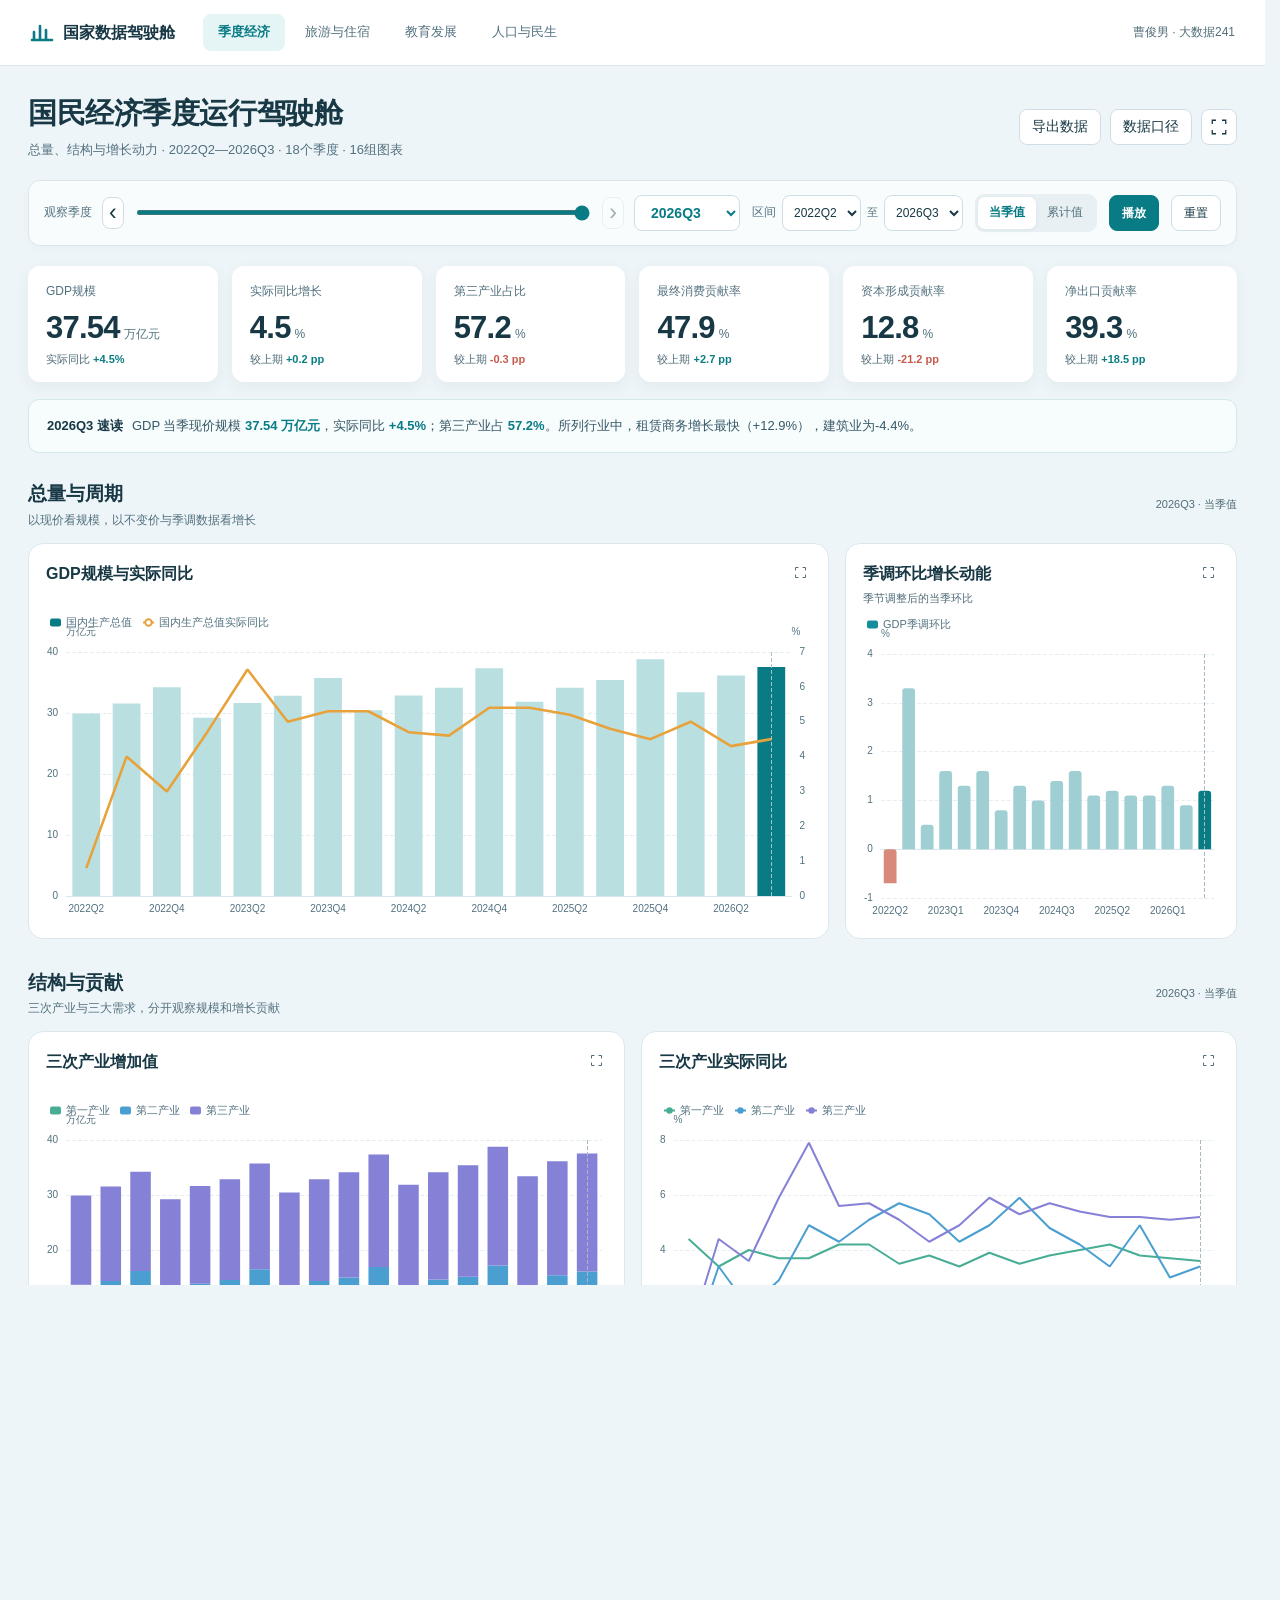
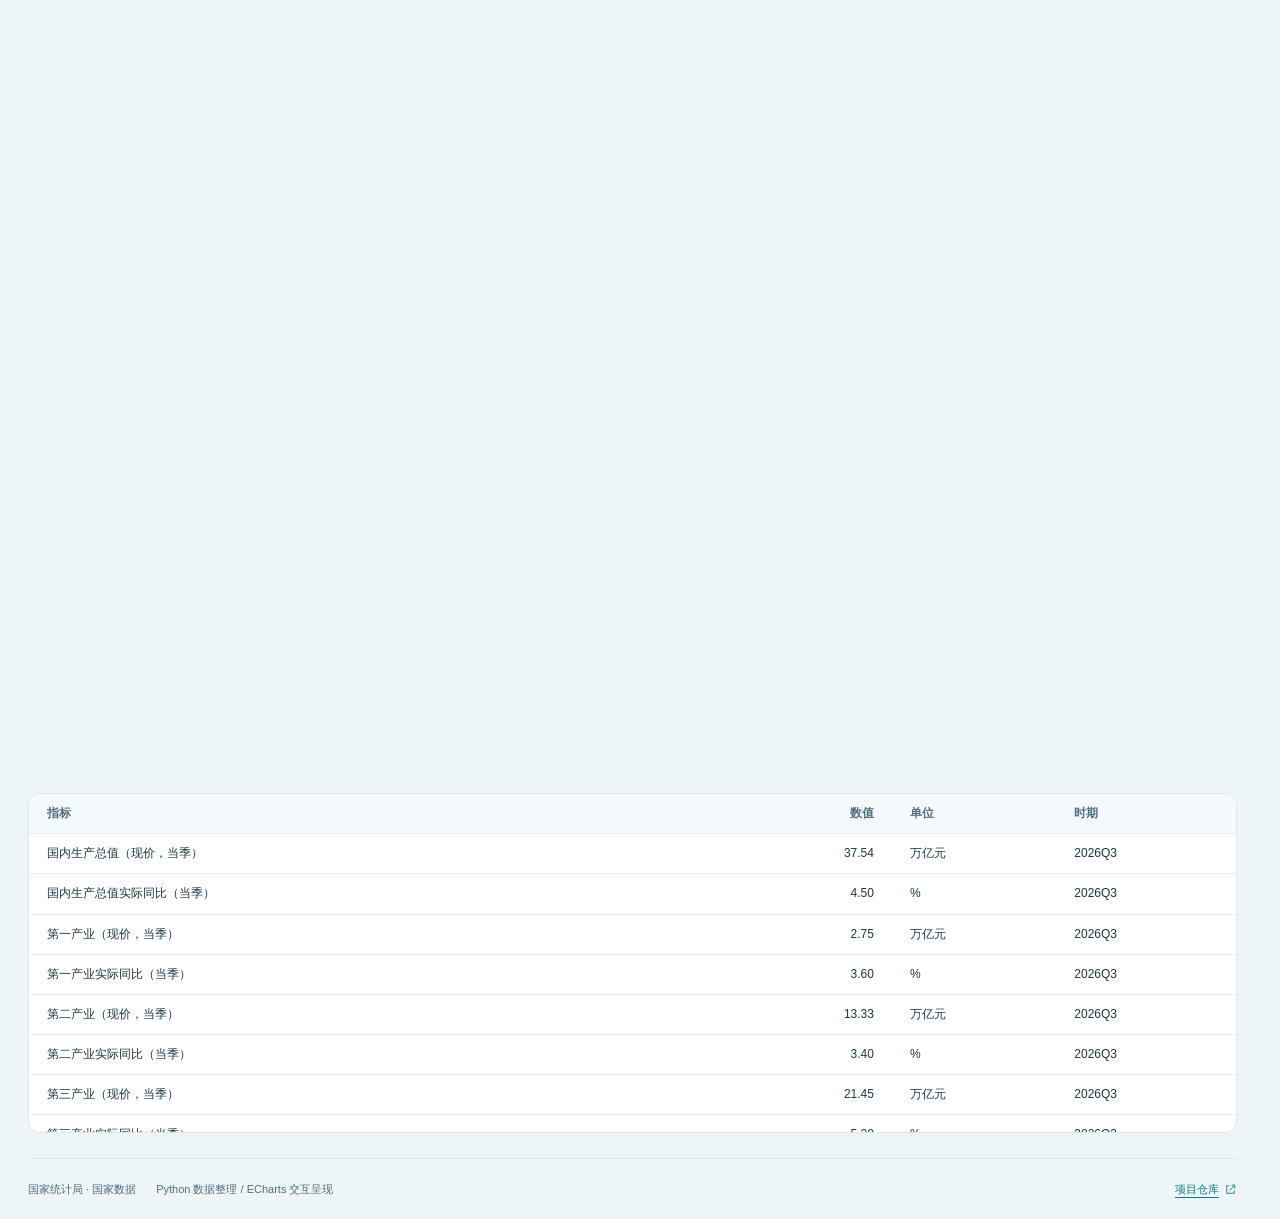
<file: 国家数据可视化看板/index.html>
<!doctype html>
<html lang="zh-CN">
<head>
  <meta charset="utf-8">
  <meta name="viewport" content="width=device-width,initial-scale=1">
  <meta name="description" content="国家统计局真实数据驱动的四主题交互驾驶舱">
  <title>国民经济季度运行 · 国家数据驾驶舱</title>
  <link rel="stylesheet" href="assets/style.css?v=7fd99c2aa5fe">
  <script src="assets/echarts.min.js"></script>
</head>
<body>
<!-- THESIS: 四个统计主题各自成屏，以同一时间轴连接规模、结构和变化，忠实延续用户的浅色参考图。
OWN-WORLD: 雾蓝底色、白色图面、青蓝与低饱和分类色、深色无衬线中文、紧凑工具栏和清晰数字。
STORY: 选主题，读总览，切换年份与口径，沿图形查看结构差异，导出可核查数据。
FIRST VIEWPORT: 顶部四主题导航，标题与操作区，联动时间轴，六项指标，宽主图和侧图；后续成组展开。
FORM: 用户提供的季度GDP、教育和旅游驾驶舱为视觉约束；pinned-reference-20261119；code-led。
FINISH: unreviewed and undocumented is unfinished; this build ends with the finish review, the verdict, DESIGN.md, and every shipping raster carrying its provenance -->
<a href="#content" class="skip-link">跳到图表</a>
<header class="site-header">
  <a class="brand" href="index.html"><svg viewBox="0 0 24 24" aria-hidden="true"><path d="M4 19V11M10 19V5M16 19V9M22 19H2"/></svg><span>国家数据驾驶舱</span></a>
  <nav aria-label="主题导航"><a href="dashboards/economy.html" aria-current="page">季度经济</a><a href="dashboards/tourism.html">旅游与住宿</a><a href="dashboards/education.html">教育发展</a><a href="dashboards/population.html">人口与民生</a></nav>
  <span class="byline">曹俊男 · 大数据241</span>
</header>
<main>
  <div class="page-heading">
    <div><h1 id="pageTitle"></h1><p id="pageSubtitle"></p></div>
    <div class="actions"><button id="downloadCsv" class="button">导出数据</button><button id="openSources" class="button">数据口径</button><button id="fullscreen" class="button icon-button" aria-label="全屏展示"><svg viewBox="0 0 24 24" aria-hidden="true"><path d="M8 3H3v5m13-5h5v5M3 16v5h5m13-5v5h-5"/></svg></button></div>
  </div>
  <section class="control-bar" aria-label="看板筛选">
    <div class="period-controls"><span class="control-label" id="periodLabel">观察年份</span><button class="step-button" id="prev" aria-label="上一个时期">‹</button><input id="timeline" type="range" min="0" step="1" aria-label="观察时期"><button class="step-button" id="next" aria-label="下一个时期">›</button><label class="sr-only" for="period">观察时期</label><select id="period"></select></div>
    <div class="range-controls"><label for="rangeStart">区间</label><select id="rangeStart" aria-label="区间起点"></select><span class="range-to">至</span><select id="rangeEnd" aria-label="区间终点"></select></div>
    <div id="modeSwitch" class="segmented" aria-label="数据口径" hidden><button data-mode="current" aria-pressed="true">当季值</button><button data-mode="cumulative" aria-pressed="false">累计值</button></div>
    <button id="play" class="button primary" aria-pressed="false">播放</button><button id="reset" class="button">重置</button>
  </section>
  <fieldset id="categoryFilters" class="category-filters" hidden><legend>观察学段</legend><div id="categoryChoices"></div><span>仅影响按学段统计的图表</span></fieldset>
  <section id="kpis" class="kpi-grid" aria-label="核心指标"></section>
  <p class="insight" id="insight" aria-live="polite"></p>
  <div id="content"></div>
  <section class="data-section" aria-label="数据明细"><div class="section-heading"><div><h2>数据明细</h2><p>当前观察期的数值与实际公布年份</p></div><button id="downloadSnapshot" class="button">导出当前期</button></div><div class="table-scroll"><table><thead><tr><th>指标</th><th>数值</th><th>单位</th><th>时期</th></tr></thead><tbody id="detailRows"></tbody></table></div></section>
  <footer><span>国家统计局 · 国家数据</span><span>Python 数据整理 / ECharts 交互呈现</span><a href="https://github.com/YDZ-R/-" target="_blank" rel="noopener">项目仓库<svg viewBox="0 0 24 24" aria-hidden="true"><path d="M14 4h6v6M20 4 10 14M10 5H5v14h14v-5"/></svg></a></footer>
</main>
<dialog id="sourceDialog" aria-labelledby="sourceTitle"><div class="dialog-heading"><h2 id="sourceTitle">数据来源与统计口径</h2><button class="button close-dialog" data-close="sourceDialog" aria-label="关闭数据口径">关闭</button></div><div class="source-content"><p>数据查询入口：<a href="https://data.stats.gov.cn/dg/website/page.html#/pc/national/home" target="_blank" rel="noopener">国家统计局国家数据</a>。采集日期：2026-11-19。</p><p>原始查询快照、官方Excel核对文件、数据字典和处理代码均随项目归档。空白不补零，不生成未公布数据。</p><ul id="sourceNotes"></ul></div></dialog>
<dialog id="chartDialog" aria-labelledby="expandedTitle"><div class="dialog-heading"><h2 id="expandedTitle"></h2><div><button id="savePng" class="button">保存PNG</button><button class="button close-dialog" data-close="chartDialog">关闭</button></div></div><div id="expandedChart"></div></dialog>
<div class="toast" id="toast" role="status" hidden></div>
<noscript>请启用JavaScript以使用交互图表。原始和清洗数据也可在项目data目录中查看。</noscript>
<script>const DASHBOARD={"id":"economy","title":"国民经济季度运行","subtitle":"总量、结构与增长动力","accent":"#087b85","periods":["2022Q2","2022Q3","2022Q4","2023Q1","2023Q2","2023Q3","2023Q4","2024Q1","2024Q2","2024Q3","2024Q4","2025Q1","2025Q2","2025Q3","2025Q4","2026Q1","2026Q2","2026Q3"],"default_period":"2026Q3","series":{"gdp_current":{"id":"gdp_current","label":"国内生产总值","unit":"万亿元","values":{"2022Q2":29.91115,"2022Q3":31.53996,"2022Q4":34.23424,"2023Q1":29.23688,"2023Q2":31.62375,"2023Q3":32.84407,"2023Q4":35.72248,"2024Q1":30.45252,"2024Q2":32.85854,"2024Q3":34.14432,"2024Q4":37.35124,"2025Q1":31.84664,"2025Q2":34.13953,"2025Q3":35.41062,"2025Q4":38.79113,"2026Q1":33.41929,"2026Q2":36.15111,"2026Q3":37.53672},"source_table":"economy_nominal","source_indicator":"国内生产总值当季值 (亿元)","source_factor":0.0001,"source_subtract":0},"gdp_growth_current":{"id":"gdp_growth_current","label":"国内生产总值","unit":"%","values":{"2022Q2":0.8,"2022Q3":4.0,"2022Q4":3.0,"2023Q1":4.7,"2023Q2":6.5,"2023Q3":5.0,"2023Q4":5.3,"2024Q1":5.3,"2024Q2":4.7,"2024Q3":4.6,"2024Q4":5.4,"2025Q1":5.4,"2025Q2":5.2,"2025Q3":4.8,"2025Q4":4.5,"2026Q1":5.0,"2026Q2":4.3,"2026Q3":4.5},"source_table":"economy_real_growth","source_indicator":"国内生产总值指数 (上年同期=100) 当季值","source_factor":1,"source_subtract":100},"sector1_current":{"id":"sector1_current","label":"第一产业","unit":"万亿元","values":{"2022Q2":1.81827,"2022Q3":2.56535,"2022Q4":3.34501,"2023Q1":1.15004,"2023Q2":1.86955,"2023Q3":2.57597,"2023Q4":3.32135,"2024Q1":1.14756,"2024Q2":1.90575,"2024Q3":2.69645,"2024Q4":3.41383,"2025Q1":1.17298,"2025Q2":1.9505,"2025Q3":2.69523,"2025Q4":3.51597,"2026Q1":1.19408,"2026Q2":1.9581,"2026Q3":2.74721},"source_table":"economy_nominal","source_indicator":"第一产业增加值当季值 (亿元)","source_factor":0.0001,"source_subtract":0},"sector1_growth_current":{"id":"sector1_growth_current","label":"第一产业","unit":"%","values":{"2022Q2":4.4,"2022Q3":3.4,"2022Q4":4.0,"2023Q1":3.7,"2023Q2":3.7,"2023Q3":4.2,"2023Q4":4.2,"2024Q1":3.5,"2024Q2":3.8,"2024Q3":3.4,"2024Q4":3.9,"2025Q1":3.5,"2025Q2":3.8,"2025Q3":4.0,"2025Q4":4.2,"2026Q1":3.8,"2026Q2":3.7,"2026Q3":3.6},"source_table":"economy_real_growth","source_indicator":"第一产业增加值指数 (上年同期=100) 当季值","source_factor":1,"source_subtract":100},"sector2_current":{"id":"sector2_current","label":"第二产业","unit":"万亿元","values":{"2022Q2":11.86892,"2022Q3":11.78485,"2022Q4":12.81724,"2023Q1":10.45795,"2023Q2":11.99289,"2023Q3":11.96817,"2023Q4":13.1746,"2024Q1":10.79176,"2024Q2":12.45094,"2024Q3":12.28103,"2024Q4":13.50681,"2025Q1":11.15493,"2025Q2":12.67133,"2025Q3":12.45871,"2025Q4":13.68033,"2026Q1":11.61349,"2026Q2":13.4338,"2026Q3":13.33493},"source_table":"economy_nominal","source_indicator":"第二产业增加值当季值 (亿元)","source_factor":0.0001,"source_subtract":0},"sector2_growth_current":{"id":"sector2_growth_current","label":"第二产业","unit":"%","values":{"2022Q2":0.2,"2022Q3":3.4,"2022Q4":1.9,"2023Q1":2.9,"2023Q2":4.9,"2023Q3":4.3,"2023Q4":5.1,"2024Q1":5.7,"2024Q2":5.3,"2024Q3":4.3,"2024Q4":4.9,"2025Q1":5.9,"2025Q2":4.8,"2025Q3":4.2,"2025Q4":3.4,"2026Q1":4.9,"2026Q2":3.0,"2026Q3":3.4},"source_table":"economy_real_growth","source_indicator":"第二产业增加值指数 (上年同期=100) 当季值","source_factor":1,"source_subtract":100},"sector3_current":{"id":"sector3_current","label":"第三产业","unit":"万亿元","values":{"2022Q2":16.22396,"2022Q3":17.18976,"2022Q4":18.07198,"2023Q1":17.62888,"2023Q2":17.76132,"2023Q3":18.29992,"2023Q4":19.22653,"2024Q1":18.5132,"2024Q2":18.50185,"2024Q3":19.16685,"2024Q4":20.4306,"2025Q1":19.51873,"2025Q2":19.51769,"2025Q3":20.25668,"2025Q4":21.59483,"2026Q1":20.61172,"2026Q2":20.7592,"2026Q3":21.45458},"source_table":"economy_nominal","source_indicator":"第三产业增加值当季值 (亿元)","source_factor":0.0001,"source_subtract":0},"sector3_growth_current":{"id":"sector3_growth_current","label":"第三产业","unit":"%","values":{"2022Q2":0.8,"2022Q3":4.4,"2022Q4":3.6,"2023Q1":5.9,"2023Q2":7.9,"2023Q3":5.6,"2023Q4":5.7,"2024Q1":5.1,"2024Q2":4.3,"2024Q3":4.9,"2024Q4":5.9,"2025Q1":5.3,"2025Q2":5.7,"2025Q3":5.4,"2025Q4":5.2,"2026Q1":5.2,"2026Q2":5.1,"2026Q3":5.2},"source_table":"economy_real_growth","source_indicator":"第三产业增加值指数 (上年同期=100) 当季值","source_factor":1,"source_subtract":100},"agriculture_current":{"id":"agriculture_current","label":"农林牧渔业","unit":"万亿元","values":{"2022Q2":1.91219,"2022Q3":2.68239,"2022Q4":3.5059,"2023Q1":1.22178,"2023Q2":1.97474,"2023Q3":2.70373,"2023Q4":3.49646,"2024Q1":1.22671,"2024Q2":2.02291,"2024Q3":2.84074,"2024Q4":3.60724,"2025Q1":1.2577,"2025Q2":2.07662,"2025Q3":2.85058,"2025Q4":3.7258,"2026Q1":1.28505,"2026Q2":2.09505,"2026Q3":2.91661},"source_table":"economy_nominal","source_indicator":"农林牧渔业增加值当季值 (亿元)","source_factor":0.0001,"source_subtract":0},"agriculture_growth_current":{"id":"agriculture_growth_current","label":"农林牧渔业","unit":"%","values":{"2022Q2":4.6,"2022Q3":3.7,"2022Q4":4.2,"2023Q1":3.8,"2023Q2":4.0,"2023Q3":4.3,"2023Q4":4.3,"2024Q1":3.9,"2024Q2":4.1,"2024Q3":3.8,"2024Q4":4.2,"2025Q1":3.7,"2025Q2":4.0,"2025Q3":4.1,"2025Q4":4.3,"2026Q1":4.0,"2026Q2":3.9,"2026Q3":3.8},"source_table":"economy_real_growth","source_indicator":"农林牧渔业增加值指数 (上年同期=100) 当季值","source_factor":1,"source_subtract":100},"industry_current":{"id":"industry_current","label":"工业","unit":"万亿元","values":{"2022Q2":9.75914,"2022Q3":9.6915,"2022Q4":10.32279,"2023Q1":9.19214,"2023Q2":9.72982,"2023Q3":9.7575,"2023Q4":10.53884,"2024Q1":9.46396,"2024Q2":10.14089,"2024Q3":10.04673,"2024Q4":10.80027,"2025Q1":9.81039,"2025Q2":10.39964,"2025Q3":10.3271,"2025Q4":11.14547,"2026Q1":10.33882,"2026Q2":11.28362,"2026Q3":11.31617},"source_table":"economy_nominal","source_indicator":"工业增加值当季值 (亿元)","source_factor":0.0001,"source_subtract":0},"industry_growth_current":{"id":"industry_growth_current","label":"工业","unit":"%","values":{"2022Q2":0.1,"2022Q3":3.1,"2022Q4":1.4,"2023Q1":2.5,"2023Q2":4.2,"2023Q3":3.8,"2023Q4":4.8,"2024Q1":5.9,"2024Q2":5.8,"2024Q3":4.9,"2024Q4":5.6,"2025Q1":6.3,"2025Q2":6.2,"2025Q3":5.8,"2025Q4":5.0,"2026Q1":6.1,"2026Q2":4.7,"2026Q3":5.2},"source_table":"economy_real_growth","source_indicator":"工业增加值指数 (上年同期=100) 当季值","source_factor":1,"source_subtract":100},"construction_current":{"id":"construction_current","label":"建筑业","unit":"万亿元","values":{"2022Q2":2.16434,"2022Q3":2.15444,"2022Q4":2.57503,"2023Q1":1.32858,"2023Q2":2.32783,"2023Q3":2.28274,"2023Q4":2.72491,"2024Q1":1.39624,"2024Q2":2.37762,"2024Q3":2.31202,"2024Q4":2.80039,"2025Q1":1.42556,"2025Q2":2.34934,"2025Q3":2.22012,"2025Q4":2.64749,"2026Q1":1.36321,"2026Q2":2.24108,"2026Q3":2.11678},"source_table":"economy_nominal","source_indicator":"建筑业增加值当季值 (亿元)","source_factor":0.0001,"source_subtract":0},"construction_growth_current":{"id":"construction_growth_current","label":"建筑业","unit":"%","values":{"2022Q2":1.0,"2022Q3":5.3,"2022Q4":4.4,"2023Q1":6.8,"2023Q2":8.3,"2023Q3":6.7,"2023Q4":6.7,"2024Q1":4.8,"2024Q2":3.3,"2024Q3":2.0,"2024Q4":2.5,"2025Q1":3.1,"2025Q2":-0.6,"2025Q3":-2.3,"2025Q4":-2.5,"2026Q1":-3.8,"2026Q2":-4.1,"2026Q3":-4.4},"source_table":"economy_real_growth","source_indicator":"建筑业增加值指数 (上年同期=100) 当季值","source_factor":1,"source_subtract":100},"trade_current":{"id":"trade_current","label":"批发和零售业","unit":"万亿元","values":{"2022Q2":2.91882,"2022Q3":3.1388,"2022Q4":3.4046,"2023Q1":2.98536,"2023Q2":3.16251,"2023Q3":3.30633,"2023Q4":3.62676,"2024Q1":3.16882,"2024Q2":3.35912,"2024Q3":3.52402,"2024Q4":3.8672,"2025Q1":3.33943,"2025Q2":3.5446,"2025Q3":3.67125,"2025Q4":4.02551,"2026Q1":3.50713,"2026Q2":3.71456,"2026Q3":3.90445},"source_table":"economy_nominal","source_indicator":"批发和零售业增加值当季值 (亿元)","source_factor":0.0001,"source_subtract":0},"trade_growth_current":{"id":"trade_growth_current","label":"批发和零售业","unit":"%","values":{"2022Q2":0.8,"2022Q3":4.2,"2022Q4":2.9,"2023Q1":6.6,"2023Q2":8.6,"2023Q3":6.1,"2023Q4":7.6,"2024Q1":7.0,"2024Q2":6.3,"2024Q3":6.0,"2024Q4":6.7,"2025Q1":5.8,"2025Q2":6.0,"2025Q3":4.9,"2025Q4":3.7,"2026Q1":4.1,"2026Q2":3.3,"2026Q3":5.6},"source_table":"economy_real_growth","source_indicator":"批发和零售业增加值指数 (上年同期=100) 当季值","source_factor":1,"source_subtract":100},"transport_current":{"id":"transport_current","label":"交通运输、仓储和邮政业","unit":"万亿元","values":{"2022Q2":1.28737,"2022Q3":1.38874,"2022Q4":1.31424,"2023Q1":1.22754,"2023Q2":1.42352,"2023Q3":1.55698,"2023Q4":1.43578,"2024Q1":1.31248,"2024Q2":1.4752,"2024Q3":1.59978,"2024Q4":1.51708,"2025Q1":1.38537,"2025Q2":1.55561,"2025Q3":1.67063,"2025Q4":1.5976,"2026Q1":1.4638,"2026Q2":1.66917,"2026Q3":1.75934},"source_table":"economy_nominal","source_indicator":"交通运输、仓储和邮政业增加值当季值 (亿元)","source_factor":0.0001,"source_subtract":0},"transport_growth_current":{"id":"transport_growth_current","label":"交通运输、仓储和邮政业","unit":"%","values":{"2022Q2":-2.0,"2022Q3":4.3,"2022Q4":-2.4,"2023Q1":5.0,"2023Q2":8.9,"2023Q3":8.6,"2023Q4":9.5,"2024Q1":6.9,"2024Q2":6.1,"2024Q3":6.2,"2024Q4":7.5,"2025Q1":7.2,"2025Q2":5.6,"2025Q3":4.8,"2025Q4":3.4,"2026Q1":4.3,"2026Q2":5.1,"2026Q3":5.9},"source_table":"economy_real_growth","source_indicator":"交通运输、仓储和邮政业增加值指数 (上年同期=100) 当季值","source_factor":1,"source_subtract":100},"hospitality_current":{"id":"hospitality_current","label":"住宿和餐饮业","unit":"万亿元","values":{"2022Q2":0.41199,"2022Q3":0.52346,"2022Q4":0.56117,"2023Q1":0.49207,"2023Q2":0.50798,"2023Q3":0.62233,"2023Q4":0.68603,"2024Q1":0.54059,"2024Q2":0.54602,"2024Q3":0.6639,"2024Q4":0.73894,"2025Q1":0.57305,"2025Q2":0.58117,"2025Q3":0.69623,"2025Q4":0.78986,"2026Q1":0.60546,"2026Q2":0.62025,"2026Q3":0.74576},"source_table":"economy_nominal","source_indicator":"住宿和餐饮业增加值当季值 (亿元)","source_factor":0.0001,"source_subtract":0},"hospitality_growth_current":{"id":"hospitality_growth_current","label":"住宿和餐饮业","unit":"%","values":{"2022Q2":-4.1,"2022Q3":3.9,"2022Q4":-4.7,"2023Q1":15.4,"2023Q2":19.3,"2023Q3":14.5,"2023Q4":16.5,"2024Q1":7.9,"2024Q2":6.5,"2024Q3":6.5,"2024Q4":7.2,"2025Q1":5.1,"2025Q2":5.2,"2025Q3":3.6,"2025Q4":5.6,"2026Q1":4.3,"2026Q2":5.8,"2026Q3":6.3},"source_table":"economy_real_growth","source_indicator":"住宿和餐饮业增加值指数 (上年同期=100) 当季值","source_factor":1,"source_subtract":100},"finance_current":{"id":"finance_current","label":"金融业","unit":"万亿元","values":{"2022Q2":2.18309,"2022Q3":2.23724,"2022Q4":2.1655,"2023Q1":2.38766,"2023Q2":2.36951,"2023Q3":2.36938,"2023Q4":2.26614,"2024Q1":2.45948,"2024Q2":2.40556,"2024Q3":2.4496,"2024Q4":2.38093,"2025Q1":2.53166,"2025Q2":2.51422,"2025Q3":2.61912,"2025Q4":2.46866,"2026Q1":2.72246,"2026Q2":2.73898,"2026Q3":2.74488},"source_table":"economy_nominal","source_indicator":"金融业增加值当季值 (亿元)","source_factor":0.0001,"source_subtract":0},"finance_growth_current":{"id":"finance_growth_current","label":"金融业","unit":"%","values":{"2022Q2":2.0,"2022Q3":1.5,"2022Q4":1.9,"2023Q1":5.4,"2023Q2":6.1,"2023Q3":4.9,"2023Q4":4.4,"2024Q1":3.4,"2024Q2":2.5,"2024Q3":4.3,"2024Q4":4.7,"2025Q1":3.8,"2025Q2":5.8,"2025Q3":5.2,"2025Q4":3.3,"2026Q1":6.5,"2026Q2":6.9,"2026Q3":4.1},"source_table":"economy_real_growth","source_indicator":"金融业增加值指数 (上年同期=100) 当季值","source_factor":1,"source_subtract":100},"estate_current":{"id":"estate_current","label":"房地产业","unit":"万亿元","values":{"2022Q2":2.19351,"2022Q3":2.16355,"2022Q4":2.24548,"2023Q1":2.29109,"2023Q2":2.25615,"2023Q3":2.08552,"2023Q4":2.16539,"2024Q1":2.08213,"2024Q2":2.11267,"2024Q3":2.00477,"2024Q4":2.20513,"2025Q1":2.11825,"2025Q2":2.09595,"2025Q3":1.97749,"2025Q4":2.11074,"2026Q1":2.03264,"2026Q2":2.10384,"2026Q3":1.98741},"source_table":"economy_nominal","source_indicator":"房地产业增加值当季值 (亿元)","source_factor":0.0001,"source_subtract":0},"estate_growth_current":{"id":"estate_growth_current","label":"房地产业","unit":"%","values":{"2022Q2":-4.8,"2022Q3":-2.1,"2022Q4":-4.9,"2023Q1":1.8,"2023Q2":-0.6,"2023Q3":-2.1,"2023Q4":-2.2,"2024Q1":-4.7,"2024Q2":-4.1,"2024Q3":-1.6,"2024Q4":1.7,"2025Q1":1.0,"2025Q2":1.0,"2025Q3":-0.2,"2025Q4":-1.0,"2026Q1":-0.1,"2026Q2":-0.2,"2026Q3":-0.4},"source_table":"economy_real_growth","source_indicator":"房地产业增加值指数 (上年同期=100) 当季值","source_factor":1,"source_subtract":100},"it_current":{"id":"it_current","label":"信息传输、软件和信息技术服务业","unit":"万亿元","values":{"2022Q2":1.33412,"2022Q3":1.17272,"2022Q4":1.28118,"2023Q1":1.47008,"2023Q2":1.54199,"2023Q3":1.29668,"2023Q4":1.44108,"2024Q1":1.68536,"2024Q2":1.70438,"2024Q3":1.42289,"2024Q4":1.58313,"2025Q1":1.85305,"2025Q2":1.89084,"2025Q3":1.57691,"2025Q4":1.73908,"2026Q1":2.0444,"2026Q2":2.08904,"2026Q3":1.71873},"source_table":"economy_nominal","source_indicator":"信息传输、软件和信息技术服务业增加值当季值 (亿元)","source_factor":0.0001,"source_subtract":0},"it_growth_current":{"id":"it_growth_current","label":"信息传输、软件和信息技术服务业","unit":"%","values":{"2022Q2":11.2,"2022Q3":11.6,"2022Q4":13.6,"2023Q1":11.8,"2023Q2":15.2,"2023Q3":10.8,"2023Q4":11.6,"2024Q1":14.5,"2024Q2":11.0,"2024Q3":10.8,"2024Q4":10.5,"2025Q1":10.3,"2025Q2":11.8,"2025Q3":11.7,"2025Q4":10.7,"2026Q1":10.6,"2026Q2":10.8,"2026Q3":9.8},"source_table":"economy_real_growth","source_indicator":"信息传输、软件和信息技术服务业增加值指数 (上年同期=100) 当季值","source_factor":1,"source_subtract":100},"business_current":{"id":"business_current","label":"租赁和商务服务业","unit":"万亿元","values":{"2022Q2":0.92536,"2022Q3":1.12727,"2022Q4":1.3404,"2023Q1":1.1278,"2023Q2":1.11195,"2023Q3":1.28185,"2023Q4":1.5223,"2024Q1":1.28514,"2024Q2":1.23775,"2024Q3":1.44847,"2024Q4":1.72272,"2025Q1":1.43328,"2025Q2":1.36627,"2025Q3":1.59481,"2025Q4":1.9722,"2026Q1":1.62089,"2026Q2":1.53832,"2026Q3":1.81558},"source_table":"economy_nominal","source_indicator":"租赁和商务服务业增加值当季值 (亿元)","source_factor":0.0001,"source_subtract":0},"business_growth_current":{"id":"business_growth_current","label":"租赁和商务服务业","unit":"%","values":{"2022Q2":0.0,"2022Q3":8.7,"2022Q4":8.9,"2023Q1":8.4,"2023Q2":17.2,"2023Q3":11.0,"2023Q4":11.0,"2024Q1":11.5,"2024Q2":9.5,"2024Q3":11.5,"2024Q4":11.8,"2025Q1":10.2,"2025Q2":9.0,"2025Q3":8.6,"2025Q4":12.7,"2026Q1":12.2,"2026Q2":11.6,"2026Q3":12.9},"source_table":"economy_real_growth","source_indicator":"租赁和商务服务业增加值指数 (上年同期=100) 当季值","source_factor":1,"source_subtract":100},"other_current":{"id":"other_current","label":"其他服务业","unit":"万亿元","values":{"2022Q2":4.82121,"2022Q3":5.25986,"2022Q4":5.51794,"2023Q1":5.51277,"2023Q2":5.21776,"2023Q3":5.58102,"2023Q4":5.81877,"2024Q1":5.83161,"2024Q2":5.47641,"2024Q3":5.8314,"2024Q4":6.12821,"2025Q1":6.11889,"2025Q2":5.76526,"2025Q3":6.20638,"2025Q4":6.56873,"2026Q1":6.43542,"2026Q2":6.05721,"2026Q3":6.51102},"source_table":"economy_nominal","source_indicator":"其他行业增加值当季值 (亿元)","source_factor":0.0001,"source_subtract":0},"other_growth_current":{"id":"other_growth_current","label":"其他服务业","unit":"%","values":{"2022Q2":1.4,"2022Q3":6.0,"2022Q4":7.4,"2023Q1":4.9,"2023Q2":7.1,"2023Q3":4.8,"2023Q4":3.6,"2024Q1":4.3,"2024Q2":3.6,"2024Q3":3.4,"2024Q4":4.3,"2025Q1":4.1,"2025Q2":4.4,"2025Q3":5.5,"2025Q4":5.9,"2026Q1":4.0,"2026Q2":3.7,"2026Q3":3.6},"source_table":"economy_real_growth","source_indicator":"其他行业增加值指数 (上年同期=100) 当季值","source_factor":1,"source_subtract":100},"share1_current":{"id":"share1_current","label":"第一产业","unit":"%","values":{"2022Q2":6.078904,"2022Q3":8.13365,"2022Q4":9.770949,"2023Q1":3.933525,"2023Q2":5.911854,"2023Q3":7.843029,"2023Q4":9.297647,"2024Q1":3.768358,"2024Q2":5.799862,"2024Q3":7.897214,"2024Q4":9.139804,"2025Q1":3.683214,"2025Q2":5.713318,"2025Q3":7.611361,"2025Q4":9.06385,"2026Q1":3.573026,"2026Q2":5.416431,"2026Q3":7.318727},"derived_from":["sector1_current","gdp_current"]},"contrib1_current":{"id":"contrib1_current","label":"第一产业","unit":"%","values":{"2022Q2":35.0,"2022Q3":7.6,"2022Q4":13.2,"2023Q1":3.2,"2023Q2":3.7,"2023Q3":7.3,"2023Q4":7.9,"2024Q1":2.7,"2024Q2":5.2,"2024Q3":6.4,"2024Q4":7.2,"2025Q1":2.6,"2025Q2":4.6,"2025Q3":7.0,"2025Q4":9.1,"2026Q1":2.6,"2026Q2":4.9,"2026Q3":6.3},"source_table":"economy_contribution","source_indicator":"第一产业贡献率当季值 (%)","source_factor":1,"source_subtract":0},"share2_current":{"id":"share2_current","label":"第二产业","unit":"%","values":{"2022Q2":39.680587,"2022Q3":37.364822,"2022Q4":37.439826,"2023Q1":35.76972,"2023Q2":37.923681,"2023Q3":36.439363,"2023Q4":36.880418,"2024Q1":35.437987,"2024Q2":37.892554,"2024Q3":35.968003,"2024Q4":36.161611,"2025Q1":35.027023,"2025Q2":37.116299,"2025Q3":35.183541,"2025Q4":35.266645,"2026Q1":34.750858,"2026Q2":37.160131,"2026Q3":35.525027},"derived_from":["sector2_current","gdp_current"]},"contrib2_current":{"id":"contrib2_current","label":"第二产业","unit":"%","values":{"2022Q2":7.4,"2022Q3":30.8,"2022Q4":23.4,"2023Q1":21.8,"2023Q2":28.2,"2023Q3":30.8,"2023Q4":35.2,"2024Q1":38.4,"2024Q2":42.1,"2024Q3":34.1,"2024Q4":33.6,"2025Q1":38.2,"2025Q2":34.2,"2025Q3":31.2,"2025Q4":27.6,"2026Q1":34.1,"2026Q2":25.7,"2026Q3":27.2},"source_table":"economy_contribution","source_indicator":"第二产业贡献率当季值 (%)","source_factor":1,"source_subtract":0},"share3_current":{"id":"share3_current","label":"第三产业","unit":"%","values":{"2022Q2":54.240509,"2022Q3":54.501528,"2022Q4":52.789196,"2023Q1":60.296721,"2023Q2":56.164497,"2023Q3":55.717577,"2023Q4":53.821935,"2024Q1":60.793655,"2024Q2":56.307584,"2024Q3":56.134812,"2024Q4":54.698586,"2025Q1":61.289762,"2025Q2":57.170354,"2025Q3":57.205098,"2025Q4":55.669505,"2026Q1":61.676116,"2026Q2":57.42341,"2026Q3":57.156246},"derived_from":["sector3_current","gdp_current"]},"contrib3_current":{"id":"contrib3_current","label":"第三产业","unit":"%","values":{"2022Q2":57.6,"2022Q3":61.6,"2022Q4":63.4,"2023Q1":75.0,"2023Q2":68.1,"2023Q3":61.9,"2023Q4":56.9,"2024Q1":58.9,"2024Q2":52.7,"2024Q3":59.5,"2024Q4":59.2,"2025Q1":59.2,"2025Q2":61.2,"2025Q3":61.8,"2025Q4":63.2,"2026Q1":63.2,"2026Q2":69.4,"2026Q3":66.5},"source_table":"economy_contribution","source_indicator":"第三产业贡献率当季值 (%)","source_factor":1,"source_subtract":0},"demand1_current":{"id":"demand1_current","label":"最终消费支出","unit":"%","values":{"2022Q2":-109.1,"2022Q3":69.4,"2022Q4":23.6,"2023Q1":67.7,"2023Q2":84.6,"2023Q3":98.4,"2023Q4":88.3,"2024Q1":76.5,"2024Q2":50.5,"2024Q3":32.6,"2024Q4":32.1,"2025Q1":50.1,"2025Q2":51.0,"2025Q3":54.1,"2025Q4":52.9,"2026Q1":46.7,"2026Q2":45.2,"2026Q3":47.9},"source_table":"economy_demand","source_indicator":"最终消费支出对国内生产总值增长贡献率当季值 (%)","source_factor":1,"source_subtract":0},"demand2_current":{"id":"demand2_current","label":"资本形成总额","unit":"%","values":{"2022Q2":39.0,"2022Q3":9.1,"2022Q4":113.6,"2023Q1":38.1,"2023Q2":30.1,"2023Q3":22.8,"2023Q4":15.0,"2024Q1":9.2,"2024Q2":38.4,"2024Q3":22.8,"2024Q4":22.1,"2025Q1":4.7,"2025Q2":24.2,"2025Q3":15.9,"2025Q4":16.0,"2026Q1":38.0,"2026Q2":34.0,"2026Q3":12.8},"source_table":"economy_demand","source_indicator":"资本形成总额对国内生产总值增长贡献率当季值 (%)","source_factor":1,"source_subtract":0},"demand3_current":{"id":"demand3_current","label":"货物和服务净出口","unit":"%","values":{"2022Q2":170.1,"2022Q3":21.6,"2022Q4":-37.2,"2023Q1":-5.8,"2023Q2":-14.7,"2023Q3":-21.2,"2023Q4":-3.3,"2024Q1":14.3,"2024Q2":11.1,"2024Q3":44.5,"2024Q4":45.8,"2025Q1":45.2,"2025Q2":24.8,"2025Q3":30.0,"2025Q4":31.1,"2026Q1":15.3,"2026Q2":20.8,"2026Q3":39.3},"source_table":"economy_demand","source_indicator":"货物和服务净出口对国内生产总值增长贡献率当季值 (%)","source_factor":1,"source_subtract":0},"gdp_cumulative":{"id":"gdp_cumulative","label":"国内生产总值","unit":"万亿元","values":{"2022Q2":57.62873,"2022Q3":89.1687,"2022Q4":123.40294,"2023Q1":29.23688,"2023Q2":60.86063,"2023Q3":93.7047,"2023Q4":129.42717,"2024Q1":30.45252,"2024Q2":63.31106,"2024Q3":97.45538,"2024Q4":134.80662,"2025Q1":31.84664,"2025Q2":65.98616,"2025Q3":101.39679,"2025Q4":140.18792,"2026Q1":33.41929,"2026Q2":69.5704,"2026Q3":107.10712},"source_table":"economy_nominal","source_indicator":"国内生产总值累计值 (亿元)","source_factor":0.0001,"source_subtract":0},"gdp_growth_cumulative":{"id":"gdp_growth_cumulative","label":"国内生产总值","unit":"%","values":{"2022Q2":2.7,"2022Q3":3.2,"2022Q4":3.1,"2023Q1":4.7,"2023Q2":5.7,"2023Q3":5.4,"2023Q4":5.4,"2024Q1":5.3,"2024Q2":4.9,"2024Q3":4.8,"2024Q4":5.0,"2025Q1":5.4,"2025Q2":5.3,"2025Q3":5.2,"2025Q4":5.0,"2026Q1":5.0,"2026Q2":4.7,"2026Q3":4.6},"source_table":"economy_real_growth","source_indicator":"国内生产总值指数 (上年同期=100) 累计值","source_factor":1,"source_subtract":100},"sector1_cumulative":{"id":"sector1_cumulative","label":"第一产业","unit":"万亿元","values":{"2022Q2":2.91034,"2022Q3":5.47569,"2022Q4":8.8207,"2023Q1":1.15004,"2023Q2":3.01959,"2023Q3":5.59556,"2023Q4":8.91691,"2024Q1":1.14756,"2024Q2":3.05331,"2024Q3":5.74975,"2024Q4":9.16358,"2025Q1":1.17298,"2025Q2":3.12348,"2025Q3":5.81871,"2025Q4":9.33468,"2026Q1":1.19408,"2026Q2":3.15218,"2026Q3":5.89939},"source_table":"economy_nominal","source_indicator":"第一产业增加值累计值 (亿元)","source_factor":0.0001,"source_subtract":0},"sector1_growth_cumulative":{"id":"sector1_growth_cumulative","label":"第一产业","unit":"%","values":{"2022Q2":5.1,"2022Q3":4.3,"2022Q4":4.2,"2023Q1":3.7,"2023Q2":3.7,"2023Q3":4.0,"2023Q4":4.1,"2024Q1":3.5,"2024Q2":3.7,"2024Q3":3.5,"2024Q4":3.7,"2025Q1":3.5,"2025Q2":3.7,"2025Q3":3.8,"2025Q4":3.9,"2026Q1":3.8,"2026Q2":3.7,"2026Q3":3.7},"source_table":"economy_real_growth","source_indicator":"第一产业增加值指数 (上年同期=100) 累计值","source_factor":1,"source_subtract":100},"sector2_cumulative":{"id":"sector2_cumulative","label":"第二产业","unit":"万亿元","values":{"2022Q2":22.16087,"2022Q3":33.94572,"2022Q4":46.76296,"2023Q1":10.45795,"2023Q2":22.45084,"2023Q3":34.41901,"2023Q4":47.59361,"2024Q1":10.79176,"2024Q2":23.2427,"2024Q3":35.52373,"2024Q4":49.03054,"2025Q1":11.15493,"2025Q2":23.82626,"2025Q3":36.28497,"2025Q4":49.9653,"2026Q1":11.61349,"2026Q2":25.04729,"2026Q3":38.38223},"source_table":"economy_nominal","source_indicator":"第二产业增加值累计值 (亿元)","source_factor":0.0001,"source_subtract":0},"sector2_growth_cumulative":{"id":"sector2_growth_cumulative","label":"第二产业","unit":"%","values":{"2022Q2":2.0,"2022Q3":2.4,"2022Q4":2.3,"2023Q1":2.9,"2023Q2":4.0,"2023Q3":4.1,"2023Q4":4.4,"2024Q1":5.7,"2024Q2":5.5,"2024Q3":5.1,"2024Q4":5.0,"2025Q1":5.9,"2025Q2":5.3,"2025Q3":4.9,"2025Q4":4.5,"2026Q1":4.9,"2026Q2":3.9,"2026Q3":3.8},"source_table":"economy_real_growth","source_indicator":"第二产业增加值指数 (上年同期=100) 累计值","source_factor":1,"source_subtract":100},"sector3_cumulative":{"id":"sector3_cumulative","label":"第三产业","unit":"万亿元","values":{"2022Q2":32.55753,"2022Q3":49.74729,"2022Q4":67.81927,"2023Q1":17.62888,"2023Q2":35.3902,"2023Q3":53.69012,"2023Q4":72.91665,"2024Q1":18.5132,"2024Q2":37.01505,"2024Q3":56.1819,"2024Q4":76.61249,"2025Q1":19.51873,"2025Q2":39.03643,"2025Q3":59.29311,"2025Q4":80.88793,"2026Q1":20.61172,"2026Q2":41.37092,"2026Q3":62.8255},"source_table":"economy_nominal","source_indicator":"第三产业增加值累计值 (亿元)","source_factor":0.0001,"source_subtract":0},"sector3_growth_cumulative":{"id":"sector3_growth_cumulative","label":"第三产业","unit":"%","values":{"2022Q2":3.0,"2022Q3":3.5,"2022Q4":3.5,"2023Q1":5.9,"2023Q2":6.9,"2023Q3":6.5,"2023Q4":6.3,"2024Q1":5.1,"2024Q2":4.7,"2024Q3":4.8,"2024Q4":5.1,"2025Q1":5.3,"2025Q2":5.5,"2025Q3":5.4,"2025Q4":5.4,"2026Q1":5.2,"2026Q2":5.2,"2026Q3":5.2},"source_table":"economy_real_growth","source_indicator":"第三产业增加值指数 (上年同期=100) 累计值","source_factor":1,"source_subtract":100},"agriculture_cumulative":{"id":"agriculture_cumulative","label":"农林牧渔业","unit":"万亿元","values":{"2022Q2":3.06939,"2022Q3":5.75178,"2022Q4":9.25768,"2023Q1":1.22178,"2023Q2":3.19651,"2023Q3":5.90024,"2023Q4":9.3967,"2024Q1":1.22671,"2024Q2":3.24962,"2024Q3":6.09036,"2024Q4":9.6976,"2025Q1":1.2577,"2025Q2":3.33432,"2025Q3":6.1849,"2025Q4":9.91069,"2026Q1":1.28505,"2026Q2":3.38011,"2026Q3":6.29672},"source_table":"economy_nominal","source_indicator":"农林牧渔业增加值累计值 (亿元)","source_factor":0.0001,"source_subtract":0},"agriculture_growth_cumulative":{"id":"agriculture_growth_cumulative","label":"农林牧渔业","unit":"%","values":{"2022Q2":5.2,"2022Q3":4.5,"2022Q4":4.4,"2023Q1":3.8,"2023Q2":3.9,"2023Q3":4.1,"2023Q4":4.2,"2024Q1":3.9,"2024Q2":4.0,"2024Q3":3.9,"2024Q4":4.0,"2025Q1":3.7,"2025Q2":3.9,"2025Q3":4.0,"2025Q4":4.1,"2026Q1":4.0,"2026Q2":4.0,"2026Q3":3.9},"source_table":"economy_real_growth","source_indicator":"农林牧渔业增加值指数 (上年同期=100) 累计值","source_factor":1,"source_subtract":100},"industry_cumulative":{"id":"industry_cumulative","label":"工业","unit":"万亿元","values":{"2022Q2":18.85087,"2022Q3":28.54237,"2022Q4":38.86516,"2023Q1":9.19214,"2023Q2":18.92196,"2023Q3":28.67946,"2023Q4":39.2183,"2024Q1":9.46396,"2024Q2":19.60485,"2024Q3":29.65158,"2024Q4":40.45185,"2025Q1":9.81039,"2025Q2":20.21002,"2025Q3":30.53713,"2025Q4":41.6826,"2026Q1":10.33882,"2026Q2":21.62244,"2026Q3":32.9386},"source_table":"economy_nominal","source_indicator":"工业增加值累计值 (亿元)","source_factor":0.0001,"source_subtract":0},"industry_growth_cumulative":{"id":"industry_growth_cumulative","label":"工业","unit":"%","values":{"2022Q2":2.4,"2022Q3":2.6,"2022Q4":2.3,"2023Q1":2.5,"2023Q2":3.3,"2023Q3":3.5,"2023Q4":3.8,"2024Q1":5.9,"2024Q2":5.8,"2024Q3":5.5,"2024Q4":5.5,"2025Q1":6.3,"2025Q2":6.2,"2025Q3":6.1,"2025Q4":5.8,"2026Q1":6.1,"2026Q2":5.4,"2026Q3":5.3},"source_table":"economy_real_growth","source_indicator":"工业增加值指数 (上年同期=100) 累计值","source_factor":1,"source_subtract":100},"construction_cumulative":{"id":"construction_cumulative","label":"建筑业","unit":"万亿元","values":{"2022Q2":3.41452,"2022Q3":5.56895,"2022Q4":8.14398,"2023Q1":1.32858,"2023Q2":3.65641,"2023Q3":5.93915,"2023Q4":8.66406,"2024Q1":1.39624,"2024Q2":3.77386,"2024Q3":6.08588,"2024Q4":8.88628,"2025Q1":1.42556,"2025Q2":3.7749,"2025Q3":5.99502,"2025Q4":8.64251,"2026Q1":1.36321,"2026Q2":3.60429,"2026Q3":5.72106},"source_table":"economy_nominal","source_indicator":"建筑业增加值累计值 (亿元)","source_factor":0.0001,"source_subtract":0},"construction_growth_cumulative":{"id":"construction_growth_cumulative","label":"建筑业","unit":"%","values":{"2022Q2":0.2,"2022Q3":2.2,"2022Q4":2.9,"2023Q1":6.8,"2023Q2":7.8,"2023Q3":7.4,"2023Q4":7.1,"2024Q1":4.8,"2024Q2":3.8,"2024Q3":3.1,"2024Q4":2.9,"2025Q1":3.1,"2025Q2":0.7,"2025Q3":-0.5,"2025Q4":-1.1,"2026Q1":-3.8,"2026Q2":-4.0,"2026Q3":-4.1},"source_table":"economy_real_growth","source_indicator":"建筑业增加值指数 (上年同期=100) 累计值","source_factor":1,"source_subtract":100},"trade_cumulative":{"id":"trade_cumulative","label":"批发和零售业","unit":"万亿元","values":{"2022Q2":5.67434,"2022Q3":8.81315,"2022Q4":12.21775,"2023Q1":2.98536,"2023Q2":6.14787,"2023Q3":9.4542,"2023Q4":13.08097,"2024Q1":3.16882,"2024Q2":6.52795,"2024Q3":10.05196,"2024Q4":13.91916,"2025Q1":3.33943,"2025Q2":6.88403,"2025Q3":10.55529,"2025Q4":14.5808,"2026Q1":3.50713,"2026Q2":7.22169,"2026Q3":11.12614},"source_table":"economy_nominal","source_indicator":"批发和零售业增加值累计值 (亿元)","source_factor":0.0001,"source_subtract":0},"trade_growth_cumulative":{"id":"trade_growth_cumulative","label":"批发和零售业","unit":"%","values":{"2022Q2":3.5,"2022Q3":3.7,"2022Q4":3.5,"2023Q1":6.6,"2023Q2":7.6,"2023Q3":7.1,"2023Q4":7.2,"2024Q1":7.0,"2024Q2":6.6,"2024Q3":6.4,"2024Q4":6.5,"2025Q1":5.8,"2025Q2":5.9,"2025Q3":5.6,"2025Q4":5.0,"2026Q1":4.1,"2026Q2":3.7,"2026Q3":4.4},"source_table":"economy_real_growth","source_indicator":"批发和零售业增加值指数 (上年同期=100) 累计值","source_factor":1,"source_subtract":100},"transport_cumulative":{"id":"transport_cumulative","label":"交通运输、仓储和邮政业","unit":"万亿元","values":{"2022Q2":2.39379,"2022Q3":3.78253,"2022Q4":5.09677,"2023Q1":1.22754,"2023Q2":2.65107,"2023Q3":4.20805,"2023Q4":5.64383,"2024Q1":1.31248,"2024Q2":2.78768,"2024Q3":4.38746,"2024Q4":5.90454,"2025Q1":1.38537,"2025Q2":2.94097,"2025Q3":4.61161,"2025Q4":6.20921,"2026Q1":1.4638,"2026Q2":3.13297,"2026Q3":4.8923},"source_table":"economy_nominal","source_indicator":"交通运输、仓储和邮政业增加值累计值 (亿元)","source_factor":0.0001,"source_subtract":0},"transport_growth_cumulative":{"id":"transport_growth_cumulative","label":"交通运输、仓储和邮政业","unit":"%","values":{"2022Q2":0.7,"2022Q3":2.0,"2022Q4":0.8,"2023Q1":5.0,"2023Q2":7.0,"2023Q3":7.6,"2023Q4":8.0,"2024Q1":6.9,"2024Q2":6.5,"2024Q3":6.4,"2024Q4":6.7,"2025Q1":7.2,"2025Q2":6.4,"2025Q3":5.8,"2025Q4":5.2,"2026Q1":4.3,"2026Q2":4.7,"2026Q3":5.1},"source_table":"economy_real_growth","source_indicator":"交通运输、仓储和邮政业增加值指数 (上年同期=100) 累计值","source_factor":1,"source_subtract":100},"hospitality_cumulative":{"id":"hospitality_cumulative","label":"住宿和餐饮业","unit":"万亿元","values":{"2022Q2":0.82999,"2022Q3":1.35345,"2022Q4":1.91462,"2023Q1":0.49207,"2023Q2":1.00005,"2023Q3":1.62239,"2023Q4":2.30842,"2024Q1":0.54059,"2024Q2":1.08661,"2024Q3":1.75051,"2024Q4":2.48945,"2025Q1":0.57305,"2025Q2":1.15422,"2025Q3":1.85045,"2025Q4":2.64031,"2026Q1":0.60546,"2026Q2":1.22571,"2026Q3":1.97147},"source_table":"economy_nominal","source_indicator":"住宿和餐饮业增加值累计值 (亿元)","source_factor":0.0001,"source_subtract":0},"hospitality_growth_cumulative":{"id":"hospitality_growth_cumulative","label":"住宿和餐饮业","unit":"%","values":{"2022Q2":-1.6,"2022Q3":0.5,"2022Q4":-1.1,"2023Q1":15.4,"2023Q2":17.3,"2023Q3":16.2,"2023Q4":16.3,"2024Q1":7.9,"2024Q2":7.2,"2024Q3":6.9,"2024Q4":7.0,"2025Q1":5.1,"2025Q2":5.2,"2025Q3":4.6,"2025Q4":4.9,"2026Q1":4.3,"2026Q2":5.0,"2026Q3":5.5},"source_table":"economy_real_growth","source_indicator":"住宿和餐饮业增加值指数 (上年同期=100) 累计值","source_factor":1,"source_subtract":100},"finance_cumulative":{"id":"finance_cumulative","label":"金融业","unit":"万亿元","values":{"2022Q2":4.40241,"2022Q3":6.63965,"2022Q4":8.80515,"2023Q1":2.38766,"2023Q2":4.75717,"2023Q3":7.12655,"2023Q4":9.39269,"2024Q1":2.45948,"2024Q2":4.86504,"2024Q3":7.31464,"2024Q4":9.69557,"2025Q1":2.53166,"2025Q2":5.04588,"2025Q3":7.665,"2025Q4":10.13366,"2026Q1":2.72246,"2026Q2":5.46145,"2026Q3":8.20632},"source_table":"economy_nominal","source_indicator":"金融业增加值累计值 (亿元)","source_factor":0.0001,"source_subtract":0},"finance_growth_cumulative":{"id":"finance_growth_cumulative","label":"金融业","unit":"%","values":{"2022Q2":1.5,"2022Q3":1.5,"2022Q4":1.6,"2023Q1":5.4,"2023Q2":5.7,"2023Q3":5.5,"2023Q4":5.2,"2024Q1":3.4,"2024Q2":2.9,"2024Q3":3.4,"2024Q4":3.7,"2025Q1":3.8,"2025Q2":4.8,"2025Q3":4.9,"2025Q4":4.5,"2026Q1":6.5,"2026Q2":6.7,"2026Q3":5.8},"source_table":"economy_real_growth","source_indicator":"金融业增加值指数 (上年同期=100) 累计值","source_factor":1,"source_subtract":100},"estate_cumulative":{"id":"estate_cumulative","label":"房地产业","unit":"万亿元","values":{"2022Q2":4.39249,"2022Q3":6.55604,"2022Q4":8.80152,"2023Q1":2.29109,"2023Q2":4.54723,"2023Q3":6.63276,"2023Q4":8.79815,"2024Q1":2.08213,"2024Q2":4.1948,"2024Q3":6.19957,"2024Q4":8.4047,"2025Q1":2.11825,"2025Q2":4.2142,"2025Q3":6.19169,"2025Q4":8.30243,"2026Q1":2.03264,"2026Q2":4.13649,"2026Q3":6.1239},"source_table":"economy_nominal","source_indicator":"房地产业增加值累计值 (亿元)","source_factor":0.0001,"source_subtract":0},"estate_growth_cumulative":{"id":"estate_growth_cumulative","label":"房地产业","unit":"%","values":{"2022Q2":-2.4,"2022Q3":-2.3,"2022Q4":-3.0,"2023Q1":1.8,"2023Q2":0.6,"2023Q3":-0.3,"2023Q4":-0.7,"2024Q1":-4.7,"2024Q2":-4.4,"2024Q3":-3.5,"2024Q4":-2.2,"2025Q1":1.0,"2025Q2":1.0,"2025Q3":0.6,"2025Q4":0.2,"2026Q1":-0.1,"2026Q2":-0.2,"2026Q3":-0.2},"source_table":"economy_real_growth","source_indicator":"房地产业增加值指数 (上年同期=100) 累计值","source_factor":1,"source_subtract":100},"it_cumulative":{"id":"it_cumulative","label":"信息传输、软件和信息技术服务业","unit":"万亿元","values":{"2022Q2":2.64972,"2022Q3":3.82244,"2022Q4":5.10363,"2023Q1":1.47008,"2023Q2":3.01207,"2023Q3":4.30875,"2023Q4":5.74984,"2024Q1":1.68536,"2024Q2":3.38974,"2024Q3":4.81263,"2024Q4":6.39576,"2025Q1":1.85305,"2025Q2":3.7439,"2025Q3":5.3208,"2025Q4":7.05989,"2026Q1":2.0444,"2026Q2":4.13343,"2026Q3":5.85217},"source_table":"economy_nominal","source_indicator":"信息传输、软件和信息技术服务业增加值累计值 (亿元)","source_factor":0.0001,"source_subtract":0},"it_growth_cumulative":{"id":"it_growth_cumulative","label":"信息传输、软件和信息技术服务业","unit":"%","values":{"2022Q2":12.9,"2022Q3":12.5,"2022Q4":12.7,"2023Q1":11.8,"2023Q2":13.5,"2023Q3":12.6,"2023Q4":12.4,"2024Q1":14.5,"2024Q2":12.7,"2024Q3":12.1,"2024Q4":11.7,"2025Q1":10.3,"2025Q2":11.1,"2025Q3":11.2,"2025Q4":11.1,"2026Q1":10.6,"2026Q2":10.7,"2026Q3":10.4},"source_table":"economy_real_growth","source_indicator":"信息传输、软件和信息技术服务业增加值指数 (上年同期=100) 累计值","source_factor":1,"source_subtract":100},"business_cumulative":{"id":"business_cumulative","label":"租赁和商务服务业","unit":"万亿元","values":{"2022Q2":1.94883,"2022Q3":3.07609,"2022Q4":4.41649,"2023Q1":1.1278,"2023Q2":2.23975,"2023Q3":3.5216,"2023Q4":5.04389,"2024Q1":1.28514,"2024Q2":2.5229,"2024Q3":3.97136,"2024Q4":5.69408,"2025Q1":1.43328,"2025Q2":2.79956,"2025Q3":4.39436,"2025Q4":6.36656,"2026Q1":1.62089,"2026Q2":3.1592,"2026Q3":4.97478},"source_table":"economy_nominal","source_indicator":"租赁和商务服务业增加值累计值 (亿元)","source_factor":0.0001,"source_subtract":0},"business_growth_cumulative":{"id":"business_growth_cumulative","label":"租赁和商务服务业","unit":"%","values":{"2022Q2":4.3,"2022Q3":5.9,"2022Q4":6.8,"2023Q1":8.4,"2023Q2":12.6,"2023Q3":12.0,"2023Q4":11.7,"2024Q1":11.5,"2024Q2":10.5,"2024Q3":10.9,"2024Q4":11.1,"2025Q1":10.2,"2025Q2":9.6,"2025Q3":9.2,"2025Q4":10.3,"2026Q1":12.2,"2026Q2":11.9,"2026Q3":12.3},"source_table":"economy_real_growth","source_indicator":"租赁和商务服务业增加值指数 (上年同期=100) 累计值","source_factor":1,"source_subtract":100},"other_cumulative":{"id":"other_cumulative","label":"其他服务业","unit":"万亿元","values":{"2022Q2":10.00238,"2022Q3":15.26225,"2022Q4":20.78019,"2023Q1":5.51277,"2023Q2":10.73054,"2023Q3":16.31155,"2023Q4":22.13032,"2024Q1":5.83161,"2024Q2":11.30802,"2024Q3":17.13942,"2024Q4":23.26764,"2025Q1":6.11889,"2025Q2":11.88416,"2025Q3":18.09054,"2025Q4":24.65927,"2026Q1":6.43542,"2026Q2":12.49263,"2026Q3":19.00365},"source_table":"economy_nominal","source_indicator":"其他行业增加值累计值 (亿元)","source_factor":0.0001,"source_subtract":0},"other_growth_cumulative":{"id":"other_growth_cumulative","label":"其他服务业","unit":"%","values":{"2022Q2":4.1,"2022Q3":4.7,"2022Q4":5.4,"2023Q1":4.9,"2023Q2":6.0,"2023Q3":5.6,"2023Q4":5.0,"2024Q1":4.3,"2024Q2":4.0,"2024Q3":3.8,"2024Q4":3.9,"2025Q1":4.1,"2025Q2":4.2,"2025Q3":4.7,"2025Q4":5.0,"2026Q1":4.0,"2026Q2":3.9,"2026Q3":3.8},"source_table":"economy_real_growth","source_indicator":"其他行业增加值指数 (上年同期=100) 累计值","source_factor":1,"source_subtract":100},"share1_cumulative":{"id":"share1_cumulative","label":"第一产业","unit":"%","values":{"2022Q2":5.050155,"2022Q3":6.140821,"2022Q4":7.147885,"2023Q1":3.933525,"2023Q2":4.961483,"2023Q3":5.971483,"2023Q4":6.889519,"2024Q1":3.768358,"2024Q2":4.822712,"2024Q3":5.89988,"2024Q4":6.797574,"2025Q1":3.683214,"2025Q2":4.733538,"2025Q3":5.738554,"2025Q4":6.658691,"2026Q1":3.573026,"2026Q2":4.530921,"2026Q3":5.507934},"derived_from":["sector1_cumulative","gdp_cumulative"]},"contrib1_cumulative":{"id":"contrib1_cumulative","label":"第一产业","unit":"%","values":{"2022Q2":9.7,"2022Q3":8.8,"2022Q4":10.0,"2023Q1":3.2,"2023Q2":3.5,"2023Q3":4.8,"2023Q4":5.6,"2024Q1":2.7,"2024Q2":3.9,"2024Q3":4.7,"2024Q4":5.5,"2025Q1":2.6,"2025Q2":3.6,"2025Q3":4.7,"2025Q4":5.8,"2026Q1":2.6,"2026Q2":3.7,"2026Q3":4.6},"source_table":"economy_contribution","source_indicator":"第一产业贡献率累计值 (%)","source_factor":1,"source_subtract":0},"share2_cumulative":{"id":"share2_cumulative","label":"第二产业","unit":"%","values":{"2022Q2":38.454552,"2022Q3":38.069098,"2022Q4":37.894527,"2023Q1":35.76972,"2023Q2":36.888938,"2023Q3":36.731359,"2023Q4":36.772503,"2024Q1":35.437987,"2024Q2":36.711911,"2024Q3":36.451276,"2024Q4":36.371018,"2025Q1":35.027023,"2025Q2":36.107966,"2025Q3":35.785127,"2025Q4":35.641659,"2026Q1":34.750858,"2026Q2":36.002797,"2026Q3":35.835367},"derived_from":["sector2_cumulative","gdp_cumulative"]},"contrib2_cumulative":{"id":"contrib2_cumulative","label":"第二产业","unit":"%","values":{"2022Q2":26.4,"2022Q3":28.4,"2022Q4":27.0,"2023Q1":21.8,"2023Q2":25.6,"2023Q3":27.3,"2023Q4":29.5,"2024Q1":38.4,"2024Q2":40.2,"2024Q3":38.2,"2024Q4":36.8,"2025Q1":38.2,"2025Q2":36.2,"2025Q3":34.5,"2025Q4":32.8,"2026Q1":34.1,"2026Q2":30.2,"2026Q3":29.1},"source_table":"economy_contribution","source_indicator":"第二产业贡献率累计值 (%)","source_factor":1,"source_subtract":0},"share3_cumulative":{"id":"share3_cumulative","label":"第三产业","unit":"%","values":{"2022Q2":56.495311,"2022Q3":55.790081,"2022Q4":54.95758,"2023Q1":60.296721,"2023Q2":58.149579,"2023Q3":57.297147,"2023Q4":56.337978,"2024Q1":60.793655,"2024Q2":58.465377,"2024Q3":57.648844,"2024Q4":56.8314,"2025Q1":61.289762,"2025Q2":59.158511,"2025Q3":58.476319,"2025Q4":57.699643,"2026Q1":61.676116,"2026Q2":59.466267,"2026Q3":58.656698},"derived_from":["sector3_cumulative","gdp_cumulative"]},"contrib3_cumulative":{"id":"contrib3_cumulative","label":"第三产业","unit":"%","values":{"2022Q2":63.9,"2022Q3":62.9,"2022Q4":63.0,"2023Q1":75.0,"2023Q2":70.9,"2023Q3":68.0,"2023Q4":64.9,"2024Q1":58.9,"2024Q2":55.9,"2024Q3":57.1,"2024Q4":57.7,"2025Q1":59.2,"2025Q2":60.2,"2025Q3":60.7,"2025Q4":61.4,"2026Q1":63.2,"2026Q2":66.1,"2026Q3":66.3},"source_table":"economy_contribution","source_indicator":"第三产业贡献率累计值 (%)","source_factor":1,"source_subtract":0},"demand1_cumulative":{"id":"demand1_cumulative","label":"最终消费支出","unit":"%","values":{"2022Q2":50.5,"2022Q3":58.8,"2022Q4":49.3,"2023Q1":67.7,"2023Q2":77.7,"2023Q3":84.5,"2023Q4":85.6,"2024Q1":76.5,"2024Q2":63.9,"2024Q3":53.4,"2024Q4":47.0,"2025Q1":50.1,"2025Q2":50.5,"2025Q3":51.7,"2025Q4":52.0,"2026Q1":46.7,"2026Q2":46.0,"2026Q3":46.7},"source_table":"economy_demand","source_indicator":"最终消费支出对国内生产总值增长贡献率累计值 (%)","source_factor":1,"source_subtract":0},"demand2_cumulative":{"id":"demand2_cumulative","label":"资本形成总额","unit":"%","values":{"2022Q2":8.4,"2022Q3":8.7,"2022Q4":37.1,"2023Q1":38.1,"2023Q2":33.4,"2023Q3":29.9,"2023Q4":25.8,"2024Q1":9.2,"2024Q2":23.4,"2024Q3":23.2,"2024Q4":22.9,"2025Q1":4.7,"2025Q2":14.6,"2025Q3":15.0,"2025Q4":15.3,"2026Q1":38.0,"2026Q2":36.1,"2026Q3":28.1},"source_table":"economy_demand","source_indicator":"资本形成总额对国内生产总值增长贡献率累计值 (%)","source_factor":1,"source_subtract":0},"demand3_cumulative":{"id":"demand3_cumulative","label":"货物和服务净出口","unit":"%","values":{"2022Q2":41.1,"2022Q3":32.5,"2022Q4":13.6,"2023Q1":-5.8,"2023Q2":-11.1,"2023Q3":-14.4,"2023Q4":-11.4,"2024Q1":14.3,"2024Q2":12.8,"2024Q3":23.4,"2024Q4":30.2,"2025Q1":45.2,"2025Q2":34.9,"2025Q3":33.3,"2025Q4":32.7,"2026Q1":15.3,"2026Q2":17.9,"2026Q3":25.2},"source_table":"economy_demand","source_indicator":"货物和服务净出口对国内生产总值增长贡献率累计值 (%)","source_factor":1,"source_subtract":0},"qoq":{"id":"qoq","label":"GDP季调环比","unit":"%","values":{"2022Q2":-0.7,"2022Q3":3.3,"2022Q4":0.5,"2023Q1":1.6,"2023Q2":1.3,"2023Q3":1.6,"2023Q4":0.8,"2024Q1":1.3,"2024Q2":1.0,"2024Q3":1.4,"2024Q4":1.6,"2025Q1":1.1,"2025Q2":1.2,"2025Q3":1.1,"2025Q4":1.1,"2026Q1":1.3,"2026Q2":0.9,"2026Q3":1.2},"source_table":"economy_qoq","source_indicator":"国内生产总值环比增长速度 (%)","source_factor":1,"source_subtract":0}},"groups":{},"charts":[{"id":"gdp","title":"GDP规模与实际同比","type":"combo","keys":["gdp_@","gdp_growth_@"],"section":"总量与周期","wide":true},{"id":"qoq","title":"季调环比增长动能","type":"bar","keys":["qoq"],"section":"总量与周期","description":"季节调整后的当季环比"},{"id":"sectors","title":"三次产业增加值","type":"stacked","keys":["sector1_@","sector2_@","sector3_@"],"section":"结构与贡献"},{"id":"growth","title":"三次产业实际同比","type":"line","keys":["sector1_growth_@","sector2_growth_@","sector3_growth_@"],"section":"结构与贡献"},{"id":"contribution","title":"三次产业增长贡献率","type":"stacked","keys":["contrib1_@","contrib2_@","contrib3_@"],"section":"结构与贡献","percent":true},{"id":"demand","title":"三大需求增长贡献率","type":"stacked","keys":["demand1_@","demand2_@","demand3_@"],"section":"结构与贡献","percent":true},{"id":"rank","title":"主要行业实际增长排名","type":"rank","keys":["agriculture_growth_@","industry_growth_@","construction_growth_@","trade_growth_@","transport_growth_@","hospitality_growth_@","finance_growth_@","estate_growth_@","it_growth_@","business_growth_@","other_growth_@"],"section":"行业分化"},{"id":"industry_heat","title":"行业增长时间矩阵","type":"heatmap","keys":["agriculture_growth_@","industry_growth_@","construction_growth_@","trade_growth_@","transport_growth_@","hospitality_growth_@","finance_growth_@","estate_growth_@","it_growth_@","business_growth_@","other_growth_@"],"section":"行业分化","wide":true},{"id":"industry_tree","title":"行业增加值构成","type":"treemap","keys":["agriculture_@","industry_@","construction_@","trade_@","transport_@","hospitality_@","finance_@","estate_@","it_@","business_@","other_@"],"section":"行业分化"},{"id":"bubble","title":"行业规模与增速","type":"scatter","keys":["agriculture_@","industry_@","construction_@","trade_@","transport_@","hospitality_@","finance_@","estate_@","it_@","business_@","other_@"],"section":"行业分化","ykeys":["agriculture_growth_@","industry_growth_@","construction_growth_@","trade_growth_@","transport_growth_@","hospitality_growth_@","finance_growth_@","estate_growth_@","it_growth_@","business_growth_@","other_growth_@"]},{"id":"seasonal","title":"GDP的季度季节轮廓","type":"seasonal","keys":["gdp_current"],"section":"周期与比较"},{"id":"calendar","title":"季度GDP规模热力图","type":"calendar","keys":["gdp_current"],"section":"周期与比较"},{"id":"demand_delta","title":"需求贡献较上季的变化","type":"dot","keys":["demand1_@","demand2_@","demand3_@"],"section":"周期与比较"},{"id":"sector_radar","title":"产业结构的观察期对比","type":"radar","keys":["share1_@","share2_@","share3_@"],"section":"周期与比较","compare":true},{"id":"waterfall","title":"GDP规模较上季的变化","type":"waterfall","keys":["gdp_current"],"section":"周期与比较","description":"现价规模差额，未经季调"},{"id":"industry_slope","title":"行业增长起点与观察期对比","type":"slope","keys":["agriculture_growth_@","industry_growth_@","construction_growth_@","trade_growth_@","transport_growth_@","hospitality_growth_@","finance_growth_@","estate_growth_@","it_growth_@","business_growth_@","other_growth_@"],"section":"周期与比较"}],"cards":[{"key":"gdp_@","label":"GDP规模","digits":2,"delta":"gdp_growth_@","delta_kind":"official"},{"key":"gdp_growth_@","label":"实际同比增长","digits":1,"delta_kind":"pp"},{"key":"share3_@","label":"第三产业占比","digits":1,"delta_kind":"pp"},{"key":"demand1_@","label":"最终消费贡献率","digits":1,"delta_kind":"pp"},{"key":"demand2_@","label":"资本形成贡献率","digits":1,"delta_kind":"pp"},{"key":"demand3_@","label":"净出口贡献率","digits":1,"delta_kind":"pp"}],"notes":["现价增加值用于规模和结构，不变价指数减100用于实际同比，两者不能相互替代。","当季与累计均直接使用官方发布值；累计增速、贡献率不通过季度增速简单平均。季调环比始终为当季口径。","行业构成不重复计入工业中的制造业；农林牧渔业与第一产业存在统计分类差异，分别保留。","贡献率可能为负或大于100%，图形保留真实符号；季度现价差额并非季调环比增长。","未公布值不作0处理，亦不插值。同比只比较相邻年份；相关分析在共同非缺失的观测上计算。"],"mode_switch":true,"source_url":"https://data.stats.gov.cn/dg/website/page.html#/pc/national/home","accessed_date":"2026-11-19","chart_count":16};</script>
<script src="assets/app.js?v=7fd99c2aa5fe"></script>
</body>
</html>
</file>
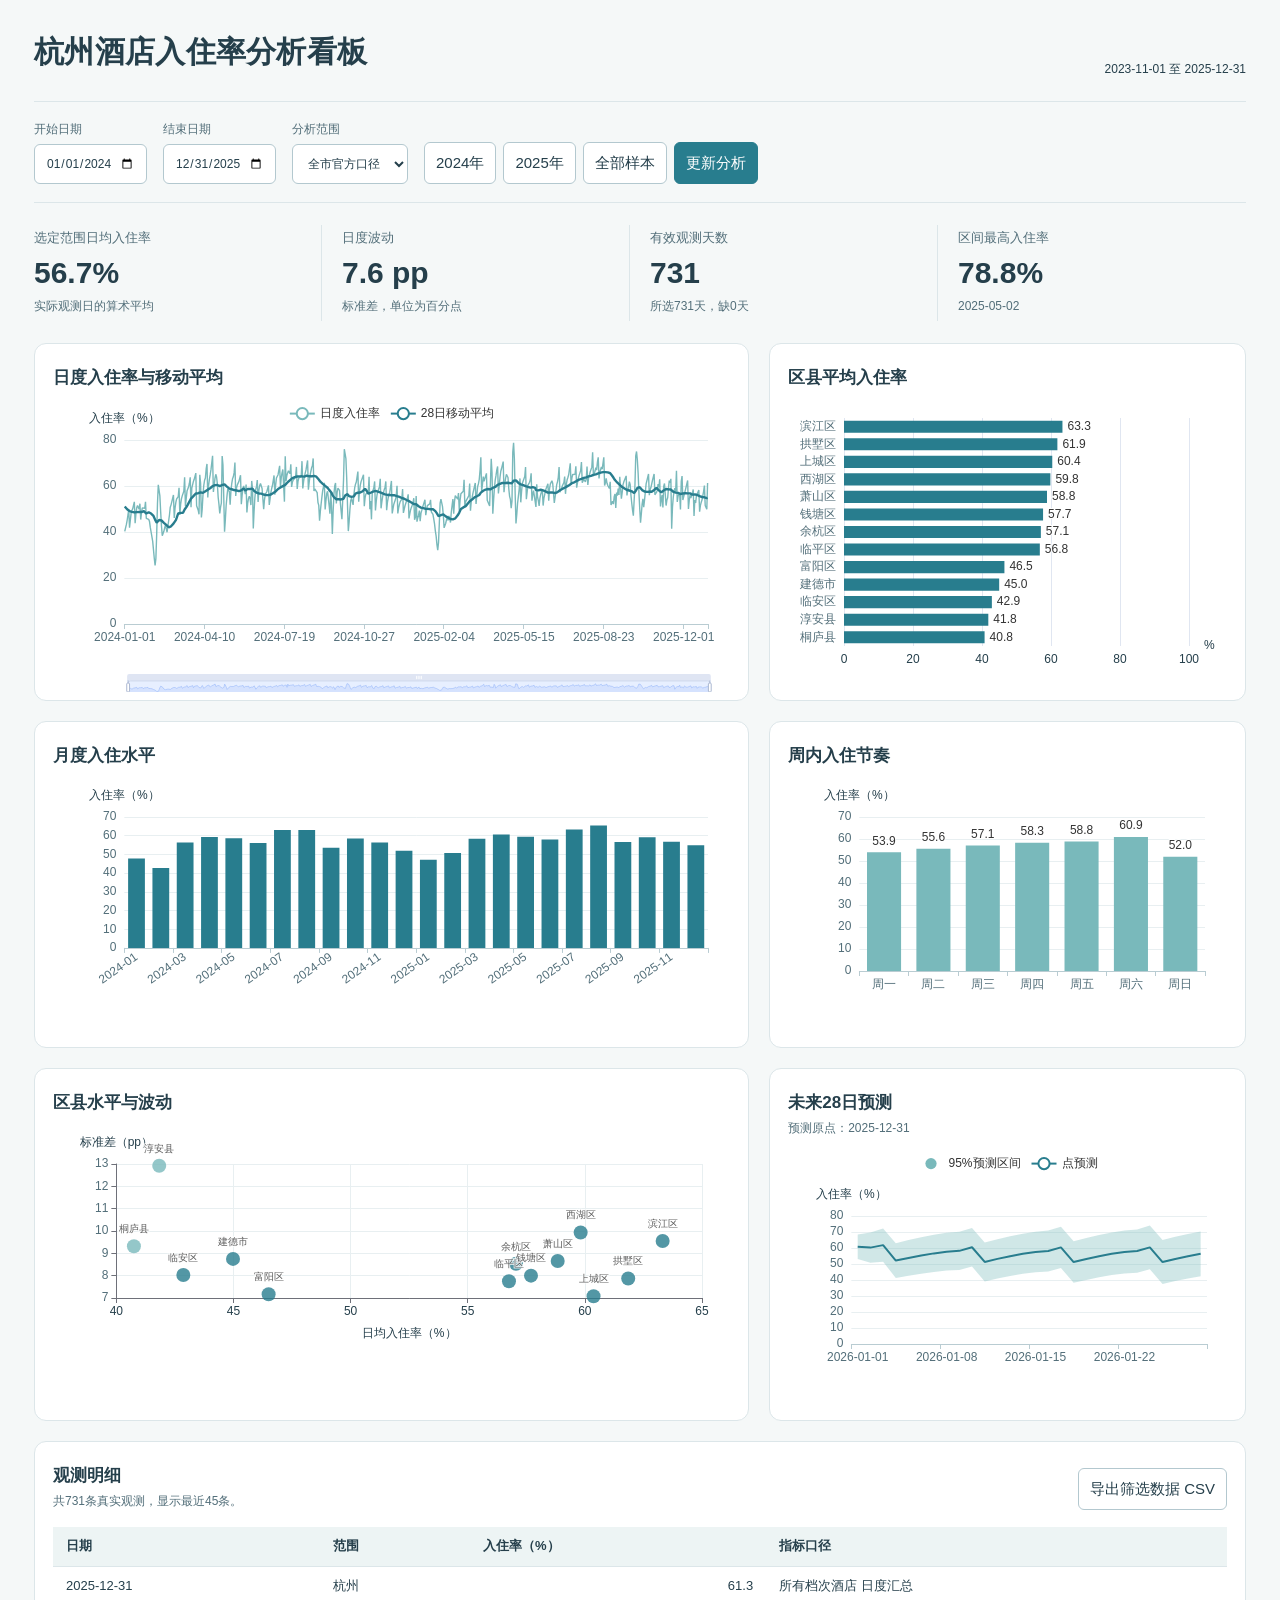
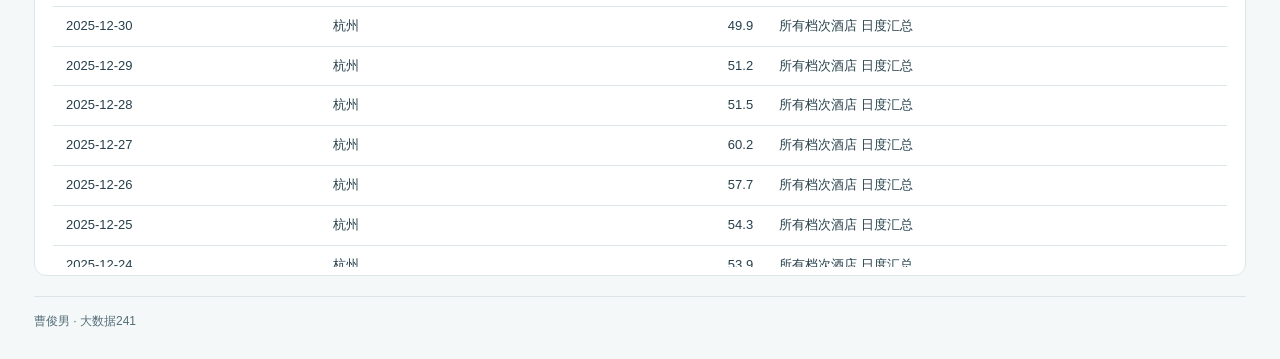
<file: 期末大作业/outputs/dashboard/index.html>
<!doctype html><html lang="zh-CN"><head><meta charset="utf-8"><meta name="viewport" content="width=device-width, initial-scale=1">
<title>杭州酒店入住率分析看板</title><script src="assets/echarts.min.js"></script>
<style>
:root{--ink:#253f4b;--muted:#526e79;--teal:#287d8e;--mint:#79b9bb;--coral:#f1b09a;--line:#dce6e9;--bg:#f5f8f8}
*{box-sizing:border-box}body{margin:0;background:var(--bg);color:var(--ink);font:15px/1.6 "Microsoft YaHei","Noto Sans SC",sans-serif;font-variant-numeric:tabular-nums}
::selection{background:#c4e6e4;color:#173f48}a{color:var(--teal);text-underline-offset:3px}input{accent-color:var(--teal);caret-color:var(--teal)}
main{max-width:1520px;margin:0 auto;padding:32px 34px 28px}header{display:flex;justify-content:space-between;align-items:flex-end;gap:24px;margin-bottom:22px}
h1{font-size:30px;line-height:1.3;letter-spacing:.01em;margin:0 0 8px;font-weight:700}p{margin:0;color:var(--muted)}.source{text-align:right;font-size:12px;max-width:450px}
.filters{display:flex;flex-wrap:wrap;align-items:flex-end;gap:16px;padding:18px 0;border-top:1px solid var(--line);border-bottom:1px solid var(--line)}
label{display:flex;flex-direction:column;gap:5px;font-size:12px;color:var(--muted)}input,select,button{font:inherit;color:var(--ink);background:white;border:1px solid #b3c8cf;border-radius:6px;padding:8px 11px;min-height:40px}
button{cursor:pointer}button:hover{background:#e5f1f1;border-color:var(--teal)}button:disabled{cursor:default;opacity:.5}button:focus-visible,input:focus-visible,select:focus-visible{outline:3px solid #79b9bb;outline-offset:2px}
.preset{display:flex;gap:7px;flex-wrap:wrap}.primary{background:var(--teal);color:white;border-color:var(--teal)}.primary:hover{background:#226c7b;color:white}
.kpis{display:grid;grid-template-columns:repeat(4,1fr);gap:20px;padding:22px 0}.kpi{padding:3px 22px 4px 0;border-right:1px solid var(--line)}.kpi:last-child{border:0}.kpi strong{display:block;font-size:30px;font-weight:650;line-height:1.35}.kpi span{font-size:12px;color:var(--muted)}.kpi label{font-size:13px;margin-bottom:4px}
.grid{display:grid;grid-template-columns:1.5fr 1fr;gap:20px}.panel{background:white;border:1px solid var(--line);padding:20px 18px 8px;min-width:0;border-radius:12px}.panel h2{font-size:17px;margin:0 0 3px}.panel p{font-size:12px;min-height:23px}.chart{height:290px;width:100%;margin-top:10px}.short{height:260px}.wide{grid-column:1/-1}.table-wrap{overflow:auto;max-height:340px;margin-top:12px}
table{border-collapse:collapse;width:100%;font-size:13px}th,td{text-align:left;padding:9px 13px;border-bottom:1px solid var(--line);white-space:nowrap}th{background:#edf4f4;position:sticky;top:0;color:var(--ink)}td:nth-child(3){text-align:right}tbody tr:hover{background:#f2f8f8}
.table-head{display:flex;justify-content:space-between;align-items:center;gap:20px}.notice{padding:13px 0;font-size:12px;color:var(--muted)}.empty{display:none;background:#fff3ec;color:#714a35;padding:14px;margin-top:12px;border-radius:6px}footer{margin-top:20px;padding-top:15px;border-top:1px solid var(--line);font-size:12px;color:var(--muted)}
@media(max-width:850px){main{padding:20px 16px}header{display:block}.source{text-align:left;margin-top:10px}.grid{grid-template-columns:1fr}.wide{grid-column:auto}.kpis{grid-template-columns:repeat(2,1fr);gap:16px}.kpi:nth-child(2){border:0}h1{font-size:25px}.filters{gap:10px}.chart{height:290px}.panel{padding:16px 12px 6px}.preset{width:100%}}
</style></head><body><main>
<header><div><h1>杭州酒店入住率分析看板</h1></div><div class="source">2023-11-01 至 2025-12-31</div></header>
<section class="filters" aria-label="数据筛选">
<label>开始日期<input id="start" type="date" min="2023-11-01" max="2025-12-31" value="2024-01-01"></label>
<label>结束日期<input id="end" type="date" min="2023-11-01" max="2025-12-31" value="2025-12-31"></label>
<label>分析范围<select id="area"><option value="杭州">全市官方口径</option></select></label>
<div class="preset"><button data-year="2024">2024年</button><button data-year="2025">2025年</button><button id="reset">全部样本</button><button id="apply" class="primary">更新分析</button></div>
</section><div id="error" class="empty" role="status"></div>
<section class="kpis" aria-label="关键指标"><div class="kpi"><label>选定范围日均入住率</label><strong id="mean">—</strong><span>实际观测日的算术平均</span></div><div class="kpi"><label>日度波动</label><strong id="std">—</strong><span>标准差，单位为百分点</span></div><div class="kpi"><label>有效观测天数</label><strong id="count">—</strong><span id="missing">—</span></div><div class="kpi"><label>区间最高入住率</label><strong id="peak">—</strong><span id="peakDate">—</span></div></section>
<div class="grid">
<section class="panel"><h2>日度入住率与移动平均</h2><div id="trend" class="chart"></div></section>
<section class="panel"><h2>区县平均入住率</h2><div id="ranking" class="chart"></div></section>
<section class="panel"><h2>月度入住水平</h2><div id="monthly" class="chart short"></div></section>
<section class="panel"><h2>周内入住节奏</h2><div id="weekday" class="chart short"></div></section>
<section class="panel"><h2>区县水平与波动</h2><div id="scatter" class="chart short"></div></section>
<section class="panel"><h2>未来28日预测</h2><p>预测原点：2025-12-31</p><div id="forecast" class="chart short"></div></section>
<section class="panel wide"><div class="table-head"><div><h2>观测明细</h2><p id="tableNote">显示筛选结果中最近45条观测，可导出全部筛选结果。</p></div><button id="csv">导出筛选数据 CSV</button></div><div class="table-wrap"><table><thead><tr><th>日期</th><th>范围</th><th>入住率（%）</th><th>指标口径</th></tr></thead><tbody id="rows"></tbody></table></div></section>
</div><footer>曹俊男 · 大数据241</footer>
</main><script>
const DATA={"city":[["2023-11-01","杭州",58.1],["2023-11-02","杭州",58.7],["2023-11-03","杭州",59.8],["2023-11-04","杭州",63.8],["2023-11-05","杭州",49.1],["2023-11-06","杭州",54.1],["2023-11-07","杭州",56.7],["2023-11-08","杭州",57.8],["2023-11-09","杭州",58.6],["2023-11-10","杭州",59.0],["2023-11-11","杭州",60.5],["2023-11-12","杭州",47.6],["2023-11-13","杭州",52.6],["2023-11-14","杭州",56.3],["2023-11-15","杭州",58.2],["2023-11-16","杭州",59.3],["2023-11-17","杭州",61.1],["2023-11-19","杭州",49.1],["2023-11-20","杭州",53.0],["2023-11-21","杭州",56.0],["2023-11-22","杭州",58.1],["2023-11-23","杭州",59.7],["2023-11-24","杭州",60.3],["2023-11-25","杭州",63.6],["2023-11-26","杭州",47.7],["2023-11-27","杭州",51.6],["2023-11-28","杭州",54.0],["2023-11-29","杭州",54.3],["2023-11-30","杭州",53.9],["2023-12-01","杭州",55.9],["2023-12-02","杭州",59.0],["2023-12-03","杭州",44.1],["2023-12-04","杭州",48.3],["2023-12-05","杭州",51.8],["2023-12-06","杭州",54.3],["2023-12-07","杭州",54.9],["2023-12-08","杭州",55.8],["2023-12-09","杭州",60.0],["2023-12-10","杭州",45.8],["2023-12-11","杭州",48.6],["2023-12-12","杭州",51.0],["2023-12-13","杭州",52.3],["2023-12-14","杭州",52.1],["2023-12-15","杭州",52.2],["2023-12-16","杭州",56.1],["2023-12-17","杭州",43.5],["2023-12-18","杭州",46.7],["2023-12-19","杭州",48.3],["2023-12-20","杭州",49.3],["2023-12-21","杭州",49.3],["2023-12-22","杭州",53.1],["2023-12-23","杭州",56.5],["2023-12-24","杭州",43.7],["2023-12-25","杭州",45.9],["2023-12-26","杭州",47.9],["2023-12-27","杭州",47.9],["2023-12-28","杭州",46.2],["2023-12-29","杭州",47.2],["2023-12-30","杭州",61.4],["2023-12-31","杭州",68.7],["2024-01-01","杭州",40.3],["2024-01-02","杭州",39.6],["2024-01-03","杭州",43.2],["2024-01-04","杭州",45.1],["2024-01-05","杭州",47.4],["2024-01-06","杭州",49.6],["2024-01-07","杭州",41.9],["2024-01-08","杭州",45.1],["2024-01-09","杭州",48.2],["2024-01-10","杭州",49.3],["2024-01-11","杭州",50.2],["2024-01-12","杭州",49.9],["2024-01-13","杭州",53.1],["2024-01-14","杭州",43.8],["2024-01-15","杭州",47.9],["2024-01-16","杭州",50.5],["2024-01-17","杭州",51.5],["2024-01-18","杭州",50.8],["2024-01-19","杭州",49.9],["2024-01-20","杭州",52.3],["2024-01-21","杭州",45.4],["2024-01-22","杭州",48.5],["2024-01-23","杭州",50.5],["2024-01-24","杭州",50.9],["2024-01-25","杭州",50.7],["2024-01-26","杭州",50.3],["2024-01-27","杭州",53.1],["2024-01-28","杭州",45.9],["2024-01-29","杭州",46.7],["2024-01-30","杭州",46.4],["2024-01-31","杭州",45.5],["2024-02-01","杭州",44.6],["2024-02-02","杭州",42.0],["2024-02-03","杭州",40.0],["2024-02-04","杭州",38.0],["2024-02-05","杭州",35.9],["2024-02-06","杭州",32.2],["2024-02-07","杭州",28.5],["2024-02-08","杭州",25.5],["2024-02-09","杭州",28.4],["2024-02-10","杭州",38.9],["2024-02-11","杭州",52.5],["2024-02-12","杭州",60.5],["2024-02-13","杭州",60.5],["2024-02-14","杭州",55.7],["2024-02-15","杭州",48.7],["2024-02-16","杭州",42.6],["2024-02-17","杭州",38.4],["2024-02-18","杭州",38.8],["2024-02-19","杭州",40.3],["2024-02-20","杭州",41.8],["2024-02-21","杭州",43.1],["2024-02-22","杭州",42.4],["2024-02-23","杭州",39.9],["2024-02-24","杭州",40.2],["2024-02-25","杭州",39.7],["2024-02-26","杭州",47.4],["2024-02-27","杭州",50.8],["2024-02-28","杭州",51.8],["2024-02-29","杭州",51.1],["2024-03-01","杭州",52.0],["2024-03-02","杭州",56.1],["2024-03-03","杭州",46.1],["2024-03-04","杭州",50.4],["2024-03-05","杭州",52.9],["2024-03-06","杭州",54.4],["2024-03-07","杭州",53.7],["2024-03-08","杭州",55.4],["2024-03-09","杭州",59.2],["2024-03-10","杭州",47.4],["2024-03-11","杭州",52.1],["2024-03-12","杭州",54.4],["2024-03-13","杭州",55.7],["2024-03-14","杭州",56.1],["2024-03-15","杭州",57.7],["2024-03-16","杭州",63.8],["2024-03-17","杭州",51.2],["2024-03-18","杭州",54.6],["2024-03-19","杭州",57.8],["2024-03-20","杭州",58.6],["2024-03-21","杭州",59.7],["2024-03-22","杭州",61.2],["2024-03-23","杭州",63.8],["2024-03-24","杭州",50.8],["2024-03-25","杭州",59.1],["2024-03-26","杭州",59.1],["2024-03-27","杭州",62.0],["2024-03-28","杭州",62.9],["2024-03-29","杭州",63.4],["2024-03-30","杭州",65.6],["2024-03-31","杭州",51.4],["2024-04-01","杭州",51.8],["2024-04-02","杭州",49.5],["2024-04-03","杭州",47.7],["2024-04-04","杭州",64.9],["2024-04-05","杭州",61.2],["2024-04-06","杭州",46.3],["2024-04-07","杭州",49.9],["2024-04-08","杭州",56.2],["2024-04-09","杭州",60.3],["2024-04-10","杭州",62.5],["2024-04-11","杭州",63.5],["2024-04-12","杭州",67.4],["2024-04-13","杭州",69.6],["2024-04-14","杭州",55.0],["2024-04-15","杭州",60.2],["2024-04-16","杭州",62.9],["2024-04-17","杭州",64.8],["2024-04-18","杭州",67.1],["2024-04-19","杭州",70.1],["2024-04-20","杭州",73.1],["2024-04-21","杭州",57.4],["2024-04-22","杭州",60.1],["2024-04-23","杭州",63.3],["2024-04-24","杭州",65.1],["2024-04-25","杭州",63.9],["2024-04-26","杭州",60.9],["2024-04-27","杭州",55.1],["2024-04-28","杭州",52.0],["2024-04-29","杭州",48.1],["2024-04-30","杭州",50.8],["2024-05-01","杭州",52.6],["2024-05-02","杭州",73.0],["2024-05-03","杭州",69.2],["2024-05-04","杭州",55.1],["2024-05-05","杭州",40.1],["2024-05-06","杭州",45.4],["2024-05-07","杭州",51.5],["2024-05-08","杭州",55.5],["2024-05-09","杭州",58.7],["2024-05-10","杭州",58.9],["2024-05-11","杭州",57.6],["2024-05-12","杭州",51.9],["2024-05-13","杭州",57.9],["2024-05-14","杭州",61.0],["2024-05-15","杭州",63.1],["2024-05-16","杭州",64.0],["2024-05-17","杭州",65.8],["2024-05-18","杭州",70.2],["2024-05-19","杭州",55.7],["2024-05-20","杭州",59.2],["2024-05-21","杭州",60.5],["2024-05-22","杭州",61.1],["2024-05-23","杭州",62.0],["2024-05-24","杭州",62.4],["2024-05-25","杭州",64.7],["2024-05-26","杭州",52.1],["2024-05-27","杭州",55.9],["2024-05-28","杭州",58.9],["2024-05-29","杭州",60.0],["2024-05-30","杭州",58.3],["2024-05-31","杭州",56.5],["2024-06-01","杭州",60.6],["2024-06-02","杭州",48.5],["2024-06-03","杭州",52.6],["2024-06-04","杭州",54.6],["2024-06-05","杭州",55.5],["2024-06-06","杭州",54.5],["2024-06-07","杭州",51.7],["2024-06-08","杭州",62.2],["2024-06-09","杭州",58.9],["2024-06-10","杭州",41.5],["2024-06-11","杭州",49.2],["2024-06-12","杭州",55.0],["2024-06-13","杭州",58.5],["2024-06-14","杭州",59.7],["2024-06-15","杭州",62.6],["2024-06-16","杭州",53.1],["2024-06-17","杭州",58.1],["2024-06-18","杭州",60.2],["2024-06-19","杭州",61.1],["2024-06-20","杭州",60.3],["2024-06-21","杭州",58.9],["2024-06-22","杭州",59.6],["2024-06-23","杭州",49.9],["2024-06-24","杭州",54.0],["2024-06-25","杭州",56.3],["2024-06-26","杭州",56.8],["2024-06-27","杭州",57.6],["2024-06-28","杭州",58.3],["2024-06-29","杭州",60.3],["2024-06-30","杭州",51.8],["2024-07-01","杭州",54.4],["2024-07-02","杭州",57.1],["2024-07-03","杭州",58.9],["2024-07-04","杭州",60.2],["2024-07-05","杭州",61.0],["2024-07-06","杭州",64.6],["2024-07-07","杭州",56.2],["2024-07-08","杭州",60.5],["2024-07-09","杭州",63.5],["2024-07-10","杭州",63.9],["2024-07-11","杭州",64.9],["2024-07-12","杭州",64.9],["2024-07-13","杭州",68.8],["2024-07-14","杭州",59.5],["2024-07-15","杭州",63.6],["2024-07-16","杭州",65.7],["2024-07-17","杭州",67.2],["2024-07-18","杭州",67.1],["2024-07-19","杭州",53.2],["2024-07-20","杭州",72.9],["2024-07-21","杭州",62.2],["2024-07-22","杭州",64.5],["2024-07-23","杭州",65.7],["2024-07-24","杭州",66.6],["2024-07-25","杭州",66.6],["2024-07-26","杭州",65.4],["2024-07-27","杭州",69.4],["2024-07-28","杭州",59.6],["2024-07-29","杭州",61.7],["2024-07-30","杭州",62.6],["2024-07-31","杭州",61.9],["2024-08-01","杭州",63.3],["2024-08-02","杭州",63.8],["2024-08-03","杭州",68.3],["2024-08-04","杭州",58.7],["2024-08-05","杭州",62.0],["2024-08-06","杭州",63.5],["2024-08-07","杭州",63.9],["2024-08-08","杭州",64.1],["2024-08-09","杭州",64.0],["2024-08-10","杭州",70.8],["2024-08-11","杭州",58.9],["2024-08-12","杭州",62.0],["2024-08-13","杭州",64.1],["2024-08-14","杭州",65.6],["2024-08-15","杭州",67.0],["2024-08-16","杭州",67.5],["2024-08-17","杭州",71.1],["2024-08-18","杭州",58.4],["2024-08-19","杭州",61.7],["2024-08-20","杭州",64.4],["2024-08-21","杭州",66.2],["2024-08-22","杭州",67.9],["2024-08-23","杭州",68.8],["2024-08-24","杭州",72.0],["2024-08-25","杭州",57.8],["2024-08-26","杭州",58.7],["2024-08-27","杭州",59.4],["2024-08-28","杭州",59.0],["2024-08-29","杭州",57.1],["2024-08-30","杭州",52.8],["2024-08-31","杭州",51.6],["2024-09-01","杭州",44.9],["2024-09-02","杭州",49.1],["2024-09-03","杭州",52.4],["2024-09-04","杭州",55.4],["2024-09-05","杭州",58.2],["2024-09-06","杭州",57.9],["2024-09-07","杭州",61.4],["2024-09-08","杭州",49.8],["2024-09-09","杭州",53.7],["2024-09-10","杭州",56.7],["2024-09-11","杭州",57.7],["2024-09-12","杭州",57.4],["2024-09-13","杭州",51.5],["2024-09-14","杭州",48.0],["2024-09-15","杭州",57.3],["2024-09-16","杭州",50.8],["2024-09-17","杭州",39.1],["2024-09-18","杭州",48.9],["2024-09-19","杭州",56.6],["2024-09-20","杭州",60.0],["2024-09-21","杭州",61.3],["2024-09-22","杭州",52.4],["2024-09-23","杭州",57.1],["2024-09-24","杭州",59.1],["2024-09-25","杭州",59.8],["2024-09-26","杭州",58.1],["2024-09-27","杭州",52.7],["2024-09-28","杭州",49.2],["2024-09-29","杭州",45.6],["2024-09-30","杭州",46.4],["2024-10-01","杭州",62.5],["2024-10-02","杭州",76.0],["2024-10-03","杭州",76.4],["2024-10-04","杭州",71.9],["2024-10-05","杭州",63.4],["2024-10-06","杭州",51.6],["2024-10-07","杭州",40.4],["2024-10-08","杭州",44.4],["2024-10-09","杭州",49.7],["2024-10-10","杭州",53.6],["2024-10-11","杭州",54.7],["2024-10-12","杭州",55.3],["2024-10-13","杭州",51.8],["2024-10-14","杭州",56.3],["2024-10-15","杭州",59.2],["2024-10-16","杭州",60.8],["2024-10-17","杭州",61.7],["2024-10-18","杭州",62.0],["2024-10-19","杭州",66.3],["2024-10-20","杭州",53.2],["2024-10-21","杭州",57.6],["2024-10-22","杭州",60.4],["2024-10-23","杭州",61.9],["2024-10-24","杭州",62.0],["2024-10-25","杭州",62.3],["2024-10-26","杭州",64.9],["2024-10-27","杭州",51.2],["2024-10-28","杭州",54.8],["2024-10-29","杭州",56.6],["2024-10-30","杭州",56.8],["2024-10-31","杭州",56.0],["2024-11-01","杭州",56.9],["2024-11-02","杭州",64.0],["2024-11-03","杭州",49.9],["2024-11-04","杭州",53.5],["2024-11-05","杭州",45.5],["2024-11-06","杭州",57.2],["2024-11-07","杭州",58.2],["2024-11-08","杭州",59.3],["2024-11-09","杭州",62.0],["2024-11-10","杭州",49.4],["2024-11-11","杭州",53.4],["2024-11-12","杭州",56.2],["2024-11-13","杭州",57.6],["2024-11-14","杭州",57.8],["2024-11-15","杭州",59.6],["2024-11-16","杭州",63.1],["2024-11-17","杭州",50.3],["2024-11-18","杭州",53.1],["2024-11-19","杭州",55.4],["2024-11-20","杭州",57.0],["2024-11-21","杭州",58.4],["2024-11-22","杭州",59.5],["2024-11-23","杭州",62.0],["2024-11-24","杭州",49.5],["2024-11-25","杭州",52.9],["2024-11-26","杭州",54.9],["2024-11-27","杭州",56.4],["2024-11-28","杭州",57.3],["2024-11-29","杭州",58.0],["2024-11-30","杭州",62.2],["2024-12-01","杭州",48.1],["2024-12-02","杭州",50.2],["2024-12-03","杭州",52.1],["2024-12-04","杭州",52.9],["2024-12-05","杭州",54.1],["2024-12-06","杭州",55.5],["2024-12-07","杭州",60.1],["2024-12-08","杭州",48.1],["2024-12-09","杭州",50.4],["2024-12-10","杭州",52.0],["2024-12-11","杭州",53.2],["2024-12-12","杭州",53.5],["2024-12-13","杭州",54.3],["2024-12-14","杭州",58.7],["2024-12-15","杭州",48.3],["2024-12-16","杭州",49.9],["2024-12-17","杭州",51.4],["2024-12-18","杭州",52.2],["2024-12-19","杭州",52.2],["2024-12-20","杭州",54.7],["2024-12-21","杭州",56.4],["2024-12-22","杭州",45.9],["2024-12-23","杭州",47.9],["2024-12-24","杭州",49.6],["2024-12-25","杭州",50.7],["2024-12-26","杭州",51.6],["2024-12-27","杭州",52.6],["2024-12-28","杭州",54.7],["2024-12-29","杭州",45.3],["2024-12-30","杭州",46.4],["2024-12-31","杭州",55.6],["2025-01-01","杭州",44.5],["2025-01-02","杭州",46.1],["2025-01-03","杭州",47.3],["2025-01-04","杭州",49.3],["2025-01-05","杭州",44.7],["2025-01-06","杭州",48.2],["2025-01-07","杭州",49.4],["2025-01-08","杭州",50.8],["2025-01-09","杭州",51.8],["2025-01-10","杭州",51.5],["2025-01-11","杭州",54.0],["2025-01-12","杭州",47.3],["2025-01-13","杭州",49.6],["2025-01-14","杭州",51.5],["2025-01-15","杭州",52.2],["2025-01-16","杭州",52.1],["2025-01-17","杭州",52.2],["2025-01-18","杭州",54.0],["2025-01-19","杭州",48.8],["2025-01-20","杭州",48.9],["2025-01-21","杭州",47.7],["2025-01-22","杭州",45.7],["2025-01-23","杭州",43.5],["2025-01-24","杭州",40.5],["2025-01-25","杭州",38.2],["2025-01-26","杭州",34.5],["2025-01-27","杭州",32.1],["2025-01-28","杭州",35.5],["2025-01-29","杭州",43.9],["2025-01-30","杭州",52.6],["2025-01-31","杭州",54.3],["2025-02-01","杭州",53.6],["2025-02-02","杭州",51.0],["2025-02-03","杭州",47.3],["2025-02-04","杭州",41.8],["2025-02-05","杭州",42.4],["2025-02-06","杭州",43.8],["2025-02-07","杭州",45.4],["2025-02-08","杭州",46.3],["2025-02-09","杭州",45.0],["2025-02-10","杭州",47.0],["2025-02-11","杭州",45.8],["2025-02-12","杭州",44.1],["2025-02-13","杭州",48.7],["2025-02-14","杭州",51.6],["2025-02-15","杭州",54.3],["2025-02-16","杭州",48.0],["2025-02-17","杭州",53.2],["2025-02-18","杭州",55.8],["2025-02-19","杭州",56.4],["2025-02-20","杭州",56.1],["2025-02-21","杭州",54.3],["2025-02-22","杭州",56.9],["2025-02-23","杭州",49.3],["2025-02-24","杭州",53.8],["2025-02-25","杭州",56.6],["2025-02-26","杭州",56.9],["2025-02-27","杭州",56.3],["2025-02-28","杭州",57.7],["2025-03-01","杭州",62.7],["2025-03-02","杭州",50.8],["2025-03-03","杭州",53.2],["2025-03-04","杭州",53.9],["2025-03-05","杭州",54.5],["2025-03-06","杭州",55.2],["2025-03-07","杭州",55.8],["2025-03-08","杭州",61.1],["2025-03-09","杭州",49.3],["2025-03-10","杭州",53.4],["2025-03-11","杭州",54.8],["2025-03-12","杭州",56.7],["2025-03-13","杭州",57.1],["2025-03-14","杭州",56.9],["2025-03-15","杭州",61.3],["2025-03-16","杭州",52.2],["2025-03-17","杭州",56.2],["2025-03-18","杭州",59.8],["2025-03-19","杭州",61.0],["2025-03-20","杭州",62.9],["2025-03-21","杭州",66.8],["2025-03-22","杭州",72.5],["2025-03-23","杭州",57.8],["2025-03-24","杭州",60.6],["2025-03-25","杭州",64.1],["2025-03-26","杭州",62.1],["2025-03-27","杭州",62.1],["2025-03-28","杭州",62.1],["2025-03-29","杭州",65.5],["2025-03-30","杭州",53.8],["2025-03-31","杭州",54.5],["2025-04-01","杭州",54.5],["2025-04-02","杭州",51.3],["2025-04-03","杭州",52.0],["2025-04-04","杭州",71.8],["2025-04-05","杭州",65.7],["2025-04-06","杭州",47.9],["2025-04-07","杭州",53.9],["2025-04-08","杭州",59.0],["2025-04-09","杭州",62.6],["2025-04-10","杭州",64.6],["2025-04-11","杭州",67.0],["2025-04-12","杭州",68.5],["2025-04-13","杭州",56.8],["2025-04-14","杭州",60.3],["2025-04-15","杭州",63.8],["2025-04-16","杭州",66.4],["2025-04-17","杭州",67.7],["2025-04-18","杭州",68.0],["2025-04-19","杭州",70.6],["2025-04-20","杭州",57.3],["2025-04-21","杭州",61.0],["2025-04-22","杭州",63.3],["2025-04-23","杭州",65.1],["2025-04-24","杭州",64.8],["2025-04-25","杭州",63.7],["2025-04-26","杭州",58.8],["2025-04-27","杭州",55.5],["2025-04-28","杭州",54.2],["2025-04-29","杭州",50.4],["2025-04-30","杭州",53.4],["2025-05-01","杭州",74.8],["2025-05-02","杭州",78.8],["2025-05-03","杭州",71.7],["2025-05-04","杭州",56.3],["2025-05-05","杭州",43.7],["2025-05-06","杭州",47.6],["2025-05-07","杭州",52.5],["2025-05-08","杭州",55.5],["2025-05-09","杭州",58.6],["2025-05-10","杭州",63.3],["2025-05-11","杭州",52.9],["2025-05-12","杭州",57.6],["2025-05-13","杭州",61.2],["2025-05-14","杭州",61.5],["2025-05-15","杭州",61.9],["2025-05-16","杭州",64.1],["2025-05-17","杭州",68.2],["2025-05-18","杭州",54.3],["2025-05-19","杭州",57.4],["2025-05-20","杭州",60.4],["2025-05-21","杭州",61.2],["2025-05-22","杭州",61.6],["2025-05-23","杭州",62.7],["2025-05-24","杭州",65.5],["2025-05-25","杭州",53.6],["2025-05-26","杭州",56.2],["2025-05-27","杭州",58.0],["2025-05-28","杭州",57.6],["2025-05-29","杭州",53.3],["2025-05-30","杭州",50.9],["2025-05-31","杭州",60.7],["2025-06-01","杭州",55.3],["2025-06-02","杭州",53.6],["2025-06-03","杭州",51.3],["2025-06-04","杭州",54.7],["2025-06-05","杭州",56.4],["2025-06-06","杭州",57.0],["2025-06-07","杭州",58.4],["2025-06-08","杭州",51.5],["2025-06-09","杭州",54.7],["2025-06-10","杭州",56.3],["2025-06-11","杭州",58.2],["2025-06-12","杭州",59.0],["2025-06-13","杭州",58.9],["2025-06-14","杭州",61.0],["2025-06-15","杭州",53.6],["2025-06-16","杭州",58.8],["2025-06-17","杭州",60.8],["2025-06-18","杭州",61.5],["2025-06-19","杭州",62.3],["2025-06-20","杭州",61.2],["2025-06-21","杭州",61.9],["2025-06-22","杭州",52.6],["2025-06-23","杭州",55.1],["2025-06-24","杭州",57.7],["2025-06-25","杭州",60.6],["2025-06-26","杭州",61.8],["2025-06-27","杭州",63.8],["2025-06-28","杭州",68.2],["2025-06-29","杭州",57.3],["2025-06-30","杭州",56.7],["2025-07-01","杭州",58.8],["2025-07-02","杭州",60.0],["2025-07-03","杭州",60.5],["2025-07-04","杭州",61.5],["2025-07-05","杭州",64.1],["2025-07-06","杭州",56.6],["2025-07-07","杭州",60.7],["2025-07-08","杭州",62.6],["2025-07-09","杭州",63.7],["2025-07-10","杭州",64.9],["2025-07-11","杭州",64.9],["2025-07-12","杭州",69.9],["2025-07-13","杭州",60.5],["2025-07-14","杭州",63.4],["2025-07-15","杭州",65.0],["2025-07-16","杭州",65.4],["2025-07-17","杭州",65.1],["2025-07-18","杭州",65.1],["2025-07-19","杭州",68.6],["2025-07-20","杭州",59.3],["2025-07-21","杭州",61.4],["2025-07-22","杭州",63.3],["2025-07-23","杭州",64.5],["2025-07-24","杭州",65.2],["2025-07-25","杭州",66.7],["2025-07-26","杭州",70.4],["2025-07-27","杭州",61.4],["2025-07-28","杭州",62.2],["2025-07-29","杭州",62.9],["2025-07-30","杭州",62.9],["2025-07-31","杭州",61.8],["2025-08-01","杭州",63.1],["2025-08-02","杭州",68.5],["2025-08-03","杭州",60.5],["2025-08-04","杭州",63.7],["2025-08-05","杭州",64.8],["2025-08-06","杭州",66.2],["2025-08-07","杭州",66.7],["2025-08-08","杭州",68.2],["2025-08-09","杭州",74.7],["2025-08-10","杭州",64.3],["2025-08-11","杭州",65.2],["2025-08-12","杭州",66.5],["2025-08-13","杭州",68.0],["2025-08-14","杭州",66.9],["2025-08-15","杭州",70.4],["2025-08-16","杭州",72.5],["2025-08-17","杭州",63.3],["2025-08-18","杭州",66.0],["2025-08-19","杭州",65.6],["2025-08-20","杭州",68.3],["2025-08-21","杭州",67.3],["2025-08-22","杭州",66.9],["2025-08-23","杭州",72.5],["2025-08-24","杭州",60.2],["2025-08-25","杭州",61.4],["2025-08-26","杭州",63.3],["2025-08-27","杭州",61.2],["2025-08-28","杭州",60.2],["2025-08-29","杭州",60.3],["2025-08-30","杭州",58.9],["2025-08-31","杭州",61.8],["2025-09-01","杭州",51.7],["2025-09-02","杭州",52.2],["2025-09-03","杭州",53.4],["2025-09-04","杭州",52.1],["2025-09-05","杭州",55.3],["2025-09-06","杭州",56.5],["2025-09-07","杭州",50.5],["2025-09-08","杭州",57.2],["2025-09-09","杭州",55.8],["2025-09-10","杭州",58.9],["2025-09-11","杭州",56.1],["2025-09-12","杭州",64.0],["2025-09-13","杭州",64.0],["2025-09-14","杭州",54.5],["2025-09-15","杭州",57.1],["2025-09-16","杭州",60.5],["2025-09-17","杭州",61.7],["2025-09-18","杭州",61.2],["2025-09-19","杭州",61.3],["2025-09-20","杭州",64.4],["2025-09-21","杭州",55.9],["2025-09-22","杭州",58.4],["2025-09-23","杭州",59.4],["2025-09-24","杭州",61.9],["2025-09-25","杭州",60.7],["2025-09-26","杭州",56.0],["2025-09-27","杭州",52.5],["2025-09-28","杭州",49.5],["2025-09-29","杭州",47.1],["2025-09-30","杭州",47.5],["2025-10-01","杭州",60.3],["2025-10-02","杭州",73.1],["2025-10-03","杭州",75.0],["2025-10-04","杭州",71.4],["2025-10-05","杭州",65.5],["2025-10-06","杭州",57.1],["2025-10-07","杭州",50.1],["2025-10-08","杭州",44.0],["2025-10-09","杭州",48.0],["2025-10-10","杭州",52.1],["2025-10-11","杭州",54.4],["2025-10-12","杭州",50.8],["2025-10-13","杭州",53.8],["2025-10-14","杭州",57.4],["2025-10-15","杭州",60.9],["2025-10-16","杭州",60.2],["2025-10-17","杭州",63.8],["2025-10-18","杭州",65.2],["2025-10-19","杭州",56.0],["2025-10-20","杭州",58.4],["2025-10-21","杭州",59.3],["2025-10-22","杭州",59.5],["2025-10-23","杭州",62.5],["2025-10-24","杭州",63.3],["2025-10-25","杭州",65.2],["2025-10-26","杭州",56.2],["2025-10-27","杭州",56.7],["2025-10-28","杭州",57.2],["2025-10-29","杭州",58.2],["2025-10-30","杭州",60.8],["2025-10-31","杭州",59.4],["2025-11-01","杭州",62.9],["2025-11-02","杭州",51.1],["2025-11-03","杭州",54.2],["2025-11-04","杭州",56.1],["2025-11-05","杭州",50.7],["2025-11-06","杭州",59.8],["2025-11-07","杭州",61.1],["2025-11-08","杭州",61.6],["2025-11-09","杭州",51.5],["2025-11-10","杭州",53.9],["2025-11-11","杭州",54.9],["2025-11-12","杭州",59.1],["2025-11-13","杭州",62.4],["2025-11-14","杭州",61.4],["2025-11-15","杭州",63.1],["2025-11-16","杭州",41.4],["2025-11-17","杭州",50.7],["2025-11-18","杭州",55.1],["2025-11-19","杭州",57.8],["2025-11-20","杭州",59.0],["2025-11-21","杭州",57.6],["2025-11-22","杭州",66.6],["2025-11-23","杭州",53.1],["2025-11-24","杭州",55.6],["2025-11-25","杭州",55.6],["2025-11-26","杭州",56.9],["2025-11-27","杭州",49.8],["2025-11-28","杭州",62.0],["2025-11-29","杭州",64.3],["2025-11-30","杭州",53.9],["2025-12-01","杭州",53.4],["2025-12-02","杭州",54.3],["2025-12-03","杭州",58.0],["2025-12-04","杭州",58.0],["2025-12-05","杭州",58.6],["2025-12-06","杭州",62.4],["2025-12-07","杭州",50.0],["2025-12-08","杭州",53.7],["2025-12-09","杭州",56.0],["2025-12-10","杭州",54.8],["2025-12-11","杭州",55.9],["2025-12-12","杭州",56.9],["2025-12-13","杭州",58.5],["2025-12-14","杭州",47.0],["2025-12-15","杭州",53.9],["2025-12-16","杭州",52.6],["2025-12-17","杭州",55.8],["2025-12-18","杭州",55.0],["2025-12-19","杭州",56.1],["2025-12-20","杭州",58.2],["2025-12-21","杭州",48.8],["2025-12-22","杭州",51.6],["2025-12-23","杭州",52.9],["2025-12-24","杭州",53.9],["2025-12-25","杭州",54.3],["2025-12-26","杭州",57.7],["2025-12-27","杭州",60.2],["2025-12-28","杭州",51.5],["2025-12-29","杭州",51.2],["2025-12-30","杭州",49.9],["2025-12-31","杭州",61.3]],"district":[["2023-11-01","上城区",61.6],["2023-11-01","临安区",45.0],["2023-11-01","临平区",56.7],["2023-11-01","余杭区",60.9],["2023-11-01","富阳区",46.6],["2023-11-01","建德市",42.8],["2023-11-01","拱墅区",64.1],["2023-11-01","桐庐县",34.5],["2023-11-01","淳安县",36.8],["2023-11-01","滨江区",73.8],["2023-11-01","萧山区",56.1],["2023-11-01","西湖区",67.3],["2023-11-01","钱塘区",57.9],["2023-11-02","上城区",62.2],["2023-11-02","临安区",46.8],["2023-11-02","临平区",57.0],["2023-11-02","余杭区",61.6],["2023-11-02","富阳区",48.2],["2023-11-02","建德市",45.4],["2023-11-02","拱墅区",66.1],["2023-11-02","桐庐县",33.9],["2023-11-02","淳安县",38.1],["2023-11-02","滨江区",72.0],["2023-11-02","萧山区",59.0],["2023-11-02","西湖区",64.1],["2023-11-02","钱塘区",57.4],["2023-11-03","上城区",63.5],["2023-11-03","临安区",49.5],["2023-11-03","临平区",58.1],["2023-11-03","余杭区",61.0],["2023-11-03","富阳区",51.0],["2023-11-03","建德市",41.8],["2023-11-03","拱墅区",66.0],["2023-11-03","桐庐县",39.4],["2023-11-03","淳安县",49.7],["2023-11-03","滨江区",68.3],["2023-11-03","萧山区",59.7],["2023-11-03","西湖区",63.2],["2023-11-03","钱塘区",59.9],["2023-11-04","上城区",64.9],["2023-11-04","临安区",60.5],["2023-11-04","临平区",61.2],["2023-11-04","余杭区",62.8],["2023-11-04","富阳区",59.6],["2023-11-04","建德市",47.3],["2023-11-04","拱墅区",67.9],["2023-11-04","桐庐县",47.9],["2023-11-04","淳安县",68.8],["2023-11-04","滨江区",69.1],["2023-11-04","萧山区",61.5],["2023-11-04","西湖区",66.7],["2023-11-04","钱塘区",63.0],["2023-11-05","上城区",53.9],["2023-11-05","临安区",36.9],["2023-11-05","临平区",52.5],["2023-11-05","余杭区",48.5],["2023-11-05","富阳区",45.1],["2023-11-05","建德市",33.1],["2023-11-05","拱墅区",54.9],["2023-11-05","桐庐县",34.9],["2023-11-05","淳安县",30.3],["2023-11-05","滨江区",54.9],["2023-11-05","萧山区",48.9],["2023-11-05","西湖区",52.0],["2023-11-05","钱塘区",49.4],["2023-11-06","上城区",59.4],["2023-11-06","临安区",41.6],["2023-11-06","临平区",55.0],["2023-11-06","余杭区",54.1],["2023-11-06","富阳区",46.7],["2023-11-06","建德市",39.0],["2023-11-06","拱墅区",62.2],["2023-11-06","桐庐县",38.5],["2023-11-06","淳安县",36.8],["2023-11-06","滨江区",60.5],["2023-11-06","萧山区",50.3],["2023-11-06","西湖区",59.7],["2023-11-06","钱塘区",51.4],["2023-11-07","上城区",61.5],["2023-11-07","临安区",43.1],["2023-11-07","临平区",58.4],["2023-11-07","余杭区",56.2],["2023-11-07","富阳区",48.2],["2023-11-07","建德市",44.7],["2023-11-07","拱墅区",65.3],["2023-11-07","桐庐县",39.2],["2023-11-07","淳安县",36.3],["2023-11-07","滨江区",65.3],["2023-11-07","萧山区",54.0],["2023-11-07","西湖区",62.1],["2023-11-07","钱塘区",54.8],["2023-11-08","上城区",63.2],["2023-11-08","临安区",41.1],["2023-11-08","临平区",55.8],["2023-11-08","余杭区",59.3],["2023-11-08","富阳区",50.0],["2023-11-08","建德市",45.0],["2023-11-08","拱墅区",67.3],["2023-11-08","桐庐县",38.0],["2023-11-08","淳安县",34.8],["2023-11-08","滨江区",66.7],["2023-11-08","萧山区",55.1],["2023-11-08","西湖区",63.5],["2023-11-08","钱塘区",56.3],["2023-11-09","上城区",62.5],["2023-11-09","临安区",41.6],["2023-11-09","临平区",58.4],["2023-11-09","余杭区",63.0],["2023-11-09","富阳区",50.2],["2023-11-09","建德市",48.5],["2023-11-09","拱墅区",66.6],["2023-11-09","桐庐县",37.8],["2023-11-09","淳安县",33.8],["2023-11-09","滨江区",68.1],["2023-11-09","萧山区",56.5],["2023-11-09","西湖区",66.7],["2023-11-09","钱塘区",56.6],["2023-11-10","上城区",62.2],["2023-11-10","临安区",46.3],["2023-11-10","临平区",57.9],["2023-11-10","余杭区",61.2],["2023-11-10","富阳区",48.1],["2023-11-10","建德市",45.9],["2023-11-10","拱墅区",66.6],["2023-11-10","桐庐县",38.8],["2023-11-10","淳安县",40.1],["2023-11-10","滨江区",68.0],["2023-11-10","萧山区",58.8],["2023-11-10","西湖区",64.4],["2023-11-10","钱塘区",59.7],["2023-11-11","上城区",62.6],["2023-11-11","临安区",51.5],["2023-11-11","临平区",57.4],["2023-11-11","余杭区",61.4],["2023-11-11","富阳区",54.9],["2023-11-11","建德市",48.2],["2023-11-11","拱墅区",67.8],["2023-11-11","桐庐县",41.1],["2023-11-11","淳安县",48.4],["2023-11-11","滨江区",65.3],["2023-11-11","萧山区",58.8],["2023-11-11","西湖区",65.5],["2023-11-11","钱塘区",64.4],["2023-11-12","上城区",52.1],["2023-11-12","临安区",37.1],["2023-11-12","临平区",49.6],["2023-11-12","余杭区",46.6],["2023-11-12","富阳区",42.3],["2023-11-12","建德市",34.8],["2023-11-12","拱墅区",55.3],["2023-11-12","桐庐县",30.5],["2023-11-12","淳安县",27.5],["2023-11-12","滨江区",51.0],["2023-11-12","萧山区",46.6],["2023-11-12","西湖区",51.9],["2023-11-12","钱塘区",48.6],["2023-11-13","上城区",57.6],["2023-11-13","临安区",41.4],["2023-11-13","临平区",51.0],["2023-11-13","余杭区",52.3],["2023-11-13","富阳区",44.0],["2023-11-13","建德市",41.9],["2023-11-13","拱墅区",60.3],["2023-11-13","桐庐县",35.0],["2023-11-13","淳安县",34.0],["2023-11-13","滨江区",58.2],["2023-11-13","萧山区",51.4],["2023-11-13","西湖区",57.7],["2023-11-13","钱塘区",51.7],["2023-11-14","上城区",60.8],["2023-11-14","临安区",43.9],["2023-11-14","临平区",56.7],["2023-11-14","余杭区",56.5],["2023-11-14","富阳区",45.7],["2023-11-14","建德市",44.3],["2023-11-14","拱墅区",63.2],["2023-11-14","桐庐县",38.7],["2023-11-14","淳安县",36.3],["2023-11-14","滨江区",65.5],["2023-11-14","萧山区",55.0],["2023-11-14","西湖区",62.3],["2023-11-14","钱塘区",55.7],["2023-11-15","上城区",62.2],["2023-11-15","临安区",43.8],["2023-11-15","临平区",59.3],["2023-11-15","余杭区",57.9],["2023-11-15","富阳区",47.9],["2023-11-15","建德市",46.2],["2023-11-15","拱墅区",65.3],["2023-11-15","桐庐县",37.4],["2023-11-15","淳安县",36.9],["2023-11-15","滨江区",69.0],["2023-11-15","萧山区",59.4],["2023-11-15","西湖区",64.3],["2023-11-15","钱塘区",56.2],["2023-11-16","上城区",63.6],["2023-11-16","临安区",45.5],["2023-11-16","临平区",59.3],["2023-11-16","余杭区",62.8],["2023-11-16","富阳区",47.4],["2023-11-16","建德市",45.5],["2023-11-16","拱墅区",67.4],["2023-11-16","桐庐县",37.3],["2023-11-16","淳安县",37.4],["2023-11-16","滨江区",68.3],["2023-11-16","萧山区",59.8],["2023-11-16","西湖区",65.2],["2023-11-16","钱塘区",56.1],["2023-11-17","上城区",63.8],["2023-11-17","临安区",51.9],["2023-11-17","临平区",62.3],["2023-11-17","余杭区",64.4],["2023-11-17","富阳区",52.7],["2023-11-17","建德市",46.7],["2023-11-17","拱墅区",68.6],["2023-11-17","桐庐县",43.5],["2023-11-17","淳安县",44.6],["2023-11-17","滨江区",64.5],["2023-11-17","萧山区",59.6],["2023-11-17","西湖区",67.7],["2023-11-17","钱塘区",59.2],["2023-11-18","临平区",65.4],["2023-11-18","余杭区",66.9],["2023-11-18","富阳区",54.5],["2023-11-18","建德市",67.1],["2023-11-18","拱墅区",69.9],["2023-11-18","桐庐县",49.4],["2023-11-18","淳安县",57.7],["2023-11-18","滨江区",65.8],["2023-11-18","萧山区",62.0],["2023-11-18","西湖区",68.6],["2023-11-18","钱塘区",61.9],["2023-11-19","上城区",54.1],["2023-11-19","临安区",35.8],["2023-11-19","临平区",52.9],["2023-11-19","余杭区",50.1],["2023-11-19","富阳区",42.0],["2023-11-19","建德市",33.0],["2023-11-19","拱墅区",56.4],["2023-11-19","桐庐县",37.3],["2023-11-19","淳安县",31.0],["2023-11-19","滨江区",53.8],["2023-11-19","萧山区",47.5],["2023-11-19","西湖区",51.5],["2023-11-19","钱塘区",50.4],["2023-11-20","上城区",58.9],["2023-11-20","临安区",38.6],["2023-11-20","临平区",54.9],["2023-11-20","余杭区",54.0],["2023-11-20","富阳区",45.0],["2023-11-20","建德市",37.4],["2023-11-20","拱墅区",60.5],["2023-11-20","桐庐县",37.2],["2023-11-20","淳安县",32.5],["2023-11-20","滨江区",60.5],["2023-11-20","萧山区",50.9],["2023-11-20","西湖区",56.8],["2023-11-20","钱塘区",52.7],["2023-11-21","上城区",60.8],["2023-11-21","临安区",39.7],["2023-11-21","临平区",56.9],["2023-11-21","余杭区",56.0],["2023-11-21","富阳区",47.8],["2023-11-21","建德市",40.1],["2023-11-21","拱墅区",63.7],["2023-11-21","桐庐县",40.5],["2023-11-21","淳安县",33.5],["2023-11-21","滨江区",65.1],["2023-11-21","萧山区",56.2],["2023-11-21","西湖区",59.9],["2023-11-21","钱塘区",57.1],["2023-11-22","上城区",63.2],["2023-11-22","临安区",41.9],["2023-11-22","临平区",56.9],["2023-11-22","余杭区",58.4],["2023-11-22","富阳区",46.7],["2023-11-22","建德市",42.0],["2023-11-22","拱墅区",66.2],["2023-11-22","桐庐县",39.7],["2023-11-22","淳安县",35.3],["2023-11-22","滨江区",70.7],["2023-11-22","萧山区",59.7],["2023-11-22","西湖区",61.7],["2023-11-22","钱塘区",57.8],["2023-11-23","上城区",64.0],["2023-11-23","临安区",43.0],["2023-11-23","临平区",60.3],["2023-11-23","余杭区",60.1],["2023-11-23","富阳区",49.7],["2023-11-23","建德市",44.9],["2023-11-23","拱墅区",66.9],["2023-11-23","桐庐县",44.0],["2023-11-23","淳安县",36.9],["2023-11-23","滨江区",71.8],["2023-11-23","萧山区",60.6],["2023-11-23","西湖区",65.5],["2023-11-23","钱塘区",57.5],["2023-11-24","上城区",63.5],["2023-11-24","临安区",48.4],["2023-11-24","临平区",57.4],["2023-11-24","余杭区",56.8],["2023-11-24","富阳区",48.3],["2023-11-24","建德市",47.3],["2023-11-24","拱墅区",68.3],["2023-11-24","桐庐县",45.7],["2023-11-24","淳安县",40.7],["2023-11-24","滨江区",71.2],["2023-11-24","萧山区",59.0],["2023-11-24","西湖区",67.8],["2023-11-24","钱塘区",62.6],["2023-11-25","上城区",65.6],["2023-11-25","临安区",56.5],["2023-11-25","临平区",60.6],["2023-11-25","余杭区",64.0],["2023-11-25","富阳区",52.9],["2023-11-25","建德市",47.8],["2023-11-25","拱墅区",72.8],["2023-11-25","桐庐县",46.7],["2023-11-25","淳安县",47.5],["2023-11-25","滨江区",65.6],["2023-11-25","萧山区",60.8],["2023-11-25","西湖区",71.3],["2023-11-25","钱塘区",70.6],["2023-11-26","上城区",51.9],["2023-11-26","临安区",36.7],["2023-11-26","临平区",50.0],["2023-11-26","余杭区",47.2],["2023-11-26","富阳区",42.6],["2023-11-26","建德市",35.5],["2023-11-26","拱墅区",54.9],["2023-11-26","桐庐县",33.0],["2023-11-26","淳安县",24.9],["2023-11-26","滨江区",50.9],["2023-11-26","萧山区",48.1],["2023-11-26","西湖区",50.3],["2023-11-26","钱塘区",52.5],["2023-11-27","上城区",55.8],["2023-11-27","临安区",38.7],["2023-11-27","临平区",54.7],["2023-11-27","余杭区",52.7],["2023-11-27","富阳区",46.1],["2023-11-27","建德市",37.5],["2023-11-27","拱墅区",58.1],["2023-11-27","桐庐县",35.4],["2023-11-27","淳安县",33.3],["2023-11-27","滨江区",58.5],["2023-11-27","萧山区",51.4],["2023-11-27","西湖区",54.0],["2023-11-27","钱塘区",54.2],["2023-11-28","上城区",57.7],["2023-11-28","临安区",39.6],["2023-11-28","临平区",56.4],["2023-11-28","余杭区",54.8],["2023-11-28","富阳区",47.8],["2023-11-28","建德市",42.3],["2023-11-28","拱墅区",61.9],["2023-11-28","桐庐县",34.3],["2023-11-28","淳安县",36.2],["2023-11-28","滨江区",61.0],["2023-11-28","萧山区",54.6],["2023-11-28","西湖区",56.6],["2023-11-28","钱塘区",54.0],["2023-11-29","上城区",58.5],["2023-11-29","临安区",40.5],["2023-11-29","临平区",54.3],["2023-11-29","余杭区",55.1],["2023-11-29","富阳区",46.5],["2023-11-29","建德市",40.0],["2023-11-29","拱墅区",62.5],["2023-11-29","桐庐县",33.4],["2023-11-29","淳安县",34.5],["2023-11-29","滨江区",64.3],["2023-11-29","萧山区",54.4],["2023-11-29","西湖区",58.0],["2023-11-29","钱塘区",55.6],["2023-11-30","上城区",58.1],["2023-11-30","临安区",40.4],["2023-11-30","临平区",51.5],["2023-11-30","余杭区",55.2],["2023-11-30","富阳区",45.8],["2023-11-30","建德市",36.2],["2023-11-30","拱墅区",61.6],["2023-11-30","桐庐县",32.7],["2023-11-30","淳安县",33.0],["2023-11-30","滨江区",63.3],["2023-11-30","萧山区",55.2],["2023-11-30","西湖区",59.1],["2023-11-30","钱塘区",55.8],["2023-12-01","上城区",60.1],["2023-12-01","临安区",49.0],["2023-12-01","临平区",55.1],["2023-12-01","余杭区",55.9],["2023-12-01","富阳区",48.8],["2023-12-01","建德市",46.9],["2023-12-01","拱墅区",61.6],["2023-12-01","桐庐县",38.2],["2023-12-01","淳安县",38.8],["2023-12-01","滨江区",63.4],["2023-12-01","萧山区",57.8],["2023-12-01","西湖区",56.6],["2023-12-01","钱塘区",56.2],["2023-12-02","上城区",61.6],["2023-12-02","临安区",50.6],["2023-12-02","临平区",59.6],["2023-12-02","余杭区",55.9],["2023-12-02","富阳区",53.3],["2023-12-02","建德市",50.9],["2023-12-02","拱墅区",64.5],["2023-12-02","桐庐县",40.2],["2023-12-02","淳安县",51.6],["2023-12-02","滨江区",62.8],["2023-12-02","萧山区",61.8],["2023-12-02","西湖区",59.8],["2023-12-02","钱塘区",59.3],["2023-12-03","上城区",49.3],["2023-12-03","临安区",34.5],["2023-12-03","临平区",48.7],["2023-12-03","余杭区",42.8],["2023-12-03","富阳区",41.7],["2023-12-03","建德市",32.4],["2023-12-03","拱墅区",49.8],["2023-12-03","桐庐县",31.0],["2023-12-03","淳安县",23.2],["2023-12-03","滨江区",47.7],["2023-12-03","萧山区",45.9],["2023-12-03","西湖区",43.3],["2023-12-03","钱塘区",47.2],["2023-12-04","上城区",53.2],["2023-12-04","临安区",37.4],["2023-12-04","临平区",50.0],["2023-12-04","余杭区",47.9],["2023-12-04","富阳区",44.3],["2023-12-04","建德市",40.4],["2023-12-04","拱墅区",54.1],["2023-12-04","桐庐县",32.5],["2023-12-04","淳安县",23.4],["2023-12-04","滨江区",56.1],["2023-12-04","萧山区",49.1],["2023-12-04","西湖区",50.8],["2023-12-04","钱塘区",50.4],["2023-12-05","上城区",57.3],["2023-12-05","临安区",39.8],["2023-12-05","临平区",52.8],["2023-12-05","余杭区",52.1],["2023-12-05","富阳区",45.3],["2023-12-05","建德市",43.7],["2023-12-05","拱墅区",58.7],["2023-12-05","桐庐县",32.9],["2023-12-05","淳安县",23.4],["2023-12-05","滨江区",61.7],["2023-12-05","萧山区",53.2],["2023-12-05","西湖区",54.4],["2023-12-05","钱塘区",53.5],["2023-12-06","上城区",58.9],["2023-12-06","临安区",40.7],["2023-12-06","临平区",52.3],["2023-12-06","余杭区",54.8],["2023-12-06","富阳区",47.0],["2023-12-06","建德市",39.6],["2023-12-06","拱墅区",62.6],["2023-12-06","桐庐县",33.0],["2023-12-06","淳安县",27.3],["2023-12-06","滨江区",66.2],["2023-12-06","萧山区",59.4],["2023-12-06","西湖区",56.1],["2023-12-06","钱塘区",54.3],["2023-12-07","上城区",59.3],["2023-12-07","临安区",41.8],["2023-12-07","临平区",50.9],["2023-12-07","余杭区",55.9],["2023-12-07","富阳区",47.0],["2023-12-07","建德市",39.1],["2023-12-07","拱墅区",62.5],["2023-12-07","桐庐县",32.8],["2023-12-07","淳安县",27.3],["2023-12-07","滨江区",66.2],["2023-12-07","萧山区",61.3],["2023-12-07","西湖区",57.5],["2023-12-07","钱塘区",55.6],["2023-12-08","上城区",59.1],["2023-12-08","临安区",45.1],["2023-12-08","临平区",56.9],["2023-12-08","余杭区",56.6],["2023-12-08","富阳区",48.3],["2023-12-08","建德市",39.1],["2023-12-08","拱墅区",62.1],["2023-12-08","桐庐县",35.3],["2023-12-08","淳安县",32.4],["2023-12-08","滨江区",61.4],["2023-12-08","萧山区",60.2],["2023-12-08","西湖区",57.4],["2023-12-08","钱塘区",63.9],["2023-12-09","上城区",60.1],["2023-12-09","临安区",57.4],["2023-12-09","临平区",62.6],["2023-12-09","余杭区",61.7],["2023-12-09","富阳区",58.8],["2023-12-09","建德市",48.1],["2023-12-09","拱墅区",64.9],["2023-12-09","桐庐县",43.5],["2023-12-09","淳安县",43.4],["2023-12-09","滨江区",60.8],["2023-12-09","萧山区",60.4],["2023-12-09","西湖区",63.5],["2023-12-09","钱塘区",68.0],["2023-12-10","上城区",50.8],["2023-12-10","临安区",34.7],["2023-12-10","临平区",49.3],["2023-12-10","余杭区",44.7],["2023-12-10","富阳区",41.4],["2023-12-10","建德市",28.7],["2023-12-10","拱墅区",52.3],["2023-12-10","桐庐县",31.1],["2023-12-10","淳安县",23.6],["2023-12-10","滨江区",48.3],["2023-12-10","萧山区",48.3],["2023-12-10","西湖区",46.4],["2023-12-10","钱塘区",52.4],["2023-12-11","上城区",53.7],["2023-12-11","临安区",35.1],["2023-12-11","临平区",53.2],["2023-12-11","余杭区",48.6],["2023-12-11","富阳区",44.1],["2023-12-11","建德市",33.6],["2023-12-11","拱墅区",56.8],["2023-12-11","桐庐县",32.6],["2023-12-11","淳安县",22.3],["2023-12-11","滨江区",55.3],["2023-12-11","萧山区",50.3],["2023-12-11","西湖区",48.6],["2023-12-11","钱塘区",52.3],["2023-12-12","上城区",55.8],["2023-12-12","临安区",37.7],["2023-12-12","临平区",59.6],["2023-12-12","余杭区",52.2],["2023-12-12","富阳区",43.4],["2023-12-12","建德市",33.2],["2023-12-12","拱墅区",58.8],["2023-12-12","桐庐县",33.5],["2023-12-12","淳安县",22.0],["2023-12-12","滨江区",59.1],["2023-12-12","萧山区",52.1],["2023-12-12","西湖区",52.3],["2023-12-12","钱塘区",55.1],["2023-12-13","上城区",56.4],["2023-12-13","临安区",41.3],["2023-12-13","临平区",59.1],["2023-12-13","余杭区",53.3],["2023-12-13","富阳区",43.7],["2023-12-13","建德市",36.7],["2023-12-13","拱墅区",59.5],["2023-12-13","桐庐县",32.5],["2023-12-13","淳安县",23.4],["2023-12-13","滨江区",64.4],["2023-12-13","萧山区",56.9],["2023-12-13","西湖区",52.5],["2023-12-13","钱塘区",53.9],["2023-12-14","上城区",57.5],["2023-12-14","临安区",40.7],["2023-12-14","临平区",55.6],["2023-12-14","余杭区",53.1],["2023-12-14","富阳区",42.1],["2023-12-14","建德市",35.2],["2023-12-14","拱墅区",58.1],["2023-12-14","桐庐县",33.3],["2023-12-14","淳安县",22.7],["2023-12-14","滨江区",64.1],["2023-12-14","萧山区",56.3],["2023-12-14","西湖区",54.1],["2023-12-14","钱塘区",53.1],["2023-12-15","上城区",55.6],["2023-12-15","临安区",44.4],["2023-12-15","临平区",55.7],["2023-12-15","余杭区",53.5],["2023-12-15","富阳区",44.7],["2023-12-15","建德市",33.9],["2023-12-15","拱墅区",59.1],["2023-12-15","桐庐县",33.3],["2023-12-15","淳安县",27.5],["2023-12-15","滨江区",58.3],["2023-12-15","萧山区",57.4],["2023-12-15","西湖区",54.9],["2023-12-15","钱塘区",53.0],["2023-12-16","上城区",58.5],["2023-12-16","临安区",47.6],["2023-12-16","临平区",59.4],["2023-12-16","余杭区",53.7],["2023-12-16","富阳区",48.5],["2023-12-16","建德市",35.5],["2023-12-16","拱墅区",64.6],["2023-12-16","桐庐县",35.0],["2023-12-16","淳安县",31.7],["2023-12-16","滨江区",61.2],["2023-12-16","萧山区",57.1],["2023-12-16","西湖区",66.2],["2023-12-16","钱塘区",56.8],["2023-12-17","上城区",47.5],["2023-12-17","临安区",35.6],["2023-12-17","临平区",47.4],["2023-12-17","余杭区",43.2],["2023-12-17","富阳区",41.7],["2023-12-17","建德市",26.0],["2023-12-17","拱墅区",50.2],["2023-12-17","桐庐县",29.3],["2023-12-17","淳安县",20.5],["2023-12-17","滨江区",49.1],["2023-12-17","萧山区",44.5],["2023-12-17","西湖区",44.7],["2023-12-17","钱塘区",47.1],["2023-12-18","上城区",50.5],["2023-12-18","临安区",37.2],["2023-12-18","临平区",51.2],["2023-12-18","余杭区",50.5],["2023-12-18","富阳区",40.8],["2023-12-18","建德市",30.3],["2023-12-18","拱墅区",53.8],["2023-12-18","桐庐县",29.6],["2023-12-18","淳安县",21.9],["2023-12-18","滨江区",53.8],["2023-12-18","萧山区",47.8],["2023-12-18","西湖区",49.5],["2023-12-18","钱塘区",49.2],["2023-12-19","上城区",52.5],["2023-12-19","临安区",39.6],["2023-12-19","临平区",54.4],["2023-12-19","余杭区",51.7],["2023-12-19","富阳区",44.3],["2023-12-19","建德市",33.5],["2023-12-19","拱墅区",53.7],["2023-12-19","桐庐县",29.4],["2023-12-19","淳安县",22.1],["2023-12-19","滨江区",57.9],["2023-12-19","萧山区",48.2],["2023-12-19","西湖区",50.3],["2023-12-19","钱塘区",53.5],["2023-12-20","上城区",53.9],["2023-12-20","临安区",38.9],["2023-12-20","临平区",56.3],["2023-12-20","余杭区",52.0],["2023-12-20","富阳区",43.8],["2023-12-20","建德市",36.7],["2023-12-20","拱墅区",54.1],["2023-12-20","桐庐县",29.8],["2023-12-20","淳安县",22.6],["2023-12-20","滨江区",59.3],["2023-12-20","萧山区",50.0],["2023-12-20","西湖区",51.7],["2023-12-20","钱塘区",52.9],["2023-12-21","上城区",53.0],["2023-12-21","临安区",40.5],["2023-12-21","临平区",54.7],["2023-12-21","余杭区",53.6],["2023-12-21","富阳区",42.0],["2023-12-21","建德市",31.7],["2023-12-21","拱墅区",55.4],["2023-12-21","桐庐县",30.2],["2023-12-21","淳安县",21.0],["2023-12-21","滨江区",59.4],["2023-12-21","萧山区",51.2],["2023-12-21","西湖区",52.6],["2023-12-21","钱塘区",52.6],["2023-12-22","上城区",53.8],["2023-12-22","临安区",57.6],["2023-12-22","临平区",54.1],["2023-12-22","余杭区",58.6],["2023-12-22","富阳区",44.5],["2023-12-22","建德市",31.2],["2023-12-22","拱墅区",58.7],["2023-12-22","桐庐县",34.0],["2023-12-22","淳安县",23.7],["2023-12-22","滨江区",61.6],["2023-12-22","萧山区",54.7],["2023-12-22","西湖区",58.1],["2023-12-22","钱塘区",65.3],["2023-12-23","上城区",57.4],["2023-12-23","临安区",64.5],["2023-12-23","临平区",56.4],["2023-12-23","余杭区",59.9],["2023-12-23","富阳区",48.4],["2023-12-23","建德市",38.3],["2023-12-23","拱墅区",63.2],["2023-12-23","桐庐县",36.8],["2023-12-23","淳安县",30.8],["2023-12-23","滨江区",61.1],["2023-12-23","萧山区",56.3],["2023-12-23","西湖区",62.2],["2023-12-23","钱塘区",65.5],["2023-12-24","上城区",47.8],["2023-12-24","临安区",43.1],["2023-12-24","临平区",46.7],["2023-12-24","余杭区",43.4],["2023-12-24","富阳区",40.4],["2023-12-24","建德市",28.9],["2023-12-24","拱墅区",50.7],["2023-12-24","桐庐县",30.6],["2023-12-24","淳安县",21.5],["2023-12-24","滨江区",46.7],["2023-12-24","萧山区",44.2],["2023-12-24","西湖区",43.6],["2023-12-24","钱塘区",48.0],["2023-12-25","上城区",50.4],["2023-12-25","临安区",39.3],["2023-12-25","临平区",48.6],["2023-12-25","余杭区",47.5],["2023-12-25","富阳区",41.2],["2023-12-25","建德市",32.9],["2023-12-25","拱墅区",53.2],["2023-12-25","桐庐县",30.4],["2023-12-25","淳安县",21.4],["2023-12-25","滨江区",53.8],["2023-12-25","萧山区",46.1],["2023-12-25","西湖区",46.8],["2023-12-25","钱塘区",48.2],["2023-12-26","上城区",52.0],["2023-12-26","临安区",41.9],["2023-12-26","临平区",50.7],["2023-12-26","余杭区",49.2],["2023-12-26","富阳区",42.1],["2023-12-26","建德市",32.8],["2023-12-26","拱墅区",54.2],["2023-12-26","桐庐县",30.3],["2023-12-26","淳安县",22.4],["2023-12-26","滨江区",56.8],["2023-12-26","萧山区",50.4],["2023-12-26","西湖区",48.8],["2023-12-26","钱塘区",50.6],["2023-12-27","上城区",51.7],["2023-12-27","临安区",41.1],["2023-12-27","临平区",55.9],["2023-12-27","余杭区",50.3],["2023-12-27","富阳区",43.6],["2023-12-27","建德市",36.1],["2023-12-27","拱墅区",53.1],["2023-12-27","桐庐县",30.0],["2023-12-27","淳安县",22.4],["2023-12-27","滨江区",57.3],["2023-12-27","萧山区",49.4],["2023-12-27","西湖区",48.2],["2023-12-27","钱塘区",50.8],["2023-12-28","上城区",50.6],["2023-12-28","临安区",41.8],["2023-12-28","临平区",54.0],["2023-12-28","余杭区",45.2],["2023-12-28","富阳区",41.7],["2023-12-28","建德市",33.7],["2023-12-28","拱墅区",51.0],["2023-12-28","桐庐县",30.6],["2023-12-28","淳安县",22.9],["2023-12-28","滨江区",53.3],["2023-12-28","萧山区",47.5],["2023-12-28","西湖区",46.4],["2023-12-28","钱塘区",48.4],["2023-12-29","上城区",53.2],["2023-12-29","临安区",43.6],["2023-12-29","临平区",53.2],["2023-12-29","余杭区",44.2],["2023-12-29","富阳区",37.1],["2023-12-29","建德市",34.6],["2023-12-29","拱墅区",53.2],["2023-12-29","桐庐县",32.7],["2023-12-29","淳安县",27.9],["2023-12-29","滨江区",49.0],["2023-12-29","萧山区",47.9],["2023-12-29","西湖区",47.1],["2023-12-29","钱塘区",50.4],["2023-12-30","上城区",65.9],["2023-12-30","临安区",60.0],["2023-12-30","临平区",60.0],["2023-12-30","余杭区",56.5],["2023-12-30","富阳区",46.7],["2023-12-30","建德市",50.3],["2023-12-30","拱墅区",69.7],["2023-12-30","桐庐县",43.5],["2023-12-30","淳安县",54.4],["2023-12-30","滨江区",64.5],["2023-12-30","萧山区",58.7],["2023-12-30","西湖区",67.4],["2023-12-30","钱塘区",57.8],["2023-12-31","上城区",72.5],["2023-12-31","临安区",61.2],["2023-12-31","临平区",67.0],["2023-12-31","余杭区",68.1],["2023-12-31","富阳区",52.5],["2023-12-31","建德市",51.8],["2023-12-31","拱墅区",77.8],["2023-12-31","桐庐县",43.7],["2023-12-31","淳安县",58.2],["2023-12-31","滨江区",75.9],["2023-12-31","萧山区",66.9],["2023-12-31","西湖区",77.0],["2023-12-31","钱塘区",66.7],["2024-01-01","上城区",44.9],["2024-01-01","临安区",34.2],["2024-01-01","临平区",43.9],["2024-01-01","余杭区",37.3],["2024-01-01","富阳区",36.7],["2024-01-01","建德市",27.8],["2024-01-01","拱墅区",47.0],["2024-01-01","桐庐县",31.0],["2024-01-01","淳安县",20.8],["2024-01-01","滨江区",41.3],["2024-01-01","萧山区",42.7],["2024-01-01","西湖区",37.9],["2024-01-01","钱塘区",46.3],["2024-01-02","上城区",43.6],["2024-01-02","临安区",32.0],["2024-01-02","临平区",42.7],["2024-01-02","余杭区",38.9],["2024-01-02","富阳区",35.5],["2024-01-02","建德市",30.2],["2024-01-02","拱墅区",46.2],["2024-01-02","桐庐县",27.9],["2024-01-02","淳安县",18.5],["2024-01-02","滨江区",46.6],["2024-01-02","萧山区",40.5],["2024-01-02","西湖区",37.7],["2024-01-02","钱塘区",46.3],["2024-01-03","上城区",47.3],["2024-01-03","临安区",35.2],["2024-01-03","临平区",46.5],["2024-01-03","余杭区",45.8],["2024-01-03","富阳区",40.3],["2024-01-03","建德市",33.0],["2024-01-03","拱墅区",47.6],["2024-01-03","桐庐县",28.9],["2024-01-03","淳安县",19.4],["2024-01-03","滨江区",53.0],["2024-01-03","萧山区",42.5],["2024-01-03","西湖区",43.7],["2024-01-03","钱塘区",50.3],["2024-01-04","上城区",49.7],["2024-01-04","临安区",36.9],["2024-01-04","临平区",46.8],["2024-01-04","余杭区",48.6],["2024-01-04","富阳区",39.0],["2024-01-04","建德市",34.1],["2024-01-04","拱墅区",49.5],["2024-01-04","桐庐县",30.1],["2024-01-04","淳安县",20.4],["2024-01-04","滨江区",57.5],["2024-01-04","萧山区",44.4],["2024-01-04","西湖区",45.6],["2024-01-04","钱塘区",50.4],["2024-01-05","上城区",51.8],["2024-01-05","临安区",38.4],["2024-01-05","临平区",50.6],["2024-01-05","余杭区",45.8],["2024-01-05","富阳区",42.8],["2024-01-05","建德市",35.3],["2024-01-05","拱墅区",51.8],["2024-01-05","桐庐县",30.4],["2024-01-05","淳安县",24.5],["2024-01-05","滨江区",62.6],["2024-01-05","萧山区",49.6],["2024-01-05","西湖区",47.0],["2024-01-05","钱塘区",49.9],["2024-01-06","上城区",53.2],["2024-01-06","临安区",44.6],["2024-01-06","临平区",55.5],["2024-01-06","余杭区",47.2],["2024-01-06","富阳区",46.4],["2024-01-06","建德市",42.3],["2024-01-06","拱墅区",55.3],["2024-01-06","桐庐县",34.0],["2024-01-06","淳安县",29.9],["2024-01-06","滨江区",55.6],["2024-01-06","萧山区",50.4],["2024-01-06","西湖区",50.0],["2024-01-06","钱塘区",50.4],["2024-01-07","上城区",46.2],["2024-01-07","临安区",36.9],["2024-01-07","临平区",46.9],["2024-01-07","余杭区",40.4],["2024-01-07","富阳区",40.6],["2024-01-07","建德市",32.0],["2024-01-07","拱墅区",47.2],["2024-01-07","桐庐县",29.1],["2024-01-07","淳安县",18.5],["2024-01-07","滨江区",48.4],["2024-01-07","萧山区",42.2],["2024-01-07","西湖区",41.2],["2024-01-07","钱塘区",47.6],["2024-01-08","上城区",50.2],["2024-01-08","临安区",38.0],["2024-01-08","临平区",50.3],["2024-01-08","余杭区",47.3],["2024-01-08","富阳区",40.2],["2024-01-08","建德市",31.8],["2024-01-08","拱墅区",50.4],["2024-01-08","桐庐县",30.6],["2024-01-08","淳安县",17.8],["2024-01-08","滨江区",55.2],["2024-01-08","萧山区",45.2],["2024-01-08","西湖区",45.5],["2024-01-08","钱塘区",49.1],["2024-01-09","上城区",53.8],["2024-01-09","临安区",39.3],["2024-01-09","临平区",51.3],["2024-01-09","余杭区",51.2],["2024-01-09","富阳区",42.6],["2024-01-09","建德市",33.2],["2024-01-09","拱墅区",54.2],["2024-01-09","桐庐县",32.0],["2024-01-09","淳安县",17.9],["2024-01-09","滨江区",60.7],["2024-01-09","萧山区",48.9],["2024-01-09","西湖区",49.8],["2024-01-09","钱塘区",51.2],["2024-01-10","上城区",55.5],["2024-01-10","临安区",38.3],["2024-01-10","临平区",49.7],["2024-01-10","余杭区",52.1],["2024-01-10","富阳区",42.4],["2024-01-10","建德市",31.5],["2024-01-10","拱墅区",54.8],["2024-01-10","桐庐县",31.4],["2024-01-10","淳安县",18.7],["2024-01-10","滨江区",63.7],["2024-01-10","萧山区",50.2],["2024-01-10","西湖区",51.6],["2024-01-10","钱塘区",52.4],["2024-01-11","上城区",55.5],["2024-01-11","临安区",42.9],["2024-01-11","临平区",52.1],["2024-01-11","余杭区",52.0],["2024-01-11","富阳区",42.9],["2024-01-11","建德市",33.0],["2024-01-11","拱墅区",56.3],["2024-01-11","桐庐县",30.9],["2024-01-11","淳安县",20.7],["2024-01-11","滨江区",65.2],["2024-01-11","萧山区",50.3],["2024-01-11","西湖区",52.6],["2024-01-11","钱塘区",54.7],["2024-01-12","上城区",54.6],["2024-01-12","临安区",43.7],["2024-01-12","临平区",54.4],["2024-01-12","余杭区",49.6],["2024-01-12","富阳区",43.3],["2024-01-12","建德市",36.0],["2024-01-12","拱墅区",57.8],["2024-01-12","桐庐县",33.3],["2024-01-12","淳安县",27.1],["2024-01-12","滨江区",57.1],["2024-01-12","萧山区",49.0],["2024-01-12","西湖区",51.6],["2024-01-12","钱塘区",51.8],["2024-01-13","上城区",57.6],["2024-01-13","临安区",48.4],["2024-01-13","临平区",56.4],["2024-01-13","余杭区",50.4],["2024-01-13","富阳区",47.9],["2024-01-13","建德市",39.7],["2024-01-13","拱墅区",60.8],["2024-01-13","桐庐县",36.4],["2024-01-13","淳安县",35.4],["2024-01-13","滨江区",55.6],["2024-01-13","萧山区",51.9],["2024-01-13","西湖区",55.5],["2024-01-13","钱塘区",54.1],["2024-01-14","上城区",49.1],["2024-01-14","临安区",37.7],["2024-01-14","临平区",47.1],["2024-01-14","余杭区",44.5],["2024-01-14","富阳区",41.3],["2024-01-14","建德市",28.3],["2024-01-14","拱墅区",50.2],["2024-01-14","桐庐县",28.5],["2024-01-14","淳安县",20.4],["2024-01-14","滨江区",48.4],["2024-01-14","萧山区",44.8],["2024-01-14","西湖区",43.2],["2024-01-14","钱塘区",47.9],["2024-01-15","上城区",53.3],["2024-01-15","临安区",38.8],["2024-01-15","临平区",47.9],["2024-01-15","余杭区",51.3],["2024-01-15","富阳区",43.1],["2024-01-15","建德市",33.3],["2024-01-15","拱墅区",54.7],["2024-01-15","桐庐县",31.5],["2024-01-15","淳安县",21.8],["2024-01-15","滨江区",57.6],["2024-01-15","萧山区",47.8],["2024-01-15","西湖区",48.4],["2024-01-15","钱塘区",52.1],["2024-01-16","上城区",56.1],["2024-01-16","临安区",40.5],["2024-01-16","临平区",51.6],["2024-01-16","余杭区",51.8],["2024-01-16","富阳区",44.2],["2024-01-16","建德市",34.9],["2024-01-16","拱墅区",57.3],["2024-01-16","桐庐县",32.6],["2024-01-16","淳安县",23.6],["2024-01-16","滨江区",62.9],["2024-01-16","萧山区",50.9],["2024-01-16","西湖区",51.7],["2024-01-16","钱塘区",53.4],["2024-01-17","上城区",57.7],["2024-01-17","临安区",38.4],["2024-01-17","临平区",51.5],["2024-01-17","余杭区",53.9],["2024-01-17","富阳区",46.0],["2024-01-17","建德市",34.5],["2024-01-17","拱墅区",58.9],["2024-01-17","桐庐县",33.2],["2024-01-17","淳安县",20.9],["2024-01-17","滨江区",65.9],["2024-01-17","萧山区",51.9],["2024-01-17","西湖区",52.9],["2024-01-17","钱塘区",53.8],["2024-01-18","上城区",57.0],["2024-01-18","临安区",37.4],["2024-01-18","临平区",51.5],["2024-01-18","余杭区",53.8],["2024-01-18","富阳区",44.6],["2024-01-18","建德市",31.4],["2024-01-18","拱墅区",58.0],["2024-01-18","桐庐县",32.1],["2024-01-18","淳安县",19.8],["2024-01-18","滨江区",67.4],["2024-01-18","萧山区",51.7],["2024-01-18","西湖区",51.9],["2024-01-18","钱塘区",52.4],["2024-01-19","上城区",55.2],["2024-01-19","临安区",37.9],["2024-01-19","临平区",52.3],["2024-01-19","余杭区",53.2],["2024-01-19","富阳区",44.2],["2024-01-19","建德市",31.1],["2024-01-19","拱墅区",56.9],["2024-01-19","桐庐县",32.4],["2024-01-19","淳安县",27.3],["2024-01-19","滨江区",59.5],["2024-01-19","萧山区",51.8],["2024-01-19","西湖区",49.9],["2024-01-19","钱塘区",49.5],["2024-01-20","上城区",57.3],["2024-01-20","临安区",44.7],["2024-01-20","临平区",54.1],["2024-01-20","余杭区",53.6],["2024-01-20","富阳区",46.9],["2024-01-20","建德市",34.3],["2024-01-20","拱墅区",59.5],["2024-01-20","桐庐县",34.4],["2024-01-20","淳安县",30.9],["2024-01-20","滨江区",58.8],["2024-01-20","萧山区",55.0],["2024-01-20","西湖区",52.7],["2024-01-20","钱塘区",50.1],["2024-01-21","上城区",51.2],["2024-01-21","临安区",37.5],["2024-01-21","临平区",49.1],["2024-01-21","余杭区",44.7],["2024-01-21","富阳区",42.4],["2024-01-21","建德市",29.2],["2024-01-21","拱墅区",52.2],["2024-01-21","桐庐县",29.5],["2024-01-21","淳安县",21.5],["2024-01-21","滨江区",54.4],["2024-01-21","萧山区",47.2],["2024-01-21","西湖区",43.6],["2024-01-21","钱塘区",46.7],["2024-01-22","上城区",54.9],["2024-01-22","临安区",39.5],["2024-01-22","临平区",51.4],["2024-01-22","余杭区",51.1],["2024-01-22","富阳区",43.4],["2024-01-22","建德市",32.0],["2024-01-22","拱墅区",54.6],["2024-01-22","桐庐县",29.9],["2024-01-22","淳安县",22.2],["2024-01-22","滨江区",61.2],["2024-01-22","萧山区",48.6],["2024-01-22","西湖区",49.0],["2024-01-22","钱塘区",49.2],["2024-01-23","上城区",55.9],["2024-01-23","临安区",38.3],["2024-01-23","临平区",51.5],["2024-01-23","余杭区",54.6],["2024-01-23","富阳区",46.1],["2024-01-23","建德市",33.5],["2024-01-23","拱墅区",57.1],["2024-01-23","桐庐县",30.4],["2024-01-23","淳安县",22.5],["2024-01-23","滨江区",65.8],["2024-01-23","萧山区",51.1],["2024-01-23","西湖区",52.2],["2024-01-23","钱塘区",50.6],["2024-01-24","上城区",56.3],["2024-01-24","临安区",38.2],["2024-01-24","临平区",49.2],["2024-01-24","余杭区",54.6],["2024-01-24","富阳区",47.1],["2024-01-24","建德市",33.0],["2024-01-24","拱墅区",58.2],["2024-01-24","桐庐县",31.1],["2024-01-24","淳安县",24.0],["2024-01-24","滨江区",67.4],["2024-01-24","萧山区",49.5],["2024-01-24","西湖区",54.4],["2024-01-24","钱塘区",51.7],["2024-01-25","上城区",55.7],["2024-01-25","临安区",39.3],["2024-01-25","临平区",51.5],["2024-01-25","余杭区",55.4],["2024-01-25","富阳区",45.8],["2024-01-25","建德市",32.8],["2024-01-25","拱墅区",58.4],["2024-01-25","桐庐县",31.4],["2024-01-25","淳安县",24.6],["2024-01-25","滨江区",66.2],["2024-01-25","萧山区",48.1],["2024-01-25","西湖区",53.7],["2024-01-25","钱塘区",51.6],["2024-01-26","上城区",55.5],["2024-01-26","临安区",41.2],["2024-01-26","临平区",50.3],["2024-01-26","余杭区",49.7],["2024-01-26","富阳区",46.0],["2024-01-26","建德市",36.9],["2024-01-26","拱墅区",57.2],["2024-01-26","桐庐县",32.4],["2024-01-26","淳安县",30.4],["2024-01-26","滨江区",59.3],["2024-01-26","萧山区",49.3],["2024-01-26","西湖区",53.7],["2024-01-26","钱塘区",50.0],["2024-01-27","上城区",58.8],["2024-01-27","临安区",45.4],["2024-01-27","临平区",51.1],["2024-01-27","余杭区",53.2],["2024-01-27","富阳区",47.9],["2024-01-27","建德市",40.1],["2024-01-27","拱墅区",59.9],["2024-01-27","桐庐县",35.7],["2024-01-27","淳安县",37.0],["2024-01-27","滨江区",58.5],["2024-01-27","萧山区",53.0],["2024-01-27","西湖区",55.7],["2024-01-27","钱塘区",49.5],["2024-01-28","上城区",52.5],["2024-01-28","临安区",35.9],["2024-01-28","临平区",43.8],["2024-01-28","余杭区",45.1],["2024-01-28","富阳区",40.6],["2024-01-28","建德市",28.5],["2024-01-28","拱墅区",53.2],["2024-01-28","桐庐县",31.4],["2024-01-28","淳安县",26.3],["2024-01-28","滨江区",51.6],["2024-01-28","萧山区",46.2],["2024-01-28","西湖区",46.9],["2024-01-28","钱塘区",45.8],["2024-01-29","上城区",52.5],["2024-01-29","临安区",35.8],["2024-01-29","临平区",45.0],["2024-01-29","余杭区",50.1],["2024-01-29","富阳区",39.2],["2024-01-29","建德市",28.2],["2024-01-29","拱墅区",54.0],["2024-01-29","桐庐县",30.3],["2024-01-29","淳安县",24.3],["2024-01-29","滨江区",53.0],["2024-01-29","萧山区",46.1],["2024-01-29","西湖区",49.7],["2024-01-29","钱塘区",47.0],["2024-01-30","上城区",51.7],["2024-01-30","临安区",36.1],["2024-01-30","临平区",44.6],["2024-01-30","余杭区",49.1],["2024-01-30","富阳区",36.8],["2024-01-30","建德市",28.4],["2024-01-30","拱墅区",53.0],["2024-01-30","桐庐县",30.5],["2024-01-30","淳安县",23.3],["2024-01-30","滨江区",55.0],["2024-01-30","萧山区",46.7],["2024-01-30","西湖区",50.3],["2024-01-30","钱塘区",46.9],["2024-01-31","上城区",50.8],["2024-01-31","临安区",35.4],["2024-01-31","临平区",43.0],["2024-01-31","余杭区",50.0],["2024-01-31","富阳区",37.9],["2024-01-31","建德市",28.6],["2024-01-31","拱墅区",53.3],["2024-01-31","桐庐县",28.7],["2024-01-31","淳安县",21.9],["2024-01-31","滨江区",54.4],["2024-01-31","萧山区",43.5],["2024-01-31","西湖区",49.1],["2024-01-31","钱塘区",46.8],["2024-02-01","上城区",49.6],["2024-02-01","临安区",34.4],["2024-02-01","临平区",40.3],["2024-02-01","余杭区",47.4],["2024-02-01","富阳区",37.5],["2024-02-01","建德市",28.3],["2024-02-01","拱墅区",53.1],["2024-02-01","桐庐县",27.6],["2024-02-01","淳安县",23.6],["2024-02-01","滨江区",53.3],["2024-02-01","萧山区",43.8],["2024-02-01","西湖区",47.5],["2024-02-01","钱塘区",44.6],["2024-02-02","上城区",47.6],["2024-02-02","临安区",31.9],["2024-02-02","临平区",38.5],["2024-02-02","余杭区",41.2],["2024-02-02","富阳区",36.6],["2024-02-02","建德市",25.8],["2024-02-02","拱墅区",49.9],["2024-02-02","桐庐县",28.1],["2024-02-02","淳安县",23.5],["2024-02-02","滨江区",45.5],["2024-02-02","萧山区",42.6],["2024-02-02","西湖区",45.2],["2024-02-02","钱塘区",40.8],["2024-02-03","上城区",46.4],["2024-02-03","临安区",31.0],["2024-02-03","临平区",34.6],["2024-02-03","余杭区",38.2],["2024-02-03","富阳区",35.0],["2024-02-03","建德市",25.2],["2024-02-03","拱墅区",47.6],["2024-02-03","桐庐县",26.5],["2024-02-03","淳安县",23.5],["2024-02-03","滨江区",41.6],["2024-02-03","萧山区",39.9],["2024-02-03","西湖区",41.6],["2024-02-03","钱塘区",40.8],["2024-02-04","上城区",45.1],["2024-02-04","临安区",32.5],["2024-02-04","临平区",31.8],["2024-02-04","余杭区",36.4],["2024-02-04","富阳区",32.4],["2024-02-04","建德市",22.7],["2024-02-04","拱墅区",46.3],["2024-02-04","桐庐县",25.8],["2024-02-04","淳安县",25.7],["2024-02-04","滨江区",40.5],["2024-02-04","萧山区",36.0],["2024-02-04","西湖区",39.4],["2024-02-04","钱塘区",33.1],["2024-02-05","上城区",43.4],["2024-02-05","临安区",31.2],["2024-02-05","临平区",30.5],["2024-02-05","余杭区",32.6],["2024-02-05","富阳区",31.0],["2024-02-05","建德市",22.6],["2024-02-05","拱墅区",43.6],["2024-02-05","桐庐县",25.0],["2024-02-05","淳安县",26.6],["2024-02-05","滨江区",35.4],["2024-02-05","萧山区",33.5],["2024-02-05","西湖区",37.0],["2024-02-05","钱塘区",29.8],["2024-02-06","上城区",40.3],["2024-02-06","临安区",29.5],["2024-02-06","临平区",25.9],["2024-02-06","余杭区",27.7],["2024-02-06","富阳区",27.6],["2024-02-06","建德市",22.0],["2024-02-06","拱墅区",39.5],["2024-02-06","桐庐县",24.0],["2024-02-06","淳安县",25.6],["2024-02-06","滨江区",30.3],["2024-02-06","萧山区",29.7],["2024-02-06","西湖区",31.5],["2024-02-06","钱塘区",25.5],["2024-02-07","上城区",36.2],["2024-02-07","临安区",27.5],["2024-02-07","临平区",22.4],["2024-02-07","余杭区",23.3],["2024-02-07","富阳区",25.2],["2024-02-07","建德市",21.5],["2024-02-07","拱墅区",34.5],["2024-02-07","桐庐县",23.9],["2024-02-07","淳安县",25.4],["2024-02-07","滨江区",23.7],["2024-02-07","萧山区",26.0],["2024-02-07","西湖区",26.9],["2024-02-07","钱塘区",22.0],["2024-02-08","上城区",31.5],["2024-02-08","临安区",24.1],["2024-02-08","临平区",20.9],["2024-02-08","余杭区",20.1],["2024-02-08","富阳区",22.7],["2024-02-08","建德市",21.2],["2024-02-08","拱墅区",30.7],["2024-02-08","桐庐县",23.1],["2024-02-08","淳安县",24.3],["2024-02-08","滨江区",19.3],["2024-02-08","萧山区",23.9],["2024-02-08","西湖区",23.3],["2024-02-08","钱塘区",20.8],["2024-02-09","上城区",33.2],["2024-02-09","临安区",24.5],["2024-02-09","临平区",26.3],["2024-02-09","余杭区",23.8],["2024-02-09","富阳区",26.2],["2024-02-09","建德市",25.0],["2024-02-09","拱墅区",34.5],["2024-02-09","桐庐县",25.8],["2024-02-09","淳安县",25.8],["2024-02-09","滨江区",21.2],["2024-02-09","萧山区",25.5],["2024-02-09","西湖区",28.2],["2024-02-09","钱塘区",21.7],["2024-02-10","上城区",46.6],["2024-02-10","临安区",30.6],["2024-02-10","临平区",30.0],["2024-02-10","余杭区",30.3],["2024-02-10","富阳区",29.7],["2024-02-10","建德市",35.5],["2024-02-10","拱墅区",49.2],["2024-02-10","桐庐县",32.0],["2024-02-10","淳安县",39.1],["2024-02-10","滨江区",34.3],["2024-02-10","萧山区",30.4],["2024-02-10","西湖区",47.4],["2024-02-10","钱塘区",23.3],["2024-02-11","上城区",59.6],["2024-02-11","临安区",40.1],["2024-02-11","临平区",38.0],["2024-02-11","余杭区",45.6],["2024-02-11","富阳区",36.4],["2024-02-11","建德市",50.5],["2024-02-11","拱墅区",63.8],["2024-02-11","桐庐县",42.8],["2024-02-11","淳安县",57.8],["2024-02-11","滨江区",54.9],["2024-02-11","萧山区",42.6],["2024-02-11","西湖区",66.8],["2024-02-11","钱塘区",28.1],["2024-02-12","上城区",65.8],["2024-02-12","临安区",45.4],["2024-02-12","临平区",45.3],["2024-02-12","余杭区",54.9],["2024-02-12","富阳区",42.0],["2024-02-12","建德市",57.5],["2024-02-12","拱墅区",73.0],["2024-02-12","桐庐县",50.3],["2024-02-12","淳安县",69.6],["2024-02-12","滨江区",64.7],["2024-02-12","萧山区",52.5],["2024-02-12","西湖区",74.7],["2024-02-12","钱塘区",34.2],["2024-02-13","上城区",65.4],["2024-02-13","临安区",44.0],["2024-02-13","临平区",44.0],["2024-02-13","余杭区",55.9],["2024-02-13","富阳区",40.6],["2024-02-13","建德市",56.2],["2024-02-13","拱墅区",74.4],["2024-02-13","桐庐县",48.0],["2024-02-13","淳安县",68.2],["2024-02-13","滨江区",63.0],["2024-02-13","萧山区",53.8],["2024-02-13","西湖区",75.3],["2024-02-13","钱塘区",36.1],["2024-02-14","上城区",62.2],["2024-02-14","临安区",40.4],["2024-02-14","临平区",38.6],["2024-02-14","余杭区",49.6],["2024-02-14","富阳区",36.2],["2024-02-14","建德市",53.0],["2024-02-14","拱墅区",69.3],["2024-02-14","桐庐县",42.3],["2024-02-14","淳安县",61.1],["2024-02-14","滨江区",55.8],["2024-02-14","萧山区",48.8],["2024-02-14","西湖区",68.1],["2024-02-14","钱塘区",35.6],["2024-02-15","上城区",57.1],["2024-02-15","临安区",33.9],["2024-02-15","临平区",33.6],["2024-02-15","余杭区",40.9],["2024-02-15","富阳区",33.1],["2024-02-15","建德市",44.4],["2024-02-15","拱墅区",61.6],["2024-02-15","桐庐县",37.1],["2024-02-15","淳安县",52.9],["2024-02-15","滨江区",45.7],["2024-02-15","萧山区",41.4],["2024-02-15","西湖区",58.0],["2024-02-15","钱塘区",33.2],["2024-02-16","上城区",50.2],["2024-02-16","临安区",31.7],["2024-02-16","临平区",30.6],["2024-02-16","余杭区",34.3],["2024-02-16","富阳区",31.0],["2024-02-16","建德市",39.7],["2024-02-16","拱墅区",53.4],["2024-02-16","桐庐县",33.5],["2024-02-16","淳安县",45.2],["2024-02-16","滨江区",36.5],["2024-02-16","萧山区",38.4],["2024-02-16","西湖区",46.7],["2024-02-16","钱塘区",32.3],["2024-02-17","上城区",45.2],["2024-02-17","临安区",29.2],["2024-02-17","临平区",31.9],["2024-02-17","余杭区",31.8],["2024-02-17","富阳区",30.5],["2024-02-17","建德市",34.6],["2024-02-17","拱墅区",46.3],["2024-02-17","桐庐县",30.3],["2024-02-17","淳安县",39.4],["2024-02-17","滨江区",32.5],["2024-02-17","萧山区",35.3],["2024-02-17","西湖区",39.8],["2024-02-17","钱塘区",34.7],["2024-02-18","上城区",46.0],["2024-02-18","临安区",27.8],["2024-02-18","临平区",34.8],["2024-02-18","余杭区",33.5],["2024-02-18","富阳区",30.1],["2024-02-18","建德市",30.1],["2024-02-18","拱墅区",45.6],["2024-02-18","桐庐县",28.3],["2024-02-18","淳安县",34.4],["2024-02-18","滨江区",36.8],["2024-02-18","萧山区",36.7],["2024-02-18","西湖区",39.8],["2024-02-18","钱塘区",38.8],["2024-02-19","上城区",46.5],["2024-02-19","临安区",29.2],["2024-02-19","临平区",39.7],["2024-02-19","余杭区",37.0],["2024-02-19","富阳区",31.5],["2024-02-19","建德市",31.0],["2024-02-19","拱墅区",47.9],["2024-02-19","桐庐县",28.6],["2024-02-19","淳安县",28.3],["2024-02-19","滨江区",40.7],["2024-02-19","萧山区",39.7],["2024-02-19","西湖区",40.1],["2024-02-19","钱塘区",42.2],["2024-02-20","上城区",47.8],["2024-02-20","临安区",29.1],["2024-02-20","临平区",42.3],["2024-02-20","余杭区",39.9],["2024-02-20","富阳区",32.7],["2024-02-20","建德市",32.1],["2024-02-20","拱墅区",49.1],["2024-02-20","桐庐县",27.5],["2024-02-20","淳安县",22.7],["2024-02-20","滨江区",44.7],["2024-02-20","萧山区",44.1],["2024-02-20","西湖区",41.6],["2024-02-20","钱塘区",44.1],["2024-02-21","上城区",49.1],["2024-02-21","临安区",30.9],["2024-02-21","临平区",44.1],["2024-02-21","余杭区",42.3],["2024-02-21","富阳区",35.3],["2024-02-21","建德市",33.0],["2024-02-21","拱墅区",48.7],["2024-02-21","桐庐县",26.8],["2024-02-21","淳安县",21.5],["2024-02-21","滨江区",49.2],["2024-02-21","萧山区",45.2],["2024-02-21","西湖区",43.5],["2024-02-21","钱塘区",46.5],["2024-02-22","上城区",48.3],["2024-02-22","临安区",30.6],["2024-02-22","临平区",41.6],["2024-02-22","余杭区",41.2],["2024-02-22","富阳区",34.4],["2024-02-22","建德市",26.8],["2024-02-22","拱墅区",49.3],["2024-02-22","桐庐县",25.7],["2024-02-22","淳安县",19.6],["2024-02-22","滨江区",50.7],["2024-02-22","萧山区",43.2],["2024-02-22","西湖区",43.8],["2024-02-22","钱塘区",47.8],["2024-02-23","上城区",44.9],["2024-02-23","临安区",31.1],["2024-02-23","临平区",39.9],["2024-02-23","余杭区",37.2],["2024-02-23","富阳区",34.9],["2024-02-23","建德市",24.5],["2024-02-23","拱墅区",45.8],["2024-02-23","桐庐县",26.0],["2024-02-23","淳安县",19.2],["2024-02-23","滨江区",43.5],["2024-02-23","萧山区",41.9],["2024-02-23","西湖区",40.5],["2024-02-23","钱塘区",46.9],["2024-02-24","上城区",44.2],["2024-02-24","临安区",30.3],["2024-02-24","临平区",40.1],["2024-02-24","余杭区",37.7],["2024-02-24","富阳区",34.9],["2024-02-24","建德市",24.4],["2024-02-24","拱墅区",46.3],["2024-02-24","桐庐县",26.5],["2024-02-24","淳安县",19.5],["2024-02-24","滨江区",42.8],["2024-02-24","萧山区",42.8],["2024-02-24","西湖区",41.3],["2024-02-24","钱塘区",50.1],["2024-02-25","上城区",43.3],["2024-02-25","临安区",27.8],["2024-02-25","临平区",44.3],["2024-02-25","余杭区",39.5],["2024-02-25","富阳区",35.9],["2024-02-25","建德市",27.5],["2024-02-25","拱墅区",44.4],["2024-02-25","桐庐县",25.0],["2024-02-25","淳安县",18.0],["2024-02-25","滨江区",46.0],["2024-02-25","萧山区",41.1],["2024-02-25","西湖区",41.8],["2024-02-25","钱塘区",46.7],["2024-02-26","上城区",52.4],["2024-02-26","临安区",31.2],["2024-02-26","临平区",53.5],["2024-02-26","余杭区",51.3],["2024-02-26","富阳区",39.9],["2024-02-26","建德市",31.3],["2024-02-26","拱墅区",52.7],["2024-02-26","桐庐县",27.7],["2024-02-26","淳安县",18.4],["2024-02-26","滨江区",58.0],["2024-02-26","萧山区",49.0],["2024-02-26","西湖区",50.4],["2024-02-26","钱塘区",53.7],["2024-02-27","上城区",56.6],["2024-02-27","临安区",33.4],["2024-02-27","临平区",56.1],["2024-02-27","余杭区",56.9],["2024-02-27","富阳区",41.3],["2024-02-27","建德市",32.9],["2024-02-27","拱墅区",56.3],["2024-02-27","桐庐县",27.5],["2024-02-27","淳安县",18.8],["2024-02-27","滨江区",65.3],["2024-02-27","萧山区",53.6],["2024-02-27","西湖区",51.4],["2024-02-27","钱塘区",57.7],["2024-02-28","上城区",58.0],["2024-02-28","临安区",33.7],["2024-02-28","临平区",57.7],["2024-02-28","余杭区",58.7],["2024-02-28","富阳区",40.0],["2024-02-28","建德市",33.7],["2024-02-28","拱墅区",56.6],["2024-02-28","桐庐县",28.9],["2024-02-28","淳安县",20.1],["2024-02-28","滨江区",65.6],["2024-02-28","萧山区",54.6],["2024-02-28","西湖区",52.2],["2024-02-28","钱塘区",60.7],["2024-02-29","上城区",57.2],["2024-02-29","临安区",34.7],["2024-02-29","临平区",57.1],["2024-02-29","余杭区",56.7],["2024-02-29","富阳区",39.8],["2024-02-29","建德市",32.9],["2024-02-29","拱墅区",56.4],["2024-02-29","桐庐县",29.6],["2024-02-29","淳安县",19.1],["2024-02-29","滨江区",65.5],["2024-02-29","萧山区",53.4],["2024-02-29","西湖区",51.3],["2024-02-29","钱塘区",59.2],["2024-03-01","上城区",57.8],["2024-03-01","临安区",36.4],["2024-03-01","临平区",61.0],["2024-03-01","余杭区",53.4],["2024-03-01","富阳区",43.6],["2024-03-01","建德市",34.9],["2024-03-01","拱墅区",57.8],["2024-03-01","桐庐县",31.6],["2024-03-01","淳安县",22.8],["2024-03-01","滨江区",59.5],["2024-03-01","萧山区",55.1],["2024-03-01","西湖区",52.0],["2024-03-01","钱塘区",59.4],["2024-03-02","上城区",61.4],["2024-03-02","临安区",40.7],["2024-03-02","临平区",66.1],["2024-03-02","余杭区",56.0],["2024-03-02","富阳区",45.1],["2024-03-02","建德市",37.9],["2024-03-02","拱墅区",62.4],["2024-03-02","桐庐县",34.5],["2024-03-02","淳安县",28.4],["2024-03-02","滨江区",61.1],["2024-03-02","萧山区",58.8],["2024-03-02","西湖区",59.6],["2024-03-02","钱塘区",61.6],["2024-03-03","上城区",52.0],["2024-03-03","临安区",31.2],["2024-03-03","临平区",65.3],["2024-03-03","余杭区",46.4],["2024-03-03","富阳区",36.9],["2024-03-03","建德市",29.4],["2024-03-03","拱墅区",50.5],["2024-03-03","桐庐县",28.3],["2024-03-03","淳安县",17.6],["2024-03-03","滨江区",53.5],["2024-03-03","萧山区",47.4],["2024-03-03","西湖区",44.6],["2024-03-03","钱塘区",54.9],["2024-03-04","上城区",57.5],["2024-03-04","临安区",34.0],["2024-03-04","临平区",66.9],["2024-03-04","余杭区",53.0],["2024-03-04","富阳区",39.0],["2024-03-04","建德市",30.5],["2024-03-04","拱墅区",56.4],["2024-03-04","桐庐县",29.5],["2024-03-04","淳安县",19.2],["2024-03-04","滨江区",61.0],["2024-03-04","萧山区",50.1],["2024-03-04","西湖区",49.3],["2024-03-04","钱塘区",59.7],["2024-03-05","上城区",58.8],["2024-03-05","临安区",36.8],["2024-03-05","临平区",60.4],["2024-03-05","余杭区",56.6],["2024-03-05","富阳区",41.6],["2024-03-05","建德市",32.8],["2024-03-05","拱墅区",57.9],["2024-03-05","桐庐县",32.1],["2024-03-05","淳安县",19.3],["2024-03-05","滨江区",68.0],["2024-03-05","萧山区",57.4],["2024-03-05","西湖区",52.1],["2024-03-05","钱塘区",61.2],["2024-03-06","上城区",60.2],["2024-03-06","临安区",37.0],["2024-03-06","临平区",58.3],["2024-03-06","余杭区",59.2],["2024-03-06","富阳区",40.2],["2024-03-06","建德市",35.5],["2024-03-06","拱墅区",60.2],["2024-03-06","桐庐县",37.4],["2024-03-06","淳安县",20.9],["2024-03-06","滨江区",71.2],["2024-03-06","萧山区",56.3],["2024-03-06","西湖区",55.3],["2024-03-06","钱塘区",61.2],["2024-03-07","上城区",59.1],["2024-03-07","临安区",38.6],["2024-03-07","临平区",56.0],["2024-03-07","余杭区",57.3],["2024-03-07","富阳区",42.3],["2024-03-07","建德市",38.3],["2024-03-07","拱墅区",59.1],["2024-03-07","桐庐县",39.4],["2024-03-07","淳安县",24.2],["2024-03-07","滨江区",69.1],["2024-03-07","萧山区",54.5],["2024-03-07","西湖区",54.5],["2024-03-07","钱塘区",58.3],["2024-03-08","上城区",61.2],["2024-03-08","临安区",39.9],["2024-03-08","临平区",57.4],["2024-03-08","余杭区",56.8],["2024-03-08","富阳区",45.1],["2024-03-08","建德市",38.2],["2024-03-08","拱墅区",62.0],["2024-03-08","桐庐县",41.9],["2024-03-08","淳安县",32.8],["2024-03-08","滨江区",62.3],["2024-03-08","萧山区",55.7],["2024-03-08","西湖区",55.1],["2024-03-08","钱塘区",63.0],["2024-03-09","上城区",64.1],["2024-03-09","临安区",47.6],["2024-03-09","临平区",60.3],["2024-03-09","余杭区",58.1],["2024-03-09","富阳区",47.6],["2024-03-09","建德市",41.2],["2024-03-09","拱墅区",65.9],["2024-03-09","桐庐县",45.0],["2024-03-09","淳安县",41.0],["2024-03-09","滨江区",64.0],["2024-03-09","萧山区",60.8],["2024-03-09","西湖区",61.6],["2024-03-09","钱塘区",61.8],["2024-03-10","上城区",52.3],["2024-03-10","临安区",33.8],["2024-03-10","临平区",52.7],["2024-03-10","余杭区",47.6],["2024-03-10","富阳区",37.2],["2024-03-10","建德市",28.6],["2024-03-10","拱墅区",53.1],["2024-03-10","桐庐县",32.5],["2024-03-10","淳安县",21.8],["2024-03-10","滨江区",53.5],["2024-03-10","萧山区",54.1],["2024-03-10","西湖区",44.9],["2024-03-10","钱塘区",54.7],["2024-03-11","上城区",57.4],["2024-03-11","临安区",35.6],["2024-03-11","临平区",59.4],["2024-03-11","余杭区",54.2],["2024-03-11","富阳区",42.0],["2024-03-11","建德市",33.0],["2024-03-11","拱墅区",58.0],["2024-03-11","桐庐县",33.4],["2024-03-11","淳安县",25.0],["2024-03-11","滨江区",62.4],["2024-03-11","萧山区",57.2],["2024-03-11","西湖区",50.0],["2024-03-11","钱塘区",58.2],["2024-03-12","上城区",59.6],["2024-03-12","临安区",37.4],["2024-03-12","临平区",62.2],["2024-03-12","余杭区",58.0],["2024-03-12","富阳区",43.7],["2024-03-12","建德市",38.3],["2024-03-12","拱墅区",61.1],["2024-03-12","桐庐县",35.6],["2024-03-12","淳安县",25.9],["2024-03-12","滨江区",65.7],["2024-03-12","萧山区",56.8],["2024-03-12","西湖区",53.3],["2024-03-12","钱塘区",59.9],["2024-03-13","上城区",61.1],["2024-03-13","临安区",40.5],["2024-03-13","临平区",61.4],["2024-03-13","余杭区",58.6],["2024-03-13","富阳区",44.0],["2024-03-13","建德市",39.7],["2024-03-13","拱墅区",62.3],["2024-03-13","桐庐县",35.3],["2024-03-13","淳安县",26.7],["2024-03-13","滨江区",68.8],["2024-03-13","萧山区",57.3],["2024-03-13","西湖区",56.0],["2024-03-13","钱塘区",61.9],["2024-03-14","上城区",61.2],["2024-03-14","临安区",40.2],["2024-03-14","临平区",57.6],["2024-03-14","余杭区",58.6],["2024-03-14","富阳区",43.1],["2024-03-14","建德市",37.9],["2024-03-14","拱墅区",65.2],["2024-03-14","桐庐县",32.7],["2024-03-14","淳安县",24.9],["2024-03-14","滨江区",67.9],["2024-03-14","萧山区",59.3],["2024-03-14","西湖区",56.7],["2024-03-14","钱塘区",63.6],["2024-03-15","上城区",62.7],["2024-03-15","临安区",41.0],["2024-03-15","临平区",56.3],["2024-03-15","余杭区",56.1],["2024-03-15","富阳区",43.7],["2024-03-15","建德市",37.5],["2024-03-15","拱墅区",65.7],["2024-03-15","桐庐县",36.8],["2024-03-15","淳安县",33.6],["2024-03-15","滨江区",67.0],["2024-03-15","萧山区",62.3],["2024-03-15","西湖区",59.8],["2024-03-15","钱塘区",65.6],["2024-03-16","上城区",68.8],["2024-03-16","临安区",44.7],["2024-03-16","临平区",64.9],["2024-03-16","余杭区",59.3],["2024-03-16","富阳区",47.2],["2024-03-16","建德市",47.6],["2024-03-16","拱墅区",71.2],["2024-03-16","桐庐县",42.5],["2024-03-16","淳安县",41.9],["2024-03-16","滨江区",75.1],["2024-03-16","萧山区",70.0],["2024-03-16","西湖区",66.4],["2024-03-16","钱塘区",67.2],["2024-03-17","上城区",57.6],["2024-03-17","临安区",33.5],["2024-03-17","临平区",53.8],["2024-03-17","余杭区",48.1],["2024-03-17","富阳区",40.0],["2024-03-17","建德市",31.6],["2024-03-17","拱墅区",58.2],["2024-03-17","桐庐县",33.3],["2024-03-17","淳安县",22.7],["2024-03-17","滨江区",61.8],["2024-03-17","萧山区",58.0],["2024-03-17","西湖区",49.1],["2024-03-17","钱塘区",59.3],["2024-03-18","上城区",59.8],["2024-03-18","临安区",36.1],["2024-03-18","临平区",57.0],["2024-03-18","余杭区",54.9],["2024-03-18","富阳区",42.3],["2024-03-18","建德市",35.8],["2024-03-18","拱墅区",61.3],["2024-03-18","桐庐县",33.9],["2024-03-18","淳安县",29.2],["2024-03-18","滨江区",63.9],["2024-03-18","萧山区",60.3],["2024-03-18","西湖区",56.2],["2024-03-18","钱塘区",58.9],["2024-03-19","上城区",63.3],["2024-03-19","临安区",38.9],["2024-03-19","临平区",59.5],["2024-03-19","余杭区",59.2],["2024-03-19","富阳区",44.2],["2024-03-19","建德市",40.7],["2024-03-19","拱墅区",63.7],["2024-03-19","桐庐县",38.3],["2024-03-19","淳安县",34.0],["2024-03-19","滨江区",67.9],["2024-03-19","萧山区",62.6],["2024-03-19","西湖区",59.2],["2024-03-19","钱塘区",59.5],["2024-03-20","上城区",64.3],["2024-03-20","临安区",39.4],["2024-03-20","临平区",60.1],["2024-03-20","余杭区",60.0],["2024-03-20","富阳区",45.1],["2024-03-20","建德市",43.3],["2024-03-20","拱墅区",65.0],["2024-03-20","桐庐县",37.7],["2024-03-20","淳安县",31.7],["2024-03-20","滨江区",69.7],["2024-03-20","萧山区",62.8],["2024-03-20","西湖区",61.3],["2024-03-20","钱塘区",59.2],["2024-03-21","上城区",64.7],["2024-03-21","临安区",39.2],["2024-03-21","临平区",59.7],["2024-03-21","余杭区",61.5],["2024-03-21","富阳区",45.6],["2024-03-21","建德市",41.4],["2024-03-21","拱墅区",66.3],["2024-03-21","桐庐县",37.3],["2024-03-21","淳安县",35.0],["2024-03-21","滨江区",73.5],["2024-03-21","萧山区",63.1],["2024-03-21","西湖区",64.4],["2024-03-21","钱塘区",59.3],["2024-03-22","上城区",65.1],["2024-03-22","临安区",42.3],["2024-03-22","临平区",60.6],["2024-03-22","余杭区",61.1],["2024-03-22","富阳区",47.4],["2024-03-22","建德市",46.5],["2024-03-22","拱墅区",68.9],["2024-03-22","桐庐县",38.6],["2024-03-22","淳安县",44.5],["2024-03-22","滨江区",71.5],["2024-03-22","萧山区",63.8],["2024-03-22","西湖区",66.5],["2024-03-22","钱塘区",60.6],["2024-03-23","上城区",66.4],["2024-03-23","临安区",45.8],["2024-03-23","临平区",63.7],["2024-03-23","余杭区",63.8],["2024-03-23","富阳区",53.5],["2024-03-23","建德市",48.7],["2024-03-23","拱墅区",70.6],["2024-03-23","桐庐县",42.9],["2024-03-23","淳安县",51.4],["2024-03-23","滨江区",69.8],["2024-03-23","萧山区",65.0],["2024-03-23","西湖区",71.1],["2024-03-23","钱塘区",62.9],["2024-03-24","上城区",56.9],["2024-03-24","临安区",35.6],["2024-03-24","临平区",55.4],["2024-03-24","余杭区",49.7],["2024-03-24","富阳区",41.6],["2024-03-24","建德市",35.3],["2024-03-24","拱墅区",58.1],["2024-03-24","桐庐县",33.0],["2024-03-24","淳安县",29.8],["2024-03-24","滨江区",53.1],["2024-03-24","萧山区",51.0],["2024-03-24","西湖区",53.6],["2024-03-24","钱塘区",54.3],["2024-03-25","上城区",63.6],["2024-03-25","临安区",39.8],["2024-03-25","临平区",63.1],["2024-03-25","余杭区",61.8],["2024-03-25","富阳区",45.9],["2024-03-25","建德市",43.5],["2024-03-25","拱墅区",65.4],["2024-03-25","桐庐县",35.5],["2024-03-25","淳安县",36.8],["2024-03-25","滨江区",67.6],["2024-03-25","萧山区",63.8],["2024-03-25","西湖区",62.2],["2024-03-25","钱塘区",60.1],["2024-03-26","上城区",63.6],["2024-03-26","临安区",39.8],["2024-03-26","临平区",63.1],["2024-03-26","余杭区",61.8],["2024-03-26","富阳区",45.9],["2024-03-26","建德市",43.5],["2024-03-26","拱墅区",65.4],["2024-03-26","桐庐县",35.5],["2024-03-26","淳安县",36.8],["2024-03-26","滨江区",67.6],["2024-03-26","萧山区",63.8],["2024-03-26","西湖区",62.2],["2024-03-26","钱塘区",60.0],["2024-03-27","上城区",66.4],["2024-03-27","临安区",40.7],["2024-03-27","临平区",65.8],["2024-03-27","余杭区",63.1],["2024-03-27","富阳区",49.1],["2024-03-27","建德市",44.2],["2024-03-27","拱墅区",68.9],["2024-03-27","桐庐县",38.2],["2024-03-27","淳安县",36.1],["2024-03-27","滨江区",72.0],["2024-03-27","萧山区",68.4],["2024-03-27","西湖区",65.4],["2024-03-27","钱塘区",63.4],["2024-03-28","上城区",67.2],["2024-03-28","临安区",44.3],["2024-03-28","临平区",64.5],["2024-03-28","余杭区",65.9],["2024-03-28","富阳区",49.9],["2024-03-28","建德市",43.0],["2024-03-28","拱墅区",70.6],["2024-03-28","桐庐县",37.9],["2024-03-28","淳安县",34.9],["2024-03-28","滨江区",72.9],["2024-03-28","萧山区",66.9],["2024-03-28","西湖区",67.9],["2024-03-28","钱塘区",66.1],["2024-03-29","上城区",67.3],["2024-03-29","临安区",44.7],["2024-03-29","临平区",65.2],["2024-03-29","余杭区",67.6],["2024-03-29","富阳区",50.3],["2024-03-29","建德市",40.7],["2024-03-29","拱墅区",71.2],["2024-03-29","桐庐县",39.1],["2024-03-29","淳安县",45.3],["2024-03-29","滨江区",69.1],["2024-03-29","萧山区",62.2],["2024-03-29","西湖区",70.3],["2024-03-29","钱塘区",68.9],["2024-03-30","上城区",67.7],["2024-03-30","临安区",47.9],["2024-03-30","临平区",64.4],["2024-03-30","余杭区",69.0],["2024-03-30","富阳区",48.5],["2024-03-30","建德市",48.3],["2024-03-30","拱墅区",72.5],["2024-03-30","桐庐县",45.4],["2024-03-30","淳安县",55.2],["2024-03-30","滨江区",72.0],["2024-03-30","萧山区",64.4],["2024-03-30","西湖区",74.5],["2024-03-30","钱塘区",67.2],["2024-03-31","上城区",56.0],["2024-03-31","临安区",36.8],["2024-03-31","临平区",54.1],["2024-03-31","余杭区",50.2],["2024-03-31","富阳区",40.2],["2024-03-31","建德市",34.8],["2024-03-31","拱墅区",58.3],["2024-03-31","桐庐县",32.5],["2024-03-31","淳安县",28.4],["2024-03-31","滨江区",54.5],["2024-03-31","萧山区",54.7],["2024-03-31","西湖区",53.2],["2024-03-31","钱塘区",59.0],["2024-04-01","上城区",57.0],["2024-04-01","临安区",37.8],["2024-04-01","临平区",53.9],["2024-04-01","余杭区",50.3],["2024-04-01","富阳区",41.6],["2024-04-01","建德市",35.7],["2024-04-01","拱墅区",58.0],["2024-04-01","桐庐县",31.5],["2024-04-01","淳安县",27.0],["2024-04-01","滨江区",59.2],["2024-04-01","萧山区",55.4],["2024-04-01","西湖区",52.3],["2024-04-01","钱塘区",59.4],["2024-04-02","上城区",54.9],["2024-04-02","临安区",34.8],["2024-04-02","临平区",51.3],["2024-04-02","余杭区",48.7],["2024-04-02","富阳区",39.5],["2024-04-02","建德市",35.0],["2024-04-02","拱墅区",55.2],["2024-04-02","桐庐县",30.7],["2024-04-02","淳安县",25.6],["2024-04-02","滨江区",56.0],["2024-04-02","萧山区",52.5],["2024-04-02","西湖区",50.3],["2024-04-02","钱塘区",56.5],["2024-04-03","上城区",54.6],["2024-04-03","临安区",34.2],["2024-04-03","临平区",46.7],["2024-04-03","余杭区",45.2],["2024-04-03","富阳区",36.6],["2024-04-03","建德市",31.4],["2024-04-03","拱墅区",54.6],["2024-04-03","桐庐县",32.6],["2024-04-03","淳安县",29.9],["2024-04-03","滨江区",46.5],["2024-04-03","萧山区",48.5],["2024-04-03","西湖区",48.9],["2024-04-03","钱塘区",54.1],["2024-04-04","上城区",67.3],["2024-04-04","临安区",55.2],["2024-04-04","临平区",57.4],["2024-04-04","余杭区",65.0],["2024-04-04","富阳区",48.4],["2024-04-04","建德市",56.9],["2024-04-04","拱墅区",71.4],["2024-04-04","桐庐县",55.8],["2024-04-04","淳安县",63.5],["2024-04-04","滨江区",66.6],["2024-04-04","萧山区",60.6],["2024-04-04","西湖区",73.7],["2024-04-04","钱塘区",61.5],["2024-04-05","上城区",64.8],["2024-04-05","临安区",50.4],["2024-04-05","临平区",54.4],["2024-04-05","余杭区",59.4],["2024-04-05","富阳区",47.7],["2024-04-05","建德市",51.5],["2024-04-05","拱墅区",67.7],["2024-04-05","桐庐县",50.8],["2024-04-05","淳安县",57.7],["2024-04-05","滨江区",62.1],["2024-04-05","萧山区",59.1],["2024-04-05","西湖区",67.9],["2024-04-05","钱塘区",58.1],["2024-04-06","上城区",51.4],["2024-04-06","临安区",34.8],["2024-04-06","临平区",47.2],["2024-04-06","余杭区",43.2],["2024-04-06","富阳区",39.7],["2024-04-06","建德市",32.5],["2024-04-06","拱墅区",52.3],["2024-04-06","桐庐县",34.6],["2024-04-06","淳安县",28.6],["2024-04-06","滨江区",49.3],["2024-04-06","萧山区",49.6],["2024-04-06","西湖区",45.8],["2024-04-06","钱塘区",48.7],["2024-04-07","上城区",54.8],["2024-04-07","临安区",36.2],["2024-04-07","临平区",51.8],["2024-04-07","余杭区",49.2],["2024-04-07","富阳区",41.4],["2024-04-07","建德市",35.3],["2024-04-07","拱墅区",56.2],["2024-04-07","桐庐县",34.5],["2024-04-07","淳安县",27.0],["2024-04-07","滨江区",58.5],["2024-04-07","萧山区",51.2],["2024-04-07","西湖区",51.7],["2024-04-07","钱塘区",52.3],["2024-04-08","上城区",61.5],["2024-04-08","临安区",38.8],["2024-04-08","临平区",56.3],["2024-04-08","余杭区",58.8],["2024-04-08","富阳区",45.0],["2024-04-08","建德市",40.8],["2024-04-08","拱墅区",62.5],["2024-04-08","桐庐县",37.5],["2024-04-08","淳安县",32.6],["2024-04-08","滨江区",63.8],["2024-04-08","萧山区",56.1],["2024-04-08","西湖区",60.9],["2024-04-08","钱塘区",60.4],["2024-04-09","上城区",66.3],["2024-04-09","临安区",42.1],["2024-04-09","临平区",59.9],["2024-04-09","余杭区",63.4],["2024-04-09","富阳区",46.4],["2024-04-09","建德市",43.5],["2024-04-09","拱墅区",67.2],["2024-04-09","桐庐县",41.3],["2024-04-09","淳安县",36.0],["2024-04-09","滨江区",67.6],["2024-04-09","萧山区",59.4],["2024-04-09","西湖区",66.3],["2024-04-09","钱塘区",63.6],["2024-04-10","上城区",68.0],["2024-04-10","临安区",45.0],["2024-04-10","临平区",62.3],["2024-04-10","余杭区",66.0],["2024-04-10","富阳区",47.5],["2024-04-10","建德市",44.4],["2024-04-10","拱墅区",69.7],["2024-04-10","桐庐县",41.3],["2024-04-10","淳安县",37.6],["2024-04-10","滨江区",70.8],["2024-04-10","萧山区",64.3],["2024-04-10","西湖区",68.2],["2024-04-10","钱塘区",63.4],["2024-04-11","上城区",68.0],["2024-04-11","临安区",45.6],["2024-04-11","临平区",61.3],["2024-04-11","余杭区",70.0],["2024-04-11","富阳区",49.7],["2024-04-11","建德市",44.9],["2024-04-11","拱墅区",72.2],["2024-04-11","桐庐县",40.4],["2024-04-11","淳安县",37.4],["2024-04-11","滨江区",73.8],["2024-04-11","萧山区",64.5],["2024-04-11","西湖区",70.2],["2024-04-11","钱塘区",62.6],["2024-04-12","上城区",69.2],["2024-04-12","临安区",46.1],["2024-04-12","临平区",65.0],["2024-04-12","余杭区",70.0],["2024-04-12","富阳区",57.9],["2024-04-12","建德市",42.0],["2024-04-12","拱墅区",76.1],["2024-04-12","桐庐县",46.1],["2024-04-12","淳安县",46.5],["2024-04-12","滨江区",76.8],["2024-04-12","萧山区",68.8],["2024-04-12","西湖区",75.8],["2024-04-12","钱塘区",73.9],["2024-04-13","上城区",71.1],["2024-04-13","临安区",53.3],["2024-04-13","临平区",65.4],["2024-04-13","余杭区",73.2],["2024-04-13","富阳区",58.2],["2024-04-13","建德市",50.3],["2024-04-13","拱墅区",77.1],["2024-04-13","桐庐县",52.0],["2024-04-13","淳安县",52.8],["2024-04-13","滨江区",76.2],["2024-04-13","萧山区",70.2],["2024-04-13","西湖区",77.2],["2024-04-13","钱塘区",74.1],["2024-04-14","上城区",61.1],["2024-04-14","临安区",37.7],["2024-04-14","临平区",56.8],["2024-04-14","余杭区",54.0],["2024-04-14","富阳区",47.1],["2024-04-14","建德市",37.4],["2024-04-14","拱墅区",63.6],["2024-04-14","桐庐县",36.8],["2024-04-14","淳安县",35.5],["2024-04-14","滨江区",58.8],["2024-04-14","萧山区",55.5],["2024-04-14","西湖区",57.4],["2024-04-14","钱塘区",56.6],["2024-04-15","上城区",65.7],["2024-04-15","临安区",41.3],["2024-04-15","临平区",61.8],["2024-04-15","余杭区",61.5],["2024-04-15","富阳区",50.6],["2024-04-15","建德市",44.4],["2024-04-15","拱墅区",69.4],["2024-04-15","桐庐县",42.0],["2024-04-15","淳安县",38.5],["2024-04-15","滨江区",66.4],["2024-04-15","萧山区",59.3],["2024-04-15","西湖区",64.9],["2024-04-15","钱塘区",59.2],["2024-04-16","上城区",67.7],["2024-04-16","临安区",42.1],["2024-04-16","临平区",61.8],["2024-04-16","余杭区",65.6],["2024-04-16","富阳区",53.0],["2024-04-16","建德市",44.5],["2024-04-16","拱墅区",72.3],["2024-04-16","桐庐县",42.8],["2024-04-16","淳安县",39.2],["2024-04-16","滨江区",69.3],["2024-04-16","萧山区",63.7],["2024-04-16","西湖区",69.3],["2024-04-16","钱塘区",62.5],["2024-04-17","上城区",68.8],["2024-04-17","临安区",45.4],["2024-04-17","临平区",63.6],["2024-04-17","余杭区",68.8],["2024-04-17","富阳区",53.4],["2024-04-17","建德市",45.8],["2024-04-17","拱墅区",73.5],["2024-04-17","桐庐县",43.3],["2024-04-17","淳安县",40.8],["2024-04-17","滨江区",73.1],["2024-04-17","萧山区",65.6],["2024-04-17","西湖区",73.0],["2024-04-17","钱塘区",63.9],["2024-04-18","上城区",70.5],["2024-04-18","临安区",47.2],["2024-04-18","临平区",64.2],["2024-04-18","余杭区",72.6],["2024-04-18","富阳区",51.5],["2024-04-18","建德市",45.2],["2024-04-18","拱墅区",76.4],["2024-04-18","桐庐县",42.2],["2024-04-18","淳安县",38.7],["2024-04-18","滨江区",76.5],["2024-04-18","萧山区",70.0],["2024-04-18","西湖区",77.5],["2024-04-18","钱塘区",66.1],["2024-04-19","上城区",71.5],["2024-04-19","临安区",48.9],["2024-04-19","临平区",66.6],["2024-04-19","余杭区",71.5],["2024-04-19","富阳区",59.8],["2024-04-19","建德市",50.8],["2024-04-19","拱墅区",78.4],["2024-04-19","桐庐县",49.4],["2024-04-19","淳安县",49.2],["2024-04-19","滨江区",77.7],["2024-04-19","萧山区",76.0],["2024-04-19","西湖区",78.1],["2024-04-19","钱塘区",70.9],["2024-04-20","上城区",72.5],["2024-04-20","临安区",59.0],["2024-04-20","临平区",70.5],["2024-04-20","余杭区",74.0],["2024-04-20","富阳区",69.7],["2024-04-20","建德市",57.5],["2024-04-20","拱墅区",80.3],["2024-04-20","桐庐县",58.7],["2024-04-20","淳安县",59.9],["2024-04-20","滨江区",78.4],["2024-04-20","萧山区",76.1],["2024-04-20","西湖区",79.7],["2024-04-20","钱塘区",72.1],["2024-04-21","上城区",62.0],["2024-04-21","临安区",42.4],["2024-04-21","临平区",56.8],["2024-04-21","余杭区",57.1],["2024-04-21","富阳区",47.9],["2024-04-21","建德市",37.5],["2024-04-21","拱墅区",66.5],["2024-04-21","桐庐县",37.1],["2024-04-21","淳安县",35.8],["2024-04-21","滨江区",64.1],["2024-04-21","萧山区",60.9],["2024-04-21","西湖区",61.4],["2024-04-21","钱塘区",56.6],["2024-04-22","上城区",65.5],["2024-04-22","临安区",44.6],["2024-04-22","临平区",58.5],["2024-04-22","余杭区",61.0],["2024-04-22","富阳区",50.1],["2024-04-22","建德市",45.8],["2024-04-22","拱墅区",69.3],["2024-04-22","桐庐县",39.8],["2024-04-22","淳安县",37.6],["2024-04-22","滨江区",64.9],["2024-04-22","萧山区",59.9],["2024-04-22","西湖区",67.2],["2024-04-22","钱塘区",57.0],["2024-04-23","上城区",67.5],["2024-04-23","临安区",44.9],["2024-04-23","临平区",62.5],["2024-04-23","余杭区",64.3],["2024-04-23","富阳区",50.5],["2024-04-23","建德市",49.0],["2024-04-23","拱墅区",72.1],["2024-04-23","桐庐县",44.3],["2024-04-23","淳安县",41.1],["2024-04-23","滨江区",72.1],["2024-04-23","萧山区",64.1],["2024-04-23","西湖区",71.1],["2024-04-23","钱塘区",59.8],["2024-04-24","上城区",68.1],["2024-04-24","临安区",47.5],["2024-04-24","临平区",64.3],["2024-04-24","余杭区",67.3],["2024-04-24","富阳区",52.4],["2024-04-24","建德市",49.6],["2024-04-24","拱墅区",73.0],["2024-04-24","桐庐县",44.9],["2024-04-24","淳安县",41.6],["2024-04-24","滨江区",74.2],["2024-04-24","萧山区",67.0],["2024-04-24","西湖区",74.0],["2024-04-24","钱塘区",62.5],["2024-04-25","上城区",66.5],["2024-04-25","临安区",48.5],["2024-04-25","临平区",61.9],["2024-04-25","余杭区",66.1],["2024-04-25","富阳区",50.5],["2024-04-25","建德市",52.4],["2024-04-25","拱墅区",70.1],["2024-04-25","桐庐县",42.5],["2024-04-25","淳安县",41.1],["2024-04-25","滨江区",75.7],["2024-04-25","萧山区",66.9],["2024-04-25","西湖区",72.1],["2024-04-25","钱塘区",61.1],["2024-04-26","上城区",63.0],["2024-04-26","临安区",46.2],["2024-04-26","临平区",58.7],["2024-04-26","余杭区",62.3],["2024-04-26","富阳区",53.3],["2024-04-26","建德市",44.4],["2024-04-26","拱墅区",67.0],["2024-04-26","桐庐县",42.6],["2024-04-26","淳安县",39.9],["2024-04-26","滨江区",69.8],["2024-04-26","萧山区",62.2],["2024-04-26","西湖区",67.1],["2024-04-26","钱塘区",67.4],["2024-04-27","上城区",58.2],["2024-04-27","临安区",43.4],["2024-04-27","临平区",56.1],["2024-04-27","余杭区",52.5],["2024-04-27","富阳区",50.5],["2024-04-27","建德市",40.8],["2024-04-27","拱墅区",61.6],["2024-04-27","桐庐县",42.7],["2024-04-27","淳安县",41.5],["2024-04-27","滨江区",61.1],["2024-04-27","萧山区",55.4],["2024-04-27","西湖区",58.3],["2024-04-27","钱塘区",53.4],["2024-04-28","上城区",55.8],["2024-04-28","临安区",42.3],["2024-04-28","临平区",54.6],["2024-04-28","余杭区",50.8],["2024-04-28","富阳区",46.3],["2024-04-28","建德市",45.8],["2024-04-28","拱墅区",57.9],["2024-04-28","桐庐县",37.3],["2024-04-28","淳安县",43.9],["2024-04-28","滨江区",54.2],["2024-04-28","萧山区",51.6],["2024-04-28","西湖区",51.8],["2024-04-28","钱塘区",51.9],["2024-04-29","上城区",51.5],["2024-04-29","临安区",41.0],["2024-04-29","临平区",49.3],["2024-04-29","余杭区",46.4],["2024-04-29","富阳区",42.0],["2024-04-29","建德市",40.5],["2024-04-29","拱墅区",54.0],["2024-04-29","桐庐县",35.9],["2024-04-29","淳安县",44.2],["2024-04-29","滨江区",48.1],["2024-04-29","萧山区",46.8],["2024-04-29","西湖区",47.5],["2024-04-29","钱塘区",49.4],["2024-04-30","上城区",53.4],["2024-04-30","临安区",43.3],["2024-04-30","临平区",51.4],["2024-04-30","余杭区",48.2],["2024-04-30","富阳区",41.9],["2024-04-30","建德市",38.1],["2024-04-30","拱墅区",58.6],["2024-04-30","桐庐县",37.1],["2024-04-30","淳安县",42.8],["2024-04-30","滨江区",52.0],["2024-04-30","萧山区",51.4],["2024-04-30","西湖区",50.7],["2024-04-30","钱塘区",55.4],["2024-05-01","上城区",54.0],["2024-05-01","临安区",46.4],["2024-05-01","临平区",55.2],["2024-05-01","余杭区",49.4],["2024-05-01","富阳区",43.0],["2024-05-01","建德市",41.5],["2024-05-01","拱墅区",62.1],["2024-05-01","桐庐县",40.4],["2024-05-01","淳安县",42.8],["2024-05-01","滨江区",53.0],["2024-05-01","萧山区",53.4],["2024-05-01","西湖区",53.6],["2024-05-01","钱塘区",53.2],["2024-05-02","上城区",68.6],["2024-05-02","临安区",71.3],["2024-05-02","临平区",76.1],["2024-05-02","余杭区",77.0],["2024-05-02","富阳区",66.8],["2024-05-02","建德市",67.6],["2024-05-02","拱墅区",75.9],["2024-05-02","桐庐县",60.0],["2024-05-02","淳安县",70.4],["2024-05-02","滨江区",76.6],["2024-05-02","萧山区",78.3],["2024-05-02","西湖区",77.2],["2024-05-02","钱塘区",69.7],["2024-05-03","上城区",67.0],["2024-05-03","临安区",64.3],["2024-05-03","临平区",67.9],["2024-05-03","余杭区",73.7],["2024-05-03","富阳区",58.4],["2024-05-03","建德市",65.0],["2024-05-03","拱墅区",74.0],["2024-05-03","桐庐县",57.4],["2024-05-03","淳安县",66.7],["2024-05-03","滨江区",71.8],["2024-05-03","萧山区",72.6],["2024-05-03","西湖区",72.9],["2024-05-03","钱塘区",64.9],["2024-05-04","上城区",56.9],["2024-05-04","临安区",46.5],["2024-05-04","临平区",52.9],["2024-05-04","余杭区",58.4],["2024-05-04","富阳区",45.5],["2024-05-04","建德市",44.5],["2024-05-04","拱墅区",62.1],["2024-05-04","桐庐县",39.8],["2024-05-04","淳安县",44.8],["2024-05-04","滨江区",54.9],["2024-05-04","萧山区",60.1],["2024-05-04","西湖区",55.5],["2024-05-04","钱塘区",55.9],["2024-05-05","上城区",43.3],["2024-05-05","临安区",33.3],["2024-05-05","临平区",42.7],["2024-05-05","余杭区",40.5],["2024-05-05","富阳区",37.3],["2024-05-05","建德市",31.7],["2024-05-05","拱墅区",46.4],["2024-05-05","桐庐县",30.2],["2024-05-05","淳安县",25.9],["2024-05-05","滨江区",39.2],["2024-05-05","萧山区",42.2],["2024-05-05","西湖区",36.8],["2024-05-05","钱塘区",45.9],["2024-05-06","上城区",49.5],["2024-05-06","临安区",37.1],["2024-05-06","临平区",46.5],["2024-05-06","余杭区",43.5],["2024-05-06","富阳区",40.9],["2024-05-06","建德市",35.0],["2024-05-06","拱墅区",50.4],["2024-05-06","桐庐县",33.2],["2024-05-06","淳安县",28.7],["2024-05-06","滨江区",47.5],["2024-05-06","萧山区",46.5],["2024-05-06","西湖区",46.7],["2024-05-06","钱塘区",49.4],["2024-05-07","上城区",56.8],["2024-05-07","临安区",40.1],["2024-05-07","临平区",52.3],["2024-05-07","余杭区",50.5],["2024-05-07","富阳区",45.7],["2024-05-07","建德市",42.2],["2024-05-07","拱墅区",56.4],["2024-05-07","桐庐县",36.6],["2024-05-07","淳安县",32.0],["2024-05-07","滨江区",59.6],["2024-05-07","萧山区",49.9],["2024-05-07","西湖区",55.1],["2024-05-07","钱塘区",52.4],["2024-05-08","上城区",61.1],["2024-05-08","临安区",42.3],["2024-05-08","临平区",58.5],["2024-05-08","余杭区",54.6],["2024-05-08","富阳区",46.4],["2024-05-08","建德市",44.4],["2024-05-08","拱墅区",61.3],["2024-05-08","桐庐县",36.9],["2024-05-08","淳安县",34.3],["2024-05-08","滨江区",65.0],["2024-05-08","萧山区",55.0],["2024-05-08","西湖区",60.1],["2024-05-08","钱塘区",54.5],["2024-05-09","上城区",63.7],["2024-05-09","临安区",44.7],["2024-05-09","临平区",62.7],["2024-05-09","余杭区",59.1],["2024-05-09","富阳区",48.0],["2024-05-09","建德市",43.3],["2024-05-09","拱墅区",63.8],["2024-05-09","桐庐县",36.4],["2024-05-09","淳安县",35.9],["2024-05-09","滨江区",70.7],["2024-05-09","萧山区",63.0],["2024-05-09","西湖区",62.0],["2024-05-09","钱塘区",55.7],["2024-05-10","上城区",62.9],["2024-05-10","临安区",43.0],["2024-05-10","临平区",62.6],["2024-05-10","余杭区",59.1],["2024-05-10","富阳区",48.4],["2024-05-10","建德市",38.7],["2024-05-10","拱墅区",63.3],["2024-05-10","桐庐县",39.4],["2024-05-10","淳安县",37.8],["2024-05-10","滨江区",69.4],["2024-05-10","萧山区",65.7],["2024-05-10","西湖区",62.3],["2024-05-10","钱塘区",56.0],["2024-05-11","上城区",60.6],["2024-05-11","临安区",46.1],["2024-05-11","临平区",61.1],["2024-05-11","余杭区",56.2],["2024-05-11","富阳区",48.9],["2024-05-11","建德市",41.3],["2024-05-11","拱墅区",62.4],["2024-05-11","桐庐县",41.0],["2024-05-11","淳安县",36.4],["2024-05-11","滨江区",64.0],["2024-05-11","萧山区",63.2],["2024-05-11","西湖区",60.8],["2024-05-11","钱塘区",59.3],["2024-05-12","上城区",57.4],["2024-05-12","临安区",38.7],["2024-05-12","临平区",55.4],["2024-05-12","余杭区",50.7],["2024-05-12","富阳区",44.3],["2024-05-12","建德市",37.9],["2024-05-12","拱墅区",57.4],["2024-05-12","桐庐县",34.6],["2024-05-12","淳安县",30.2],["2024-05-12","滨江区",57.3],["2024-05-12","萧山区",53.6],["2024-05-12","西湖区",55.0],["2024-05-12","钱塘区",53.1],["2024-05-13","上城区",64.3],["2024-05-13","临安区",41.3],["2024-05-13","临平区",61.6],["2024-05-13","余杭区",57.4],["2024-05-13","富阳区",46.8],["2024-05-13","建德市",43.9],["2024-05-13","拱墅区",64.0],["2024-05-13","桐庐县",37.9],["2024-05-13","淳安县",39.7],["2024-05-13","滨江区",65.5],["2024-05-13","萧山区",56.8],["2024-05-13","西湖区",63.5],["2024-05-13","钱塘区",56.3],["2024-05-14","上城区",65.7],["2024-05-14","临安区",42.5],["2024-05-14","临平区",64.1],["2024-05-14","余杭区",61.7],["2024-05-14","富阳区",49.3],["2024-05-14","建德市",45.1],["2024-05-14","拱墅区",67.9],["2024-05-14","桐庐县",40.0],["2024-05-14","淳安县",42.2],["2024-05-14","滨江区",70.1],["2024-05-14","萧山区",61.0],["2024-05-14","西湖区",67.5],["2024-05-14","钱塘区",59.1],["2024-05-15","上城区",66.8],["2024-05-15","临安区",45.2],["2024-05-15","临平区",67.8],["2024-05-15","余杭区",63.1],["2024-05-15","富阳区",50.1],["2024-05-15","建德市",47.6],["2024-05-15","拱墅区",70.4],["2024-05-15","桐庐县",41.2],["2024-05-15","淳安县",46.0],["2024-05-15","滨江区",74.0],["2024-05-15","萧山区",65.2],["2024-05-15","西湖区",68.2],["2024-05-15","钱塘区",59.6],["2024-05-16","上城区",67.3],["2024-05-16","临安区",44.4],["2024-05-16","临平区",67.5],["2024-05-16","余杭区",65.6],["2024-05-16","富阳区",49.0],["2024-05-16","建德市",44.1],["2024-05-16","拱墅区",70.4],["2024-05-16","桐庐县",42.0],["2024-05-16","淳安县",45.8],["2024-05-16","滨江区",76.1],["2024-05-16","萧山区",68.4],["2024-05-16","西湖区",70.6],["2024-05-16","钱塘区",59.5],["2024-05-17","上城区",68.0],["2024-05-17","临安区",51.6],["2024-05-17","临平区",66.9],["2024-05-17","余杭区",63.5],["2024-05-17","富阳区",55.1],["2024-05-17","建德市",47.0],["2024-05-17","拱墅区",71.4],["2024-05-17","桐庐县",46.7],["2024-05-17","淳安县",52.6],["2024-05-17","滨江区",74.5],["2024-05-17","萧山区",70.0],["2024-05-17","西湖区",72.0],["2024-05-17","钱塘区",65.1],["2024-05-18","上城区",70.7],["2024-05-18","临安区",58.4],["2024-05-18","临平区",71.2],["2024-05-18","余杭区",67.5],["2024-05-18","富阳区",58.9],["2024-05-18","建德市",55.2],["2024-05-18","拱墅区",73.9],["2024-05-18","桐庐县",59.5],["2024-05-18","淳安县",64.8],["2024-05-18","滨江区",78.6],["2024-05-18","萧山区",74.9],["2024-05-18","西湖区",74.5],["2024-05-18","钱塘区",67.2],["2024-05-19","上城区",60.1],["2024-05-19","临安区",43.1],["2024-05-19","临平区",57.3],["2024-05-19","余杭区",53.1],["2024-05-19","富阳区",45.7],["2024-05-19","建德市",39.7],["2024-05-19","拱墅区",61.5],["2024-05-19","桐庐县",40.0],["2024-05-19","淳安县",38.4],["2024-05-19","滨江区",64.3],["2024-05-19","萧山区",59.4],["2024-05-19","西湖区",57.2],["2024-05-19","钱塘区",58.5],["2024-05-20","上城区",62.8],["2024-05-20","临安区",44.7],["2024-05-20","临平区",64.6],["2024-05-20","余杭区",58.7],["2024-05-20","富阳区",45.8],["2024-05-20","建德市",44.9],["2024-05-20","拱墅区",65.4],["2024-05-20","桐庐县",43.1],["2024-05-20","淳安县",44.5],["2024-05-20","滨江区",65.5],["2024-05-20","萧山区",59.2],["2024-05-20","西湖区",63.9],["2024-05-20","钱塘区",61.0],["2024-05-21","上城区",63.9],["2024-05-21","临安区",44.7],["2024-05-21","临平区",65.2],["2024-05-21","余杭区",60.9],["2024-05-21","富阳区",47.8],["2024-05-21","建德市",45.0],["2024-05-21","拱墅区",66.7],["2024-05-21","桐庐县",43.4],["2024-05-21","淳安县",47.5],["2024-05-21","滨江区",69.6],["2024-05-21","萧山区",60.2],["2024-05-21","西湖区",65.9],["2024-05-21","钱塘区",59.6],["2024-05-22","上城区",64.4],["2024-05-22","临安区",45.1],["2024-05-22","临平区",62.8],["2024-05-22","余杭区",60.2],["2024-05-22","富阳区",47.0],["2024-05-22","建德市",45.8],["2024-05-22","拱墅区",67.2],["2024-05-22","桐庐县",44.2],["2024-05-22","淳安县",48.0],["2024-05-22","滨江区",70.4],["2024-05-22","萧山区",61.3],["2024-05-22","西湖区",67.6],["2024-05-22","钱塘区",61.2],["2024-05-23","上城区",65.3],["2024-05-23","临安区",45.0],["2024-05-23","临平区",62.2],["2024-05-23","余杭区",61.5],["2024-05-23","富阳区",47.7],["2024-05-23","建德市",43.7],["2024-05-23","拱墅区",69.1],["2024-05-23","桐庐县",41.8],["2024-05-23","淳安县",49.5],["2024-05-23","滨江区",70.7],["2024-05-23","萧山区",63.7],["2024-05-23","西湖区",68.9],["2024-05-23","钱塘区",60.0],["2024-05-24","上城区",64.9],["2024-05-24","临安区",51.4],["2024-05-24","临平区",62.7],["2024-05-24","余杭区",60.2],["2024-05-24","富阳区",52.8],["2024-05-24","建德市",43.6],["2024-05-24","拱墅区",68.6],["2024-05-24","桐庐县",45.9],["2024-05-24","淳安县",52.7],["2024-05-24","滨江区",68.1],["2024-05-24","萧山区",65.0],["2024-05-24","西湖区",66.0],["2024-05-24","钱塘区",63.6],["2024-05-25","上城区",65.9],["2024-05-25","临安区",53.6],["2024-05-25","临平区",62.5],["2024-05-25","余杭区",63.0],["2024-05-25","富阳区",55.6],["2024-05-25","建德市",48.4],["2024-05-25","拱墅区",69.5],["2024-05-25","桐庐县",58.3],["2024-05-25","淳安县",63.5],["2024-05-25","滨江区",67.8],["2024-05-25","萧山区",64.6],["2024-05-25","西湖区",69.4],["2024-05-25","钱塘区",63.8],["2024-05-26","上城区",56.6],["2024-05-26","临安区",39.0],["2024-05-26","临平区",54.6],["2024-05-26","余杭区",50.4],["2024-05-26","富阳区",44.0],["2024-05-26","建德市",37.0],["2024-05-26","拱墅区",58.7],["2024-05-26","桐庐县",37.0],["2024-05-26","淳安县",37.0],["2024-05-26","滨江区",55.7],["2024-05-26","萧山区",53.8],["2024-05-26","西湖区",53.5],["2024-05-26","钱塘区",53.7],["2024-05-27","上城区",60.2],["2024-05-27","临安区",45.6],["2024-05-27","临平区",55.0],["2024-05-27","余杭区",55.0],["2024-05-27","富阳区",48.3],["2024-05-27","建德市",41.3],["2024-05-27","拱墅区",60.7],["2024-05-27","桐庐县",39.3],["2024-05-27","淳安县",41.5],["2024-05-27","滨江区",65.3],["2024-05-27","萧山区",56.0],["2024-05-27","西湖区",59.6],["2024-05-27","钱塘区",55.9],["2024-05-28","上城区",63.4],["2024-05-28","临安区",44.4],["2024-05-28","临平区",56.1],["2024-05-28","余杭区",57.2],["2024-05-28","富阳区",47.2],["2024-05-28","建德市",44.5],["2024-05-28","拱墅区",63.8],["2024-05-28","桐庐县",40.2],["2024-05-28","淳安县",42.9],["2024-05-28","滨江区",74.9],["2024-05-28","萧山区",62.1],["2024-05-28","西湖区",62.1],["2024-05-28","钱塘区",56.6],["2024-05-29","上城区",63.9],["2024-05-29","临安区",46.2],["2024-05-29","临平区",57.1],["2024-05-29","余杭区",58.5],["2024-05-29","富阳区",46.9],["2024-05-29","建德市",46.1],["2024-05-29","拱墅区",65.6],["2024-05-29","桐庐县",39.4],["2024-05-29","淳安县",42.9],["2024-05-29","滨江区",75.9],["2024-05-29","萧山区",63.2],["2024-05-29","西湖区",64.3],["2024-05-29","钱塘区",59.1],["2024-05-30","上城区",61.9],["2024-05-30","临安区",44.6],["2024-05-30","临平区",56.3],["2024-05-30","余杭区",57.6],["2024-05-30","富阳区",44.5],["2024-05-30","建德市",41.3],["2024-05-30","拱墅区",64.1],["2024-05-30","桐庐县",36.5],["2024-05-30","淳安县",40.3],["2024-05-30","滨江区",72.4],["2024-05-30","萧山区",61.8],["2024-05-30","西湖区",64.0],["2024-05-30","钱塘区",57.9],["2024-05-31","上城区",59.0],["2024-05-31","临安区",44.1],["2024-05-31","临平区",55.4],["2024-05-31","余杭区",56.2],["2024-05-31","富阳区",47.5],["2024-05-31","建德市",38.6],["2024-05-31","拱墅区",61.7],["2024-05-31","桐庐县",40.2],["2024-05-31","淳安县",41.7],["2024-05-31","滨江区",67.3],["2024-05-31","萧山区",57.7],["2024-05-31","西湖区",60.8],["2024-05-31","钱塘区",60.4],["2024-06-01","上城区",61.6],["2024-06-01","临安区",50.5],["2024-06-01","临平区",59.7],["2024-06-01","余杭区",57.4],["2024-06-01","富阳区",55.4],["2024-06-01","建德市",50.1],["2024-06-01","拱墅区",64.3],["2024-06-01","桐庐县",54.3],["2024-06-01","淳安县",56.6],["2024-06-01","滨江区",67.8],["2024-06-01","萧山区",58.7],["2024-06-01","西湖区",63.2],["2024-06-01","钱塘区",63.4],["2024-06-02","上城区",53.6],["2024-06-02","临安区",36.3],["2024-06-02","临平区",50.7],["2024-06-02","余杭区",47.2],["2024-06-02","富阳区",41.5],["2024-06-02","建德市",34.6],["2024-06-02","拱墅区",54.3],["2024-06-02","桐庐县",34.8],["2024-06-02","淳安县",31.7],["2024-06-02","滨江区",52.4],["2024-06-02","萧山区",48.9],["2024-06-02","西湖区",50.8],["2024-06-02","钱塘区",50.4],["2024-06-03","上城区",57.7],["2024-06-03","临安区",39.0],["2024-06-03","临平区",53.1],["2024-06-03","余杭区",50.6],["2024-06-03","富阳区",45.0],["2024-06-03","建德市",41.0],["2024-06-03","拱墅区",57.9],["2024-06-03","桐庐县",37.1],["2024-06-03","淳安县",41.0],["2024-06-03","滨江区",59.6],["2024-06-03","萧山区",50.7],["2024-06-03","西湖区",56.7],["2024-06-03","钱塘区",52.5],["2024-06-04","上城区",59.7],["2024-06-04","临安区",39.7],["2024-06-04","临平区",54.1],["2024-06-04","余杭区",53.9],["2024-06-04","富阳区",45.3],["2024-06-04","建德市",42.4],["2024-06-04","拱墅区",60.5],["2024-06-04","桐庐县",38.7],["2024-06-04","淳安县",41.1],["2024-06-04","滨江区",62.9],["2024-06-04","萧山区",52.9],["2024-06-04","西湖区",59.2],["2024-06-04","钱塘区",54.5],["2024-06-05","上城区",60.9],["2024-06-05","临安区",40.3],["2024-06-05","临平区",54.2],["2024-06-05","余杭区",55.5],["2024-06-05","富阳区",46.4],["2024-06-05","建德市",42.0],["2024-06-05","拱墅区",61.4],["2024-06-05","桐庐县",38.0],["2024-06-05","淳安县",40.0],["2024-06-05","滨江区",64.1],["2024-06-05","萧山区",54.0],["2024-06-05","西湖区",60.4],["2024-06-05","钱塘区",54.4],["2024-06-06","上城区",59.5],["2024-06-06","临安区",42.2],["2024-06-06","临平区",52.3],["2024-06-06","余杭区",54.5],["2024-06-06","富阳区",44.4],["2024-06-06","建德市",42.5],["2024-06-06","拱墅区",59.5],["2024-06-06","桐庐县",37.7],["2024-06-06","淳安县",40.5],["2024-06-06","滨江区",62.1],["2024-06-06","萧山区",53.9],["2024-06-06","西湖区",59.0],["2024-06-06","钱塘区",53.9],["2024-06-07","上城区",57.0],["2024-06-07","临安区",40.8],["2024-06-07","临平区",51.4],["2024-06-07","余杭区",50.2],["2024-06-07","富阳区",41.7],["2024-06-07","建德市",37.8],["2024-06-07","拱墅区",57.2],["2024-06-07","桐庐县",39.8],["2024-06-07","淳安县",39.7],["2024-06-07","滨江区",51.9],["2024-06-07","萧山区",52.7],["2024-06-07","西湖区",55.3],["2024-06-07","钱塘区",49.6],["2024-06-08","上城区",63.9],["2024-06-08","临安区",55.8],["2024-06-08","临平区",56.5],["2024-06-08","余杭区",57.9],["2024-06-08","富阳区",51.6],["2024-06-08","建德市",60.7],["2024-06-08","拱墅区",65.8],["2024-06-08","桐庐县",63.1],["2024-06-08","淳安县",71.3],["2024-06-08","滨江区",62.0],["2024-06-08","萧山区",58.4],["2024-06-08","西湖区",67.6],["2024-06-08","钱塘区",54.2],["2024-06-09","上城区",61.0],["2024-06-09","临安区",54.3],["2024-06-09","临平区",55.3],["2024-06-09","余杭区",54.8],["2024-06-09","富阳区",48.2],["2024-06-09","建德市",51.5],["2024-06-09","拱墅区",63.2],["2024-06-09","桐庐县",56.5],["2024-06-09","淳安县",64.2],["2024-06-09","滨江区",58.1],["2024-06-09","萧山区",56.3],["2024-06-09","西湖区",62.4],["2024-06-09","钱塘区",55.7],["2024-06-10","上城区",44.9],["2024-06-10","临安区",35.5],["2024-06-10","临平区",43.6],["2024-06-10","余杭区",38.3],["2024-06-10","富阳区",35.5],["2024-06-10","建德市",31.0],["2024-06-10","拱墅区",46.6],["2024-06-10","桐庐县",30.4],["2024-06-10","淳安县",27.9],["2024-06-10","滨江区",44.9],["2024-06-10","萧山区",43.1],["2024-06-10","西湖区",40.9],["2024-06-10","钱塘区",46.9],["2024-06-11","上城区",52.7],["2024-06-11","临安区",41.8],["2024-06-11","临平区",51.0],["2024-06-11","余杭区",47.6],["2024-06-11","富阳区",41.3],["2024-06-11","建德市",39.9],["2024-06-11","拱墅区",53.4],["2024-06-11","桐庐县",35.0],["2024-06-11","淳安县",35.2],["2024-06-11","滨江区",58.1],["2024-06-11","萧山区",49.3],["2024-06-11","西湖区",49.9],["2024-06-11","钱塘区",53.1],["2024-06-12","上城区",58.0],["2024-06-12","临安区",45.4],["2024-06-12","临平区",56.2],["2024-06-12","余杭区",56.1],["2024-06-12","富阳区",45.5],["2024-06-12","建德市",44.7],["2024-06-12","拱墅区",59.4],["2024-06-12","桐庐县",39.3],["2024-06-12","淳安县",41.6],["2024-06-12","滨江区",66.6],["2024-06-12","萧山区",54.0],["2024-06-12","西湖区",57.5],["2024-06-12","钱塘区",55.8],["2024-06-13","上城区",60.8],["2024-06-13","临安区",48.6],["2024-06-13","临平区",58.3],["2024-06-13","余杭区",59.3],["2024-06-13","富阳区",47.6],["2024-06-13","建德市",48.0],["2024-06-13","拱墅区",63.3],["2024-06-13","桐庐县",44.3],["2024-06-13","淳安县",42.9],["2024-06-13","滨江区",70.6],["2024-06-13","萧山区",57.4],["2024-06-13","西湖区",63.9],["2024-06-13","钱塘区",59.0],["2024-06-14","上城区",61.1],["2024-06-14","临安区",50.5],["2024-06-14","临平区",60.6],["2024-06-14","余杭区",58.6],["2024-06-14","富阳区",50.6],["2024-06-14","建德市",46.8],["2024-06-14","拱墅区",63.9],["2024-06-14","桐庐县",48.4],["2024-06-14","淳安县",47.0],["2024-06-14","滨江区",68.1],["2024-06-14","萧山区",61.0],["2024-06-14","西湖区",65.2],["2024-06-14","钱塘区",59.8],["2024-06-15","上城区",63.5],["2024-06-15","临安区",54.9],["2024-06-15","临平区",63.6],["2024-06-15","余杭区",58.4],["2024-06-15","富阳区",51.8],["2024-06-15","建德市",51.9],["2024-06-15","拱墅区",66.5],["2024-06-15","桐庐县",54.2],["2024-06-15","淳安县",65.5],["2024-06-15","滨江区",66.2],["2024-06-15","萧山区",61.7],["2024-06-15","西湖区",68.0],["2024-06-15","钱塘区",61.3],["2024-06-16","上城区",57.3],["2024-06-16","临安区",41.8],["2024-06-16","临平区",55.0],["2024-06-16","余杭区",51.4],["2024-06-16","富阳区",41.4],["2024-06-16","建德市",38.5],["2024-06-16","拱墅区",59.6],["2024-06-16","桐庐县",37.0],["2024-06-16","淳安县",38.6],["2024-06-16","滨江区",57.2],["2024-06-16","萧山区",52.2],["2024-06-16","西湖区",57.4],["2024-06-16","钱塘区",57.7],["2024-06-17","上城区",61.7],["2024-06-17","临安区",45.1],["2024-06-17","临平区",56.1],["2024-06-17","余杭区",58.2],["2024-06-17","富阳区",45.8],["2024-06-17","建德市",47.4],["2024-06-17","拱墅区",64.9],["2024-06-17","桐庐县",38.9],["2024-06-17","淳安县",47.6],["2024-06-17","滨江区",63.7],["2024-06-17","萧山区",56.0],["2024-06-17","西湖区",65.1],["2024-06-17","钱塘区",58.6],["2024-06-18","上城区",64.1],["2024-06-18","临安区",45.2],["2024-06-18","临平区",59.5],["2024-06-18","余杭区",60.1],["2024-06-18","富阳区",46.1],["2024-06-18","建德市",49.3],["2024-06-18","拱墅区",65.9],["2024-06-18","桐庐县",39.2],["2024-06-18","淳安县",47.8],["2024-06-18","滨江区",69.6],["2024-06-18","萧山区",61.1],["2024-06-18","西湖区",66.1],["2024-06-18","钱塘区",60.0],["2024-06-19","上城区",64.4],["2024-06-19","临安区",46.5],["2024-06-19","临平区",61.5],["2024-06-19","余杭区",61.9],["2024-06-19","富阳区",48.7],["2024-06-19","建德市",47.4],["2024-06-19","拱墅区",66.6],["2024-06-19","桐庐县",37.9],["2024-06-19","淳安县",46.1],["2024-06-19","滨江区",69.7],["2024-06-19","萧山区",63.6],["2024-06-19","西湖区",68.3],["2024-06-19","钱塘区",59.5],["2024-06-20","上城区",64.3],["2024-06-20","临安区",44.1],["2024-06-20","临平区",61.5],["2024-06-20","余杭区",61.4],["2024-06-20","富阳区",48.0],["2024-06-20","建德市",46.5],["2024-06-20","拱墅区",65.9],["2024-06-20","桐庐县",39.8],["2024-06-20","淳安县",45.9],["2024-06-20","滨江区",69.6],["2024-06-20","萧山区",62.0],["2024-06-20","西湖区",64.8],["2024-06-20","钱塘区",59.9],["2024-06-21","上城区",62.6],["2024-06-21","临安区",43.5],["2024-06-21","临平区",60.8],["2024-06-21","余杭区",57.3],["2024-06-21","富阳区",46.9],["2024-06-21","建德市",47.0],["2024-06-21","拱墅区",65.1],["2024-06-21","桐庐县",42.8],["2024-06-21","淳安县",45.5],["2024-06-21","滨江区",64.8],["2024-06-21","萧山区",57.8],["2024-06-21","西湖区",64.1],["2024-06-21","钱塘区",61.2],["2024-06-22","上城区",61.7],["2024-06-22","临安区",46.5],["2024-06-22","临平区",61.6],["2024-06-22","余杭区",59.6],["2024-06-22","富阳区",50.3],["2024-06-22","建德市",47.0],["2024-06-22","拱墅区",65.7],["2024-06-22","桐庐县",45.2],["2024-06-22","淳安县",47.3],["2024-06-22","滨江区",61.6],["2024-06-22","萧山区",59.7],["2024-06-22","西湖区",65.3],["2024-06-22","钱塘区",60.6],["2024-06-23","上城区",54.6],["2024-06-23","临安区",38.4],["2024-06-23","临平区",54.8],["2024-06-23","余杭区",50.9],["2024-06-23","富阳区",43.5],["2024-06-23","建德市",34.0],["2024-06-23","拱墅区",55.6],["2024-06-23","桐庐县",33.6],["2024-06-23","淳安县",34.4],["2024-06-23","滨江区",51.5],["2024-06-23","萧山区",51.0],["2024-06-23","西湖区",50.2],["2024-06-23","钱塘区",53.6],["2024-06-24","上城区",58.6],["2024-06-24","临安区",39.0],["2024-06-24","临平区",55.7],["2024-06-24","余杭区",54.7],["2024-06-24","富阳区",45.1],["2024-06-24","建德市",45.0],["2024-06-24","拱墅区",58.9],["2024-06-24","桐庐县",36.2],["2024-06-24","淳安县",40.0],["2024-06-24","滨江区",59.6],["2024-06-24","萧山区",55.2],["2024-06-24","西湖区",56.3],["2024-06-24","钱塘区",55.0],["2024-06-25","上城区",60.3],["2024-06-25","临安区",39.9],["2024-06-25","临平区",59.6],["2024-06-25","余杭区",56.9],["2024-06-25","富阳区",49.5],["2024-06-25","建德市",43.3],["2024-06-25","拱墅区",61.8],["2024-06-25","桐庐县",36.6],["2024-06-25","淳安县",38.3],["2024-06-25","滨江区",64.0],["2024-06-25","萧山区",57.3],["2024-06-25","西湖区",60.4],["2024-06-25","钱塘区",57.7],["2024-06-26","上城区",61.4],["2024-06-26","临安区",40.1],["2024-06-26","临平区",57.6],["2024-06-26","余杭区",58.6],["2024-06-26","富阳区",47.4],["2024-06-26","建德市",41.8],["2024-06-26","拱墅区",62.5],["2024-06-26","桐庐县",35.8],["2024-06-26","淳安县",37.6],["2024-06-26","滨江区",68.1],["2024-06-26","萧山区",56.2],["2024-06-26","西湖区",60.8],["2024-06-26","钱塘区",60.3],["2024-06-27","上城区",62.7],["2024-06-27","临安区",38.4],["2024-06-27","临平区",55.0],["2024-06-27","余杭区",61.4],["2024-06-27","富阳区",49.2],["2024-06-27","建德市",46.3],["2024-06-27","拱墅区",64.2],["2024-06-27","桐庐县",35.9],["2024-06-27","淳安县",34.6],["2024-06-27","滨江区",69.1],["2024-06-27","萧山区",56.7],["2024-06-27","西湖区",62.2],["2024-06-27","钱塘区",60.5],["2024-06-28","上城区",62.8],["2024-06-28","临安区",40.3],["2024-06-28","临平区",56.2],["2024-06-28","余杭区",58.6],["2024-06-28","富阳区",47.0],["2024-06-28","建德市",42.7],["2024-06-28","拱墅区",65.0],["2024-06-28","桐庐县",39.2],["2024-06-28","淳安县",33.7],["2024-06-28","滨江区",67.2],["2024-06-28","萧山区",60.6],["2024-06-28","西湖区",62.7],["2024-06-28","钱塘区",64.9],["2024-06-29","上城区",64.8],["2024-06-29","临安区",45.1],["2024-06-29","临平区",58.4],["2024-06-29","余杭区",59.1],["2024-06-29","富阳区",48.1],["2024-06-29","建德市",42.3],["2024-06-29","拱墅区",66.8],["2024-06-29","桐庐县",43.3],["2024-06-29","淳安县",36.1],["2024-06-29","滨江区",67.6],["2024-06-29","萧山区",64.7],["2024-06-29","西湖区",65.2],["2024-06-29","钱塘区",63.0],["2024-06-30","上城区",57.3],["2024-06-30","临安区",37.5],["2024-06-30","临平区",53.2],["2024-06-30","余杭区",50.8],["2024-06-30","富阳区",41.7],["2024-06-30","建德市",34.1],["2024-06-30","拱墅区",57.9],["2024-06-30","桐庐县",38.0],["2024-06-30","淳安县",32.4],["2024-06-30","滨江区",56.8],["2024-06-30","萧山区",53.9],["2024-06-30","西湖区",52.1],["2024-06-30","钱塘区",57.8],["2024-07-01","上城区",58.6],["2024-07-01","临安区",40.2],["2024-07-01","临平区",56.4],["2024-07-01","余杭区",56.6],["2024-07-01","富阳区",43.4],["2024-07-01","建德市",37.3],["2024-07-01","拱墅区",62.5],["2024-07-01","桐庐县",37.8],["2024-07-01","淳安县",35.4],["2024-07-01","滨江区",60.7],["2024-07-01","萧山区",53.1],["2024-07-01","西湖区",57.7],["2024-07-01","钱塘区",59.2],["2024-07-02","上城区",61.3],["2024-07-02","临安区",40.6],["2024-07-02","临平区",57.3],["2024-07-02","余杭区",59.3],["2024-07-02","富阳区",44.8],["2024-07-02","建德市",41.1],["2024-07-02","拱墅区",65.2],["2024-07-02","桐庐县",40.6],["2024-07-02","淳安县",39.2],["2024-07-02","滨江区",64.4],["2024-07-02","萧山区",54.7],["2024-07-02","西湖区",63.2],["2024-07-02","钱塘区",60.0],["2024-07-03","上城区",62.7],["2024-07-03","临安区",42.3],["2024-07-03","临平区",58.0],["2024-07-03","余杭区",60.9],["2024-07-03","富阳区",45.3],["2024-07-03","建德市",42.6],["2024-07-03","拱墅区",66.7],["2024-07-03","桐庐县",42.6],["2024-07-03","淳安县",42.6],["2024-07-03","滨江区",67.5],["2024-07-03","萧山区",56.3],["2024-07-03","西湖区",65.7],["2024-07-03","钱塘区",61.2],["2024-07-04","上城区",64.0],["2024-07-04","临安区",41.8],["2024-07-04","临平区",56.2],["2024-07-04","余杭区",62.2],["2024-07-04","富阳区",46.2],["2024-07-04","建德市",44.9],["2024-07-04","拱墅区",67.4],["2024-07-04","桐庐县",44.9],["2024-07-04","淳安县",46.2],["2024-07-04","滨江区",70.0],["2024-07-04","萧山区",58.7],["2024-07-04","西湖区",66.6],["2024-07-04","钱塘区",62.1],["2024-07-05","上城区",63.4],["2024-07-05","临安区",47.5],["2024-07-05","临平区",56.6],["2024-07-05","余杭区",61.7],["2024-07-05","富阳区",50.7],["2024-07-05","建德市",45.3],["2024-07-05","拱墅区",67.6],["2024-07-05","桐庐县",50.9],["2024-07-05","淳安县",51.9],["2024-07-05","滨江区",63.5],["2024-07-05","萧山区",61.2],["2024-07-05","西湖区",65.8],["2024-07-05","钱塘区",62.6],["2024-07-06","上城区",65.3],["2024-07-06","临安区",53.3],["2024-07-06","临平区",60.3],["2024-07-06","余杭区",64.6],["2024-07-06","富阳区",55.2],["2024-07-06","建德市",51.2],["2024-07-06","拱墅区",70.8],["2024-07-06","桐庐县",59.2],["2024-07-06","淳安县",57.8],["2024-07-06","滨江区",64.7],["2024-07-06","萧山区",63.5],["2024-07-06","西湖区",71.7],["2024-07-06","钱塘区",65.4],["2024-07-07","上城区",59.1],["2024-07-07","临安区",40.1],["2024-07-07","临平区",55.7],["2024-07-07","余杭区",55.1],["2024-07-07","富阳区",45.6],["2024-07-07","建德市",41.1],["2024-07-07","拱墅区",63.2],["2024-07-07","桐庐县",45.5],["2024-07-07","淳安县",46.6],["2024-07-07","滨江区",56.7],["2024-07-07","萧山区",56.8],["2024-07-07","西湖区",60.5],["2024-07-07","钱塘区",60.1],["2024-07-08","上城区",63.8],["2024-07-08","临安区",45.4],["2024-07-08","临平区",59.0],["2024-07-08","余杭区",61.2],["2024-07-08","富阳区",47.7],["2024-07-08","建德市",44.7],["2024-07-08","拱墅区",67.7],["2024-07-08","桐庐县",46.2],["2024-07-08","淳安县",53.9],["2024-07-08","滨江区",64.2],["2024-07-08","萧山区",60.0],["2024-07-08","西湖区",64.9],["2024-07-08","钱塘区",61.6],["2024-07-09","上城区",66.2],["2024-07-09","临安区",48.7],["2024-07-09","临平区",62.5],["2024-07-09","余杭区",66.5],["2024-07-09","富阳区",50.6],["2024-07-09","建德市",47.9],["2024-07-09","拱墅区",69.4],["2024-07-09","桐庐县",47.4],["2024-07-09","淳安县",53.8],["2024-07-09","滨江区",70.8],["2024-07-09","萧山区",63.4],["2024-07-09","西湖区",68.4],["2024-07-09","钱塘区",65.2],["2024-07-10","上城区",67.5],["2024-07-10","临安区",48.7],["2024-07-10","临平区",63.3],["2024-07-10","余杭区",67.1],["2024-07-10","富阳区",48.8],["2024-07-10","建德市",46.8],["2024-07-10","拱墅区",70.5],["2024-07-10","桐庐县",44.6],["2024-07-10","淳安县",53.3],["2024-07-10","滨江区",73.3],["2024-07-10","萧山区",62.6],["2024-07-10","西湖区",69.6],["2024-07-10","钱塘区",64.8],["2024-07-11","上城区",68.2],["2024-07-11","临安区",48.4],["2024-07-11","临平区",64.3],["2024-07-11","余杭区",66.3],["2024-07-11","富阳区",49.7],["2024-07-11","建德市",48.7],["2024-07-11","拱墅区",71.6],["2024-07-11","桐庐县",44.7],["2024-07-11","淳安县",50.1],["2024-07-11","滨江区",74.4],["2024-07-11","萧山区",66.5],["2024-07-11","西湖区",70.5],["2024-07-11","钱塘区",67.0],["2024-07-12","上城区",66.9],["2024-07-12","临安区",49.4],["2024-07-12","临平区",63.5],["2024-07-12","余杭区",64.5],["2024-07-12","富阳区",51.2],["2024-07-12","建德市",44.8],["2024-07-12","拱墅区",70.4],["2024-07-12","桐庐县",50.6],["2024-07-12","淳安县",51.6],["2024-07-12","滨江区",71.5],["2024-07-12","萧山区",70.4],["2024-07-12","西湖区",68.2],["2024-07-12","钱塘区",70.2],["2024-07-13","上城区",69.9],["2024-07-13","临安区",54.2],["2024-07-13","临平区",67.1],["2024-07-13","余杭区",67.8],["2024-07-13","富阳区",58.3],["2024-07-13","建德市",54.7],["2024-07-13","拱墅区",73.6],["2024-07-13","桐庐县",59.9],["2024-07-13","淳安县",57.8],["2024-07-13","滨江区",74.0],["2024-07-13","萧山区",73.3],["2024-07-13","西湖区",72.8],["2024-07-13","钱塘区",70.4],["2024-07-14","上城区",64.5],["2024-07-14","临安区",42.6],["2024-07-14","临平区",58.9],["2024-07-14","余杭区",59.4],["2024-07-14","富阳区",48.3],["2024-07-14","建德市",41.2],["2024-07-14","拱墅区",66.3],["2024-07-14","桐庐县",43.2],["2024-07-14","淳安县",44.4],["2024-07-14","滨江区",65.5],["2024-07-14","萧山区",61.8],["2024-07-14","西湖区",62.4],["2024-07-14","钱塘区",61.2],["2024-07-15","上城区",68.3],["2024-07-15","临安区",48.0],["2024-07-15","临平区",60.9],["2024-07-15","余杭区",63.5],["2024-07-15","富阳区",50.6],["2024-07-15","建德市",47.8],["2024-07-15","拱墅区",71.2],["2024-07-15","桐庐县",46.2],["2024-07-15","淳安县",51.5],["2024-07-15","滨江区",70.8],["2024-07-15","萧山区",63.6],["2024-07-15","西湖区",68.1],["2024-07-15","钱塘区",63.5],["2024-07-16","上城区",69.3],["2024-07-16","临安区",49.4],["2024-07-16","临平区",63.4],["2024-07-16","余杭区",66.2],["2024-07-16","富阳区",52.2],["2024-07-16","建德市",51.6],["2024-07-16","拱墅区",73.0],["2024-07-16","桐庐县",48.7],["2024-07-16","淳安县",52.3],["2024-07-16","滨江区",73.7],["2024-07-16","萧山区",65.6],["2024-07-16","西湖区",71.6],["2024-07-16","钱塘区",67.3],["2024-07-17","上城区",70.7],["2024-07-17","临安区",49.2],["2024-07-17","临平区",64.8],["2024-07-17","余杭区",69.1],["2024-07-17","富阳区",53.7],["2024-07-17","建德市",50.1],["2024-07-17","拱墅区",75.5],["2024-07-17","桐庐县",49.1],["2024-07-17","淳安县",52.1],["2024-07-17","滨江区",75.9],["2024-07-17","萧山区",66.1],["2024-07-17","西湖区",73.8],["2024-07-17","钱塘区",69.4],["2024-07-18","上城区",70.4],["2024-07-18","临安区",50.6],["2024-07-18","临平区",67.3],["2024-07-18","余杭区",69.2],["2024-07-18","富阳区",52.6],["2024-07-18","建德市",52.8],["2024-07-18","拱墅区",74.4],["2024-07-18","桐庐县",50.3],["2024-07-18","淳安县",50.0],["2024-07-18","滨江区",76.7],["2024-07-18","萧山区",66.3],["2024-07-18","西湖区",73.5],["2024-07-18","钱塘区",68.0],["2024-07-19","上城区",57.3],["2024-07-19","临安区",39.1],["2024-07-19","临平区",55.0],["2024-07-19","余杭区",53.2],["2024-07-19","富阳区",41.1],["2024-07-19","建德市",41.4],["2024-07-19","拱墅区",61.0],["2024-07-19","桐庐县",39.2],["2024-07-19","淳安县",34.0],["2024-07-19","滨江区",60.0],["2024-07-19","萧山区",51.9],["2024-07-19","西湖区",57.9],["2024-07-19","钱塘区",55.3],["2024-07-20","上城区",72.3],["2024-07-20","临安区",65.9],["2024-07-20","临平区",70.3],["2024-07-20","余杭区",72.4],["2024-07-20","富阳区",64.0],["2024-07-20","建德市",59.8],["2024-07-20","拱墅区",78.0],["2024-07-20","桐庐县",71.9],["2024-07-20","淳安县",64.5],["2024-07-20","滨江区",75.6],["2024-07-20","萧山区",74.6],["2024-07-20","西湖区",80.9],["2024-07-20","钱塘区",65.4],["2024-07-21","上城区",65.0],["2024-07-21","临安区",45.9],["2024-07-21","临平区",62.3],["2024-07-21","余杭区",61.5],["2024-07-21","富阳区",48.2],["2024-07-21","建德市",45.3],["2024-07-21","拱墅区",70.0],["2024-07-21","桐庐县",47.5],["2024-07-21","淳安县",47.6],["2024-07-21","滨江区",67.4],["2024-07-21","萧山区",64.8],["2024-07-21","西湖区",68.9],["2024-07-21","钱塘区",60.5],["2024-07-22","上城区",66.5],["2024-07-22","临安区",49.6],["2024-07-22","临平区",64.4],["2024-07-22","余杭区",66.0],["2024-07-22","富阳区",49.4],["2024-07-22","建德市",48.5],["2024-07-22","拱墅区",71.5],["2024-07-22","桐庐县",49.0],["2024-07-22","淳安县",52.2],["2024-07-22","滨江区",69.9],["2024-07-22","萧山区",67.9],["2024-07-22","西湖区",71.1],["2024-07-22","钱塘区",62.0],["2024-07-23","上城区",67.9],["2024-07-23","临安区",48.8],["2024-07-23","临平区",65.4],["2024-07-23","余杭区",67.5],["2024-07-23","富阳区",52.7],["2024-07-23","建德市",48.4],["2024-07-23","拱墅区",71.9],["2024-07-23","桐庐县",48.9],["2024-07-23","淳安县",53.6],["2024-07-23","滨江区",74.0],["2024-07-23","萧山区",68.8],["2024-07-23","西湖区",72.1],["2024-07-23","钱塘区",63.9],["2024-07-24","上城区",68.8],["2024-07-24","临安区",47.4],["2024-07-24","临平区",68.4],["2024-07-24","余杭区",70.3],["2024-07-24","富阳区",52.0],["2024-07-24","建德市",48.5],["2024-07-24","拱墅区",73.1],["2024-07-24","桐庐县",49.7],["2024-07-24","淳安县",54.5],["2024-07-24","滨江区",74.9],["2024-07-24","萧山区",67.4],["2024-07-24","西湖区",73.5],["2024-07-24","钱塘区",65.8],["2024-07-25","上城区",68.7],["2024-07-25","临安区",46.7],["2024-07-25","临平区",66.1],["2024-07-25","余杭区",73.6],["2024-07-25","富阳区",53.5],["2024-07-25","建德市",51.4],["2024-07-25","拱墅区",73.5],["2024-07-25","桐庐县",49.2],["2024-07-25","淳安县",50.7],["2024-07-25","滨江区",73.7],["2024-07-25","萧山区",67.2],["2024-07-25","西湖区",74.0],["2024-07-25","钱塘区",66.0],["2024-07-26","上城区",67.1],["2024-07-26","临安区",49.3],["2024-07-26","临平区",64.2],["2024-07-26","余杭区",67.5],["2024-07-26","富阳区",55.5],["2024-07-26","建德市",49.6],["2024-07-26","拱墅区",72.6],["2024-07-26","桐庐县",53.6],["2024-07-26","淳安县",48.4],["2024-07-26","滨江区",71.3],["2024-07-26","萧山区",68.1],["2024-07-26","西湖区",71.8],["2024-07-26","钱塘区",62.9],["2024-07-27","上城区",69.7],["2024-07-27","临安区",59.5],["2024-07-27","临平区",66.1],["2024-07-27","余杭区",67.8],["2024-07-27","富阳区",64.2],["2024-07-27","建德市",56.0],["2024-07-27","拱墅区",75.9],["2024-07-27","桐庐县",67.3],["2024-07-27","淳安县",61.0],["2024-07-27","滨江区",71.8],["2024-07-27","萧山区",69.7],["2024-07-27","西湖区",75.8],["2024-07-27","钱塘区",63.6],["2024-07-28","上城区",63.3],["2024-07-28","临安区",44.2],["2024-07-28","临平区",59.5],["2024-07-28","余杭区",55.6],["2024-07-28","富阳区",49.1],["2024-07-28","建德市",44.2],["2024-07-28","拱墅区",66.9],["2024-07-28","桐庐县",50.8],["2024-07-28","淳安县",49.4],["2024-07-28","滨江区",62.8],["2024-07-28","萧山区",58.9],["2024-07-28","西湖区",64.0],["2024-07-28","钱塘区",60.5],["2024-07-29","上城区",64.9],["2024-07-29","临安区",48.6],["2024-07-29","临平区",56.8],["2024-07-29","余杭区",60.0],["2024-07-29","富阳区",50.6],["2024-07-29","建德市",49.7],["2024-07-29","拱墅区",68.5],["2024-07-29","桐庐县",51.3],["2024-07-29","淳安县",55.1],["2024-07-29","滨江区",67.6],["2024-07-29","萧山区",60.1],["2024-07-29","西湖区",66.7],["2024-07-29","钱塘区",61.8],["2024-07-30","上城区",65.4],["2024-07-30","临安区",47.8],["2024-07-30","临平区",57.3],["2024-07-30","余杭区",62.0],["2024-07-30","富阳区",48.7],["2024-07-30","建德市",53.2],["2024-07-30","拱墅区",70.3],["2024-07-30","桐庐县",49.1],["2024-07-30","淳安县",53.3],["2024-07-30","滨江区",69.1],["2024-07-30","萧山区",62.0],["2024-07-30","西湖区",67.8],["2024-07-30","钱塘区",63.1],["2024-07-31","上城区",65.1],["2024-07-31","临安区",47.2],["2024-07-31","临平区",56.9],["2024-07-31","余杭区",62.2],["2024-07-31","富阳区",49.9],["2024-07-31","建德市",50.5],["2024-07-31","拱墅区",69.3],["2024-07-31","桐庐县",47.4],["2024-07-31","淳安县",51.6],["2024-07-31","滨江区",70.4],["2024-07-31","萧山区",59.8],["2024-07-31","西湖区",67.8],["2024-07-31","钱塘区",63.1],["2024-08-01","上城区",66.2],["2024-08-01","临安区",47.7],["2024-08-01","临平区",58.7],["2024-08-01","余杭区",63.9],["2024-08-01","富阳区",51.6],["2024-08-01","建德市",50.5],["2024-08-01","拱墅区",70.6],["2024-08-01","桐庐县",50.8],["2024-08-01","淳安县",51.8],["2024-08-01","滨江区",71.6],["2024-08-01","萧山区",61.3],["2024-08-01","西湖区",69.1],["2024-08-01","钱塘区",64.4],["2024-08-02","上城区",66.4],["2024-08-02","临安区",53.1],["2024-08-02","临平区",57.6],["2024-08-02","余杭区",61.0],["2024-08-02","富阳区",54.5],["2024-08-02","建德市",53.4],["2024-08-02","拱墅区",69.2],["2024-08-02","桐庐县",60.5],["2024-08-02","淳安县",58.5],["2024-08-02","滨江区",67.2],["2024-08-02","萧山区",62.6],["2024-08-02","西湖区",67.8],["2024-08-02","钱塘区",63.8],["2024-08-03","上城区",67.9],["2024-08-03","临安区",65.7],["2024-08-03","临平区",60.8],["2024-08-03","余杭区",63.7],["2024-08-03","富阳区",64.6],["2024-08-03","建德市",65.6],["2024-08-03","拱墅区",72.5],["2024-08-03","桐庐县",71.6],["2024-08-03","淳安县",69.2],["2024-08-03","滨江区",69.4],["2024-08-03","萧山区",67.1],["2024-08-03","西湖区",71.5],["2024-08-03","钱塘区",66.6],["2024-08-04","上城区",62.5],["2024-08-04","临安区",46.2],["2024-08-04","临平区",53.4],["2024-08-04","余杭区",54.1],["2024-08-04","富阳区",49.4],["2024-08-04","建德市",45.6],["2024-08-04","拱墅区",64.9],["2024-08-04","桐庐县",48.3],["2024-08-04","淳安县",50.6],["2024-08-04","滨江区",61.3],["2024-08-04","萧山区",58.9],["2024-08-04","西湖区",62.0],["2024-08-04","钱塘区",63.8],["2024-08-05","上城区",65.3],["2024-08-05","临安区",51.1],["2024-08-05","临平区",56.0],["2024-08-05","余杭区",59.3],["2024-08-05","富阳区",53.5],["2024-08-05","建德市",50.7],["2024-08-05","拱墅区",68.6],["2024-08-05","桐庐县",51.7],["2024-08-05","淳安县",56.5],["2024-08-05","滨江区",64.6],["2024-08-05","萧山区",60.0],["2024-08-05","西湖区",65.9],["2024-08-05","钱塘区",65.0],["2024-08-06","上城区",65.8],["2024-08-06","临安区",53.8],["2024-08-06","临平区",57.0],["2024-08-06","余杭区",61.5],["2024-08-06","富阳区",53.0],["2024-08-06","建德市",53.1],["2024-08-06","拱墅区",70.6],["2024-08-06","桐庐县",51.3],["2024-08-06","淳安县",56.8],["2024-08-06","滨江区",68.9],["2024-08-06","萧山区",61.1],["2024-08-06","西湖区",69.4],["2024-08-06","钱塘区",65.1],["2024-08-07","上城区",66.5],["2024-08-07","临安区",51.4],["2024-08-07","临平区",57.5],["2024-08-07","余杭区",62.1],["2024-08-07","富阳区",53.1],["2024-08-07","建德市",52.3],["2024-08-07","拱墅区",70.5],["2024-08-07","桐庐县",50.4],["2024-08-07","淳安县",56.3],["2024-08-07","滨江区",71.5],["2024-08-07","萧山区",62.6],["2024-08-07","西湖区",70.1],["2024-08-07","钱塘区",64.0],["2024-08-08","上城区",66.8],["2024-08-08","临安区",51.8],["2024-08-08","临平区",60.7],["2024-08-08","余杭区",63.1],["2024-08-08","富阳区",51.3],["2024-08-08","建德市",52.6],["2024-08-08","拱墅区",70.6],["2024-08-08","桐庐县",50.1],["2024-08-08","淳安县",53.3],["2024-08-08","滨江区",72.3],["2024-08-08","萧山区",63.7],["2024-08-08","西湖区",69.8],["2024-08-08","钱塘区",62.9],["2024-08-09","上城区",65.8],["2024-08-09","临安区",55.9],["2024-08-09","临平区",61.2],["2024-08-09","余杭区",60.5],["2024-08-09","富阳区",54.1],["2024-08-09","建德市",54.3],["2024-08-09","拱墅区",70.3],["2024-08-09","桐庐县",55.6],["2024-08-09","淳安县",59.1],["2024-08-09","滨江区",69.0],["2024-08-09","萧山区",65.4],["2024-08-09","西湖区",67.4],["2024-08-09","钱塘区",59.9],["2024-08-10","上城区",70.2],["2024-08-10","临安区",66.6],["2024-08-10","临平区",69.0],["2024-08-10","余杭区",68.4],["2024-08-10","富阳区",65.2],["2024-08-10","建德市",67.7],["2024-08-10","拱墅区",73.7],["2024-08-10","桐庐县",68.9],["2024-08-10","淳安县",71.0],["2024-08-10","滨江区",76.4],["2024-08-10","萧山区",72.6],["2024-08-10","西湖区",72.3],["2024-08-10","钱塘区",64.5],["2024-08-11","上城区",62.3],["2024-08-11","临安区",49.4],["2024-08-11","临平区",59.6],["2024-08-11","余杭区",55.8],["2024-08-11","富阳区",48.5],["2024-08-11","建德市",44.5],["2024-08-11","拱墅区",65.7],["2024-08-11","桐庐县",51.4],["2024-08-11","淳安县",53.7],["2024-08-11","滨江区",59.9],["2024-08-11","萧山区",59.2],["2024-08-11","西湖区",60.9],["2024-08-11","钱塘区",57.5],["2024-08-12","上城区",64.9],["2024-08-12","临安区",51.7],["2024-08-12","临平区",61.0],["2024-08-12","余杭区",60.3],["2024-08-12","富阳区",50.7],["2024-08-12","建德市",53.2],["2024-08-12","拱墅区",67.9],["2024-08-12","桐庐县",52.5],["2024-08-12","淳安县",55.8],["2024-08-12","滨江区",65.7],["2024-08-12","萧山区",61.0],["2024-08-12","西湖区",66.2],["2024-08-12","钱塘区",59.5],["2024-08-13","上城区",67.8],["2024-08-13","临安区",51.5],["2024-08-13","临平区",59.7],["2024-08-13","余杭区",62.7],["2024-08-13","富阳区",54.2],["2024-08-13","建德市",55.8],["2024-08-13","拱墅区",69.1],["2024-08-13","桐庐县",51.7],["2024-08-13","淳安县",55.7],["2024-08-13","滨江区",70.4],["2024-08-13","萧山区",64.4],["2024-08-13","西湖区",70.1],["2024-08-13","钱塘区",59.9],["2024-08-14","上城区",69.8],["2024-08-14","临安区",49.7],["2024-08-14","临平区",59.1],["2024-08-14","余杭区",63.6],["2024-08-14","富阳区",53.7],["2024-08-14","建德市",52.3],["2024-08-14","拱墅区",70.7],["2024-08-14","桐庐县",51.5],["2024-08-14","淳安县",56.3],["2024-08-14","滨江区",74.5],["2024-08-14","萧山区",67.6],["2024-08-14","西湖区",71.9],["2024-08-14","钱塘区",61.2],["2024-08-15","上城区",70.0],["2024-08-15","临安区",51.9],["2024-08-15","临平区",61.8],["2024-08-15","余杭区",66.8],["2024-08-15","富阳区",52.3],["2024-08-15","建德市",53.5],["2024-08-15","拱墅区",72.2],["2024-08-15","桐庐县",52.7],["2024-08-15","淳安县",56.2],["2024-08-15","滨江区",75.5],["2024-08-15","萧山区",69.0],["2024-08-15","西湖区",73.9],["2024-08-15","钱塘区",65.8],["2024-08-16","上城区",70.3],["2024-08-16","临安区",53.4],["2024-08-16","临平区",63.3],["2024-08-16","余杭区",65.0],["2024-08-16","富阳区",54.7],["2024-08-16","建德市",55.6],["2024-08-16","拱墅区",73.5],["2024-08-16","桐庐县",59.4],["2024-08-16","淳安县",61.3],["2024-08-16","滨江区",72.9],["2024-08-16","萧山区",68.5],["2024-08-16","西湖区",72.4],["2024-08-16","钱塘区",64.8],["2024-08-17","上城区",71.6],["2024-08-17","临安区",61.1],["2024-08-17","临平区",62.0],["2024-08-17","余杭区",67.4],["2024-08-17","富阳区",62.8],["2024-08-17","建德市",64.0],["2024-08-17","拱墅区",76.7],["2024-08-17","桐庐县",69.6],["2024-08-17","淳安县",71.3],["2024-08-17","滨江区",76.4],["2024-08-17","萧山区",70.1],["2024-08-17","西湖区",78.1],["2024-08-17","钱塘区",63.8],["2024-08-18","上城区",62.5],["2024-08-18","临安区",42.7],["2024-08-18","临平区",53.7],["2024-08-18","余杭区",54.4],["2024-08-18","富阳区",47.8],["2024-08-18","建德市",46.2],["2024-08-18","拱墅区",65.6],["2024-08-18","桐庐县",49.3],["2024-08-18","淳安县",49.4],["2024-08-18","滨江区",64.8],["2024-08-18","萧山区",57.8],["2024-08-18","西湖区",62.3],["2024-08-18","钱塘区",58.5],["2024-08-19","上城区",65.5],["2024-08-19","临安区",48.0],["2024-08-19","临平区",58.9],["2024-08-19","余杭区",60.7],["2024-08-19","富阳区",49.4],["2024-08-19","建德市",51.6],["2024-08-19","拱墅区",68.3],["2024-08-19","桐庐县",51.3],["2024-08-19","淳安县",56.8],["2024-08-19","滨江区",69.7],["2024-08-19","萧山区",58.4],["2024-08-19","西湖区",64.7],["2024-08-19","钱塘区",60.3],["2024-08-20","上城区",68.5],["2024-08-20","临安区",49.1],["2024-08-20","临平区",61.7],["2024-08-20","余杭区",63.1],["2024-08-20","富阳区",51.5],["2024-08-20","建德市",52.7],["2024-08-20","拱墅区",70.8],["2024-08-20","桐庐县",51.1],["2024-08-20","淳安县",55.5],["2024-08-20","滨江区",73.4],["2024-08-20","萧山区",63.1],["2024-08-20","西湖区",68.8],["2024-08-20","钱塘区",63.6],["2024-08-21","上城区",70.2],["2024-08-21","临安区",49.5],["2024-08-21","临平区",62.2],["2024-08-21","余杭区",66.4],["2024-08-21","富阳区",52.7],["2024-08-21","建德市",55.0],["2024-08-21","拱墅区",72.6],["2024-08-21","桐庐县",52.3],["2024-08-21","淳安县",56.8],["2024-08-21","滨江区",76.4],["2024-08-21","萧山区",65.7],["2024-08-21","西湖区",71.2],["2024-08-21","钱塘区",63.1],["2024-08-22","上城区",72.2],["2024-08-22","临安区",48.9],["2024-08-22","临平区",61.0],["2024-08-22","余杭区",66.1],["2024-08-22","富阳区",52.1],["2024-08-22","建德市",54.4],["2024-08-22","拱墅区",73.6],["2024-08-22","桐庐县",54.6],["2024-08-22","淳安县",59.1],["2024-08-22","滨江区",79.0],["2024-08-22","萧山区",70.1],["2024-08-22","西湖区",73.5],["2024-08-22","钱塘区",63.9],["2024-08-23","上城区",72.4],["2024-08-23","临安区",52.2],["2024-08-23","临平区",59.3],["2024-08-23","余杭区",61.3],["2024-08-23","富阳区",56.8],["2024-08-23","建德市",58.3],["2024-08-23","拱墅区",74.2],["2024-08-23","桐庐县",60.1],["2024-08-23","淳安县",65.0],["2024-08-23","滨江区",80.9],["2024-08-23","萧山区",72.0],["2024-08-23","西湖区",73.1],["2024-08-23","钱塘区",63.2],["2024-08-24","上城区",72.6],["2024-08-24","临安区",61.9],["2024-08-24","临平区",67.2],["2024-08-24","余杭区",66.9],["2024-08-24","富阳区",63.7],["2024-08-24","建德市",71.4],["2024-08-24","拱墅区",75.7],["2024-08-24","桐庐县",70.1],["2024-08-24","淳安县",76.1],["2024-08-24","滨江区",79.1],["2024-08-24","萧山区",71.6],["2024-08-24","西湖区",76.1],["2024-08-24","钱塘区",62.6],["2024-08-25","上城区",62.3],["2024-08-25","临安区",45.9],["2024-08-25","临平区",57.9],["2024-08-25","余杭区",55.0],["2024-08-25","富阳区",47.2],["2024-08-25","建德市",52.0],["2024-08-25","拱墅区",63.1],["2024-08-25","桐庐县",53.7],["2024-08-25","淳安县",57.9],["2024-08-25","滨江区",56.6],["2024-08-25","萧山区",55.8],["2024-08-25","西湖区",58.0],["2024-08-25","钱塘区",56.6],["2024-08-26","上城区",62.9],["2024-08-26","临安区",44.6],["2024-08-26","临平区",59.4],["2024-08-26","余杭区",57.0],["2024-08-26","富阳区",49.7],["2024-08-26","建德市",51.8],["2024-08-26","拱墅区",63.2],["2024-08-26","桐庐县",51.6],["2024-08-26","淳安县",57.4],["2024-08-26","滨江区",61.3],["2024-08-26","萧山区",56.7],["2024-08-26","西湖区",59.4],["2024-08-26","钱塘区",58.3],["2024-08-27","上城区",63.6],["2024-08-27","临安区",44.4],["2024-08-27","临平区",61.4],["2024-08-27","余杭区",57.1],["2024-08-27","富阳区",49.9],["2024-08-27","建德市",52.1],["2024-08-27","拱墅区",64.9],["2024-08-27","桐庐县",48.1],["2024-08-27","淳安县",54.7],["2024-08-27","滨江区",65.6],["2024-08-27","萧山区",57.5],["2024-08-27","西湖区",60.3],["2024-08-27","钱塘区",59.9],["2024-08-28","上城区",64.1],["2024-08-28","临安区",42.3],["2024-08-28","临平区",59.1],["2024-08-28","余杭区",56.6],["2024-08-28","富阳区",47.8],["2024-08-28","建德市",50.9],["2024-08-28","拱墅区",64.5],["2024-08-28","桐庐县",44.7],["2024-08-28","淳安县",51.7],["2024-08-28","滨江区",68.9],["2024-08-28","萧山区",57.8],["2024-08-28","西湖区",59.6],["2024-08-28","钱塘区",60.4],["2024-08-29","上城区",61.5],["2024-08-29","临安区",40.4],["2024-08-29","临平区",55.2],["2024-08-29","余杭区",55.2],["2024-08-29","富阳区",45.2],["2024-08-29","建德市",45.4],["2024-08-29","拱墅区",62.3],["2024-08-29","桐庐县",43.6],["2024-08-29","淳安县",47.3],["2024-08-29","滨江区",67.4],["2024-08-29","萧山区",57.5],["2024-08-29","西湖区",57.9],["2024-08-29","钱塘区",62.0],["2024-08-30","上城区",56.3],["2024-08-30","临安区",39.8],["2024-08-30","临平区",51.3],["2024-08-30","余杭区",52.2],["2024-08-30","富阳区",40.0],["2024-08-30","建德市",43.6],["2024-08-30","拱墅区",57.3],["2024-08-30","桐庐县",44.5],["2024-08-30","淳安县",45.2],["2024-08-30","滨江区",60.0],["2024-08-30","萧山区",52.2],["2024-08-30","西湖区",51.2],["2024-08-30","钱塘区",62.4],["2024-08-31","上城区",54.5],["2024-08-31","临安区",41.5],["2024-08-31","临平区",51.0],["2024-08-31","余杭区",49.9],["2024-08-31","富阳区",41.2],["2024-08-31","建德市",42.6],["2024-08-31","拱墅区",56.2],["2024-08-31","桐庐县",44.9],["2024-08-31","淳安县",45.1],["2024-08-31","滨江区",58.9],["2024-08-31","萧山区",50.9],["2024-08-31","西湖区",50.1],["2024-08-31","钱塘区",57.5],["2024-09-01","上城区",49.4],["2024-09-01","临安区",34.9],["2024-09-01","临平区",47.2],["2024-09-01","余杭区",43.5],["2024-09-01","富阳区",37.2],["2024-09-01","建德市",35.9],["2024-09-01","拱墅区",49.3],["2024-09-01","桐庐县",34.3],["2024-09-01","淳安县",31.0],["2024-09-01","滨江区",49.3],["2024-09-01","萧山区",45.7],["2024-09-01","西湖区",42.7],["2024-09-01","钱塘区",52.0],["2024-09-02","上城区",53.4],["2024-09-02","临安区",37.0],["2024-09-02","临平区",49.9],["2024-09-02","余杭区",48.6],["2024-09-02","富阳区",40.4],["2024-09-02","建德市",39.3],["2024-09-02","拱墅区",54.1],["2024-09-02","桐庐县",35.1],["2024-09-02","淳安县",35.4],["2024-09-02","滨江区",55.9],["2024-09-02","萧山区",50.0],["2024-09-02","西湖区",49.3],["2024-09-02","钱塘区",53.8],["2024-09-03","上城区",56.1],["2024-09-03","临安区",39.4],["2024-09-03","临平区",54.2],["2024-09-03","余杭区",53.7],["2024-09-03","富阳区",42.7],["2024-09-03","建德市",41.8],["2024-09-03","拱墅区",56.6],["2024-09-03","桐庐县",37.1],["2024-09-03","淳安县",36.0],["2024-09-03","滨江区",61.6],["2024-09-03","萧山区",54.1],["2024-09-03","西湖区",53.0],["2024-09-03","钱塘区",57.4],["2024-09-04","上城区",58.6],["2024-09-04","临安区",42.4],["2024-09-04","临平区",54.7],["2024-09-04","余杭区",56.7],["2024-09-04","富阳区",44.5],["2024-09-04","建德市",46.3],["2024-09-04","拱墅区",59.6],["2024-09-04","桐庐县",38.6],["2024-09-04","淳安县",41.2],["2024-09-04","滨江区",65.6],["2024-09-04","萧山区",55.7],["2024-09-04","西湖区",56.7],["2024-09-04","钱塘区",64.0],["2024-09-05","上城区",59.7],["2024-09-05","临安区",50.2],["2024-09-05","临平区",58.3],["2024-09-05","余杭区",59.7],["2024-09-05","富阳区",45.5],["2024-09-05","建德市",46.3],["2024-09-05","拱墅区",61.4],["2024-09-05","桐庐县",42.2],["2024-09-05","淳安县",43.7],["2024-09-05","滨江区",67.9],["2024-09-05","萧山区",60.0],["2024-09-05","西湖区",61.6],["2024-09-05","钱塘区",65.8],["2024-09-06","上城区",58.8],["2024-09-06","临安区",51.9],["2024-09-06","临平区",57.2],["2024-09-06","余杭区",53.6],["2024-09-06","富阳区",50.8],["2024-09-06","建德市",43.8],["2024-09-06","拱墅区",60.3],["2024-09-06","桐庐县",47.8],["2024-09-06","淳安县",47.0],["2024-09-06","滨江区",63.8],["2024-09-06","萧山区",63.8],["2024-09-06","西湖区",58.9],["2024-09-06","钱塘区",65.9],["2024-09-07","上城区",60.7],["2024-09-07","临安区",67.0],["2024-09-07","临平区",58.8],["2024-09-07","余杭区",55.5],["2024-09-07","富阳区",55.7],["2024-09-07","建德市",51.0],["2024-09-07","拱墅区",63.5],["2024-09-07","桐庐县",55.7],["2024-09-07","淳安县",55.1],["2024-09-07","滨江区",70.6],["2024-09-07","萧山区",65.3],["2024-09-07","西湖区",60.9],["2024-09-07","钱塘区",65.5],["2024-09-08","上城区",52.4],["2024-09-08","临安区",42.7],["2024-09-08","临平区",52.2],["2024-09-08","余杭区",48.6],["2024-09-08","富阳区",41.8],["2024-09-08","建德市",39.4],["2024-09-08","拱墅区",54.6],["2024-09-08","桐庐县",36.4],["2024-09-08","淳安县",36.7],["2024-09-08","滨江区",55.0],["2024-09-08","萧山区",51.3],["2024-09-08","西湖区",50.5],["2024-09-08","钱塘区",55.7],["2024-09-09","上城区",56.7],["2024-09-09","临安区",42.2],["2024-09-09","临平区",55.6],["2024-09-09","余杭区",56.3],["2024-09-09","富阳区",43.7],["2024-09-09","建德市",45.7],["2024-09-09","拱墅区",58.5],["2024-09-09","桐庐县",39.0],["2024-09-09","淳安县",40.6],["2024-09-09","滨江区",61.0],["2024-09-09","萧山区",53.1],["2024-09-09","西湖区",56.1],["2024-09-09","钱塘区",57.2],["2024-09-10","上城区",59.6],["2024-09-10","临安区",41.4],["2024-09-10","临平区",58.9],["2024-09-10","余杭区",57.3],["2024-09-10","富阳区",47.0],["2024-09-10","建德市",46.8],["2024-09-10","拱墅区",61.2],["2024-09-10","桐庐县",40.8],["2024-09-10","淳安县",42.3],["2024-09-10","滨江区",67.2],["2024-09-10","萧山区",57.9],["2024-09-10","西湖区",59.4],["2024-09-10","钱塘区",59.7],["2024-09-11","上城区",60.2],["2024-09-11","临安区",41.5],["2024-09-11","临平区",58.6],["2024-09-11","余杭区",58.0],["2024-09-11","富阳区",47.0],["2024-09-11","建德市",49.7],["2024-09-11","拱墅区",62.2],["2024-09-11","桐庐县",40.8],["2024-09-11","淳安县",41.5],["2024-09-11","滨江区",69.5],["2024-09-11","萧山区",59.9],["2024-09-11","西湖区",61.1],["2024-09-11","钱塘区",62.2],["2024-09-12","上城区",60.0],["2024-09-12","临安区",41.2],["2024-09-12","临平区",58.9],["2024-09-12","余杭区",57.8],["2024-09-12","富阳区",45.9],["2024-09-12","建德市",49.9],["2024-09-12","拱墅区",61.4],["2024-09-12","桐庐县",41.1],["2024-09-12","淳安县",39.6],["2024-09-12","滨江区",68.8],["2024-09-12","萧山区",57.6],["2024-09-12","西湖区",61.8],["2024-09-12","钱塘区",65.5],["2024-09-13","上城区",54.3],["2024-09-13","临安区",38.3],["2024-09-13","临平区",53.8],["2024-09-13","余杭区",50.2],["2024-09-13","富阳区",41.8],["2024-09-13","建德市",42.0],["2024-09-13","拱墅区",53.8],["2024-09-13","桐庐县",37.6],["2024-09-13","淳安县",34.5],["2024-09-13","滨江区",59.7],["2024-09-13","萧山区",52.9],["2024-09-13","西湖区",54.6],["2024-09-13","钱塘区",61.9],["2024-09-14","上城区",50.9],["2024-09-14","临安区",38.8],["2024-09-14","临平区",50.8],["2024-09-14","余杭区",44.4],["2024-09-14","富阳区",37.4],["2024-09-14","建德市",38.3],["2024-09-14","拱墅区",52.1],["2024-09-14","桐庐县",37.4],["2024-09-14","淳安县",38.5],["2024-09-14","滨江区",49.5],["2024-09-14","萧山区",50.5],["2024-09-14","西湖区",47.1],["2024-09-14","钱塘区",56.5],["2024-09-15","上城区",57.9],["2024-09-15","临安区",47.1],["2024-09-15","临平区",64.6],["2024-09-15","余杭区",57.5],["2024-09-15","富阳区",42.6],["2024-09-15","建德市",48.5],["2024-09-15","拱墅区",59.7],["2024-09-15","桐庐县",44.5],["2024-09-15","淳安县",54.9],["2024-09-15","滨江区",59.9],["2024-09-15","萧山区",60.4],["2024-09-15","西湖区",57.2],["2024-09-15","钱塘区",64.6],["2024-09-16","上城区",53.7],["2024-09-16","临安区",42.4],["2024-09-16","临平区",54.3],["2024-09-16","余杭区",48.6],["2024-09-16","富阳区",39.8],["2024-09-16","建德市",43.4],["2024-09-16","拱墅区",55.3],["2024-09-16","桐庐县",38.7],["2024-09-16","淳安县",47.0],["2024-09-16","滨江区",50.6],["2024-09-16","萧山区",51.2],["2024-09-16","西湖区",50.6],["2024-09-16","钱塘区",56.0],["2024-09-17","上城区",42.3],["2024-09-17","临安区",30.1],["2024-09-17","临平区",44.7],["2024-09-17","余杭区",37.5],["2024-09-17","富阳区",32.2],["2024-09-17","建德市",30.0],["2024-09-17","拱墅区",43.2],["2024-09-17","桐庐县",29.3],["2024-09-17","淳安县",24.6],["2024-09-17","滨江区",41.1],["2024-09-17","萧山区",41.6],["2024-09-17","西湖区",37.5],["2024-09-17","钱塘区",46.1],["2024-09-18","上城区",51.6],["2024-09-18","临安区",34.9],["2024-09-18","临平区",51.4],["2024-09-18","余杭区",50.7],["2024-09-18","富阳区",39.1],["2024-09-18","建德市",39.4],["2024-09-18","拱墅区",51.0],["2024-09-18","桐庐县",34.6],["2024-09-18","淳安县",32.5],["2024-09-18","滨江区",60.1],["2024-09-18","萧山区",49.1],["2024-09-18","西湖区",53.5],["2024-09-18","钱塘区",51.8],["2024-09-19","上城区",58.2],["2024-09-19","临安区",39.5],["2024-09-19","临平区",59.0],["2024-09-19","余杭区",57.9],["2024-09-19","富阳区",44.1],["2024-09-19","建德市",44.6],["2024-09-19","拱墅区",59.2],["2024-09-19","桐庐县",38.9],["2024-09-19","淳安县",35.3],["2024-09-19","滨江区",73.1],["2024-09-19","萧山区",61.4],["2024-09-19","西湖区",63.0],["2024-09-19","钱塘区",56.7],["2024-09-20","上城区",60.4],["2024-09-20","临安区",41.9],["2024-09-20","临平区",63.0],["2024-09-20","余杭区",60.9],["2024-09-20","富阳区",44.0],["2024-09-20","建德市",45.9],["2024-09-20","拱墅区",63.1],["2024-09-20","桐庐县",41.3],["2024-09-20","淳安县",43.5],["2024-09-20","滨江区",73.2],["2024-09-20","萧山区",66.4],["2024-09-20","西湖区",64.7],["2024-09-20","钱塘区",69.4],["2024-09-21","上城区",62.9],["2024-09-21","临安区",46.4],["2024-09-21","临平区",62.9],["2024-09-21","余杭区",57.4],["2024-09-21","富阳区",49.1],["2024-09-21","建德市",50.0],["2024-09-21","拱墅区",64.4],["2024-09-21","桐庐县",49.1],["2024-09-21","淳安县",53.9],["2024-09-21","滨江区",69.5],["2024-09-21","萧山区",66.4],["2024-09-21","西湖区",64.3],["2024-09-21","钱塘区",63.5],["2024-09-22","上城区",55.7],["2024-09-22","临安区",38.3],["2024-09-22","临平区",55.4],["2024-09-22","余杭区",51.8],["2024-09-22","富阳区",44.0],["2024-09-22","建德市",44.0],["2024-09-22","拱墅区",56.4],["2024-09-22","桐庐县",41.0],["2024-09-22","淳安县",36.3],["2024-09-22","滨江区",53.7],["2024-09-22","萧山区",55.5],["2024-09-22","西湖区",55.7],["2024-09-22","钱塘区",55.2],["2024-09-23","上城区",61.6],["2024-09-23","临安区",40.0],["2024-09-23","临平区",55.5],["2024-09-23","余杭区",57.2],["2024-09-23","富阳区",45.5],["2024-09-23","建德市",48.8],["2024-09-23","拱墅区",62.0],["2024-09-23","桐庐县",41.6],["2024-09-23","淳安县",41.4],["2024-09-23","滨江区",63.1],["2024-09-23","萧山区",59.1],["2024-09-23","西湖区",61.2],["2024-09-23","钱塘区",59.3],["2024-09-24","上城区",63.7],["2024-09-24","临安区",42.3],["2024-09-24","临平区",56.0],["2024-09-24","余杭区",59.1],["2024-09-24","富阳区",48.9],["2024-09-24","建德市",50.5],["2024-09-24","拱墅区",63.0],["2024-09-24","桐庐县",42.0],["2024-09-24","淳安县",41.7],["2024-09-24","滨江区",68.9],["2024-09-24","萧山区",62.2],["2024-09-24","西湖区",62.6],["2024-09-24","钱塘区",61.7],["2024-09-25","上城区",63.7],["2024-09-25","临安区",42.1],["2024-09-25","临平区",58.1],["2024-09-25","余杭区",60.8],["2024-09-25","富阳区",47.2],["2024-09-25","建德市",52.5],["2024-09-25","拱墅区",63.6],["2024-09-25","桐庐县",41.9],["2024-09-25","淳安县",45.2],["2024-09-25","滨江区",71.6],["2024-09-25","萧山区",62.2],["2024-09-25","西湖区",63.5],["2024-09-25","钱塘区",62.0],["2024-09-26","上城区",60.8],["2024-09-26","临安区",41.4],["2024-09-26","临平区",55.9],["2024-09-26","余杭区",59.8],["2024-09-26","富阳区",46.5],["2024-09-26","建德市",52.0],["2024-09-26","拱墅区",61.9],["2024-09-26","桐庐县",41.1],["2024-09-26","淳安县",43.5],["2024-09-26","滨江区",69.5],["2024-09-26","萧山区",61.1],["2024-09-26","西湖区",62.6],["2024-09-26","钱塘区",58.2],["2024-09-27","上城区",54.9],["2024-09-27","临安区",38.9],["2024-09-27","临平区",51.4],["2024-09-27","余杭区",49.5],["2024-09-27","富阳区",43.1],["2024-09-27","建德市",44.6],["2024-09-27","拱墅区",55.9],["2024-09-27","桐庐县",38.4],["2024-09-27","淳安县",38.1],["2024-09-27","滨江区",57.9],["2024-09-27","萧山区",58.8],["2024-09-27","西湖区",55.7],["2024-09-27","钱塘区",58.8],["2024-09-28","上城区",52.4],["2024-09-28","临安区",38.9],["2024-09-28","临平区",48.7],["2024-09-28","余杭区",45.1],["2024-09-28","富阳区",40.8],["2024-09-28","建德市",40.3],["2024-09-28","拱墅区",52.3],["2024-09-28","桐庐县",38.5],["2024-09-28","淳安县",41.8],["2024-09-28","滨江区",52.3],["2024-09-28","萧山区",54.5],["2024-09-28","西湖区",48.4],["2024-09-28","钱塘区",50.8],["2024-09-29","上城区",50.2],["2024-09-29","临安区",36.9],["2024-09-29","临平区",46.3],["2024-09-29","余杭区",42.3],["2024-09-29","富阳区",38.6],["2024-09-29","建德市",39.2],["2024-09-29","拱墅区",48.3],["2024-09-29","桐庐县",35.5],["2024-09-29","淳安县",43.6],["2024-09-29","滨江区",47.0],["2024-09-29","萧山区",46.6],["2024-09-29","西湖区",43.3],["2024-09-29","钱塘区",47.5],["2024-09-30","上城区",51.4],["2024-09-30","临安区",37.4],["2024-09-30","临平区",47.2],["2024-09-30","余杭区",44.1],["2024-09-30","富阳区",36.3],["2024-09-30","建德市",38.1],["2024-09-30","拱墅区",51.0],["2024-09-30","桐庐县",37.0],["2024-09-30","淳安县",42.6],["2024-09-30","滨江区",45.5],["2024-09-30","萧山区",46.1],["2024-09-30","西湖区",45.0],["2024-09-30","钱塘区",49.1],["2024-10-01","上城区",64.6],["2024-10-01","临安区",54.7],["2024-10-01","临平区",60.6],["2024-10-01","余杭区",60.9],["2024-10-01","富阳区",51.1],["2024-10-01","建德市",55.8],["2024-10-01","拱墅区",67.4],["2024-10-01","桐庐县",54.5],["2024-10-01","淳安县",67.5],["2024-10-01","滨江区",63.2],["2024-10-01","萧山区",59.8],["2024-10-01","西湖区",67.2],["2024-10-01","钱塘区",57.8],["2024-10-02","上城区",74.0],["2024-10-02","临安区",69.4],["2024-10-02","临平区",73.9],["2024-10-02","余杭区",77.1],["2024-10-02","富阳区",62.5],["2024-10-02","建德市",71.3],["2024-10-02","拱墅区",79.7],["2024-10-02","桐庐县",69.2],["2024-10-02","淳安县",81.5],["2024-10-02","滨江区",78.9],["2024-10-02","萧山区",76.7],["2024-10-02","西湖区",82.7],["2024-10-02","钱塘区",71.0],["2024-10-03","上城区",73.5],["2024-10-03","临安区",69.3],["2024-10-03","临平区",74.6],["2024-10-03","余杭区",76.0],["2024-10-03","富阳区",61.6],["2024-10-03","建德市",73.5],["2024-10-03","拱墅区",80.2],["2024-10-03","桐庐县",70.1],["2024-10-03","淳安县",81.4],["2024-10-03","滨江区",79.7],["2024-10-03","萧山区",78.3],["2024-10-03","西湖区",82.4],["2024-10-03","钱塘区",74.6],["2024-10-04","上城区",71.3],["2024-10-04","临安区",63.8],["2024-10-04","临平区",69.4],["2024-10-04","余杭区",70.5],["2024-10-04","富阳区",56.1],["2024-10-04","建德市",68.3],["2024-10-04","拱墅区",77.0],["2024-10-04","桐庐县",61.2],["2024-10-04","淳安县",75.2],["2024-10-04","滨江区",74.4],["2024-10-04","萧山区",73.9],["2024-10-04","西湖区",76.9],["2024-10-04","钱塘区",68.5],["2024-10-05","上城区",66.0],["2024-10-05","临安区",53.1],["2024-10-05","临平区",58.1],["2024-10-05","余杭区",58.5],["2024-10-05","富阳区",46.7],["2024-10-05","建德市",57.6],["2024-10-05","拱墅区",67.6],["2024-10-05","桐庐县",51.6],["2024-10-05","淳安县",60.4],["2024-10-05","滨江区",64.4],["2024-10-05","萧山区",67.3],["2024-10-05","西湖区",65.0],["2024-10-05","钱塘区",71.2],["2024-10-06","上城区",55.9],["2024-10-06","临安区",42.1],["2024-10-06","临平区",48.7],["2024-10-06","余杭区",46.4],["2024-10-06","富阳区",38.9],["2024-10-06","建德市",41.8],["2024-10-06","拱墅区",55.2],["2024-10-06","桐庐县",40.4],["2024-10-06","淳安县",39.1],["2024-10-06","滨江区",51.0],["2024-10-06","萧山区",57.8],["2024-10-06","西湖区",48.7],["2024-10-06","钱塘区",66.8],["2024-10-07","上城区",44.5],["2024-10-07","临安区",31.8],["2024-10-07","临平区",42.6],["2024-10-07","余杭区",36.8],["2024-10-07","富阳区",35.9],["2024-10-07","建德市",33.2],["2024-10-07","拱墅区",44.1],["2024-10-07","桐庐县",33.4],["2024-10-07","淳安县",24.9],["2024-10-07","滨江区",42.0],["2024-10-07","萧山区",44.2],["2024-10-07","西湖区",36.1],["2024-10-07","钱塘区",48.7],["2024-10-08","上城区",49.1],["2024-10-08","临安区",34.7],["2024-10-08","临平区",46.4],["2024-10-08","余杭区",43.3],["2024-10-08","富阳区",38.7],["2024-10-08","建德市",35.7],["2024-10-08","拱墅区",48.6],["2024-10-08","桐庐县",36.4],["2024-10-08","淳安县",28.7],["2024-10-08","滨江区",49.4],["2024-10-08","萧山区",45.4],["2024-10-08","西湖区",42.1],["2024-10-08","钱塘区",47.4],["2024-10-09","上城区",54.9],["2024-10-09","临安区",36.7],["2024-10-09","临平区",51.5],["2024-10-09","余杭区",49.5],["2024-10-09","富阳区",41.9],["2024-10-09","建德市",41.3],["2024-10-09","拱墅区",53.7],["2024-10-09","桐庐县",36.6],["2024-10-09","淳安县",32.1],["2024-10-09","滨江区",57.0],["2024-10-09","萧山区",50.9],["2024-10-09","西湖区",49.6],["2024-10-09","钱塘区",51.7],["2024-10-10","上城区",57.9],["2024-10-10","临安区",39.5],["2024-10-10","临平区",51.9],["2024-10-10","余杭区",54.9],["2024-10-10","富阳区",44.2],["2024-10-10","建德市",44.1],["2024-10-10","拱墅区",57.9],["2024-10-10","桐庐县",39.6],["2024-10-10","淳安县",36.2],["2024-10-10","滨江区",65.9],["2024-10-10","萧山区",55.5],["2024-10-10","西湖区",54.7],["2024-10-10","钱塘区",53.4],["2024-10-11","上城区",58.4],["2024-10-11","临安区",40.3],["2024-10-11","临平区",53.2],["2024-10-11","余杭区",55.7],["2024-10-11","富阳区",47.1],["2024-10-11","建德市",46.1],["2024-10-11","拱墅区",58.9],["2024-10-11","桐庐县",41.0],["2024-10-11","淳安县",37.2],["2024-10-11","滨江区",66.0],["2024-10-11","萧山区",57.2],["2024-10-11","西湖区",56.3],["2024-10-11","钱塘区",52.8],["2024-10-12","上城区",60.1],["2024-10-12","临安区",42.9],["2024-10-12","临平区",54.5],["2024-10-12","余杭区",52.8],["2024-10-12","富阳区",48.2],["2024-10-12","建德市",44.4],["2024-10-12","拱墅区",58.9],["2024-10-12","桐庐县",40.2],["2024-10-12","淳安县",39.3],["2024-10-12","滨江区",64.3],["2024-10-12","萧山区",60.2],["2024-10-12","西湖区",55.6],["2024-10-12","钱塘区",53.9],["2024-10-13","上城区",58.0],["2024-10-13","临安区",35.8],["2024-10-13","临平区",52.1],["2024-10-13","余杭区",49.3],["2024-10-13","富阳区",43.6],["2024-10-13","建德市",37.0],["2024-10-13","拱墅区",56.7],["2024-10-13","桐庐县",36.7],["2024-10-13","淳安县",32.0],["2024-10-13","滨江区",60.1],["2024-10-13","萧山区",54.7],["2024-10-13","西湖区",54.2],["2024-10-13","钱塘区",50.9],["2024-10-14","上城区",62.9],["2024-10-14","临安区",40.7],["2024-10-14","临平区",56.3],["2024-10-14","余杭区",56.7],["2024-10-14","富阳区",46.2],["2024-10-14","建德市",43.0],["2024-10-14","拱墅区",62.3],["2024-10-14","桐庐县",40.5],["2024-10-14","淳安县",39.9],["2024-10-14","滨江区",63.3],["2024-10-14","萧山区",54.5],["2024-10-14","西湖区",60.2],["2024-10-14","钱塘区",54.4],["2024-10-15","上城区",64.5],["2024-10-15","临安区",43.2],["2024-10-15","临平区",60.2],["2024-10-15","余杭区",61.1],["2024-10-15","富阳区",49.4],["2024-10-15","建德市",47.6],["2024-10-15","拱墅区",64.3],["2024-10-15","桐庐县",42.1],["2024-10-15","淳安县",39.5],["2024-10-15","滨江区",67.5],["2024-10-15","萧山区",59.1],["2024-10-15","西湖区",64.1],["2024-10-15","钱塘区",57.1],["2024-10-16","上城区",66.1],["2024-10-16","临安区",45.0],["2024-10-16","临平区",61.5],["2024-10-16","余杭区",62.9],["2024-10-16","富阳区",50.0],["2024-10-16","建德市",46.1],["2024-10-16","拱墅区",65.2],["2024-10-16","桐庐县",41.8],["2024-10-16","淳安县",41.1],["2024-10-16","滨江区",71.4],["2024-10-16","萧山区",61.3],["2024-10-16","西湖区",66.0],["2024-10-16","钱塘区",58.9],["2024-10-17","上城区",66.2],["2024-10-17","临安区",46.2],["2024-10-17","临平区",62.5],["2024-10-17","余杭区",62.2],["2024-10-17","富阳区",50.6],["2024-10-17","建德市",46.9],["2024-10-17","拱墅区",65.8],["2024-10-17","桐庐县",41.8],["2024-10-17","淳安县",42.3],["2024-10-17","滨江区",71.8],["2024-10-17","萧山区",63.1],["2024-10-17","西湖区",68.6],["2024-10-17","钱塘区",60.2],["2024-10-18","上城区",65.2],["2024-10-18","临安区",48.5],["2024-10-18","临平区",63.0],["2024-10-18","余杭区",59.9],["2024-10-18","富阳区",52.1],["2024-10-18","建德市",46.3],["2024-10-18","拱墅区",66.2],["2024-10-18","桐庐县",45.8],["2024-10-18","淳安县",48.7],["2024-10-18","滨江区",69.1],["2024-10-18","萧山区",63.6],["2024-10-18","西湖区",68.6],["2024-10-18","钱塘区",61.6],["2024-10-19","上城区",67.0],["2024-10-19","临安区",62.5],["2024-10-19","临平区",64.8],["2024-10-19","余杭区",63.6],["2024-10-19","富阳区",56.4],["2024-10-19","建德市",58.1],["2024-10-19","拱墅区",69.0],["2024-10-19","桐庐县",54.1],["2024-10-19","淳安县",59.6],["2024-10-19","滨江区",71.0],["2024-10-19","萧山区",66.5],["2024-10-19","西湖区",72.8],["2024-10-19","钱塘区",67.8],["2024-10-20","上城区",59.0],["2024-10-20","临安区",40.1],["2024-10-20","临平区",54.7],["2024-10-20","余杭区",51.1],["2024-10-20","富阳区",42.1],["2024-10-20","建德市",42.2],["2024-10-20","拱墅区",57.5],["2024-10-20","桐庐县",39.7],["2024-10-20","淳安县",35.3],["2024-10-20","滨江区",56.6],["2024-10-20","萧山区",55.0],["2024-10-20","西湖区",56.5],["2024-10-20","钱塘区",54.2],["2024-10-21","上城区",63.1],["2024-10-21","临安区",39.4],["2024-10-21","临平区",58.6],["2024-10-21","余杭区",58.3],["2024-10-21","富阳区",45.7],["2024-10-21","建德市",49.9],["2024-10-21","拱墅区",61.9],["2024-10-21","桐庐县",42.0],["2024-10-21","淳安县",41.4],["2024-10-21","滨江区",64.1],["2024-10-21","萧山区",58.1],["2024-10-21","西湖区",61.3],["2024-10-21","钱塘区",57.0],["2024-10-22","上城区",66.0],["2024-10-22","临安区",40.9],["2024-10-22","临平区",60.7],["2024-10-22","余杭区",60.5],["2024-10-22","富阳区",47.1],["2024-10-22","建德市",49.0],["2024-10-22","拱墅区",65.8],["2024-10-22","桐庐县",40.8],["2024-10-22","淳安县",42.2],["2024-10-22","滨江区",68.4],["2024-10-22","萧山区",61.4],["2024-10-22","西湖区",66.0],["2024-10-22","钱塘区",59.6],["2024-10-23","上城区",66.9],["2024-10-23","临安区",42.7],["2024-10-23","临平区",61.7],["2024-10-23","余杭区",61.3],["2024-10-23","富阳区",48.4],["2024-10-23","建德市",48.8],["2024-10-23","拱墅区",66.6],["2024-10-23","桐庐县",41.2],["2024-10-23","淳安县",46.5],["2024-10-23","滨江区",72.1],["2024-10-23","萧山区",64.3],["2024-10-23","西湖区",66.7],["2024-10-23","钱塘区",61.2],["2024-10-24","上城区",66.3],["2024-10-24","临安区",43.6],["2024-10-24","临平区",63.3],["2024-10-24","余杭区",62.2],["2024-10-24","富阳区",48.5],["2024-10-24","建德市",52.2],["2024-10-24","拱墅区",66.7],["2024-10-24","桐庐县",40.9],["2024-10-24","淳安县",44.8],["2024-10-24","滨江区",74.3],["2024-10-24","萧山区",64.7],["2024-10-24","西湖区",66.9],["2024-10-24","钱塘区",59.5],["2024-10-25","上城区",65.4],["2024-10-25","临安区",45.3],["2024-10-25","临平区",64.2],["2024-10-25","余杭区",63.7],["2024-10-25","富阳区",50.6],["2024-10-25","建德市",45.7],["2024-10-25","拱墅区",66.3],["2024-10-25","桐庐县",41.7],["2024-10-25","淳安县",45.8],["2024-10-25","滨江区",74.0],["2024-10-25","萧山区",64.9],["2024-10-25","西湖区",68.3],["2024-10-25","钱塘区",62.8],["2024-10-26","上城区",67.2],["2024-10-26","临安区",47.6],["2024-10-26","临平区",63.6],["2024-10-26","余杭区",61.9],["2024-10-26","富阳区",51.2],["2024-10-26","建德市",51.1],["2024-10-26","拱墅区",67.8],["2024-10-26","桐庐县",58.5],["2024-10-26","淳安县",50.9],["2024-10-26","滨江区",77.8],["2024-10-26","萧山区",69.4],["2024-10-26","西湖区",69.2],["2024-10-26","钱塘区",63.4],["2024-10-27","上城区",55.5],["2024-10-27","临安区",36.8],["2024-10-27","临平区",55.1],["2024-10-27","余杭区",48.2],["2024-10-27","富阳区",41.2],["2024-10-27","建德市",35.8],["2024-10-27","拱墅区",54.3],["2024-10-27","桐庐县",36.2],["2024-10-27","淳安县",32.4],["2024-10-27","滨江区",62.7],["2024-10-27","萧山区",56.5],["2024-10-27","西湖区",52.4],["2024-10-27","钱塘区",52.7],["2024-10-28","上城区",58.9],["2024-10-28","临安区",40.2],["2024-10-28","临平区",56.2],["2024-10-28","余杭区",55.9],["2024-10-28","富阳区",46.4],["2024-10-28","建德市",41.7],["2024-10-28","拱墅区",56.4],["2024-10-28","桐庐县",38.0],["2024-10-28","淳安县",37.2],["2024-10-28","滨江区",66.0],["2024-10-28","萧山区",59.7],["2024-10-28","西湖区",56.9],["2024-10-28","钱塘区",55.7],["2024-10-29","上城区",60.9],["2024-10-29","临安区",40.8],["2024-10-29","临平区",57.0],["2024-10-29","余杭区",58.9],["2024-10-29","富阳区",46.6],["2024-10-29","建德市",43.8],["2024-10-29","拱墅区",59.1],["2024-10-29","桐庐县",39.2],["2024-10-29","淳安县",36.7],["2024-10-29","滨江区",67.5],["2024-10-29","萧山区",60.2],["2024-10-29","西湖区",60.4],["2024-10-29","钱塘区",57.3],["2024-10-30","上城区",60.9],["2024-10-30","临安区",41.2],["2024-10-30","临平区",55.9],["2024-10-30","余杭区",58.0],["2024-10-30","富阳区",44.7],["2024-10-30","建德市",44.1],["2024-10-30","拱墅区",60.4],["2024-10-30","桐庐县",37.1],["2024-10-30","淳安县",36.8],["2024-10-30","滨江区",69.9],["2024-10-30","萧山区",59.3],["2024-10-30","西湖区",62.5],["2024-10-30","钱塘区",57.1],["2024-10-31","上城区",59.8],["2024-10-31","临安区",42.0],["2024-10-31","临平区",56.6],["2024-10-31","余杭区",57.2],["2024-10-31","富阳区",44.4],["2024-10-31","建德市",43.3],["2024-10-31","拱墅区",59.7],["2024-10-31","桐庐县",36.5],["2024-10-31","淳安县",34.2],["2024-10-31","滨江区",69.0],["2024-10-31","萧山区",57.3],["2024-10-31","西湖区",63.2],["2024-10-31","钱塘区",56.1],["2024-11-01","上城区",60.4],["2024-11-01","临安区",48.1],["2024-11-01","临平区",57.2],["2024-11-01","余杭区",56.4],["2024-11-01","富阳区",45.7],["2024-11-01","建德市",41.6],["2024-11-01","拱墅区",60.7],["2024-11-01","桐庐县",38.9],["2024-11-01","淳安县",40.9],["2024-11-01","滨江区",63.9],["2024-11-01","萧山区",59.2],["2024-11-01","西湖区",62.5],["2024-11-01","钱塘区",57.2],["2024-11-02","上城区",65.5],["2024-11-02","临安区",55.7],["2024-11-02","临平区",61.1],["2024-11-02","余杭区",62.0],["2024-11-02","富阳区",52.3],["2024-11-02","建德市",53.9],["2024-11-02","拱墅区",68.3],["2024-11-02","桐庐县",46.5],["2024-11-02","淳安县",63.5],["2024-11-02","滨江区",68.5],["2024-11-02","萧山区",63.7],["2024-11-02","西湖区",72.1],["2024-11-02","钱塘区",60.7],["2024-11-03","上城区",55.2],["2024-11-03","临安区",38.1],["2024-11-03","临平区",51.9],["2024-11-03","余杭区",48.3],["2024-11-03","富阳区",42.5],["2024-11-03","建德市",37.5],["2024-11-03","拱墅区",54.1],["2024-11-03","桐庐县",34.2],["2024-11-03","淳安县",35.8],["2024-11-03","滨江区",56.7],["2024-11-03","萧山区",52.1],["2024-11-03","西湖区",50.2],["2024-11-03","钱塘区",50.9],["2024-11-04","上城区",58.9],["2024-11-04","临安区",41.8],["2024-11-04","临平区",54.3],["2024-11-04","余杭区",52.1],["2024-11-04","富阳区",42.9],["2024-11-04","建德市",42.2],["2024-11-04","拱墅区",57.9],["2024-11-04","桐庐县",36.1],["2024-11-04","淳安县",34.7],["2024-11-04","滨江区",63.2],["2024-11-04","萧山区",55.6],["2024-11-04","西湖区",55.8],["2024-11-04","钱塘区",53.5],["2024-11-05","上城区",50.1],["2024-11-05","临安区",33.4],["2024-11-05","临平区",44.2],["2024-11-05","余杭区",43.0],["2024-11-05","富阳区",34.3],["2024-11-05","建德市",36.5],["2024-11-05","拱墅区",50.5],["2024-11-05","桐庐县",31.1],["2024-11-05","淳安县",30.2],["2024-11-05","滨江区",54.1],["2024-11-05","萧山区",46.4],["2024-11-05","西湖区",48.6],["2024-11-05","钱塘区",46.3],["2024-11-06","上城区",61.3],["2024-11-06","临安区",46.9],["2024-11-06","临平区",56.4],["2024-11-06","余杭区",57.3],["2024-11-06","富阳区",44.2],["2024-11-06","建德市",51.9],["2024-11-06","拱墅区",62.5],["2024-11-06","桐庐县",36.4],["2024-11-06","淳安县",36.3],["2024-11-06","滨江区",70.9],["2024-11-06","萧山区",58.8],["2024-11-06","西湖区",61.6],["2024-11-06","钱塘区",56.2],["2024-11-07","上城区",62.3],["2024-11-07","临安区",48.3],["2024-11-07","临平区",58.4],["2024-11-07","余杭区",57.2],["2024-11-07","富阳区",47.4],["2024-11-07","建德市",51.3],["2024-11-07","拱墅区",64.9],["2024-11-07","桐庐县",37.5],["2024-11-07","淳安县",36.1],["2024-11-07","滨江区",70.8],["2024-11-07","萧山区",58.9],["2024-11-07","西湖区",63.1],["2024-11-07","钱塘区",56.5],["2024-11-08","上城区",62.5],["2024-11-08","临安区",51.5],["2024-11-08","临平区",61.5],["2024-11-08","余杭区",56.7],["2024-11-08","富阳区",47.5],["2024-11-08","建德市",49.6],["2024-11-08","拱墅区",63.9],["2024-11-08","桐庐县",40.8],["2024-11-08","淳安县",44.5],["2024-11-08","滨江区",66.7],["2024-11-08","萧山区",61.5],["2024-11-08","西湖区",62.8],["2024-11-08","钱塘区",61.7],["2024-11-09","上城区",63.0],["2024-11-09","临安区",56.6],["2024-11-09","临平区",60.6],["2024-11-09","余杭区",60.5],["2024-11-09","富阳区",51.3],["2024-11-09","建德市",50.6],["2024-11-09","拱墅区",64.9],["2024-11-09","桐庐县",44.6],["2024-11-09","淳安县",51.9],["2024-11-09","滨江区",64.8],["2024-11-09","萧山区",66.1],["2024-11-09","西湖区",67.6],["2024-11-09","钱塘区",67.3],["2024-11-10","上城区",52.6],["2024-11-10","临安区",37.2],["2024-11-10","临平区",52.6],["2024-11-10","余杭区",49.1],["2024-11-10","富阳区",42.0],["2024-11-10","建德市",39.2],["2024-11-10","拱墅区",53.3],["2024-11-10","桐庐县",34.5],["2024-11-10","淳安县",32.7],["2024-11-10","滨江区",53.8],["2024-11-10","萧山区",52.4],["2024-11-10","西湖区",51.8],["2024-11-10","钱塘区",53.9],["2024-11-11","上城区",57.0],["2024-11-11","临安区",39.3],["2024-11-11","临平区",55.8],["2024-11-11","余杭区",54.1],["2024-11-11","富阳区",43.3],["2024-11-11","建德市",47.8],["2024-11-11","拱墅区",57.9],["2024-11-11","桐庐县",34.7],["2024-11-11","淳安县",35.6],["2024-11-11","滨江区",59.6],["2024-11-11","萧山区",55.8],["2024-11-11","西湖区",56.8],["2024-11-11","钱塘区",56.4],["2024-11-12","上城区",59.4],["2024-11-12","临安区",40.2],["2024-11-12","临平区",58.8],["2024-11-12","余杭区",56.2],["2024-11-12","富阳区",43.0],["2024-11-12","建德市",45.4],["2024-11-12","拱墅区",60.6],["2024-11-12","桐庐县",37.9],["2024-11-12","淳安县",37.8],["2024-11-12","滨江区",64.1],["2024-11-12","萧山区",61.0],["2024-11-12","西湖区",60.1],["2024-11-12","钱塘区",58.1],["2024-11-13","上城区",60.8],["2024-11-13","临安区",41.8],["2024-11-13","临平区",61.1],["2024-11-13","余杭区",59.8],["2024-11-13","富阳区",44.0],["2024-11-13","建德市",44.5],["2024-11-13","拱墅区",62.4],["2024-11-13","桐庐县",36.7],["2024-11-13","淳安县",38.3],["2024-11-13","滨江区",66.9],["2024-11-13","萧山区",62.1],["2024-11-13","西湖区",61.8],["2024-11-13","钱塘区",58.0],["2024-11-14","上城区",61.5],["2024-11-14","临安区",45.6],["2024-11-14","临平区",61.4],["2024-11-14","余杭区",61.0],["2024-11-14","富阳区",42.8],["2024-11-14","建德市",47.9],["2024-11-14","拱墅区",63.9],["2024-11-14","桐庐县",35.5],["2024-11-14","淳安县",37.1],["2024-11-14","滨江区",66.7],["2024-11-14","萧山区",57.9],["2024-11-14","西湖区",63.5],["2024-11-14","钱塘区",58.0],["2024-11-15","上城区",63.3],["2024-11-15","临安区",52.1],["2024-11-15","临平区",60.5],["2024-11-15","余杭区",59.5],["2024-11-15","富阳区",46.1],["2024-11-15","建德市",51.0],["2024-11-15","拱墅区",64.5],["2024-11-15","桐庐县",37.6],["2024-11-15","淳安县",42.6],["2024-11-15","滨江区",66.9],["2024-11-15","萧山区",61.4],["2024-11-15","西湖区",62.8],["2024-11-15","钱塘区",63.6],["2024-11-16","上城区",66.4],["2024-11-16","临安区",58.6],["2024-11-16","临平区",63.4],["2024-11-16","余杭区",59.8],["2024-11-16","富阳区",51.3],["2024-11-16","建德市",65.3],["2024-11-16","拱墅区",66.2],["2024-11-16","桐庐县",41.3],["2024-11-16","淳安县",50.6],["2024-11-16","滨江区",68.5],["2024-11-16","萧山区",63.6],["2024-11-16","西湖区",68.5],["2024-11-16","钱塘区",65.7],["2024-11-17","上城区",55.4],["2024-11-17","临安区",40.9],["2024-11-17","临平区",53.8],["2024-11-17","余杭区",48.7],["2024-11-17","富阳区",42.6],["2024-11-17","建德市",41.9],["2024-11-17","拱墅区",54.2],["2024-11-17","桐庐县",31.2],["2024-11-17","淳安县",29.2],["2024-11-17","滨江区",58.0],["2024-11-17","萧山区",51.6],["2024-11-17","西湖区",51.6],["2024-11-17","钱塘区",55.6],["2024-11-18","上城区",57.5],["2024-11-18","临安区",42.2],["2024-11-18","临平区",57.5],["2024-11-18","余杭区",55.6],["2024-11-18","富阳区",44.5],["2024-11-18","建德市",46.2],["2024-11-18","拱墅区",57.2],["2024-11-18","桐庐县",34.4],["2024-11-18","淳安县",30.7],["2024-11-18","滨江区",61.7],["2024-11-18","萧山区",53.7],["2024-11-18","西湖区",55.6],["2024-11-18","钱塘区",55.6],["2024-11-19","上城区",60.0],["2024-11-19","临安区",44.4],["2024-11-19","临平区",60.3],["2024-11-19","余杭区",56.9],["2024-11-19","富阳区",46.5],["2024-11-19","建德市",46.3],["2024-11-19","拱墅区",59.5],["2024-11-19","桐庐县",36.2],["2024-11-19","淳安县",30.7],["2024-11-19","滨江区",66.2],["2024-11-19","萧山区",56.3],["2024-11-19","西湖区",58.8],["2024-11-19","钱塘区",56.8],["2024-11-20","上城区",61.8],["2024-11-20","临安区",44.8],["2024-11-20","临平区",59.0],["2024-11-20","余杭区",58.9],["2024-11-20","富阳区",45.8],["2024-11-20","建德市",45.9],["2024-11-20","拱墅区",60.2],["2024-11-20","桐庐县",36.3],["2024-11-20","淳安县",32.4],["2024-11-20","滨江区",68.2],["2024-11-20","萧山区",58.7],["2024-11-20","西湖区",62.8],["2024-11-20","钱塘区",57.9],["2024-11-21","上城区",62.7],["2024-11-21","临安区",45.7],["2024-11-21","临平区",59.2],["2024-11-21","余杭区",60.8],["2024-11-21","富阳区",46.2],["2024-11-21","建德市",46.2],["2024-11-21","拱墅区",62.2],["2024-11-21","桐庐县",35.7],["2024-11-21","淳安县",34.8],["2024-11-21","滨江区",70.3],["2024-11-21","萧山区",63.7],["2024-11-21","西湖区",62.1],["2024-11-21","钱塘区",57.6],["2024-11-22","上城区",62.4],["2024-11-22","临安区",54.6],["2024-11-22","临平区",59.3],["2024-11-22","余杭区",59.0],["2024-11-22","富阳区",48.5],["2024-11-22","建德市",46.1],["2024-11-22","拱墅区",62.5],["2024-11-22","桐庐县",39.7],["2024-11-22","淳安县",41.7],["2024-11-22","滨江区",66.9],["2024-11-22","萧山区",65.7],["2024-11-22","西湖区",62.3],["2024-11-22","钱塘区",60.1],["2024-11-23","上城区",64.4],["2024-11-23","临安区",60.3],["2024-11-23","临平区",60.3],["2024-11-23","余杭区",62.0],["2024-11-23","富阳区",51.6],["2024-11-23","建德市",50.7],["2024-11-23","拱墅区",64.7],["2024-11-23","桐庐县",42.1],["2024-11-23","淳安县",48.6],["2024-11-23","滨江区",65.9],["2024-11-23","萧山区",66.0],["2024-11-23","西湖区",67.2],["2024-11-23","钱塘区",62.5],["2024-11-24","上城区",54.7],["2024-11-24","临安区",36.6],["2024-11-24","临平区",50.3],["2024-11-24","余杭区",51.5],["2024-11-24","富阳区",43.4],["2024-11-24","建德市",38.5],["2024-11-24","拱墅区",53.1],["2024-11-24","桐庐县",30.9],["2024-11-24","淳安县",29.3],["2024-11-24","滨江区",56.6],["2024-11-24","萧山区",52.7],["2024-11-24","西湖区",50.4],["2024-11-24","钱塘区",52.4],["2024-11-25","上城区",58.3],["2024-11-25","临安区",39.1],["2024-11-25","临平区",53.9],["2024-11-25","余杭区",54.6],["2024-11-25","富阳区",46.1],["2024-11-25","建德市",43.7],["2024-11-25","拱墅区",56.9],["2024-11-25","桐庐县",35.0],["2024-11-25","淳安县",29.4],["2024-11-25","滨江区",62.3],["2024-11-25","萧山区",55.5],["2024-11-25","西湖区",55.0],["2024-11-25","钱塘区",52.7],["2024-11-26","上城区",60.3],["2024-11-26","临安区",40.5],["2024-11-26","临平区",56.2],["2024-11-26","余杭区",57.6],["2024-11-26","富阳区",47.1],["2024-11-26","建德市",43.8],["2024-11-26","拱墅区",59.2],["2024-11-26","桐庐县",35.3],["2024-11-26","淳安县",31.2],["2024-11-26","滨江区",66.3],["2024-11-26","萧山区",56.1],["2024-11-26","西湖区",57.6],["2024-11-26","钱塘区",55.2],["2024-11-27","上城区",60.7],["2024-11-27","临安区",41.8],["2024-11-27","临平区",59.9],["2024-11-27","余杭区",59.1],["2024-11-27","富阳区",48.9],["2024-11-27","建德市",45.0],["2024-11-27","拱墅区",60.6],["2024-11-27","桐庐县",33.7],["2024-11-27","淳安县",30.9],["2024-11-27","滨江区",70.2],["2024-11-27","萧山区",58.8],["2024-11-27","西湖区",59.6],["2024-11-27","钱塘区",56.1],["2024-11-28","上城区",61.1],["2024-11-28","临安区",42.3],["2024-11-28","临平区",59.2],["2024-11-28","余杭区",58.3],["2024-11-28","富阳区",48.6],["2024-11-28","建德市",43.4],["2024-11-28","拱墅区",61.8],["2024-11-28","桐庐县",34.1],["2024-11-28","淳安县",31.2],["2024-11-28","滨江区",73.8],["2024-11-28","萧山区",61.1],["2024-11-28","西湖区",61.2],["2024-11-28","钱塘区",56.7],["2024-11-29","上城区",61.5],["2024-11-29","临安区",47.4],["2024-11-29","临平区",57.0],["2024-11-29","余杭区",57.6],["2024-11-29","富阳区",50.7],["2024-11-29","建德市",44.8],["2024-11-29","拱墅区",62.0],["2024-11-29","桐庐县",35.4],["2024-11-29","淳安县",37.0],["2024-11-29","滨江区",73.7],["2024-11-29","萧山区",61.2],["2024-11-29","西湖区",60.8],["2024-11-29","钱塘区",60.1],["2024-11-30","上城区",65.4],["2024-11-30","临安区",51.7],["2024-11-30","临平区",56.9],["2024-11-30","余杭区",57.3],["2024-11-30","富阳区",54.6],["2024-11-30","建德市",48.1],["2024-11-30","拱墅区",66.4],["2024-11-30","桐庐县",37.5],["2024-11-30","淳安县",54.7],["2024-11-30","滨江区",72.8],["2024-11-30","萧山区",62.7],["2024-11-30","西湖区",66.6],["2024-11-30","钱塘区",69.9],["2024-12-01","上城区",53.8],["2024-12-01","临安区",36.8],["2024-12-01","临平区",48.5],["2024-12-01","余杭区",44.8],["2024-12-01","富阳区",40.6],["2024-12-01","建德市",35.0],["2024-12-01","拱墅区",52.7],["2024-12-01","桐庐县",30.9],["2024-12-01","淳安县",28.5],["2024-12-01","滨江区",56.5],["2024-12-01","萧山区",51.5],["2024-12-01","西湖区",48.0],["2024-12-01","钱塘区",51.5],["2024-12-02","上城区",55.5],["2024-12-02","临安区",38.6],["2024-12-02","临平区",52.3],["2024-12-02","余杭区",49.4],["2024-12-02","富阳区",41.8],["2024-12-02","建德市",38.4],["2024-12-02","拱墅区",54.4],["2024-12-02","桐庐县",32.2],["2024-12-02","淳安县",27.6],["2024-12-02","滨江区",61.7],["2024-12-02","萧山区",51.3],["2024-12-02","西湖区",52.1],["2024-12-02","钱塘区",51.1],["2024-12-03","上城区",56.9],["2024-12-03","临安区",38.5],["2024-12-03","临平区",54.6],["2024-12-03","余杭区",51.6],["2024-12-03","富阳区",44.2],["2024-12-03","建德市",41.3],["2024-12-03","拱墅区",57.4],["2024-12-03","桐庐县",32.8],["2024-12-03","淳安县",28.1],["2024-12-03","滨江区",64.8],["2024-12-03","萧山区",53.6],["2024-12-03","西湖区",54.2],["2024-12-03","钱塘区",53.1],["2024-12-04","上城区",56.8],["2024-12-04","临安区",39.2],["2024-12-04","临平区",57.5],["2024-12-04","余杭区",54.1],["2024-12-04","富阳区",43.9],["2024-12-04","建德市",40.2],["2024-12-04","拱墅区",58.1],["2024-12-04","桐庐县",32.9],["2024-12-04","淳安县",26.2],["2024-12-04","滨江区",66.0],["2024-12-04","萧山区",57.2],["2024-12-04","西湖区",55.3],["2024-12-04","钱塘区",53.0],["2024-12-05","上城区",57.2],["2024-12-05","临安区",39.4],["2024-12-05","临平区",57.4],["2024-12-05","余杭区",55.1],["2024-12-05","富阳区",45.8],["2024-12-05","建德市",39.5],["2024-12-05","拱墅区",58.5],["2024-12-05","桐庐县",33.7],["2024-12-05","淳安县",26.4],["2024-12-05","滨江区",67.6],["2024-12-05","萧山区",59.3],["2024-12-05","西湖区",58.8],["2024-12-05","钱塘区",55.0],["2024-12-06","上城区",58.1],["2024-12-06","临安区",43.5],["2024-12-06","临平区",58.8],["2024-12-06","余杭区",54.5],["2024-12-06","富阳区",48.0],["2024-12-06","建德市",38.5],["2024-12-06","拱墅区",59.6],["2024-12-06","桐庐县",34.4],["2024-12-06","淳安县",32.5],["2024-12-06","滨江区",62.3],["2024-12-06","萧山区",58.8],["2024-12-06","西湖区",61.1],["2024-12-06","钱塘区",65.3],["2024-12-07","上城区",60.2],["2024-12-07","临安区",56.8],["2024-12-07","临平区",62.0],["2024-12-07","余杭区",58.2],["2024-12-07","富阳区",56.9],["2024-12-07","建德市",51.9],["2024-12-07","拱墅区",62.4],["2024-12-07","桐庐县",44.1],["2024-12-07","淳安县",42.9],["2024-12-07","滨江区",63.3],["2024-12-07","萧山区",61.8],["2024-12-07","西湖区",65.6],["2024-12-07","钱塘区",70.1],["2024-12-08","上城区",52.4],["2024-12-08","临安区",38.2],["2024-12-08","临平区",51.6],["2024-12-08","余杭区",46.5],["2024-12-08","富阳区",42.0],["2024-12-08","建德市",37.1],["2024-12-08","拱墅区",53.0],["2024-12-08","桐庐县",31.1],["2024-12-08","淳安县",26.2],["2024-12-08","滨江区",52.3],["2024-12-08","萧山区",50.5],["2024-12-08","西湖区",49.9],["2024-12-08","钱塘区",54.2],["2024-12-09","上城区",54.8],["2024-12-09","临安区",38.2],["2024-12-09","临平区",54.3],["2024-12-09","余杭区",50.5],["2024-12-09","富阳区",43.0],["2024-12-09","建德市",39.1],["2024-12-09","拱墅区",55.6],["2024-12-09","桐庐县",32.2],["2024-12-09","淳安县",26.4],["2024-12-09","滨江区",58.6],["2024-12-09","萧山区",52.2],["2024-12-09","西湖区",53.0],["2024-12-09","钱塘区",54.2],["2024-12-10","上城区",55.4],["2024-12-10","临安区",40.1],["2024-12-10","临平区",58.2],["2024-12-10","余杭区",54.1],["2024-12-10","富阳区",42.7],["2024-12-10","建德市",40.7],["2024-12-10","拱墅区",57.1],["2024-12-10","桐庐县",34.8],["2024-12-10","淳安县",25.4],["2024-12-10","滨江区",62.5],["2024-12-10","萧山区",54.4],["2024-12-10","西湖区",54.6],["2024-12-10","钱塘区",54.9],["2024-12-11","上城区",56.8],["2024-12-11","临安区",41.5],["2024-12-11","临平区",57.6],["2024-12-11","余杭区",55.8],["2024-12-11","富阳区",45.6],["2024-12-11","建德市",39.3],["2024-12-11","拱墅区",57.6],["2024-12-11","桐庐县",34.4],["2024-12-11","淳安县",27.0],["2024-12-11","滨江区",65.1],["2024-12-11","萧山区",56.9],["2024-12-11","西湖区",55.8],["2024-12-11","钱塘区",55.0],["2024-12-12","上城区",56.9],["2024-12-12","临安区",42.2],["2024-12-12","临平区",55.8],["2024-12-12","余杭区",55.9],["2024-12-12","富阳区",45.5],["2024-12-12","建德市",39.6],["2024-12-12","拱墅区",58.0],["2024-12-12","桐庐县",34.2],["2024-12-12","淳安县",28.6],["2024-12-12","滨江区",65.4],["2024-12-12","萧山区",57.0],["2024-12-12","西湖区",56.9],["2024-12-12","钱塘区",54.1],["2024-12-13","上城区",57.6],["2024-12-13","临安区",48.6],["2024-12-13","临平区",55.5],["2024-12-13","余杭区",52.5],["2024-12-13","富阳区",47.0],["2024-12-13","建德市",38.9],["2024-12-13","拱墅区",58.9],["2024-12-13","桐庐县",35.0],["2024-12-13","淳安县",33.0],["2024-12-13","滨江区",64.4],["2024-12-13","萧山区",59.1],["2024-12-13","西湖区",57.1],["2024-12-13","钱塘区",54.6],["2024-12-14","上城区",61.8],["2024-12-14","临安区",54.5],["2024-12-14","临平区",57.4],["2024-12-14","余杭区",56.3],["2024-12-14","富阳区",49.2],["2024-12-14","建德市",46.9],["2024-12-14","拱墅区",62.6],["2024-12-14","桐庐县",36.9],["2024-12-14","淳安县",39.8],["2024-12-14","滨江区",69.7],["2024-12-14","萧山区",63.6],["2024-12-14","西湖区",62.0],["2024-12-14","钱塘区",58.9],["2024-12-15","上城区",52.0],["2024-12-15","临安区",36.8],["2024-12-15","临平区",52.1],["2024-12-15","余杭区",47.9],["2024-12-15","富阳区",41.9],["2024-12-15","建德市",35.5],["2024-12-15","拱墅区",54.2],["2024-12-15","桐庐县",30.8],["2024-12-15","淳安县",25.6],["2024-12-15","滨江区",58.6],["2024-12-15","萧山区",52.9],["2024-12-15","西湖区",47.9],["2024-12-15","钱塘区",48.5],["2024-12-16","上城区",53.9],["2024-12-16","临安区",37.9],["2024-12-16","临平区",54.6],["2024-12-16","余杭区",50.9],["2024-12-16","富阳区",42.6],["2024-12-16","建德市",40.5],["2024-12-16","拱墅区",54.2],["2024-12-16","桐庐县",32.6],["2024-12-16","淳安县",25.1],["2024-12-16","滨江区",60.4],["2024-12-16","萧山区",52.9],["2024-12-16","西湖区",52.0],["2024-12-16","钱塘区",50.9],["2024-12-17","上城区",54.9],["2024-12-17","临安区",39.7],["2024-12-17","临平区",57.3],["2024-12-17","余杭区",53.4],["2024-12-17","富阳区",43.8],["2024-12-17","建德市",41.8],["2024-12-17","拱墅区",55.5],["2024-12-17","桐庐县",31.9],["2024-12-17","淳安县",27.0],["2024-12-17","滨江区",64.8],["2024-12-17","萧山区",53.1],["2024-12-17","西湖区",54.4],["2024-12-17","钱塘区",52.9],["2024-12-18","上城区",55.6],["2024-12-18","临安区",40.0],["2024-12-18","临平区",58.1],["2024-12-18","余杭区",55.1],["2024-12-18","富阳区",44.6],["2024-12-18","建德市",40.4],["2024-12-18","拱墅区",57.1],["2024-12-18","桐庐县",32.8],["2024-12-18","淳安县",26.1],["2024-12-18","滨江区",66.3],["2024-12-18","萧山区",54.0],["2024-12-18","西湖区",54.2],["2024-12-18","钱塘区",53.1],["2024-12-19","上城区",55.9],["2024-12-19","临安区",39.9],["2024-12-19","临平区",55.1],["2024-12-19","余杭区",55.1],["2024-12-19","富阳区",44.5],["2024-12-19","建德市",39.8],["2024-12-19","拱墅区",56.3],["2024-12-19","桐庐县",33.7],["2024-12-19","淳安县",26.2],["2024-12-19","滨江区",64.9],["2024-12-19","萧山区",54.9],["2024-12-19","西湖区",55.2],["2024-12-19","钱塘区",53.9],["2024-12-20","上城区",57.1],["2024-12-20","临安区",50.7],["2024-12-20","临平区",55.7],["2024-12-20","余杭区",56.7],["2024-12-20","富阳区",45.5],["2024-12-20","建德市",37.7],["2024-12-20","拱墅区",58.6],["2024-12-20","桐庐县",32.6],["2024-12-20","淳安县",28.4],["2024-12-20","滨江区",63.1],["2024-12-20","萧山区",57.0],["2024-12-20","西湖区",60.7],["2024-12-20","钱塘区",63.7],["2024-12-21","上城区",59.0],["2024-12-21","临安区",56.4],["2024-12-21","临平区",56.2],["2024-12-21","余杭区",58.3],["2024-12-21","富阳区",45.4],["2024-12-21","建德市",40.7],["2024-12-21","拱墅区",61.3],["2024-12-21","桐庐县",34.6],["2024-12-21","淳安县",32.5],["2024-12-21","滨江区",62.6],["2024-12-21","萧山区",55.0],["2024-12-21","西湖区",63.1],["2024-12-21","钱塘区",66.1],["2024-12-22","上城区",50.0],["2024-12-22","临安区",39.4],["2024-12-22","临平区",48.6],["2024-12-22","余杭区",46.5],["2024-12-22","富阳区",39.3],["2024-12-22","建德市",34.4],["2024-12-22","拱墅区",50.3],["2024-12-22","桐庐县",30.3],["2024-12-22","淳安县",23.5],["2024-12-22","滨江区",49.6],["2024-12-22","萧山区",47.6],["2024-12-22","西湖区",47.5],["2024-12-22","钱塘区",51.9],["2024-12-23","上城区",51.8],["2024-12-23","临安区",38.2],["2024-12-23","临平区",49.7],["2024-12-23","余杭区",49.7],["2024-12-23","富阳区",42.4],["2024-12-23","建德市",38.7],["2024-12-23","拱墅区",52.1],["2024-12-23","桐庐县",31.1],["2024-12-23","淳安县",25.3],["2024-12-23","滨江区",55.0],["2024-12-23","萧山区",49.9],["2024-12-23","西湖区",50.2],["2024-12-23","钱塘区",50.7],["2024-12-24","上城区",53.9],["2024-12-24","临安区",39.1],["2024-12-24","临平区",53.3],["2024-12-24","余杭区",52.3],["2024-12-24","富阳区",42.4],["2024-12-24","建德市",39.2],["2024-12-24","拱墅区",54.3],["2024-12-24","桐庐县",31.2],["2024-12-24","淳安县",26.6],["2024-12-24","滨江区",58.0],["2024-12-24","萧山区",50.4],["2024-12-24","西湖区",51.7],["2024-12-24","钱塘区",51.9],["2024-12-25","上城区",54.8],["2024-12-25","临安区",40.0],["2024-12-25","临平区",52.7],["2024-12-25","余杭区",54.2],["2024-12-25","富阳区",44.2],["2024-12-25","建德市",39.4],["2024-12-25","拱墅区",55.0],["2024-12-25","桐庐县",31.5],["2024-12-25","淳安县",25.9],["2024-12-25","滨江区",61.5],["2024-12-25","萧山区",52.4],["2024-12-25","西湖区",52.6],["2024-12-25","钱塘区",54.1],["2024-12-26","上城区",55.8],["2024-12-26","临安区",40.6],["2024-12-26","临平区",53.9],["2024-12-26","余杭区",56.7],["2024-12-26","富阳区",44.7],["2024-12-26","建德市",42.4],["2024-12-26","拱墅区",55.1],["2024-12-26","桐庐县",33.4],["2024-12-26","淳安县",26.5],["2024-12-26","滨江区",62.9],["2024-12-26","萧山区",53.9],["2024-12-26","西湖区",52.2],["2024-12-26","钱塘区",53.9],["2024-12-27","上城区",56.9],["2024-12-27","临安区",45.4],["2024-12-27","临平区",53.7],["2024-12-27","余杭区",53.6],["2024-12-27","富阳区",46.1],["2024-12-27","建德市",40.1],["2024-12-27","拱墅区",57.2],["2024-12-27","桐庐县",32.6],["2024-12-27","淳安县",31.2],["2024-12-27","滨江区",61.6],["2024-12-27","萧山区",55.4],["2024-12-27","西湖区",52.3],["2024-12-27","钱塘区",56.1],["2024-12-28","上城区",58.8],["2024-12-28","临安区",50.0],["2024-12-28","临平区",54.8],["2024-12-28","余杭区",54.4],["2024-12-28","富阳区",48.5],["2024-12-28","建德市",44.4],["2024-12-28","拱墅区",59.7],["2024-12-28","桐庐县",34.1],["2024-12-28","淳安县",37.8],["2024-12-28","滨江区",59.6],["2024-12-28","萧山区",56.4],["2024-12-28","西湖区",56.6],["2024-12-28","钱塘区",55.9],["2024-12-29","上城区",50.5],["2024-12-29","临安区",36.0],["2024-12-29","临平区",47.0],["2024-12-29","余杭区",44.5],["2024-12-29","富阳区",40.6],["2024-12-29","建德市",34.6],["2024-12-29","拱墅区",51.8],["2024-12-29","桐庐县",29.0],["2024-12-29","淳安县",24.9],["2024-12-29","滨江区",49.5],["2024-12-29","萧山区",46.8],["2024-12-29","西湖区",44.7],["2024-12-29","钱塘区",48.9],["2024-12-30","上城区",51.8],["2024-12-30","临安区",36.6],["2024-12-30","临平区",48.3],["2024-12-30","余杭区",45.2],["2024-12-30","富阳区",38.3],["2024-12-30","建德市",36.1],["2024-12-30","拱墅区",53.4],["2024-12-30","桐庐县",29.8],["2024-12-30","淳安县",25.9],["2024-12-30","滨江区",51.5],["2024-12-30","萧山区",47.3],["2024-12-30","西湖区",46.3],["2024-12-30","钱塘区",50.9],["2024-12-31","上城区",63.2],["2024-12-31","临安区",44.5],["2024-12-31","临平区",55.6],["2024-12-31","余杭区",54.4],["2024-12-31","富阳区",44.3],["2024-12-31","建德市",38.8],["2024-12-31","拱墅区",62.8],["2024-12-31","桐庐县",33.8],["2024-12-31","淳安县",33.2],["2024-12-31","滨江区",60.2],["2024-12-31","萧山区",54.7],["2024-12-31","西湖区",58.8],["2024-12-31","钱塘区",61.9],["2025-01-01","上城区",49.1],["2025-01-01","临安区",33.4],["2025-01-01","临平区",47.8],["2025-01-01","余杭区",44.1],["2025-01-01","富阳区",40.3],["2025-01-01","建德市",34.3],["2025-01-01","拱墅区",50.6],["2025-01-01","桐庐县",30.6],["2025-01-01","淳安县",24.0],["2025-01-01","滨江区",47.1],["2025-01-01","萧山区",46.0],["2025-01-01","西湖区",45.0],["2025-01-01","钱塘区",48.4],["2025-01-02","上城区",50.3],["2025-01-02","临安区",35.1],["2025-01-02","临平区",48.4],["2025-01-02","余杭区",48.2],["2025-01-02","富阳区",41.6],["2025-01-02","建德市",35.3],["2025-01-02","拱墅区",51.2],["2025-01-02","桐庐县",30.7],["2025-01-02","淳安县",23.3],["2025-01-02","滨江区",52.5],["2025-01-02","萧山区",48.1],["2025-01-02","西湖区",46.6],["2025-01-02","钱塘区",50.0],["2025-01-03","上城区",51.1],["2025-01-03","临安区",38.1],["2025-01-03","临平区",50.8],["2025-01-03","余杭区",47.5],["2025-01-03","富阳区",43.5],["2025-01-03","建德市",36.6],["2025-01-03","拱墅区",51.8],["2025-01-03","桐庐县",31.6],["2025-01-03","淳安县",26.1],["2025-01-03","滨江区",50.4],["2025-01-03","萧山区",49.4],["2025-01-03","西湖区",49.8],["2025-01-03","钱塘区",51.0],["2025-01-04","上城区",53.8],["2025-01-04","临安区",44.6],["2025-01-04","临平区",52.7],["2025-01-04","余杭区",48.8],["2025-01-04","富阳区",43.7],["2025-01-04","建德市",37.3],["2025-01-04","拱墅区",54.4],["2025-01-04","桐庐县",33.5],["2025-01-04","淳安县",30.0],["2025-01-04","滨江区",51.4],["2025-01-04","萧山区",49.9],["2025-01-04","西湖区",51.5],["2025-01-04","钱塘区",51.7],["2025-01-05","上城区",49.1],["2025-01-05","临安区",35.4],["2025-01-05","临平区",49.1],["2025-01-05","余杭区",46.0],["2025-01-05","富阳区",41.8],["2025-01-05","建德市",32.1],["2025-01-05","拱墅区",49.8],["2025-01-05","桐庐县",30.2],["2025-01-05","淳安县",21.7],["2025-01-05","滨江区",49.4],["2025-01-05","萧山区",46.6],["2025-01-05","西湖区",44.5],["2025-01-05","钱塘区",49.0],["2025-01-06","上城区",52.2],["2025-01-06","临安区",36.0],["2025-01-06","临平区",51.7],["2025-01-06","余杭区",52.2],["2025-01-06","富阳区",42.4],["2025-01-06","建德市",34.3],["2025-01-06","拱墅区",54.4],["2025-01-06","桐庐县",32.8],["2025-01-06","淳安县",22.3],["2025-01-06","滨江区",58.4],["2025-01-06","萧山区",48.6],["2025-01-06","西湖区",49.7],["2025-01-06","钱塘区",52.7],["2025-01-07","上城区",53.5],["2025-01-07","临安区",37.3],["2025-01-07","临平区",51.1],["2025-01-07","余杭区",55.6],["2025-01-07","富阳区",43.5],["2025-01-07","建德市",35.8],["2025-01-07","拱墅区",54.5],["2025-01-07","桐庐县",31.7],["2025-01-07","淳安县",23.2],["2025-01-07","滨江区",61.3],["2025-01-07","萧山区",48.9],["2025-01-07","西湖区",51.9],["2025-01-07","钱塘区",53.8],["2025-01-08","上城区",55.3],["2025-01-08","临安区",38.2],["2025-01-08","临平区",54.2],["2025-01-08","余杭区",56.9],["2025-01-08","富阳区",44.8],["2025-01-08","建德市",38.0],["2025-01-08","拱墅区",55.0],["2025-01-08","桐庐县",31.3],["2025-01-08","淳安县",24.3],["2025-01-08","滨江区",64.0],["2025-01-08","萧山区",51.3],["2025-01-08","西湖区",52.3],["2025-01-08","钱塘区",55.3],["2025-01-09","上城区",55.9],["2025-01-09","临安区",39.3],["2025-01-09","临平区",54.5],["2025-01-09","余杭区",57.1],["2025-01-09","富阳区",45.5],["2025-01-09","建德市",38.6],["2025-01-09","拱墅区",55.7],["2025-01-09","桐庐县",32.1],["2025-01-09","淳安县",25.8],["2025-01-09","滨江区",64.4],["2025-01-09","萧山区",53.1],["2025-01-09","西湖区",54.2],["2025-01-09","钱塘区",56.0],["2025-01-10","上城区",55.4],["2025-01-10","临安区",40.8],["2025-01-10","临平区",52.0],["2025-01-10","余杭区",53.0],["2025-01-10","富阳区",45.3],["2025-01-10","建德市",35.8],["2025-01-10","拱墅区",56.0],["2025-01-10","桐庐县",34.4],["2025-01-10","淳安县",30.4],["2025-01-10","滨江区",59.0],["2025-01-10","萧山区",55.4],["2025-01-10","西湖区",52.6],["2025-01-10","钱塘区",56.3],["2025-01-11","上城区",58.4],["2025-01-11","临安区",46.8],["2025-01-11","临平区",51.8],["2025-01-11","余杭区",53.3],["2025-01-11","富阳区",48.6],["2025-01-11","建德市",38.9],["2025-01-11","拱墅区",58.2],["2025-01-11","桐庐县",36.5],["2025-01-11","淳安县",34.3],["2025-01-11","滨江区",59.1],["2025-01-11","萧山区",60.0],["2025-01-11","西湖区",55.3],["2025-01-11","钱塘区",55.3],["2025-01-12","上城区",51.7],["2025-01-12","临安区",38.6],["2025-01-12","临平区",47.7],["2025-01-12","余杭区",47.9],["2025-01-12","富阳区",44.5],["2025-01-12","建德市",33.3],["2025-01-12","拱墅区",52.6],["2025-01-12","桐庐县",30.3],["2025-01-12","淳安县",24.4],["2025-01-12","滨江区",53.7],["2025-01-12","萧山区",50.2],["2025-01-12","西湖区",47.3],["2025-01-12","钱塘区",53.0],["2025-01-13","上城区",53.9],["2025-01-13","临安区",38.3],["2025-01-13","临平区",48.5],["2025-01-13","余杭区",54.5],["2025-01-13","富阳区",44.7],["2025-01-13","建德市",36.2],["2025-01-13","拱墅区",54.7],["2025-01-13","桐庐县",31.9],["2025-01-13","淳安县",23.4],["2025-01-13","滨江区",59.6],["2025-01-13","萧山区",50.9],["2025-01-13","西湖区",51.3],["2025-01-13","钱塘区",55.1],["2025-01-14","上城区",56.1],["2025-01-14","临安区",39.6],["2025-01-14","临平区",51.2],["2025-01-14","余杭区",58.4],["2025-01-14","富阳区",45.5],["2025-01-14","建德市",37.7],["2025-01-14","拱墅区",56.3],["2025-01-14","桐庐县",31.9],["2025-01-14","淳安县",23.4],["2025-01-14","滨江区",64.4],["2025-01-14","萧山区",52.4],["2025-01-14","西湖区",53.3],["2025-01-14","钱塘区",56.7],["2025-01-15","上城区",56.1],["2025-01-15","临安区",40.7],["2025-01-15","临平区",53.9],["2025-01-15","余杭区",59.3],["2025-01-15","富阳区",43.9],["2025-01-15","建德市",38.8],["2025-01-15","拱墅区",57.0],["2025-01-15","桐庐县",31.7],["2025-01-15","淳安县",24.2],["2025-01-15","滨江区",66.4],["2025-01-15","萧山区",53.3],["2025-01-15","西湖区",55.0],["2025-01-15","钱塘区",56.3],["2025-01-16","上城区",56.3],["2025-01-16","临安区",39.8],["2025-01-16","临平区",53.1],["2025-01-16","余杭区",58.9],["2025-01-16","富阳区",43.8],["2025-01-16","建德市",36.0],["2025-01-16","拱墅区",58.4],["2025-01-16","桐庐县",32.3],["2025-01-16","淳安县",24.6],["2025-01-16","滨江区",65.4],["2025-01-16","萧山区",52.5],["2025-01-16","西湖区",54.9],["2025-01-16","钱塘区",55.2],["2025-01-17","上城区",56.2],["2025-01-17","临安区",43.4],["2025-01-17","临平区",51.8],["2025-01-17","余杭区",55.6],["2025-01-17","富阳区",45.0],["2025-01-17","建德市",37.1],["2025-01-17","拱墅区",57.4],["2025-01-17","桐庐县",33.3],["2025-01-17","淳安县",29.9],["2025-01-17","滨江区",62.2],["2025-01-17","萧山区",54.3],["2025-01-17","西湖区",54.6],["2025-01-17","钱塘区",53.4],["2025-01-18","上城区",58.6],["2025-01-18","临安区",45.7],["2025-01-18","临平区",52.6],["2025-01-18","余杭区",55.5],["2025-01-18","富阳区",45.9],["2025-01-18","建德市",38.6],["2025-01-18","拱墅区",59.0],["2025-01-18","桐庐县",36.0],["2025-01-18","淳安县",35.7],["2025-01-18","滨江区",58.1],["2025-01-18","萧山区",56.6],["2025-01-18","西湖区",57.6],["2025-01-18","钱塘区",54.9],["2025-01-19","上城区",53.9],["2025-01-19","临安区",37.2],["2025-01-19","临平区",47.1],["2025-01-19","余杭区",51.8],["2025-01-19","富阳区",41.4],["2025-01-19","建德市",35.0],["2025-01-19","拱墅区",54.2],["2025-01-19","桐庐县",30.5],["2025-01-19","淳安县",27.7],["2025-01-19","滨江区",52.0],["2025-01-19","萧山区",53.2],["2025-01-19","西湖区",50.9],["2025-01-19","钱塘区",50.3],["2025-01-20","上城区",54.4],["2025-01-20","临安区",35.3],["2025-01-20","临平区",46.3],["2025-01-20","余杭区",53.1],["2025-01-20","富阳区",41.9],["2025-01-20","建德市",36.3],["2025-01-20","拱墅区",54.9],["2025-01-20","桐庐县",30.7],["2025-01-20","淳安县",27.3],["2025-01-20","滨江区",53.3],["2025-01-20","萧山区",50.7],["2025-01-20","西湖区",51.6],["2025-01-20","钱塘区",50.5],["2025-01-21","上城区",53.1],["2025-01-21","临安区",36.4],["2025-01-21","临平区",44.8],["2025-01-21","余杭区",52.0],["2025-01-21","富阳区",41.3],["2025-01-21","建德市",35.2],["2025-01-21","拱墅区",54.0],["2025-01-21","桐庐县",29.5],["2025-01-21","淳安县",28.0],["2025-01-21","滨江区",52.4],["2025-01-21","萧山区",47.9],["2025-01-21","西湖区",50.4],["2025-01-21","钱塘区",47.7],["2025-01-22","上城区",51.9],["2025-01-22","临安区",35.5],["2025-01-22","临平区",43.0],["2025-01-22","余杭区",48.3],["2025-01-22","富阳区",38.0],["2025-01-22","建德市",33.5],["2025-01-22","拱墅区",52.5],["2025-01-22","桐庐县",28.9],["2025-01-22","淳安县",28.9],["2025-01-22","滨江区",49.0],["2025-01-22","萧山区",44.7],["2025-01-22","西湖区",47.3],["2025-01-22","钱塘区",45.3],["2025-01-23","上城区",49.6],["2025-01-23","临安区",33.8],["2025-01-23","临平区",39.7],["2025-01-23","余杭区",43.9],["2025-01-23","富阳区",36.6],["2025-01-23","建德市",32.5],["2025-01-23","拱墅区",50.6],["2025-01-23","桐庐县",28.0],["2025-01-23","淳安县",29.9],["2025-01-23","滨江区",44.2],["2025-01-23","萧山区",42.1],["2025-01-23","西湖区",45.7],["2025-01-23","钱塘区",42.4],["2025-01-24","上城区",47.4],["2025-01-24","临安区",31.4],["2025-01-24","临平区",35.7],["2025-01-24","余杭区",38.9],["2025-01-24","富阳区",34.0],["2025-01-24","建德市",30.8],["2025-01-24","拱墅区",47.2],["2025-01-24","桐庐县",27.4],["2025-01-24","淳安县",31.6],["2025-01-24","滨江区",37.8],["2025-01-24","萧山区",39.1],["2025-01-24","西湖区",42.0],["2025-01-24","钱塘区",38.0],["2025-01-25","上城区",45.4],["2025-01-25","临安区",30.6],["2025-01-25","临平区",33.5],["2025-01-25","余杭区",34.7],["2025-01-25","富阳区",32.8],["2025-01-25","建德市",31.5],["2025-01-25","拱墅区",44.4],["2025-01-25","桐庐县",26.3],["2025-01-25","淳安县",32.6],["2025-01-25","滨江区",32.6],["2025-01-25","萧山区",37.5],["2025-01-25","西湖区",38.6],["2025-01-25","钱塘区",34.8],["2025-01-26","上城区",41.8],["2025-01-26","临安区",29.5],["2025-01-26","临平区",30.7],["2025-01-26","余杭区",29.9],["2025-01-26","富阳区",28.9],["2025-01-26","建德市",28.7],["2025-01-26","拱墅区",39.6],["2025-01-26","桐庐县",25.4],["2025-01-26","淳安县",31.6],["2025-01-26","滨江区",29.6],["2025-01-26","萧山区",33.3],["2025-01-26","西湖区",33.0],["2025-01-26","钱塘区",31.6],["2025-01-27","上城区",38.2],["2025-01-27","临安区",26.4],["2025-01-27","临平区",29.2],["2025-01-27","余杭区",27.2],["2025-01-27","富阳区",27.0],["2025-01-27","建德市",28.1],["2025-01-27","拱墅区",36.8],["2025-01-27","桐庐县",24.6],["2025-01-27","淳安县",30.0],["2025-01-27","滨江区",26.8],["2025-01-27","萧山区",31.7],["2025-01-27","西湖区",29.7],["2025-01-27","钱塘区",30.4],["2025-01-28","上城区",40.3],["2025-01-28","临安区",29.8],["2025-01-28","临平区",36.3],["2025-01-28","余杭区",31.2],["2025-01-28","富阳区",32.6],["2025-01-28","建德市",32.2],["2025-01-28","拱墅区",39.9],["2025-01-28","桐庐县",26.5],["2025-01-28","淳安县",33.3],["2025-01-28","滨江区",29.4],["2025-01-28","萧山区",34.5],["2025-01-28","西湖区",35.3],["2025-01-28","钱塘区",30.9],["2025-01-29","上城区",50.0],["2025-01-29","临安区",37.7],["2025-01-29","临平区",39.2],["2025-01-29","余杭区",36.5],["2025-01-29","富阳区",36.0],["2025-01-29","建德市",41.9],["2025-01-29","拱墅区",51.3],["2025-01-29","桐庐县",33.2],["2025-01-29","淳安县",45.9],["2025-01-29","滨江区",38.2],["2025-01-29","萧山区",38.4],["2025-01-29","西湖区",50.8],["2025-01-29","钱塘区",31.9],["2025-01-30","上城区",58.2],["2025-01-30","临安区",46.4],["2025-01-30","临平区",42.3],["2025-01-30","余杭区",44.5],["2025-01-30","富阳区",40.0],["2025-01-30","建德市",53.3],["2025-01-30","拱墅区",60.9],["2025-01-30","桐庐县",41.8],["2025-01-30","淳安县",58.4],["2025-01-30","滨江区",51.0],["2025-01-30","萧山区",46.5],["2025-01-30","西湖区",63.0],["2025-01-30","钱塘区",34.5],["2025-01-31","上城区",59.6],["2025-01-31","临安区",45.5],["2025-01-31","临平区",43.6],["2025-01-31","余杭区",47.1],["2025-01-31","富阳区",40.9],["2025-01-31","建德市",53.1],["2025-01-31","拱墅区",62.9],["2025-01-31","桐庐县",41.4],["2025-01-31","淳安县",58.9],["2025-01-31","滨江区",53.4],["2025-01-31","萧山区",50.4],["2025-01-31","西湖区",64.7],["2025-01-31","钱塘区",35.5],["2025-02-01","上城区",59.8],["2025-02-01","临安区",44.5],["2025-02-01","临平区",43.3],["2025-02-01","余杭区",47.7],["2025-02-01","富阳区",39.3],["2025-02-01","建德市",52.3],["2025-02-01","拱墅区",62.6],["2025-02-01","桐庐县",40.0],["2025-02-01","淳安县",55.3],["2025-02-01","滨江区",51.9],["2025-02-01","萧山区",48.4],["2025-02-01","西湖区",64.8],["2025-02-01","钱塘区",35.3],["2025-02-02","上城区",57.6],["2025-02-02","临安区",42.3],["2025-02-02","临平区",40.5],["2025-02-02","余杭区",44.4],["2025-02-02","富阳区",36.8],["2025-02-02","建德市",50.0],["2025-02-02","拱墅区",60.0],["2025-02-02","桐庐县",38.0],["2025-02-02","淳安县",54.3],["2025-02-02","滨江区",48.5],["2025-02-02","萧山区",46.4],["2025-02-02","西湖区",60.1],["2025-02-02","钱塘区",34.1],["2025-02-03","上城区",54.6],["2025-02-03","临安区",41.3],["2025-02-03","临平区",37.5],["2025-02-03","余杭区",40.7],["2025-02-03","富阳区",34.3],["2025-02-03","建德市",44.6],["2025-02-03","拱墅区",55.0],["2025-02-03","桐庐县",35.7],["2025-02-03","淳安县",50.5],["2025-02-03","滨江区",42.9],["2025-02-03","萧山区",44.1],["2025-02-03","西湖区",52.7],["2025-02-03","钱塘区",34.1],["2025-02-04","上城区",48.3],["2025-02-04","临安区",34.8],["2025-02-04","临平区",36.2],["2025-02-04","余杭区",35.9],["2025-02-04","富阳区",31.2],["2025-02-04","建德市",38.1],["2025-02-04","拱墅区",48.3],["2025-02-04","桐庐县",30.7],["2025-02-04","淳安县",42.1],["2025-02-04","滨江区",38.2],["2025-02-04","萧山区",40.3],["2025-02-04","西湖区",43.8],["2025-02-04","钱塘区",34.2],["2025-02-05","上城区",48.9],["2025-02-05","临安区",31.7],["2025-02-05","临平区",39.0],["2025-02-05","余杭区",38.0],["2025-02-05","富阳区",32.6],["2025-02-05","建德市",35.0],["2025-02-05","拱墅区",48.3],["2025-02-05","桐庐县",29.4],["2025-02-05","淳安县",40.6],["2025-02-05","滨江区",39.3],["2025-02-05","萧山区",42.2],["2025-02-05","西湖区",44.2],["2025-02-05","钱塘区",37.5],["2025-02-06","上城区",50.5],["2025-02-06","临安区",31.8],["2025-02-06","临平区",41.7],["2025-02-06","余杭区",40.2],["2025-02-06","富阳区",33.8],["2025-02-06","建德市",36.0],["2025-02-06","拱墅区",48.8],["2025-02-06","桐庐县",30.1],["2025-02-06","淳安县",36.5],["2025-02-06","滨江区",42.8],["2025-02-06","萧山区",44.0],["2025-02-06","西湖区",45.6],["2025-02-06","钱塘区",42.1],["2025-02-07","上城区",52.1],["2025-02-07","临安区",31.5],["2025-02-07","临平区",42.5],["2025-02-07","余杭区",42.8],["2025-02-07","富阳区",35.4],["2025-02-07","建德市",35.4],["2025-02-07","拱墅区",50.1],["2025-02-07","桐庐县",29.0],["2025-02-07","淳安县",35.4],["2025-02-07","滨江区",46.9],["2025-02-07","萧山区",47.2],["2025-02-07","西湖区",47.4],["2025-02-07","钱塘区",44.9],["2025-02-08","上城区",52.3],["2025-02-08","临安区",34.2],["2025-02-08","临平区",46.9],["2025-02-08","余杭区",44.1],["2025-02-08","富阳区",36.1],["2025-02-08","建德市",34.4],["2025-02-08","拱墅区",50.8],["2025-02-08","桐庐县",29.7],["2025-02-08","淳安县",33.5],["2025-02-08","滨江区",48.3],["2025-02-08","萧山区",48.9],["2025-02-08","西湖区",47.6],["2025-02-08","钱塘区",47.3],["2025-02-09","上城区",51.2],["2025-02-09","临安区",31.6],["2025-02-09","临平区",46.2],["2025-02-09","余杭区",43.1],["2025-02-09","富阳区",36.6],["2025-02-09","建德市",32.5],["2025-02-09","拱墅区",50.0],["2025-02-09","桐庐县",28.3],["2025-02-09","淳安县",29.2],["2025-02-09","滨江区",47.7],["2025-02-09","萧山区",47.2],["2025-02-09","西湖区",44.9],["2025-02-09","钱塘区",48.8],["2025-02-10","上城区",53.1],["2025-02-10","临安区",32.3],["2025-02-10","临平区",48.4],["2025-02-10","余杭区",47.8],["2025-02-10","富阳区",38.3],["2025-02-10","建德市",32.7],["2025-02-10","拱墅区",52.5],["2025-02-10","桐庐县",28.8],["2025-02-10","淳安县",28.5],["2025-02-10","滨江区",52.5],["2025-02-10","萧山区",47.7],["2025-02-10","西湖区",48.3],["2025-02-10","钱塘区",50.5],["2025-02-11","上城区",51.2],["2025-02-11","临安区",30.9],["2025-02-11","临平区",47.7],["2025-02-11","余杭区",48.4],["2025-02-11","富阳区",37.3],["2025-02-11","建德市",31.4],["2025-02-11","拱墅区",50.6],["2025-02-11","桐庐县",28.1],["2025-02-11","淳安县",24.2],["2025-02-11","滨江区",53.9],["2025-02-11","萧山区",47.9],["2025-02-11","西湖区",46.7],["2025-02-11","钱塘区",49.8],["2025-02-12","上城区",49.3],["2025-02-12","临安区",29.8],["2025-02-12","临平区",44.9],["2025-02-12","余杭区",46.7],["2025-02-12","富阳区",35.7],["2025-02-12","建德市",30.9],["2025-02-12","拱墅区",48.6],["2025-02-12","桐庐县",26.8],["2025-02-12","淳安县",22.3],["2025-02-12","滨江区",52.5],["2025-02-12","萧山区",45.7],["2025-02-12","西湖区",45.6],["2025-02-12","钱塘区",49.9],["2025-02-13","上城区",54.8],["2025-02-13","临安区",33.2],["2025-02-13","临平区",51.5],["2025-02-13","余杭区",51.3],["2025-02-13","富阳区",40.5],["2025-02-13","建德市",33.4],["2025-02-13","拱墅区",53.1],["2025-02-13","桐庐县",29.7],["2025-02-13","淳安县",25.1],["2025-02-13","滨江区",56.6],["2025-02-13","萧山区",50.7],["2025-02-13","西湖区",50.7],["2025-02-13","钱塘区",53.5],["2025-02-14","上城区",57.3],["2025-02-14","临安区",36.4],["2025-02-14","临平区",56.0],["2025-02-14","余杭区",52.5],["2025-02-14","富阳区",44.4],["2025-02-14","建德市",35.1],["2025-02-14","拱墅区",55.4],["2025-02-14","桐庐县",34.4],["2025-02-14","淳安县",30.2],["2025-02-14","滨江区",54.6],["2025-02-14","萧山区",55.0],["2025-02-14","西湖区",53.2],["2025-02-14","钱塘区",56.9],["2025-02-15","上城区",59.3],["2025-02-15","临安区",41.3],["2025-02-15","临平区",59.3],["2025-02-15","余杭区",55.8],["2025-02-15","富阳区",47.6],["2025-02-15","建德市",41.3],["2025-02-15","拱墅区",57.8],["2025-02-15","桐庐县",36.6],["2025-02-15","淳安县",36.2],["2025-02-15","滨江区",55.3],["2025-02-15","萧山区",57.4],["2025-02-15","西湖区",55.3],["2025-02-15","钱塘区",58.5],["2025-02-16","上城区",53.7],["2025-02-16","临安区",31.8],["2025-02-16","临平区",54.1],["2025-02-16","余杭区",49.0],["2025-02-16","富阳区",41.6],["2025-02-16","建德市",31.8],["2025-02-16","拱墅区",52.1],["2025-02-16","桐庐县",29.2],["2025-02-16","淳安县",25.8],["2025-02-16","滨江区",51.9],["2025-02-16","萧山区",52.5],["2025-02-16","西湖区",47.7],["2025-02-16","钱塘区",56.1],["2025-02-17","上城区",59.0],["2025-02-17","临安区",35.7],["2025-02-17","临平区",60.4],["2025-02-17","余杭区",56.3],["2025-02-17","富阳区",44.6],["2025-02-17","建德市",34.4],["2025-02-17","拱墅区",57.2],["2025-02-17","桐庐县",31.6],["2025-02-17","淳安县",24.5],["2025-02-17","滨江区",62.8],["2025-02-17","萧山区",56.9],["2025-02-17","西湖区",54.3],["2025-02-17","钱塘区",62.1],["2025-02-18","上城区",60.9],["2025-02-18","临安区",36.9],["2025-02-18","临平区",60.6],["2025-02-18","余杭区",60.3],["2025-02-18","富阳区",45.4],["2025-02-18","建德市",37.3],["2025-02-18","拱墅区",59.4],["2025-02-18","桐庐县",32.5],["2025-02-18","淳安县",24.4],["2025-02-18","滨江区",68.7],["2025-02-18","萧山区",60.3],["2025-02-18","西湖区",60.6],["2025-02-18","钱塘区",62.9],["2025-02-19","上城区",61.9],["2025-02-19","临安区",37.1],["2025-02-19","临平区",60.1],["2025-02-19","余杭区",62.1],["2025-02-19","富阳区",45.4],["2025-02-19","建德市",38.2],["2025-02-19","拱墅区",59.6],["2025-02-19","桐庐县",31.6],["2025-02-19","淳安县",23.9],["2025-02-19","滨江区",71.0],["2025-02-19","萧山区",60.9],["2025-02-19","西湖区",60.8],["2025-02-19","钱塘区",63.4],["2025-02-20","上城区",61.7],["2025-02-20","临安区",38.0],["2025-02-20","临平区",61.5],["2025-02-20","余杭区",62.4],["2025-02-20","富阳区",43.6],["2025-02-20","建德市",36.5],["2025-02-20","拱墅区",59.5],["2025-02-20","桐庐县",31.5],["2025-02-20","淳安县",25.9],["2025-02-20","滨江区",69.9],["2025-02-20","萧山区",60.6],["2025-02-20","西湖区",57.7],["2025-02-20","钱塘区",64.3],["2025-02-21","上城区",59.9],["2025-02-21","临安区",38.9],["2025-02-21","临平区",59.5],["2025-02-21","余杭区",59.1],["2025-02-21","富阳区",43.2],["2025-02-21","建德市",39.2],["2025-02-21","拱墅区",58.7],["2025-02-21","桐庐县",33.1],["2025-02-21","淳安县",27.8],["2025-02-21","滨江区",62.1],["2025-02-21","萧山区",57.4],["2025-02-21","西湖区",55.9],["2025-02-21","钱塘区",60.8],["2025-02-22","上城区",62.0],["2025-02-22","临安区",46.5],["2025-02-22","临平区",59.7],["2025-02-22","余杭区",59.8],["2025-02-22","富阳区",43.8],["2025-02-22","建德市",43.3],["2025-02-22","拱墅区",61.6],["2025-02-22","桐庐县",36.2],["2025-02-22","淳安县",32.2],["2025-02-22","滨江区",61.9],["2025-02-22","萧山区",58.9],["2025-02-22","西湖区",61.9],["2025-02-22","钱塘区",61.4],["2025-02-23","上城区",54.6],["2025-02-23","临安区",35.1],["2025-02-23","临平区",55.1],["2025-02-23","余杭区",52.7],["2025-02-23","富阳区",39.1],["2025-02-23","建德市",34.3],["2025-02-23","拱墅区",53.3],["2025-02-23","桐庐县",30.7],["2025-02-23","淳安县",23.0],["2025-02-23","滨江区",56.1],["2025-02-23","萧山区",51.8],["2025-02-23","西湖区",51.5],["2025-02-23","钱塘区",56.3],["2025-02-24","上城区",59.4],["2025-02-24","临安区",34.7],["2025-02-24","临平区",60.1],["2025-02-24","余杭区",58.8],["2025-02-24","富阳区",42.8],["2025-02-24","建德市",39.0],["2025-02-24","拱墅区",58.0],["2025-02-24","桐庐县",35.0],["2025-02-24","淳安县",24.7],["2025-02-24","滨江区",65.8],["2025-02-24","萧山区",58.2],["2025-02-24","西湖区",53.8],["2025-02-24","钱塘区",58.4],["2025-02-25","上城区",66.5],["2025-02-25","临安区",37.4],["2025-02-25","临平区",63.6],["2025-02-25","余杭区",60.3],["2025-02-25","富阳区",43.5],["2025-02-25","建德市",38.6],["2025-02-25","拱墅区",59.3],["2025-02-25","桐庐县",34.5],["2025-02-25","淳安县",24.8],["2025-02-25","滨江区",71.1],["2025-02-25","萧山区",62.4],["2025-02-25","西湖区",55.4],["2025-02-25","钱塘区",59.5],["2025-02-26","上城区",63.1],["2025-02-26","临安区",37.5],["2025-02-26","临平区",62.0],["2025-02-26","余杭区",62.5],["2025-02-26","富阳区",45.3],["2025-02-26","建德市",39.5],["2025-02-26","拱墅区",60.1],["2025-02-26","桐庐县",34.4],["2025-02-26","淳安县",25.8],["2025-02-26","滨江区",72.7],["2025-02-26","萧山区",64.3],["2025-02-26","西湖区",56.5],["2025-02-26","钱塘区",59.7],["2025-02-27","上城区",59.5],["2025-02-27","临安区",37.7],["2025-02-27","临平区",61.2],["2025-02-27","余杭区",61.9],["2025-02-27","富阳区",43.5],["2025-02-27","建德市",40.1],["2025-02-27","拱墅区",60.5],["2025-02-27","桐庐县",38.7],["2025-02-27","淳安县",28.2],["2025-02-27","滨江区",71.3],["2025-02-27","萧山区",63.1],["2025-02-27","西湖区",57.3],["2025-02-27","钱塘区",59.8],["2025-02-28","上城区",63.5],["2025-02-28","临安区",37.7],["2025-02-28","临平区",59.9],["2025-02-28","余杭区",60.2],["2025-02-28","富阳区",43.6],["2025-02-28","建德市",41.0],["2025-02-28","拱墅区",61.1],["2025-02-28","桐庐县",42.7],["2025-02-28","淳安县",35.4],["2025-02-28","滨江区",66.9],["2025-02-28","萧山区",63.2],["2025-02-28","西湖区",58.0],["2025-02-28","钱塘区",60.0],["2025-03-01","上城区",66.2],["2025-03-01","临安区",43.3],["2025-03-01","临平区",66.0],["2025-03-01","余杭区",63.0],["2025-03-01","富阳区",47.3],["2025-03-01","建德市",47.5],["2025-03-01","拱墅区",66.7],["2025-03-01","桐庐县",48.2],["2025-03-01","淳安县",49.9],["2025-03-01","滨江区",69.5],["2025-03-01","萧山区",67.0],["2025-03-01","西湖区",65.7],["2025-03-01","钱塘区",63.8],["2025-03-02","上城区",54.8],["2025-03-02","临安区",28.9],["2025-03-02","临平区",63.9],["2025-03-02","余杭区",51.1],["2025-03-02","富阳区",39.3],["2025-03-02","建德市",36.0],["2025-03-02","拱墅区",55.5],["2025-03-02","桐庐县",34.5],["2025-03-02","淳安县",24.5],["2025-03-02","滨江区",58.5],["2025-03-02","萧山区",58.8],["2025-03-02","西湖区",49.5],["2025-03-02","钱塘区",56.7],["2025-03-03","上城区",57.5],["2025-03-03","临安区",35.2],["2025-03-03","临平区",67.5],["2025-03-03","余杭区",56.0],["2025-03-03","富阳区",42.8],["2025-03-03","建德市",38.1],["2025-03-03","拱墅区",56.8],["2025-03-03","桐庐县",35.5],["2025-03-03","淳安县",23.6],["2025-03-03","滨江区",61.1],["2025-03-03","萧山区",60.7],["2025-03-03","西湖区",51.7],["2025-03-03","钱塘区",58.2],["2025-03-04","上城区",58.3],["2025-03-04","临安区",35.6],["2025-03-04","临平区",65.9],["2025-03-04","余杭区",58.1],["2025-03-04","富阳区",43.8],["2025-03-04","建德市",39.9],["2025-03-04","拱墅区",58.5],["2025-03-04","桐庐县",33.1],["2025-03-04","淳安县",25.1],["2025-03-04","滨江区",64.5],["2025-03-04","萧山区",58.8],["2025-03-04","西湖区",52.7],["2025-03-04","钱塘区",59.6],["2025-03-05","上城区",56.8],["2025-03-05","临安区",37.3],["2025-03-05","临平区",64.0],["2025-03-05","余杭区",59.6],["2025-03-05","富阳区",44.1],["2025-03-05","建德市",42.7],["2025-03-05","拱墅区",60.4],["2025-03-05","桐庐县",33.8],["2025-03-05","淳安县",26.0],["2025-03-05","滨江区",68.0],["2025-03-05","萧山区",57.9],["2025-03-05","西湖区",55.0],["2025-03-05","钱塘区",61.3],["2025-03-06","上城区",59.4],["2025-03-06","临安区",36.7],["2025-03-06","临平区",62.4],["2025-03-06","余杭区",61.4],["2025-03-06","富阳区",40.2],["2025-03-06","建德市",42.2],["2025-03-06","拱墅区",60.6],["2025-03-06","桐庐县",35.0],["2025-03-06","淳安县",27.5],["2025-03-06","滨江区",68.9],["2025-03-06","萧山区",56.7],["2025-03-06","西湖区",55.5],["2025-03-06","钱塘区",63.0],["2025-03-07","上城区",56.9],["2025-03-07","临安区",39.4],["2025-03-07","临平区",60.1],["2025-03-07","余杭区",58.3],["2025-03-07","富阳区",44.8],["2025-03-07","建德市",42.4],["2025-03-07","拱墅区",60.6],["2025-03-07","桐庐县",36.9],["2025-03-07","淳安县",36.0],["2025-03-07","滨江区",63.2],["2025-03-07","萧山区",59.9],["2025-03-07","西湖区",59.5],["2025-03-07","钱塘区",65.1],["2025-03-08","上城区",64.2],["2025-03-08","临安区",44.6],["2025-03-08","临平区",63.8],["2025-03-08","余杭区",61.1],["2025-03-08","富阳区",50.5],["2025-03-08","建德市",54.2],["2025-03-08","拱墅区",65.4],["2025-03-08","桐庐县",44.1],["2025-03-08","淳安县",43.9],["2025-03-08","滨江区",63.5],["2025-03-08","萧山区",63.3],["2025-03-08","西湖区",65.9],["2025-03-08","钱塘区",67.2],["2025-03-09","上城区",53.4],["2025-03-09","临安区",34.6],["2025-03-09","临平区",55.4],["2025-03-09","余杭区",49.5],["2025-03-09","富阳区",41.7],["2025-03-09","建德市",40.7],["2025-03-09","拱墅区",54.2],["2025-03-09","桐庐县",34.3],["2025-03-09","淳安县",26.2],["2025-03-09","滨江区",54.4],["2025-03-09","萧山区",52.3],["2025-03-09","西湖区",47.9],["2025-03-09","钱塘区",59.2],["2025-03-10","上城区",62.8],["2025-03-10","临安区",36.2],["2025-03-10","临平区",58.1],["2025-03-10","余杭区",55.3],["2025-03-10","富阳区",42.8],["2025-03-10","建德市",43.9],["2025-03-10","拱墅区",57.4],["2025-03-10","桐庐县",34.2],["2025-03-10","淳安县",28.6],["2025-03-10","滨江区",60.7],["2025-03-10","萧山区",54.3],["2025-03-10","西湖区",53.0],["2025-03-10","钱塘区",58.7],["2025-03-11","上城区",59.8],["2025-03-11","临安区",36.8],["2025-03-11","临平区",60.2],["2025-03-11","余杭区",60.1],["2025-03-11","富阳区",49.8],["2025-03-11","建德市",44.7],["2025-03-11","拱墅区",59.1],["2025-03-11","桐庐县",35.0],["2025-03-11","淳安县",27.4],["2025-03-11","滨江区",64.6],["2025-03-11","萧山区",58.7],["2025-03-11","西湖区",54.5],["2025-03-11","钱塘区",59.2],["2025-03-12","上城区",60.8],["2025-03-12","临安区",36.9],["2025-03-12","临平区",63.4],["2025-03-12","余杭区",61.6],["2025-03-12","富阳区",46.2],["2025-03-12","建德市",44.3],["2025-03-12","拱墅区",60.2],["2025-03-12","桐庐县",34.5],["2025-03-12","淳安县",27.7],["2025-03-12","滨江区",67.5],["2025-03-12","萧山区",63.4],["2025-03-12","西湖区",56.3],["2025-03-12","钱塘区",62.4],["2025-03-13","上城区",62.4],["2025-03-13","临安区",37.6],["2025-03-13","临平区",65.3],["2025-03-13","余杭区",62.4],["2025-03-13","富阳区",47.0],["2025-03-13","建德市",44.8],["2025-03-13","拱墅区",62.3],["2025-03-13","桐庐县",35.7],["2025-03-13","淳安县",27.9],["2025-03-13","滨江区",78.1],["2025-03-13","萧山区",63.4],["2025-03-13","西湖区",57.2],["2025-03-13","钱塘区",63.0],["2025-03-14","上城区",60.6],["2025-03-14","临安区",39.2],["2025-03-14","临平区",65.2],["2025-03-14","余杭区",59.4],["2025-03-14","富阳区",47.6],["2025-03-14","建德市",40.3],["2025-03-14","拱墅区",61.5],["2025-03-14","桐庐县",37.5],["2025-03-14","淳安县",35.0],["2025-03-14","滨江区",64.9],["2025-03-14","萧山区",61.6],["2025-03-14","西湖区",58.1],["2025-03-14","钱塘区",64.9],["2025-03-15","上城区",63.9],["2025-03-15","临安区",45.2],["2025-03-15","临平区",66.1],["2025-03-15","余杭区",60.6],["2025-03-15","富阳区",51.7],["2025-03-15","建德市",48.1],["2025-03-15","拱墅区",65.9],["2025-03-15","桐庐县",42.0],["2025-03-15","淳安县",42.8],["2025-03-15","滨江区",65.0],["2025-03-15","萧山区",67.9],["2025-03-15","西湖区",64.1],["2025-03-15","钱塘区",64.9],["2025-03-16","上城区",56.2],["2025-03-16","临安区",36.8],["2025-03-16","临平区",55.4],["2025-03-16","余杭区",51.9],["2025-03-16","富阳区",43.5],["2025-03-16","建德市",41.0],["2025-03-16","拱墅区",56.8],["2025-03-16","桐庐县",33.5],["2025-03-16","淳安县",30.1],["2025-03-16","滨江区",57.8],["2025-03-16","萧山区",59.1],["2025-03-16","西湖区",51.7],["2025-03-16","钱塘区",59.7],["2025-03-17","上城区",61.7],["2025-03-17","临安区",38.3],["2025-03-17","临平区",58.0],["2025-03-17","余杭区",58.7],["2025-03-17","富阳区",47.4],["2025-03-17","建德市",44.6],["2025-03-17","拱墅区",60.8],["2025-03-17","桐庐县",36.8],["2025-03-17","淳安县",32.8],["2025-03-17","滨江区",65.4],["2025-03-17","萧山区",60.5],["2025-03-17","西湖区",57.5],["2025-03-17","钱塘区",61.1],["2025-03-18","上城区",64.4],["2025-03-18","临安区",39.0],["2025-03-18","临平区",60.5],["2025-03-18","余杭区",61.9],["2025-03-18","富阳区",50.1],["2025-03-18","建德市",45.9],["2025-03-18","拱墅区",63.4],["2025-03-18","桐庐县",38.6],["2025-03-18","淳安县",35.5],["2025-03-18","滨江区",71.3],["2025-03-18","萧山区",65.2],["2025-03-18","西湖区",63.8],["2025-03-18","钱塘区",61.7],["2025-03-19","上城区",65.6],["2025-03-19","临安区",39.6],["2025-03-19","临平区",59.1],["2025-03-19","余杭区",64.3],["2025-03-19","富阳区",50.5],["2025-03-19","建德市",49.9],["2025-03-19","拱墅区",65.8],["2025-03-19","桐庐县",38.0],["2025-03-19","淳安县",37.3],["2025-03-19","滨江区",73.5],["2025-03-19","萧山区",64.0],["2025-03-19","西湖区",66.8],["2025-03-19","钱塘区",63.5],["2025-03-20","上城区",67.0],["2025-03-20","临安区",40.3],["2025-03-20","临平区",61.5],["2025-03-20","余杭区",65.1],["2025-03-20","富阳区",51.0],["2025-03-20","建德市",50.7],["2025-03-20","拱墅区",67.9],["2025-03-20","桐庐县",40.1],["2025-03-20","淳安县",39.8],["2025-03-20","滨江区",74.4],["2025-03-20","萧山区",66.7],["2025-03-20","西湖区",68.7],["2025-03-20","钱塘区",64.5],["2025-03-21","上城区",70.4],["2025-03-21","临安区",43.5],["2025-03-21","临平区",61.8],["2025-03-21","余杭区",63.7],["2025-03-21","富阳区",54.8],["2025-03-21","建德市",50.8],["2025-03-21","拱墅区",71.4],["2025-03-21","桐庐县",46.3],["2025-03-21","淳安县",55.3],["2025-03-21","滨江区",74.0],["2025-03-21","萧山区",72.2],["2025-03-21","西湖区",73.0],["2025-03-21","钱塘区",71.7],["2025-03-22","上城区",73.1],["2025-03-22","临安区",50.4],["2025-03-22","临平区",69.4],["2025-03-22","余杭区",71.2],["2025-03-22","富阳区",58.0],["2025-03-22","建德市",69.6],["2025-03-22","拱墅区",76.2],["2025-03-22","桐庐县",54.9],["2025-03-22","淳安县",69.7],["2025-03-22","滨江区",76.4],["2025-03-22","萧山区",76.5],["2025-03-22","西湖区",79.6],["2025-03-22","钱塘区",74.5],["2025-03-23","上城区",62.8],["2025-03-23","临安区",36.7],["2025-03-23","临平区",55.3],["2025-03-23","余杭区",54.3],["2025-03-23","富阳区",45.3],["2025-03-23","建德市",39.0],["2025-03-23","拱墅区",61.7],["2025-03-23","桐庐县",39.9],["2025-03-23","淳安县",39.4],["2025-03-23","滨江区",60.7],["2025-03-23","萧山区",63.0],["2025-03-23","西湖区",61.8],["2025-03-23","钱塘区",65.9],["2025-03-24","上城区",66.6],["2025-03-24","临安区",38.9],["2025-03-24","临平区",60.9],["2025-03-24","余杭区",59.6],["2025-03-24","富阳区",47.3],["2025-03-24","建德市",44.6],["2025-03-24","拱墅区",66.1],["2025-03-24","桐庐县",38.4],["2025-03-24","淳安县",40.9],["2025-03-24","滨江区",69.1],["2025-03-24","萧山区",63.1],["2025-03-24","西湖区",67.0],["2025-03-24","钱塘区",59.8],["2025-03-25","上城区",70.0],["2025-03-25","临安区",41.0],["2025-03-25","临平区",63.9],["2025-03-25","余杭区",65.9],["2025-03-25","富阳区",46.7],["2025-03-25","建德市",45.8],["2025-03-25","拱墅区",69.3],["2025-03-25","桐庐县",41.7],["2025-03-25","淳安县",41.0],["2025-03-25","滨江区",75.9],["2025-03-25","萧山区",68.0],["2025-03-25","西湖区",71.2],["2025-03-25","钱塘区",60.5],["2025-03-26","上城区",67.0],["2025-03-26","临安区",42.3],["2025-03-26","临平区",61.9],["2025-03-26","余杭区",65.8],["2025-03-26","富阳区",49.5],["2025-03-26","建德市",44.8],["2025-03-26","拱墅区",67.8],["2025-03-26","桐庐县",38.2],["2025-03-26","淳安县",40.0],["2025-03-26","滨江区",71.9],["2025-03-26","萧山区",62.7],["2025-03-26","西湖区",72.8],["2025-03-26","钱塘区",61.2],["2025-03-27","上城区",66.0],["2025-03-27","临安区",43.9],["2025-03-27","临平区",64.7],["2025-03-27","余杭区",65.8],["2025-03-27","富阳区",46.8],["2025-03-27","建德市",49.8],["2025-03-27","拱墅区",67.6],["2025-03-27","桐庐县",37.8],["2025-03-27","淳安县",36.9],["2025-03-27","滨江区",68.5],["2025-03-27","萧山区",65.1],["2025-03-27","西湖区",69.6],["2025-03-27","钱塘区",64.2],["2025-03-28","上城区",63.3],["2025-03-28","临安区",46.0],["2025-03-28","临平区",62.5],["2025-03-28","余杭区",65.6],["2025-03-28","富阳区",49.3],["2025-03-28","建德市",44.3],["2025-03-28","拱墅区",67.7],["2025-03-28","桐庐县",36.4],["2025-03-28","淳安县",40.8],["2025-03-28","滨江区",68.7],["2025-03-28","萧山区",66.0],["2025-03-28","西湖区",70.1],["2025-03-28","钱塘区",69.9],["2025-03-29","上城区",68.1],["2025-03-29","临安区",48.8],["2025-03-29","临平区",63.2],["2025-03-29","余杭区",66.2],["2025-03-29","富阳区",51.1],["2025-03-29","建德市",44.5],["2025-03-29","拱墅区",71.1],["2025-03-29","桐庐县",41.0],["2025-03-29","淳安县",46.2],["2025-03-29","滨江区",70.8],["2025-03-29","萧山区",71.0],["2025-03-29","西湖区",74.4],["2025-03-29","钱塘区",70.3],["2025-03-30","上城区",58.7],["2025-03-30","临安区",37.5],["2025-03-30","临平区",54.9],["2025-03-30","余杭区",53.9],["2025-03-30","富阳区",41.0],["2025-03-30","建德市",39.0],["2025-03-30","拱墅区",59.6],["2025-03-30","桐庐县",32.4],["2025-03-30","淳安县",30.9],["2025-03-30","滨江区",56.9],["2025-03-30","萧山区",60.5],["2025-03-30","西湖区",54.9],["2025-03-30","钱塘区",61.9],["2025-03-31","上城区",59.4],["2025-03-31","临安区",36.6],["2025-03-31","临平区",54.8],["2025-03-31","余杭区",56.2],["2025-03-31","富阳区",41.2],["2025-03-31","建德市",38.2],["2025-03-31","拱墅区",60.0],["2025-03-31","桐庐县",32.9],["2025-03-31","淳安县",30.7],["2025-03-31","滨江区",60.2],["2025-03-31","萧山区",58.4],["2025-03-31","西湖区",58.9],["2025-03-31","钱塘区",59.1],["2025-04-01","上城区",59.6],["2025-04-01","临安区",38.3],["2025-04-01","临平区",56.2],["2025-04-01","余杭区",56.2],["2025-04-01","富阳区",42.1],["2025-04-01","建德市",37.3],["2025-04-01","拱墅区",59.1],["2025-04-01","桐庐县",34.5],["2025-04-01","淳安县",31.8],["2025-04-01","滨江区",62.3],["2025-04-01","萧山区",58.3],["2025-04-01","西湖区",58.5],["2025-04-01","钱塘区",56.8],["2025-04-02","上城区",56.9],["2025-04-02","临安区",35.4],["2025-04-02","临平区",49.1],["2025-04-02","余杭区",50.1],["2025-04-02","富阳区",39.9],["2025-04-02","建德市",35.0],["2025-04-02","拱墅区",56.3],["2025-04-02","桐庐县",34.6],["2025-04-02","淳安县",30.8],["2025-04-02","滨江区",68.3],["2025-04-02","萧山区",56.3],["2025-04-02","西湖区",55.3],["2025-04-02","钱塘区",53.3],["2025-04-03","上城区",59.0],["2025-04-03","临安区",36.6],["2025-04-03","临平区",48.5],["2025-04-03","余杭区",48.9],["2025-04-03","富阳区",38.9],["2025-04-03","建德市",34.4],["2025-04-03","拱墅区",59.0],["2025-04-03","桐庐县",37.7],["2025-04-03","淳安县",35.3],["2025-04-03","滨江区",52.4],["2025-04-03","萧山区",51.7],["2025-04-03","西湖区",54.9],["2025-04-03","钱塘区",52.1],["2025-04-04","上城区",72.7],["2025-04-04","临安区",57.6],["2025-04-04","临平区",61.7],["2025-04-04","余杭区",73.0],["2025-04-04","富阳区",56.8],["2025-04-04","建德市",62.8],["2025-04-04","拱墅区",76.1],["2025-04-04","桐庐县",67.4],["2025-04-04","淳安县",76.2],["2025-04-04","滨江区",76.8],["2025-04-04","萧山区",71.4],["2025-04-04","西湖区",79.4],["2025-04-04","钱塘区",63.4],["2025-04-05","上城区",68.3],["2025-04-05","临安区",53.2],["2025-04-05","临平区",57.2],["2025-04-05","余杭区",65.4],["2025-04-05","富阳区",52.7],["2025-04-05","建德市",58.1],["2025-04-05","拱墅区",70.9],["2025-04-05","桐庐县",58.2],["2025-04-05","淳安县",67.3],["2025-04-05","滨江区",67.9],["2025-04-05","萧山区",63.7],["2025-04-05","西湖区",72.3],["2025-04-05","钱塘区",58.7],["2025-04-06","上城区",53.7],["2025-04-06","临安区",33.4],["2025-04-06","临平区",48.8],["2025-04-06","余杭区",46.4],["2025-04-06","富阳区",40.5],["2025-04-06","建德市",34.1],["2025-04-06","拱墅区",51.7],["2025-04-06","桐庐县",34.4],["2025-04-06","淳安县",31.3],["2025-04-06","滨江区",55.1],["2025-04-06","萧山区",50.1],["2025-04-06","西湖区",48.2],["2025-04-06","钱塘区",49.6],["2025-04-07","上城区",60.4],["2025-04-07","临安区",35.8],["2025-04-07","临平区",54.1],["2025-04-07","余杭区",55.3],["2025-04-07","富阳区",46.1],["2025-04-07","建德市",40.0],["2025-04-07","拱墅区",57.9],["2025-04-07","桐庐县",37.1],["2025-04-07","淳安县",34.8],["2025-04-07","滨江区",61.1],["2025-04-07","萧山区",54.1],["2025-04-07","西湖区",57.3],["2025-04-07","钱塘区",54.6],["2025-04-08","上城区",64.7],["2025-04-08","临安区",38.6],["2025-04-08","临平区",60.0],["2025-04-08","余杭区",62.2],["2025-04-08","富阳区",49.2],["2025-04-08","建德市",46.0],["2025-04-08","拱墅区",62.7],["2025-04-08","桐庐县",39.5],["2025-04-08","淳安县",38.9],["2025-04-08","滨江区",64.6],["2025-04-08","萧山区",62.1],["2025-04-08","西湖区",63.9],["2025-04-08","钱塘区",60.0],["2025-04-09","上城区",67.8],["2025-04-09","临安区",39.1],["2025-04-09","临平区",63.1],["2025-04-09","余杭区",65.3],["2025-04-09","富阳区",49.2],["2025-04-09","建德市",45.0],["2025-04-09","拱墅区",67.3],["2025-04-09","桐庐县",40.9],["2025-04-09","淳安县",41.4],["2025-04-09","滨江区",74.0],["2025-04-09","萧山区",64.9],["2025-04-09","西湖区",69.1],["2025-04-09","钱塘区",63.6],["2025-04-10","上城区",69.0],["2025-04-10","临安区",39.5],["2025-04-10","临平区",63.7],["2025-04-10","余杭区",68.2],["2025-04-10","富阳区",49.2],["2025-04-10","建德市",46.0],["2025-04-10","拱墅区",69.2],["2025-04-10","桐庐县",48.5],["2025-04-10","淳安县",42.8],["2025-04-10","滨江区",74.7],["2025-04-10","萧山区",67.5],["2025-04-10","西湖区",70.1],["2025-04-10","钱塘区",64.7],["2025-04-11","上城区",69.3],["2025-04-11","临安区",43.8],["2025-04-11","临平区",64.8],["2025-04-11","余杭区",71.3],["2025-04-11","富阳区",55.2],["2025-04-11","建德市",46.8],["2025-04-11","拱墅区",71.9],["2025-04-11","桐庐县",45.9],["2025-04-11","淳安县",51.0],["2025-04-11","滨江区",74.1],["2025-04-11","萧山区",73.0],["2025-04-11","西湖区",75.1],["2025-04-11","钱塘区",72.3],["2025-04-12","上城区",68.7],["2025-04-12","临安区",54.4],["2025-04-12","临平区",66.7],["2025-04-12","余杭区",70.3],["2025-04-12","富阳区",57.3],["2025-04-12","建德市",53.4],["2025-04-12","拱墅区",72.4],["2025-04-12","桐庐县",53.4],["2025-04-12","淳安县",59.2],["2025-04-12","滨江区",74.4],["2025-04-12","萧山区",73.4],["2025-04-12","西湖区",71.9],["2025-04-12","钱塘区",71.8],["2025-04-13","上城区",63.5],["2025-04-13","临安区",37.4],["2025-04-13","临平区",58.9],["2025-04-13","余杭区",56.7],["2025-04-13","富阳区",47.0],["2025-04-13","建德市",42.8],["2025-04-13","拱墅区",62.3],["2025-04-13","桐庐县",38.6],["2025-04-13","淳安县",40.2],["2025-04-13","滨江区",57.3],["2025-04-13","萧山区",60.1],["2025-04-13","西湖区",60.0],["2025-04-13","钱塘区",55.8],["2025-04-14","上城区",67.7],["2025-04-14","临安区",37.6],["2025-04-14","临平区",59.5],["2025-04-14","余杭区",62.0],["2025-04-14","富阳区",50.4],["2025-04-14","建德市",44.1],["2025-04-14","拱墅区",67.2],["2025-04-14","桐庐县",40.0],["2025-04-14","淳安县",41.8],["2025-04-14","滨江区",64.2],["2025-04-14","萧山区",62.6],["2025-04-14","西湖区",63.6],["2025-04-14","钱塘区",58.5],["2025-04-15","上城区",69.9],["2025-04-15","临安区",38.3],["2025-04-15","临平区",62.3],["2025-04-15","余杭区",66.0],["2025-04-15","富阳区",52.5],["2025-04-15","建德市",47.0],["2025-04-15","拱墅区",70.3],["2025-04-15","桐庐县",41.5],["2025-04-15","淳安县",45.6],["2025-04-15","滨江区",70.0],["2025-04-15","萧山区",67.8],["2025-04-15","西湖区",69.2],["2025-04-15","钱塘区",60.7],["2025-04-16","上城区",71.0],["2025-04-16","临安区",39.6],["2025-04-16","临平区",67.1],["2025-04-16","余杭区",66.8],["2025-04-16","富阳区",52.1],["2025-04-16","建德市",50.5],["2025-04-16","拱墅区",72.9],["2025-04-16","桐庐县",41.8],["2025-04-16","淳安县",45.4],["2025-04-16","滨江区",75.3],["2025-04-16","萧山区",72.0],["2025-04-16","西湖区",73.7],["2025-04-16","钱塘区",62.4],["2025-04-17","上城区",71.6],["2025-04-17","临安区",42.1],["2025-04-17","临平区",67.2],["2025-04-17","余杭区",72.0],["2025-04-17","富阳区",54.8],["2025-04-17","建德市",47.5],["2025-04-17","拱墅区",74.6],["2025-04-17","桐庐县",42.1],["2025-04-17","淳安县",45.1],["2025-04-17","滨江区",78.2],["2025-04-17","萧山区",74.0],["2025-04-17","西湖区",77.0],["2025-04-17","钱塘区",62.8],["2025-04-18","上城区",70.1],["2025-04-18","临安区",46.7],["2025-04-18","临平区",65.6],["2025-04-18","余杭区",69.6],["2025-04-18","富阳区",57.2],["2025-04-18","建德市",43.2],["2025-04-18","拱墅区",73.7],["2025-04-18","桐庐县",49.8],["2025-04-18","淳安县",52.9],["2025-04-18","滨江区",77.5],["2025-04-18","萧山区",74.0],["2025-04-18","西湖区",75.6],["2025-04-18","钱塘区",67.2],["2025-04-19","上城区",71.8],["2025-04-19","临安区",52.3],["2025-04-19","临平区",66.4],["2025-04-19","余杭区",70.4],["2025-04-19","富阳区",65.2],["2025-04-19","建德市",48.5],["2025-04-19","拱墅区",76.2],["2025-04-19","桐庐县",58.4],["2025-04-19","淳安县",63.1],["2025-04-19","滨江区",74.6],["2025-04-19","萧山区",73.4],["2025-04-19","西湖区",76.5],["2025-04-19","钱塘区",68.4],["2025-04-20","上城区",63.7],["2025-04-20","临安区",35.9],["2025-04-20","临平区",56.9],["2025-04-20","余杭区",56.5],["2025-04-20","富阳区",45.3],["2025-04-20","建德市",38.5],["2025-04-20","拱墅区",64.5],["2025-04-20","桐庐县",38.9],["2025-04-20","淳安县",38.8],["2025-04-20","滨江区",61.6],["2025-04-20","萧山区",60.1],["2025-04-20","西湖区",61.2],["2025-04-20","钱塘区",59.7],["2025-04-21","上城区",66.7],["2025-04-21","临安区",37.6],["2025-04-21","临平区",61.0],["2025-04-21","余杭区",62.6],["2025-04-21","富阳区",48.7],["2025-04-21","建德市",49.5],["2025-04-21","拱墅区",68.2],["2025-04-21","桐庐县",38.6],["2025-04-21","淳安县",41.0],["2025-04-21","滨江区",67.6],["2025-04-21","萧山区",63.2],["2025-04-21","西湖区",65.2],["2025-04-21","钱塘区",61.0],["2025-04-22","上城区",68.2],["2025-04-22","临安区",41.1],["2025-04-22","临平区",63.2],["2025-04-22","余杭区",65.1],["2025-04-22","富阳区",48.7],["2025-04-22","建德市",49.3],["2025-04-22","拱墅区",70.8],["2025-04-22","桐庐县",40.3],["2025-04-22","淳安县",45.9],["2025-04-22","滨江区",70.7],["2025-04-22","萧山区",66.4],["2025-04-22","西湖区",68.5],["2025-04-22","钱塘区",61.8],["2025-04-23","上城区",69.5],["2025-04-23","临安区",42.6],["2025-04-23","临平区",62.7],["2025-04-23","余杭区",66.8],["2025-04-23","富阳区",48.5],["2025-04-23","建德市",52.7],["2025-04-23","拱墅区",72.5],["2025-04-23","桐庐县",41.1],["2025-04-23","淳安县",50.3],["2025-04-23","滨江区",73.3],["2025-04-23","萧山区",67.4],["2025-04-23","西湖区",71.3],["2025-04-23","钱塘区",61.1],["2025-04-24","上城区",67.8],["2025-04-24","临安区",36.4],["2025-04-24","临平区",63.9],["2025-04-24","余杭区",67.9],["2025-04-24","富阳区",50.3],["2025-04-24","建德市",53.2],["2025-04-24","拱墅区",71.2],["2025-04-24","桐庐县",41.7],["2025-04-24","淳安县",44.9],["2025-04-24","滨江区",74.2],["2025-04-24","萧山区",67.6],["2025-04-24","西湖区",72.4],["2025-04-24","钱塘区",62.6],["2025-04-25","上城区",65.4],["2025-04-25","临安区",43.3],["2025-04-25","临平区",63.0],["2025-04-25","余杭区",65.3],["2025-04-25","富阳区",52.3],["2025-04-25","建德市",47.3],["2025-04-25","拱墅区",68.4],["2025-04-25","桐庐县",43.8],["2025-04-25","淳安县",41.2],["2025-04-25","滨江区",71.4],["2025-04-25","萧山区",70.3],["2025-04-25","西湖区",69.6],["2025-04-25","钱塘区",71.5],["2025-04-26","上城区",61.2],["2025-04-26","临安区",40.8],["2025-04-26","临平区",60.7],["2025-04-26","余杭区",58.4],["2025-04-26","富阳区",47.8],["2025-04-26","建德市",42.3],["2025-04-26","拱墅区",63.6],["2025-04-26","桐庐县",44.0],["2025-04-26","淳安县",41.4],["2025-04-26","滨江区",61.7],["2025-04-26","萧山区",65.7],["2025-04-26","西湖区",63.8],["2025-04-26","钱塘区",56.5],["2025-04-27","上城区",59.2],["2025-04-27","临安区",38.8],["2025-04-27","临平区",54.5],["2025-04-27","余杭区",57.7],["2025-04-27","富阳区",44.1],["2025-04-27","建德市",45.7],["2025-04-27","拱墅区",62.0],["2025-04-27","桐庐县",38.1],["2025-04-27","淳安县",41.1],["2025-04-27","滨江区",60.2],["2025-04-27","萧山区",56.8],["2025-04-27","西湖区",60.2],["2025-04-27","钱塘区",54.1],["2025-04-28","上城区",58.3],["2025-04-28","临安区",39.6],["2025-04-28","临平区",52.6],["2025-04-28","余杭区",55.7],["2025-04-28","富阳区",44.5],["2025-04-28","建德市",47.0],["2025-04-28","拱墅区",59.7],["2025-04-28","桐庐县",40.7],["2025-04-28","淳安县",47.9],["2025-04-28","滨江区",58.3],["2025-04-28","萧山区",54.3],["2025-04-28","西湖区",55.2],["2025-04-28","钱塘区",52.8],["2025-04-29","上城区",54.8],["2025-04-29","临安区",37.8],["2025-04-29","临平区",50.4],["2025-04-29","余杭区",50.0],["2025-04-29","富阳区",40.8],["2025-04-29","建德市",44.4],["2025-04-29","拱墅区",56.1],["2025-04-29","桐庐县",38.4],["2025-04-29","淳安县",44.9],["2025-04-29","滨江区",52.4],["2025-04-29","萧山区",50.3],["2025-04-29","西湖区",48.9],["2025-04-29","钱塘区",50.2],["2025-04-30","上城区",57.3],["2025-04-30","临安区",42.0],["2025-04-30","临平区",53.0],["2025-04-30","余杭区",52.4],["2025-04-30","富阳区",41.9],["2025-04-30","建德市",45.2],["2025-04-30","拱墅区",58.8],["2025-04-30","桐庐县",41.4],["2025-04-30","淳安县",47.6],["2025-04-30","滨江区",55.0],["2025-04-30","萧山区",53.9],["2025-04-30","西湖区",54.2],["2025-04-30","钱塘区",54.2],["2025-05-01","上城区",71.9],["2025-05-01","临安区",70.5],["2025-05-01","临平区",75.5],["2025-05-01","余杭区",76.2],["2025-05-01","富阳区",66.9],["2025-05-01","建德市",71.8],["2025-05-01","拱墅区",76.8],["2025-05-01","桐庐县",69.3],["2025-05-01","淳安县",77.1],["2025-05-01","滨江区",76.3],["2025-05-01","萧山区",78.3],["2025-05-01","西湖区",77.6],["2025-05-01","钱塘区",71.6],["2025-05-02","上城区",74.7],["2025-05-02","临安区",75.8],["2025-05-02","临平区",81.1],["2025-05-02","余杭区",80.8],["2025-05-02","富阳区",72.0],["2025-05-02","建德市",80.2],["2025-05-02","拱墅区",80.3],["2025-05-02","桐庐县",73.1],["2025-05-02","淳安县",81.9],["2025-05-02","滨江区",81.0],["2025-05-02","萧山区",82.8],["2025-05-02","西湖区",81.1],["2025-05-02","钱塘区",75.7],["2025-05-03","上城区",70.8],["2025-05-03","临安区",66.2],["2025-05-03","临平区",68.8],["2025-05-03","余杭区",71.1],["2025-05-03","富阳区",60.8],["2025-05-03","建德市",67.0],["2025-05-03","拱墅区",75.4],["2025-05-03","桐庐县",67.1],["2025-05-03","淳安县",74.7],["2025-05-03","滨江区",74.8],["2025-05-03","萧山区",73.6],["2025-05-03","西湖区",75.5],["2025-05-03","钱塘区",66.0],["2025-05-04","上城区",60.1],["2025-05-04","临安区",46.7],["2025-05-04","临平区",53.2],["2025-05-04","余杭区",55.6],["2025-05-04","富阳区",43.5],["2025-05-04","建德市",46.7],["2025-05-04","拱墅区",61.6],["2025-05-04","桐庐县",46.1],["2025-05-04","淳安县",54.0],["2025-05-04","滨江区",58.3],["2025-05-04","萧山区",55.3],["2025-05-04","西湖区",57.9],["2025-05-04","钱塘区",56.2],["2025-05-05","上城区",48.0],["2025-05-05","临安区",33.1],["2025-05-05","临平区",45.0],["2025-05-05","余杭区",40.1],["2025-05-05","富阳区",37.0],["2025-05-05","建德市",35.3],["2025-05-05","拱墅区",48.3],["2025-05-05","桐庐县",31.8],["2025-05-05","淳安县",33.9],["2025-05-05","滨江区",44.0],["2025-05-05","萧山区",46.1],["2025-05-05","西湖区",42.6],["2025-05-05","钱塘区",48.8],["2025-05-06","上城区",51.7],["2025-05-06","临安区",35.3],["2025-05-06","临平区",48.8],["2025-05-06","余杭区",47.2],["2025-05-06","富阳区",40.6],["2025-05-06","建德市",40.5],["2025-05-06","拱墅区",51.9],["2025-05-06","桐庐县",33.9],["2025-05-06","淳安县",33.4],["2025-05-06","滨江区",51.4],["2025-05-06","萧山区",48.7],["2025-05-06","西湖区",48.7],["2025-05-06","钱塘区",51.5],["2025-05-07","上城区",57.7],["2025-05-07","临安区",36.6],["2025-05-07","临平区",54.8],["2025-05-07","余杭区",54.4],["2025-05-07","富阳区",44.3],["2025-05-07","建德市",42.5],["2025-05-07","拱墅区",56.1],["2025-05-07","桐庐县",35.3],["2025-05-07","淳安县",37.3],["2025-05-07","滨江区",60.0],["2025-05-07","萧山区",52.8],["2025-05-07","西湖区",54.1],["2025-05-07","钱塘区",54.2],["2025-05-08","上城区",60.6],["2025-05-08","临安区",38.9],["2025-05-08","临平区",55.9],["2025-05-08","余杭区",56.0],["2025-05-08","富阳区",46.1],["2025-05-08","建德市",46.1],["2025-05-08","拱墅区",59.1],["2025-05-08","桐庐县",35.7],["2025-05-08","淳安县",36.1],["2025-05-08","滨江区",67.1],["2025-05-08","萧山区",59.8],["2025-05-08","西湖区",56.9],["2025-05-08","钱塘区",56.9],["2025-05-09","上城区",63.0],["2025-05-09","临安区",41.0],["2025-05-09","临平区",57.6],["2025-05-09","余杭区",57.5],["2025-05-09","富阳区",48.6],["2025-05-09","建德市",45.3],["2025-05-09","拱墅区",60.8],["2025-05-09","桐庐县",42.3],["2025-05-09","淳安县",41.4],["2025-05-09","滨江区",69.0],["2025-05-09","萧山区",64.1],["2025-05-09","西湖区",61.8],["2025-05-09","钱塘区",59.8],["2025-05-10","上城区",67.0],["2025-05-10","临安区",48.3],["2025-05-10","临平区",61.4],["2025-05-10","余杭区",60.0],["2025-05-10","富阳区",52.7],["2025-05-10","建德市",52.8],["2025-05-10","拱墅区",66.6],["2025-05-10","桐庐县",49.5],["2025-05-10","淳安县",51.5],["2025-05-10","滨江区",69.8],["2025-05-10","萧山区",66.3],["2025-05-10","西湖区",68.0],["2025-05-10","钱塘区",64.4],["2025-05-11","上城区",58.2],["2025-05-11","临安区",37.5],["2025-05-11","临平区",56.1],["2025-05-11","余杭区",51.6],["2025-05-11","富阳区",44.6],["2025-05-11","建德市",41.7],["2025-05-11","拱墅区",57.5],["2025-05-11","桐庐县",34.9],["2025-05-11","淳安县",35.4],["2025-05-11","滨江区",58.6],["2025-05-11","萧山区",54.4],["2025-05-11","西湖区",56.3],["2025-05-11","钱塘区",54.5],["2025-05-12","上城区",64.5],["2025-05-12","临安区",37.8],["2025-05-12","临平区",59.9],["2025-05-12","余杭区",57.7],["2025-05-12","富阳区",48.2],["2025-05-12","建德市",45.9],["2025-05-12","拱墅区",63.5],["2025-05-12","桐庐县",37.5],["2025-05-12","淳安县",42.2],["2025-05-12","滨江区",65.2],["2025-05-12","萧山区",58.3],["2025-05-12","西湖区",62.2],["2025-05-12","钱塘区",57.3],["2025-05-13","上城区",65.1],["2025-05-13","临安区",14.8],["2025-05-13","临平区",58.7],["2025-05-13","余杭区",64.6],["2025-05-13","富阳区",52.6],["2025-05-13","建德市",47.4],["2025-05-13","拱墅区",75.2],["2025-05-13","桐庐县",29.0],["2025-05-13","淳安县",44.6],["2025-05-13","滨江区",82.1],["2025-05-13","萧山区",61.4],["2025-05-13","西湖区",62.8],["2025-05-13","钱塘区",54.0],["2025-05-14","上城区",65.5],["2025-05-14","临安区",43.2],["2025-05-14","临平区",63.0],["2025-05-14","余杭区",64.9],["2025-05-14","富阳区",47.6],["2025-05-14","建德市",51.1],["2025-05-14","拱墅区",66.8],["2025-05-14","桐庐县",39.1],["2025-05-14","淳安县",43.5],["2025-05-14","滨江区",70.6],["2025-05-14","萧山区",63.0],["2025-05-14","西湖区",67.5],["2025-05-14","钱塘区",60.8],["2025-05-15","上城区",65.7],["2025-05-15","临安区",44.8],["2025-05-15","临平区",63.2],["2025-05-15","余杭区",66.2],["2025-05-15","富阳区",49.0],["2025-05-15","建德市",52.3],["2025-05-15","拱墅区",66.2],["2025-05-15","桐庐县",40.7],["2025-05-15","淳安县",41.7],["2025-05-15","滨江区",72.1],["2025-05-15","萧山区",63.3],["2025-05-15","西湖区",67.6],["2025-05-15","钱塘区",62.1],["2025-05-16","上城区",67.4],["2025-05-16","临安区",45.2],["2025-05-16","临平区",66.6],["2025-05-16","余杭区",63.2],["2025-05-16","富阳区",50.1],["2025-05-16","建德市",58.1],["2025-05-16","拱墅区",67.3],["2025-05-16","桐庐县",43.8],["2025-05-16","淳安县",45.5],["2025-05-16","滨江区",69.6],["2025-05-16","萧山区",71.0],["2025-05-16","西湖区",66.6],["2025-05-16","钱塘区",73.5],["2025-05-17","上城区",70.7],["2025-05-17","临安区",49.0],["2025-05-17","临平区",70.5],["2025-05-17","余杭区",66.2],["2025-05-17","富阳区",53.7],["2025-05-17","建德市",60.9],["2025-05-17","拱墅区",71.6],["2025-05-17","桐庐县",48.4],["2025-05-17","淳安县",62.9],["2025-05-17","滨江区",70.5],["2025-05-17","萧山区",73.9],["2025-05-17","西湖区",70.1],["2025-05-17","钱塘区",76.0],["2025-05-18","上城区",59.6],["2025-05-18","临安区",37.8],["2025-05-18","临平区",58.8],["2025-05-18","余杭区",53.9],["2025-05-18","富阳区",42.7],["2025-05-18","建德市",42.7],["2025-05-18","拱墅区",59.3],["2025-05-18","桐庐县",35.9],["2025-05-18","淳安县",37.1],["2025-05-18","滨江区",56.8],["2025-05-18","萧山区",57.5],["2025-05-18","西湖区",56.5],["2025-05-18","钱塘区",59.8],["2025-05-19","上城区",61.5],["2025-05-19","临安区",40.4],["2025-05-19","临平区",58.2],["2025-05-19","余杭区",58.6],["2025-05-19","富阳区",45.5],["2025-05-19","建德市",47.6],["2025-05-19","拱墅区",61.9],["2025-05-19","桐庐县",38.8],["2025-05-19","淳安县",39.5],["2025-05-19","滨江区",65.3],["2025-05-19","萧山区",59.6],["2025-05-19","西湖区",62.0],["2025-05-19","钱塘区",60.1],["2025-05-20","上城区",63.9],["2025-05-20","临安区",41.3],["2025-05-20","临平区",62.7],["2025-05-20","余杭区",62.4],["2025-05-20","富阳区",47.9],["2025-05-20","建德市",48.2],["2025-05-20","拱墅区",65.1],["2025-05-20","桐庐县",38.2],["2025-05-20","淳安县",40.8],["2025-05-20","滨江区",68.9],["2025-05-20","萧山区",64.4],["2025-05-20","西湖区",65.9],["2025-05-20","钱塘区",63.7],["2025-05-21","上城区",64.8],["2025-05-21","临安区",42.2],["2025-05-21","临平区",63.6],["2025-05-21","余杭区",63.6],["2025-05-21","富阳区",50.5],["2025-05-21","建德市",48.3],["2025-05-21","拱墅区",66.0],["2025-05-21","桐庐县",37.9],["2025-05-21","淳安县",40.8],["2025-05-21","滨江区",70.9],["2025-05-21","萧山区",64.5],["2025-05-21","西湖区",66.5],["2025-05-21","钱塘区",62.5],["2025-05-22","上城区",68.3],["2025-05-22","临安区",43.8],["2025-05-22","临平区",61.5],["2025-05-22","余杭区",63.7],["2025-05-22","富阳区",46.3],["2025-05-22","建德市",45.1],["2025-05-22","拱墅区",66.9],["2025-05-22","桐庐县",38.1],["2025-05-22","淳安县",39.2],["2025-05-22","滨江区",72.5],["2025-05-22","萧山区",64.3],["2025-05-22","西湖区",67.5],["2025-05-22","钱塘区",62.0],["2025-05-23","上城区",65.0],["2025-05-23","临安区",45.4],["2025-05-23","临平区",62.2],["2025-05-23","余杭区",60.9],["2025-05-23","富阳区",52.7],["2025-05-23","建德市",45.0],["2025-05-23","拱墅区",66.4],["2025-05-23","桐庐县",43.8],["2025-05-23","淳安县",44.1],["2025-05-23","滨江区",73.0],["2025-05-23","萧山区",70.8],["2025-05-23","西湖区",67.6],["2025-05-23","钱塘区",64.8],["2025-05-24","上城区",67.8],["2025-05-24","临安区",51.9],["2025-05-24","临平区",63.7],["2025-05-24","余杭区",62.9],["2025-05-24","富阳区",51.9],["2025-05-24","建德市",50.9],["2025-05-24","拱墅区",69.7],["2025-05-24","桐庐县",51.6],["2025-05-24","淳安县",56.1],["2025-05-24","滨江区",74.5],["2025-05-24","萧山区",69.8],["2025-05-24","西湖区",69.8],["2025-05-24","钱塘区",65.9],["2025-05-25","上城区",58.9],["2025-05-25","临安区",36.8],["2025-05-25","临平区",54.3],["2025-05-25","余杭区",51.3],["2025-05-25","富阳区",42.9],["2025-05-25","建德市",42.3],["2025-05-25","拱墅区",59.1],["2025-05-25","桐庐县",36.2],["2025-05-25","淳安县",39.8],["2025-05-25","滨江区",62.1],["2025-05-25","萧山区",56.0],["2025-05-25","西湖区",56.4],["2025-05-25","钱塘区",53.4],["2025-05-26","上城区",61.4],["2025-05-26","临安区",36.9],["2025-05-26","临平区",56.4],["2025-05-26","余杭区",57.7],["2025-05-26","富阳区",45.3],["2025-05-26","建德市",46.0],["2025-05-26","拱墅区",61.0],["2025-05-26","桐庐县",38.6],["2025-05-26","淳安县",43.2],["2025-05-26","滨江区",63.5],["2025-05-26","萧山区",55.5],["2025-05-26","西湖区",60.8],["2025-05-26","钱塘区",54.5],["2025-05-27","上城区",63.3],["2025-05-27","临安区",38.4],["2025-05-27","临平区",58.5],["2025-05-27","余杭区",58.8],["2025-05-27","富阳区",46.8],["2025-05-27","建德市",46.3],["2025-05-27","拱墅区",63.3],["2025-05-27","桐庐县",39.2],["2025-05-27","淳安县",42.7],["2025-05-27","滨江区",68.6],["2025-05-27","萧山区",58.9],["2025-05-27","西湖区",62.1],["2025-05-27","钱塘区",56.0],["2025-05-28","上城区",62.9],["2025-05-28","临安区",37.9],["2025-05-28","临平区",57.0],["2025-05-28","余杭区",57.5],["2025-05-28","富阳区",45.8],["2025-05-28","建德市",44.8],["2025-05-28","拱墅区",63.6],["2025-05-28","桐庐县",38.2],["2025-05-28","淳安县",40.7],["2025-05-28","滨江区",69.8],["2025-05-28","萧山区",59.5],["2025-05-28","西湖区",61.0],["2025-05-28","钱塘区",55.4],["2025-05-29","上城区",57.4],["2025-05-29","临安区",35.6],["2025-05-29","临平区",54.3],["2025-05-29","余杭区",54.2],["2025-05-29","富阳区",41.4],["2025-05-29","建德市",43.9],["2025-05-29","拱墅区",58.9],["2025-05-29","桐庐县",36.5],["2025-05-29","淳安县",39.1],["2025-05-29","滨江区",62.6],["2025-05-29","萧山区",54.1],["2025-05-29","西湖区",56.1],["2025-05-29","钱塘区",52.6],["2025-05-30","上城区",55.8],["2025-05-30","临安区",37.0],["2025-05-30","临平区",52.1],["2025-05-30","余杭区",50.9],["2025-05-30","富阳区",37.8],["2025-05-30","建德市",37.9],["2025-05-30","拱墅区",55.9],["2025-05-30","桐庐县",38.0],["2025-05-30","淳安县",40.5],["2025-05-30","滨江区",56.5],["2025-05-30","萧山区",53.0],["2025-05-30","西湖区",50.8],["2025-05-30","钱塘区",51.7],["2025-05-31","上城区",63.1],["2025-05-31","临安区",50.1],["2025-05-31","临平区",60.2],["2025-05-31","余杭区",60.3],["2025-05-31","富阳区",46.6],["2025-05-31","建德市",52.4],["2025-05-31","拱墅区",65.0],["2025-05-31","桐庐县",51.0],["2025-05-31","淳安县",60.5],["2025-05-31","滨江区",65.8],["2025-05-31","萧山区",59.3],["2025-05-31","西湖区",63.5],["2025-05-31","钱塘区",58.6],["2025-06-01","上城区",59.2],["2025-06-01","临安区",42.3],["2025-06-01","临平区",54.2],["2025-06-01","余杭区",54.0],["2025-06-01","富阳区",41.8],["2025-06-01","建德市",45.1],["2025-06-01","拱墅区",60.5],["2025-06-01","桐庐县",42.3],["2025-06-01","淳安县",48.8],["2025-06-01","滨江区",60.5],["2025-06-01","萧山区",55.4],["2025-06-01","西湖区",57.5],["2025-06-01","钱塘区",55.9],["2025-06-02","上城区",56.9],["2025-06-02","临安区",41.6],["2025-06-02","临平区",54.2],["2025-06-02","余杭区",52.7],["2025-06-02","富阳区",39.9],["2025-06-02","建德市",44.2],["2025-06-02","拱墅区",59.4],["2025-06-02","桐庐县",41.1],["2025-06-02","淳安县",44.9],["2025-06-02","滨江区",59.1],["2025-06-02","萧山区",53.5],["2025-06-02","西湖区",54.9],["2025-06-02","钱塘区",55.7],["2025-06-03","上城区",54.7],["2025-06-03","临安区",35.1],["2025-06-03","临平区",53.3],["2025-06-03","余杭区",52.6],["2025-06-03","富阳区",41.7],["2025-06-03","建德市",39.5],["2025-06-03","拱墅区",55.0],["2025-06-03","桐庐县",35.5],["2025-06-03","淳安县",35.8],["2025-06-03","滨江区",55.4],["2025-06-03","萧山区",55.8],["2025-06-03","西湖区",52.8],["2025-06-03","钱塘区",56.3],["2025-06-04","上城区",57.4],["2025-06-04","临安区",38.9],["2025-06-04","临平区",56.8],["2025-06-04","余杭区",56.5],["2025-06-04","富阳区",44.3],["2025-06-04","建德市",42.4],["2025-06-04","拱墅区",58.7],["2025-06-04","桐庐县",37.5],["2025-06-04","淳安县",39.6],["2025-06-04","滨江区",60.2],["2025-06-04","萧山区",59.5],["2025-06-04","西湖区",56.1],["2025-06-04","钱塘区",60.2],["2025-06-05","上城区",60.3],["2025-06-05","临安区",40.9],["2025-06-05","临平区",58.0],["2025-06-05","余杭区",57.1],["2025-06-05","富阳区",46.1],["2025-06-05","建德市",44.0],["2025-06-05","拱墅区",59.7],["2025-06-05","桐庐县",39.7],["2025-06-05","淳安县",41.1],["2025-06-05","滨江区",64.0],["2025-06-05","萧山区",60.4],["2025-06-05","西湖区",58.2],["2025-06-05","钱塘区",59.6],["2025-06-06","上城区",60.9],["2025-06-06","临安区",40.8],["2025-06-06","临平区",56.4],["2025-06-06","余杭区",57.6],["2025-06-06","富阳区",48.0],["2025-06-06","建德市",44.8],["2025-06-06","拱墅区",61.7],["2025-06-06","桐庐县",41.8],["2025-06-06","淳安县",44.2],["2025-06-06","滨江区",61.6],["2025-06-06","萧山区",58.3],["2025-06-06","西湖区",60.7],["2025-06-06","钱塘区",58.1],["2025-06-07","上城区",61.6],["2025-06-07","临安区",41.8],["2025-06-07","临平区",59.9],["2025-06-07","余杭区",58.1],["2025-06-07","富阳区",51.0],["2025-06-07","建德市",46.5],["2025-06-07","拱墅区",63.2],["2025-06-07","桐庐县",45.4],["2025-06-07","淳安县",47.2],["2025-06-07","滨江区",60.9],["2025-06-07","萧山区",59.4],["2025-06-07","西湖区",62.6],["2025-06-07","钱塘区",58.7],["2025-06-08","上城区",55.8],["2025-06-08","临安区",34.9],["2025-06-08","临平区",56.5],["2025-06-08","余杭区",51.9],["2025-06-08","富阳区",42.8],["2025-06-08","建德市",36.9],["2025-06-08","拱墅区",56.0],["2025-06-08","桐庐县",34.5],["2025-06-08","淳安县",32.8],["2025-06-08","滨江区",56.9],["2025-06-08","萧山区",54.4],["2025-06-08","西湖区",54.4],["2025-06-08","钱塘区",53.7],["2025-06-09","上城区",58.5],["2025-06-09","临安区",37.7],["2025-06-09","临平区",57.9],["2025-06-09","余杭区",56.4],["2025-06-09","富阳区",45.4],["2025-06-09","建德市",40.9],["2025-06-09","拱墅区",59.5],["2025-06-09","桐庐县",36.9],["2025-06-09","淳安县",36.9],["2025-06-09","滨江区",62.8],["2025-06-09","萧山区",57.4],["2025-06-09","西湖区",57.8],["2025-06-09","钱塘区",56.2],["2025-06-10","上城区",59.6],["2025-06-10","临安区",39.7],["2025-06-10","临平区",60.4],["2025-06-10","余杭区",58.4],["2025-06-10","富阳区",43.9],["2025-06-10","建德市",40.9],["2025-06-10","拱墅区",60.1],["2025-06-10","桐庐县",35.5],["2025-06-10","淳安县",38.9],["2025-06-10","滨江区",65.7],["2025-06-10","萧山区",60.6],["2025-06-10","西湖区",58.8],["2025-06-10","钱塘区",60.9],["2025-06-11","上城区",61.8],["2025-06-11","临安区",41.0],["2025-06-11","临平区",61.9],["2025-06-11","余杭区",59.7],["2025-06-11","富阳区",45.7],["2025-06-11","建德市",44.3],["2025-06-11","拱墅区",62.2],["2025-06-11","桐庐县",37.1],["2025-06-11","淳安县",42.0],["2025-06-11","滨江区",69.6],["2025-06-11","萧山区",61.6],["2025-06-11","西湖区",61.8],["2025-06-11","钱塘区",59.4],["2025-06-12","上城区",62.3],["2025-06-12","临安区",39.7],["2025-06-12","临平区",62.5],["2025-06-12","余杭区",59.7],["2025-06-12","富阳区",46.7],["2025-06-12","建德市",43.5],["2025-06-12","拱墅区",63.2],["2025-06-12","桐庐县",38.7],["2025-06-12","淳安县",43.5],["2025-06-12","滨江区",68.7],["2025-06-12","萧山区",62.8],["2025-06-12","西湖区",63.7],["2025-06-12","钱塘区",59.8],["2025-06-13","上城区",61.7],["2025-06-13","临安区",42.9],["2025-06-13","临平区",60.5],["2025-06-13","余杭区",59.1],["2025-06-13","富阳区",46.7],["2025-06-13","建德市",43.9],["2025-06-13","拱墅区",63.2],["2025-06-13","桐庐县",41.3],["2025-06-13","淳安县",45.3],["2025-06-13","滨江区",66.4],["2025-06-13","萧山区",64.6],["2025-06-13","西湖区",61.0],["2025-06-13","钱塘区",61.2],["2025-06-14","上城区",62.7],["2025-06-14","临安区",46.1],["2025-06-14","临平区",62.0],["2025-06-14","余杭区",61.6],["2025-06-14","富阳区",49.9],["2025-06-14","建德市",46.5],["2025-06-14","拱墅区",65.3],["2025-06-14","桐庐县",44.5],["2025-06-14","淳安县",53.3],["2025-06-14","滨江区",67.3],["2025-06-14","萧山区",65.6],["2025-06-14","西湖区",64.4],["2025-06-14","钱塘区",60.4],["2025-06-15","上城区",57.6],["2025-06-15","临安区",40.3],["2025-06-15","临平区",56.0],["2025-06-15","余杭区",54.1],["2025-06-15","富阳区",43.0],["2025-06-15","建德市",38.0],["2025-06-15","拱墅区",59.6],["2025-06-15","桐庐县",37.1],["2025-06-15","淳安县",36.6],["2025-06-15","滨江区",58.2],["2025-06-15","萧山区",55.2],["2025-06-15","西湖区",56.3],["2025-06-15","钱塘区",58.2],["2025-06-16","上城区",62.9],["2025-06-16","临安区",43.5],["2025-06-16","临平区",60.1],["2025-06-16","余杭区",61.2],["2025-06-16","富阳区",46.5],["2025-06-16","建德市",41.4],["2025-06-16","拱墅区",63.5],["2025-06-16","桐庐县",40.1],["2025-06-16","淳安县",43.6],["2025-06-16","滨江区",63.8],["2025-06-16","萧山区",60.1],["2025-06-16","西湖区",63.8],["2025-06-16","钱塘区",59.1],["2025-06-17","上城区",65.2],["2025-06-17","临安区",43.2],["2025-06-17","临平区",62.7],["2025-06-17","余杭区",63.0],["2025-06-17","富阳区",47.7],["2025-06-17","建德市",44.5],["2025-06-17","拱墅区",65.7],["2025-06-17","桐庐县",40.9],["2025-06-17","淳安县",46.9],["2025-06-17","滨江区",67.8],["2025-06-17","萧山区",62.0],["2025-06-17","西湖区",65.9],["2025-06-17","钱塘区",62.8],["2025-06-18","上城区",66.3],["2025-06-18","临安区",43.9],["2025-06-18","临平区",64.1],["2025-06-18","余杭区",62.8],["2025-06-18","富阳区",46.9],["2025-06-18","建德市",47.0],["2025-06-18","拱墅区",67.0],["2025-06-18","桐庐县",40.6],["2025-06-18","淳安县",46.4],["2025-06-18","滨江区",68.1],["2025-06-18","萧山区",62.2],["2025-06-18","西湖区",67.6],["2025-06-18","钱塘区",62.3],["2025-06-19","上城区",66.5],["2025-06-19","临安区",42.6],["2025-06-19","临平区",62.2],["2025-06-19","余杭区",62.2],["2025-06-19","富阳区",47.4],["2025-06-19","建德市",45.8],["2025-06-19","拱墅区",67.3],["2025-06-19","桐庐县",43.5],["2025-06-19","淳安县",46.7],["2025-06-19","滨江区",69.0],["2025-06-19","萧山区",65.7],["2025-06-19","西湖区",69.4],["2025-06-19","钱塘区",62.8],["2025-06-20","上城区",64.9],["2025-06-20","临安区",45.6],["2025-06-20","临平区",59.5],["2025-06-20","余杭区",59.2],["2025-06-20","富阳区",46.8],["2025-06-20","建德市",46.7],["2025-06-20","拱墅区",65.2],["2025-06-20","桐庐县",47.6],["2025-06-20","淳安县",49.6],["2025-06-20","滨江区",66.3],["2025-06-20","萧山区",64.6],["2025-06-20","西湖区",65.5],["2025-06-20","钱塘区",64.4],["2025-06-21","上城区",64.7],["2025-06-21","临安区",47.1],["2025-06-21","临平区",60.1],["2025-06-21","余杭区",57.1],["2025-06-21","富阳区",50.3],["2025-06-21","建德市",53.2],["2025-06-21","拱墅区",66.2],["2025-06-21","桐庐县",52.3],["2025-06-21","淳安县",53.0],["2025-06-21","滨江区",65.6],["2025-06-21","萧山区",65.2],["2025-06-21","西湖区",66.1],["2025-06-21","钱塘区",63.2],["2025-06-22","上城区",57.6],["2025-06-22","临安区",38.8],["2025-06-22","临平区",55.1],["2025-06-22","余杭区",50.6],["2025-06-22","富阳区",42.9],["2025-06-22","建德市",39.4],["2025-06-22","拱墅区",57.3],["2025-06-22","桐庐县",38.5],["2025-06-22","淳安县",37.8],["2025-06-22","滨江区",59.0],["2025-06-22","萧山区",53.3],["2025-06-22","西湖区",53.8],["2025-06-22","钱塘区",58.3],["2025-06-23","上城区",59.8],["2025-06-23","临安区",41.3],["2025-06-23","临平区",57.2],["2025-06-23","余杭区",54.1],["2025-06-23","富阳区",43.8],["2025-06-23","建德市",44.9],["2025-06-23","拱墅区",59.3],["2025-06-23","桐庐县",40.0],["2025-06-23","淳安县",43.1],["2025-06-23","滨江区",64.2],["2025-06-23","萧山区",55.3],["2025-06-23","西湖区",56.4],["2025-06-23","钱塘区",57.4],["2025-06-24","上城区",62.1],["2025-06-24","临安区",40.1],["2025-06-24","临平区",58.8],["2025-06-24","余杭区",58.4],["2025-06-24","富阳区",46.2],["2025-06-24","建德市",48.0],["2025-06-24","拱墅区",61.7],["2025-06-24","桐庐县",40.9],["2025-06-24","淳安县",43.8],["2025-06-24","滨江区",67.9],["2025-06-24","萧山区",59.9],["2025-06-24","西湖区",59.2],["2025-06-24","钱塘区",59.2],["2025-06-25","上城区",63.9],["2025-06-25","临安区",41.9],["2025-06-25","临平区",63.9],["2025-06-25","余杭区",63.0],["2025-06-25","富阳区",48.7],["2025-06-25","建德市",49.5],["2025-06-25","拱墅区",64.4],["2025-06-25","桐庐县",43.3],["2025-06-25","淳安县",47.6],["2025-06-25","滨江区",70.2],["2025-06-25","萧山区",64.3],["2025-06-25","西湖区",62.8],["2025-06-25","钱塘区",59.9],["2025-06-26","上城区",65.7],["2025-06-26","临安区",43.0],["2025-06-26","临平区",62.9],["2025-06-26","余杭区",62.4],["2025-06-26","富阳区",46.9],["2025-06-26","建德市",49.0],["2025-06-26","拱墅区",65.5],["2025-06-26","桐庐县",46.7],["2025-06-26","淳安县",50.8],["2025-06-26","滨江区",71.6],["2025-06-26","萧山区",64.4],["2025-06-26","西湖区",67.0],["2025-06-26","钱塘区",60.8],["2025-06-27","上城区",68.6],["2025-06-27","临安区",49.5],["2025-06-27","临平区",60.2],["2025-06-27","余杭区",62.8],["2025-06-27","富阳区",50.3],["2025-06-27","建德市",46.9],["2025-06-27","拱墅区",69.4],["2025-06-27","桐庐县",56.7],["2025-06-27","淳安县",55.3],["2025-06-27","滨江区",71.5],["2025-06-27","萧山区",66.4],["2025-06-27","西湖区",64.9],["2025-06-27","钱塘区",58.5],["2025-06-28","上城区",70.8],["2025-06-28","临安区",52.1],["2025-06-28","临平区",61.7],["2025-06-28","余杭区",63.9],["2025-06-28","富阳区",55.2],["2025-06-28","建德市",56.7],["2025-06-28","拱墅区",73.2],["2025-06-28","桐庐县",64.5],["2025-06-28","淳安县",67.4],["2025-06-28","滨江区",74.9],["2025-06-28","萧山区",71.8],["2025-06-28","西湖区",71.3],["2025-06-28","钱塘区",61.2],["2025-06-29","上城区",63.0],["2025-06-29","临安区",40.7],["2025-06-29","临平区",54.8],["2025-06-29","余杭区",54.0],["2025-06-29","富阳区",46.0],["2025-06-29","建德市",43.8],["2025-06-29","拱墅区",61.4],["2025-06-29","桐庐县",44.8],["2025-06-29","淳安县",51.8],["2025-06-29","滨江区",63.6],["2025-06-29","萧山区",60.7],["2025-06-29","西湖区",58.2],["2025-06-29","钱塘区",55.0],["2025-06-30","上城区",61.2],["2025-06-30","临安区",40.4],["2025-06-30","临平区",53.9],["2025-06-30","余杭区",56.4],["2025-06-30","富阳区",47.5],["2025-06-30","建德市",43.8],["2025-06-30","拱墅区",61.1],["2025-06-30","桐庐县",44.6],["2025-06-30","淳安县",48.7],["2025-06-30","滨江区",62.3],["2025-06-30","萧山区",57.8],["2025-06-30","西湖区",58.5],["2025-06-30","钱塘区",56.0],["2025-07-01","上城区",62.1],["2025-07-01","临安区",42.0],["2025-07-01","临平区",55.2],["2025-07-01","余杭区",61.1],["2025-07-01","富阳区",49.9],["2025-07-01","建德市",47.2],["2025-07-01","拱墅区",63.6],["2025-07-01","桐庐县",46.8],["2025-07-01","淳安县",52.5],["2025-07-01","滨江区",65.0],["2025-07-01","萧山区",58.6],["2025-07-01","西湖区",61.5],["2025-07-01","钱塘区",58.5],["2025-07-02","上城区",63.7],["2025-07-02","临安区",43.2],["2025-07-02","临平区",55.2],["2025-07-02","余杭区",62.1],["2025-07-02","富阳区",49.0],["2025-07-02","建德市",48.5],["2025-07-02","拱墅区",65.1],["2025-07-02","桐庐县",46.3],["2025-07-02","淳安县",52.5],["2025-07-02","滨江区",67.5],["2025-07-02","萧山区",60.6],["2025-07-02","西湖区",63.2],["2025-07-02","钱塘区",59.9],["2025-07-03","上城区",63.5],["2025-07-03","临安区",44.3],["2025-07-03","临平区",56.5],["2025-07-03","余杭区",62.7],["2025-07-03","富阳区",48.8],["2025-07-03","建德市",47.0],["2025-07-03","拱墅区",64.8],["2025-07-03","桐庐县",47.5],["2025-07-03","淳安县",52.8],["2025-07-03","滨江区",68.8],["2025-07-03","萧山区",61.5],["2025-07-03","西湖区",65.1],["2025-07-03","钱塘区",60.0],["2025-07-04","上城区",64.5],["2025-07-04","临安区",49.4],["2025-07-04","临平区",57.5],["2025-07-04","余杭区",60.9],["2025-07-04","富阳区",48.6],["2025-07-04","建德市",48.4],["2025-07-04","拱墅区",63.8],["2025-07-04","桐庐县",49.6],["2025-07-04","淳安县",55.9],["2025-07-04","滨江区",69.5],["2025-07-04","萧山区",65.3],["2025-07-04","西湖区",63.3],["2025-07-04","钱塘区",64.1],["2025-07-05","上城区",64.9],["2025-07-05","临安区",57.8],["2025-07-05","临平区",59.7],["2025-07-05","余杭区",63.0],["2025-07-05","富阳区",55.3],["2025-07-05","建德市",59.4],["2025-07-05","拱墅区",66.7],["2025-07-05","桐庐县",59.6],["2025-07-05","淳安县",63.6],["2025-07-05","滨江区",65.5],["2025-07-05","萧山区",65.0],["2025-07-05","西湖区",67.5],["2025-07-05","钱塘区",62.5],["2025-07-06","上城区",59.6],["2025-07-06","临安区",43.1],["2025-07-06","临平区",56.8],["2025-07-06","余杭区",56.0],["2025-07-06","富阳区",47.1],["2025-07-06","建德市",44.1],["2025-07-06","拱墅区",62.0],["2025-07-06","桐庐县",45.1],["2025-07-06","淳安县",50.6],["2025-07-06","滨江区",59.1],["2025-07-06","萧山区",58.1],["2025-07-06","西湖区",58.6],["2025-07-06","钱塘区",56.9],["2025-07-07","上城区",63.5],["2025-07-07","临安区",46.6],["2025-07-07","临平区",59.1],["2025-07-07","余杭区",61.8],["2025-07-07","富阳区",49.4],["2025-07-07","建德市",48.2],["2025-07-07","拱墅区",66.8],["2025-07-07","桐庐县",46.2],["2025-07-07","淳安县",55.1],["2025-07-07","滨江区",65.2],["2025-07-07","萧山区",61.2],["2025-07-07","西湖区",64.1],["2025-07-07","钱塘区",59.9],["2025-07-08","上城区",65.9],["2025-07-08","临安区",47.4],["2025-07-08","临平区",61.5],["2025-07-08","余杭区",65.7],["2025-07-08","富阳区",51.3],["2025-07-08","建德市",50.7],["2025-07-08","拱墅区",68.2],["2025-07-08","桐庐县",44.1],["2025-07-08","淳安县",55.2],["2025-07-08","滨江区",68.3],["2025-07-08","萧山区",62.0],["2025-07-08","西湖区",67.5],["2025-07-08","钱塘区",61.3],["2025-07-09","上城区",66.7],["2025-07-09","临安区",46.1],["2025-07-09","临平区",60.9],["2025-07-09","余杭区",68.3],["2025-07-09","富阳区",52.3],["2025-07-09","建德市",52.0],["2025-07-09","拱墅区",69.9],["2025-07-09","桐庐县",45.4],["2025-07-09","淳安县",54.0],["2025-07-09","滨江区",70.5],["2025-07-09","萧山区",64.5],["2025-07-09","西湖区",68.3],["2025-07-09","钱塘区",63.0],["2025-07-10","上城区",67.7],["2025-07-10","临安区",46.6],["2025-07-10","临平区",64.7],["2025-07-10","余杭区",68.0],["2025-07-10","富阳区",50.9],["2025-07-10","建德市",51.1],["2025-07-10","拱墅区",70.3],["2025-07-10","桐庐县",48.1],["2025-07-10","淳安县",52.5],["2025-07-10","滨江区",73.0],["2025-07-10","萧山区",67.6],["2025-07-10","西湖区",70.0],["2025-07-10","钱塘区",63.3],["2025-07-11","上城区",67.0],["2025-07-11","临安区",47.4],["2025-07-11","临平区",65.3],["2025-07-11","余杭区",65.8],["2025-07-11","富阳区",50.7],["2025-07-11","建德市",48.6],["2025-07-11","拱墅区",70.0],["2025-07-11","桐庐县",49.5],["2025-07-11","淳安县",54.9],["2025-07-11","滨江区",75.6],["2025-07-11","萧山区",70.5],["2025-07-11","西湖区",66.6],["2025-07-11","钱塘区",64.2],["2025-07-12","上城区",71.4],["2025-07-12","临安区",54.7],["2025-07-12","临平区",68.3],["2025-07-12","余杭区",67.5],["2025-07-12","富阳区",57.7],["2025-07-12","建德市",55.4],["2025-07-12","拱墅区",74.3],["2025-07-12","桐庐县",60.8],["2025-07-12","淳安县",62.9],["2025-07-12","滨江区",79.6],["2025-07-12","萧山区",76.5],["2025-07-12","西湖区",72.6],["2025-07-12","钱塘区",65.0],["2025-07-13","上城区",64.3],["2025-07-13","临安区",44.5],["2025-07-13","临平区",63.4],["2025-07-13","余杭区",60.3],["2025-07-13","富阳区",48.8],["2025-07-13","建德市",43.4],["2025-07-13","拱墅区",66.2],["2025-07-13","桐庐县",44.5],["2025-07-13","淳安县",49.3],["2025-07-13","滨江区",64.7],["2025-07-13","萧山区",64.7],["2025-07-13","西湖区",63.1],["2025-07-13","钱塘区",58.6],["2025-07-14","上城区",66.6],["2025-07-14","临安区",47.6],["2025-07-14","临平区",64.2],["2025-07-14","余杭区",65.2],["2025-07-14","富阳区",48.1],["2025-07-14","建德市",49.8],["2025-07-14","拱墅区",69.5],["2025-07-14","桐庐县",47.4],["2025-07-14","淳安县",54.7],["2025-07-14","滨江区",69.3],["2025-07-14","萧山区",66.3],["2025-07-14","西湖区",66.8],["2025-07-14","钱塘区",61.2],["2025-07-15","上城区",67.9],["2025-07-15","临安区",48.5],["2025-07-15","临平区",63.3],["2025-07-15","余杭区",67.4],["2025-07-15","富阳区",52.5],["2025-07-15","建德市",53.5],["2025-07-15","拱墅区",70.9],["2025-07-15","桐庐县",48.2],["2025-07-15","淳安县",57.3],["2025-07-15","滨江区",72.0],["2025-07-15","萧山区",65.5],["2025-07-15","西湖区",69.7],["2025-07-15","钱塘区",62.8],["2025-07-16","上城区",68.0],["2025-07-16","临安区",48.2],["2025-07-16","临平区",63.5],["2025-07-16","余杭区",69.1],["2025-07-16","富阳区",51.0],["2025-07-16","建德市",52.9],["2025-07-16","拱墅区",70.9],["2025-07-16","桐庐县",46.6],["2025-07-16","淳安县",55.3],["2025-07-16","滨江区",74.4],["2025-07-16","萧山区",67.1],["2025-07-16","西湖区",71.2],["2025-07-16","钱塘区",63.6],["2025-07-17","上城区",67.5],["2025-07-17","临安区",49.7],["2025-07-17","临平区",62.9],["2025-07-17","余杭区",68.3],["2025-07-17","富阳区",52.6],["2025-07-17","建德市",52.6],["2025-07-17","拱墅区",70.7],["2025-07-17","桐庐县",47.2],["2025-07-17","淳安县",54.4],["2025-07-17","滨江区",74.6],["2025-07-17","萧山区",65.6],["2025-07-17","西湖区",71.0],["2025-07-17","钱塘区",63.3],["2025-07-18","上城区",66.2],["2025-07-18","临安区",53.0],["2025-07-18","临平区",62.0],["2025-07-18","余杭区",64.2],["2025-07-18","富阳区",53.4],["2025-07-18","建德市",52.8],["2025-07-18","拱墅区",70.3],["2025-07-18","桐庐县",53.4],["2025-07-18","淳安县",53.4],["2025-07-18","滨江区",71.9],["2025-07-18","萧山区",69.4],["2025-07-18","西湖区",69.3],["2025-07-18","钱塘区",63.4],["2025-07-19","上城区",68.5],["2025-07-19","临安区",65.1],["2025-07-19","临平区",64.5],["2025-07-19","余杭区",64.4],["2025-07-19","富阳区",61.9],["2025-07-19","建德市",61.0],["2025-07-19","拱墅区",72.0],["2025-07-19","桐庐县",66.8],["2025-07-19","淳安县",64.8],["2025-07-19","滨江区",71.7],["2025-07-19","萧山区",71.5],["2025-07-19","西湖区",72.5],["2025-07-19","钱塘区",64.5],["2025-07-20","上城区",62.7],["2025-07-20","临安区",47.0],["2025-07-20","临平区",59.7],["2025-07-20","余杭区",56.5],["2025-07-20","富阳区",46.5],["2025-07-20","建德市",45.0],["2025-07-20","拱墅区",65.1],["2025-07-20","桐庐县",46.3],["2025-07-20","淳安县",49.2],["2025-07-20","滨江区",62.4],["2025-07-20","萧山区",62.7],["2025-07-20","西湖区",62.0],["2025-07-20","钱塘区",59.8],["2025-07-21","上城区",65.1],["2025-07-21","临安区",47.1],["2025-07-21","临平区",60.0],["2025-07-21","余杭区",61.4],["2025-07-21","富阳区",49.8],["2025-07-21","建德市",46.5],["2025-07-21","拱墅区",66.9],["2025-07-21","桐庐县",47.6],["2025-07-21","淳安县",48.2],["2025-07-21","滨江区",66.3],["2025-07-21","萧山区",62.7],["2025-07-21","西湖区",65.8],["2025-07-21","钱塘区",60.4],["2025-07-22","上城区",66.8],["2025-07-22","临安区",48.4],["2025-07-22","临平区",60.2],["2025-07-22","余杭区",64.9],["2025-07-22","富阳区",50.4],["2025-07-22","建德市",48.6],["2025-07-22","拱墅区",69.5],["2025-07-22","桐庐县",47.1],["2025-07-22","淳安县",54.6],["2025-07-22","滨江区",70.3],["2025-07-22","萧山区",63.5],["2025-07-22","西湖区",68.5],["2025-07-22","钱塘区",61.5],["2025-07-23","上城区",68.2],["2025-07-23","临安区",47.5],["2025-07-23","临平区",60.8],["2025-07-23","余杭区",65.7],["2025-07-23","富阳区",51.5],["2025-07-23","建德市",49.4],["2025-07-23","拱墅区",70.7],["2025-07-23","桐庐县",49.2],["2025-07-23","淳安县",54.5],["2025-07-23","滨江区",72.7],["2025-07-23","萧山区",65.3],["2025-07-23","西湖区",69.6],["2025-07-23","钱塘区",62.6],["2025-07-24","上城区",68.7],["2025-07-24","临安区",48.2],["2025-07-24","临平区",62.1],["2025-07-24","余杭区",65.9],["2025-07-24","富阳区",50.7],["2025-07-24","建德市",50.5],["2025-07-24","拱墅区",71.0],["2025-07-24","桐庐县",49.1],["2025-07-24","淳安县",54.3],["2025-07-24","滨江区",73.8],["2025-07-24","萧山区",67.9],["2025-07-24","西湖区",69.9],["2025-07-24","钱塘区",63.0],["2025-07-25","上城区",70.2],["2025-07-25","临安区",50.0],["2025-07-25","临平区",63.1],["2025-07-25","余杭区",63.7],["2025-07-25","富阳区",55.4],["2025-07-25","建德市",51.6],["2025-07-25","拱墅区",71.5],["2025-07-25","桐庐县",54.8],["2025-07-25","淳安县",57.4],["2025-07-25","滨江区",75.8],["2025-07-25","萧山区",73.3],["2025-07-25","西湖区",68.8],["2025-07-25","钱塘区",61.5],["2025-07-26","上城区",71.2],["2025-07-26","临安区",62.5],["2025-07-26","临平区",65.4],["2025-07-26","余杭区",66.2],["2025-07-26","富阳区",63.9],["2025-07-26","建德市",66.5],["2025-07-26","拱墅区",73.5],["2025-07-26","桐庐县",66.2],["2025-07-26","淳安县",67.0],["2025-07-26","滨江区",74.3],["2025-07-26","萧山区",75.5],["2025-07-26","西湖区",73.2],["2025-07-26","钱塘区",63.3],["2025-07-27","上城区",65.7],["2025-07-27","临安区",46.9],["2025-07-27","临平区",59.4],["2025-07-27","余杭区",57.1],["2025-07-27","富阳区",49.1],["2025-07-27","建德市",45.1],["2025-07-27","拱墅区",65.9],["2025-07-27","桐庐县",47.0],["2025-07-27","淳安县",50.6],["2025-07-27","滨江区",65.8],["2025-07-27","萧山区",67.6],["2025-07-27","西湖区",64.8],["2025-07-27","钱塘区",60.4],["2025-07-28","上城区",65.7],["2025-07-28","临安区",48.3],["2025-07-28","临平区",60.6],["2025-07-28","余杭区",60.2],["2025-07-28","富阳区",49.7],["2025-07-28","建德市",47.6],["2025-07-28","拱墅区",66.9],["2025-07-28","桐庐县",48.2],["2025-07-28","淳安县",55.3],["2025-07-28","滨江区",66.2],["2025-07-28","萧山区",66.5],["2025-07-28","西湖区",65.8],["2025-07-28","钱塘区",61.6],["2025-07-29","上城区",66.2],["2025-07-29","临安区",47.6],["2025-07-29","临平区",58.4],["2025-07-29","余杭区",62.1],["2025-07-29","富阳区",50.2],["2025-07-29","建德市",49.9],["2025-07-29","拱墅区",67.3],["2025-07-29","桐庐县",46.9],["2025-07-29","淳安县",54.1],["2025-07-29","滨江区",70.5],["2025-07-29","萧山区",66.4],["2025-07-29","西湖区",67.9],["2025-07-29","钱塘区",62.3],["2025-07-30","上城区",68.4],["2025-07-30","临安区",45.1],["2025-07-30","临平区",58.8],["2025-07-30","余杭区",65.0],["2025-07-30","富阳区",46.5],["2025-07-30","建德市",49.2],["2025-07-30","拱墅区",68.0],["2025-07-30","桐庐县",44.7],["2025-07-30","淳安县",52.4],["2025-07-30","滨江区",70.9],["2025-07-30","萧山区",64.0],["2025-07-30","西湖区",68.5],["2025-07-30","钱塘区",60.2],["2025-07-31","上城区",66.3],["2025-07-31","临安区",44.4],["2025-07-31","临平区",57.7],["2025-07-31","余杭区",62.6],["2025-07-31","富阳区",45.3],["2025-07-31","建德市",48.5],["2025-07-31","拱墅区",66.9],["2025-07-31","桐庐县",45.2],["2025-07-31","淳安县",51.7],["2025-07-31","滨江区",68.6],["2025-07-31","萧山区",63.3],["2025-07-31","西湖区",67.8],["2025-07-31","钱塘区",59.8],["2025-08-01","上城区",65.9],["2025-08-01","临安区",49.5],["2025-08-01","临平区",59.2],["2025-08-01","余杭区",63.0],["2025-08-01","富阳区",50.5],["2025-08-01","建德市",52.1],["2025-08-01","拱墅区",69.1],["2025-08-01","桐庐县",53.5],["2025-08-01","淳安县",56.1],["2025-08-01","滨江区",67.3],["2025-08-01","萧山区",65.0],["2025-08-01","西湖区",67.0],["2025-08-01","钱塘区",59.6],["2025-08-02","上城区",69.8],["2025-08-02","临安区",61.5],["2025-08-02","临平区",61.4],["2025-08-02","余杭区",66.0],["2025-08-02","富阳区",58.2],["2025-08-02","建德市",61.6],["2025-08-02","拱墅区",73.8],["2025-08-02","桐庐县",64.7],["2025-08-02","淳安县",68.6],["2025-08-02","滨江区",71.4],["2025-08-02","萧山区",69.3],["2025-08-02","西湖区",72.0],["2025-08-02","钱塘区",61.7],["2025-08-03","上城区",64.9],["2025-08-03","临安区",45.5],["2025-08-03","临平区",59.4],["2025-08-03","余杭区",57.1],["2025-08-03","富阳区",46.7],["2025-08-03","建德市",48.9],["2025-08-03","拱墅区",67.0],["2025-08-03","桐庐县",51.8],["2025-08-03","淳安县",53.6],["2025-08-03","滨江区",62.5],["2025-08-03","萧山区",60.6],["2025-08-03","西湖区",64.5],["2025-08-03","钱塘区",56.3],["2025-08-04","上城区",67.7],["2025-08-04","临安区",49.5],["2025-08-04","临平区",59.8],["2025-08-04","余杭区",60.6],["2025-08-04","富阳区",48.2],["2025-08-04","建德市",51.3],["2025-08-04","拱墅区",69.7],["2025-08-04","桐庐县",54.0],["2025-08-04","淳安县",60.6],["2025-08-04","滨江区",66.8],["2025-08-04","萧山区",64.1],["2025-08-04","西湖区",69.1],["2025-08-04","钱塘区",59.3],["2025-08-05","上城区",66.0],["2025-08-05","临安区",48.4],["2025-08-05","临平区",60.6],["2025-08-05","余杭区",63.8],["2025-08-05","富阳区",51.2],["2025-08-05","建德市",52.6],["2025-08-05","拱墅区",71.5],["2025-08-05","桐庐县",53.0],["2025-08-05","淳安县",62.1],["2025-08-05","滨江区",70.6],["2025-08-05","萧山区",65.7],["2025-08-05","西湖区",71.2],["2025-08-05","钱塘区",61.2],["2025-08-06","上城区",69.5],["2025-08-06","临安区",48.8],["2025-08-06","临平区",61.7],["2025-08-06","余杭区",65.7],["2025-08-06","富阳区",51.1],["2025-08-06","建德市",53.0],["2025-08-06","拱墅区",72.9],["2025-08-06","桐庐县",53.2],["2025-08-06","淳安县",63.1],["2025-08-06","滨江区",73.9],["2025-08-06","萧山区",65.8],["2025-08-06","西湖区",72.4],["2025-08-06","钱塘区",60.8],["2025-08-07","上城区",70.1],["2025-08-07","临安区",48.0],["2025-08-07","临平区",63.0],["2025-08-07","余杭区",66.1],["2025-08-07","富阳区",48.3],["2025-08-07","建德市",53.1],["2025-08-07","拱墅区",72.7],["2025-08-07","桐庐县",52.7],["2025-08-07","淳安县",62.4],["2025-08-07","滨江区",74.9],["2025-08-07","萧山区",70.4],["2025-08-07","西湖区",72.9],["2025-08-07","钱塘区",61.8],["2025-08-08","上城区",72.7],["2025-08-08","临安区",53.6],["2025-08-08","临平区",63.6],["2025-08-08","余杭区",65.5],["2025-08-08","富阳区",54.6],["2025-08-08","建德市",56.0],["2025-08-08","拱墅区",74.3],["2025-08-08","桐庐县",58.6],["2025-08-08","淳安县",64.7],["2025-08-08","滨江区",71.6],["2025-08-08","萧山区",70.6],["2025-08-08","西湖区",71.9],["2025-08-08","钱塘区",62.6],["2025-08-09","上城区",74.7],["2025-08-09","临安区",68.9],["2025-08-09","临平区",69.1],["2025-08-09","余杭区",74.4],["2025-08-09","富阳区",66.1],["2025-08-09","建德市",67.2],["2025-08-09","拱墅区",77.9],["2025-08-09","桐庐县",70.2],["2025-08-09","淳安县",76.1],["2025-08-09","滨江区",79.6],["2025-08-09","萧山区",77.1],["2025-08-09","西湖区",79.2],["2025-08-09","钱塘区",65.2],["2025-08-10","上城区",68.4],["2025-08-10","临安区",51.0],["2025-08-10","临平区",62.7],["2025-08-10","余杭区",60.8],["2025-08-10","富阳区",47.5],["2025-08-10","建德市",51.9],["2025-08-10","拱墅区",70.5],["2025-08-10","桐庐县",54.5],["2025-08-10","淳安县",57.5],["2025-08-10","滨江区",70.1],["2025-08-10","萧山区",65.1],["2025-08-10","西湖区",68.5],["2025-08-10","钱塘区",60.8],["2025-08-11","上城区",69.0],["2025-08-11","临安区",51.4],["2025-08-11","临平区",63.9],["2025-08-11","余杭区",64.8],["2025-08-11","富阳区",50.7],["2025-08-11","建德市",53.0],["2025-08-11","拱墅区",71.5],["2025-08-11","桐庐县",54.5],["2025-08-11","淳安县",60.8],["2025-08-11","滨江区",68.9],["2025-08-11","萧山区",62.7],["2025-08-11","西湖区",70.2],["2025-08-11","钱塘区",63.1],["2025-08-12","上城区",69.9],["2025-08-12","临安区",52.0],["2025-08-12","临平区",64.5],["2025-08-12","余杭区",68.3],["2025-08-12","富阳区",53.3],["2025-08-12","建德市",56.0],["2025-08-12","拱墅区",72.5],["2025-08-12","桐庐县",55.2],["2025-08-12","淳安县",60.9],["2025-08-12","滨江区",72.3],["2025-08-12","萧山区",64.6],["2025-08-12","西湖区",71.5],["2025-08-12","钱塘区",62.1],["2025-08-13","上城区",72.0],["2025-08-13","临安区",53.5],["2025-08-13","临平区",66.5],["2025-08-13","余杭区",70.4],["2025-08-13","富阳区",51.5],["2025-08-13","建德市",57.7],["2025-08-13","拱墅区",76.8],["2025-08-13","桐庐县",55.5],["2025-08-13","淳安县",62.6],["2025-08-13","滨江区",75.1],["2025-08-13","萧山区",66.6],["2025-08-13","西湖区",74.3],["2025-08-13","钱塘区",61.3],["2025-08-14","上城区",70.4],["2025-08-14","临安区",54.0],["2025-08-14","临平区",67.9],["2025-08-14","余杭区",71.1],["2025-08-14","富阳区",51.9],["2025-08-14","建德市",61.5],["2025-08-14","拱墅区",73.5],["2025-08-14","桐庐县",63.7],["2025-08-14","淳安县",62.6],["2025-08-14","滨江区",74.7],["2025-08-14","萧山区",70.2],["2025-08-14","西湖区",68.2],["2025-08-14","钱塘区",61.8],["2025-08-15","上城区",73.5],["2025-08-15","临安区",59.8],["2025-08-15","临平区",73.1],["2025-08-15","余杭区",73.4],["2025-08-15","富阳区",59.4],["2025-08-15","建德市",72.6],["2025-08-15","拱墅区",75.2],["2025-08-15","桐庐县",61.7],["2025-08-15","淳安县",65.5],["2025-08-15","滨江区",72.3],["2025-08-15","萧山区",72.2],["2025-08-15","西湖区",73.5],["2025-08-15","钱塘区",61.0],["2025-08-16","上城区",44.0],["2025-08-16","临安区",70.4],["2025-08-16","临平区",87.8],["2025-08-16","余杭区",84.9],["2025-08-16","富阳区",64.5],["2025-08-16","建德市",84.5],["2025-08-16","拱墅区",73.7],["2025-08-16","桐庐县",81.6],["2025-08-16","淳安县",76.5],["2025-08-16","滨江区",78.0],["2025-08-16","萧山区",79.4],["2025-08-16","西湖区",78.4],["2025-08-16","钱塘区",68.2],["2025-08-17","上城区",64.3],["2025-08-17","临安区",51.5],["2025-08-17","临平区",67.9],["2025-08-17","余杭区",61.7],["2025-08-17","富阳区",48.3],["2025-08-17","建德市",51.3],["2025-08-17","拱墅区",69.4],["2025-08-17","桐庐县",63.0],["2025-08-17","淳安县",58.4],["2025-08-17","滨江区",61.7],["2025-08-17","萧山区",66.9],["2025-08-17","西湖区",68.7],["2025-08-17","钱塘区",65.2],["2025-08-18","上城区",75.4],["2025-08-18","临安区",49.6],["2025-08-18","临平区",67.0],["2025-08-18","余杭区",62.6],["2025-08-18","富阳区",38.6],["2025-08-18","建德市",53.3],["2025-08-18","拱墅区",71.1],["2025-08-18","桐庐县",49.1],["2025-08-18","淳安县",62.4],["2025-08-18","滨江区",71.0],["2025-08-18","萧山区",67.3],["2025-08-18","西湖区",74.1],["2025-08-18","钱塘区",68.0],["2025-08-19","上城区",83.3],["2025-08-19","临安区",50.2],["2025-08-19","临平区",65.5],["2025-08-19","余杭区",68.3],["2025-08-19","富阳区",53.0],["2025-08-19","建德市",56.1],["2025-08-19","拱墅区",73.1],["2025-08-19","桐庐县",55.6],["2025-08-19","淳安县",61.0],["2025-08-19","滨江区",82.1],["2025-08-19","萧山区",63.9],["2025-08-19","西湖区",68.5],["2025-08-19","钱塘区",64.3],["2025-08-20","上城区",69.8],["2025-08-20","临安区",44.4],["2025-08-20","临平区",67.3],["2025-08-20","余杭区",72.9],["2025-08-20","富阳区",53.8],["2025-08-20","建德市",56.1],["2025-08-20","拱墅区",73.9],["2025-08-20","桐庐县",54.1],["2025-08-20","淳安县",59.3],["2025-08-20","滨江区",75.5],["2025-08-20","萧山区",69.3],["2025-08-20","西湖区",79.2],["2025-08-20","钱塘区",72.3],["2025-08-21","上城区",73.0],["2025-08-21","临安区",52.1],["2025-08-21","临平区",65.0],["2025-08-21","余杭区",67.8],["2025-08-21","富阳区",53.4],["2025-08-21","建德市",56.2],["2025-08-21","拱墅区",75.2],["2025-08-21","桐庐县",54.2],["2025-08-21","淳安县",56.9],["2025-08-21","滨江区",82.9],["2025-08-21","萧山区",66.6],["2025-08-21","西湖区",79.2],["2025-08-21","钱塘区",62.7],["2025-08-22","上城区",68.8],["2025-08-22","临安区",55.2],["2025-08-22","临平区",64.3],["2025-08-22","余杭区",65.5],["2025-08-22","富阳区",55.3],["2025-08-22","建德市",56.5],["2025-08-22","拱墅区",72.2],["2025-08-22","桐庐县",57.2],["2025-08-22","淳安县",63.1],["2025-08-22","滨江区",71.3],["2025-08-22","萧山区",69.9],["2025-08-22","西湖区",70.9],["2025-08-22","钱塘区",61.1],["2025-08-23","上城区",81.4],["2025-08-23","临安区",68.4],["2025-08-23","临平区",65.9],["2025-08-23","余杭区",68.4],["2025-08-23","富阳区",68.0],["2025-08-23","建德市",65.8],["2025-08-23","拱墅区",75.9],["2025-08-23","桐庐县",67.0],["2025-08-23","淳安县",72.0],["2025-08-23","滨江区",72.8],["2025-08-23","萧山区",72.0],["2025-08-23","西湖区",73.9],["2025-08-23","钱塘区",65.3],["2025-08-24","上城区",62.7],["2025-08-24","临安区",47.3],["2025-08-24","临平区",60.1],["2025-08-24","余杭区",58.8],["2025-08-24","富阳区",49.6],["2025-08-24","建德市",49.9],["2025-08-24","拱墅区",65.6],["2025-08-24","桐庐县",52.4],["2025-08-24","淳安县",57.6],["2025-08-24","滨江区",64.2],["2025-08-24","萧山区",61.1],["2025-08-24","西湖区",61.3],["2025-08-24","钱塘区",58.7],["2025-08-25","上城区",64.7],["2025-08-25","临安区",47.2],["2025-08-25","临平区",59.5],["2025-08-25","余杭区",62.6],["2025-08-25","富阳区",49.6],["2025-08-25","建德市",51.8],["2025-08-25","拱墅区",66.4],["2025-08-25","桐庐县",52.3],["2025-08-25","淳安县",57.7],["2025-08-25","滨江区",65.2],["2025-08-25","萧山区",61.8],["2025-08-25","西湖区",63.6],["2025-08-25","钱塘区",57.6],["2025-08-26","上城区",66.1],["2025-08-26","临安区",46.2],["2025-08-26","临平区",61.0],["2025-08-26","余杭区",65.2],["2025-08-26","富阳区",46.5],["2025-08-26","建德市",51.5],["2025-08-26","拱墅区",67.2],["2025-08-26","桐庐县",62.8],["2025-08-26","淳安县",58.7],["2025-08-26","滨江区",68.0],["2025-08-26","萧山区",60.4],["2025-08-26","西湖区",65.3],["2025-08-26","钱塘区",58.1],["2025-08-27","上城区",67.6],["2025-08-27","临安区",45.6],["2025-08-27","临平区",63.0],["2025-08-27","余杭区",61.8],["2025-08-27","富阳区",5.5],["2025-08-27","建德市",53.8],["2025-08-27","拱墅区",69.2],["2025-08-27","桐庐县",41.7],["2025-08-27","淳安县",55.5],["2025-08-27","滨江区",59.4],["2025-08-27","萧山区",64.9],["2025-08-27","西湖区",63.6],["2025-08-27","钱塘区",57.3],["2025-08-28","上城区",64.6],["2025-08-28","临安区",43.1],["2025-08-28","临平区",59.5],["2025-08-28","余杭区",63.2],["2025-08-28","富阳区",48.9],["2025-08-28","建德市",52.6],["2025-08-28","拱墅区",65.5],["2025-08-28","桐庐县",44.8],["2025-08-28","淳安县",53.1],["2025-08-28","滨江区",66.5],["2025-08-28","萧山区",62.3],["2025-08-28","西湖区",61.5],["2025-08-28","钱塘区",57.1],["2025-08-29","上城区",61.5],["2025-08-29","临安区",40.4],["2025-08-29","临平区",55.2],["2025-08-29","余杭区",55.2],["2025-08-29","富阳区",45.2],["2025-08-29","建德市",45.4],["2025-08-29","拱墅区",62.3],["2025-08-29","桐庐县",43.6],["2025-08-29","淳安县",47.3],["2025-08-29","滨江区",67.4],["2025-08-29","萧山区",57.5],["2025-08-29","西湖区",57.9],["2025-08-29","钱塘区",62.0],["2025-08-30","上城区",64.2],["2025-08-30","临安区",48.9],["2025-08-30","临平区",55.7],["2025-08-30","余杭区",55.9],["2025-08-30","富阳区",42.1],["2025-08-30","建德市",54.7],["2025-08-30","拱墅区",55.7],["2025-08-30","桐庐县",44.9],["2025-08-30","淳安县",42.7],["2025-08-30","滨江区",68.5],["2025-08-30","萧山区",63.9],["2025-08-30","西湖区",58.9],["2025-08-30","钱塘区",58.8],["2025-08-31","上城区",66.3],["2025-08-31","临安区",44.4],["2025-08-31","临平区",57.7],["2025-08-31","余杭区",62.6],["2025-08-31","富阳区",45.3],["2025-08-31","建德市",48.5],["2025-08-31","拱墅区",66.9],["2025-08-31","桐庐县",45.2],["2025-08-31","淳安县",51.7],["2025-08-31","滨江区",68.6],["2025-08-31","萧山区",63.3],["2025-08-31","西湖区",67.8],["2025-08-31","钱塘区",59.8],["2025-09-01","上城区",60.0],["2025-09-01","临安区",39.3],["2025-09-01","临平区",50.2],["2025-09-01","余杭区",51.6],["2025-09-01","富阳区",39.3],["2025-09-01","建德市",42.1],["2025-09-01","拱墅区",52.9],["2025-09-01","桐庐县",37.5],["2025-09-01","淳安县",38.9],["2025-09-01","滨江区",55.4],["2025-09-01","萧山区",52.5],["2025-09-01","西湖区",49.6],["2025-09-01","钱塘区",58.1],["2025-09-02","上城区",57.0],["2025-09-02","临安区",41.4],["2025-09-02","临平区",51.7],["2025-09-02","余杭区",49.9],["2025-09-02","富阳区",48.2],["2025-09-02","建德市",44.3],["2025-09-02","拱墅区",50.1],["2025-09-02","桐庐县",52.1],["2025-09-02","淳安县",35.4],["2025-09-02","滨江区",51.1],["2025-09-02","萧山区",55.1],["2025-09-02","西湖区",55.0],["2025-09-02","钱塘区",72.0],["2025-09-03","上城区",59.9],["2025-09-03","临安区",44.0],["2025-09-03","临平区",49.1],["2025-09-03","余杭区",55.5],["2025-09-03","富阳区",41.8],["2025-09-03","建德市",41.8],["2025-09-03","拱墅区",57.3],["2025-09-03","桐庐县",36.8],["2025-09-03","淳安县",40.6],["2025-09-03","滨江区",53.7],["2025-09-03","萧山区",57.9],["2025-09-03","西湖区",53.0],["2025-09-03","钱塘区",55.5],["2025-09-04","上城区",46.4],["2025-09-04","临安区",30.0],["2025-09-04","临平区",49.5],["2025-09-04","余杭区",51.4],["2025-09-04","富阳区",60.5],["2025-09-04","建德市",43.6],["2025-09-04","拱墅区",65.3],["2025-09-04","桐庐县",48.4],["2025-09-04","淳安县",38.5],["2025-09-04","滨江区",76.6],["2025-09-04","萧山区",95.1],["2025-09-04","西湖区",55.8],["2025-09-04","钱塘区",72.1],["2025-09-05","上城区",60.1],["2025-09-05","临安区",40.4],["2025-09-05","临平区",56.6],["2025-09-05","余杭区",52.4],["2025-09-05","富阳区",49.4],["2025-09-05","建德市",43.6],["2025-09-05","拱墅区",52.5],["2025-09-05","桐庐县",46.6],["2025-09-05","淳安县",42.9],["2025-09-05","滨江区",58.2],["2025-09-05","萧山区",68.6],["2025-09-05","西湖区",56.8],["2025-09-05","钱塘区",59.0],["2025-09-06","上城区",57.9],["2025-09-06","临安区",43.3],["2025-09-06","临平区",55.4],["2025-09-06","余杭区",52.9],["2025-09-06","富阳区",42.9],["2025-09-06","建德市",48.5],["2025-09-06","拱墅区",64.5],["2025-09-06","桐庐县",45.3],["2025-09-06","淳安县",48.8],["2025-09-06","滨江区",56.4],["2025-09-06","萧山区",65.7],["2025-09-06","西湖区",52.3],["2025-09-06","钱塘区",57.7],["2025-09-07","上城区",53.8],["2025-09-07","临安区",36.5],["2025-09-07","临平区",52.8],["2025-09-07","余杭区",50.5],["2025-09-07","富阳区",47.0],["2025-09-07","建德市",42.1],["2025-09-07","拱墅区",58.6],["2025-09-07","桐庐县",34.1],["2025-09-07","淳安县",35.5],["2025-09-07","滨江区",49.5],["2025-09-07","萧山区",56.5],["2025-09-07","西湖区",54.7],["2025-09-07","钱塘区",65.1],["2025-09-08","上城区",64.0],["2025-09-08","临安区",38.0],["2025-09-08","临平区",55.2],["2025-09-08","余杭区",55.4],["2025-09-08","富阳区",46.1],["2025-09-08","建德市",47.5],["2025-09-08","拱墅区",57.1],["2025-09-08","桐庐县",43.2],["2025-09-08","淳安县",42.3],["2025-09-08","滨江区",66.0],["2025-09-08","萧山区",58.4],["2025-09-08","西湖区",58.0],["2025-09-08","钱塘区",57.1],["2025-09-09","上城区",65.6],["2025-09-09","临安区",41.3],["2025-09-09","临平区",62.8],["2025-09-09","余杭区",64.6],["2025-09-09","富阳区",43.1],["2025-09-09","建德市",49.7],["2025-09-09","拱墅区",60.7],["2025-09-09","桐庐县",42.5],["2025-09-09","淳安县",42.2],["2025-09-09","滨江区",55.1],["2025-09-09","萧山区",59.7],["2025-09-09","西湖区",54.5],["2025-09-09","钱塘区",63.4],["2025-09-10","上城区",57.6],["2025-09-10","临安区",44.8],["2025-09-10","临平区",60.7],["2025-09-10","余杭区",57.8],["2025-09-10","富阳区",41.5],["2025-09-10","建德市",46.0],["2025-09-10","拱墅区",63.1],["2025-09-10","桐庐县",37.6],["2025-09-10","淳安县",41.6],["2025-09-10","滨江区",66.2],["2025-09-10","萧山区",65.1],["2025-09-10","西湖区",62.4],["2025-09-10","钱塘区",68.1],["2025-09-11","上城区",60.0],["2025-09-11","临安区",37.3],["2025-09-11","临平区",59.3],["2025-09-11","余杭区",59.0],["2025-09-11","富阳区",48.8],["2025-09-11","建德市",45.5],["2025-09-11","拱墅区",63.5],["2025-09-11","桐庐县",42.9],["2025-09-11","淳安县",44.3],["2025-09-11","滨江区",54.9],["2025-09-11","萧山区",71.2],["2025-09-11","西湖区",12.5],["2025-09-11","钱塘区",72.1],["2025-09-12","上城区",69.3],["2025-09-12","临安区",32.5],["2025-09-12","临平区",62.9],["2025-09-12","余杭区",56.3],["2025-09-12","富阳区",45.3],["2025-09-12","建德市",57.6],["2025-09-12","拱墅区",65.1],["2025-09-12","桐庐县",59.0],["2025-09-12","淳安县",44.3],["2025-09-12","滨江区",55.6],["2025-09-12","萧山区",68.4],["2025-09-12","西湖区",69.2],["2025-09-12","钱塘区",77.2],["2025-09-13","上城区",66.6],["2025-09-13","临安区",49.3],["2025-09-13","临平区",64.2],["2025-09-13","余杭区",59.3],["2025-09-13","富阳区",50.7],["2025-09-13","建德市",54.7],["2025-09-13","拱墅区",66.2],["2025-09-13","桐庐县",49.6],["2025-09-13","淳安县",56.9],["2025-09-13","滨江区",71.2],["2025-09-13","萧山区",69.0],["2025-09-13","西湖区",61.6],["2025-09-13","钱塘区",73.9],["2025-09-14","上城区",57.7],["2025-09-14","临安区",29.9],["2025-09-14","临平区",54.0],["2025-09-14","余杭区",51.0],["2025-09-14","富阳区",40.8],["2025-09-14","建德市",46.3],["2025-09-14","拱墅区",60.8],["2025-09-14","桐庐县",36.6],["2025-09-14","淳安县",39.3],["2025-09-14","滨江区",58.9],["2025-09-14","萧山区",62.5],["2025-09-14","西湖区",58.3],["2025-09-14","钱塘区",56.9],["2025-09-15","上城区",59.2],["2025-09-15","临安区",39.7],["2025-09-15","临平区",56.9],["2025-09-15","余杭区",63.8],["2025-09-15","富阳区",51.5],["2025-09-15","建德市",49.6],["2025-09-15","拱墅区",58.2],["2025-09-15","桐庐县",44.0],["2025-09-15","淳安县",41.6],["2025-09-15","滨江区",73.2],["2025-09-15","萧山区",63.8],["2025-09-15","西湖区",60.4],["2025-09-15","钱塘区",56.8],["2025-09-16","上城区",63.3],["2025-09-16","临安区",32.4],["2025-09-16","临平区",61.0],["2025-09-16","余杭区",61.5],["2025-09-16","富阳区",44.5],["2025-09-16","建德市",45.8],["2025-09-16","拱墅区",63.0],["2025-09-16","桐庐县",39.0],["2025-09-16","淳安县",45.8],["2025-09-16","滨江区",66.4],["2025-09-16","萧山区",63.8],["2025-09-16","西湖区",65.2],["2025-09-16","钱塘区",57.8],["2025-09-17","上城区",62.8],["2025-09-17","临安区",45.1],["2025-09-17","临平区",61.7],["2025-09-17","余杭区",66.7],["2025-09-17","富阳区",58.2],["2025-09-17","建德市",47.5],["2025-09-17","拱墅区",64.0],["2025-09-17","桐庐县",38.5],["2025-09-17","淳安县",45.5],["2025-09-17","滨江区",67.8],["2025-09-17","萧山区",66.5],["2025-09-17","西湖区",85.7],["2025-09-17","钱塘区",61.4],["2025-09-18","上城区",63.8],["2025-09-18","临安区",41.8],["2025-09-18","临平区",58.5],["2025-09-18","余杭区",62.7],["2025-09-18","富阳区",48.3],["2025-09-18","建德市",52.4],["2025-09-18","拱墅区",64.6],["2025-09-18","桐庐县",40.6],["2025-09-18","淳安县",46.4],["2025-09-18","滨江区",76.3],["2025-09-18","萧山区",63.7],["2025-09-18","西湖区",66.5],["2025-09-18","钱塘区",61.6],["2025-09-19","上城区",61.2],["2025-09-19","临安区",42.8],["2025-09-19","临平区",60.2],["2025-09-19","余杭区",65.7],["2025-09-19","富阳区",46.9],["2025-09-19","建德市",49.3],["2025-09-19","拱墅区",68.4],["2025-09-19","桐庐县",47.7],["2025-09-19","淳安县",53.8],["2025-09-19","滨江区",70.7],["2025-09-19","萧山区",64.6],["2025-09-19","西湖区",74.9],["2025-09-19","钱塘区",64.1],["2025-09-20","上城区",66.2],["2025-09-20","临安区",48.0],["2025-09-20","临平区",61.4],["2025-09-20","余杭区",64.2],["2025-09-20","富阳区",50.9],["2025-09-20","建德市",57.5],["2025-09-20","拱墅区",67.7],["2025-09-20","桐庐县",57.7],["2025-09-20","淳安县",59.7],["2025-09-20","滨江区",66.8],["2025-09-20","萧山区",65.5],["2025-09-20","西湖区",69.1],["2025-09-20","钱塘区",66.3],["2025-09-21","上城区",64.4],["2025-09-21","临安区",33.9],["2025-09-21","临平区",57.2],["2025-09-21","余杭区",54.2],["2025-09-21","富阳区",42.1],["2025-09-21","建德市",49.6],["2025-09-21","拱墅区",57.4],["2025-09-21","桐庐县",41.1],["2025-09-21","淳安县",43.7],["2025-09-21","滨江区",57.2],["2025-09-21","萧山区",58.6],["2025-09-21","西湖区",56.3],["2025-09-21","钱塘区",62.3],["2025-09-22","上城区",63.0],["2025-09-22","临安区",40.5],["2025-09-22","临平区",57.4],["2025-09-22","余杭区",59.7],["2025-09-22","富阳区",44.1],["2025-09-22","建德市",53.3],["2025-09-22","拱墅区",64.2],["2025-09-22","桐庐县",42.6],["2025-09-22","淳安县",47.6],["2025-09-22","滨江区",63.2],["2025-09-22","萧山区",60.7],["2025-09-22","西湖区",61.8],["2025-09-22","钱塘区",57.9],["2025-09-23","上城区",64.7],["2025-09-23","临安区",42.2],["2025-09-23","临平区",61.2],["2025-09-23","余杭区",59.5],["2025-09-23","富阳区",46.3],["2025-09-23","建德市",56.8],["2025-09-23","拱墅区",74.4],["2025-09-23","桐庐县",41.0],["2025-09-23","淳安县",45.2],["2025-09-23","滨江区",78.5],["2025-09-23","萧山区",62.8],["2025-09-23","西湖区",74.4],["2025-09-23","钱塘区",55.3],["2025-09-24","上城区",66.3],["2025-09-24","临安区",41.8],["2025-09-24","临平区",58.9],["2025-09-24","余杭区",63.5],["2025-09-24","富阳区",46.2],["2025-09-24","建德市",55.8],["2025-09-24","拱墅区",65.1],["2025-09-24","桐庐县",40.8],["2025-09-24","淳安县",45.7],["2025-09-24","滨江区",74.7],["2025-09-24","萧山区",64.9],["2025-09-24","西湖区",69.1],["2025-09-24","钱塘区",67.8],["2025-09-25","上城区",63.2],["2025-09-25","临安区",42.4],["2025-09-25","临平区",57.9],["2025-09-25","余杭区",62.4],["2025-09-25","富阳区",48.3],["2025-09-25","建德市",54.1],["2025-09-25","拱墅区",62.6],["2025-09-25","桐庐县",40.4],["2025-09-25","淳安县",48.7],["2025-09-25","滨江区",73.4],["2025-09-25","萧山区",66.2],["2025-09-25","西湖区",67.8],["2025-09-25","钱塘区",60.8],["2025-09-26","上城区",56.8],["2025-09-26","临安区",39.6],["2025-09-26","临平区",53.9],["2025-09-26","余杭区",58.2],["2025-09-26","富阳区",44.5],["2025-09-26","建德市",49.9],["2025-09-26","拱墅区",53.1],["2025-09-26","桐庐县",30.5],["2025-09-26","淳安县",37.3],["2025-09-26","滨江区",65.4],["2025-09-26","萧山区",59.9],["2025-09-26","西湖区",62.1],["2025-09-26","钱塘区",68.7],["2025-09-27","上城区",54.4],["2025-09-27","临安区",37.1],["2025-09-27","临平区",50.6],["2025-09-27","余杭区",52.5],["2025-09-27","富阳区",41.9],["2025-09-27","建德市",46.8],["2025-09-27","拱墅区",53.4],["2025-09-27","桐庐县",37.9],["2025-09-27","淳安县",43.4],["2025-09-27","滨江区",57.2],["2025-09-27","萧山区",56.9],["2025-09-27","西湖区",54.3],["2025-09-27","钱塘区",55.9],["2025-09-28","上城区",61.9],["2025-09-28","临安区",36.2],["2025-09-28","临平区",48.3],["2025-09-28","余杭区",48.3],["2025-09-28","富阳区",46.6],["2025-09-28","建德市",47.8],["2025-09-28","拱墅区",53.7],["2025-09-28","桐庐县",33.1],["2025-09-28","淳安县",41.0],["2025-09-28","滨江区",53.5],["2025-09-28","萧山区",56.2],["2025-09-28","西湖区",50.0],["2025-09-28","钱塘区",56.4],["2025-09-29","上城区",54.7],["2025-09-29","临安区",42.2],["2025-09-29","临平区",48.2],["2025-09-29","余杭区",42.4],["2025-09-29","富阳区",48.7],["2025-09-29","建德市",43.8],["2025-09-29","拱墅区",51.8],["2025-09-29","桐庐县",39.5],["2025-09-29","淳安县",44.4],["2025-09-29","滨江区",38.8],["2025-09-29","萧山区",43.6],["2025-09-29","西湖区",46.1],["2025-09-29","钱塘区",49.6],["2025-09-30","上城区",64.3],["2025-09-30","临安区",37.2],["2025-09-30","临平区",49.8],["2025-09-30","余杭区",43.3],["2025-09-30","富阳区",38.5],["2025-09-30","建德市",43.6],["2025-09-30","拱墅区",45.7],["2025-09-30","桐庐县",30.1],["2025-09-30","淳安县",43.1],["2025-09-30","滨江区",52.1],["2025-09-30","萧山区",53.2],["2025-09-30","西湖区",44.8],["2025-09-30","钱塘区",61.1],["2025-10-01","上城区",59.6],["2025-10-01","临安区",55.6],["2025-10-01","临平区",62.1],["2025-10-01","余杭区",59.9],["2025-10-01","富阳区",54.0],["2025-10-01","建德市",60.4],["2025-10-01","拱墅区",60.7],["2025-10-01","桐庐县",48.4],["2025-10-01","淳安县",62.7],["2025-10-01","滨江区",67.7],["2025-10-01","萧山区",61.8],["2025-10-01","西湖区",64.1],["2025-10-01","钱塘区",60.1],["2025-10-02","上城区",75.6],["2025-10-02","临安区",67.8],["2025-10-02","临平区",66.2],["2025-10-02","余杭区",72.1],["2025-10-02","富阳区",67.5],["2025-10-02","建德市",73.2],["2025-10-02","拱墅区",77.0],["2025-10-02","桐庐县",58.6],["2025-10-02","淳安县",73.5],["2025-10-02","滨江区",63.5],["2025-10-02","萧山区",75.1],["2025-10-02","西湖区",75.5],["2025-10-02","钱塘区",63.2],["2025-10-03","上城区",78.2],["2025-10-03","临安区",69.1],["2025-10-03","临平区",73.1],["2025-10-03","余杭区",73.3],["2025-10-03","富阳区",61.6],["2025-10-03","建德市",75.7],["2025-10-03","拱墅区",77.3],["2025-10-03","桐庐县",68.2],["2025-10-03","淳安县",76.3],["2025-10-03","滨江区",75.6],["2025-10-03","萧山区",77.1],["2025-10-03","西湖区",81.0],["2025-10-03","钱塘区",65.1],["2025-10-04","上城区",61.8],["2025-10-04","临安区",62.8],["2025-10-04","临平区",74.4],["2025-10-04","余杭区",78.2],["2025-10-04","富阳区",59.3],["2025-10-04","建德市",72.9],["2025-10-04","拱墅区",76.9],["2025-10-04","桐庐县",62.1],["2025-10-04","淳安县",75.1],["2025-10-04","滨江区",74.6],["2025-10-04","萧山区",75.2],["2025-10-04","西湖区",76.9],["2025-10-04","钱塘区",65.2],["2025-10-05","上城区",63.4],["2025-10-05","临安区",60.5],["2025-10-05","临平区",60.6],["2025-10-05","余杭区",59.4],["2025-10-05","富阳区",44.7],["2025-10-05","建德市",67.9],["2025-10-05","拱墅区",67.8],["2025-10-05","桐庐县",60.1],["2025-10-05","淳安县",67.5],["2025-10-05","滨江区",65.7],["2025-10-05","萧山区",68.3],["2025-10-05","西湖区",79.5],["2025-10-05","钱塘区",61.4],["2025-10-06","上城区",59.0],["2025-10-06","临安区",48.2],["2025-10-06","临平区",56.0],["2025-10-06","余杭区",52.6],["2025-10-06","富阳区",43.3],["2025-10-06","建德市",49.7],["2025-10-06","拱墅区",62.5],["2025-10-06","桐庐县",47.0],["2025-10-06","淳安县",58.0],["2025-10-06","滨江区",60.6],["2025-10-06","萧山区",59.3],["2025-10-06","西湖区",57.8],["2025-10-06","钱塘区",55.3],["2025-10-07","上城区",54.1],["2025-10-07","临安区",41.6],["2025-10-07","临平区",50.0],["2025-10-07","余杭区",48.4],["2025-10-07","富阳区",39.2],["2025-10-07","建德市",50.8],["2025-10-07","拱墅区",51.8],["2025-10-07","桐庐县",37.0],["2025-10-07","淳安县",49.9],["2025-10-07","滨江区",49.1],["2025-10-07","萧山区",55.3],["2025-10-07","西湖区",46.4],["2025-10-07","钱塘区",51.5],["2025-10-08","上城区",46.2],["2025-10-08","临安区",33.2],["2025-10-08","临平区",46.5],["2025-10-08","余杭区",42.2],["2025-10-08","富阳区",38.2],["2025-10-08","建德市",40.6],["2025-10-08","拱墅区",46.1],["2025-10-08","桐庐县",36.2],["2025-10-08","淳安县",36.1],["2025-10-08","滨江区",45.1],["2025-10-08","萧山区",47.2],["2025-10-08","西湖区",40.6],["2025-10-08","钱塘区",50.3],["2025-10-09","上城区",49.9],["2025-10-09","临安区",33.7],["2025-10-09","临平区",49.8],["2025-10-09","余杭区",48.0],["2025-10-09","富阳区",40.3],["2025-10-09","建德市",48.0],["2025-10-09","拱墅区",51.7],["2025-10-09","桐庐县",35.7],["2025-10-09","淳安县",38.7],["2025-10-09","滨江区",52.0],["2025-10-09","萧山区",53.9],["2025-10-09","西湖区",44.7],["2025-10-09","钱塘区",49.0],["2025-10-10","上城区",51.8],["2025-10-10","临安区",41.8],["2025-10-10","临平区",53.9],["2025-10-10","余杭区",52.7],["2025-10-10","富阳区",40.2],["2025-10-10","建德市",51.4],["2025-10-10","拱墅区",56.1],["2025-10-10","桐庐县",41.7],["2025-10-10","淳安县",41.0],["2025-10-10","滨江区",60.8],["2025-10-10","萧山区",59.9],["2025-10-10","西湖区",49.2],["2025-10-10","钱塘区",49.1],["2025-10-11","上城区",62.7],["2025-10-11","临安区",31.6],["2025-10-11","临平区",55.5],["2025-10-11","余杭区",53.0],["2025-10-11","富阳区",41.9],["2025-10-11","建德市",46.4],["2025-10-11","拱墅区",54.5],["2025-10-11","桐庐县",42.4],["2025-10-11","淳安县",42.3],["2025-10-11","滨江区",58.9],["2025-10-11","萧山区",59.9],["2025-10-11","西湖区",54.5],["2025-10-11","钱塘区",55.3],["2025-10-12","上城区",54.9],["2025-10-12","临安区",35.9],["2025-10-12","临平区",52.5],["2025-10-12","余杭区",49.5],["2025-10-12","富阳区",42.4],["2025-10-12","建德市",46.8],["2025-10-12","拱墅区",53.8],["2025-10-12","桐庐县",37.6],["2025-10-12","淳安县",40.4],["2025-10-12","滨江区",53.0],["2025-10-12","萧山区",59.7],["2025-10-12","西湖区",51.3],["2025-10-12","钱塘区",58.0],["2025-10-13","上城区",47.0],["2025-10-13","临安区",35.8],["2025-10-13","临平区",55.8],["2025-10-13","余杭区",58.3],["2025-10-13","富阳区",42.3],["2025-10-13","建德市",48.2],["2025-10-13","拱墅区",69.5],["2025-10-13","桐庐县",38.9],["2025-10-13","淳安县",43.5],["2025-10-13","滨江区",61.1],["2025-10-13","萧山区",59.9],["2025-10-13","西湖区",59.4],["2025-10-13","钱塘区",54.4],["2025-10-14","上城区",60.8],["2025-10-14","临安区",39.6],["2025-10-14","临平区",58.7],["2025-10-14","余杭区",64.1],["2025-10-14","富阳区",40.3],["2025-10-14","建德市",47.9],["2025-10-14","拱墅区",59.7],["2025-10-14","桐庐县",38.1],["2025-10-14","淳安县",45.2],["2025-10-14","滨江区",65.4],["2025-10-14","萧山区",65.6],["2025-10-14","西湖区",59.9],["2025-10-14","钱塘区",54.3],["2025-10-15","上城区",63.1],["2025-10-15","临安区",39.7],["2025-10-15","临平区",59.7],["2025-10-15","余杭区",65.1],["2025-10-15","富阳区",54.3],["2025-10-15","建德市",52.7],["2025-10-15","拱墅区",62.0],["2025-10-15","桐庐县",38.9],["2025-10-15","淳安县",45.0],["2025-10-15","滨江区",73.9],["2025-10-15","萧山区",66.0],["2025-10-15","西湖区",63.7],["2025-10-15","钱塘区",55.8],["2025-10-16","上城区",62.8],["2025-10-16","临安区",39.3],["2025-10-16","临平区",59.4],["2025-10-16","余杭区",62.9],["2025-10-16","富阳区",49.2],["2025-10-16","建德市",55.2],["2025-10-16","拱墅区",64.4],["2025-10-16","桐庐县",39.3],["2025-10-16","淳安县",47.5],["2025-10-16","滨江区",69.5],["2025-10-16","萧山区",65.7],["2025-10-16","西湖区",62.5],["2025-10-16","钱塘区",58.8],["2025-10-17","上城区",69.7],["2025-10-17","临安区",50.3],["2025-10-17","临平区",62.6],["2025-10-17","余杭区",70.1],["2025-10-17","富阳区",49.4],["2025-10-17","建德市",55.6],["2025-10-17","拱墅区",70.4],["2025-10-17","桐庐县",35.9],["2025-10-17","淳安县",56.5],["2025-10-17","滨江区",59.0],["2025-10-17","萧山区",68.8],["2025-10-17","西湖区",67.3],["2025-10-17","钱塘区",62.3],["2025-10-18","上城区",60.8],["2025-10-18","临安区",59.6],["2025-10-18","临平区",61.7],["2025-10-18","余杭区",65.4],["2025-10-18","富阳区",80.3],["2025-10-18","建德市",59.4],["2025-10-18","拱墅区",69.8],["2025-10-18","桐庐县",47.3],["2025-10-18","淳安县",66.5],["2025-10-18","滨江区",68.3],["2025-10-18","萧山区",69.2],["2025-10-18","西湖区",76.1],["2025-10-18","钱塘区",62.8],["2025-10-19","上城区",59.4],["2025-10-19","临安区",37.7],["2025-10-19","临平区",53.6],["2025-10-19","余杭区",57.7],["2025-10-19","富阳区",42.7],["2025-10-19","建德市",44.6],["2025-10-19","拱墅区",59.8],["2025-10-19","桐庐县",35.1],["2025-10-19","淳安县",41.9],["2025-10-19","滨江区",59.9],["2025-10-19","萧山区",60.9],["2025-10-19","西湖区",58.4],["2025-10-19","钱塘区",52.9],["2025-10-20","上城区",63.7],["2025-10-20","临安区",39.7],["2025-10-20","临平区",56.0],["2025-10-20","余杭区",61.4],["2025-10-20","富阳区",40.4],["2025-10-20","建德市",50.0],["2025-10-20","拱墅区",62.2],["2025-10-20","桐庐县",41.7],["2025-10-20","淳安县",44.0],["2025-10-20","滨江区",55.1],["2025-10-20","萧山区",62.4],["2025-10-20","西湖区",61.5],["2025-10-20","钱塘区",55.9],["2025-10-21","上城区",60.1],["2025-10-21","临安区",38.9],["2025-10-21","临平区",54.5],["2025-10-21","余杭区",64.4],["2025-10-21","富阳区",46.1],["2025-10-21","建德市",54.5],["2025-10-21","拱墅区",63.0],["2025-10-21","桐庐县",41.9],["2025-10-21","淳安县",46.1],["2025-10-21","滨江区",69.7],["2025-10-21","萧山区",66.2],["2025-10-21","西湖区",66.3],["2025-10-21","钱塘区",57.5],["2025-10-22","上城区",54.0],["2025-10-22","临安区",41.7],["2025-10-22","临平区",62.0],["2025-10-22","余杭区",67.4],["2025-10-22","富阳区",70.1],["2025-10-22","建德市",54.8],["2025-10-22","拱墅区",58.9],["2025-10-22","桐庐县",33.6],["2025-10-22","淳安县",41.3],["2025-10-22","滨江区",61.4],["2025-10-22","萧山区",68.7],["2025-10-22","西湖区",68.8],["2025-10-22","钱塘区",57.5],["2025-10-23","上城区",65.6],["2025-10-23","临安区",43.6],["2025-10-23","临平区",61.8],["2025-10-23","余杭区",65.0],["2025-10-23","富阳区",45.8],["2025-10-23","建德市",53.5],["2025-10-23","拱墅区",64.4],["2025-10-23","桐庐县",41.1],["2025-10-23","淳安县",42.3],["2025-10-23","滨江区",70.4],["2025-10-23","萧山区",67.7],["2025-10-23","西湖区",66.4],["2025-10-23","钱塘区",63.4],["2025-10-24","上城区",57.0],["2025-10-24","临安区",46.5],["2025-10-24","临平区",56.7],["2025-10-24","余杭区",65.7],["2025-10-24","富阳区",48.0],["2025-10-24","建德市",52.3],["2025-10-24","拱墅区",69.1],["2025-10-24","桐庐县",51.4],["2025-10-24","淳安县",52.0],["2025-10-24","滨江区",58.3],["2025-10-24","萧山区",65.2],["2025-10-24","西湖区",67.7],["2025-10-24","钱塘区",62.7],["2025-10-25","上城区",57.2],["2025-10-25","临安区",50.6],["2025-10-25","临平区",70.8],["2025-10-25","余杭区",75.8],["2025-10-25","富阳区",50.7],["2025-10-25","建德市",55.7],["2025-10-25","拱墅区",77.9],["2025-10-25","桐庐县",59.0],["2025-10-25","淳安县",59.1],["2025-10-25","滨江区",71.7],["2025-10-25","萧山区",70.5],["2025-10-25","西湖区",66.2],["2025-10-25","钱塘区",65.2],["2025-10-26","上城区",63.6],["2025-10-26","临安区",33.4],["2025-10-26","临平区",55.3],["2025-10-26","余杭区",50.8],["2025-10-26","富阳区",61.2],["2025-10-26","建德市",45.8],["2025-10-26","拱墅区",61.4],["2025-10-26","桐庐县",37.3],["2025-10-26","淳安县",40.7],["2025-10-26","滨江区",56.6],["2025-10-26","萧山区",57.3],["2025-10-26","西湖区",56.0],["2025-10-26","钱塘区",51.7],["2025-10-27","上城区",66.6],["2025-10-27","临安区",44.6],["2025-10-27","临平区",56.2],["2025-10-27","余杭区",57.5],["2025-10-27","富阳区",40.1],["2025-10-27","建德市",49.9],["2025-10-27","拱墅区",54.8],["2025-10-27","桐庐县",51.0],["2025-10-27","淳安县",42.3],["2025-10-27","滨江区",52.9],["2025-10-27","萧山区",59.0],["2025-10-27","西湖区",57.7],["2025-10-27","钱塘区",52.3],["2025-10-28","上城区",72.4],["2025-10-28","临安区",40.1],["2025-10-28","临平区",59.9],["2025-10-28","余杭区",60.8],["2025-10-28","富阳区",43.8],["2025-10-28","建德市",50.9],["2025-10-28","拱墅区",72.9],["2025-10-28","桐庐县",40.3],["2025-10-28","淳安县",42.3],["2025-10-28","滨江区",67.6],["2025-10-28","萧山区",58.3],["2025-10-28","西湖区",65.0],["2025-10-28","钱塘区",56.0],["2025-10-29","上城区",59.0],["2025-10-29","临安区",38.7],["2025-10-29","临平区",58.9],["2025-10-29","余杭区",62.7],["2025-10-29","富阳区",40.1],["2025-10-29","建德市",49.9],["2025-10-29","拱墅区",63.1],["2025-10-29","桐庐县",38.2],["2025-10-29","淳安县",40.9],["2025-10-29","滨江区",73.5],["2025-10-29","萧山区",64.0],["2025-10-29","西湖区",62.6],["2025-10-29","钱塘区",59.5],["2025-10-30","上城区",62.5],["2025-10-30","临安区",43.3],["2025-10-30","临平区",56.6],["2025-10-30","余杭区",60.5],["2025-10-30","富阳区",58.7],["2025-10-30","建德市",50.0],["2025-10-30","拱墅区",64.1],["2025-10-30","桐庐县",43.1],["2025-10-30","淳安县",42.5],["2025-10-30","滨江区",60.6],["2025-10-30","萧山区",67.4],["2025-10-30","西湖区",60.5],["2025-10-30","钱塘区",61.2],["2025-10-31","上城区",63.2],["2025-10-31","临安区",44.2],["2025-10-31","临平区",57.2],["2025-10-31","余杭区",62.4],["2025-10-31","富阳区",46.6],["2025-10-31","建德市",47.4],["2025-10-31","拱墅区",61.5],["2025-10-31","桐庐县",45.1],["2025-10-31","淳安县",46.6],["2025-10-31","滨江区",64.2],["2025-10-31","萧山区",63.9],["2025-10-31","西湖区",63.5],["2025-10-31","钱塘区",59.6],["2025-11-01","上城区",61.8],["2025-11-01","临安区",63.0],["2025-11-01","临平区",57.4],["2025-11-01","余杭区",65.4],["2025-11-01","富阳区",44.8],["2025-11-01","建德市",49.3],["2025-11-01","拱墅区",66.3],["2025-11-01","桐庐县",41.8],["2025-11-01","淳安县",60.9],["2025-11-01","滨江区",67.3],["2025-11-01","萧山区",68.1],["2025-11-01","西湖区",69.2],["2025-11-01","钱塘区",60.9],["2025-11-02","上城区",55.2],["2025-11-02","临安区",37.2],["2025-11-02","临平区",52.5],["2025-11-02","余杭区",47.6],["2025-11-02","富阳区",38.1],["2025-11-02","建德市",43.5],["2025-11-02","拱墅区",55.3],["2025-11-02","桐庐县",36.6],["2025-11-02","淳安县",39.7],["2025-11-02","滨江区",59.6],["2025-11-02","萧山区",61.2],["2025-11-02","西湖区",51.6],["2025-11-02","钱塘区",52.2],["2025-11-03","上城区",50.4],["2025-11-03","临安区",37.3],["2025-11-03","临平区",51.5],["2025-11-03","余杭区",55.6],["2025-11-03","富阳区",43.0],["2025-11-03","建德市",48.2],["2025-11-03","拱墅区",68.3],["2025-11-03","桐庐县",40.5],["2025-11-03","淳安县",38.0],["2025-11-03","滨江区",59.7],["2025-11-03","萧山区",58.6],["2025-11-03","西湖区",58.5],["2025-11-03","钱塘区",53.3],["2025-11-04","上城区",56.5],["2025-11-04","临安区",31.4],["2025-11-04","临平区",54.3],["2025-11-04","余杭区",56.2],["2025-11-04","富阳区",48.4],["2025-11-04","建德市",52.2],["2025-11-04","拱墅区",62.4],["2025-11-04","桐庐县",39.7],["2025-11-04","淳安县",41.6],["2025-11-04","滨江区",67.2],["2025-11-04","萧山区",59.0],["2025-11-04","西湖区",54.6],["2025-11-04","钱塘区",53.3],["2025-11-05","上城区",57.8],["2025-11-05","临安区",34.5],["2025-11-05","临平区",47.9],["2025-11-05","余杭区",48.5],["2025-11-05","富阳区",45.9],["2025-11-05","建德市",45.0],["2025-11-05","拱墅区",53.7],["2025-11-05","桐庐县",32.9],["2025-11-05","淳安县",38.3],["2025-11-05","滨江区",55.7],["2025-11-05","萧山区",50.3],["2025-11-05","西湖区",51.9],["2025-11-05","钱塘区",48.4],["2025-11-06","上城区",62.3],["2025-11-06","临安区",41.7],["2025-11-06","临平区",54.0],["2025-11-06","余杭区",70.4],["2025-11-06","富阳区",50.7],["2025-11-06","建德市",54.6],["2025-11-06","拱墅区",61.9],["2025-11-06","桐庐县",35.7],["2025-11-06","淳安县",45.5],["2025-11-06","滨江区",69.4],["2025-11-06","萧山区",58.8],["2025-11-06","西湖区",61.6],["2025-11-06","钱塘区",62.0],["2025-11-07","上城区",58.0],["2025-11-07","临安区",52.1],["2025-11-07","临平区",58.6],["2025-11-07","余杭区",58.2],["2025-11-07","富阳区",64.5],["2025-11-07","建德市",53.3],["2025-11-07","拱墅区",63.9],["2025-11-07","桐庐县",44.1],["2025-11-07","淳安县",33.6],["2025-11-07","滨江区",70.2],["2025-11-07","萧山区",66.8],["2025-11-07","西湖区",82.8],["2025-11-07","钱塘区",67.8],["2025-11-08","上城区",58.6],["2025-11-08","临安区",47.6],["2025-11-08","临平区",60.9],["2025-11-08","余杭区",63.0],["2025-11-08","富阳区",44.8],["2025-11-08","建德市",55.5],["2025-11-08","拱墅区",59.1],["2025-11-08","桐庐县",39.4],["2025-11-08","淳安县",66.5],["2025-11-08","滨江区",63.0],["2025-11-08","萧山区",68.5],["2025-11-08","西湖区",68.0],["2025-11-08","钱塘区",61.6],["2025-11-09","上城区",55.0],["2025-11-09","临安区",39.0],["2025-11-09","临平区",53.7],["2025-11-09","余杭区",60.2],["2025-11-09","富阳区",37.7],["2025-11-09","建德市",47.5],["2025-11-09","拱墅区",54.1],["2025-11-09","桐庐县",38.3],["2025-11-09","淳安县",39.8],["2025-11-09","滨江区",47.1],["2025-11-09","萧山区",58.0],["2025-11-09","西湖区",52.9],["2025-11-09","钱塘区",55.8],["2025-11-10","上城区",57.1],["2025-11-10","临安区",42.6],["2025-11-10","临平区",54.4],["2025-11-10","余杭区",57.8],["2025-11-10","富阳区",46.5],["2025-11-10","建德市",50.0],["2025-11-10","拱墅区",57.0],["2025-11-10","桐庐县",36.5],["2025-11-10","淳安县",40.7],["2025-11-10","滨江区",62.7],["2025-11-10","萧山区",57.8],["2025-11-10","西湖区",54.5],["2025-11-10","钱塘区",55.2],["2025-11-11","上城区",53.2],["2025-11-11","临安区",45.0],["2025-11-11","临平区",54.1],["2025-11-11","余杭区",63.5],["2025-11-11","富阳区",44.4],["2025-11-11","建德市",52.2],["2025-11-11","拱墅区",60.6],["2025-11-11","桐庐县",37.6],["2025-11-11","淳安县",43.3],["2025-11-11","滨江区",53.8],["2025-11-11","萧山区",58.7],["2025-11-11","西湖区",60.7],["2025-11-11","钱塘区",55.8],["2025-11-12","上城区",61.2],["2025-11-12","临安区",49.1],["2025-11-12","临平区",60.4],["2025-11-12","余杭区",60.8],["2025-11-12","富阳区",45.2],["2025-11-12","建德市",52.2],["2025-11-12","拱墅区",61.6],["2025-11-12","桐庐县",37.7],["2025-11-12","淳安县",45.0],["2025-11-12","滨江区",65.5],["2025-11-12","萧山区",62.5],["2025-11-12","西湖区",59.6],["2025-11-12","钱塘区",56.2],["2025-11-13","上城区",64.2],["2025-11-13","临安区",52.0],["2025-11-13","临平区",61.8],["2025-11-13","余杭区",65.5],["2025-11-13","富阳区",44.5],["2025-11-13","建德市",53.1],["2025-11-13","拱墅区",64.7],["2025-11-13","桐庐县",40.7],["2025-11-13","淳安县",48.1],["2025-11-13","滨江区",69.2],["2025-11-13","萧山区",62.2],["2025-11-13","西湖区",64.8],["2025-11-13","钱塘区",55.8],["2025-11-14","上城区",70.9],["2025-11-14","临安区",64.3],["2025-11-14","临平区",52.1],["2025-11-14","余杭区",56.3],["2025-11-14","富阳区",52.7],["2025-11-14","建德市",40.9],["2025-11-14","拱墅区",57.1],["2025-11-14","桐庐县",42.4],["2025-11-14","淳安县",26.0],["2025-11-14","滨江区",60.7],["2025-11-14","萧山区",59.3],["2025-11-14","西湖区",75.3],["2025-11-14","钱塘区",58.1],["2025-11-15","上城区",42.0],["2025-11-15","临安区",61.3],["2025-11-15","临平区",59.5],["2025-11-15","余杭区",63.5],["2025-11-15","富阳区",59.6],["2025-11-15","建德市",64.3],["2025-11-15","拱墅区",68.3],["2025-11-15","桐庐县",49.0],["2025-11-15","淳安县",68.8],["2025-11-15","滨江区",74.8],["2025-11-15","萧山区",70.9],["2025-11-15","西湖区",61.1],["2025-11-15","钱塘区",62.0],["2025-11-16","上城区",57.9],["2025-11-16","临安区",30.5],["2025-11-16","临平区",53.6],["2025-11-16","余杭区",55.5],["2025-11-16","富阳区",48.8],["2025-11-16","建德市",39.1],["2025-11-16","拱墅区",58.3],["2025-11-16","桐庐县",40.9],["2025-11-16","淳安县",41.8],["2025-11-16","滨江区",60.2],["2025-11-16","萧山区",58.1],["2025-11-16","西湖区",60.0],["2025-11-16","钱塘区",51.9],["2025-11-17","上城区",65.4],["2025-11-17","临安区",40.6],["2025-11-17","临平区",69.9],["2025-11-17","余杭区",56.4],["2025-11-17","富阳区",75.5],["2025-11-17","建德市",53.4],["2025-11-17","拱墅区",58.2],["2025-11-17","桐庐县",45.7],["2025-11-17","淳安县",43.7],["2025-11-17","滨江区",62.6],["2025-11-17","萧山区",66.1],["2025-11-17","西湖区",12.5],["2025-11-17","钱塘区",59.6],["2025-11-18","上城区",54.0],["2025-11-18","临安区",14.8],["2025-11-18","临平区",57.0],["2025-11-18","余杭区",55.2],["2025-11-18","富阳区",75.5],["2025-11-18","建德市",45.7],["2025-11-18","拱墅区",54.0],["2025-11-18","桐庐县",43.7],["2025-11-18","淳安县",26.3],["2025-11-18","滨江区",65.9],["2025-11-18","萧山区",53.3],["2025-11-18","西湖区",63.6],["2025-11-18","钱塘区",74.7],["2025-11-19","上城区",60.6],["2025-11-19","临安区",71.1],["2025-11-19","临平区",58.6],["2025-11-19","余杭区",63.3],["2025-11-19","富阳区",38.4],["2025-11-19","建德市",57.0],["2025-11-19","拱墅区",69.8],["2025-11-19","桐庐县",45.7],["2025-11-19","淳安县",39.7],["2025-11-19","滨江区",67.5],["2025-11-19","萧山区",63.0],["2025-11-19","西湖区",56.6],["2025-11-19","钱塘区",61.3],["2025-11-20","上城区",57.1],["2025-11-20","临安区",42.8],["2025-11-20","临平区",53.0],["2025-11-20","余杭区",55.5],["2025-11-20","富阳区",38.6],["2025-11-20","建德市",53.9],["2025-11-20","拱墅区",58.6],["2025-11-20","桐庐县",51.9],["2025-11-20","淳安县",54.2],["2025-11-20","滨江区",63.6],["2025-11-20","萧山区",69.7],["2025-11-20","西湖区",65.5],["2025-11-20","钱塘区",74.5],["2025-11-21","上城区",50.1],["2025-11-21","临安区",51.3],["2025-11-21","临平区",56.8],["2025-11-21","余杭区",58.0],["2025-11-21","富阳区",49.9],["2025-11-21","建德市",53.3],["2025-11-21","拱墅区",75.1],["2025-11-21","桐庐县",49.4],["2025-11-21","淳安县",56.4],["2025-11-21","滨江区",70.3],["2025-11-21","萧山区",70.4],["2025-11-21","西湖区",63.7],["2025-11-21","钱塘区",60.6],["2025-11-22","上城区",26.6],["2025-11-22","临安区",55.4],["2025-11-22","临平区",69.9],["2025-11-22","余杭区",64.9],["2025-11-22","富阳区",44.3],["2025-11-22","建德市",56.8],["2025-11-22","拱墅区",70.3],["2025-11-22","桐庐县",53.1],["2025-11-22","淳安县",35.8],["2025-11-22","滨江区",72.1],["2025-11-22","萧山区",73.1],["2025-11-22","西湖区",66.6],["2025-11-22","钱塘区",62.8],["2025-11-23","上城区",56.8],["2025-11-23","临安区",40.0],["2025-11-23","临平区",51.3],["2025-11-23","余杭区",53.6],["2025-11-23","富阳区",45.6],["2025-11-23","建德市",47.0],["2025-11-23","拱墅区",59.5],["2025-11-23","桐庐县",35.0],["2025-11-23","淳安县",40.3],["2025-11-23","滨江区",61.2],["2025-11-23","萧山区",59.6],["2025-11-23","西湖区",52.7],["2025-11-23","钱塘区",51.8],["2025-11-24","上城区",59.8],["2025-11-24","临安区",41.5],["2025-11-24","临平区",57.8],["2025-11-24","余杭区",58.4],["2025-11-24","富阳区",41.7],["2025-11-24","建德市",49.8],["2025-11-24","拱墅区",57.9],["2025-11-24","桐庐县",36.8],["2025-11-24","淳安县",40.5],["2025-11-24","滨江区",65.0],["2025-11-24","萧山区",60.6],["2025-11-24","西湖区",55.9],["2025-11-24","钱塘区",54.9],["2025-11-25","上城区",59.6],["2025-11-25","临安区",42.2],["2025-11-25","临平区",59.8],["2025-11-25","余杭区",62.3],["2025-11-25","富阳区",46.2],["2025-11-25","建德市",51.7],["2025-11-25","拱墅区",57.1],["2025-11-25","桐庐县",35.1],["2025-11-25","淳安县",41.7],["2025-11-25","滨江区",65.5],["2025-11-25","萧山区",55.6],["2025-11-25","西湖区",58.1],["2025-11-25","钱塘区",55.4],["2025-11-26","上城区",60.6],["2025-11-26","临安区",42.8],["2025-11-26","临平区",61.9],["2025-11-26","余杭区",60.3],["2025-11-26","富阳区",48.3],["2025-11-26","建德市",50.2],["2025-11-26","拱墅区",57.6],["2025-11-26","桐庐县",37.0],["2025-11-26","淳安县",42.3],["2025-11-26","滨江区",64.8],["2025-11-26","萧山区",60.4],["2025-11-26","西湖区",59.5],["2025-11-26","钱塘区",56.7],["2025-11-27","上城区",51.6],["2025-11-27","临安区",37.3],["2025-11-27","临平区",50.3],["2025-11-27","余杭区",51.4],["2025-11-27","富阳区",42.1],["2025-11-27","建德市",45.6],["2025-11-27","拱墅区",51.0],["2025-11-27","桐庐县",34.6],["2025-11-27","淳安县",38.1],["2025-11-27","滨江区",56.3],["2025-11-27","萧山区",55.0],["2025-11-27","西湖区",50.3],["2025-11-27","钱塘区",51.5],["2025-11-28","上城区",68.0],["2025-11-28","临安区",50.5],["2025-11-28","临平区",58.4],["2025-11-28","余杭区",63.7],["2025-11-28","富阳区",50.3],["2025-11-28","建德市",48.0],["2025-11-28","拱墅区",59.4],["2025-11-28","桐庐县",39.4],["2025-11-28","淳安县",44.4],["2025-11-28","滨江区",69.5],["2025-11-28","萧山区",71.3],["2025-11-28","西湖区",61.3],["2025-11-28","钱塘区",61.7],["2025-11-29","上城区",50.3],["2025-11-29","临安区",55.1],["2025-11-29","临平区",64.6],["2025-11-29","余杭区",67.6],["2025-11-29","富阳区",58.2],["2025-11-29","建德市",57.2],["2025-11-29","拱墅区",73.3],["2025-11-29","桐庐县",48.2],["2025-11-29","淳安县",66.3],["2025-11-29","滨江区",70.7],["2025-11-29","萧山区",69.8],["2025-11-29","西湖区",57.8],["2025-11-29","钱塘区",67.9],["2025-11-30","上城区",58.4],["2025-11-30","临安区",40.5],["2025-11-30","临平区",54.5],["2025-11-30","余杭区",52.3],["2025-11-30","富阳区",43.6],["2025-11-30","建德市",44.4],["2025-11-30","拱墅区",51.2],["2025-11-30","桐庐县",37.0],["2025-11-30","淳安县",41.1],["2025-11-30","滨江区",60.6],["2025-11-30","萧山区",58.5],["2025-11-30","西湖区",52.5],["2025-11-30","钱塘区",56.1],["2025-12-01","上城区",58.0],["2025-12-01","临安区",40.6],["2025-12-01","临平区",53.1],["2025-12-01","余杭区",55.2],["2025-12-01","富阳区",44.3],["2025-12-01","建德市",45.3],["2025-12-01","拱墅区",55.5],["2025-12-01","桐庐县",36.7],["2025-12-01","淳安县",38.8],["2025-12-01","滨江区",62.2],["2025-12-01","萧山区",56.6],["2025-12-01","西湖区",55.6],["2025-12-01","钱塘区",53.9],["2025-12-02","上城区",54.3],["2025-12-02","临安区",42.6],["2025-12-02","临平区",57.8],["2025-12-02","余杭区",57.2],["2025-12-02","富阳区",48.3],["2025-12-02","建德市",46.6],["2025-12-02","拱墅区",57.4],["2025-12-02","桐庐县",36.8],["2025-12-02","淳安县",38.6],["2025-12-02","滨江区",61.9],["2025-12-02","萧山区",56.3],["2025-12-02","西湖区",57.4],["2025-12-02","钱塘区",55.0],["2025-12-03","上城区",57.8],["2025-12-03","临安区",41.3],["2025-12-03","临平区",56.7],["2025-12-03","余杭区",56.5],["2025-12-03","富阳区",66.4],["2025-12-03","建德市",47.6],["2025-12-03","拱墅区",58.3],["2025-12-03","桐庐县",35.3],["2025-12-03","淳安县",38.2],["2025-12-03","滨江区",66.3],["2025-12-03","萧山区",64.7],["2025-12-03","西湖区",59.0],["2025-12-03","钱塘区",56.7],["2025-12-04","上城区",61.7],["2025-12-04","临安区",36.2],["2025-12-04","临平区",56.2],["2025-12-04","余杭区",61.0],["2025-12-04","富阳区",48.6],["2025-12-04","建德市",47.1],["2025-12-04","拱墅区",58.9],["2025-12-04","桐庐县",46.0],["2025-12-04","淳安县",39.0],["2025-12-04","滨江区",68.9],["2025-12-04","萧山区",56.0],["2025-12-04","西湖区",58.5],["2025-12-04","钱塘区",63.0],["2025-12-05","上城区",63.0],["2025-12-05","临安区",43.6],["2025-12-05","临平区",59.8],["2025-12-05","余杭区",59.6],["2025-12-05","富阳区",36.9],["2025-12-05","建德市",50.1],["2025-12-05","拱墅区",61.6],["2025-12-05","桐庐县",37.3],["2025-12-05","淳安县",43.5],["2025-12-05","滨江区",64.8],["2025-12-05","萧山区",68.6],["2025-12-05","西湖区",59.1],["2025-12-05","钱塘区",74.1],["2025-12-06","上城区",56.3],["2025-12-06","临安区",57.1],["2025-12-06","临平区",58.1],["2025-12-06","余杭区",63.8],["2025-12-06","富阳区",55.5],["2025-12-06","建德市",51.8],["2025-12-06","拱墅区",65.9],["2025-12-06","桐庐县",36.1],["2025-12-06","淳安县",56.3],["2025-12-06","滨江区",66.2],["2025-12-06","萧山区",67.4],["2025-12-06","西湖区",67.2],["2025-12-06","钱塘区",66.0],["2025-12-07","上城区",53.1],["2025-12-07","临安区",39.1],["2025-12-07","临平区",49.3],["2025-12-07","余杭区",54.8],["2025-12-07","富阳区",47.8],["2025-12-07","建德市",45.3],["2025-12-07","拱墅区",57.9],["2025-12-07","桐庐县",34.8],["2025-12-07","淳安县",36.9],["2025-12-07","滨江区",50.6],["2025-12-07","萧山区",54.1],["2025-12-07","西湖区",56.1],["2025-12-07","钱塘区",52.4],["2025-12-08","上城区",60.3],["2025-12-08","临安区",38.8],["2025-12-08","临平区",55.2],["2025-12-08","余杭区",56.3],["2025-12-08","富阳区",45.3],["2025-12-08","建德市",46.9],["2025-12-08","拱墅区",57.4],["2025-12-08","桐庐县",35.6],["2025-12-08","淳安县",38.1],["2025-12-08","滨江区",60.2],["2025-12-08","萧山区",51.9],["2025-12-08","西湖区",60.8],["2025-12-08","钱塘区",53.0],["2025-12-09","上城区",58.1],["2025-12-09","临安区",39.5],["2025-12-09","临平区",59.2],["2025-12-09","余杭区",61.5],["2025-12-09","富阳区",48.4],["2025-12-09","建德市",48.1],["2025-12-09","拱墅区",58.8],["2025-12-09","桐庐县",45.2],["2025-12-09","淳安县",36.2],["2025-12-09","滨江区",64.6],["2025-12-09","萧山区",56.9],["2025-12-09","西湖区",52.4],["2025-12-09","钱塘区",55.1],["2025-12-10","上城区",63.7],["2025-12-10","临安区",41.8],["2025-12-10","临平区",58.7],["2025-12-10","余杭区",58.8],["2025-12-10","富阳区",50.4],["2025-12-10","建德市",46.4],["2025-12-10","拱墅区",54.8],["2025-12-10","桐庐县",34.7],["2025-12-10","淳安县",39.2],["2025-12-10","滨江区",63.6],["2025-12-10","萧山区",64.8],["2025-12-10","西湖区",57.6],["2025-12-10","钱塘区",53.3],["2025-12-11","上城区",60.3],["2025-12-11","临安区",38.2],["2025-12-11","临平区",55.1],["2025-12-11","余杭区",58.0],["2025-12-11","富阳区",46.0],["2025-12-11","建德市",50.8],["2025-12-11","拱墅区",58.6],["2025-12-11","桐庐县",34.9],["2025-12-11","淳安县",36.7],["2025-12-11","滨江区",63.3],["2025-12-11","萧山区",65.0],["2025-12-11","西湖区",60.7],["2025-12-11","钱塘区",54.5],["2025-12-12","上城区",62.7],["2025-12-12","临安区",40.4],["2025-12-12","临平区",56.0],["2025-12-12","余杭区",58.7],["2025-12-12","富阳区",46.0],["2025-12-12","建德市",47.7],["2025-12-12","拱墅区",58.8],["2025-12-12","桐庐县",24.4],["2025-12-12","淳安县",42.2],["2025-12-12","滨江区",52.6],["2025-12-12","萧山区",55.2],["2025-12-12","西湖区",58.2],["2025-12-12","钱塘区",56.8],["2025-12-13","上城区",60.2],["2025-12-13","临安区",66.2],["2025-12-13","临平区",56.1],["2025-12-13","余杭区",61.5],["2025-12-13","富阳区",59.9],["2025-12-13","建德市",52.9],["2025-12-13","拱墅区",54.4],["2025-12-13","桐庐县",27.4],["2025-12-13","淳安县",49.4],["2025-12-13","滨江区",51.9],["2025-12-13","萧山区",61.8],["2025-12-13","西湖区",61.7],["2025-12-13","钱塘区",51.3],["2025-12-14","上城区",54.6],["2025-12-14","临安区",35.1],["2025-12-14","临平区",50.8],["2025-12-14","余杭区",51.4],["2025-12-14","富阳区",38.2],["2025-12-14","建德市",38.3],["2025-12-14","拱墅区",55.9],["2025-12-14","桐庐县",34.1],["2025-12-14","淳安县",35.8],["2025-12-14","滨江区",53.4],["2025-12-14","萧山区",50.5],["2025-12-14","西湖区",50.1],["2025-12-14","钱塘区",51.2],["2025-12-15","上城区",55.7],["2025-12-15","临安区",29.9],["2025-12-15","临平区",52.8],["2025-12-15","余杭区",55.6],["2025-12-15","富阳区",62.4],["2025-12-15","建德市",44.7],["2025-12-15","拱墅区",61.9],["2025-12-15","桐庐县",32.6],["2025-12-15","淳安县",33.2],["2025-12-15","滨江区",59.0],["2025-12-15","萧山区",55.6],["2025-12-15","西湖区",56.0],["2025-12-15","钱塘区",50.7],["2025-12-16","上城区",51.2],["2025-12-16","临安区",32.0],["2025-12-16","临平区",55.8],["2025-12-16","余杭区",55.1],["2025-12-16","富阳区",42.5],["2025-12-16","建德市",42.2],["2025-12-16","拱墅区",52.5],["2025-12-16","桐庐县",21.4],["2025-12-16","淳安县",27.8],["2025-12-16","滨江区",64.7],["2025-12-16","萧山区",58.3],["2025-12-16","西湖区",57.8],["2025-12-16","钱塘区",80.1],["2025-12-17","上城区",52.2],["2025-12-17","临安区",43.0],["2025-12-17","临平区",56.9],["2025-12-17","余杭区",59.3],["2025-12-17","富阳区",38.2],["2025-12-17","建德市",44.1],["2025-12-17","拱墅区",58.4],["2025-12-17","桐庐县",22.5],["2025-12-17","淳安县",40.4],["2025-12-17","滨江区",66.3],["2025-12-17","萧山区",58.9],["2025-12-17","西湖区",56.9],["2025-12-17","钱塘区",53.5],["2025-12-18","上城区",70.9],["2025-12-18","临安区",37.2],["2025-12-18","临平区",55.1],["2025-12-18","余杭区",57.8],["2025-12-18","富阳区",40.7],["2025-12-18","建德市",39.4],["2025-12-18","拱墅区",78.8],["2025-12-18","桐庐县",36.9],["2025-12-18","淳安县",39.0],["2025-12-18","滨江区",64.4],["2025-12-18","萧山区",60.0],["2025-12-18","西湖区",59.7],["2025-12-18","钱塘区",54.9],["2025-12-19","上城区",56.0],["2025-12-19","临安区",49.3],["2025-12-19","临平区",56.9],["2025-12-19","余杭区",61.0],["2025-12-19","富阳区",51.3],["2025-12-19","建德市",42.2],["2025-12-19","拱墅区",62.0],["2025-12-19","桐庐县",36.6],["2025-12-19","淳安县",41.0],["2025-12-19","滨江区",65.0],["2025-12-19","萧山区",65.2],["2025-12-19","西湖区",65.7],["2025-12-19","钱塘区",60.6],["2025-12-20","上城区",68.1],["2025-12-20","临安区",50.6],["2025-12-20","临平区",76.3],["2025-12-20","余杭区",66.1],["2025-12-20","富阳区",70.5],["2025-12-20","建德市",40.9],["2025-12-20","拱墅区",52.6],["2025-12-20","桐庐县",30.4],["2025-12-20","淳安县",44.6],["2025-12-20","滨江区",65.3],["2025-12-20","萧山区",52.0],["2025-12-20","西湖区",64.5],["2025-12-20","钱塘区",61.7],["2025-12-21","上城区",50.7],["2025-12-21","临安区",33.3],["2025-12-21","临平区",50.6],["2025-12-21","余杭区",50.7],["2025-12-21","富阳区",42.1],["2025-12-21","建德市",38.3],["2025-12-21","拱墅区",54.2],["2025-12-21","桐庐县",31.9],["2025-12-21","淳安县",31.4],["2025-12-21","滨江区",54.2],["2025-12-21","萧山区",53.3],["2025-12-21","西湖区",50.4],["2025-12-21","钱塘区",51.8],["2025-12-22","上城区",55.1],["2025-12-22","临安区",36.6],["2025-12-22","临平区",51.8],["2025-12-22","余杭区",57.5],["2025-12-22","富阳区",43.1],["2025-12-22","建德市",41.3],["2025-12-22","拱墅区",58.6],["2025-12-22","桐庐县",32.2],["2025-12-22","淳安县",33.9],["2025-12-22","滨江区",56.7],["2025-12-22","萧山区",56.4],["2025-12-22","西湖区",53.9],["2025-12-22","钱塘区",50.4],["2025-12-23","上城区",56.1],["2025-12-23","临安区",35.3],["2025-12-23","临平区",57.1],["2025-12-23","余杭区",59.6],["2025-12-23","富阳区",44.9],["2025-12-23","建德市",41.8],["2025-12-23","拱墅区",56.7],["2025-12-23","桐庐县",34.1],["2025-12-23","淳安县",35.4],["2025-12-23","滨江区",62.1],["2025-12-23","萧山区",57.3],["2025-12-23","西湖区",53.8],["2025-12-23","钱塘区",57.3],["2025-12-24","上城区",57.7],["2025-12-24","临安区",37.3],["2025-12-24","临平区",57.6],["2025-12-24","余杭区",58.2],["2025-12-24","富阳区",45.8],["2025-12-24","建德市",43.1],["2025-12-24","拱墅区",57.0],["2025-12-24","桐庐县",39.5],["2025-12-24","淳安县",35.4],["2025-12-24","滨江区",61.7],["2025-12-24","萧山区",54.8],["2025-12-24","西湖区",55.1],["2025-12-24","钱塘区",54.2],["2025-12-25","上城区",58.4],["2025-12-25","临安区",37.1],["2025-12-25","临平区",60.3],["2025-12-25","余杭区",60.5],["2025-12-25","富阳区",45.7],["2025-12-25","建德市",45.5],["2025-12-25","拱墅区",58.1],["2025-12-25","桐庐县",36.5],["2025-12-25","淳安县",35.5],["2025-12-25","滨江区",53.2],["2025-12-25","萧山区",58.7],["2025-12-25","西湖区",56.9],["2025-12-25","钱塘区",54.3],["2025-12-26","上城区",61.1],["2025-12-26","临安区",40.5],["2025-12-26","临平区",57.1],["2025-12-26","余杭区",57.4],["2025-12-26","富阳区",50.8],["2025-12-26","建德市",42.4],["2025-12-26","拱墅区",65.5],["2025-12-26","桐庐县",35.8],["2025-12-26","淳安县",35.6],["2025-12-26","滨江区",60.9],["2025-12-26","萧山区",63.1],["2025-12-26","西湖区",57.7],["2025-12-26","钱塘区",66.5],["2025-12-27","上城区",63.9],["2025-12-27","临安区",45.8],["2025-12-27","临平区",57.0],["2025-12-27","余杭区",58.6],["2025-12-27","富阳区",50.2],["2025-12-27","建德市",46.1],["2025-12-27","拱墅区",63.0],["2025-12-27","桐庐县",37.6],["2025-12-27","淳安县",48.8],["2025-12-27","滨江区",61.9],["2025-12-27","萧山区",68.1],["2025-12-27","西湖区",64.1],["2025-12-27","钱塘区",66.9],["2025-12-28","上城区",55.9],["2025-12-28","临安区",36.3],["2025-12-28","临平区",51.9],["2025-12-28","余杭区",51.4],["2025-12-28","富阳区",45.6],["2025-12-28","建德市",40.2],["2025-12-28","拱墅区",53.2],["2025-12-28","桐庐县",33.6],["2025-12-28","淳安县",37.1],["2025-12-28","滨江区",55.5],["2025-12-28","萧山区",59.8],["2025-12-28","西湖区",48.8],["2025-12-28","钱塘区",54.6],["2025-12-29","上城区",55.0],["2025-12-29","临安区",38.0],["2025-12-29","临平区",50.5],["2025-12-29","余杭区",53.3],["2025-12-29","富阳区",43.3],["2025-12-29","建德市",40.9],["2025-12-29","拱墅区",53.8],["2025-12-29","桐庐县",32.6],["2025-12-29","淳安县",31.4],["2025-12-29","滨江区",55.8],["2025-12-29","萧山区",55.4],["2025-12-29","西湖区",50.7],["2025-12-29","钱塘区",51.6],["2025-12-30","上城区",53.4],["2025-12-30","临安区",34.8],["2025-12-30","临平区",50.4],["2025-12-30","余杭区",51.3],["2025-12-30","富阳区",41.1],["2025-12-30","建德市",40.1],["2025-12-30","拱墅区",54.8],["2025-12-30","桐庐县",33.0],["2025-12-30","淳安县",36.6],["2025-12-30","滨江区",53.5],["2025-12-30","萧山区",54.8],["2025-12-30","西湖区",49.7],["2025-12-30","钱塘区",50.3],["2025-12-31","上城区",66.2],["2025-12-31","临安区",49.7],["2025-12-31","临平区",62.1],["2025-12-31","余杭区",64.3],["2025-12-31","富阳区",47.3],["2025-12-31","建德市",44.3],["2025-12-31","拱墅区",68.3],["2025-12-31","桐庐县",38.0],["2025-12-31","淳安县",51.2],["2025-12-31","滨江区",63.4],["2025-12-31","萧山区",62.9],["2025-12-31","西湖区",62.9],["2025-12-31","钱塘区",62.2]],"clusters":{"上城区":1,"临安区":1,"临平区":1,"余杭区":1,"富阳区":1,"建德市":1,"拱墅区":1,"桐庐县":2,"淳安县":2,"滨江区":1,"萧山区":1,"西湖区":1,"钱塘区":1},"future":[{"date":"2026-01-01","prediction":60.756,"lower":53.15,"upper":68.361},{"date":"2026-01-02","prediction":60.244,"lower":50.825,"upper":69.663},{"date":"2026-01-03","prediction":61.796,"lower":51.48,"upper":72.112},{"date":"2026-01-04","prediction":52.15,"lower":41.313,"upper":62.987},{"date":"2026-01-05","prediction":53.777,"lower":42.599,"upper":64.955},{"date":"2026-01-06","prediction":55.26,"lower":43.836,"upper":66.683},{"date":"2026-01-07","prediction":56.633,"lower":45.017,"upper":68.249},{"date":"2026-01-08","prediction":57.685,"lower":45.898,"upper":69.473},{"date":"2026-01-09","prediction":58.224,"lower":46.288,"upper":70.16},{"date":"2026-01-10","prediction":60.466,"lower":48.396,"upper":72.536},{"date":"2026-01-11","prediction":51.274,"lower":39.08,"upper":63.468},{"date":"2026-01-12","prediction":53.199,"lower":40.887,"upper":65.512},{"date":"2026-01-13","prediction":54.878,"lower":42.451,"upper":67.305},{"date":"2026-01-14","prediction":56.381,"lower":43.843,"upper":68.919},{"date":"2026-01-15","prediction":57.518,"lower":44.863,"upper":70.173},{"date":"2026-01-16","prediction":58.112,"lower":45.344,"upper":70.88},{"date":"2026-01-17","prediction":60.391,"lower":47.513,"upper":73.269},{"date":"2026-01-18","prediction":51.223,"lower":38.238,"upper":64.209},{"date":"2026-01-19","prediction":53.165,"lower":40.073,"upper":66.256},{"date":"2026-01-20","prediction":54.854,"lower":41.658,"upper":68.05},{"date":"2026-01-21","prediction":56.363,"lower":43.064,"upper":69.663},{"date":"2026-01-22","prediction":57.505,"lower":44.095,"upper":70.915},{"date":"2026-01-23","prediction":58.102,"lower":44.585,"upper":71.619},{"date":"2026-01-24","prediction":60.383,"lower":46.761,"upper":74.005},{"date":"2026-01-25","prediction":51.216,"lower":37.492,"upper":64.941},{"date":"2026-01-26","prediction":53.159,"lower":39.332,"upper":66.985},{"date":"2026-01-27","prediction":54.848,"lower":40.922,"upper":68.775},{"date":"2026-01-28","prediction":56.358,"lower":42.332,"upper":70.384}],"summary":{"city_rows":791,"district_rows":10294,"city_2024":55.698633879781426,"city_2025":57.60520547945206,"year_change_pp":1.9065715996706345,"best_month_2025":"2025-08-01","worst_month_2025":"2025-01-01","weekend_gap":-0.21937887711033,"cluster_k":2,"silhouette":0.4957928640754631,"spec":[[1,1,1],[0,1,1,7]],"validation_start":"2025-09-11","test_start":"2025-10-09","test_end":"2025-12-31","coverage_95":1.0,"metrics":[{"model":"SARIMA","rmse":3.3797005472381905,"mape":4.934893106750788,"mae":2.7527263576750456},{"model":"周季节朴素法","rmse":7.833741124137305,"mape":10.447905425543828,"mae":5.822619047619047}],"forecast_average":56.28292596969205,"forecast_origin":"2025-12-31","forecast_end":"2026-01-28","cluster_sensitivity":[{"omitted_feature":"mean","ari":0.559322033898305},{"omitted_feature":"volatility","ari":0.4163265306122449},{"omitted_feature":"weekend_gap","ari":1.0},{"omitted_feature":"seasonal_range","ari":0.23927178153446033}]}},OPTIONS={"trend": {"animation": true, "animationThreshold": 2000, "animationDuration": 1000, "animationEasing": "cubicOut", "animationDelay": 0, "animationDurationUpdate": 300, "animationEasingUpdate": "cubicOut", "animationDelayUpdate": 0, "aria": {"enabled": false}, "color": ["#287D8E", "#5470c6", "#91cc75", "#fac858", "#ee6666", "#73c0de", "#3ba272", "#fc8452", "#9a60b4", "#ea7ccc"], "series": [{"type": "line", "name": "日度入住率", "connectNulls": false, "symbolSize": 4, "showSymbol": false, "smooth": false, "clip": true, "step": false, "stackStrategy": "samesign", "data": [], "hoverAnimation": true, "label": {"show": true, "margin": 8, "valueAnimation": false}, "logBase": 10, "seriesLayoutBy": "column", "lineStyle": {"show": true, "width": 1, "opacity": 1, "curveness": 0, "type": "solid"}, "areaStyle": {"opacity": 0}, "zlevel": 0, "z": 0}], "legend": [{"data": ["日度入住率"], "selected": {}, "show": true, "top": "0%", "padding": 5, "itemGap": 10, "itemWidth": 25, "itemHeight": 14, "backgroundColor": "transparent", "borderColor": "#ccc", "borderRadius": 0, "pageButtonItemGap": 5, "pageButtonPosition": "end", "pageFormatter": "{current}/{total}", "pageIconColor": "#2f4554", "pageIconInactiveColor": "#aaa", "pageIconSize": 15, "animationDurationUpdate": 800, "selector": false, "selectorPosition": "auto", "selectorItemGap": 7, "selectorButtonGap": 10}], "tooltip": {"show": true, "trigger": "axis", "triggerOn": "mousemove|click", "axisPointer": {"type": "line"}, "showContent": true, "alwaysShowContent": false, "showDelay": 0, "hideDelay": 100, "enterable": false, "confine": false, "appendToBody": false, "transitionDuration": 0.4, "textStyle": {"fontSize": 14}, "borderWidth": 0, "padding": 5, "order": "seriesAsc"}, "xAxis": [{"show": true, "scale": false, "nameLocation": "end", "nameGap": 15, "gridIndex": 0, "axisLabel": {"show": true, "color": "#526E79", "margin": 8, "valueAnimation": false}, "inverse": false, "offset": 0, "splitNumber": 5, "minInterval": 0, "splitLine": {"show": true, "lineStyle": {"show": true, "width": 1, "opacity": 1, "curveness": 0, "type": "solid"}}, "animation": true, "animationThreshold": 2000, "animationDuration": 1000, "animationEasing": "cubicOut", "animationDelay": 0, "animationDurationUpdate": 300, "animationEasingUpdate": "cubicOut", "animationDelayUpdate": 0, "data": []}], "yAxis": [{"name": "入住率（%）", "show": true, "scale": false, "nameLocation": "end", "nameGap": 15, "gridIndex": 0, "axisLabel": {"show": true, "color": "#526E79", "margin": 8, "valueAnimation": false}, "inverse": false, "offset": 0, "splitNumber": 5, "minInterval": 0, "splitLine": {"show": true, "lineStyle": {"show": true, "width": 1, "opacity": 1, "curveness": 0, "type": "solid"}}, "animation": true, "animationThreshold": 2000, "animationDuration": 1000, "animationEasing": "cubicOut", "animationDelay": 0, "animationDurationUpdate": 300, "animationEasingUpdate": "cubicOut", "animationDelayUpdate": 0}], "title": [{"show": true, "target": "blank", "subtarget": "blank", "padding": 5, "itemGap": 10, "textAlign": "auto", "textVerticalAlign": "auto", "triggerEvent": false}]}, "ranking": {"animation": true, "animationThreshold": 2000, "animationDuration": 1000, "animationEasing": "cubicOut", "animationDelay": 0, "animationDurationUpdate": 300, "animationEasingUpdate": "cubicOut", "animationDelayUpdate": 0, "aria": {"enabled": false}, "color": ["#287D8E", "#5470c6", "#91cc75", "#fac858", "#ee6666", "#73c0de", "#3ba272", "#fc8452", "#9a60b4", "#ea7ccc"], "series": [{"type": "bar", "name": "日均入住率", "legendHoverLink": true, "data": [], "realtimeSort": false, "showBackground": false, "stackStrategy": "samesign", "cursor": "pointer", "barMinHeight": 0, "barCategoryGap": "20%", "barGap": "30%", "large": false, "largeThreshold": 400, "seriesLayoutBy": "column", "datasetIndex": 0, "clip": true, "zlevel": 0, "z": 2, "label": {"show": true, "margin": 8, "valueAnimation": false}}], "legend": [{"data": ["日均入住率"], "selected": {}, "show": true, "top": "0%", "padding": 5, "itemGap": 10, "itemWidth": 25, "itemHeight": 14, "backgroundColor": "transparent", "borderColor": "#ccc", "borderRadius": 0, "pageButtonItemGap": 5, "pageButtonPosition": "end", "pageFormatter": "{current}/{total}", "pageIconColor": "#2f4554", "pageIconInactiveColor": "#aaa", "pageIconSize": 15, "animationDurationUpdate": 800, "selector": false, "selectorPosition": "auto", "selectorItemGap": 7, "selectorButtonGap": 10}], "tooltip": {"show": true, "trigger": "axis", "triggerOn": "mousemove|click", "axisPointer": {"type": "line"}, "showContent": true, "alwaysShowContent": false, "showDelay": 0, "hideDelay": 100, "enterable": false, "confine": false, "appendToBody": false, "transitionDuration": 0.4, "textStyle": {"fontSize": 14}, "borderWidth": 0, "padding": 5, "order": "seriesAsc"}, "xAxis": [{"show": true, "scale": false, "nameLocation": "end", "nameGap": 15, "gridIndex": 0, "axisLabel": {"show": true, "color": "#526E79", "margin": 8, "valueAnimation": false}, "inverse": false, "offset": 0, "splitNumber": 5, "minInterval": 0, "splitLine": {"show": true, "lineStyle": {"show": true, "width": 1, "opacity": 1, "curveness": 0, "type": "solid"}}, "animation": true, "animationThreshold": 2000, "animationDuration": 1000, "animationEasing": "cubicOut", "animationDelay": 0, "animationDurationUpdate": 300, "animationEasingUpdate": "cubicOut", "animationDelayUpdate": 0, "data": []}], "yAxis": [{"name": "入住率（%）", "show": true, "scale": false, "nameLocation": "end", "nameGap": 15, "gridIndex": 0, "axisLabel": {"show": true, "color": "#526E79", "margin": 8, "valueAnimation": false}, "inverse": false, "offset": 0, "splitNumber": 5, "minInterval": 0, "splitLine": {"show": true, "lineStyle": {"show": true, "width": 1, "opacity": 1, "curveness": 0, "type": "solid"}}, "animation": true, "animationThreshold": 2000, "animationDuration": 1000, "animationEasing": "cubicOut", "animationDelay": 0, "animationDurationUpdate": 300, "animationEasingUpdate": "cubicOut", "animationDelayUpdate": 0}], "title": [{"show": true, "target": "blank", "subtarget": "blank", "padding": 5, "itemGap": 10, "textAlign": "auto", "textVerticalAlign": "auto", "triggerEvent": false}]}, "monthly": {"animation": true, "animationThreshold": 2000, "animationDuration": 1000, "animationEasing": "cubicOut", "animationDelay": 0, "animationDurationUpdate": 300, "animationEasingUpdate": "cubicOut", "animationDelayUpdate": 0, "aria": {"enabled": false}, "color": ["#287D8E", "#5470c6", "#91cc75", "#fac858", "#ee6666", "#73c0de", "#3ba272", "#fc8452", "#9a60b4", "#ea7ccc"], "series": [{"type": "bar", "name": "日均入住率", "legendHoverLink": true, "data": [], "realtimeSort": false, "showBackground": false, "stackStrategy": "samesign", "cursor": "pointer", "barMinHeight": 0, "barCategoryGap": "20%", "barGap": "30%", "large": false, "largeThreshold": 400, "seriesLayoutBy": "column", "datasetIndex": 0, "clip": true, "zlevel": 0, "z": 2, "label": {"show": true, "margin": 8, "valueAnimation": false}}], "legend": [{"data": ["日均入住率"], "selected": {}, "show": true, "top": "0%", "padding": 5, "itemGap": 10, "itemWidth": 25, "itemHeight": 14, "backgroundColor": "transparent", "borderColor": "#ccc", "borderRadius": 0, "pageButtonItemGap": 5, "pageButtonPosition": "end", "pageFormatter": "{current}/{total}", "pageIconColor": "#2f4554", "pageIconInactiveColor": "#aaa", "pageIconSize": 15, "animationDurationUpdate": 800, "selector": false, "selectorPosition": "auto", "selectorItemGap": 7, "selectorButtonGap": 10}], "tooltip": {"show": true, "trigger": "axis", "triggerOn": "mousemove|click", "axisPointer": {"type": "line"}, "showContent": true, "alwaysShowContent": false, "showDelay": 0, "hideDelay": 100, "enterable": false, "confine": false, "appendToBody": false, "transitionDuration": 0.4, "textStyle": {"fontSize": 14}, "borderWidth": 0, "padding": 5, "order": "seriesAsc"}, "xAxis": [{"show": true, "scale": false, "nameLocation": "end", "nameGap": 15, "gridIndex": 0, "axisLabel": {"show": true, "color": "#526E79", "margin": 8, "valueAnimation": false}, "inverse": false, "offset": 0, "splitNumber": 5, "minInterval": 0, "splitLine": {"show": true, "lineStyle": {"show": true, "width": 1, "opacity": 1, "curveness": 0, "type": "solid"}}, "animation": true, "animationThreshold": 2000, "animationDuration": 1000, "animationEasing": "cubicOut", "animationDelay": 0, "animationDurationUpdate": 300, "animationEasingUpdate": "cubicOut", "animationDelayUpdate": 0, "data": []}], "yAxis": [{"name": "入住率（%）", "show": true, "scale": false, "nameLocation": "end", "nameGap": 15, "gridIndex": 0, "axisLabel": {"show": true, "color": "#526E79", "margin": 8, "valueAnimation": false}, "inverse": false, "offset": 0, "splitNumber": 5, "minInterval": 0, "splitLine": {"show": true, "lineStyle": {"show": true, "width": 1, "opacity": 1, "curveness": 0, "type": "solid"}}, "animation": true, "animationThreshold": 2000, "animationDuration": 1000, "animationEasing": "cubicOut", "animationDelay": 0, "animationDurationUpdate": 300, "animationEasingUpdate": "cubicOut", "animationDelayUpdate": 0}], "title": [{"show": true, "target": "blank", "subtarget": "blank", "padding": 5, "itemGap": 10, "textAlign": "auto", "textVerticalAlign": "auto", "triggerEvent": false}]}, "weekday": {"animation": true, "animationThreshold": 2000, "animationDuration": 1000, "animationEasing": "cubicOut", "animationDelay": 0, "animationDurationUpdate": 300, "animationEasingUpdate": "cubicOut", "animationDelayUpdate": 0, "aria": {"enabled": false}, "color": ["#287D8E", "#5470c6", "#91cc75", "#fac858", "#ee6666", "#73c0de", "#3ba272", "#fc8452", "#9a60b4", "#ea7ccc"], "series": [{"type": "bar", "name": "日均入住率", "legendHoverLink": true, "data": [], "realtimeSort": false, "showBackground": false, "stackStrategy": "samesign", "cursor": "pointer", "barMinHeight": 0, "barCategoryGap": "20%", "barGap": "30%", "large": false, "largeThreshold": 400, "seriesLayoutBy": "column", "datasetIndex": 0, "clip": true, "zlevel": 0, "z": 2, "label": {"show": true, "margin": 8, "valueAnimation": false}}], "legend": [{"data": ["日均入住率"], "selected": {}, "show": true, "top": "0%", "padding": 5, "itemGap": 10, "itemWidth": 25, "itemHeight": 14, "backgroundColor": "transparent", "borderColor": "#ccc", "borderRadius": 0, "pageButtonItemGap": 5, "pageButtonPosition": "end", "pageFormatter": "{current}/{total}", "pageIconColor": "#2f4554", "pageIconInactiveColor": "#aaa", "pageIconSize": 15, "animationDurationUpdate": 800, "selector": false, "selectorPosition": "auto", "selectorItemGap": 7, "selectorButtonGap": 10}], "tooltip": {"show": true, "trigger": "axis", "triggerOn": "mousemove|click", "axisPointer": {"type": "line"}, "showContent": true, "alwaysShowContent": false, "showDelay": 0, "hideDelay": 100, "enterable": false, "confine": false, "appendToBody": false, "transitionDuration": 0.4, "textStyle": {"fontSize": 14}, "borderWidth": 0, "padding": 5, "order": "seriesAsc"}, "xAxis": [{"show": true, "scale": false, "nameLocation": "end", "nameGap": 15, "gridIndex": 0, "axisLabel": {"show": true, "color": "#526E79", "margin": 8, "valueAnimation": false}, "inverse": false, "offset": 0, "splitNumber": 5, "minInterval": 0, "splitLine": {"show": true, "lineStyle": {"show": true, "width": 1, "opacity": 1, "curveness": 0, "type": "solid"}}, "animation": true, "animationThreshold": 2000, "animationDuration": 1000, "animationEasing": "cubicOut", "animationDelay": 0, "animationDurationUpdate": 300, "animationEasingUpdate": "cubicOut", "animationDelayUpdate": 0, "data": []}], "yAxis": [{"name": "入住率（%）", "show": true, "scale": false, "nameLocation": "end", "nameGap": 15, "gridIndex": 0, "axisLabel": {"show": true, "color": "#526E79", "margin": 8, "valueAnimation": false}, "inverse": false, "offset": 0, "splitNumber": 5, "minInterval": 0, "splitLine": {"show": true, "lineStyle": {"show": true, "width": 1, "opacity": 1, "curveness": 0, "type": "solid"}}, "animation": true, "animationThreshold": 2000, "animationDuration": 1000, "animationEasing": "cubicOut", "animationDelay": 0, "animationDurationUpdate": 300, "animationEasingUpdate": "cubicOut", "animationDelayUpdate": 0}], "title": [{"show": true, "target": "blank", "subtarget": "blank", "padding": 5, "itemGap": 10, "textAlign": "auto", "textVerticalAlign": "auto", "triggerEvent": false}]}, "scatter": {"animation": true, "animationThreshold": 2000, "animationDuration": 1000, "animationEasing": "cubicOut", "animationDelay": 0, "animationDurationUpdate": 300, "animationEasingUpdate": "cubicOut", "animationDelayUpdate": 0, "aria": {"enabled": false}, "color": ["#5470c6", "#91cc75", "#fac858", "#ee6666", "#73c0de", "#3ba272", "#fc8452", "#9a60b4", "#ea7ccc"], "series": [{"type": "scatter", "name": "区县", "symbolSize": 14, "data": [], "label": {"show": true, "position": "right", "margin": 8, "valueAnimation": false}}], "legend": [{"data": ["区县"], "selected": {}, "show": true, "top": "0%", "padding": 5, "itemGap": 10, "itemWidth": 25, "itemHeight": 14, "backgroundColor": "transparent", "borderColor": "#ccc", "borderRadius": 0, "pageButtonItemGap": 5, "pageButtonPosition": "end", "pageFormatter": "{current}/{total}", "pageIconColor": "#2f4554", "pageIconInactiveColor": "#aaa", "pageIconSize": 15, "animationDurationUpdate": 800, "selector": false, "selectorPosition": "auto", "selectorItemGap": 7, "selectorButtonGap": 10}], "tooltip": {"show": true, "trigger": "axis", "triggerOn": "mousemove|click", "axisPointer": {"type": "line"}, "showContent": true, "alwaysShowContent": false, "showDelay": 0, "hideDelay": 100, "enterable": false, "confine": false, "appendToBody": false, "transitionDuration": 0.4, "textStyle": {"fontSize": 14}, "borderWidth": 0, "padding": 5, "order": "seriesAsc"}, "xAxis": [{"show": true, "scale": false, "nameLocation": "end", "nameGap": 15, "gridIndex": 0, "axisLabel": {"show": true, "color": "#526E79", "margin": 8, "valueAnimation": false}, "inverse": false, "offset": 0, "splitNumber": 5, "minInterval": 0, "splitLine": {"show": true, "lineStyle": {"show": true, "width": 1, "opacity": 1, "curveness": 0, "type": "solid"}}, "animation": true, "animationThreshold": 2000, "animationDuration": 1000, "animationEasing": "cubicOut", "animationDelay": 0, "animationDurationUpdate": 300, "animationEasingUpdate": "cubicOut", "animationDelayUpdate": 0, "data": []}], "yAxis": [{"name": "入住率（%）", "show": true, "scale": false, "nameLocation": "end", "nameGap": 15, "gridIndex": 0, "axisLabel": {"show": true, "color": "#526E79", "margin": 8, "valueAnimation": false}, "inverse": false, "offset": 0, "splitNumber": 5, "minInterval": 0, "splitLine": {"show": true, "lineStyle": {"show": true, "width": 1, "opacity": 1, "curveness": 0, "type": "solid"}}, "animation": true, "animationThreshold": 2000, "animationDuration": 1000, "animationEasing": "cubicOut", "animationDelay": 0, "animationDurationUpdate": 300, "animationEasingUpdate": "cubicOut", "animationDelayUpdate": 0}], "title": [{"show": true, "target": "blank", "subtarget": "blank", "padding": 5, "itemGap": 10, "textAlign": "auto", "textVerticalAlign": "auto", "triggerEvent": false}]}, "forecast": {"animation": true, "animationThreshold": 2000, "animationDuration": 1000, "animationEasing": "cubicOut", "animationDelay": 0, "animationDurationUpdate": 300, "animationEasingUpdate": "cubicOut", "animationDelayUpdate": 0, "aria": {"enabled": false}, "color": ["#287D8E", "#5470c6", "#91cc75", "#fac858", "#ee6666", "#73c0de", "#3ba272", "#fc8452", "#9a60b4", "#ea7ccc"], "series": [{"type": "line", "name": "日度入住率", "connectNulls": false, "symbolSize": 4, "showSymbol": false, "smooth": false, "clip": true, "step": false, "stackStrategy": "samesign", "data": [], "hoverAnimation": true, "label": {"show": true, "margin": 8, "valueAnimation": false}, "logBase": 10, "seriesLayoutBy": "column", "lineStyle": {"show": true, "width": 1, "opacity": 1, "curveness": 0, "type": "solid"}, "areaStyle": {"opacity": 0}, "zlevel": 0, "z": 0}], "legend": [{"data": ["日度入住率"], "selected": {}, "show": true, "top": "0%", "padding": 5, "itemGap": 10, "itemWidth": 25, "itemHeight": 14, "backgroundColor": "transparent", "borderColor": "#ccc", "borderRadius": 0, "pageButtonItemGap": 5, "pageButtonPosition": "end", "pageFormatter": "{current}/{total}", "pageIconColor": "#2f4554", "pageIconInactiveColor": "#aaa", "pageIconSize": 15, "animationDurationUpdate": 800, "selector": false, "selectorPosition": "auto", "selectorItemGap": 7, "selectorButtonGap": 10}], "tooltip": {"show": true, "trigger": "axis", "triggerOn": "mousemove|click", "axisPointer": {"type": "line"}, "showContent": true, "alwaysShowContent": false, "showDelay": 0, "hideDelay": 100, "enterable": false, "confine": false, "appendToBody": false, "transitionDuration": 0.4, "textStyle": {"fontSize": 14}, "borderWidth": 0, "padding": 5, "order": "seriesAsc"}, "xAxis": [{"show": true, "scale": false, "nameLocation": "end", "nameGap": 15, "gridIndex": 0, "axisLabel": {"show": true, "color": "#526E79", "margin": 8, "valueAnimation": false}, "inverse": false, "offset": 0, "splitNumber": 5, "minInterval": 0, "splitLine": {"show": true, "lineStyle": {"show": true, "width": 1, "opacity": 1, "curveness": 0, "type": "solid"}}, "animation": true, "animationThreshold": 2000, "animationDuration": 1000, "animationEasing": "cubicOut", "animationDelay": 0, "animationDurationUpdate": 300, "animationEasingUpdate": "cubicOut", "animationDelayUpdate": 0, "data": []}], "yAxis": [{"name": "入住率（%）", "show": true, "scale": false, "nameLocation": "end", "nameGap": 15, "gridIndex": 0, "axisLabel": {"show": true, "color": "#526E79", "margin": 8, "valueAnimation": false}, "inverse": false, "offset": 0, "splitNumber": 5, "minInterval": 0, "splitLine": {"show": true, "lineStyle": {"show": true, "width": 1, "opacity": 1, "curveness": 0, "type": "solid"}}, "animation": true, "animationThreshold": 2000, "animationDuration": 1000, "animationEasing": "cubicOut", "animationDelay": 0, "animationDurationUpdate": 300, "animationEasingUpdate": "cubicOut", "animationDelayUpdate": 0}], "title": [{"show": true, "target": "blank", "subtarget": "blank", "padding": 5, "itemGap": 10, "textAlign": "auto", "textVerticalAlign": "auto", "triggerEvent": false}]}},C=['#287d8e','#79b9bb','#f1b09a','#8ca9ce'];
const $=id=>document.getElementById(id),areas=[...new Set(DATA.district.map(r=>r[1]))].sort();
areas.forEach(a=>{let o=document.createElement('option');o.value=a;o.textContent=a;$('area').appendChild(o)});
const charts={};Object.keys(OPTIONS).forEach(id=>{charts[id]=echarts.init($(id));charts[id].setOption(OPTIONS[id]);});
const avg=a=>a.length?a.reduce((s,x)=>s+x,0)/a.length:null;
const sd=a=>a.length>1?Math.sqrt(a.reduce((s,x)=>s+(x-avg(a))**2,0)/(a.length-1)):null;
const group=(rows,key)=>{let o={};rows.forEach(r=>{let k=key(r);(o[k]??=[]).push(r[2])});return Object.entries(o).map(([k,v])=>[k,avg(v),sd(v),v.length])};
const chartBase={animationDuration:450,color:C,textStyle:{fontFamily:'Microsoft YaHei, sans-serif',color:'#253f4b'},grid:{left:50,right:22,top:38,bottom:48,containLabel:true},tooltip:{trigger:'axis'},legend:{show:false},xAxis:{type:'category',axisLine:{lineStyle:{color:'#b9ccd2'}},axisLabel:{color:'#526e79'}},yAxis:{type:'value',name:'入住率（%）',splitLine:{lineStyle:{color:'#e8eff1'}},axisLabel:{color:'#526e79'}}};
let selected=[];
function draw(){
 const start=$('start').value,end=$('end').value,area=$('area').value;
 const filter=r=>r[0]>=start&&r[0]<=end;
 let rows=(area==='杭州'?DATA.city:DATA.district.filter(r=>r[1]===area)).filter(filter);
 selected=rows; $('error').style.display='none';
 if(!start||!end||start>end||!rows.length){
  selected=[];
  ['mean','std','peak','missing','peakDate'].forEach(id=>$(id).textContent='—');
  $('count').textContent='0';$('csv').disabled=true;
  ['trend','ranking','monthly','weekday','scatter'].forEach(id=>charts[id].clear());
  $('rows').replaceChildren();$('tableNote').textContent='共0条真实观测。';
  $('error').textContent='该日期范围没有有效观测，请调整起止日期。';$('error').style.display='block';return;
 }
 $('csv').disabled=false;
 let values=rows.map(r=>r[2]),mean=avg(values),peak=Math.max(...values),days=Math.round((new Date(end)-new Date(start))/864e5)+1;
 $('mean').textContent=mean.toFixed(1)+'%';$('std').textContent=values.length>1?sd(values).toFixed(1)+' pp':'—';$('count').textContent=rows.length;
 $('missing').textContent='所选'+days+'天，缺'+Math.max(0,days-rows.length)+'天';$('peak').textContent=peak.toFixed(1)+'%';$('peakDate').textContent=rows.find(r=>r[2]===peak)[0];
 let base=(area==='杭州'?DATA.city:DATA.district.filter(r=>r[1]===area));
 let ma=rows.map(r=>avg(base.filter(z=>z[0]<=r[0]&&(new Date(r[0])-new Date(z[0]))/864e5<28).map(z=>z[2])));
 charts.trend.setOption({...chartBase,legend:{show:true,top:0},dataZoom:[{type:'inside'},{type:'slider',height:14,bottom:4}],xAxis:{...chartBase.xAxis,data:rows.map(r=>r[0])},series:[{type:'line',name:'日度入住率',data:values,showSymbol:false,lineStyle:{width:1.4,color:C[1]},itemStyle:{color:C[1]}},{type:'line',name:'28日移动平均',data:ma.map(x=>+x.toFixed(2)),showSymbol:false,lineStyle:{width:2.4,color:C[0]},itemStyle:{color:C[0]}}]},true);
 let ranks=group(DATA.district.filter(filter),r=>r[1]).sort((a,b)=>a[1]-b[1]);
 charts.ranking.setOption({...chartBase,grid:{left:12,right:38,top:16,bottom:26,containLabel:true},xAxis:{type:'value',max:100,name:'%'},yAxis:{type:'category',data:ranks.map(r=>r[0]),axisLabel:{color:'#526e79'},axisTick:{show:false},axisLine:{show:false}},series:[{type:'bar',barMaxWidth:14,data:ranks.map(r=>({value:+r[1].toFixed(2),itemStyle:{color:r[0]===area?C[2]:C[0]}})),label:{show:true,position:'right',formatter:p=>p.value.toFixed(1)}}]},true);
 let months=group(rows,r=>r[0].slice(0,7));
 charts.monthly.setOption({...chartBase,xAxis:{...chartBase.xAxis,data:months.map(r=>r[0]),axisLabel:{rotate:35,color:'#526e79'}},series:[{type:'bar',name:'月均入住率',data:months.map(r=>+r[1].toFixed(2)),itemStyle:{color:C[0]},barMaxWidth:28}]},true);
 let weekdays=group(rows,r=>(new Date(r[0]+'T00:00:00Z').getUTCDay()+6)%7).sort((a,b)=>a[0]-b[0]);
 charts.weekday.setOption({...chartBase,xAxis:{...chartBase.xAxis,data:weekdays.map(r=>['周一','周二','周三','周四','周五','周六','周日'][r[0]])},series:[{type:'bar',data:weekdays.map(r=>+r[1].toFixed(2)),itemStyle:{color:C[1]},barMaxWidth:35,label:{show:true,position:'top',formatter:p=>p.value.toFixed(1)}}]},true);
 let narrow=$('scatter').clientWidth<440;
 let scatter=ranks.filter(r=>r[3]>1).map(r=>({name:r[0],value:[+r[1].toFixed(2),+r[2].toFixed(2)],itemStyle:{color:C[(DATA.clusters[r[0]]-1)%4]},symbolSize:r[0]===area?22:14,label:{show:!narrow||r[0]===area}}));
 charts.scatter.setOption({...chartBase,grid:{left:42,right:28,top:38,bottom:68,containLabel:true},tooltip:{trigger:'item',formatter:p=>p.name+'<br>日均 '+p.value[0]+'%<br>波动 '+p.value[1]+' pp'},xAxis:{type:'value',name:'日均入住率（%）',nameLocation:'middle',nameGap:30,scale:true,splitLine:{lineStyle:{color:'#e8eff1'}}},yAxis:{...chartBase.yAxis,name:'标准差（pp）',scale:true},series:[{type:'scatter',data:scatter,label:{show:true,formatter:'{b}',position:'top',fontSize:10},labelLayout:{hideOverlap:true,moveOverlap:'shiftY'}}]},true);
 $('rows').innerHTML=rows.slice(-45).reverse().map(r=>'<tr><td>'+r[0]+'</td><td>'+r[1]+'</td><td>'+r[2].toFixed(1)+'</td><td>所有档次酒店 日度汇总</td></tr>').join('');
 $('tableNote').textContent='共'+rows.length+'条真实观测，显示最近'+Math.min(rows.length,45)+'条。';
}
const f=DATA.future;
charts.forecast.setOption({...chartBase,grid:{left:42,right:20,top:64,bottom:48,containLabel:true},legend:{show:true,top:0,data:['95%预测区间','点预测']},xAxis:{...chartBase.xAxis,data:f.map(r=>r.date)},series:[{type:'line',name:'下界',data:f.map(r=>r.lower),stack:'ci',symbol:'none',lineStyle:{opacity:0},areaStyle:{opacity:0},tooltip:{show:false}},{type:'line',name:'95%预测区间',data:f.map(r=>+(r.upper-r.lower).toFixed(3)),stack:'ci',symbol:'none',lineStyle:{opacity:0},areaStyle:{color:C[1],opacity:.35},tooltip:{show:false}},{type:'line',name:'点预测',data:f.map(r=>r.prediction),showSymbol:false,lineStyle:{color:C[0],width:2},itemStyle:{color:C[0]}}]},true);
$('apply').onclick=draw;['start','end','area'].forEach(id=>$(id).onchange=draw);
document.querySelectorAll('[data-year]').forEach(b=>b.onclick=()=>{$('start').value=b.dataset.year+'-01-01';$('end').value=b.dataset.year+'-12-31';draw()});
$('reset').onclick=()=>{$('start').value='2023-11-01';$('end').value='2025-12-31';$('area').value='杭州';draw()};
charts.ranking.on('click',p=>{$('area').value=p.name;draw()});charts.scatter.on('click',p=>{$('area').value=p.name;draw()});
$('csv').onclick=()=>{if(!selected.length)return;const csv='\ufeff日期,区域,入住率（%）\n'+selected.map(r=>[r[0],r[1],r[2]].join(',')).join('\n');let a=document.createElement('a');a.href=URL.createObjectURL(new Blob([csv],{type:'text/csv;charset=utf-8'}));a.download='杭州入住率_筛选结果.csv';a.click();URL.revokeObjectURL(a.href)};
window.addEventListener('resize',()=>{Object.values(charts).forEach(c=>c.resize());draw()});draw();
</script></body></html>
</file>
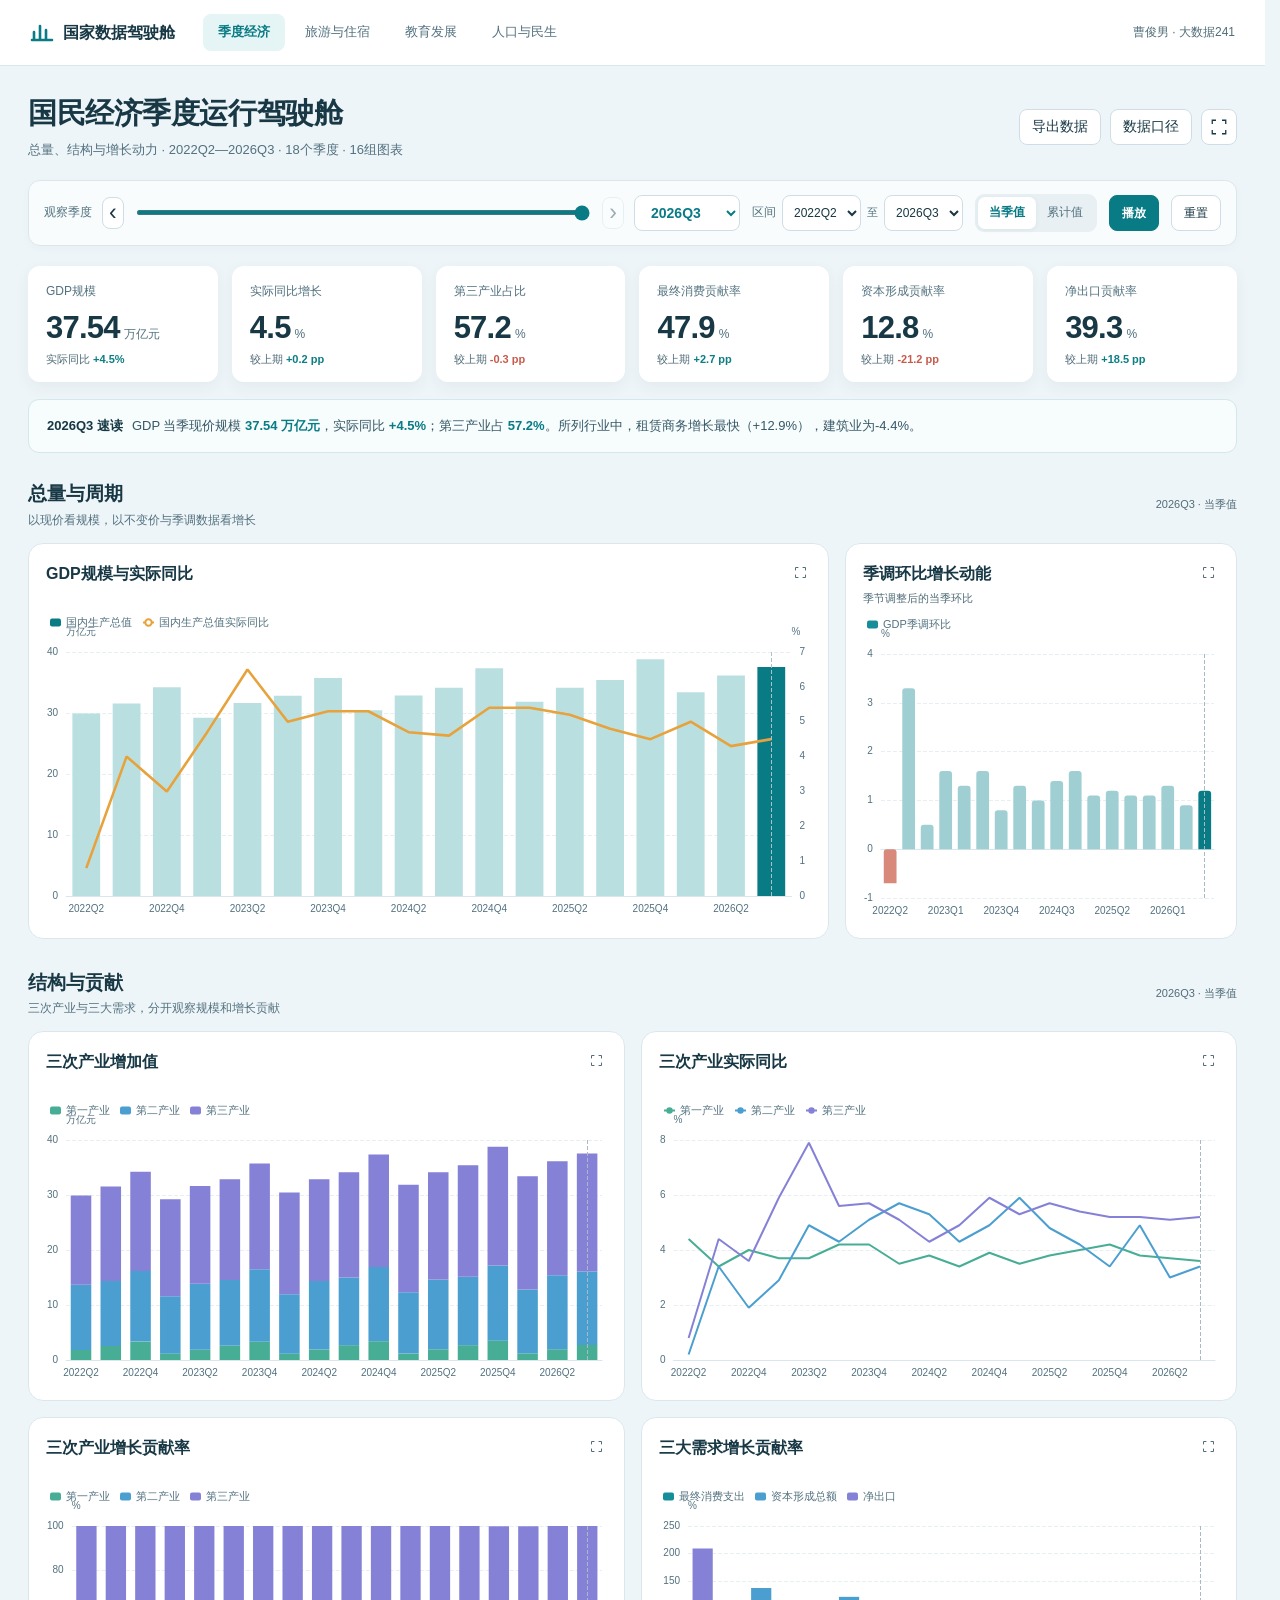
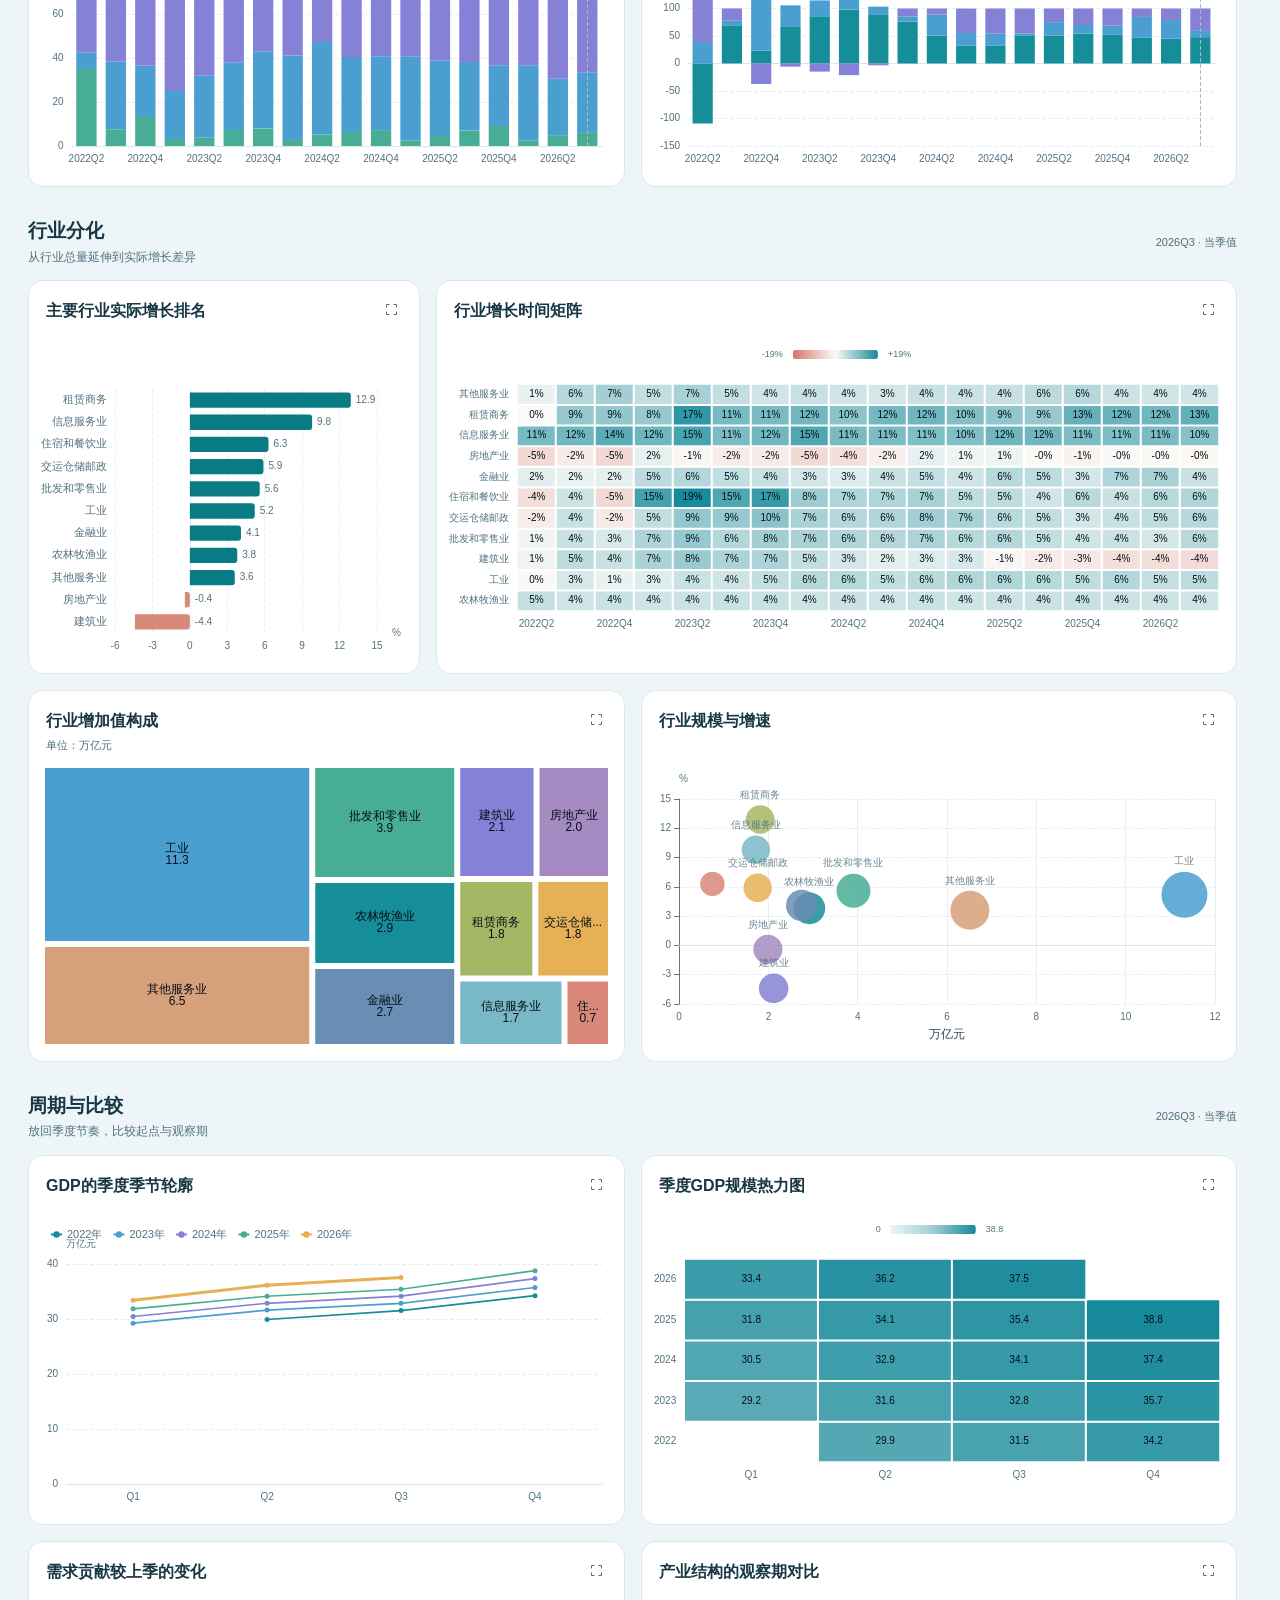
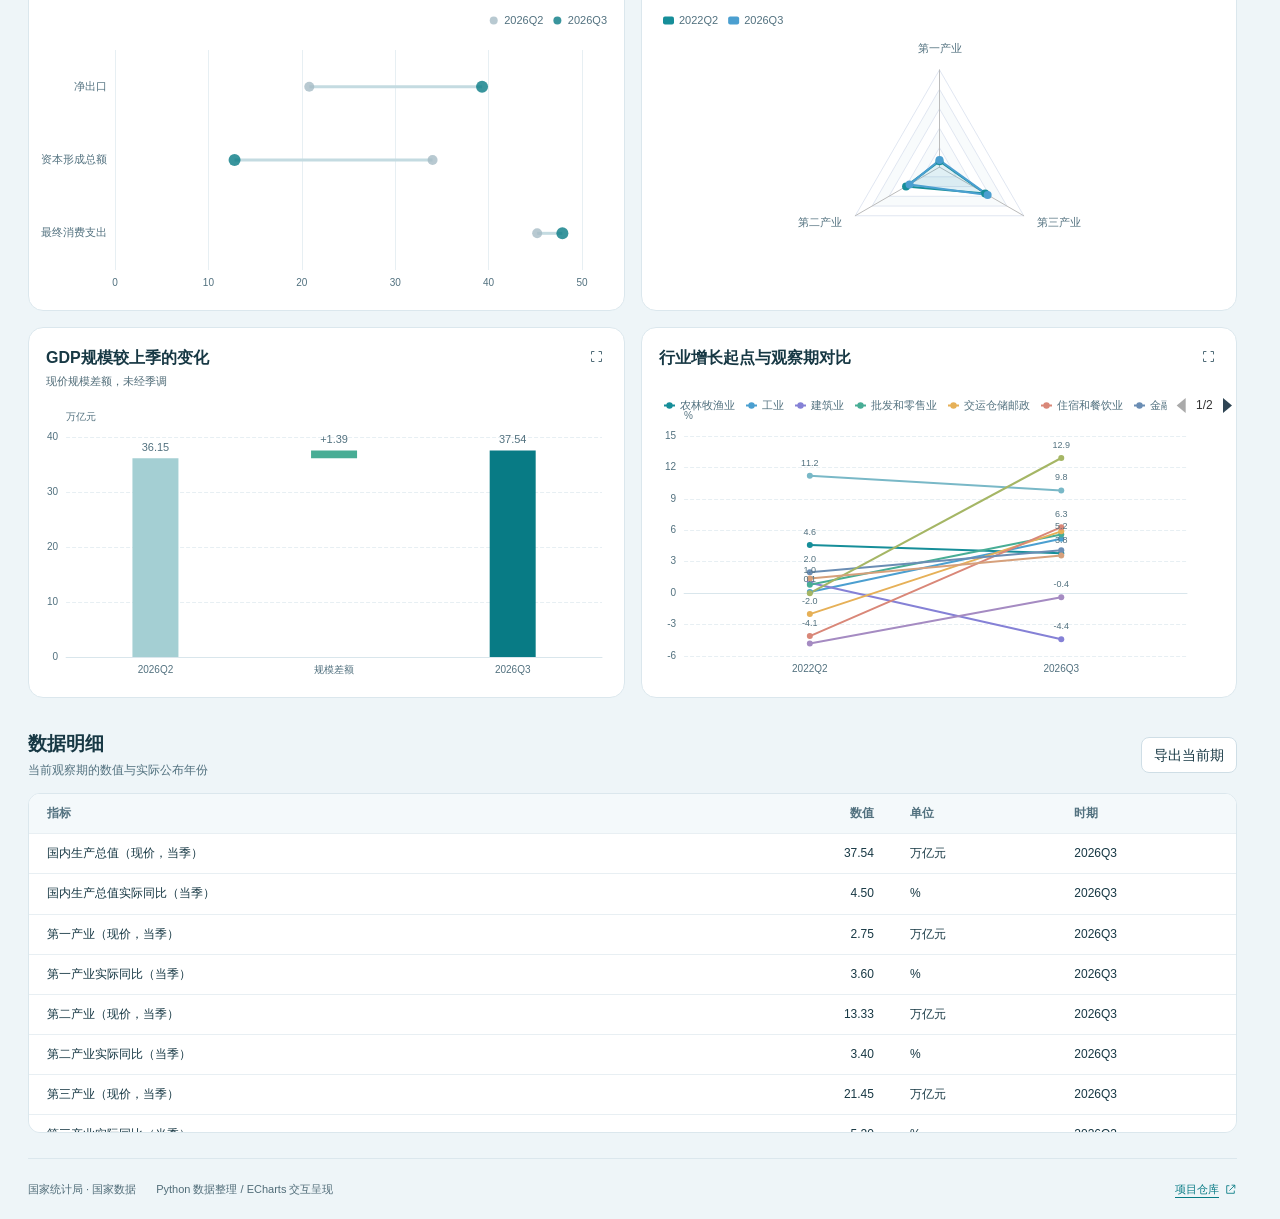
<file: 国家数据可视化看板/dashboards/economy.html>
<!doctype html>
<html lang="zh-CN">
<head>
  <meta charset="utf-8">
  <meta name="viewport" content="width=device-width,initial-scale=1">
  <meta name="description" content="国家统计局真实数据驱动的四主题交互驾驶舱">
  <title>国民经济季度运行 · 国家数据驾驶舱</title>
  <link rel="stylesheet" href="../assets/style.css?v=7fd99c2aa5fe">
  <script src="../assets/echarts.min.js"></script>
</head>
<body>
<!-- THESIS: 四个统计主题各自成屏，以同一时间轴连接规模、结构和变化，忠实延续用户的浅色参考图。
OWN-WORLD: 雾蓝底色、白色图面、青蓝与低饱和分类色、深色无衬线中文、紧凑工具栏和清晰数字。
STORY: 选主题，读总览，切换年份与口径，沿图形查看结构差异，导出可核查数据。
FIRST VIEWPORT: 顶部四主题导航，标题与操作区，联动时间轴，六项指标，宽主图和侧图；后续成组展开。
FORM: 用户提供的季度GDP、教育和旅游驾驶舱为视觉约束；pinned-reference-20261119；code-led。
FINISH: unreviewed and undocumented is unfinished; this build ends with the finish review, the verdict, DESIGN.md, and every shipping raster carrying its provenance -->
<a href="#content" class="skip-link">跳到图表</a>
<header class="site-header">
  <a class="brand" href="../index.html"><svg viewBox="0 0 24 24" aria-hidden="true"><path d="M4 19V11M10 19V5M16 19V9M22 19H2"/></svg><span>国家数据驾驶舱</span></a>
  <nav aria-label="主题导航"><a href="economy.html" aria-current="page">季度经济</a><a href="tourism.html">旅游与住宿</a><a href="education.html">教育发展</a><a href="population.html">人口与民生</a></nav>
  <span class="byline">曹俊男 · 大数据241</span>
</header>
<main>
  <div class="page-heading">
    <div><h1 id="pageTitle"></h1><p id="pageSubtitle"></p></div>
    <div class="actions"><button id="downloadCsv" class="button">导出数据</button><button id="openSources" class="button">数据口径</button><button id="fullscreen" class="button icon-button" aria-label="全屏展示"><svg viewBox="0 0 24 24" aria-hidden="true"><path d="M8 3H3v5m13-5h5v5M3 16v5h5m13-5v5h-5"/></svg></button></div>
  </div>
  <section class="control-bar" aria-label="看板筛选">
    <div class="period-controls"><span class="control-label" id="periodLabel">观察年份</span><button class="step-button" id="prev" aria-label="上一个时期">‹</button><input id="timeline" type="range" min="0" step="1" aria-label="观察时期"><button class="step-button" id="next" aria-label="下一个时期">›</button><label class="sr-only" for="period">观察时期</label><select id="period"></select></div>
    <div class="range-controls"><label for="rangeStart">区间</label><select id="rangeStart" aria-label="区间起点"></select><span class="range-to">至</span><select id="rangeEnd" aria-label="区间终点"></select></div>
    <div id="modeSwitch" class="segmented" aria-label="数据口径" hidden><button data-mode="current" aria-pressed="true">当季值</button><button data-mode="cumulative" aria-pressed="false">累计值</button></div>
    <button id="play" class="button primary" aria-pressed="false">播放</button><button id="reset" class="button">重置</button>
  </section>
  <fieldset id="categoryFilters" class="category-filters" hidden><legend>观察学段</legend><div id="categoryChoices"></div><span>仅影响按学段统计的图表</span></fieldset>
  <section id="kpis" class="kpi-grid" aria-label="核心指标"></section>
  <p class="insight" id="insight" aria-live="polite"></p>
  <div id="content"></div>
  <section class="data-section" aria-label="数据明细"><div class="section-heading"><div><h2>数据明细</h2><p>当前观察期的数值与实际公布年份</p></div><button id="downloadSnapshot" class="button">导出当前期</button></div><div class="table-scroll"><table><thead><tr><th>指标</th><th>数值</th><th>单位</th><th>时期</th></tr></thead><tbody id="detailRows"></tbody></table></div></section>
  <footer><span>国家统计局 · 国家数据</span><span>Python 数据整理 / ECharts 交互呈现</span><a href="https://github.com/YDZ-R/-" target="_blank" rel="noopener">项目仓库<svg viewBox="0 0 24 24" aria-hidden="true"><path d="M14 4h6v6M20 4 10 14M10 5H5v14h14v-5"/></svg></a></footer>
</main>
<dialog id="sourceDialog" aria-labelledby="sourceTitle"><div class="dialog-heading"><h2 id="sourceTitle">数据来源与统计口径</h2><button class="button close-dialog" data-close="sourceDialog" aria-label="关闭数据口径">关闭</button></div><div class="source-content"><p>数据查询入口：<a href="https://data.stats.gov.cn/dg/website/page.html#/pc/national/home" target="_blank" rel="noopener">国家统计局国家数据</a>。采集日期：2026-11-19。</p><p>原始查询快照、官方Excel核对文件、数据字典和处理代码均随项目归档。空白不补零，不生成未公布数据。</p><ul id="sourceNotes"></ul></div></dialog>
<dialog id="chartDialog" aria-labelledby="expandedTitle"><div class="dialog-heading"><h2 id="expandedTitle"></h2><div><button id="savePng" class="button">保存PNG</button><button class="button close-dialog" data-close="chartDialog">关闭</button></div></div><div id="expandedChart"></div></dialog>
<div class="toast" id="toast" role="status" hidden></div>
<noscript>请启用JavaScript以使用交互图表。原始和清洗数据也可在项目data目录中查看。</noscript>
<script>const DASHBOARD={"id":"economy","title":"国民经济季度运行","subtitle":"总量、结构与增长动力","accent":"#087b85","periods":["2022Q2","2022Q3","2022Q4","2023Q1","2023Q2","2023Q3","2023Q4","2024Q1","2024Q2","2024Q3","2024Q4","2025Q1","2025Q2","2025Q3","2025Q4","2026Q1","2026Q2","2026Q3"],"default_period":"2026Q3","series":{"gdp_current":{"id":"gdp_current","label":"国内生产总值","unit":"万亿元","values":{"2022Q2":29.91115,"2022Q3":31.53996,"2022Q4":34.23424,"2023Q1":29.23688,"2023Q2":31.62375,"2023Q3":32.84407,"2023Q4":35.72248,"2024Q1":30.45252,"2024Q2":32.85854,"2024Q3":34.14432,"2024Q4":37.35124,"2025Q1":31.84664,"2025Q2":34.13953,"2025Q3":35.41062,"2025Q4":38.79113,"2026Q1":33.41929,"2026Q2":36.15111,"2026Q3":37.53672},"source_table":"economy_nominal","source_indicator":"国内生产总值当季值 (亿元)","source_factor":0.0001,"source_subtract":0},"gdp_growth_current":{"id":"gdp_growth_current","label":"国内生产总值","unit":"%","values":{"2022Q2":0.8,"2022Q3":4.0,"2022Q4":3.0,"2023Q1":4.7,"2023Q2":6.5,"2023Q3":5.0,"2023Q4":5.3,"2024Q1":5.3,"2024Q2":4.7,"2024Q3":4.6,"2024Q4":5.4,"2025Q1":5.4,"2025Q2":5.2,"2025Q3":4.8,"2025Q4":4.5,"2026Q1":5.0,"2026Q2":4.3,"2026Q3":4.5},"source_table":"economy_real_growth","source_indicator":"国内生产总值指数 (上年同期=100) 当季值","source_factor":1,"source_subtract":100},"sector1_current":{"id":"sector1_current","label":"第一产业","unit":"万亿元","values":{"2022Q2":1.81827,"2022Q3":2.56535,"2022Q4":3.34501,"2023Q1":1.15004,"2023Q2":1.86955,"2023Q3":2.57597,"2023Q4":3.32135,"2024Q1":1.14756,"2024Q2":1.90575,"2024Q3":2.69645,"2024Q4":3.41383,"2025Q1":1.17298,"2025Q2":1.9505,"2025Q3":2.69523,"2025Q4":3.51597,"2026Q1":1.19408,"2026Q2":1.9581,"2026Q3":2.74721},"source_table":"economy_nominal","source_indicator":"第一产业增加值当季值 (亿元)","source_factor":0.0001,"source_subtract":0},"sector1_growth_current":{"id":"sector1_growth_current","label":"第一产业","unit":"%","values":{"2022Q2":4.4,"2022Q3":3.4,"2022Q4":4.0,"2023Q1":3.7,"2023Q2":3.7,"2023Q3":4.2,"2023Q4":4.2,"2024Q1":3.5,"2024Q2":3.8,"2024Q3":3.4,"2024Q4":3.9,"2025Q1":3.5,"2025Q2":3.8,"2025Q3":4.0,"2025Q4":4.2,"2026Q1":3.8,"2026Q2":3.7,"2026Q3":3.6},"source_table":"economy_real_growth","source_indicator":"第一产业增加值指数 (上年同期=100) 当季值","source_factor":1,"source_subtract":100},"sector2_current":{"id":"sector2_current","label":"第二产业","unit":"万亿元","values":{"2022Q2":11.86892,"2022Q3":11.78485,"2022Q4":12.81724,"2023Q1":10.45795,"2023Q2":11.99289,"2023Q3":11.96817,"2023Q4":13.1746,"2024Q1":10.79176,"2024Q2":12.45094,"2024Q3":12.28103,"2024Q4":13.50681,"2025Q1":11.15493,"2025Q2":12.67133,"2025Q3":12.45871,"2025Q4":13.68033,"2026Q1":11.61349,"2026Q2":13.4338,"2026Q3":13.33493},"source_table":"economy_nominal","source_indicator":"第二产业增加值当季值 (亿元)","source_factor":0.0001,"source_subtract":0},"sector2_growth_current":{"id":"sector2_growth_current","label":"第二产业","unit":"%","values":{"2022Q2":0.2,"2022Q3":3.4,"2022Q4":1.9,"2023Q1":2.9,"2023Q2":4.9,"2023Q3":4.3,"2023Q4":5.1,"2024Q1":5.7,"2024Q2":5.3,"2024Q3":4.3,"2024Q4":4.9,"2025Q1":5.9,"2025Q2":4.8,"2025Q3":4.2,"2025Q4":3.4,"2026Q1":4.9,"2026Q2":3.0,"2026Q3":3.4},"source_table":"economy_real_growth","source_indicator":"第二产业增加值指数 (上年同期=100) 当季值","source_factor":1,"source_subtract":100},"sector3_current":{"id":"sector3_current","label":"第三产业","unit":"万亿元","values":{"2022Q2":16.22396,"2022Q3":17.18976,"2022Q4":18.07198,"2023Q1":17.62888,"2023Q2":17.76132,"2023Q3":18.29992,"2023Q4":19.22653,"2024Q1":18.5132,"2024Q2":18.50185,"2024Q3":19.16685,"2024Q4":20.4306,"2025Q1":19.51873,"2025Q2":19.51769,"2025Q3":20.25668,"2025Q4":21.59483,"2026Q1":20.61172,"2026Q2":20.7592,"2026Q3":21.45458},"source_table":"economy_nominal","source_indicator":"第三产业增加值当季值 (亿元)","source_factor":0.0001,"source_subtract":0},"sector3_growth_current":{"id":"sector3_growth_current","label":"第三产业","unit":"%","values":{"2022Q2":0.8,"2022Q3":4.4,"2022Q4":3.6,"2023Q1":5.9,"2023Q2":7.9,"2023Q3":5.6,"2023Q4":5.7,"2024Q1":5.1,"2024Q2":4.3,"2024Q3":4.9,"2024Q4":5.9,"2025Q1":5.3,"2025Q2":5.7,"2025Q3":5.4,"2025Q4":5.2,"2026Q1":5.2,"2026Q2":5.1,"2026Q3":5.2},"source_table":"economy_real_growth","source_indicator":"第三产业增加值指数 (上年同期=100) 当季值","source_factor":1,"source_subtract":100},"agriculture_current":{"id":"agriculture_current","label":"农林牧渔业","unit":"万亿元","values":{"2022Q2":1.91219,"2022Q3":2.68239,"2022Q4":3.5059,"2023Q1":1.22178,"2023Q2":1.97474,"2023Q3":2.70373,"2023Q4":3.49646,"2024Q1":1.22671,"2024Q2":2.02291,"2024Q3":2.84074,"2024Q4":3.60724,"2025Q1":1.2577,"2025Q2":2.07662,"2025Q3":2.85058,"2025Q4":3.7258,"2026Q1":1.28505,"2026Q2":2.09505,"2026Q3":2.91661},"source_table":"economy_nominal","source_indicator":"农林牧渔业增加值当季值 (亿元)","source_factor":0.0001,"source_subtract":0},"agriculture_growth_current":{"id":"agriculture_growth_current","label":"农林牧渔业","unit":"%","values":{"2022Q2":4.6,"2022Q3":3.7,"2022Q4":4.2,"2023Q1":3.8,"2023Q2":4.0,"2023Q3":4.3,"2023Q4":4.3,"2024Q1":3.9,"2024Q2":4.1,"2024Q3":3.8,"2024Q4":4.2,"2025Q1":3.7,"2025Q2":4.0,"2025Q3":4.1,"2025Q4":4.3,"2026Q1":4.0,"2026Q2":3.9,"2026Q3":3.8},"source_table":"economy_real_growth","source_indicator":"农林牧渔业增加值指数 (上年同期=100) 当季值","source_factor":1,"source_subtract":100},"industry_current":{"id":"industry_current","label":"工业","unit":"万亿元","values":{"2022Q2":9.75914,"2022Q3":9.6915,"2022Q4":10.32279,"2023Q1":9.19214,"2023Q2":9.72982,"2023Q3":9.7575,"2023Q4":10.53884,"2024Q1":9.46396,"2024Q2":10.14089,"2024Q3":10.04673,"2024Q4":10.80027,"2025Q1":9.81039,"2025Q2":10.39964,"2025Q3":10.3271,"2025Q4":11.14547,"2026Q1":10.33882,"2026Q2":11.28362,"2026Q3":11.31617},"source_table":"economy_nominal","source_indicator":"工业增加值当季值 (亿元)","source_factor":0.0001,"source_subtract":0},"industry_growth_current":{"id":"industry_growth_current","label":"工业","unit":"%","values":{"2022Q2":0.1,"2022Q3":3.1,"2022Q4":1.4,"2023Q1":2.5,"2023Q2":4.2,"2023Q3":3.8,"2023Q4":4.8,"2024Q1":5.9,"2024Q2":5.8,"2024Q3":4.9,"2024Q4":5.6,"2025Q1":6.3,"2025Q2":6.2,"2025Q3":5.8,"2025Q4":5.0,"2026Q1":6.1,"2026Q2":4.7,"2026Q3":5.2},"source_table":"economy_real_growth","source_indicator":"工业增加值指数 (上年同期=100) 当季值","source_factor":1,"source_subtract":100},"construction_current":{"id":"construction_current","label":"建筑业","unit":"万亿元","values":{"2022Q2":2.16434,"2022Q3":2.15444,"2022Q4":2.57503,"2023Q1":1.32858,"2023Q2":2.32783,"2023Q3":2.28274,"2023Q4":2.72491,"2024Q1":1.39624,"2024Q2":2.37762,"2024Q3":2.31202,"2024Q4":2.80039,"2025Q1":1.42556,"2025Q2":2.34934,"2025Q3":2.22012,"2025Q4":2.64749,"2026Q1":1.36321,"2026Q2":2.24108,"2026Q3":2.11678},"source_table":"economy_nominal","source_indicator":"建筑业增加值当季值 (亿元)","source_factor":0.0001,"source_subtract":0},"construction_growth_current":{"id":"construction_growth_current","label":"建筑业","unit":"%","values":{"2022Q2":1.0,"2022Q3":5.3,"2022Q4":4.4,"2023Q1":6.8,"2023Q2":8.3,"2023Q3":6.7,"2023Q4":6.7,"2024Q1":4.8,"2024Q2":3.3,"2024Q3":2.0,"2024Q4":2.5,"2025Q1":3.1,"2025Q2":-0.6,"2025Q3":-2.3,"2025Q4":-2.5,"2026Q1":-3.8,"2026Q2":-4.1,"2026Q3":-4.4},"source_table":"economy_real_growth","source_indicator":"建筑业增加值指数 (上年同期=100) 当季值","source_factor":1,"source_subtract":100},"trade_current":{"id":"trade_current","label":"批发和零售业","unit":"万亿元","values":{"2022Q2":2.91882,"2022Q3":3.1388,"2022Q4":3.4046,"2023Q1":2.98536,"2023Q2":3.16251,"2023Q3":3.30633,"2023Q4":3.62676,"2024Q1":3.16882,"2024Q2":3.35912,"2024Q3":3.52402,"2024Q4":3.8672,"2025Q1":3.33943,"2025Q2":3.5446,"2025Q3":3.67125,"2025Q4":4.02551,"2026Q1":3.50713,"2026Q2":3.71456,"2026Q3":3.90445},"source_table":"economy_nominal","source_indicator":"批发和零售业增加值当季值 (亿元)","source_factor":0.0001,"source_subtract":0},"trade_growth_current":{"id":"trade_growth_current","label":"批发和零售业","unit":"%","values":{"2022Q2":0.8,"2022Q3":4.2,"2022Q4":2.9,"2023Q1":6.6,"2023Q2":8.6,"2023Q3":6.1,"2023Q4":7.6,"2024Q1":7.0,"2024Q2":6.3,"2024Q3":6.0,"2024Q4":6.7,"2025Q1":5.8,"2025Q2":6.0,"2025Q3":4.9,"2025Q4":3.7,"2026Q1":4.1,"2026Q2":3.3,"2026Q3":5.6},"source_table":"economy_real_growth","source_indicator":"批发和零售业增加值指数 (上年同期=100) 当季值","source_factor":1,"source_subtract":100},"transport_current":{"id":"transport_current","label":"交通运输、仓储和邮政业","unit":"万亿元","values":{"2022Q2":1.28737,"2022Q3":1.38874,"2022Q4":1.31424,"2023Q1":1.22754,"2023Q2":1.42352,"2023Q3":1.55698,"2023Q4":1.43578,"2024Q1":1.31248,"2024Q2":1.4752,"2024Q3":1.59978,"2024Q4":1.51708,"2025Q1":1.38537,"2025Q2":1.55561,"2025Q3":1.67063,"2025Q4":1.5976,"2026Q1":1.4638,"2026Q2":1.66917,"2026Q3":1.75934},"source_table":"economy_nominal","source_indicator":"交通运输、仓储和邮政业增加值当季值 (亿元)","source_factor":0.0001,"source_subtract":0},"transport_growth_current":{"id":"transport_growth_current","label":"交通运输、仓储和邮政业","unit":"%","values":{"2022Q2":-2.0,"2022Q3":4.3,"2022Q4":-2.4,"2023Q1":5.0,"2023Q2":8.9,"2023Q3":8.6,"2023Q4":9.5,"2024Q1":6.9,"2024Q2":6.1,"2024Q3":6.2,"2024Q4":7.5,"2025Q1":7.2,"2025Q2":5.6,"2025Q3":4.8,"2025Q4":3.4,"2026Q1":4.3,"2026Q2":5.1,"2026Q3":5.9},"source_table":"economy_real_growth","source_indicator":"交通运输、仓储和邮政业增加值指数 (上年同期=100) 当季值","source_factor":1,"source_subtract":100},"hospitality_current":{"id":"hospitality_current","label":"住宿和餐饮业","unit":"万亿元","values":{"2022Q2":0.41199,"2022Q3":0.52346,"2022Q4":0.56117,"2023Q1":0.49207,"2023Q2":0.50798,"2023Q3":0.62233,"2023Q4":0.68603,"2024Q1":0.54059,"2024Q2":0.54602,"2024Q3":0.6639,"2024Q4":0.73894,"2025Q1":0.57305,"2025Q2":0.58117,"2025Q3":0.69623,"2025Q4":0.78986,"2026Q1":0.60546,"2026Q2":0.62025,"2026Q3":0.74576},"source_table":"economy_nominal","source_indicator":"住宿和餐饮业增加值当季值 (亿元)","source_factor":0.0001,"source_subtract":0},"hospitality_growth_current":{"id":"hospitality_growth_current","label":"住宿和餐饮业","unit":"%","values":{"2022Q2":-4.1,"2022Q3":3.9,"2022Q4":-4.7,"2023Q1":15.4,"2023Q2":19.3,"2023Q3":14.5,"2023Q4":16.5,"2024Q1":7.9,"2024Q2":6.5,"2024Q3":6.5,"2024Q4":7.2,"2025Q1":5.1,"2025Q2":5.2,"2025Q3":3.6,"2025Q4":5.6,"2026Q1":4.3,"2026Q2":5.8,"2026Q3":6.3},"source_table":"economy_real_growth","source_indicator":"住宿和餐饮业增加值指数 (上年同期=100) 当季值","source_factor":1,"source_subtract":100},"finance_current":{"id":"finance_current","label":"金融业","unit":"万亿元","values":{"2022Q2":2.18309,"2022Q3":2.23724,"2022Q4":2.1655,"2023Q1":2.38766,"2023Q2":2.36951,"2023Q3":2.36938,"2023Q4":2.26614,"2024Q1":2.45948,"2024Q2":2.40556,"2024Q3":2.4496,"2024Q4":2.38093,"2025Q1":2.53166,"2025Q2":2.51422,"2025Q3":2.61912,"2025Q4":2.46866,"2026Q1":2.72246,"2026Q2":2.73898,"2026Q3":2.74488},"source_table":"economy_nominal","source_indicator":"金融业增加值当季值 (亿元)","source_factor":0.0001,"source_subtract":0},"finance_growth_current":{"id":"finance_growth_current","label":"金融业","unit":"%","values":{"2022Q2":2.0,"2022Q3":1.5,"2022Q4":1.9,"2023Q1":5.4,"2023Q2":6.1,"2023Q3":4.9,"2023Q4":4.4,"2024Q1":3.4,"2024Q2":2.5,"2024Q3":4.3,"2024Q4":4.7,"2025Q1":3.8,"2025Q2":5.8,"2025Q3":5.2,"2025Q4":3.3,"2026Q1":6.5,"2026Q2":6.9,"2026Q3":4.1},"source_table":"economy_real_growth","source_indicator":"金融业增加值指数 (上年同期=100) 当季值","source_factor":1,"source_subtract":100},"estate_current":{"id":"estate_current","label":"房地产业","unit":"万亿元","values":{"2022Q2":2.19351,"2022Q3":2.16355,"2022Q4":2.24548,"2023Q1":2.29109,"2023Q2":2.25615,"2023Q3":2.08552,"2023Q4":2.16539,"2024Q1":2.08213,"2024Q2":2.11267,"2024Q3":2.00477,"2024Q4":2.20513,"2025Q1":2.11825,"2025Q2":2.09595,"2025Q3":1.97749,"2025Q4":2.11074,"2026Q1":2.03264,"2026Q2":2.10384,"2026Q3":1.98741},"source_table":"economy_nominal","source_indicator":"房地产业增加值当季值 (亿元)","source_factor":0.0001,"source_subtract":0},"estate_growth_current":{"id":"estate_growth_current","label":"房地产业","unit":"%","values":{"2022Q2":-4.8,"2022Q3":-2.1,"2022Q4":-4.9,"2023Q1":1.8,"2023Q2":-0.6,"2023Q3":-2.1,"2023Q4":-2.2,"2024Q1":-4.7,"2024Q2":-4.1,"2024Q3":-1.6,"2024Q4":1.7,"2025Q1":1.0,"2025Q2":1.0,"2025Q3":-0.2,"2025Q4":-1.0,"2026Q1":-0.1,"2026Q2":-0.2,"2026Q3":-0.4},"source_table":"economy_real_growth","source_indicator":"房地产业增加值指数 (上年同期=100) 当季值","source_factor":1,"source_subtract":100},"it_current":{"id":"it_current","label":"信息传输、软件和信息技术服务业","unit":"万亿元","values":{"2022Q2":1.33412,"2022Q3":1.17272,"2022Q4":1.28118,"2023Q1":1.47008,"2023Q2":1.54199,"2023Q3":1.29668,"2023Q4":1.44108,"2024Q1":1.68536,"2024Q2":1.70438,"2024Q3":1.42289,"2024Q4":1.58313,"2025Q1":1.85305,"2025Q2":1.89084,"2025Q3":1.57691,"2025Q4":1.73908,"2026Q1":2.0444,"2026Q2":2.08904,"2026Q3":1.71873},"source_table":"economy_nominal","source_indicator":"信息传输、软件和信息技术服务业增加值当季值 (亿元)","source_factor":0.0001,"source_subtract":0},"it_growth_current":{"id":"it_growth_current","label":"信息传输、软件和信息技术服务业","unit":"%","values":{"2022Q2":11.2,"2022Q3":11.6,"2022Q4":13.6,"2023Q1":11.8,"2023Q2":15.2,"2023Q3":10.8,"2023Q4":11.6,"2024Q1":14.5,"2024Q2":11.0,"2024Q3":10.8,"2024Q4":10.5,"2025Q1":10.3,"2025Q2":11.8,"2025Q3":11.7,"2025Q4":10.7,"2026Q1":10.6,"2026Q2":10.8,"2026Q3":9.8},"source_table":"economy_real_growth","source_indicator":"信息传输、软件和信息技术服务业增加值指数 (上年同期=100) 当季值","source_factor":1,"source_subtract":100},"business_current":{"id":"business_current","label":"租赁和商务服务业","unit":"万亿元","values":{"2022Q2":0.92536,"2022Q3":1.12727,"2022Q4":1.3404,"2023Q1":1.1278,"2023Q2":1.11195,"2023Q3":1.28185,"2023Q4":1.5223,"2024Q1":1.28514,"2024Q2":1.23775,"2024Q3":1.44847,"2024Q4":1.72272,"2025Q1":1.43328,"2025Q2":1.36627,"2025Q3":1.59481,"2025Q4":1.9722,"2026Q1":1.62089,"2026Q2":1.53832,"2026Q3":1.81558},"source_table":"economy_nominal","source_indicator":"租赁和商务服务业增加值当季值 (亿元)","source_factor":0.0001,"source_subtract":0},"business_growth_current":{"id":"business_growth_current","label":"租赁和商务服务业","unit":"%","values":{"2022Q2":0.0,"2022Q3":8.7,"2022Q4":8.9,"2023Q1":8.4,"2023Q2":17.2,"2023Q3":11.0,"2023Q4":11.0,"2024Q1":11.5,"2024Q2":9.5,"2024Q3":11.5,"2024Q4":11.8,"2025Q1":10.2,"2025Q2":9.0,"2025Q3":8.6,"2025Q4":12.7,"2026Q1":12.2,"2026Q2":11.6,"2026Q3":12.9},"source_table":"economy_real_growth","source_indicator":"租赁和商务服务业增加值指数 (上年同期=100) 当季值","source_factor":1,"source_subtract":100},"other_current":{"id":"other_current","label":"其他服务业","unit":"万亿元","values":{"2022Q2":4.82121,"2022Q3":5.25986,"2022Q4":5.51794,"2023Q1":5.51277,"2023Q2":5.21776,"2023Q3":5.58102,"2023Q4":5.81877,"2024Q1":5.83161,"2024Q2":5.47641,"2024Q3":5.8314,"2024Q4":6.12821,"2025Q1":6.11889,"2025Q2":5.76526,"2025Q3":6.20638,"2025Q4":6.56873,"2026Q1":6.43542,"2026Q2":6.05721,"2026Q3":6.51102},"source_table":"economy_nominal","source_indicator":"其他行业增加值当季值 (亿元)","source_factor":0.0001,"source_subtract":0},"other_growth_current":{"id":"other_growth_current","label":"其他服务业","unit":"%","values":{"2022Q2":1.4,"2022Q3":6.0,"2022Q4":7.4,"2023Q1":4.9,"2023Q2":7.1,"2023Q3":4.8,"2023Q4":3.6,"2024Q1":4.3,"2024Q2":3.6,"2024Q3":3.4,"2024Q4":4.3,"2025Q1":4.1,"2025Q2":4.4,"2025Q3":5.5,"2025Q4":5.9,"2026Q1":4.0,"2026Q2":3.7,"2026Q3":3.6},"source_table":"economy_real_growth","source_indicator":"其他行业增加值指数 (上年同期=100) 当季值","source_factor":1,"source_subtract":100},"share1_current":{"id":"share1_current","label":"第一产业","unit":"%","values":{"2022Q2":6.078904,"2022Q3":8.13365,"2022Q4":9.770949,"2023Q1":3.933525,"2023Q2":5.911854,"2023Q3":7.843029,"2023Q4":9.297647,"2024Q1":3.768358,"2024Q2":5.799862,"2024Q3":7.897214,"2024Q4":9.139804,"2025Q1":3.683214,"2025Q2":5.713318,"2025Q3":7.611361,"2025Q4":9.06385,"2026Q1":3.573026,"2026Q2":5.416431,"2026Q3":7.318727},"derived_from":["sector1_current","gdp_current"]},"contrib1_current":{"id":"contrib1_current","label":"第一产业","unit":"%","values":{"2022Q2":35.0,"2022Q3":7.6,"2022Q4":13.2,"2023Q1":3.2,"2023Q2":3.7,"2023Q3":7.3,"2023Q4":7.9,"2024Q1":2.7,"2024Q2":5.2,"2024Q3":6.4,"2024Q4":7.2,"2025Q1":2.6,"2025Q2":4.6,"2025Q3":7.0,"2025Q4":9.1,"2026Q1":2.6,"2026Q2":4.9,"2026Q3":6.3},"source_table":"economy_contribution","source_indicator":"第一产业贡献率当季值 (%)","source_factor":1,"source_subtract":0},"share2_current":{"id":"share2_current","label":"第二产业","unit":"%","values":{"2022Q2":39.680587,"2022Q3":37.364822,"2022Q4":37.439826,"2023Q1":35.76972,"2023Q2":37.923681,"2023Q3":36.439363,"2023Q4":36.880418,"2024Q1":35.437987,"2024Q2":37.892554,"2024Q3":35.968003,"2024Q4":36.161611,"2025Q1":35.027023,"2025Q2":37.116299,"2025Q3":35.183541,"2025Q4":35.266645,"2026Q1":34.750858,"2026Q2":37.160131,"2026Q3":35.525027},"derived_from":["sector2_current","gdp_current"]},"contrib2_current":{"id":"contrib2_current","label":"第二产业","unit":"%","values":{"2022Q2":7.4,"2022Q3":30.8,"2022Q4":23.4,"2023Q1":21.8,"2023Q2":28.2,"2023Q3":30.8,"2023Q4":35.2,"2024Q1":38.4,"2024Q2":42.1,"2024Q3":34.1,"2024Q4":33.6,"2025Q1":38.2,"2025Q2":34.2,"2025Q3":31.2,"2025Q4":27.6,"2026Q1":34.1,"2026Q2":25.7,"2026Q3":27.2},"source_table":"economy_contribution","source_indicator":"第二产业贡献率当季值 (%)","source_factor":1,"source_subtract":0},"share3_current":{"id":"share3_current","label":"第三产业","unit":"%","values":{"2022Q2":54.240509,"2022Q3":54.501528,"2022Q4":52.789196,"2023Q1":60.296721,"2023Q2":56.164497,"2023Q3":55.717577,"2023Q4":53.821935,"2024Q1":60.793655,"2024Q2":56.307584,"2024Q3":56.134812,"2024Q4":54.698586,"2025Q1":61.289762,"2025Q2":57.170354,"2025Q3":57.205098,"2025Q4":55.669505,"2026Q1":61.676116,"2026Q2":57.42341,"2026Q3":57.156246},"derived_from":["sector3_current","gdp_current"]},"contrib3_current":{"id":"contrib3_current","label":"第三产业","unit":"%","values":{"2022Q2":57.6,"2022Q3":61.6,"2022Q4":63.4,"2023Q1":75.0,"2023Q2":68.1,"2023Q3":61.9,"2023Q4":56.9,"2024Q1":58.9,"2024Q2":52.7,"2024Q3":59.5,"2024Q4":59.2,"2025Q1":59.2,"2025Q2":61.2,"2025Q3":61.8,"2025Q4":63.2,"2026Q1":63.2,"2026Q2":69.4,"2026Q3":66.5},"source_table":"economy_contribution","source_indicator":"第三产业贡献率当季值 (%)","source_factor":1,"source_subtract":0},"demand1_current":{"id":"demand1_current","label":"最终消费支出","unit":"%","values":{"2022Q2":-109.1,"2022Q3":69.4,"2022Q4":23.6,"2023Q1":67.7,"2023Q2":84.6,"2023Q3":98.4,"2023Q4":88.3,"2024Q1":76.5,"2024Q2":50.5,"2024Q3":32.6,"2024Q4":32.1,"2025Q1":50.1,"2025Q2":51.0,"2025Q3":54.1,"2025Q4":52.9,"2026Q1":46.7,"2026Q2":45.2,"2026Q3":47.9},"source_table":"economy_demand","source_indicator":"最终消费支出对国内生产总值增长贡献率当季值 (%)","source_factor":1,"source_subtract":0},"demand2_current":{"id":"demand2_current","label":"资本形成总额","unit":"%","values":{"2022Q2":39.0,"2022Q3":9.1,"2022Q4":113.6,"2023Q1":38.1,"2023Q2":30.1,"2023Q3":22.8,"2023Q4":15.0,"2024Q1":9.2,"2024Q2":38.4,"2024Q3":22.8,"2024Q4":22.1,"2025Q1":4.7,"2025Q2":24.2,"2025Q3":15.9,"2025Q4":16.0,"2026Q1":38.0,"2026Q2":34.0,"2026Q3":12.8},"source_table":"economy_demand","source_indicator":"资本形成总额对国内生产总值增长贡献率当季值 (%)","source_factor":1,"source_subtract":0},"demand3_current":{"id":"demand3_current","label":"货物和服务净出口","unit":"%","values":{"2022Q2":170.1,"2022Q3":21.6,"2022Q4":-37.2,"2023Q1":-5.8,"2023Q2":-14.7,"2023Q3":-21.2,"2023Q4":-3.3,"2024Q1":14.3,"2024Q2":11.1,"2024Q3":44.5,"2024Q4":45.8,"2025Q1":45.2,"2025Q2":24.8,"2025Q3":30.0,"2025Q4":31.1,"2026Q1":15.3,"2026Q2":20.8,"2026Q3":39.3},"source_table":"economy_demand","source_indicator":"货物和服务净出口对国内生产总值增长贡献率当季值 (%)","source_factor":1,"source_subtract":0},"gdp_cumulative":{"id":"gdp_cumulative","label":"国内生产总值","unit":"万亿元","values":{"2022Q2":57.62873,"2022Q3":89.1687,"2022Q4":123.40294,"2023Q1":29.23688,"2023Q2":60.86063,"2023Q3":93.7047,"2023Q4":129.42717,"2024Q1":30.45252,"2024Q2":63.31106,"2024Q3":97.45538,"2024Q4":134.80662,"2025Q1":31.84664,"2025Q2":65.98616,"2025Q3":101.39679,"2025Q4":140.18792,"2026Q1":33.41929,"2026Q2":69.5704,"2026Q3":107.10712},"source_table":"economy_nominal","source_indicator":"国内生产总值累计值 (亿元)","source_factor":0.0001,"source_subtract":0},"gdp_growth_cumulative":{"id":"gdp_growth_cumulative","label":"国内生产总值","unit":"%","values":{"2022Q2":2.7,"2022Q3":3.2,"2022Q4":3.1,"2023Q1":4.7,"2023Q2":5.7,"2023Q3":5.4,"2023Q4":5.4,"2024Q1":5.3,"2024Q2":4.9,"2024Q3":4.8,"2024Q4":5.0,"2025Q1":5.4,"2025Q2":5.3,"2025Q3":5.2,"2025Q4":5.0,"2026Q1":5.0,"2026Q2":4.7,"2026Q3":4.6},"source_table":"economy_real_growth","source_indicator":"国内生产总值指数 (上年同期=100) 累计值","source_factor":1,"source_subtract":100},"sector1_cumulative":{"id":"sector1_cumulative","label":"第一产业","unit":"万亿元","values":{"2022Q2":2.91034,"2022Q3":5.47569,"2022Q4":8.8207,"2023Q1":1.15004,"2023Q2":3.01959,"2023Q3":5.59556,"2023Q4":8.91691,"2024Q1":1.14756,"2024Q2":3.05331,"2024Q3":5.74975,"2024Q4":9.16358,"2025Q1":1.17298,"2025Q2":3.12348,"2025Q3":5.81871,"2025Q4":9.33468,"2026Q1":1.19408,"2026Q2":3.15218,"2026Q3":5.89939},"source_table":"economy_nominal","source_indicator":"第一产业增加值累计值 (亿元)","source_factor":0.0001,"source_subtract":0},"sector1_growth_cumulative":{"id":"sector1_growth_cumulative","label":"第一产业","unit":"%","values":{"2022Q2":5.1,"2022Q3":4.3,"2022Q4":4.2,"2023Q1":3.7,"2023Q2":3.7,"2023Q3":4.0,"2023Q4":4.1,"2024Q1":3.5,"2024Q2":3.7,"2024Q3":3.5,"2024Q4":3.7,"2025Q1":3.5,"2025Q2":3.7,"2025Q3":3.8,"2025Q4":3.9,"2026Q1":3.8,"2026Q2":3.7,"2026Q3":3.7},"source_table":"economy_real_growth","source_indicator":"第一产业增加值指数 (上年同期=100) 累计值","source_factor":1,"source_subtract":100},"sector2_cumulative":{"id":"sector2_cumulative","label":"第二产业","unit":"万亿元","values":{"2022Q2":22.16087,"2022Q3":33.94572,"2022Q4":46.76296,"2023Q1":10.45795,"2023Q2":22.45084,"2023Q3":34.41901,"2023Q4":47.59361,"2024Q1":10.79176,"2024Q2":23.2427,"2024Q3":35.52373,"2024Q4":49.03054,"2025Q1":11.15493,"2025Q2":23.82626,"2025Q3":36.28497,"2025Q4":49.9653,"2026Q1":11.61349,"2026Q2":25.04729,"2026Q3":38.38223},"source_table":"economy_nominal","source_indicator":"第二产业增加值累计值 (亿元)","source_factor":0.0001,"source_subtract":0},"sector2_growth_cumulative":{"id":"sector2_growth_cumulative","label":"第二产业","unit":"%","values":{"2022Q2":2.0,"2022Q3":2.4,"2022Q4":2.3,"2023Q1":2.9,"2023Q2":4.0,"2023Q3":4.1,"2023Q4":4.4,"2024Q1":5.7,"2024Q2":5.5,"2024Q3":5.1,"2024Q4":5.0,"2025Q1":5.9,"2025Q2":5.3,"2025Q3":4.9,"2025Q4":4.5,"2026Q1":4.9,"2026Q2":3.9,"2026Q3":3.8},"source_table":"economy_real_growth","source_indicator":"第二产业增加值指数 (上年同期=100) 累计值","source_factor":1,"source_subtract":100},"sector3_cumulative":{"id":"sector3_cumulative","label":"第三产业","unit":"万亿元","values":{"2022Q2":32.55753,"2022Q3":49.74729,"2022Q4":67.81927,"2023Q1":17.62888,"2023Q2":35.3902,"2023Q3":53.69012,"2023Q4":72.91665,"2024Q1":18.5132,"2024Q2":37.01505,"2024Q3":56.1819,"2024Q4":76.61249,"2025Q1":19.51873,"2025Q2":39.03643,"2025Q3":59.29311,"2025Q4":80.88793,"2026Q1":20.61172,"2026Q2":41.37092,"2026Q3":62.8255},"source_table":"economy_nominal","source_indicator":"第三产业增加值累计值 (亿元)","source_factor":0.0001,"source_subtract":0},"sector3_growth_cumulative":{"id":"sector3_growth_cumulative","label":"第三产业","unit":"%","values":{"2022Q2":3.0,"2022Q3":3.5,"2022Q4":3.5,"2023Q1":5.9,"2023Q2":6.9,"2023Q3":6.5,"2023Q4":6.3,"2024Q1":5.1,"2024Q2":4.7,"2024Q3":4.8,"2024Q4":5.1,"2025Q1":5.3,"2025Q2":5.5,"2025Q3":5.4,"2025Q4":5.4,"2026Q1":5.2,"2026Q2":5.2,"2026Q3":5.2},"source_table":"economy_real_growth","source_indicator":"第三产业增加值指数 (上年同期=100) 累计值","source_factor":1,"source_subtract":100},"agriculture_cumulative":{"id":"agriculture_cumulative","label":"农林牧渔业","unit":"万亿元","values":{"2022Q2":3.06939,"2022Q3":5.75178,"2022Q4":9.25768,"2023Q1":1.22178,"2023Q2":3.19651,"2023Q3":5.90024,"2023Q4":9.3967,"2024Q1":1.22671,"2024Q2":3.24962,"2024Q3":6.09036,"2024Q4":9.6976,"2025Q1":1.2577,"2025Q2":3.33432,"2025Q3":6.1849,"2025Q4":9.91069,"2026Q1":1.28505,"2026Q2":3.38011,"2026Q3":6.29672},"source_table":"economy_nominal","source_indicator":"农林牧渔业增加值累计值 (亿元)","source_factor":0.0001,"source_subtract":0},"agriculture_growth_cumulative":{"id":"agriculture_growth_cumulative","label":"农林牧渔业","unit":"%","values":{"2022Q2":5.2,"2022Q3":4.5,"2022Q4":4.4,"2023Q1":3.8,"2023Q2":3.9,"2023Q3":4.1,"2023Q4":4.2,"2024Q1":3.9,"2024Q2":4.0,"2024Q3":3.9,"2024Q4":4.0,"2025Q1":3.7,"2025Q2":3.9,"2025Q3":4.0,"2025Q4":4.1,"2026Q1":4.0,"2026Q2":4.0,"2026Q3":3.9},"source_table":"economy_real_growth","source_indicator":"农林牧渔业增加值指数 (上年同期=100) 累计值","source_factor":1,"source_subtract":100},"industry_cumulative":{"id":"industry_cumulative","label":"工业","unit":"万亿元","values":{"2022Q2":18.85087,"2022Q3":28.54237,"2022Q4":38.86516,"2023Q1":9.19214,"2023Q2":18.92196,"2023Q3":28.67946,"2023Q4":39.2183,"2024Q1":9.46396,"2024Q2":19.60485,"2024Q3":29.65158,"2024Q4":40.45185,"2025Q1":9.81039,"2025Q2":20.21002,"2025Q3":30.53713,"2025Q4":41.6826,"2026Q1":10.33882,"2026Q2":21.62244,"2026Q3":32.9386},"source_table":"economy_nominal","source_indicator":"工业增加值累计值 (亿元)","source_factor":0.0001,"source_subtract":0},"industry_growth_cumulative":{"id":"industry_growth_cumulative","label":"工业","unit":"%","values":{"2022Q2":2.4,"2022Q3":2.6,"2022Q4":2.3,"2023Q1":2.5,"2023Q2":3.3,"2023Q3":3.5,"2023Q4":3.8,"2024Q1":5.9,"2024Q2":5.8,"2024Q3":5.5,"2024Q4":5.5,"2025Q1":6.3,"2025Q2":6.2,"2025Q3":6.1,"2025Q4":5.8,"2026Q1":6.1,"2026Q2":5.4,"2026Q3":5.3},"source_table":"economy_real_growth","source_indicator":"工业增加值指数 (上年同期=100) 累计值","source_factor":1,"source_subtract":100},"construction_cumulative":{"id":"construction_cumulative","label":"建筑业","unit":"万亿元","values":{"2022Q2":3.41452,"2022Q3":5.56895,"2022Q4":8.14398,"2023Q1":1.32858,"2023Q2":3.65641,"2023Q3":5.93915,"2023Q4":8.66406,"2024Q1":1.39624,"2024Q2":3.77386,"2024Q3":6.08588,"2024Q4":8.88628,"2025Q1":1.42556,"2025Q2":3.7749,"2025Q3":5.99502,"2025Q4":8.64251,"2026Q1":1.36321,"2026Q2":3.60429,"2026Q3":5.72106},"source_table":"economy_nominal","source_indicator":"建筑业增加值累计值 (亿元)","source_factor":0.0001,"source_subtract":0},"construction_growth_cumulative":{"id":"construction_growth_cumulative","label":"建筑业","unit":"%","values":{"2022Q2":0.2,"2022Q3":2.2,"2022Q4":2.9,"2023Q1":6.8,"2023Q2":7.8,"2023Q3":7.4,"2023Q4":7.1,"2024Q1":4.8,"2024Q2":3.8,"2024Q3":3.1,"2024Q4":2.9,"2025Q1":3.1,"2025Q2":0.7,"2025Q3":-0.5,"2025Q4":-1.1,"2026Q1":-3.8,"2026Q2":-4.0,"2026Q3":-4.1},"source_table":"economy_real_growth","source_indicator":"建筑业增加值指数 (上年同期=100) 累计值","source_factor":1,"source_subtract":100},"trade_cumulative":{"id":"trade_cumulative","label":"批发和零售业","unit":"万亿元","values":{"2022Q2":5.67434,"2022Q3":8.81315,"2022Q4":12.21775,"2023Q1":2.98536,"2023Q2":6.14787,"2023Q3":9.4542,"2023Q4":13.08097,"2024Q1":3.16882,"2024Q2":6.52795,"2024Q3":10.05196,"2024Q4":13.91916,"2025Q1":3.33943,"2025Q2":6.88403,"2025Q3":10.55529,"2025Q4":14.5808,"2026Q1":3.50713,"2026Q2":7.22169,"2026Q3":11.12614},"source_table":"economy_nominal","source_indicator":"批发和零售业增加值累计值 (亿元)","source_factor":0.0001,"source_subtract":0},"trade_growth_cumulative":{"id":"trade_growth_cumulative","label":"批发和零售业","unit":"%","values":{"2022Q2":3.5,"2022Q3":3.7,"2022Q4":3.5,"2023Q1":6.6,"2023Q2":7.6,"2023Q3":7.1,"2023Q4":7.2,"2024Q1":7.0,"2024Q2":6.6,"2024Q3":6.4,"2024Q4":6.5,"2025Q1":5.8,"2025Q2":5.9,"2025Q3":5.6,"2025Q4":5.0,"2026Q1":4.1,"2026Q2":3.7,"2026Q3":4.4},"source_table":"economy_real_growth","source_indicator":"批发和零售业增加值指数 (上年同期=100) 累计值","source_factor":1,"source_subtract":100},"transport_cumulative":{"id":"transport_cumulative","label":"交通运输、仓储和邮政业","unit":"万亿元","values":{"2022Q2":2.39379,"2022Q3":3.78253,"2022Q4":5.09677,"2023Q1":1.22754,"2023Q2":2.65107,"2023Q3":4.20805,"2023Q4":5.64383,"2024Q1":1.31248,"2024Q2":2.78768,"2024Q3":4.38746,"2024Q4":5.90454,"2025Q1":1.38537,"2025Q2":2.94097,"2025Q3":4.61161,"2025Q4":6.20921,"2026Q1":1.4638,"2026Q2":3.13297,"2026Q3":4.8923},"source_table":"economy_nominal","source_indicator":"交通运输、仓储和邮政业增加值累计值 (亿元)","source_factor":0.0001,"source_subtract":0},"transport_growth_cumulative":{"id":"transport_growth_cumulative","label":"交通运输、仓储和邮政业","unit":"%","values":{"2022Q2":0.7,"2022Q3":2.0,"2022Q4":0.8,"2023Q1":5.0,"2023Q2":7.0,"2023Q3":7.6,"2023Q4":8.0,"2024Q1":6.9,"2024Q2":6.5,"2024Q3":6.4,"2024Q4":6.7,"2025Q1":7.2,"2025Q2":6.4,"2025Q3":5.8,"2025Q4":5.2,"2026Q1":4.3,"2026Q2":4.7,"2026Q3":5.1},"source_table":"economy_real_growth","source_indicator":"交通运输、仓储和邮政业增加值指数 (上年同期=100) 累计值","source_factor":1,"source_subtract":100},"hospitality_cumulative":{"id":"hospitality_cumulative","label":"住宿和餐饮业","unit":"万亿元","values":{"2022Q2":0.82999,"2022Q3":1.35345,"2022Q4":1.91462,"2023Q1":0.49207,"2023Q2":1.00005,"2023Q3":1.62239,"2023Q4":2.30842,"2024Q1":0.54059,"2024Q2":1.08661,"2024Q3":1.75051,"2024Q4":2.48945,"2025Q1":0.57305,"2025Q2":1.15422,"2025Q3":1.85045,"2025Q4":2.64031,"2026Q1":0.60546,"2026Q2":1.22571,"2026Q3":1.97147},"source_table":"economy_nominal","source_indicator":"住宿和餐饮业增加值累计值 (亿元)","source_factor":0.0001,"source_subtract":0},"hospitality_growth_cumulative":{"id":"hospitality_growth_cumulative","label":"住宿和餐饮业","unit":"%","values":{"2022Q2":-1.6,"2022Q3":0.5,"2022Q4":-1.1,"2023Q1":15.4,"2023Q2":17.3,"2023Q3":16.2,"2023Q4":16.3,"2024Q1":7.9,"2024Q2":7.2,"2024Q3":6.9,"2024Q4":7.0,"2025Q1":5.1,"2025Q2":5.2,"2025Q3":4.6,"2025Q4":4.9,"2026Q1":4.3,"2026Q2":5.0,"2026Q3":5.5},"source_table":"economy_real_growth","source_indicator":"住宿和餐饮业增加值指数 (上年同期=100) 累计值","source_factor":1,"source_subtract":100},"finance_cumulative":{"id":"finance_cumulative","label":"金融业","unit":"万亿元","values":{"2022Q2":4.40241,"2022Q3":6.63965,"2022Q4":8.80515,"2023Q1":2.38766,"2023Q2":4.75717,"2023Q3":7.12655,"2023Q4":9.39269,"2024Q1":2.45948,"2024Q2":4.86504,"2024Q3":7.31464,"2024Q4":9.69557,"2025Q1":2.53166,"2025Q2":5.04588,"2025Q3":7.665,"2025Q4":10.13366,"2026Q1":2.72246,"2026Q2":5.46145,"2026Q3":8.20632},"source_table":"economy_nominal","source_indicator":"金融业增加值累计值 (亿元)","source_factor":0.0001,"source_subtract":0},"finance_growth_cumulative":{"id":"finance_growth_cumulative","label":"金融业","unit":"%","values":{"2022Q2":1.5,"2022Q3":1.5,"2022Q4":1.6,"2023Q1":5.4,"2023Q2":5.7,"2023Q3":5.5,"2023Q4":5.2,"2024Q1":3.4,"2024Q2":2.9,"2024Q3":3.4,"2024Q4":3.7,"2025Q1":3.8,"2025Q2":4.8,"2025Q3":4.9,"2025Q4":4.5,"2026Q1":6.5,"2026Q2":6.7,"2026Q3":5.8},"source_table":"economy_real_growth","source_indicator":"金融业增加值指数 (上年同期=100) 累计值","source_factor":1,"source_subtract":100},"estate_cumulative":{"id":"estate_cumulative","label":"房地产业","unit":"万亿元","values":{"2022Q2":4.39249,"2022Q3":6.55604,"2022Q4":8.80152,"2023Q1":2.29109,"2023Q2":4.54723,"2023Q3":6.63276,"2023Q4":8.79815,"2024Q1":2.08213,"2024Q2":4.1948,"2024Q3":6.19957,"2024Q4":8.4047,"2025Q1":2.11825,"2025Q2":4.2142,"2025Q3":6.19169,"2025Q4":8.30243,"2026Q1":2.03264,"2026Q2":4.13649,"2026Q3":6.1239},"source_table":"economy_nominal","source_indicator":"房地产业增加值累计值 (亿元)","source_factor":0.0001,"source_subtract":0},"estate_growth_cumulative":{"id":"estate_growth_cumulative","label":"房地产业","unit":"%","values":{"2022Q2":-2.4,"2022Q3":-2.3,"2022Q4":-3.0,"2023Q1":1.8,"2023Q2":0.6,"2023Q3":-0.3,"2023Q4":-0.7,"2024Q1":-4.7,"2024Q2":-4.4,"2024Q3":-3.5,"2024Q4":-2.2,"2025Q1":1.0,"2025Q2":1.0,"2025Q3":0.6,"2025Q4":0.2,"2026Q1":-0.1,"2026Q2":-0.2,"2026Q3":-0.2},"source_table":"economy_real_growth","source_indicator":"房地产业增加值指数 (上年同期=100) 累计值","source_factor":1,"source_subtract":100},"it_cumulative":{"id":"it_cumulative","label":"信息传输、软件和信息技术服务业","unit":"万亿元","values":{"2022Q2":2.64972,"2022Q3":3.82244,"2022Q4":5.10363,"2023Q1":1.47008,"2023Q2":3.01207,"2023Q3":4.30875,"2023Q4":5.74984,"2024Q1":1.68536,"2024Q2":3.38974,"2024Q3":4.81263,"2024Q4":6.39576,"2025Q1":1.85305,"2025Q2":3.7439,"2025Q3":5.3208,"2025Q4":7.05989,"2026Q1":2.0444,"2026Q2":4.13343,"2026Q3":5.85217},"source_table":"economy_nominal","source_indicator":"信息传输、软件和信息技术服务业增加值累计值 (亿元)","source_factor":0.0001,"source_subtract":0},"it_growth_cumulative":{"id":"it_growth_cumulative","label":"信息传输、软件和信息技术服务业","unit":"%","values":{"2022Q2":12.9,"2022Q3":12.5,"2022Q4":12.7,"2023Q1":11.8,"2023Q2":13.5,"2023Q3":12.6,"2023Q4":12.4,"2024Q1":14.5,"2024Q2":12.7,"2024Q3":12.1,"2024Q4":11.7,"2025Q1":10.3,"2025Q2":11.1,"2025Q3":11.2,"2025Q4":11.1,"2026Q1":10.6,"2026Q2":10.7,"2026Q3":10.4},"source_table":"economy_real_growth","source_indicator":"信息传输、软件和信息技术服务业增加值指数 (上年同期=100) 累计值","source_factor":1,"source_subtract":100},"business_cumulative":{"id":"business_cumulative","label":"租赁和商务服务业","unit":"万亿元","values":{"2022Q2":1.94883,"2022Q3":3.07609,"2022Q4":4.41649,"2023Q1":1.1278,"2023Q2":2.23975,"2023Q3":3.5216,"2023Q4":5.04389,"2024Q1":1.28514,"2024Q2":2.5229,"2024Q3":3.97136,"2024Q4":5.69408,"2025Q1":1.43328,"2025Q2":2.79956,"2025Q3":4.39436,"2025Q4":6.36656,"2026Q1":1.62089,"2026Q2":3.1592,"2026Q3":4.97478},"source_table":"economy_nominal","source_indicator":"租赁和商务服务业增加值累计值 (亿元)","source_factor":0.0001,"source_subtract":0},"business_growth_cumulative":{"id":"business_growth_cumulative","label":"租赁和商务服务业","unit":"%","values":{"2022Q2":4.3,"2022Q3":5.9,"2022Q4":6.8,"2023Q1":8.4,"2023Q2":12.6,"2023Q3":12.0,"2023Q4":11.7,"2024Q1":11.5,"2024Q2":10.5,"2024Q3":10.9,"2024Q4":11.1,"2025Q1":10.2,"2025Q2":9.6,"2025Q3":9.2,"2025Q4":10.3,"2026Q1":12.2,"2026Q2":11.9,"2026Q3":12.3},"source_table":"economy_real_growth","source_indicator":"租赁和商务服务业增加值指数 (上年同期=100) 累计值","source_factor":1,"source_subtract":100},"other_cumulative":{"id":"other_cumulative","label":"其他服务业","unit":"万亿元","values":{"2022Q2":10.00238,"2022Q3":15.26225,"2022Q4":20.78019,"2023Q1":5.51277,"2023Q2":10.73054,"2023Q3":16.31155,"2023Q4":22.13032,"2024Q1":5.83161,"2024Q2":11.30802,"2024Q3":17.13942,"2024Q4":23.26764,"2025Q1":6.11889,"2025Q2":11.88416,"2025Q3":18.09054,"2025Q4":24.65927,"2026Q1":6.43542,"2026Q2":12.49263,"2026Q3":19.00365},"source_table":"economy_nominal","source_indicator":"其他行业增加值累计值 (亿元)","source_factor":0.0001,"source_subtract":0},"other_growth_cumulative":{"id":"other_growth_cumulative","label":"其他服务业","unit":"%","values":{"2022Q2":4.1,"2022Q3":4.7,"2022Q4":5.4,"2023Q1":4.9,"2023Q2":6.0,"2023Q3":5.6,"2023Q4":5.0,"2024Q1":4.3,"2024Q2":4.0,"2024Q3":3.8,"2024Q4":3.9,"2025Q1":4.1,"2025Q2":4.2,"2025Q3":4.7,"2025Q4":5.0,"2026Q1":4.0,"2026Q2":3.9,"2026Q3":3.8},"source_table":"economy_real_growth","source_indicator":"其他行业增加值指数 (上年同期=100) 累计值","source_factor":1,"source_subtract":100},"share1_cumulative":{"id":"share1_cumulative","label":"第一产业","unit":"%","values":{"2022Q2":5.050155,"2022Q3":6.140821,"2022Q4":7.147885,"2023Q1":3.933525,"2023Q2":4.961483,"2023Q3":5.971483,"2023Q4":6.889519,"2024Q1":3.768358,"2024Q2":4.822712,"2024Q3":5.89988,"2024Q4":6.797574,"2025Q1":3.683214,"2025Q2":4.733538,"2025Q3":5.738554,"2025Q4":6.658691,"2026Q1":3.573026,"2026Q2":4.530921,"2026Q3":5.507934},"derived_from":["sector1_cumulative","gdp_cumulative"]},"contrib1_cumulative":{"id":"contrib1_cumulative","label":"第一产业","unit":"%","values":{"2022Q2":9.7,"2022Q3":8.8,"2022Q4":10.0,"2023Q1":3.2,"2023Q2":3.5,"2023Q3":4.8,"2023Q4":5.6,"2024Q1":2.7,"2024Q2":3.9,"2024Q3":4.7,"2024Q4":5.5,"2025Q1":2.6,"2025Q2":3.6,"2025Q3":4.7,"2025Q4":5.8,"2026Q1":2.6,"2026Q2":3.7,"2026Q3":4.6},"source_table":"economy_contribution","source_indicator":"第一产业贡献率累计值 (%)","source_factor":1,"source_subtract":0},"share2_cumulative":{"id":"share2_cumulative","label":"第二产业","unit":"%","values":{"2022Q2":38.454552,"2022Q3":38.069098,"2022Q4":37.894527,"2023Q1":35.76972,"2023Q2":36.888938,"2023Q3":36.731359,"2023Q4":36.772503,"2024Q1":35.437987,"2024Q2":36.711911,"2024Q3":36.451276,"2024Q4":36.371018,"2025Q1":35.027023,"2025Q2":36.107966,"2025Q3":35.785127,"2025Q4":35.641659,"2026Q1":34.750858,"2026Q2":36.002797,"2026Q3":35.835367},"derived_from":["sector2_cumulative","gdp_cumulative"]},"contrib2_cumulative":{"id":"contrib2_cumulative","label":"第二产业","unit":"%","values":{"2022Q2":26.4,"2022Q3":28.4,"2022Q4":27.0,"2023Q1":21.8,"2023Q2":25.6,"2023Q3":27.3,"2023Q4":29.5,"2024Q1":38.4,"2024Q2":40.2,"2024Q3":38.2,"2024Q4":36.8,"2025Q1":38.2,"2025Q2":36.2,"2025Q3":34.5,"2025Q4":32.8,"2026Q1":34.1,"2026Q2":30.2,"2026Q3":29.1},"source_table":"economy_contribution","source_indicator":"第二产业贡献率累计值 (%)","source_factor":1,"source_subtract":0},"share3_cumulative":{"id":"share3_cumulative","label":"第三产业","unit":"%","values":{"2022Q2":56.495311,"2022Q3":55.790081,"2022Q4":54.95758,"2023Q1":60.296721,"2023Q2":58.149579,"2023Q3":57.297147,"2023Q4":56.337978,"2024Q1":60.793655,"2024Q2":58.465377,"2024Q3":57.648844,"2024Q4":56.8314,"2025Q1":61.289762,"2025Q2":59.158511,"2025Q3":58.476319,"2025Q4":57.699643,"2026Q1":61.676116,"2026Q2":59.466267,"2026Q3":58.656698},"derived_from":["sector3_cumulative","gdp_cumulative"]},"contrib3_cumulative":{"id":"contrib3_cumulative","label":"第三产业","unit":"%","values":{"2022Q2":63.9,"2022Q3":62.9,"2022Q4":63.0,"2023Q1":75.0,"2023Q2":70.9,"2023Q3":68.0,"2023Q4":64.9,"2024Q1":58.9,"2024Q2":55.9,"2024Q3":57.1,"2024Q4":57.7,"2025Q1":59.2,"2025Q2":60.2,"2025Q3":60.7,"2025Q4":61.4,"2026Q1":63.2,"2026Q2":66.1,"2026Q3":66.3},"source_table":"economy_contribution","source_indicator":"第三产业贡献率累计值 (%)","source_factor":1,"source_subtract":0},"demand1_cumulative":{"id":"demand1_cumulative","label":"最终消费支出","unit":"%","values":{"2022Q2":50.5,"2022Q3":58.8,"2022Q4":49.3,"2023Q1":67.7,"2023Q2":77.7,"2023Q3":84.5,"2023Q4":85.6,"2024Q1":76.5,"2024Q2":63.9,"2024Q3":53.4,"2024Q4":47.0,"2025Q1":50.1,"2025Q2":50.5,"2025Q3":51.7,"2025Q4":52.0,"2026Q1":46.7,"2026Q2":46.0,"2026Q3":46.7},"source_table":"economy_demand","source_indicator":"最终消费支出对国内生产总值增长贡献率累计值 (%)","source_factor":1,"source_subtract":0},"demand2_cumulative":{"id":"demand2_cumulative","label":"资本形成总额","unit":"%","values":{"2022Q2":8.4,"2022Q3":8.7,"2022Q4":37.1,"2023Q1":38.1,"2023Q2":33.4,"2023Q3":29.9,"2023Q4":25.8,"2024Q1":9.2,"2024Q2":23.4,"2024Q3":23.2,"2024Q4":22.9,"2025Q1":4.7,"2025Q2":14.6,"2025Q3":15.0,"2025Q4":15.3,"2026Q1":38.0,"2026Q2":36.1,"2026Q3":28.1},"source_table":"economy_demand","source_indicator":"资本形成总额对国内生产总值增长贡献率累计值 (%)","source_factor":1,"source_subtract":0},"demand3_cumulative":{"id":"demand3_cumulative","label":"货物和服务净出口","unit":"%","values":{"2022Q2":41.1,"2022Q3":32.5,"2022Q4":13.6,"2023Q1":-5.8,"2023Q2":-11.1,"2023Q3":-14.4,"2023Q4":-11.4,"2024Q1":14.3,"2024Q2":12.8,"2024Q3":23.4,"2024Q4":30.2,"2025Q1":45.2,"2025Q2":34.9,"2025Q3":33.3,"2025Q4":32.7,"2026Q1":15.3,"2026Q2":17.9,"2026Q3":25.2},"source_table":"economy_demand","source_indicator":"货物和服务净出口对国内生产总值增长贡献率累计值 (%)","source_factor":1,"source_subtract":0},"qoq":{"id":"qoq","label":"GDP季调环比","unit":"%","values":{"2022Q2":-0.7,"2022Q3":3.3,"2022Q4":0.5,"2023Q1":1.6,"2023Q2":1.3,"2023Q3":1.6,"2023Q4":0.8,"2024Q1":1.3,"2024Q2":1.0,"2024Q3":1.4,"2024Q4":1.6,"2025Q1":1.1,"2025Q2":1.2,"2025Q3":1.1,"2025Q4":1.1,"2026Q1":1.3,"2026Q2":0.9,"2026Q3":1.2},"source_table":"economy_qoq","source_indicator":"国内生产总值环比增长速度 (%)","source_factor":1,"source_subtract":0}},"groups":{},"charts":[{"id":"gdp","title":"GDP规模与实际同比","type":"combo","keys":["gdp_@","gdp_growth_@"],"section":"总量与周期","wide":true},{"id":"qoq","title":"季调环比增长动能","type":"bar","keys":["qoq"],"section":"总量与周期","description":"季节调整后的当季环比"},{"id":"sectors","title":"三次产业增加值","type":"stacked","keys":["sector1_@","sector2_@","sector3_@"],"section":"结构与贡献"},{"id":"growth","title":"三次产业实际同比","type":"line","keys":["sector1_growth_@","sector2_growth_@","sector3_growth_@"],"section":"结构与贡献"},{"id":"contribution","title":"三次产业增长贡献率","type":"stacked","keys":["contrib1_@","contrib2_@","contrib3_@"],"section":"结构与贡献","percent":true},{"id":"demand","title":"三大需求增长贡献率","type":"stacked","keys":["demand1_@","demand2_@","demand3_@"],"section":"结构与贡献","percent":true},{"id":"rank","title":"主要行业实际增长排名","type":"rank","keys":["agriculture_growth_@","industry_growth_@","construction_growth_@","trade_growth_@","transport_growth_@","hospitality_growth_@","finance_growth_@","estate_growth_@","it_growth_@","business_growth_@","other_growth_@"],"section":"行业分化"},{"id":"industry_heat","title":"行业增长时间矩阵","type":"heatmap","keys":["agriculture_growth_@","industry_growth_@","construction_growth_@","trade_growth_@","transport_growth_@","hospitality_growth_@","finance_growth_@","estate_growth_@","it_growth_@","business_growth_@","other_growth_@"],"section":"行业分化","wide":true},{"id":"industry_tree","title":"行业增加值构成","type":"treemap","keys":["agriculture_@","industry_@","construction_@","trade_@","transport_@","hospitality_@","finance_@","estate_@","it_@","business_@","other_@"],"section":"行业分化"},{"id":"bubble","title":"行业规模与增速","type":"scatter","keys":["agriculture_@","industry_@","construction_@","trade_@","transport_@","hospitality_@","finance_@","estate_@","it_@","business_@","other_@"],"section":"行业分化","ykeys":["agriculture_growth_@","industry_growth_@","construction_growth_@","trade_growth_@","transport_growth_@","hospitality_growth_@","finance_growth_@","estate_growth_@","it_growth_@","business_growth_@","other_growth_@"]},{"id":"seasonal","title":"GDP的季度季节轮廓","type":"seasonal","keys":["gdp_current"],"section":"周期与比较"},{"id":"calendar","title":"季度GDP规模热力图","type":"calendar","keys":["gdp_current"],"section":"周期与比较"},{"id":"demand_delta","title":"需求贡献较上季的变化","type":"dot","keys":["demand1_@","demand2_@","demand3_@"],"section":"周期与比较"},{"id":"sector_radar","title":"产业结构的观察期对比","type":"radar","keys":["share1_@","share2_@","share3_@"],"section":"周期与比较","compare":true},{"id":"waterfall","title":"GDP规模较上季的变化","type":"waterfall","keys":["gdp_current"],"section":"周期与比较","description":"现价规模差额，未经季调"},{"id":"industry_slope","title":"行业增长起点与观察期对比","type":"slope","keys":["agriculture_growth_@","industry_growth_@","construction_growth_@","trade_growth_@","transport_growth_@","hospitality_growth_@","finance_growth_@","estate_growth_@","it_growth_@","business_growth_@","other_growth_@"],"section":"周期与比较"}],"cards":[{"key":"gdp_@","label":"GDP规模","digits":2,"delta":"gdp_growth_@","delta_kind":"official"},{"key":"gdp_growth_@","label":"实际同比增长","digits":1,"delta_kind":"pp"},{"key":"share3_@","label":"第三产业占比","digits":1,"delta_kind":"pp"},{"key":"demand1_@","label":"最终消费贡献率","digits":1,"delta_kind":"pp"},{"key":"demand2_@","label":"资本形成贡献率","digits":1,"delta_kind":"pp"},{"key":"demand3_@","label":"净出口贡献率","digits":1,"delta_kind":"pp"}],"notes":["现价增加值用于规模和结构，不变价指数减100用于实际同比，两者不能相互替代。","当季与累计均直接使用官方发布值；累计增速、贡献率不通过季度增速简单平均。季调环比始终为当季口径。","行业构成不重复计入工业中的制造业；农林牧渔业与第一产业存在统计分类差异，分别保留。","贡献率可能为负或大于100%，图形保留真实符号；季度现价差额并非季调环比增长。","未公布值不作0处理，亦不插值。同比只比较相邻年份；相关分析在共同非缺失的观测上计算。"],"mode_switch":true,"source_url":"https://data.stats.gov.cn/dg/website/page.html#/pc/national/home","accessed_date":"2026-11-19","chart_count":16};</script>
<script src="../assets/app.js?v=7fd99c2aa5fe"></script>
</body>
</html>
</file>
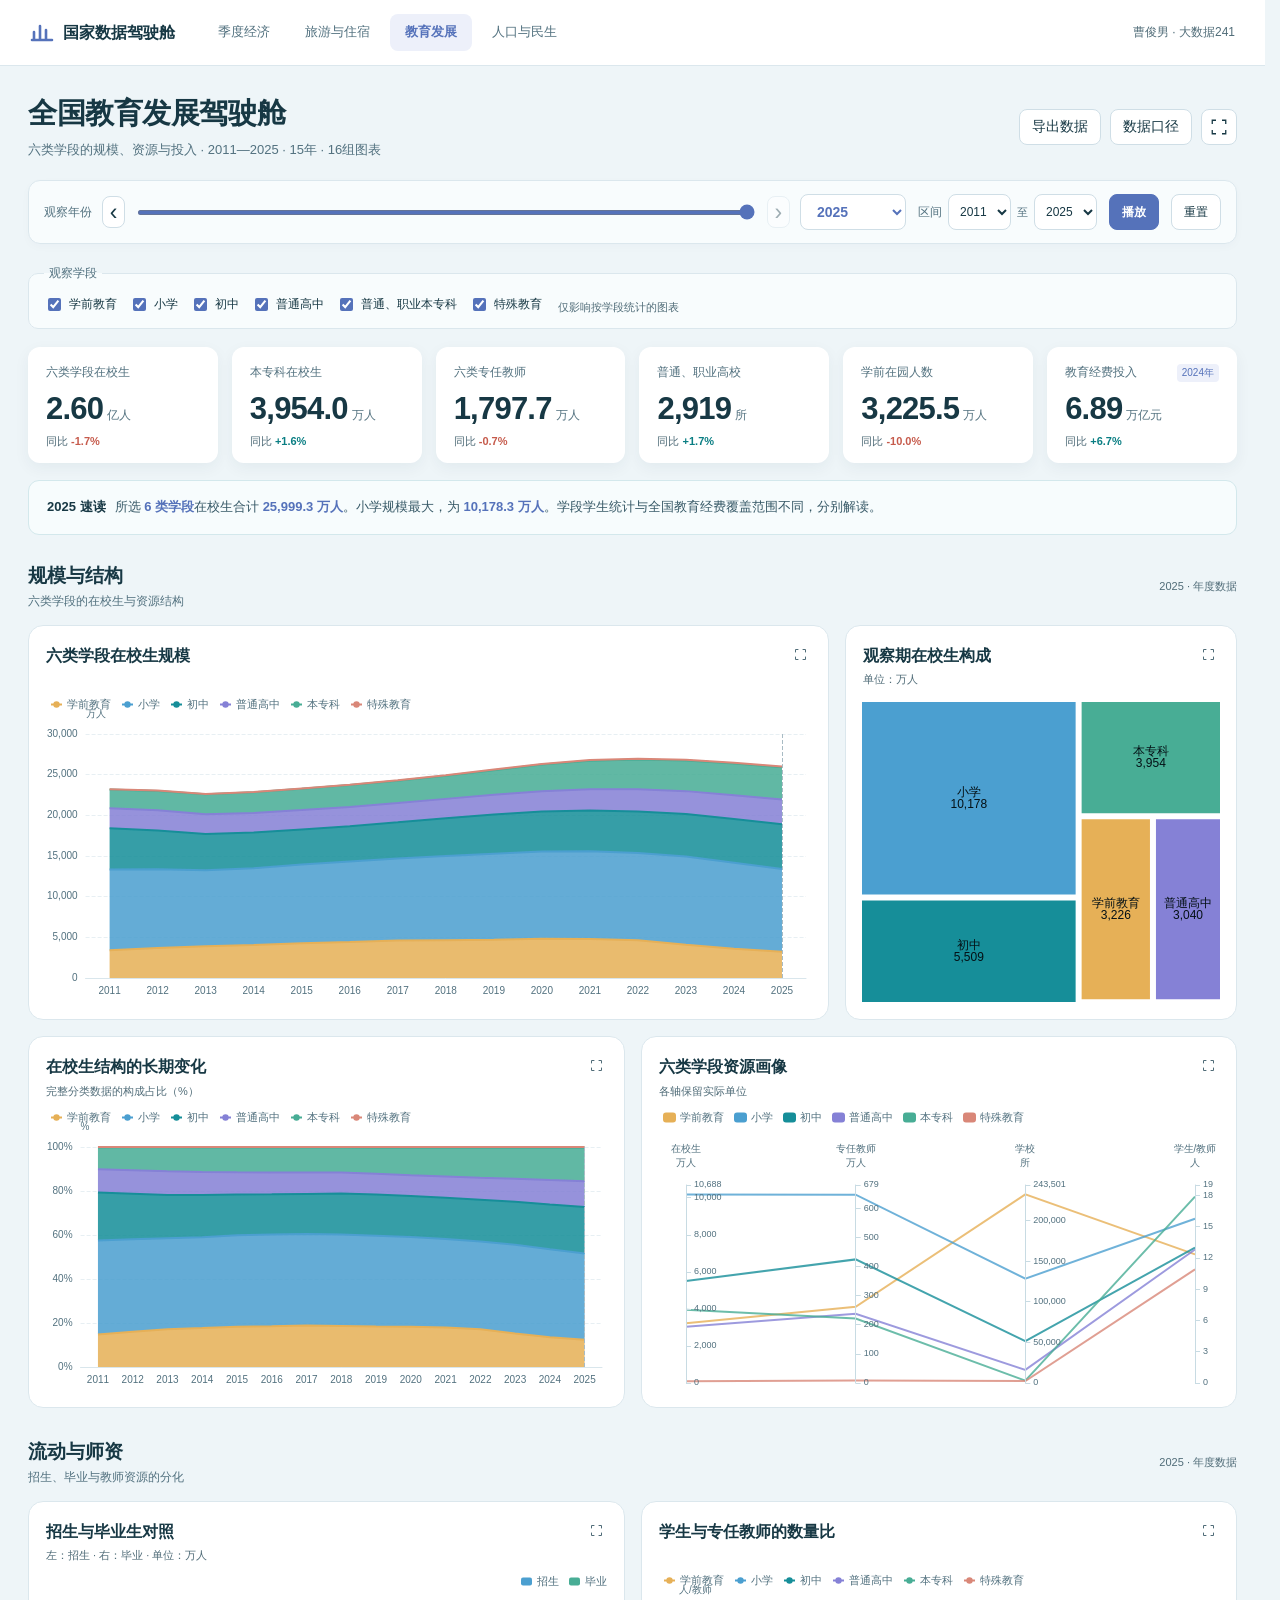
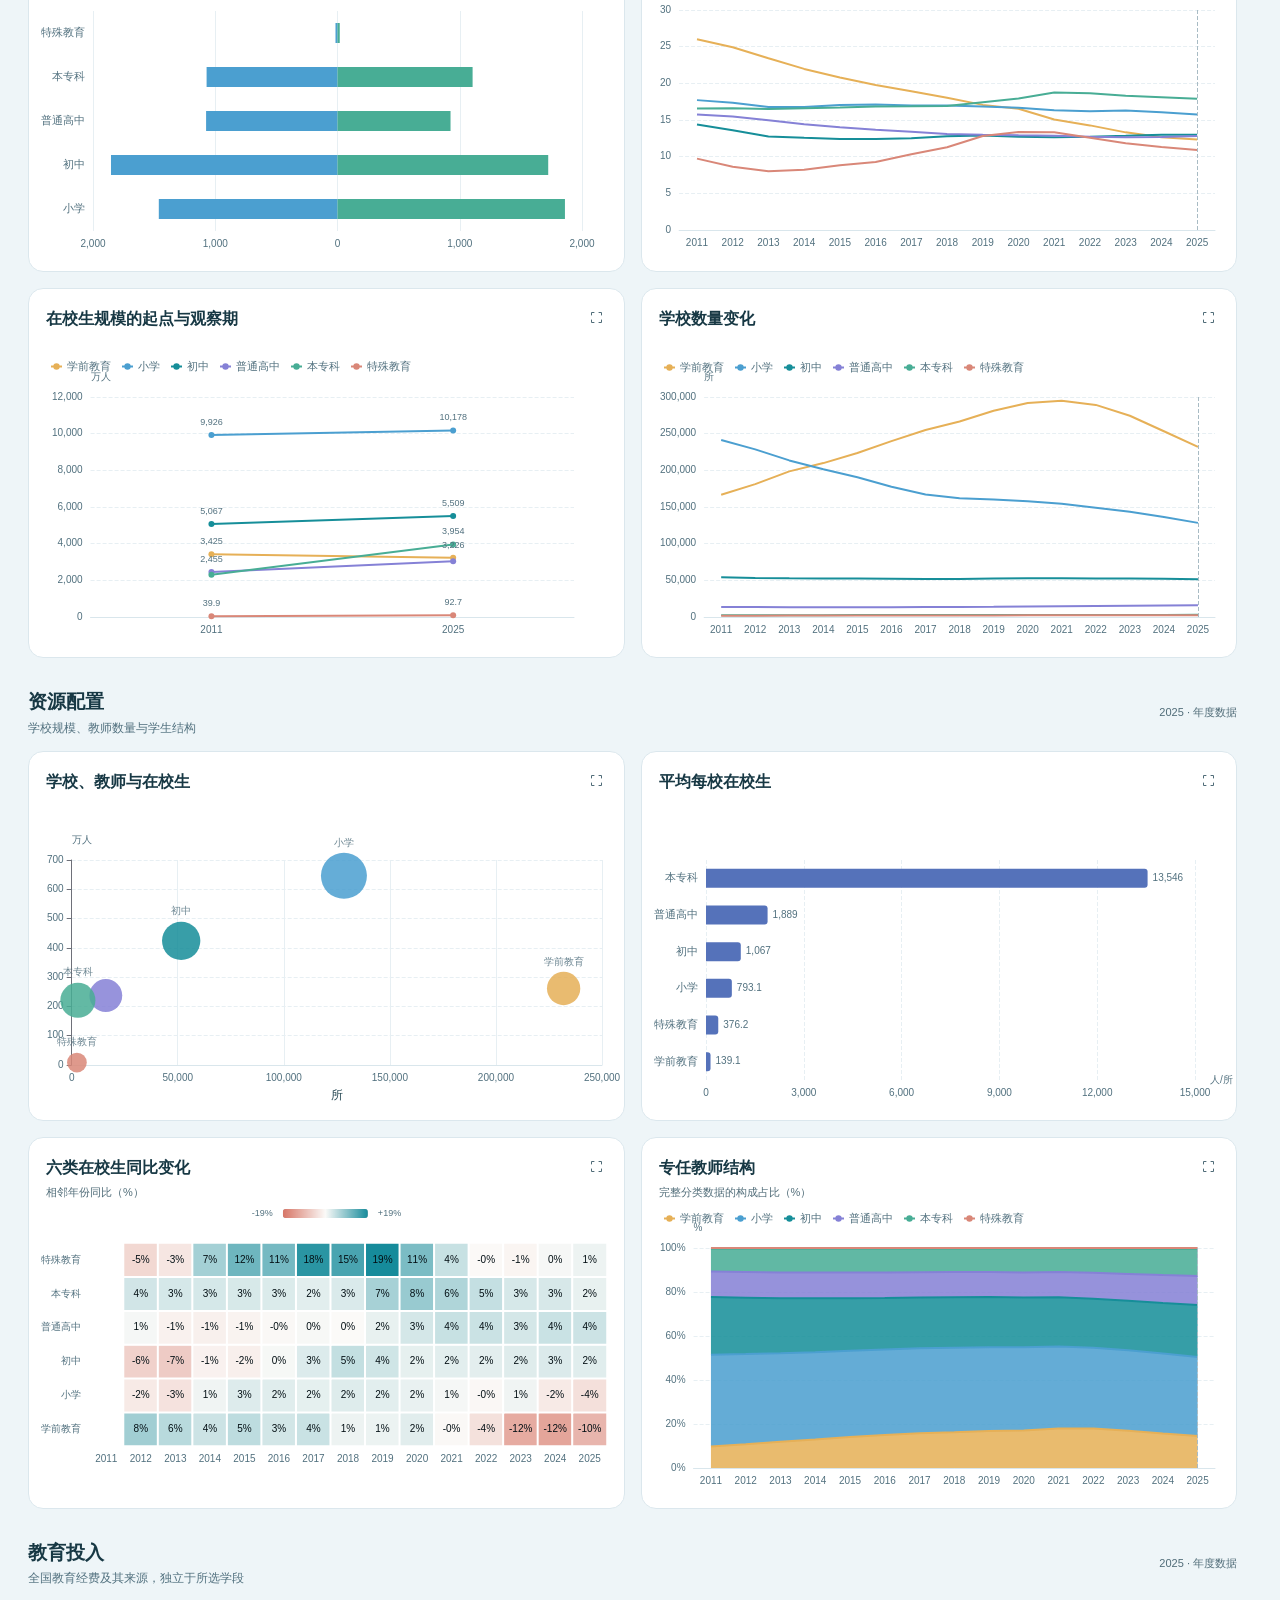
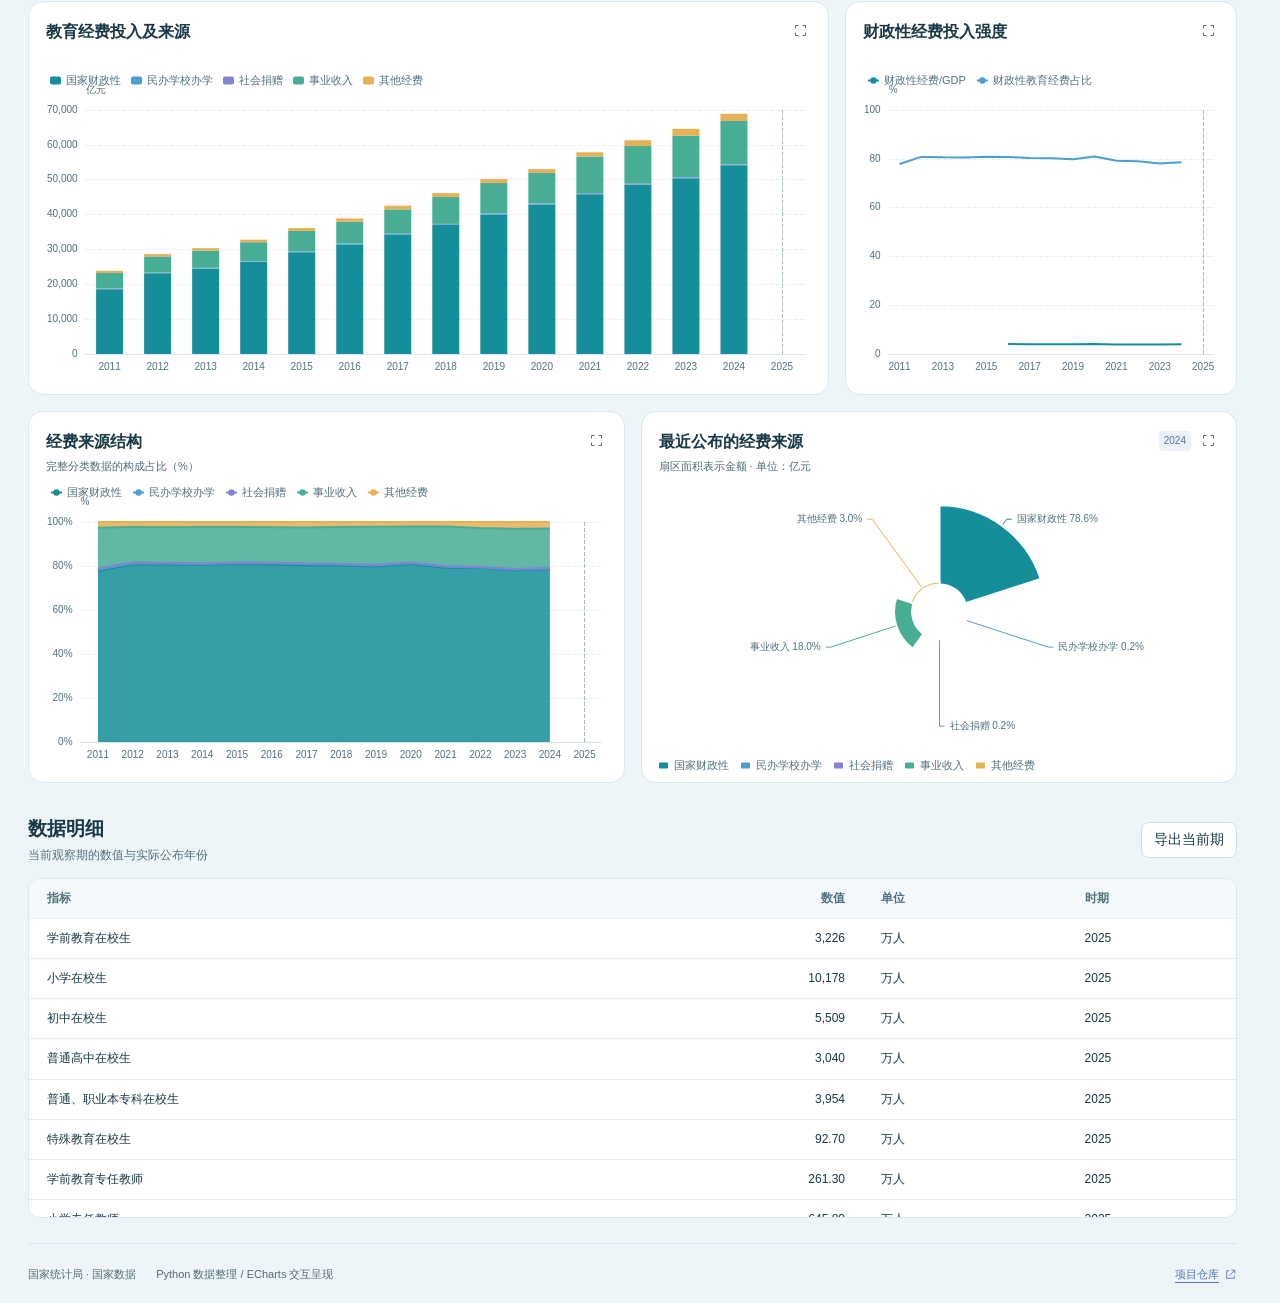
<file: 国家数据可视化看板/dashboards/education.html>
<!doctype html>
<html lang="zh-CN">
<head>
  <meta charset="utf-8">
  <meta name="viewport" content="width=device-width,initial-scale=1">
  <meta name="description" content="国家统计局真实数据驱动的四主题交互驾驶舱">
  <title>全国教育发展 · 国家数据驾驶舱</title>
  <link rel="stylesheet" href="../assets/style.css?v=7fd99c2aa5fe">
  <script src="../assets/echarts.min.js"></script>
</head>
<body>
<!-- THESIS: 四个统计主题各自成屏，以同一时间轴连接规模、结构和变化，忠实延续用户的浅色参考图。
OWN-WORLD: 雾蓝底色、白色图面、青蓝与低饱和分类色、深色无衬线中文、紧凑工具栏和清晰数字。
STORY: 选主题，读总览，切换年份与口径，沿图形查看结构差异，导出可核查数据。
FIRST VIEWPORT: 顶部四主题导航，标题与操作区，联动时间轴，六项指标，宽主图和侧图；后续成组展开。
FORM: 用户提供的季度GDP、教育和旅游驾驶舱为视觉约束；pinned-reference-20261119；code-led。
FINISH: unreviewed and undocumented is unfinished; this build ends with the finish review, the verdict, DESIGN.md, and every shipping raster carrying its provenance -->
<a href="#content" class="skip-link">跳到图表</a>
<header class="site-header">
  <a class="brand" href="../index.html"><svg viewBox="0 0 24 24" aria-hidden="true"><path d="M4 19V11M10 19V5M16 19V9M22 19H2"/></svg><span>国家数据驾驶舱</span></a>
  <nav aria-label="主题导航"><a href="economy.html">季度经济</a><a href="tourism.html">旅游与住宿</a><a href="education.html" aria-current="page">教育发展</a><a href="population.html">人口与民生</a></nav>
  <span class="byline">曹俊男 · 大数据241</span>
</header>
<main>
  <div class="page-heading">
    <div><h1 id="pageTitle"></h1><p id="pageSubtitle"></p></div>
    <div class="actions"><button id="downloadCsv" class="button">导出数据</button><button id="openSources" class="button">数据口径</button><button id="fullscreen" class="button icon-button" aria-label="全屏展示"><svg viewBox="0 0 24 24" aria-hidden="true"><path d="M8 3H3v5m13-5h5v5M3 16v5h5m13-5v5h-5"/></svg></button></div>
  </div>
  <section class="control-bar" aria-label="看板筛选">
    <div class="period-controls"><span class="control-label" id="periodLabel">观察年份</span><button class="step-button" id="prev" aria-label="上一个时期">‹</button><input id="timeline" type="range" min="0" step="1" aria-label="观察时期"><button class="step-button" id="next" aria-label="下一个时期">›</button><label class="sr-only" for="period">观察时期</label><select id="period"></select></div>
    <div class="range-controls"><label for="rangeStart">区间</label><select id="rangeStart" aria-label="区间起点"></select><span class="range-to">至</span><select id="rangeEnd" aria-label="区间终点"></select></div>
    <div id="modeSwitch" class="segmented" aria-label="数据口径" hidden><button data-mode="current" aria-pressed="true">当季值</button><button data-mode="cumulative" aria-pressed="false">累计值</button></div>
    <button id="play" class="button primary" aria-pressed="false">播放</button><button id="reset" class="button">重置</button>
  </section>
  <fieldset id="categoryFilters" class="category-filters" hidden><legend>观察学段</legend><div id="categoryChoices"></div><span>仅影响按学段统计的图表</span></fieldset>
  <section id="kpis" class="kpi-grid" aria-label="核心指标"></section>
  <p class="insight" id="insight" aria-live="polite"></p>
  <div id="content"></div>
  <section class="data-section" aria-label="数据明细"><div class="section-heading"><div><h2>数据明细</h2><p>当前观察期的数值与实际公布年份</p></div><button id="downloadSnapshot" class="button">导出当前期</button></div><div class="table-scroll"><table><thead><tr><th>指标</th><th>数值</th><th>单位</th><th>时期</th></tr></thead><tbody id="detailRows"></tbody></table></div></section>
  <footer><span>国家统计局 · 国家数据</span><span>Python 数据整理 / ECharts 交互呈现</span><a href="https://github.com/YDZ-R/-" target="_blank" rel="noopener">项目仓库<svg viewBox="0 0 24 24" aria-hidden="true"><path d="M14 4h6v6M20 4 10 14M10 5H5v14h14v-5"/></svg></a></footer>
</main>
<dialog id="sourceDialog" aria-labelledby="sourceTitle"><div class="dialog-heading"><h2 id="sourceTitle">数据来源与统计口径</h2><button class="button close-dialog" data-close="sourceDialog" aria-label="关闭数据口径">关闭</button></div><div class="source-content"><p>数据查询入口：<a href="https://data.stats.gov.cn/dg/website/page.html#/pc/national/home" target="_blank" rel="noopener">国家统计局国家数据</a>。采集日期：2026-11-19。</p><p>原始查询快照、官方Excel核对文件、数据字典和处理代码均随项目归档。空白不补零，不生成未公布数据。</p><ul id="sourceNotes"></ul></div></dialog>
<dialog id="chartDialog" aria-labelledby="expandedTitle"><div class="dialog-heading"><h2 id="expandedTitle"></h2><div><button id="savePng" class="button">保存PNG</button><button class="button close-dialog" data-close="chartDialog">关闭</button></div></div><div id="expandedChart"></div></dialog>
<div class="toast" id="toast" role="status" hidden></div>
<noscript>请启用JavaScript以使用交互图表。原始和清洗数据也可在项目data目录中查看。</noscript>
<script>const DASHBOARD={"id":"education","title":"全国教育发展","subtitle":"六类学段的规模、资源与投入","accent":"#5572ba","periods":["2011","2012","2013","2014","2015","2016","2017","2018","2019","2020","2021","2022","2023","2024","2025"],"default_period":"2025","series":{"students_preschool":{"id":"students_preschool","label":"学前教育","unit":"万人","values":{"2011":3424.5,"2012":3685.8,"2013":3894.7,"2014":4050.7,"2015":4264.8,"2016":4413.9,"2017":4600.1,"2018":4656.4,"2019":4713.9,"2020":4818.3,"2021":4805.2,"2022":4627.5,"2023":4093.0,"2024":3584.0,"2025":3225.5},"source_table":"education_students","source_indicator":"学前教育在校学生数 (万人)","source_factor":1,"source_subtract":0},"students_primary":{"id":"students_primary","label":"小学","unit":"万人","values":{"2011":9926.4,"2012":9695.9,"2013":9360.5,"2014":9451.1,"2015":9692.2,"2016":9913.0,"2017":10093.7,"2018":10339.3,"2019":10561.2,"2020":10725.4,"2021":10779.9,"2022":10732.1,"2023":10836.0,"2024":10584.4,"2025":10178.3},"source_table":"education_students","source_indicator":"小学阶段在校学生数 (万人)","source_factor":1,"source_subtract":0},"students_middle":{"id":"students_middle","label":"初中","unit":"万人","values":{"2011":5066.8,"2012":4763.1,"2013":4440.1,"2014":4384.6,"2015":4312.0,"2016":4329.4,"2017":4442.1,"2018":4652.6,"2019":4827.1,"2020":4914.1,"2021":5018.4,"2022":5120.6,"2023":5243.7,"2024":5386.2,"2025":5509.3},"source_table":"education_students","source_indicator":"初中阶段在校学生数 (万人)","source_factor":1,"source_subtract":0},"students_high":{"id":"students_high","label":"普通高中","unit":"万人","values":{"2011":2454.8,"2012":2467.2,"2013":2435.9,"2014":2400.5,"2015":2374.4,"2016":2366.6,"2017":2374.5,"2018":2375.4,"2019":2414.3,"2020":2494.5,"2021":2605.0,"2022":2713.9,"2023":2803.6,"2024":2922.3,"2025":3039.5},"source_table":"education_students","source_indicator":"普通高中在校学生数 (万人)","source_factor":1,"source_subtract":0},"students_higher":{"id":"students_higher","label":"普通、职业本专科","unit":"万人","values":{"2011":2308.5,"2012":2391.3,"2013":2468.1,"2014":2547.7,"2015":2625.3,"2016":2695.8,"2017":2753.6,"2018":2831.0,"2019":3031.5,"2020":3285.3,"2021":3496.1,"2022":3659.4,"2023":3775.0,"2024":3891.3,"2025":3954.0},"source_table":"education_students","source_indicator":"普通、职业本专科在校学生数 (万人)","source_factor":1,"source_subtract":0},"students_special":{"id":"students_special","label":"特殊教育","unit":"万人","values":{"2011":39.9,"2012":37.9,"2013":36.8,"2014":39.5,"2015":44.2,"2016":49.2,"2017":57.9,"2018":66.6,"2019":79.5,"2020":88.1,"2021":92.0,"2022":91.9,"2023":91.2,"2024":91.6,"2025":92.7},"source_table":"education_students","source_indicator":"特殊教育在校学生数 (万人)","source_factor":1,"source_subtract":0},"teachers_preschool":{"id":"teachers_preschool","label":"学前教育","unit":"万人","values":{"2011":131.6,"2012":147.9,"2013":166.3,"2014":184.4,"2015":205.1,"2016":223.2,"2017":243.2,"2018":258.1,"2019":276.3,"2020":291.3,"2021":319.1,"2022":324.4,"2023":307.4,"2024":283.2,"2025":261.3},"source_table":"education_teachers","source_indicator":"学前教育专任教师数 (万人)","source_factor":1,"source_subtract":0},"teachers_primary":{"id":"teachers_primary","label":"小学","unit":"万人","values":{"2011":560.5,"2012":558.5,"2013":558.5,"2014":563.4,"2015":568.5,"2016":578.9,"2017":594.5,"2018":609.2,"2019":626.9,"2020":643.4,"2021":660.1,"2022":662.9,"2023":665.6,"2024":659.0,"2025":645.8},"source_table":"education_teachers","source_indicator":"小学阶段专任教师数 (万人)","source_factor":1,"source_subtract":0},"teachers_middle":{"id":"teachers_middle","label":"初中","unit":"万人","values":{"2011":352.5,"2012":350.4,"2013":348.1,"2014":348.8,"2015":347.6,"2016":348.8,"2017":354.9,"2018":363.9,"2019":374.7,"2020":386.1,"2021":397.1,"2022":402.5,"2023":408.3,"2024":414.9,"2025":423.9},"source_table":"education_teachers","source_indicator":"初中阶段专任教师数 (万人)","source_factor":1,"source_subtract":0},"teachers_high":{"id":"teachers_high","label":"普通高中","unit":"万人","values":{"2011":155.7,"2012":159.5,"2013":162.9,"2014":166.3,"2015":169.5,"2016":173.3,"2017":177.4,"2018":181.3,"2019":185.9,"2020":193.3,"2021":202.8,"2022":213.3,"2023":221.5,"2024":230.2,"2025":237.2},"source_table":"education_teachers","source_indicator":"普通高中专任教师数 (万人)","source_factor":1,"source_subtract":0},"teachers_higher":{"id":"teachers_higher","label":"普通、职业本专科","unit":"万人","values":{"2011":139.3,"2012":144.0,"2013":149.7,"2014":153.5,"2015":157.3,"2016":160.2,"2017":163.3,"2018":167.3,"2019":174.0,"2020":183.3,"2021":186.6,"2022":196.3,"2023":206.1,"2024":215.0,"2025":221.0},"source_table":"education_teachers","source_indicator":"普通、职业高等学校专任教师数 (万人)","source_factor":1,"source_subtract":0},"teachers_special":{"id":"teachers_special","label":"特殊教育","unit":"万人","values":{"2011":4.1,"2012":4.4,"2013":4.6,"2014":4.8,"2015":5.0,"2016":5.3,"2017":5.6,"2018":5.9,"2019":6.2,"2020":6.6,"2021":6.9,"2022":7.3,"2023":7.7,"2024":8.1,"2025":8.5},"source_table":"education_teachers","source_indicator":"特殊教育专任教师数 (万人)","source_factor":1,"source_subtract":0},"schools_preschool":{"id":"schools_preschool","label":"学前教育","unit":"所","values":{"2011":166750.0,"2012":181251.0,"2013":198553.0,"2014":209881.0,"2015":223683.0,"2016":239812.0,"2017":254950.0,"2018":266677.0,"2019":281174.0,"2020":291715.0,"2021":294832.0,"2022":289222.0,"2023":274414.0,"2024":253263.0,"2025":231905.0},"source_table":"education_schools","source_indicator":"幼儿园数 (所)","source_factor":1,"source_subtract":0},"schools_primary":{"id":"schools_primary","label":"小学","unit":"所","values":{"2011":241249.0,"2012":228585.0,"2013":213529.0,"2014":201377.0,"2015":190525.0,"2016":177633.0,"2017":167009.0,"2018":161811.0,"2019":160148.0,"2020":157979.0,"2021":154279.0,"2022":149117.0,"2023":143472.0,"2024":136332.0,"2025":128342.0},"source_table":"education_schools","source_indicator":"普通小学学校数 (所)","source_factor":1,"source_subtract":0},"schools_middle":{"id":"schools_middle","label":"初中","unit":"所","values":{"2011":54117.0,"2012":53216.0,"2013":52804.0,"2014":52623.0,"2015":52405.0,"2016":52118.0,"2017":51894.0,"2018":51982.0,"2019":52415.0,"2020":52805.0,"2021":52871.0,"2022":52480.0,"2023":52348.0,"2024":52054.0,"2025":51618.0},"source_table":"education_schools","source_indicator":"初中学校数 (所)","source_factor":1,"source_subtract":0},"schools_high":{"id":"schools_high","label":"普通高中","unit":"所","values":{"2011":13688.0,"2012":13509.0,"2013":13352.0,"2014":13253.0,"2015":13240.0,"2016":13383.0,"2017":13555.0,"2018":13737.0,"2019":13964.0,"2020":14235.0,"2021":14585.0,"2022":15026.0,"2023":15381.0,"2024":15755.0,"2025":16088.0},"source_table":"education_schools","source_indicator":"普通高中学校数 (所)","source_factor":1,"source_subtract":0},"schools_higher":{"id":"schools_higher","label":"普通、职业本专科","unit":"所","values":{"2011":2409.0,"2012":2442.0,"2013":2491.0,"2014":2529.0,"2015":2560.0,"2016":2596.0,"2017":2631.0,"2018":2663.0,"2019":2688.0,"2020":2738.0,"2021":2756.0,"2022":2760.0,"2023":2822.0,"2024":2870.0,"2025":2919.0},"source_table":"education_schools","source_indicator":"普通、职业高等学校数 (所)","source_factor":1,"source_subtract":0},"schools_special":{"id":"schools_special","label":"特殊教育","unit":"所","values":{"2011":1767.0,"2012":1853.0,"2013":1933.0,"2014":2000.0,"2015":2053.0,"2016":2080.0,"2017":2107.0,"2018":2152.0,"2019":2192.0,"2020":2244.0,"2021":2288.0,"2022":2314.0,"2023":2345.0,"2024":2396.0,"2025":2464.0},"source_table":"education_schools","source_indicator":"特殊教育学校学校数 (所)","source_factor":1,"source_subtract":0},"admissions_primary":{"id":"admissions_primary","label":"小学","unit":"万人","values":{"2011":1736.8,"2012":1714.7,"2013":1695.4,"2014":1658.4,"2015":1729.0,"2016":1752.5,"2017":1766.6,"2018":1867.3,"2019":1869.0,"2020":1808.1,"2021":1782.6,"2022":1701.4,"2023":1877.9,"2024":1616.6,"2025":1461.7},"source_table":"education_admissions","source_indicator":"小学阶段招生数 (万人)","source_factor":1,"source_subtract":0},"admissions_middle":{"id":"admissions_middle","label":"初中","unit":"万人","values":{"2011":1634.7,"2012":1570.8,"2013":1496.1,"2014":1447.8,"2015":1411.0,"2016":1487.2,"2017":1547.2,"2018":1602.6,"2019":1638.8,"2020":1632.1,"2021":1705.4,"2022":1731.4,"2023":1754.6,"2024":1848.8,"2025":1852.8},"source_table":"education_admissions","source_indicator":"初中阶段招生数 (万人)","source_factor":1,"source_subtract":0},"admissions_high":{"id":"admissions_high","label":"普通高中","unit":"万人","values":{"2011":850.8,"2012":844.6,"2013":822.7,"2014":796.6,"2015":796.6,"2016":802.9,"2017":800.1,"2018":792.7,"2019":839.5,"2020":876.4,"2021":905.0,"2022":947.5,"2023":967.8,"2024":1036.2,"2025":1074.9},"source_table":"education_admissions","source_indicator":"普通高中招生数 (万人)","source_factor":1,"source_subtract":0},"admissions_higher":{"id":"admissions_higher","label":"普通、职业本专科","unit":"万人","values":{"2011":681.5,"2012":688.8,"2013":699.8,"2014":721.4,"2015":737.8,"2016":748.6,"2017":761.5,"2018":791.0,"2019":914.9,"2020":967.5,"2021":1001.3,"2022":1014.5,"2023":1042.2,"2024":1068.9,"2025":1070.8},"source_table":"education_admissions","source_indicator":"普通、职业本专科招生数 (万人)","source_factor":1,"source_subtract":0},"admissions_special":{"id":"admissions_special","label":"特殊教育","unit":"万人","values":{"2011":6.4,"2012":6.6,"2013":6.6,"2014":7.1,"2015":8.3,"2016":9.2,"2017":11.1,"2018":12.4,"2019":14.4,"2020":14.9,"2021":14.9,"2022":14.6,"2023":15.5,"2024":15.8,"2025":16.4},"source_table":"education_admissions","source_indicator":"特殊教育招生数 (万人)","source_factor":1,"source_subtract":0},"graduates_primary":{"id":"graduates_primary","label":"小学","unit":"万人","values":{"2011":1662.8,"2012":1641.6,"2013":1581.1,"2014":1476.6,"2015":1437.3,"2016":1507.4,"2017":1565.9,"2018":1616.5,"2019":1647.9,"2020":1640.3,"2021":1718.0,"2022":1740.6,"2023":1763.5,"2024":1857.3,"2025":1860.5},"source_table":"education_graduates","source_indicator":"小学阶段毕业生数 (万人)","source_factor":1,"source_subtract":0},"graduates_middle":{"id":"graduates_middle","label":"初中","unit":"万人","values":{"2011":1736.7,"2012":1660.8,"2013":1561.5,"2014":1413.5,"2015":1417.6,"2016":1423.9,"2017":1397.5,"2018":1367.8,"2019":1454.1,"2020":1535.3,"2021":1587.1,"2022":1623.9,"2023":1623.6,"2024":1698.2,"2025":1723.7},"source_table":"education_graduates","source_indicator":"初中阶段毕业生数 (万人)","source_factor":1,"source_subtract":0},"graduates_high":{"id":"graduates_high","label":"普通高中","unit":"万人","values":{"2011":787.7,"2012":791.5,"2013":799.0,"2014":799.6,"2015":797.7,"2016":792.4,"2017":775.7,"2018":779.2,"2019":789.2,"2020":786.5,"2021":780.2,"2022":824.1,"2023":860.4,"2024":891.0,"2025":924.6},"source_table":"education_graduates","source_indicator":"普通高中毕业生数 (万人)","source_factor":1,"source_subtract":0},"graduates_higher":{"id":"graduates_higher","label":"普通、职业本专科","unit":"万人","values":{"2011":608.2,"2012":624.7,"2013":638.7,"2014":659.4,"2015":680.9,"2016":704.2,"2017":735.8,"2018":753.3,"2019":758.5,"2020":797.2,"2021":826.5,"2022":967.3,"2023":1047.0,"2024":1059.4,"2025":1105.1},"source_table":"education_graduates","source_indicator":"普通、职业本专科毕业生数 (万人)","source_factor":1,"source_subtract":0},"graduates_special":{"id":"graduates_special","label":"特殊教育","unit":"万人","values":{"2011":4.4,"2012":4.9,"2013":5.1,"2014":4.9,"2015":5.3,"2016":5.9,"2017":6.9,"2018":8.1,"2019":9.8,"2020":12.1,"2021":14.6,"2022":15.9,"2023":17.3,"2024":17.7,"2025":18.4},"source_table":"education_graduates","source_indicator":"特殊教育毕业生数 (万人)","source_factor":1,"source_subtract":0},"ratio_preschool":{"id":"ratio_preschool","label":"学前教育","unit":"人/教师","values":{"2011":26.022036,"2012":24.920892,"2013":23.419723,"2014":21.96692,"2015":20.793759,"2016":19.775538,"2017":18.914885,"2018":18.041069,"2019":17.060803,"2020":16.54068,"2021":15.058602,"2022":14.264797,"2023":13.314899,"2024":12.655367,"2025":12.344049},"derived_from":["students_preschool","teachers_preschool"]},"perschool_preschool":{"id":"perschool_preschool","label":"学前教育","unit":"人/所","values":{"2011":205.367316,"2012":203.353361,"2013":196.154175,"2014":192.999843,"2015":190.662679,"2016":184.056678,"2017":180.431457,"2018":174.608234,"2019":167.650636,"2020":165.171486,"2021":162.980952,"2022":159.998202,"2023":149.154198,"2024":141.512973,"2025":139.087126},"derived_from":["students_preschool","schools_preschool"]},"ratio_primary":{"id":"ratio_primary","label":"小学","unit":"人/教师","values":{"2011":17.709902,"2012":17.360609,"2013":16.760072,"2014":16.775115,"2015":17.048725,"2016":17.123856,"2017":16.978469,"2018":16.97193,"2019":16.846706,"2020":16.669879,"2021":16.330707,"2022":16.189621,"2023":16.280048,"2024":16.061305,"2025":15.760762},"derived_from":["students_primary","teachers_primary"]},"perschool_primary":{"id":"perschool_primary","label":"小学","unit":"人/所","values":{"2011":411.4587,"2012":424.17044,"2013":438.371369,"2014":469.323706,"2015":508.710143,"2016":558.060721,"2017":604.380602,"2018":638.973865,"2019":659.464995,"2020":678.91302,"2021":698.72763,"2022":719.710026,"2023":755.269321,"2024":776.369451,"2025":793.060728},"derived_from":["students_primary","schools_primary"]},"ratio_middle":{"id":"ratio_middle","label":"初中","unit":"人/教师","values":{"2011":14.373901,"2012":13.593322,"2013":12.755243,"2014":12.570528,"2015":12.405063,"2016":12.412271,"2017":12.516484,"2018":12.785381,"2019":12.882573,"2020":12.727532,"2021":12.637623,"2022":12.721988,"2023":12.842763,"2024":12.981923,"2025":12.996697},"derived_from":["students_middle","teachers_middle"]},"perschool_middle":{"id":"perschool_middle","label":"初中","unit":"人/所","values":{"2011":936.267716,"2012":895.050361,"2013":840.864328,"2014":833.209813,"2015":822.82225,"2016":830.691891,"2017":855.994913,"2018":895.040591,"2019":920.938663,"2020":930.612631,"2021":949.178188,"2022":975.724085,"2023":1001.70016,"2024":1034.733162,"2025":1067.321477},"derived_from":["students_middle","schools_middle"]},"ratio_high":{"id":"ratio_high","label":"普通高中","unit":"人/教师","values":{"2011":15.766217,"2012":15.468339,"2013":14.953346,"2014":14.434756,"2015":14.00826,"2016":13.656088,"2017":13.385006,"2018":13.102041,"2019":12.98709,"2020":12.904811,"2021":12.845168,"2022":12.723394,"2023":12.657336,"2024":12.694613,"2025":12.814081},"derived_from":["students_high","teachers_high"]},"perschool_high":{"id":"perschool_high","label":"普通高中","unit":"人/所","values":{"2011":1793.395675,"2012":1826.337997,"2013":1824.370881,"2014":1811.28801,"2015":1793.353474,"2016":1768.362848,"2017":1751.752121,"2018":1729.198515,"2019":1728.945861,"2020":1752.370917,"2021":1786.081591,"2022":1806.136031,"2023":1822.768351,"2024":1854.839733,"2025":1889.29637},"derived_from":["students_high","schools_high"]},"ratio_higher":{"id":"ratio_higher","label":"普通、职业本专科","unit":"人/教师","values":{"2011":16.572146,"2012":16.60625,"2013":16.486974,"2014":16.597394,"2015":16.689765,"2016":16.827715,"2017":16.862217,"2018":16.921698,"2019":17.422414,"2020":17.923077,"2021":18.735798,"2022":18.641875,"2023":18.316351,"2024":18.09907,"2025":17.891403},"derived_from":["students_higher","teachers_higher"]},"perschool_higher":{"id":"perschool_higher","label":"普通、职业本专科","unit":"人/所","values":{"2011":9582.814446,"2012":9792.383292,"2013":9908.069049,"2014":10073.94227,"2015":10255.078125,"2016":10384.437596,"2017":10465.982516,"2018":10630.867443,"2019":11277.901786,"2020":11998.90431,"2021":12685.413643,"2022":13258.695652,"2023":13377.037562,"2024":13558.536585,"2025":13545.734841},"derived_from":["students_higher","schools_higher"]},"ratio_special":{"id":"ratio_special","label":"特殊教育","unit":"人/教师","values":{"2011":9.731707,"2012":8.613636,"2013":8.0,"2014":8.229167,"2015":8.84,"2016":9.283019,"2017":10.339286,"2018":11.288136,"2019":12.822581,"2020":13.348485,"2021":13.333333,"2022":12.589041,"2023":11.844156,"2024":11.308642,"2025":10.905882},"derived_from":["students_special","teachers_special"]},"perschool_special":{"id":"perschool_special","label":"特殊教育","unit":"人/所","values":{"2011":225.806452,"2012":204.533189,"2013":190.377651,"2014":197.5,"2015":215.294691,"2016":236.538462,"2017":274.798291,"2018":309.479554,"2019":362.682482,"2020":392.602496,"2021":402.097902,"2022":397.147796,"2023":388.91258,"2024":382.30384,"2025":376.217532},"derived_from":["students_special","schools_special"]},"fund_total":{"id":"fund_total","label":"教育经费总投入","unit":"亿元","values":{"2011":23869.2936,"2012":28655.3052,"2013":30364.7182,"2014":32806.4609,"2015":36129.1927,"2016":38888.385,"2017":42562.0069,"2018":46142.998,"2019":50178.1166,"2020":53033.87,"2021":57873.6693,"2022":61329.1382,"2023":64595.0392,"2024":68899.243,"2025":null},"source_table":"education_funding_total","source_indicator":"教育经费 (万元)","source_factor":0.0001,"source_subtract":0},"fund_public":{"id":"fund_public","label":"国家财政性","unit":"亿元","values":{"2011":18586.7009,"2012":23147.5698,"2013":24488.2177,"2014":26420.5821,"2015":29221.4511,"2016":31396.2519,"2017":34207.7546,"2018":36995.7704,"2019":40046.5452,"2020":42908.15,"2021":45835.3089,"2022":48472.9094,"2023":50439.465,"2024":54161.0457,"2025":null},"source_table":"education_funding_public","source_indicator":"国家财政性教育经费 (万元)","source_factor":0.0001,"source_subtract":0},"fund_private":{"id":"fund_private","label":"民办学校办学","unit":"亿元","values":{"2011":111.932,"2012":128.1753,"2013":147.4089,"2014":131.3476,"2015":187.662,"2016":203.2733,"2017":225.0061,"2018":240.621,"2019":220.1304,"2020":229.2516,"2021":242.3822,"2022":188.2765,"2023":184.7917,"2024":156.609,"2025":null},"source_table":"education_funding_private","source_indicator":"民办学校办学经费 (万元)","source_factor":0.0001,"source_subtract":0},"fund_donation":{"id":"fund_donation","label":"社会捐赠","unit":"亿元","values":{"2011":111.8675,"2012":95.6919,"2013":85.5445,"2014":79.67,"2015":86.996,"2016":81.0447,"2017":84.9974,"2018":94.7574,"2019":101.3752,"2020":117.2355,"2021":142.6654,"2022":154.3121,"2023":138.1737,"2024":158.0064,"2025":null},"source_table":"education_funding_donation","source_indicator":"各类学校教育经费社会捐赠经费 (万元)","source_factor":0.0001,"source_subtract":0},"fund_institution":{"id":"fund_institution","label":"事业收入","unit":"亿元","values":{"2011":4424.6927,"2012":4619.8404,"2013":4926.2087,"2014":5427.1581,"2015":5809.7239,"2016":6276.8292,"2017":6957.5734,"2018":7738.2499,"2019":8723.5021,"2020":8704.1177,"2021":10457.516,"2022":10831.8215,"2023":11845.2889,"2024":12382.4833,"2025":null},"source_table":"education_funding_institution","source_indicator":"各类学校教育经费事业收入 (万元)","source_factor":0.0001,"source_subtract":0},"fund_other":{"id":"fund_other","label":"其他经费","unit":"亿元","values":{"2011":634.1005,"2012":664.0278,"2013":717.3384,"2014":747.7031,"2015":823.3597,"2016":930.986,"2017":1086.6754,"2018":1073.5993,"2019":1086.5637,"2020":1075.1091,"2021":1195.7969,"2022":1681.8187,"2023":1987.32,"2024":2041.0985,"2025":null},"source_table":"education_funding_other","source_indicator":"其他教育经费 (万元)","source_factor":0.0001,"source_subtract":0},"annual_gdp":{"id":"annual_gdp","label":"年度GDP","unit":"亿元","values":{"2016":761193.0,"2017":847382.9,"2018":936010.1,"2019":1005872.4,"2020":1034867.6,"2021":1173823.0,"2022":1234029.4,"2023":1294271.7,"2024":1348066.2,"2025":1401879.2},"source_table":"annual_gdp","source_indicator":"国内生产总值 (亿元)","source_factor":1,"source_subtract":0},"fund_gdp":{"id":"fund_gdp","label":"财政性教育经费/GDP","unit":"%","values":{"2011":null,"2012":null,"2013":null,"2014":null,"2015":null,"2016":4.124611,"2017":4.036871,"2018":3.952497,"2019":3.981275,"2020":4.146245,"2021":3.904789,"2022":3.928019,"2023":3.897131,"2024":4.017684,"2025":null},"derived_from":["fund_public","annual_gdp"]},"fund_public_share":{"id":"fund_public_share","label":"财政性教育经费占比","unit":"%","values":{"2011":77.868668,"2012":80.779352,"2013":80.646945,"2014":80.534692,"2015":80.880443,"2016":80.734265,"2017":80.371573,"2018":80.176347,"2019":79.808785,"2020":80.907069,"2021":79.198899,"2022":79.037324,"2023":78.085664,"2024":78.609058,"2025":null},"derived_from":["fund_public","fund_total"]},"students_total":{"id":"students_total","label":"六类在校生合计","unit":"万人","values":{"2011":23220.9,"2012":23041.2,"2013":22636.1,"2014":22874.1,"2015":23312.9,"2016":23767.9,"2017":24321.9,"2018":24921.3,"2019":25627.5,"2020":26325.7,"2021":26796.6,"2022":26945.4,"2023":26842.5,"2024":26459.8,"2025":25999.3},"derived_from":["students_preschool","students_primary","students_middle","students_high","students_higher","students_special"]},"teachers_total":{"id":"teachers_total","label":"六类专任教师合计","unit":"万人","values":{"2011":1343.7,"2012":1364.7,"2013":1390.1,"2014":1421.2,"2015":1453.0,"2016":1489.7,"2017":1538.9,"2018":1585.7,"2019":1644.0,"2020":1704.0,"2021":1772.6,"2022":1806.7,"2023":1816.6,"2024":1810.4,"2025":1797.7},"derived_from":["teachers_preschool","teachers_primary","teachers_middle","teachers_high","teachers_higher","teachers_special"]}},"groups":{},"charts":[{"id":"students","title":"六类学段在校生规模","type":"area","keys":["students_preschool","students_primary","students_middle","students_high","students_higher","students_special"],"section":"规模与结构","category":true,"wide":true},{"id":"student_tree","title":"观察期在校生构成","type":"treemap","keys":["students_preschool","students_primary","students_middle","students_high","students_higher","students_special"],"section":"规模与结构","category":true},{"id":"student_share","title":"在校生结构的长期变化","type":"share","keys":["students_preschool","students_primary","students_middle","students_high","students_higher","students_special"],"section":"规模与结构","category":true},{"id":"parallel","title":"六类学段资源画像","type":"parallel","keys":["students_preschool","students_primary","students_middle","students_high","students_higher","students_special"],"section":"规模与结构","category":true,"axes":["students","teachers","schools","ratio"]},{"id":"butterfly","title":"招生与毕业生对照","type":"butterfly","keys":["admissions_primary","admissions_middle","admissions_high","admissions_higher","admissions_special"],"section":"流动与师资","rightkeys":["graduates_primary","graduates_middle","graduates_high","graduates_higher","graduates_special"],"category":true},{"id":"ratios","title":"学生与专任教师的数量比","type":"line","keys":["ratio_preschool","ratio_primary","ratio_middle","ratio_high","ratio_higher","ratio_special"],"section":"流动与师资","category":true},{"id":"slope","title":"在校生规模的起点与观察期","type":"slope","keys":["students_preschool","students_primary","students_middle","students_high","students_higher","students_special"],"section":"流动与师资","category":true},{"id":"school_trend","title":"学校数量变化","type":"line","keys":["schools_preschool","schools_primary","schools_middle","schools_high","schools_higher","schools_special"],"section":"流动与师资","category":true},{"id":"school_scatter","title":"学校、教师与在校生","type":"scatter","keys":["schools_preschool","schools_primary","schools_middle","schools_high","schools_higher","schools_special"],"section":"资源配置","ykeys":["teachers_preschool","teachers_primary","teachers_middle","teachers_high","teachers_higher","teachers_special"],"sizekeys":["students_preschool","students_primary","students_middle","students_high","students_higher","students_special"],"category":true},{"id":"schoolsize","title":"平均每校在校生","type":"rank","keys":["perschool_preschool","perschool_primary","perschool_middle","perschool_high","perschool_higher","perschool_special"],"section":"资源配置","category":true},{"id":"edu_heat","title":"六类在校生同比变化","type":"heatmap","keys":["students_preschool","students_primary","students_middle","students_high","students_higher","students_special"],"section":"资源配置","category":true,"transform":"yoy"},{"id":"teacher_share","title":"专任教师结构","type":"share","keys":["teachers_preschool","teachers_primary","teachers_middle","teachers_high","teachers_higher","teachers_special"],"section":"资源配置","category":true},{"id":"funds","title":"教育经费投入及来源","type":"stacked","keys":["fund_public","fund_private","fund_donation","fund_institution","fund_other"],"section":"教育投入","wide":true},{"id":"fund_gdp","title":"财政性经费投入强度","type":"line","keys":["fund_gdp","fund_public_share"],"section":"教育投入"},{"id":"fund_share","title":"经费来源结构","type":"share","keys":["fund_public","fund_private","fund_donation","fund_institution","fund_other"],"section":"教育投入"},{"id":"fund_rose","title":"最近公布的经费来源","type":"rose","keys":["fund_public","fund_private","fund_donation","fund_institution","fund_other"],"section":"教育投入","asof":true}],"cards":[{"key":"students_total","label":"六类学段在校生","digits":1,"vintage":true},{"key":"students_higher","label":"本专科在校生","digits":1,"vintage":true},{"key":"teachers_total","label":"六类专任教师","digits":1,"vintage":true},{"key":"schools_higher","label":"普通、职业高校","digits":0,"vintage":true},{"key":"students_preschool","label":"学前在园人数","digits":1,"vintage":true},{"key":"fund_total","label":"教育经费投入","digits":0,"vintage":true}],"notes":["本看板选取学前、小学、初中、普通高中、普通职业本专科、特殊教育六类，合计不含中等职业教育、研究生和成人教育，不能解释为全国全部学历教育在校生总数。","不同学段学校数是分类统计口径，不据此推算全国不重复的校园数量。学生/专任教师、每校学生由同年同类数据计算，并非官方调整后的生师比。","学前教育未提供同口径招生与毕业序列，因此招生毕业对照只展示其他五类。","教育经费是全国教育投入，覆盖范围大于六类学段，不用全国经费除以六类学生计算所谓生均经费。","国家财政性、民办学校办学、社会捐赠、事业收入、其他经费作为来源分类；不重复加入财政预算内经费或事业收入中的学杂费。","经费明细缺失年份保留为空。财政性经费/GDP使用同年年度GDP，可用年份以实际交集为准。2020年总投入与五项来源合计相差0.0061亿元，保留各表原值。","未公布值不作0处理，亦不插值。同比只比较相邻年份；相关分析在共同非缺失的观测上计算。"],"categories":[{"id":"preschool","label":"学前教育"},{"id":"primary","label":"小学"},{"id":"middle","label":"初中"},{"id":"high","label":"普通高中"},{"id":"higher","label":"普通、职业本专科"},{"id":"special","label":"特殊教育"}],"source_url":"https://data.stats.gov.cn/dg/website/page.html#/pc/national/home","accessed_date":"2026-11-19","chart_count":16};</script>
<script src="../assets/app.js?v=7fd99c2aa5fe"></script>
</body>
</html>
</file>
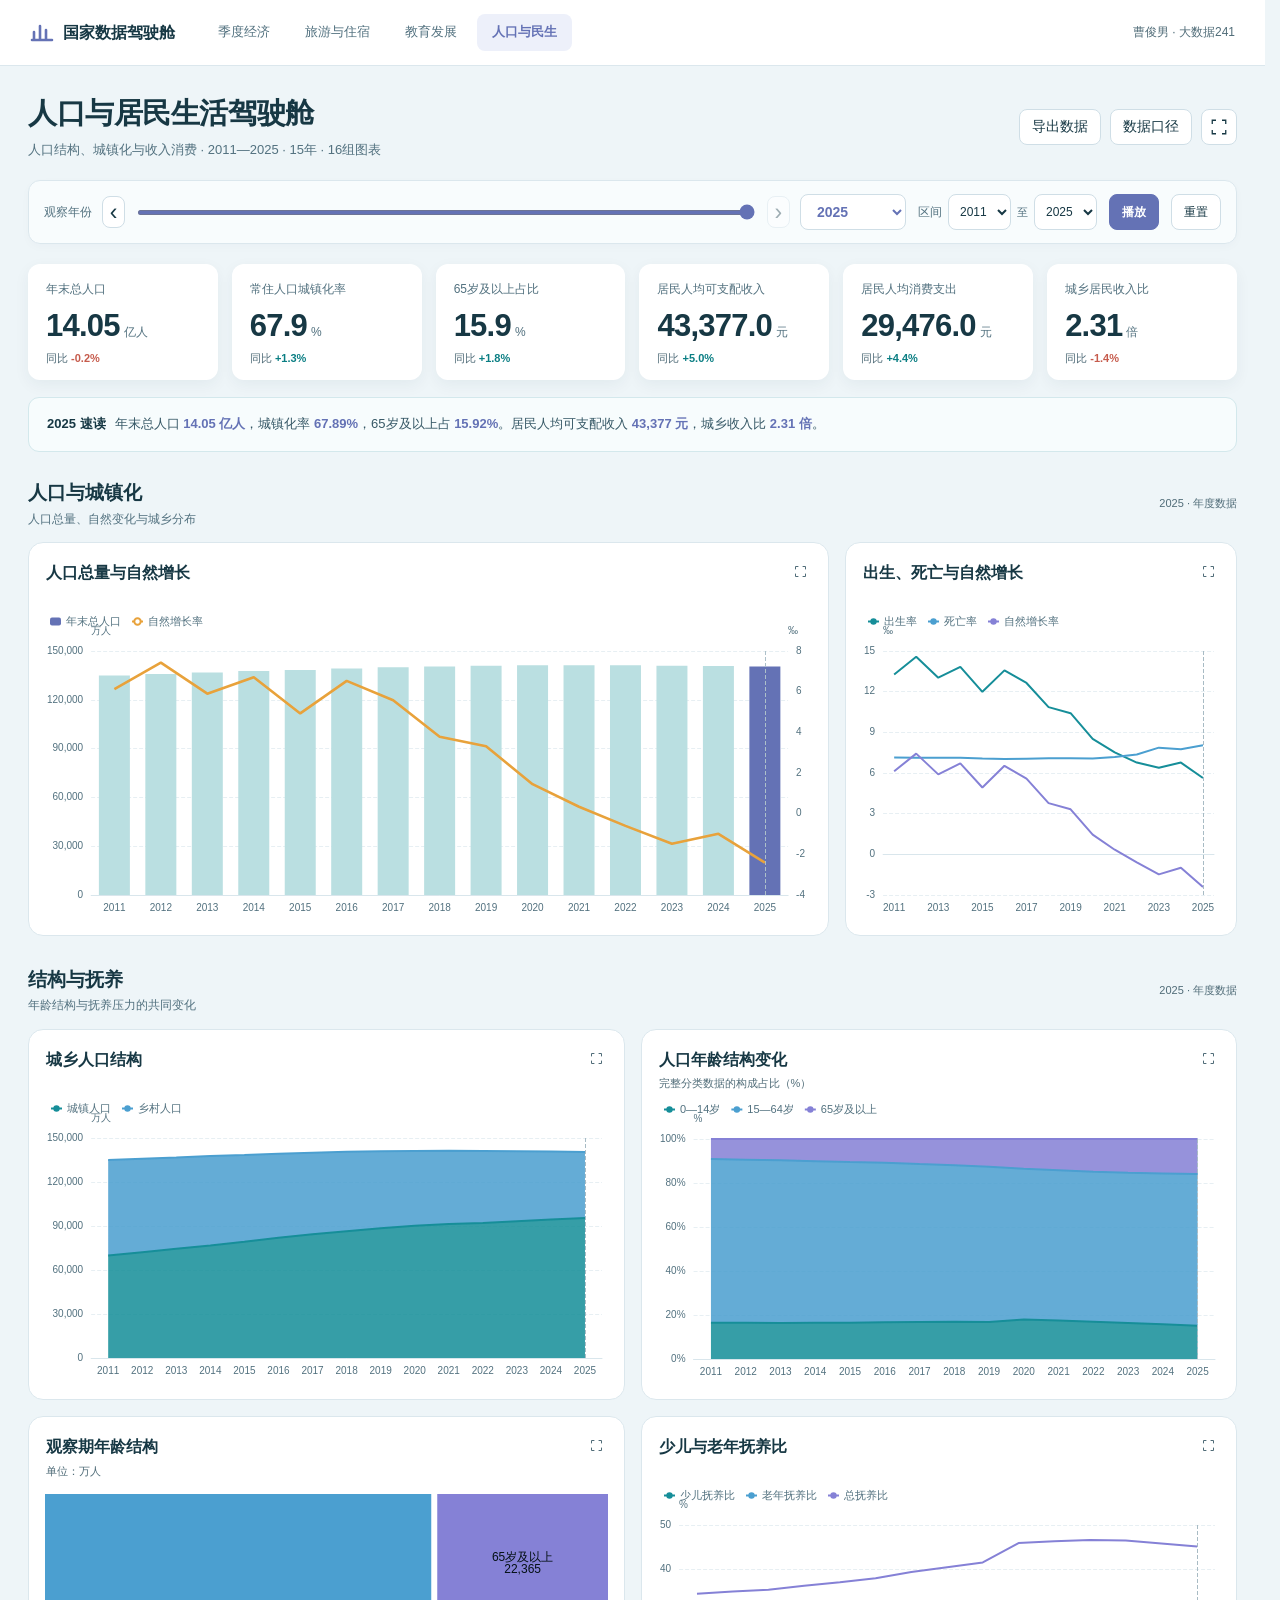
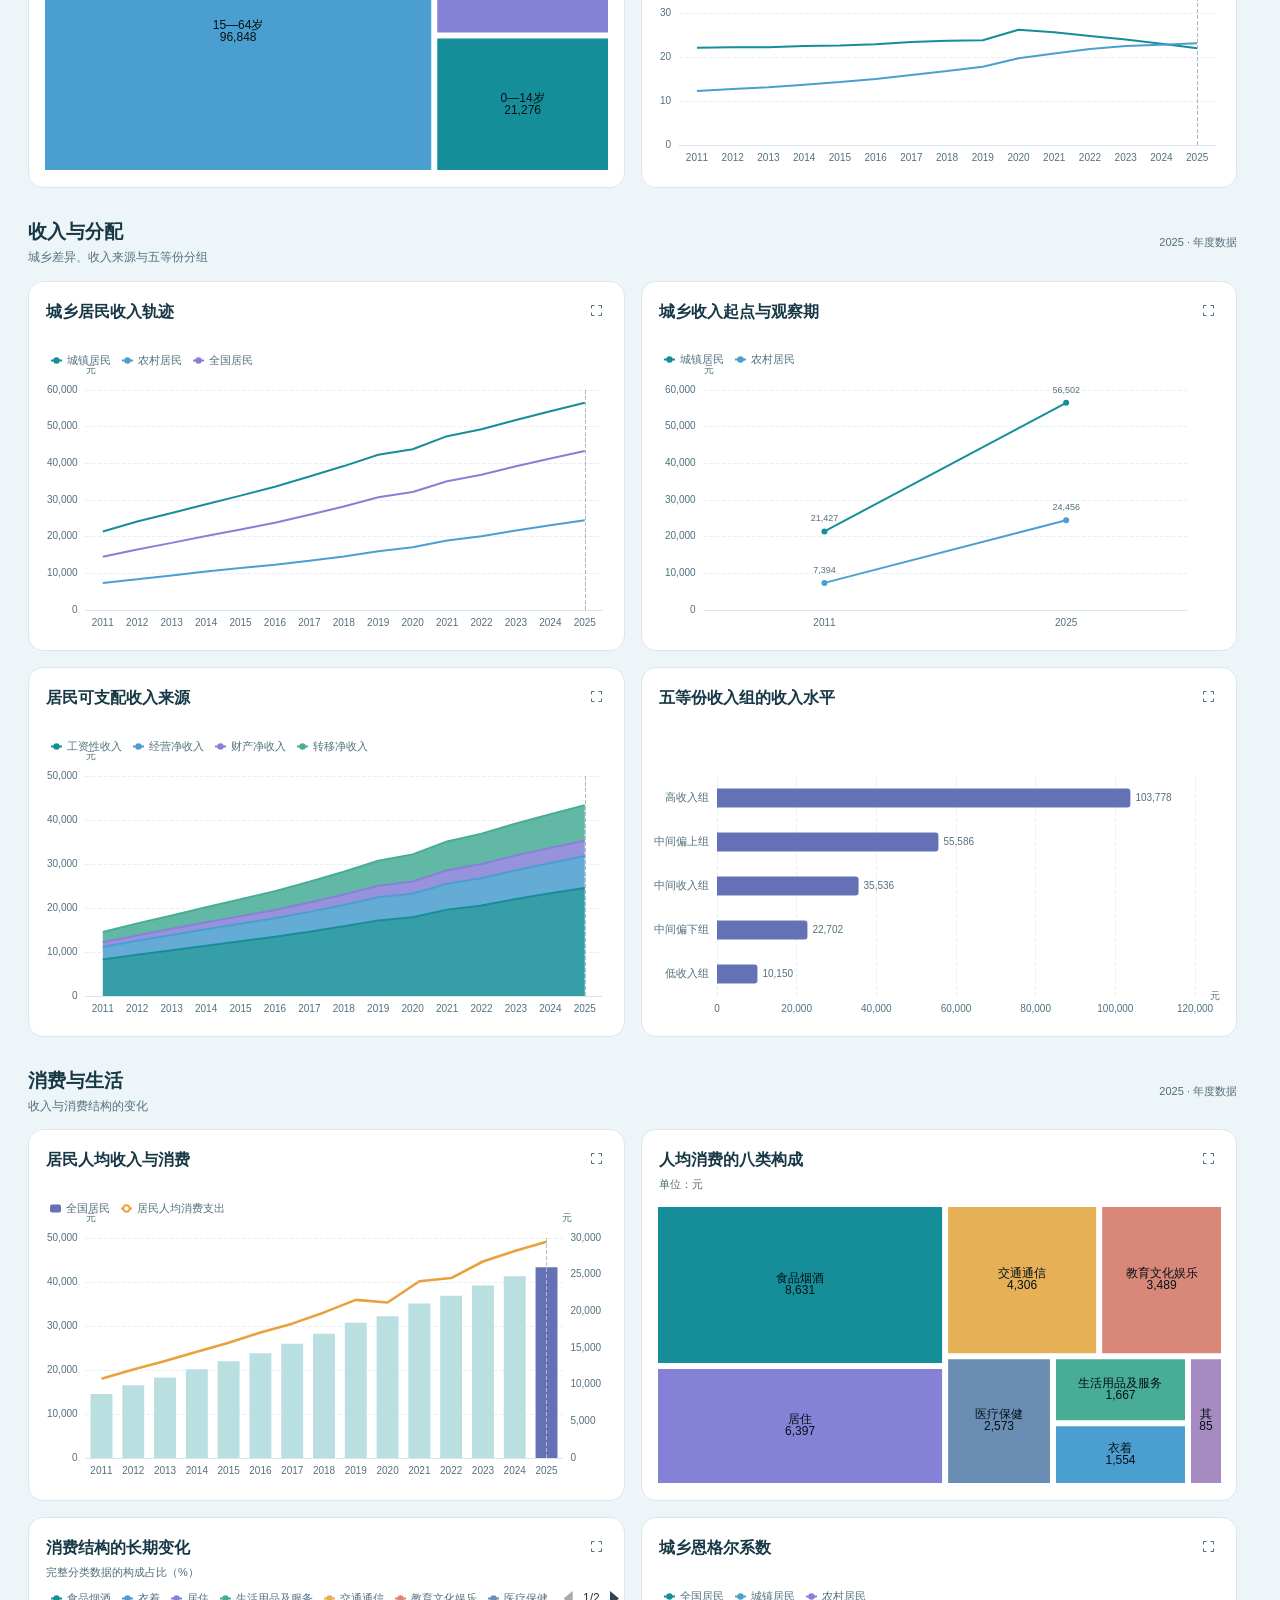
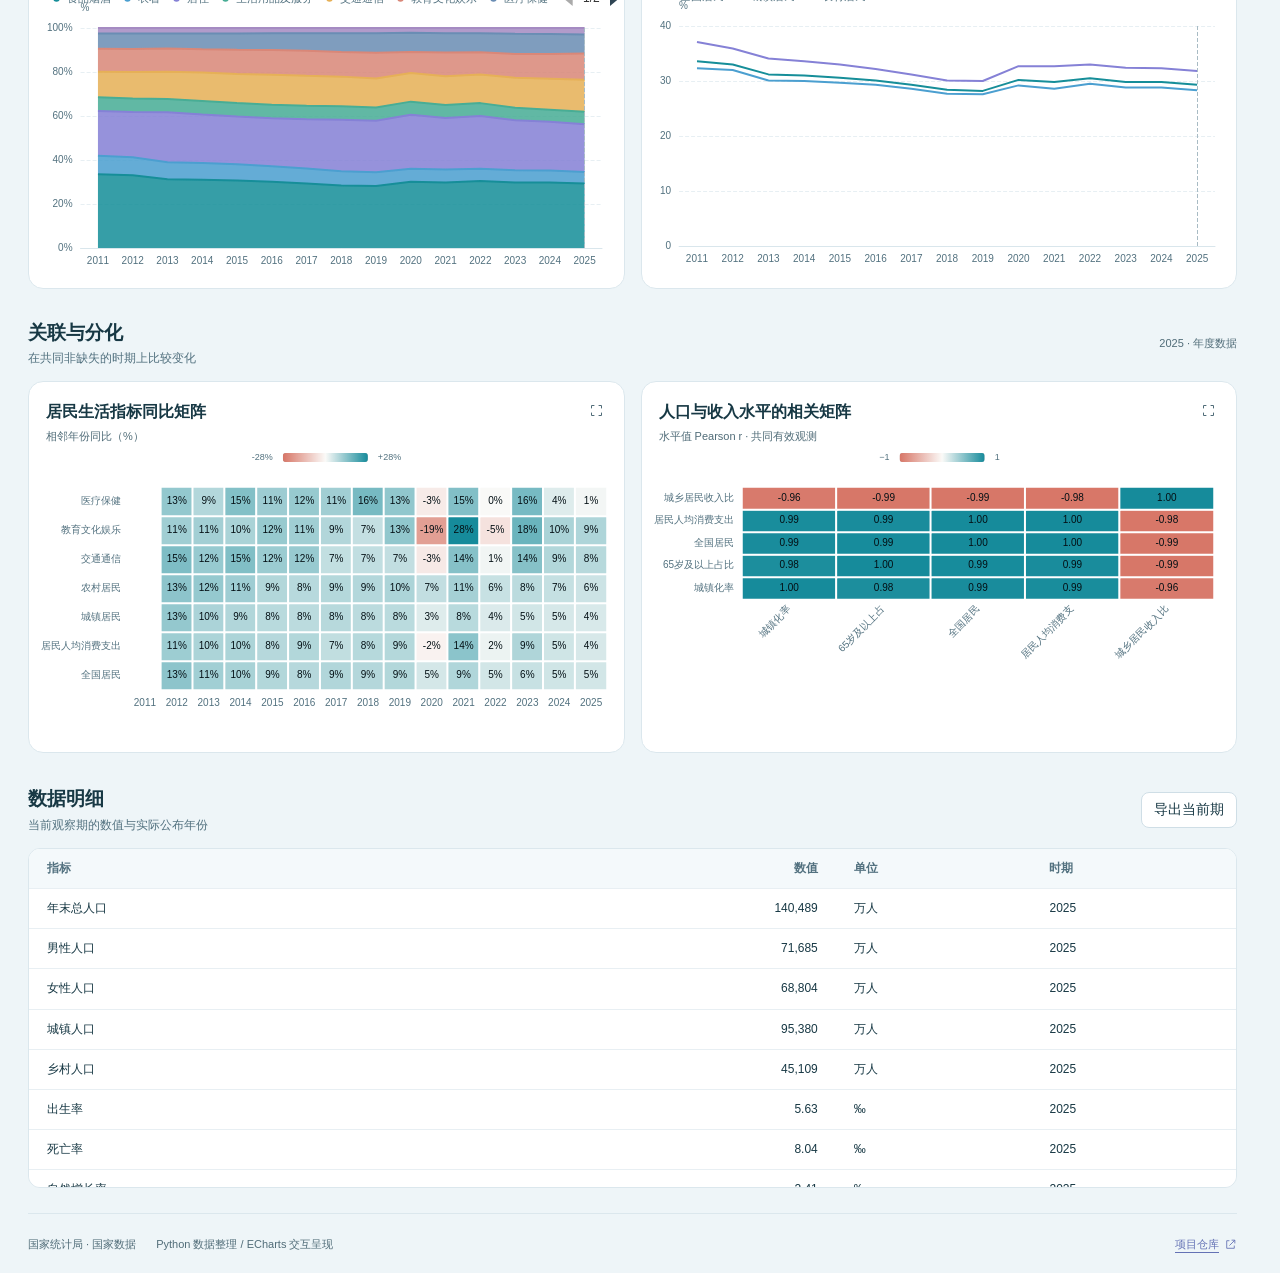
<file: 国家数据可视化看板/dashboards/population.html>
<!doctype html>
<html lang="zh-CN">
<head>
  <meta charset="utf-8">
  <meta name="viewport" content="width=device-width,initial-scale=1">
  <meta name="description" content="国家统计局真实数据驱动的四主题交互驾驶舱">
  <title>人口与居民生活 · 国家数据驾驶舱</title>
  <link rel="stylesheet" href="../assets/style.css?v=7fd99c2aa5fe">
  <script src="../assets/echarts.min.js"></script>
</head>
<body>
<!-- THESIS: 四个统计主题各自成屏，以同一时间轴连接规模、结构和变化，忠实延续用户的浅色参考图。
OWN-WORLD: 雾蓝底色、白色图面、青蓝与低饱和分类色、深色无衬线中文、紧凑工具栏和清晰数字。
STORY: 选主题，读总览，切换年份与口径，沿图形查看结构差异，导出可核查数据。
FIRST VIEWPORT: 顶部四主题导航，标题与操作区，联动时间轴，六项指标，宽主图和侧图；后续成组展开。
FORM: 用户提供的季度GDP、教育和旅游驾驶舱为视觉约束；pinned-reference-20261119；code-led。
FINISH: unreviewed and undocumented is unfinished; this build ends with the finish review, the verdict, DESIGN.md, and every shipping raster carrying its provenance -->
<a href="#content" class="skip-link">跳到图表</a>
<header class="site-header">
  <a class="brand" href="../index.html"><svg viewBox="0 0 24 24" aria-hidden="true"><path d="M4 19V11M10 19V5M16 19V9M22 19H2"/></svg><span>国家数据驾驶舱</span></a>
  <nav aria-label="主题导航"><a href="economy.html">季度经济</a><a href="tourism.html">旅游与住宿</a><a href="education.html">教育发展</a><a href="population.html" aria-current="page">人口与民生</a></nav>
  <span class="byline">曹俊男 · 大数据241</span>
</header>
<main>
  <div class="page-heading">
    <div><h1 id="pageTitle"></h1><p id="pageSubtitle"></p></div>
    <div class="actions"><button id="downloadCsv" class="button">导出数据</button><button id="openSources" class="button">数据口径</button><button id="fullscreen" class="button icon-button" aria-label="全屏展示"><svg viewBox="0 0 24 24" aria-hidden="true"><path d="M8 3H3v5m13-5h5v5M3 16v5h5m13-5v5h-5"/></svg></button></div>
  </div>
  <section class="control-bar" aria-label="看板筛选">
    <div class="period-controls"><span class="control-label" id="periodLabel">观察年份</span><button class="step-button" id="prev" aria-label="上一个时期">‹</button><input id="timeline" type="range" min="0" step="1" aria-label="观察时期"><button class="step-button" id="next" aria-label="下一个时期">›</button><label class="sr-only" for="period">观察时期</label><select id="period"></select></div>
    <div class="range-controls"><label for="rangeStart">区间</label><select id="rangeStart" aria-label="区间起点"></select><span class="range-to">至</span><select id="rangeEnd" aria-label="区间终点"></select></div>
    <div id="modeSwitch" class="segmented" aria-label="数据口径" hidden><button data-mode="current" aria-pressed="true">当季值</button><button data-mode="cumulative" aria-pressed="false">累计值</button></div>
    <button id="play" class="button primary" aria-pressed="false">播放</button><button id="reset" class="button">重置</button>
  </section>
  <fieldset id="categoryFilters" class="category-filters" hidden><legend>观察学段</legend><div id="categoryChoices"></div><span>仅影响按学段统计的图表</span></fieldset>
  <section id="kpis" class="kpi-grid" aria-label="核心指标"></section>
  <p class="insight" id="insight" aria-live="polite"></p>
  <div id="content"></div>
  <section class="data-section" aria-label="数据明细"><div class="section-heading"><div><h2>数据明细</h2><p>当前观察期的数值与实际公布年份</p></div><button id="downloadSnapshot" class="button">导出当前期</button></div><div class="table-scroll"><table><thead><tr><th>指标</th><th>数值</th><th>单位</th><th>时期</th></tr></thead><tbody id="detailRows"></tbody></table></div></section>
  <footer><span>国家统计局 · 国家数据</span><span>Python 数据整理 / ECharts 交互呈现</span><a href="https://github.com/YDZ-R/-" target="_blank" rel="noopener">项目仓库<svg viewBox="0 0 24 24" aria-hidden="true"><path d="M14 4h6v6M20 4 10 14M10 5H5v14h14v-5"/></svg></a></footer>
</main>
<dialog id="sourceDialog" aria-labelledby="sourceTitle"><div class="dialog-heading"><h2 id="sourceTitle">数据来源与统计口径</h2><button class="button close-dialog" data-close="sourceDialog" aria-label="关闭数据口径">关闭</button></div><div class="source-content"><p>数据查询入口：<a href="https://data.stats.gov.cn/dg/website/page.html#/pc/national/home" target="_blank" rel="noopener">国家统计局国家数据</a>。采集日期：2026-11-19。</p><p>原始查询快照、官方Excel核对文件、数据字典和处理代码均随项目归档。空白不补零，不生成未公布数据。</p><ul id="sourceNotes"></ul></div></dialog>
<dialog id="chartDialog" aria-labelledby="expandedTitle"><div class="dialog-heading"><h2 id="expandedTitle"></h2><div><button id="savePng" class="button">保存PNG</button><button class="button close-dialog" data-close="chartDialog">关闭</button></div></div><div id="expandedChart"></div></dialog>
<div class="toast" id="toast" role="status" hidden></div>
<noscript>请启用JavaScript以使用交互图表。原始和清洗数据也可在项目data目录中查看。</noscript>
<script>const DASHBOARD={"id":"population","title":"人口与居民生活","subtitle":"人口结构、城镇化与收入消费","accent":"#6472b5","periods":["2011","2012","2013","2014","2015","2016","2017","2018","2019","2020","2021","2022","2023","2024","2025"],"default_period":"2025","series":{"population":{"id":"population","label":"年末总人口","unit":"万人","values":{"2011":134916.0,"2012":135922.0,"2013":136726.0,"2014":137646.0,"2015":138326.0,"2016":139232.0,"2017":140011.0,"2018":140541.0,"2019":141008.0,"2020":141212.0,"2021":141260.0,"2022":141175.0,"2023":140967.0,"2024":140828.0,"2025":140489.0},"source_table":"population_total","source_indicator":"年末总人口 (万人)","source_factor":1,"source_subtract":0},"male":{"id":"male","label":"男性人口","unit":"万人","values":{"2011":69161.0,"2012":69660.0,"2013":70063.0,"2014":70522.0,"2015":70857.0,"2016":71307.0,"2017":71650.0,"2018":71864.0,"2019":72039.0,"2020":72357.0,"2021":72311.0,"2022":72206.0,"2023":72032.0,"2024":71909.0,"2025":71685.0},"source_table":"population_total","source_indicator":"男性人口 (万人)","source_factor":1,"source_subtract":0},"female":{"id":"female","label":"女性人口","unit":"万人","values":{"2011":65755.0,"2012":66262.0,"2013":66663.0,"2014":67124.0,"2015":67469.0,"2016":67925.0,"2017":68361.0,"2018":68677.0,"2019":68969.0,"2020":68855.0,"2021":68949.0,"2022":68969.0,"2023":68935.0,"2024":68919.0,"2025":68804.0},"source_table":"population_total","source_indicator":"女性人口 (万人)","source_factor":1,"source_subtract":0},"urban":{"id":"urban","label":"城镇人口","unit":"万人","values":{"2011":69927.0,"2012":72175.0,"2013":74502.0,"2014":76738.0,"2015":79302.0,"2016":81924.0,"2017":84343.0,"2018":86433.0,"2019":88426.0,"2020":90220.0,"2021":91425.0,"2022":92071.0,"2023":93267.0,"2024":94350.0,"2025":95380.0},"source_table":"population_total","source_indicator":"城镇人口 (万人)","source_factor":1,"source_subtract":0},"rural":{"id":"rural","label":"乡村人口","unit":"万人","values":{"2011":64989.0,"2012":63747.0,"2013":62224.0,"2014":60908.0,"2015":59024.0,"2016":57308.0,"2017":55668.0,"2018":54108.0,"2019":52582.0,"2020":50992.0,"2021":49835.0,"2022":49104.0,"2023":47700.0,"2024":46478.0,"2025":45109.0},"source_table":"population_total","source_indicator":"乡村人口 (万人)","source_factor":1,"source_subtract":0},"birth":{"id":"birth","label":"出生率","unit":"‰","values":{"2011":13.27,"2012":14.57,"2013":13.03,"2014":13.83,"2015":11.99,"2016":13.57,"2017":12.64,"2018":10.86,"2019":10.41,"2020":8.52,"2021":7.52,"2022":6.77,"2023":6.39,"2024":6.77,"2025":5.63},"source_table":"population_rates","source_indicator":"人口出生率 (‰)","source_factor":1,"source_subtract":0},"death":{"id":"death","label":"死亡率","unit":"‰","values":{"2011":7.14,"2012":7.13,"2013":7.13,"2014":7.12,"2015":7.07,"2016":7.04,"2017":7.06,"2018":7.08,"2019":7.09,"2020":7.07,"2021":7.18,"2022":7.37,"2023":7.87,"2024":7.76,"2025":8.04},"source_table":"population_rates","source_indicator":"人口死亡率 (‰)","source_factor":1,"source_subtract":0},"natural":{"id":"natural","label":"自然增长率","unit":"‰","values":{"2011":6.13,"2012":7.43,"2013":5.9,"2014":6.71,"2015":4.93,"2016":6.53,"2017":5.58,"2018":3.78,"2019":3.32,"2020":1.45,"2021":0.34,"2022":-0.6,"2023":-1.48,"2024":-0.99,"2025":-2.41},"source_table":"population_rates","source_indicator":"人口自然增长率 (‰)","source_factor":1,"source_subtract":0},"young":{"id":"young","label":"0—14岁","unit":"万人","values":{"2011":22261.0,"2012":22427.0,"2013":22423.0,"2014":22712.0,"2015":22824.0,"2016":23252.0,"2017":23522.0,"2018":23751.0,"2019":23689.0,"2020":25277.0,"2021":24678.0,"2022":23908.0,"2023":23063.0,"2024":22240.0,"2025":21276.0},"source_table":"population_age","source_indicator":"0-14岁人口 (万人)","source_factor":1,"source_subtract":0},"working":{"id":"working","label":"15—64岁","unit":"万人","values":{"2011":100378.0,"2012":100718.0,"2013":101041.0,"2014":101032.0,"2015":100978.0,"2016":100943.0,"2017":100528.0,"2018":100065.0,"2019":99552.0,"2020":96871.0,"2021":96526.0,"2022":96289.0,"2023":96228.0,"2024":96565.0,"2025":96848.0},"source_table":"population_age","source_indicator":"15-64岁人口 (万人)","source_factor":1,"source_subtract":0},"old":{"id":"old","label":"65岁及以上","unit":"万人","values":{"2011":12277.0,"2012":12777.0,"2013":13262.0,"2014":13902.0,"2015":14524.0,"2016":15037.0,"2017":15961.0,"2018":16724.0,"2019":17767.0,"2020":19064.0,"2021":20056.0,"2022":20978.0,"2023":21676.0,"2024":22023.0,"2025":22365.0},"source_table":"population_age","source_indicator":"65岁及以上人口 (万人)","source_factor":1,"source_subtract":0},"dependency":{"id":"dependency","label":"总抚养比","unit":"%","values":{"2011":34.4,"2012":34.9,"2013":35.3,"2014":36.2,"2015":37.0,"2016":37.9,"2017":39.3,"2018":40.4,"2019":41.5,"2020":45.9,"2021":46.3,"2022":46.6,"2023":46.5,"2024":45.8,"2025":45.1},"source_table":"population_age","source_indicator":"总抚养比 (%)","source_factor":1,"source_subtract":0},"young_dependency":{"id":"young_dependency","label":"少儿抚养比","unit":"%","values":{"2011":22.1,"2012":22.2,"2013":22.2,"2014":22.5,"2015":22.6,"2016":22.9,"2017":23.4,"2018":23.7,"2019":23.8,"2020":26.2,"2021":25.6,"2022":24.8,"2023":24.0,"2024":23.0,"2025":22.0},"source_table":"population_age","source_indicator":"少儿抚养比 (%)","source_factor":1,"source_subtract":0},"old_dependency":{"id":"old_dependency","label":"老年抚养比","unit":"%","values":{"2011":12.3,"2012":12.7,"2013":13.1,"2014":13.7,"2015":14.3,"2016":15.0,"2017":15.9,"2018":16.8,"2019":17.8,"2020":19.7,"2021":20.8,"2022":21.8,"2023":22.5,"2024":22.8,"2025":23.1},"source_table":"population_age","source_indicator":"老年抚养比 (%)","source_factor":1,"source_subtract":0},"income":{"id":"income","label":"全国居民","unit":"元","values":{"2011":14551.0,"2012":16510.0,"2013":18311.0,"2014":20167.0,"2015":21966.0,"2016":23821.0,"2017":25974.0,"2018":28228.0,"2019":30733.0,"2020":32189.0,"2021":35128.0,"2022":36883.0,"2023":39218.0,"2024":41314.0,"2025":43377.0},"source_table":"living_income","source_indicator":"居民人均可支配收入 (元)","source_factor":1,"source_subtract":0},"urban_income":{"id":"urban_income","label":"城镇居民","unit":"元","values":{"2011":21427.0,"2012":24127.0,"2013":26467.0,"2014":28844.0,"2015":31195.0,"2016":33616.0,"2017":36396.0,"2018":39251.0,"2019":42359.0,"2020":43834.0,"2021":47412.0,"2022":49283.0,"2023":51821.0,"2024":54188.0,"2025":56502.0},"source_table":"living_urban_income","source_indicator":"城镇居民人均可支配收入 (元)","source_factor":1,"source_subtract":0},"rural_income":{"id":"rural_income","label":"农村居民","unit":"元","values":{"2011":7394.0,"2012":8389.0,"2013":9430.0,"2014":10489.0,"2015":11422.0,"2016":12363.0,"2017":13432.0,"2018":14617.0,"2019":16021.0,"2020":17131.0,"2021":18931.0,"2022":20133.0,"2023":21691.0,"2024":23119.0,"2025":24456.0},"source_table":"living_rural_income","source_indicator":"农村居民人均可支配收入 (元)","source_factor":1,"source_subtract":0},"median_income":{"id":"median_income","label":"收入中位数","unit":"元","values":{"2011":null,"2012":null,"2013":15632.0,"2014":17570.0,"2015":19281.0,"2016":20883.0,"2017":22408.0,"2018":24336.0,"2019":26523.0,"2020":27540.0,"2021":29975.0,"2022":31370.0,"2023":33036.0,"2024":34707.0,"2025":36231.0},"source_table":"living_income","source_indicator":"居民人均可支配收入中位数 (元)","source_factor":1,"source_subtract":0},"wage":{"id":"wage","label":"工资性收入","unit":"元","values":{"2011":8313.0,"2012":9379.0,"2013":10411.0,"2014":11421.0,"2015":12459.0,"2016":13455.0,"2017":14620.0,"2018":15829.0,"2019":17186.0,"2020":17917.0,"2021":19629.0,"2022":20590.0,"2023":22053.0,"2024":23327.0,"2025":24555.0},"source_table":"living_income","source_indicator":"居民人均可支配工资性收入 (元)","source_factor":1,"source_subtract":0},"business":{"id":"business","label":"经营净收入","unit":"元","values":{"2011":2846.0,"2012":3172.0,"2013":3435.0,"2014":3732.0,"2015":3956.0,"2016":4218.0,"2017":4502.0,"2018":4852.0,"2019":5247.0,"2020":5307.0,"2021":5893.0,"2022":6175.0,"2023":6542.0,"2024":6908.0,"2025":7252.0},"source_table":"living_income","source_indicator":"居民人均可支配经营净收入 (元)","source_factor":1,"source_subtract":0},"property":{"id":"property","label":"财产净收入","unit":"元","values":{"2011":1047.0,"2012":1231.0,"2013":1423.0,"2014":1588.0,"2015":1740.0,"2016":1889.0,"2017":2107.0,"2018":2379.0,"2019":2619.0,"2020":2791.0,"2021":3076.0,"2022":3227.0,"2023":3362.0,"2024":3435.0,"2025":3490.0},"source_table":"living_income","source_indicator":"居民人均可支配财产净收入 (元)","source_factor":1,"source_subtract":0},"transfer":{"id":"transfer","label":"转移净收入","unit":"元","values":{"2011":2344.0,"2012":2727.0,"2013":3042.0,"2014":3427.0,"2015":3812.0,"2016":4259.0,"2017":4744.0,"2018":5168.0,"2019":5680.0,"2020":6173.0,"2021":6531.0,"2022":6892.0,"2023":7261.0,"2024":7644.0,"2025":8080.0},"source_table":"living_income","source_indicator":"居民人均可支配转移净收入 (元)","source_factor":1,"source_subtract":0},"consumption":{"id":"consumption","label":"居民人均消费支出","unit":"元","values":{"2011":10820.0,"2012":12054.0,"2013":13220.0,"2014":14491.0,"2015":15712.0,"2016":17111.0,"2017":18322.0,"2018":19853.0,"2019":21559.0,"2020":21210.0,"2021":24100.0,"2022":24538.0,"2023":26796.0,"2024":28227.0,"2025":29476.0},"source_table":"living_spending","source_indicator":"居民人均消费支出 (元)","source_factor":1,"source_subtract":0},"spend0":{"id":"spend0","label":"食品烟酒","unit":"元","values":{"2011":3633.0,"2012":3983.0,"2013":4127.0,"2014":4494.0,"2015":4814.0,"2016":5151.0,"2017":5374.0,"2018":5631.0,"2019":6084.0,"2020":6397.0,"2021":7178.0,"2022":7481.0,"2023":7983.0,"2024":8411.0,"2025":8631.0},"source_table":"living_spending","source_indicator":"居民人均食品烟酒支出 (元)","source_factor":1,"source_subtract":0},"spend1":{"id":"spend1","label":"衣着","unit":"元","values":{"2011":903.0,"2012":992.0,"2013":1027.0,"2014":1099.0,"2015":1164.0,"2016":1203.0,"2017":1238.0,"2018":1289.0,"2019":1338.0,"2020":1238.0,"2021":1419.0,"2022":1365.0,"2023":1479.0,"2024":1521.0,"2025":1554.0},"source_table":"living_spending","source_indicator":"居民人均衣着支出 (元)","source_factor":1,"source_subtract":0},"spend2":{"id":"spend2","label":"居住","unit":"元","values":{"2011":2199.0,"2012":2480.0,"2013":2999.0,"2014":3201.0,"2015":3419.0,"2016":3746.0,"2017":4107.0,"2018":4647.0,"2019":5055.0,"2020":5215.0,"2021":5641.0,"2022":5882.0,"2023":6095.0,"2024":6263.0,"2025":6397.0},"source_table":"living_spending","source_indicator":"居民人均居住支出 (元)","source_factor":1,"source_subtract":0},"spend3":{"id":"spend3","label":"生活用品及服务","unit":"元","values":{"2011":675.0,"2012":741.0,"2013":806.0,"2014":890.0,"2015":951.0,"2016":1044.0,"2017":1121.0,"2018":1223.0,"2019":1281.0,"2020":1260.0,"2021":1423.0,"2022":1432.0,"2023":1526.0,"2024":1547.0,"2025":1667.0},"source_table":"living_spending","source_indicator":"居民人均生活用品及服务支出 (元)","source_factor":1,"source_subtract":0},"spend4":{"id":"spend4","label":"交通通信","unit":"元","values":{"2011":1259.0,"2012":1451.0,"2013":1627.0,"2014":1869.0,"2015":2087.0,"2016":2338.0,"2017":2499.0,"2018":2675.0,"2019":2862.0,"2020":2762.0,"2021":3156.0,"2022":3195.0,"2023":3652.0,"2024":3976.0,"2025":4306.0},"source_table":"living_spending","source_indicator":"居民人均交通通信支出 (元)","source_factor":1,"source_subtract":0},"spend5":{"id":"spend5","label":"教育文化娱乐","unit":"元","values":{"2011":1136.0,"2012":1262.0,"2013":1398.0,"2014":1536.0,"2015":1723.0,"2016":1915.0,"2017":2086.0,"2018":2226.0,"2019":2513.0,"2020":2032.0,"2021":2599.0,"2022":2469.0,"2023":2904.0,"2024":3189.0,"2025":3489.0},"source_table":"living_spending","source_indicator":"居民人均教育文化娱乐支出 (元)","source_factor":1,"source_subtract":0},"spend6":{"id":"spend6","label":"医疗保健","unit":"元","values":{"2011":744.0,"2012":838.0,"2013":912.0,"2014":1045.0,"2015":1165.0,"2016":1307.0,"2017":1451.0,"2018":1685.0,"2019":1902.0,"2020":1843.0,"2021":2115.0,"2022":2120.0,"2023":2460.0,"2024":2547.0,"2025":2573.0},"source_table":"living_spending","source_indicator":"居民人均医疗保健支出 (元)","source_factor":1,"source_subtract":0},"spend7":{"id":"spend7","label":"其他用品及服务","unit":"元","values":{"2011":272.0,"2012":307.0,"2013":325.0,"2014":358.0,"2015":389.0,"2016":406.0,"2017":447.0,"2018":477.0,"2019":524.0,"2020":462.0,"2021":569.0,"2022":595.0,"2023":697.0,"2024":773.0,"2025":859.0},"source_table":"living_spending","source_indicator":"居民人均其他用品及服务支出 (元)","source_factor":1,"source_subtract":0},"quintile0":{"id":"quintile0","label":"低收入组","unit":"元","values":{"2011":null,"2012":null,"2013":4402.0,"2014":4747.0,"2015":5221.0,"2016":5529.0,"2017":5958.0,"2018":6440.0,"2019":7380.0,"2020":7869.0,"2021":8333.0,"2022":8601.0,"2023":9215.0,"2024":9542.0,"2025":10150.0},"source_table":"living_quintiles","source_indicator":"低收入组家庭居民人均可支配收入 (元)","source_factor":1,"source_subtract":0},"quintile1":{"id":"quintile1","label":"中间偏下组","unit":"元","values":{"2011":null,"2012":null,"2013":9654.0,"2014":10887.0,"2015":11894.0,"2016":12899.0,"2017":13843.0,"2018":14361.0,"2019":15777.0,"2020":16443.0,"2021":18445.0,"2022":19303.0,"2023":20442.0,"2024":21608.0,"2025":22702.0},"source_table":"living_quintiles","source_indicator":"中间偏下收入组家庭居民人均可支配收入 (元)","source_factor":1,"source_subtract":0},"quintile2":{"id":"quintile2","label":"中间收入组","unit":"元","values":{"2011":null,"2012":null,"2013":15698.0,"2014":17631.0,"2015":19320.0,"2016":20924.0,"2017":22495.0,"2018":23189.0,"2019":25035.0,"2020":26249.0,"2021":29053.0,"2022":30598.0,"2023":32195.0,"2024":33925.0,"2025":35536.0},"source_table":"living_quintiles","source_indicator":"中间收入组家庭居民人均可支配收入 (元)","source_factor":1,"source_subtract":0},"quintile3":{"id":"quintile3","label":"中间偏上组","unit":"元","values":{"2011":null,"2012":null,"2013":24361.0,"2014":26937.0,"2015":29438.0,"2016":31990.0,"2017":34547.0,"2018":36471.0,"2019":39230.0,"2020":41172.0,"2021":44949.0,"2022":47397.0,"2023":50220.0,"2024":53359.0,"2025":55586.0},"source_table":"living_quintiles","source_indicator":"中间偏上收入组家庭居民人均可支配收入 (元)","source_factor":1,"source_subtract":0},"quintile4":{"id":"quintile4","label":"高收入组","unit":"元","values":{"2011":null,"2012":null,"2013":47457.0,"2014":50968.0,"2015":54544.0,"2016":59259.0,"2017":64934.0,"2018":70640.0,"2019":76401.0,"2020":80294.0,"2021":85836.0,"2022":90116.0,"2023":95055.0,"2024":98809.0,"2025":103778.0},"source_table":"living_quintiles","source_indicator":"高收入组家庭居民人均可支配收入 (元)","source_factor":1,"source_subtract":0},"engel":{"id":"engel","label":"全国居民","unit":"%","values":{"2011":33.6,"2012":33.0,"2013":31.2,"2014":31.0,"2015":30.6,"2016":30.1,"2017":29.3,"2018":28.4,"2019":28.2,"2020":30.2,"2021":29.8,"2022":30.5,"2023":29.8,"2024":29.8,"2025":29.3},"source_table":"living_engel","source_indicator":"居民恩格尔系数 (%)","source_factor":1,"source_subtract":0},"urban_engel":{"id":"urban_engel","label":"城镇居民","unit":"%","values":{"2011":32.3,"2012":32.0,"2013":30.1,"2014":30.0,"2015":29.7,"2016":29.3,"2017":28.6,"2018":27.7,"2019":27.6,"2020":29.2,"2021":28.6,"2022":29.5,"2023":28.8,"2024":28.8,"2025":28.3},"source_table":"living_engel","source_indicator":"城镇居民恩格尔系数 (%)","source_factor":1,"source_subtract":0},"rural_engel":{"id":"rural_engel","label":"农村居民","unit":"%","values":{"2011":37.1,"2012":35.9,"2013":34.1,"2014":33.6,"2015":33.0,"2016":32.2,"2017":31.2,"2018":30.1,"2019":30.0,"2020":32.7,"2021":32.7,"2022":33.0,"2023":32.4,"2024":32.3,"2025":31.8},"source_table":"living_engel","source_indicator":"农村居民恩格尔系数 (%)","source_factor":1,"source_subtract":0},"urbanization":{"id":"urbanization","label":"常住人口城镇化率","unit":"%","values":{"2011":51.830028,"2012":53.100308,"2013":54.490002,"2014":55.750258,"2015":57.329786,"2016":58.839922,"2017":60.240267,"2018":61.500203,"2019":62.709917,"2020":63.889754,"2021":64.721082,"2022":65.217638,"2023":66.162293,"2024":66.99662,"2025":67.891436},"derived_from":["urban","population"]},"old_share":{"id":"old_share","label":"65岁及以上占比","unit":"%","values":{"2011":9.099736,"2012":9.400244,"2013":9.699691,"2014":10.099821,"2015":10.499834,"2016":10.79996,"2017":11.399819,"2018":11.89973,"2019":12.599994,"2020":13.500269,"2021":14.197933,"2022":14.859571,"2023":15.376648,"2024":15.638225,"2025":15.919396},"derived_from":["old","population"]},"urban_rural_ratio":{"id":"urban_rural_ratio","label":"城乡居民收入比","unit":"倍","values":{"2011":2.89789,"2012":2.876028,"2013":2.806681,"2014":2.749928,"2015":2.731133,"2016":2.719081,"2017":2.709649,"2018":2.685298,"2019":2.643967,"2020":2.558753,"2021":2.504464,"2022":2.447872,"2023":2.389055,"2024":2.343873,"2025":2.310353},"derived_from":["urban_income","rural_income"]},"income_gap":{"id":"income_gap","label":"城乡居民收入差","unit":"元","values":{"2011":14033.0,"2012":15738.0,"2013":17037.0,"2014":18355.0,"2015":19773.0,"2016":21253.0,"2017":22964.0,"2018":24634.0,"2019":26338.0,"2020":26703.0,"2021":28481.0,"2022":29150.0,"2023":30130.0,"2024":31069.0,"2025":32046.0},"derived_from":["urban_income","rural_income"]}},"groups":{},"charts":[{"id":"population","title":"人口总量与自然增长","type":"combo","keys":["population","natural"],"section":"人口与城镇化","wide":true},{"id":"rates","title":"出生、死亡与自然增长","type":"line","keys":["birth","death","natural"],"section":"人口与城镇化"},{"id":"urban_rural","title":"城乡人口结构","type":"area","keys":["urban","rural"],"section":"结构与抚养"},{"id":"age","title":"人口年龄结构变化","type":"share","keys":["young","working","old"],"section":"结构与抚养"},{"id":"age_tree","title":"观察期年龄结构","type":"treemap","keys":["young","working","old"],"section":"结构与抚养"},{"id":"dependency","title":"少儿与老年抚养比","type":"line","keys":["young_dependency","old_dependency","dependency"],"section":"结构与抚养"},{"id":"income","title":"城乡居民收入轨迹","type":"line","keys":["urban_income","rural_income","income"],"section":"收入与分配"},{"id":"income_slope","title":"城乡收入起点与观察期","type":"slope","keys":["urban_income","rural_income"],"section":"收入与分配"},{"id":"income_mix","title":"居民可支配收入来源","type":"area","keys":["wage","business","property","transfer"],"section":"收入与分配"},{"id":"quintiles","title":"五等份收入组的收入水平","type":"rank","keys":["quintile0","quintile1","quintile2","quintile3","quintile4"],"section":"收入与分配"},{"id":"spending","title":"居民人均收入与消费","type":"combo","keys":["income","consumption"],"section":"消费与生活"},{"id":"consume_tree","title":"人均消费的八类构成","type":"treemap","keys":["spend0","spend1","spend2","spend3","spend4","spend5","spend6","spend7"],"section":"消费与生活"},{"id":"consume_share","title":"消费结构的长期变化","type":"share","keys":["spend0","spend1","spend2","spend3","spend4","spend5","spend6","spend7"],"section":"消费与生活"},{"id":"engel","title":"城乡恩格尔系数","type":"line","keys":["engel","urban_engel","rural_engel"],"section":"消费与生活"},{"id":"living_heat","title":"居民生活指标同比矩阵","type":"heatmap","keys":["income","consumption","urban_income","rural_income","spend4","spend5","spend6"],"section":"关联与分化","transform":"yoy"},{"id":"pop_corr","title":"人口与收入水平的相关矩阵","type":"correlation","keys":["urbanization","old_share","income","consumption","urban_rural_ratio"],"section":"关联与分化"}],"cards":[{"key":"population","label":"年末总人口","digits":1,"vintage":true},{"key":"urbanization","label":"常住人口城镇化率","digits":1,"vintage":true},{"key":"old_share","label":"65岁及以上占比","digits":1,"vintage":true},{"key":"income","label":"居民人均可支配收入","digits":1,"vintage":true},{"key":"consumption","label":"居民人均消费支出","digits":1,"vintage":true},{"key":"urban_rural_ratio","label":"城乡居民收入比","digits":2,"vintage":true}],"notes":["总人口、城乡与性别人口使用年末口径，人口率单位为千分比。年龄划分采用0—14、15—64、65岁及以上。","居民收支序列采用本次国家数据公开表，包含表内2011、2012年的历史数值，不自行拼接旧表或补造年份。","收入和消费均为人均名义金额；收入比不等于收入差。未用收入水平同比代替官方实际收入增速。","八类消费为支出分类，服务性消费属于交叉分类，不重复计入八类合计。","水平值Pearson相关仅使用共同非缺失年份，趋势可能造成高相关，不能据此推断因果。","未公布值不作0处理，亦不插值。同比只比较相邻年份；相关分析在共同非缺失的观测上计算。"],"source_url":"https://data.stats.gov.cn/dg/website/page.html#/pc/national/home","accessed_date":"2026-11-19","chart_count":16};</script>
<script src="../assets/app.js?v=7fd99c2aa5fe"></script>
</body>
</html>
</file>
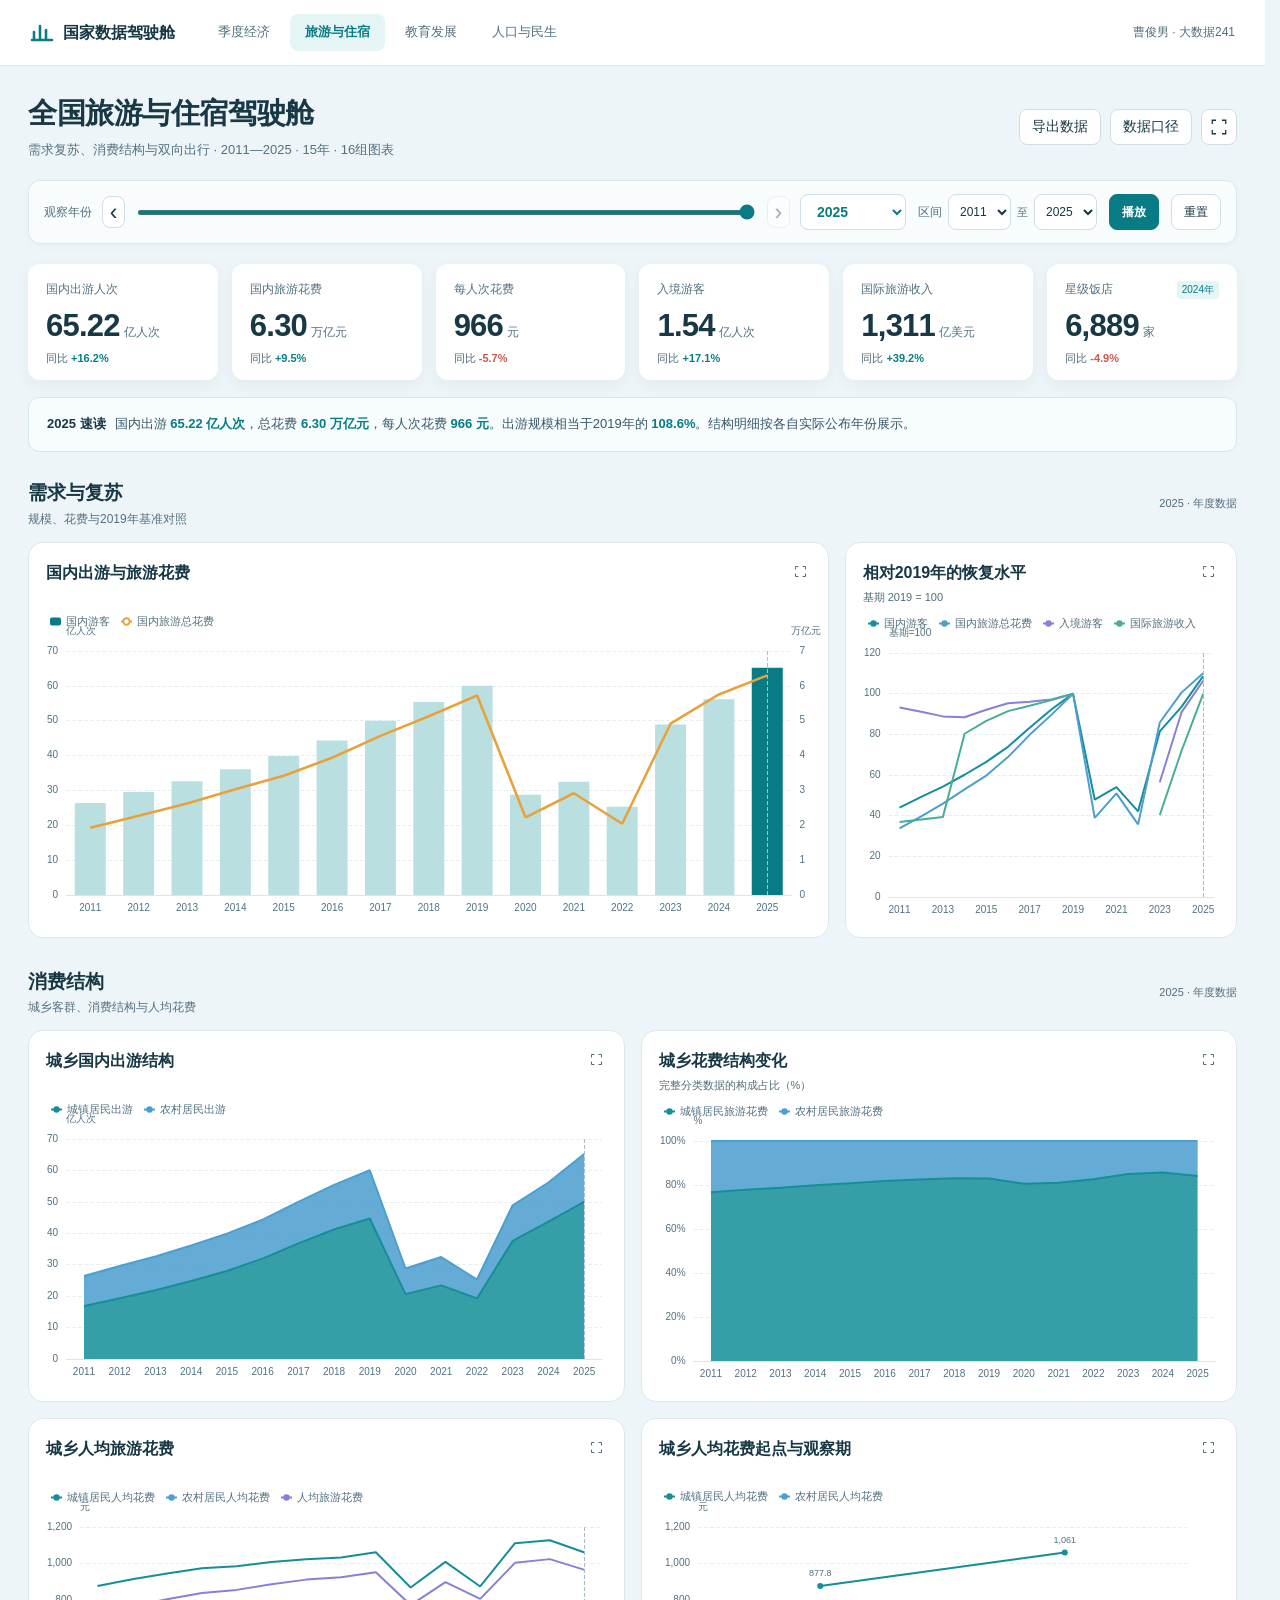
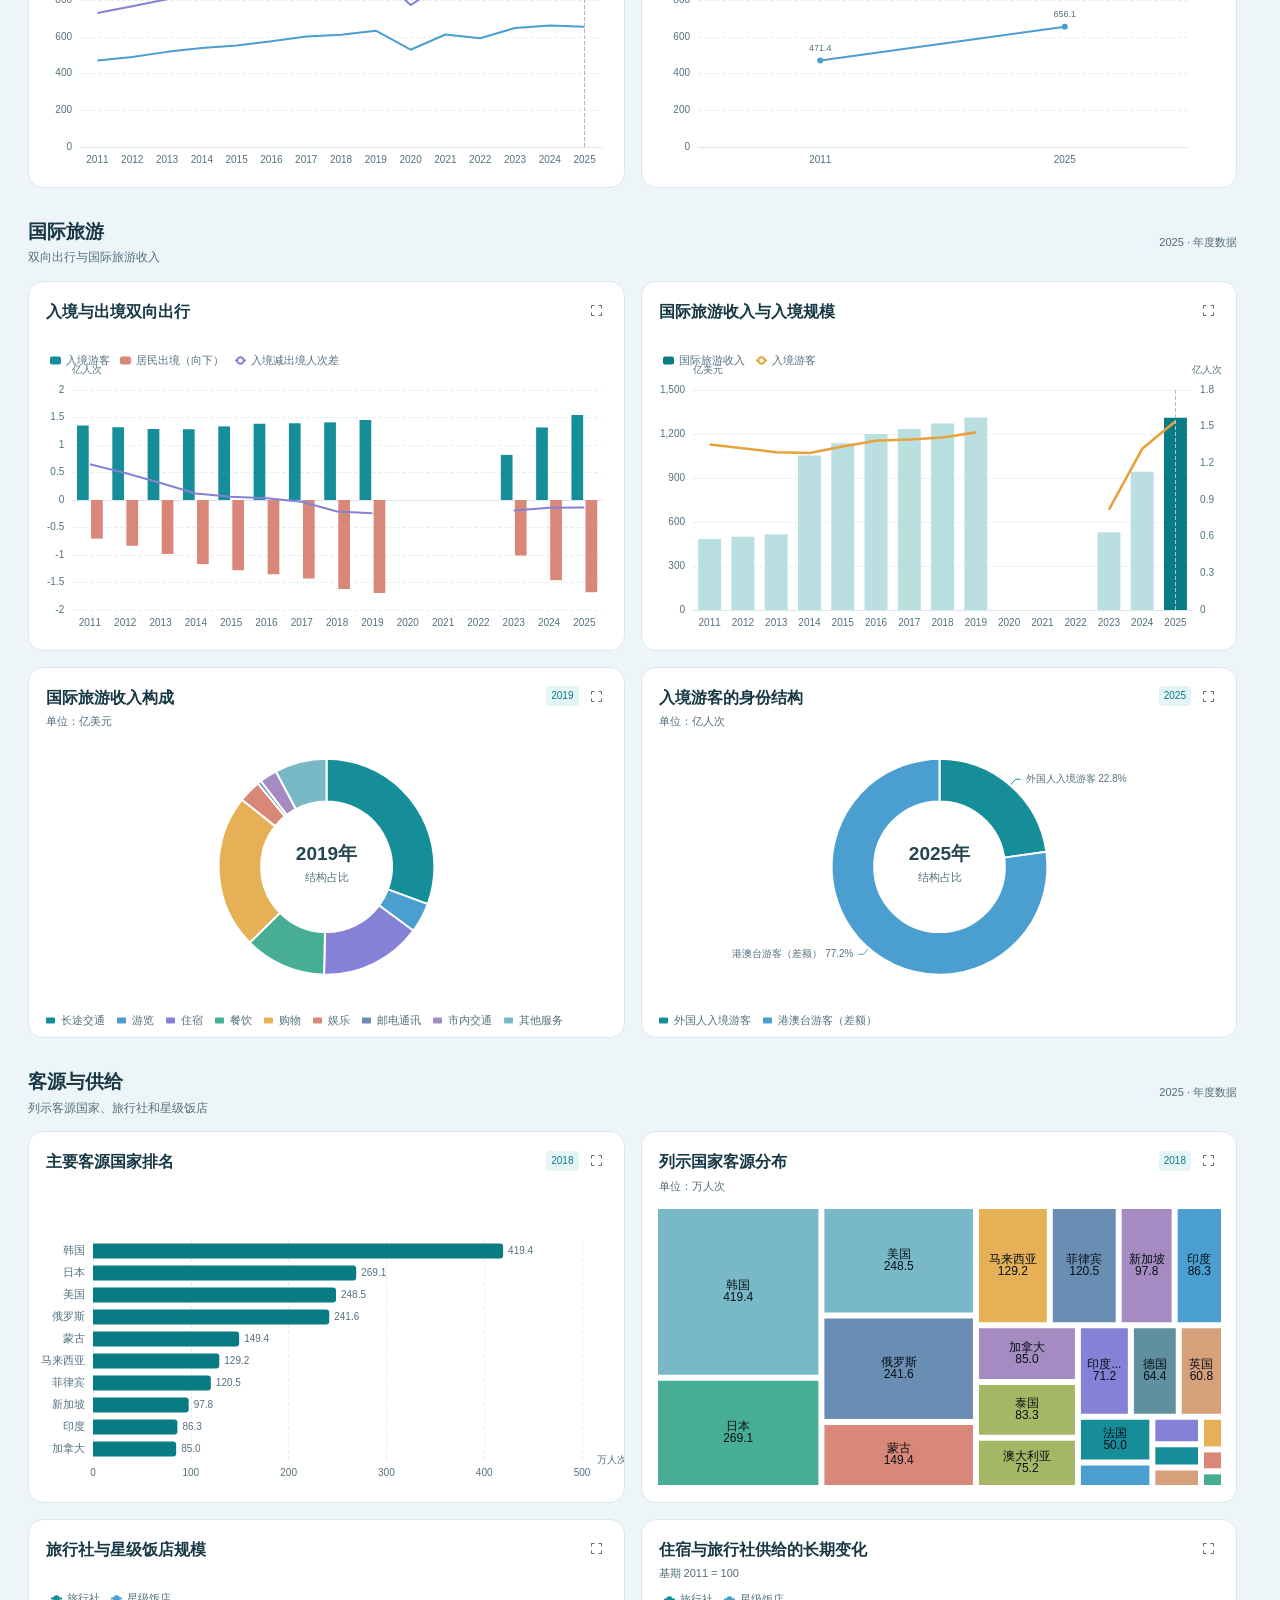
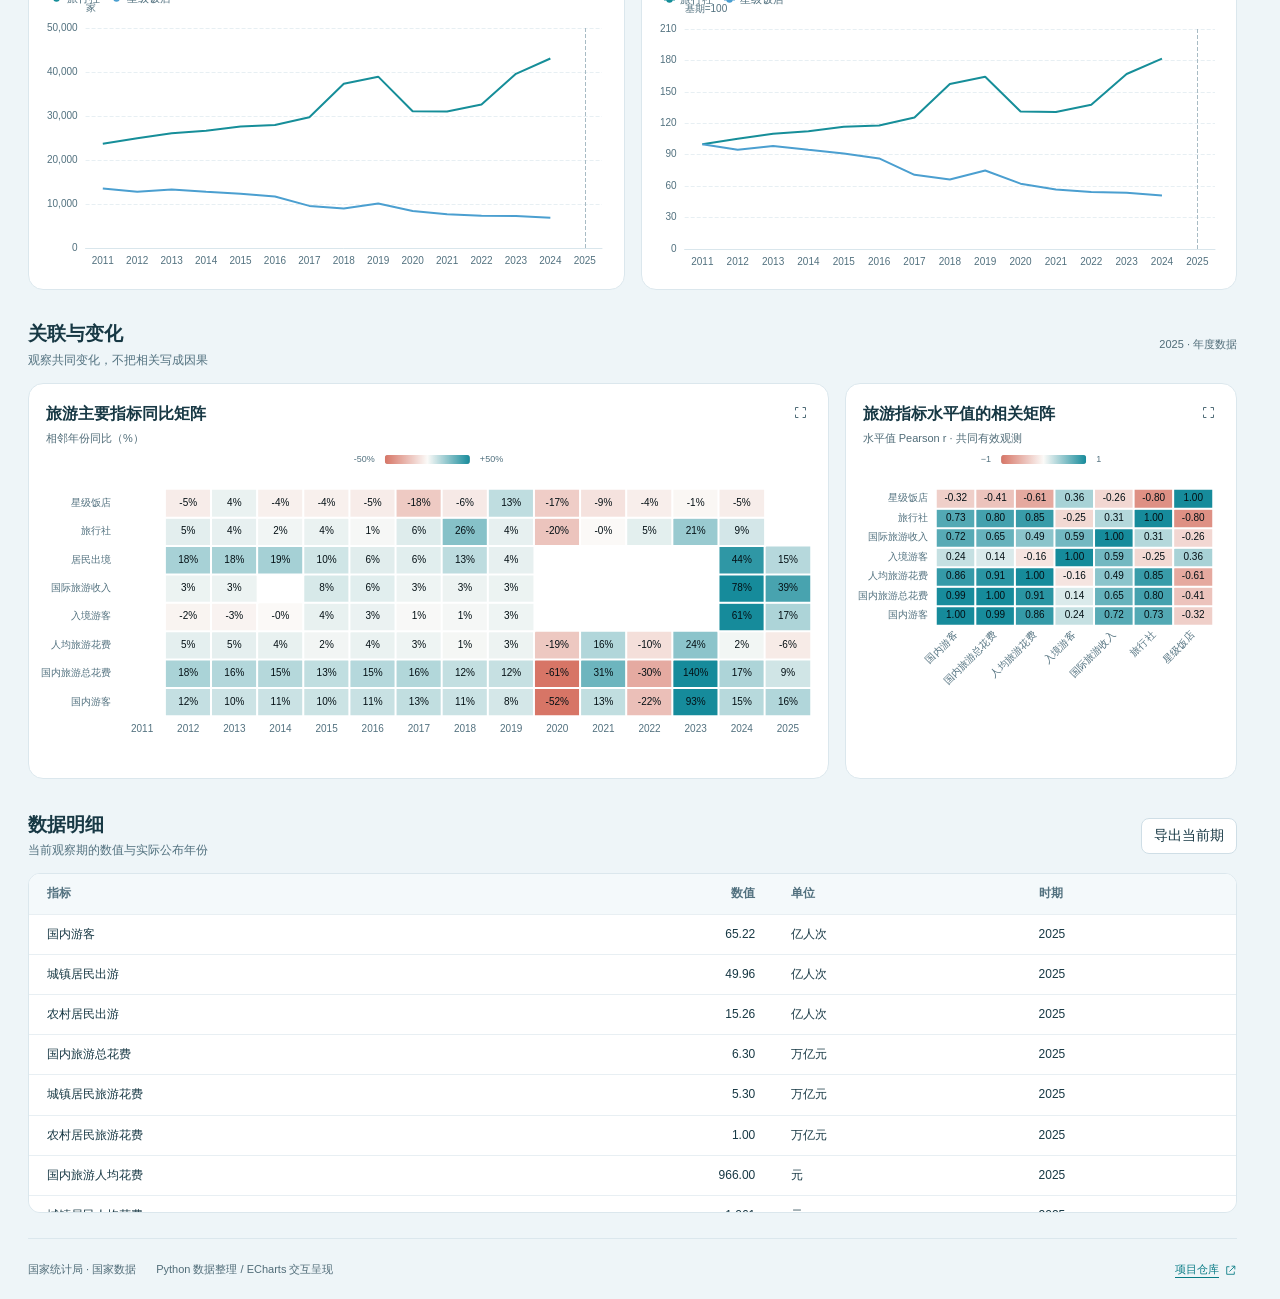
<file: 国家数据可视化看板/dashboards/tourism.html>
<!doctype html>
<html lang="zh-CN">
<head>
  <meta charset="utf-8">
  <meta name="viewport" content="width=device-width,initial-scale=1">
  <meta name="description" content="国家统计局真实数据驱动的四主题交互驾驶舱">
  <title>全国旅游与住宿 · 国家数据驾驶舱</title>
  <link rel="stylesheet" href="../assets/style.css?v=7fd99c2aa5fe">
  <script src="../assets/echarts.min.js"></script>
</head>
<body>
<!-- THESIS: 四个统计主题各自成屏，以同一时间轴连接规模、结构和变化，忠实延续用户的浅色参考图。
OWN-WORLD: 雾蓝底色、白色图面、青蓝与低饱和分类色、深色无衬线中文、紧凑工具栏和清晰数字。
STORY: 选主题，读总览，切换年份与口径，沿图形查看结构差异，导出可核查数据。
FIRST VIEWPORT: 顶部四主题导航，标题与操作区，联动时间轴，六项指标，宽主图和侧图；后续成组展开。
FORM: 用户提供的季度GDP、教育和旅游驾驶舱为视觉约束；pinned-reference-20261119；code-led。
FINISH: unreviewed and undocumented is unfinished; this build ends with the finish review, the verdict, DESIGN.md, and every shipping raster carrying its provenance -->
<a href="#content" class="skip-link">跳到图表</a>
<header class="site-header">
  <a class="brand" href="../index.html"><svg viewBox="0 0 24 24" aria-hidden="true"><path d="M4 19V11M10 19V5M16 19V9M22 19H2"/></svg><span>国家数据驾驶舱</span></a>
  <nav aria-label="主题导航"><a href="economy.html">季度经济</a><a href="tourism.html" aria-current="page">旅游与住宿</a><a href="education.html">教育发展</a><a href="population.html">人口与民生</a></nav>
  <span class="byline">曹俊男 · 大数据241</span>
</header>
<main>
  <div class="page-heading">
    <div><h1 id="pageTitle"></h1><p id="pageSubtitle"></p></div>
    <div class="actions"><button id="downloadCsv" class="button">导出数据</button><button id="openSources" class="button">数据口径</button><button id="fullscreen" class="button icon-button" aria-label="全屏展示"><svg viewBox="0 0 24 24" aria-hidden="true"><path d="M8 3H3v5m13-5h5v5M3 16v5h5m13-5v5h-5"/></svg></button></div>
  </div>
  <section class="control-bar" aria-label="看板筛选">
    <div class="period-controls"><span class="control-label" id="periodLabel">观察年份</span><button class="step-button" id="prev" aria-label="上一个时期">‹</button><input id="timeline" type="range" min="0" step="1" aria-label="观察时期"><button class="step-button" id="next" aria-label="下一个时期">›</button><label class="sr-only" for="period">观察时期</label><select id="period"></select></div>
    <div class="range-controls"><label for="rangeStart">区间</label><select id="rangeStart" aria-label="区间起点"></select><span class="range-to">至</span><select id="rangeEnd" aria-label="区间终点"></select></div>
    <div id="modeSwitch" class="segmented" aria-label="数据口径" hidden><button data-mode="current" aria-pressed="true">当季值</button><button data-mode="cumulative" aria-pressed="false">累计值</button></div>
    <button id="play" class="button primary" aria-pressed="false">播放</button><button id="reset" class="button">重置</button>
  </section>
  <fieldset id="categoryFilters" class="category-filters" hidden><legend>观察学段</legend><div id="categoryChoices"></div><span>仅影响按学段统计的图表</span></fieldset>
  <section id="kpis" class="kpi-grid" aria-label="核心指标"></section>
  <p class="insight" id="insight" aria-live="polite"></p>
  <div id="content"></div>
  <section class="data-section" aria-label="数据明细"><div class="section-heading"><div><h2>数据明细</h2><p>当前观察期的数值与实际公布年份</p></div><button id="downloadSnapshot" class="button">导出当前期</button></div><div class="table-scroll"><table><thead><tr><th>指标</th><th>数值</th><th>单位</th><th>时期</th></tr></thead><tbody id="detailRows"></tbody></table></div></section>
  <footer><span>国家统计局 · 国家数据</span><span>Python 数据整理 / ECharts 交互呈现</span><a href="https://github.com/YDZ-R/-" target="_blank" rel="noopener">项目仓库<svg viewBox="0 0 24 24" aria-hidden="true"><path d="M14 4h6v6M20 4 10 14M10 5H5v14h14v-5"/></svg></a></footer>
</main>
<dialog id="sourceDialog" aria-labelledby="sourceTitle"><div class="dialog-heading"><h2 id="sourceTitle">数据来源与统计口径</h2><button class="button close-dialog" data-close="sourceDialog" aria-label="关闭数据口径">关闭</button></div><div class="source-content"><p>数据查询入口：<a href="https://data.stats.gov.cn/dg/website/page.html#/pc/national/home" target="_blank" rel="noopener">国家统计局国家数据</a>。采集日期：2026-11-19。</p><p>原始查询快照、官方Excel核对文件、数据字典和处理代码均随项目归档。空白不补零，不生成未公布数据。</p><ul id="sourceNotes"></ul></div></dialog>
<dialog id="chartDialog" aria-labelledby="expandedTitle"><div class="dialog-heading"><h2 id="expandedTitle"></h2><div><button id="savePng" class="button">保存PNG</button><button class="button close-dialog" data-close="chartDialog">关闭</button></div></div><div id="expandedChart"></div></dialog>
<div class="toast" id="toast" role="status" hidden></div>
<noscript>请启用JavaScript以使用交互图表。原始和清洗数据也可在项目data目录中查看。</noscript>
<script>const DASHBOARD={"id":"tourism","title":"全国旅游与住宿","subtitle":"需求复苏、消费结构与双向出行","accent":"#087b85","periods":["2011","2012","2013","2014","2015","2016","2017","2018","2019","2020","2021","2022","2023","2024","2025"],"default_period":"2025","series":{"trips":{"id":"trips","label":"国内游客","unit":"亿人次","values":{"2011":26.41,"2012":29.57,"2013":32.62,"2014":36.11,"2015":39.9,"2016":44.35,"2017":50.01,"2018":55.39,"2019":60.06,"2020":28.79,"2021":32.46,"2022":25.3,"2023":48.91,"2024":56.15,"2025":65.22},"source_table":"tourism_domestic","source_indicator":"国内游客 (百万人次)","source_factor":0.01,"source_subtract":0},"urban_trips":{"id":"urban_trips","label":"城镇居民出游","unit":"亿人次","values":{"2011":16.87,"2012":19.33,"2013":21.86,"2014":24.83,"2015":28.02,"2016":31.95,"2017":36.77,"2018":41.19,"2019":44.71,"2020":20.65,"2021":23.42,"2022":19.28,"2023":37.58,"2024":43.7,"2025":49.96},"source_table":"tourism_domestic","source_indicator":"城镇居民国内游客 (百万人次)","source_factor":0.01,"source_subtract":0},"rural_trips":{"id":"rural_trips","label":"农村居民出游","unit":"亿人次","values":{"2011":9.54,"2012":10.24,"2013":10.76,"2014":11.28,"2015":11.88,"2016":12.4,"2017":13.24,"2018":14.2,"2019":15.35,"2020":8.14,"2021":9.04,"2022":6.01,"2023":11.33,"2024":12.45,"2025":15.26},"source_table":"tourism_domestic","source_indicator":"农村居民国内游客 (百万人次)","source_factor":0.01,"source_subtract":0},"spending":{"id":"spending","label":"国内旅游总花费","unit":"万亿元","values":{"2011":1.93054,"2012":2.27062,"2013":2.62761,"2014":3.03119,"2015":3.41951,"2016":3.93898,"2017":4.56608,"2018":5.12783,"2019":5.72509,"2020":2.22863,"2021":2.91907,"2022":2.0444,"2023":4.91331,"2024":5.75432,"2025":6.30025},"source_table":"tourism_domestic","source_indicator":"国内旅游总花费 (亿元)","source_factor":0.0001,"source_subtract":0},"urban_spending":{"id":"urban_spending","label":"城镇居民旅游花费","unit":"万亿元","values":{"2011":1.48086,"2012":1.7678,"2013":2.06926,"2014":2.42198,"2015":2.76109,"2016":3.22419,"2017":3.7673,"2018":4.259,"2019":4.7509,"2020":1.79665,"2021":2.36442,"2022":1.68813,"2023":4.17805,"2024":4.92928,"2025":5.29902},"source_table":"tourism_domestic","source_indicator":"城镇居民国内旅游总花费 (亿元)","source_factor":0.0001,"source_subtract":0},"rural_spending":{"id":"rural_spending","label":"农村居民旅游花费","unit":"万亿元","values":{"2011":0.44968,"2012":0.50282,"2013":0.55835,"2014":0.60921,"2015":0.65842,"2016":0.71479,"2017":0.79877,"2018":0.86883,"2019":0.97419,"2020":0.43198,"2021":0.55466,"2022":0.35627,"2023":0.73526,"2024":0.82504,"2025":1.00123},"source_table":"tourism_domestic","source_indicator":"农村居民国内旅游总花费 (亿元)","source_factor":0.0001,"source_subtract":0},"per_trip":{"id":"per_trip","label":"国内旅游人均花费","unit":"元","values":{"2011":731.0,"2012":767.9,"2013":805.5,"2014":839.7,"2015":857.0,"2016":888.2,"2017":913.0,"2018":925.8,"2019":953.3,"2020":774.1,"2021":899.3,"2022":808.1,"2023":1004.6,"2024":1024.8,"2025":966.0},"source_table":"tourism_domestic","source_indicator":"国内旅游人均花费 (元)","source_factor":1,"source_subtract":0},"urban_per_trip":{"id":"urban_per_trip","label":"城镇居民人均花费","unit":"元","values":{"2011":877.8,"2012":914.5,"2013":946.6,"2014":975.4,"2015":985.5,"2016":1009.1,"2017":1024.6,"2018":1034.0,"2019":1062.6,"2020":870.3,"2021":1009.6,"2022":875.6,"2023":1111.8,"2024":1128.0,"2025":1060.7},"source_table":"tourism_domestic","source_indicator":"城镇居民国内旅游人均花费 (元)","source_factor":1,"source_subtract":0},"rural_per_trip":{"id":"rural_per_trip","label":"农村居民人均花费","unit":"元","values":{"2011":471.4,"2012":491.0,"2013":518.9,"2014":540.2,"2015":554.2,"2016":576.4,"2017":603.3,"2018":611.9,"2019":634.7,"2020":530.5,"2021":613.6,"2022":592.8,"2023":649.0,"2024":662.7,"2025":656.1},"source_table":"tourism_domestic","source_indicator":"农村居民国内旅游人均花费 (元)","source_factor":1,"source_subtract":0},"agencies":{"id":"agencies","label":"旅行社","unit":"家","values":{"2011":23690.0,"2012":24944.0,"2013":26054.0,"2014":26650.0,"2015":27621.0,"2016":27939.0,"2017":29717.0,"2018":37309.0,"2019":38943.0,"2020":31074.0,"2021":31001.0,"2022":32603.0,"2023":39580.0,"2024":43064.0,"2025":null},"source_table":"tourism_development","source_indicator":"旅行社数 (个)","source_factor":1,"source_subtract":0},"hotels":{"id":"hotels","label":"星级饭店","unit":"家","values":{"2011":13513.0,"2012":12807.0,"2013":13293.0,"2014":12803.0,"2015":12327.0,"2016":11685.0,"2017":9566.0,"2018":8962.0,"2019":10130.0,"2020":8430.0,"2021":7676.0,"2022":7337.0,"2023":7245.0,"2024":6889.0,"2025":null},"source_table":"tourism_development","source_indicator":"星级饭店总数 (个)","source_factor":1,"source_subtract":0},"inbound":{"id":"inbound","label":"入境游客","unit":"亿人次","values":{"2011":1.354235,"2012":1.324053,"2013":1.290778,"2014":1.284983,"2015":1.338204,"2016":1.384438,"2017":1.394824,"2018":1.411983,"2019":1.453078,"2020":null,"2021":null,"2022":null,"2023":0.820254,"2024":1.319019,"2025":1.544964},"source_table":"tourism_development","source_indicator":"入境游客 (万人次)","source_factor":0.0001,"source_subtract":0},"foreign":{"id":"foreign","label":"外国人入境游客","unit":"亿人次","values":{"2011":0.27112,"2012":0.271916,"2013":0.262903,"2014":0.263608,"2015":0.259854,"2016":0.281512,"2017":0.291653,"2018":0.305429,"2019":0.318834,"2020":null,"2021":null,"2022":null,"2023":0.137838,"2024":0.269396,"2025":0.35173},"source_table":"tourism_development","source_indicator":"外国人入境游客 (万人次)","source_factor":0.0001,"source_subtract":0},"outbound":{"id":"outbound","label":"国内居民出境","unit":"亿人次","values":{"2011":0.7025,"2012":0.831817,"2013":0.981852,"2014":1.165932,"2015":1.2786,"2016":1.3513,"2017":1.427274,"2018":1.619934,"2019":1.692054,"2020":null,"2021":null,"2022":null,"2023":1.00965,"2024":1.458856,"2025":1.6792},"source_table":"tourism_development","source_indicator":"国内居民出境人数 (万人次)","source_factor":0.0001,"source_subtract":0},"inbound_revenue":{"id":"inbound_revenue","label":"国际旅游收入","unit":"亿美元","values":{"2011":484.64,"2012":500.28,"2013":516.64,"2014":1053.8,"2015":1136.5,"2016":1200.0,"2017":1234.17,"2018":1271.03,"2019":1312.54,"2020":null,"2021":null,"2022":null,"2023":529.6,"2024":942.4,"2025":1311.35},"source_table":"tourism_income","source_indicator":"国际旅游收入 (亿美元)","source_factor":1,"source_subtract":0},"net_trips":{"id":"net_trips","label":"入境减出境人次差","unit":"亿人次","values":{"2011":0.651735,"2012":0.492236,"2013":0.308926,"2014":0.119051,"2015":0.059604,"2016":0.033138,"2017":-0.03245,"2018":-0.207951,"2019":-0.238976,"2020":null,"2021":null,"2022":null,"2023":-0.189396,"2024":-0.139837,"2025":-0.134236},"derived_from":["inbound","outbound"]},"hmt":{"id":"hmt","label":"港澳台游客（差额）","unit":"亿人次","values":{"2011":1.083115,"2012":1.052137,"2013":1.027875,"2014":1.021375,"2015":1.07835,"2016":1.102926,"2017":1.103171,"2018":1.106554,"2019":1.134244,"2020":null,"2021":null,"2022":null,"2023":0.682416,"2024":1.049623,"2025":1.193234},"derived_from":["inbound","foreign"]},"spend_gap":{"id":"spend_gap","label":"城乡人均花费差","unit":"元","values":{"2011":406.4,"2012":423.5,"2013":427.7,"2014":435.2,"2015":431.3,"2016":432.7,"2017":421.3,"2018":422.1,"2019":427.9,"2020":339.8,"2021":396.0,"2022":282.8,"2023":462.8,"2024":465.3,"2025":404.6},"derived_from":["urban_per_trip","rural_per_trip"]},"income_part1":{"id":"income_part1","label":"长途交通","unit":"亿美元","values":{"2011":151.17,"2012":172.78,"2013":174.57,"2014":195.95,"2015":448.5,"2016":446.5,"2017":449.46,"2018":366.31,"2019":401.91,"2020":null,"2021":null,"2022":null,"2023":null,"2024":null,"2025":null},"source_table":"tourism_income","source_indicator":"长途交通国际旅游外汇收入 (亿美元)","source_factor":1,"source_subtract":0},"income_part6":{"id":"income_part6","label":"游览","unit":"亿美元","values":{"2011":25.32,"2012":25.55,"2013":30.92,"2014":32.54,"2015":44.8,"2016":67.1,"2017":65.04,"2018":53.71,"2019":58.66,"2020":null,"2021":null,"2022":null,"2023":null,"2024":null,"2025":null},"source_table":"tourism_income","source_indicator":"游览国际旅游外汇收入 (亿美元)","source_factor":1,"source_subtract":0},"income_part7":{"id":"income_part7","label":"住宿","unit":"亿美元","values":{"2011":50.98,"2012":52.11,"2013":59.76,"2014":69.5,"2015":132.9,"2016":116.3,"2017":122.08,"2018":181.09,"2019":200.49,"2020":null,"2021":null,"2022":null,"2023":null,"2024":null,"2025":null},"source_table":"tourism_income","source_indicator":"住宿国际旅游外汇收入 (亿美元)","source_factor":1,"source_subtract":0},"income_part8":{"id":"income_part8","label":"餐饮","unit":"亿美元","values":{"2011":35.98,"2012":37.47,"2013":41.28,"2014":48.28,"2015":82.6,"2016":96.2,"2017":103.07,"2018":142.55,"2019":160.41,"2020":null,"2021":null,"2022":null,"2023":null,"2024":null,"2025":null},"source_table":"tourism_income","source_indicator":"餐饮国际旅游外汇收入 (亿美元)","source_factor":1,"source_subtract":0},"income_part9":{"id":"income_part9","label":"购物","unit":"亿美元","values":{"2011":118.56,"2012":111.54,"2013":111.82,"2014":113.28,"2015":209.0,"2016":209.5,"2017":229.95,"2018":327.61,"2019":302.97,"2020":null,"2021":null,"2022":null,"2023":null,"2024":null,"2025":null},"source_table":"tourism_income","source_indicator":"商品销售国际旅游外汇收入 (亿美元)","source_factor":1,"source_subtract":0},"income_part10":{"id":"income_part10","label":"娱乐","unit":"亿美元","values":{"2011":34.66,"2012":36.13,"2013":35.91,"2014":36.74,"2015":53.9,"2016":77.1,"2017":74.16,"2018":45.82,"2019":44.21,"2020":null,"2021":null,"2022":null,"2023":null,"2024":null,"2025":null},"source_table":"tourism_income","source_indicator":"娱乐国际旅游外汇收入 (亿美元)","source_factor":1,"source_subtract":0},"income_part11":{"id":"income_part11","label":"邮电通讯","unit":"亿美元","values":{"2011":10.36,"2012":7.91,"2013":7.92,"2014":11.04,"2015":23.9,"2016":28.9,"2017":27.57,"2018":11.62,"2019":7.47,"2020":null,"2021":null,"2022":null,"2023":null,"2024":null,"2025":null},"source_table":"tourism_income","source_indicator":"邮电通讯国际旅游外汇收入 (亿美元)","source_factor":1,"source_subtract":0},"income_part12":{"id":"income_part12","label":"市内交通","unit":"亿美元","values":{"2011":16.19,"2012":16.1,"2013":14.44,"2014":16.04,"2015":22.4,"2016":40.4,"2017":39.2,"2018":27.76,"2019":34.53,"2020":null,"2021":null,"2022":null,"2023":null,"2024":null,"2025":null},"source_table":"tourism_income","source_indicator":"市内交通国际旅游外汇收入 (亿美元)","source_factor":1,"source_subtract":0},"income_part13":{"id":"income_part13","label":"其他服务","unit":"亿美元","values":{"2011":41.41,"2012":40.68,"2013":40.01,"2014":45.77,"2015":118.6,"2016":118.0,"2017":123.64,"2018":114.54,"2019":101.89,"2020":null,"2021":null,"2022":null,"2023":null,"2024":null,"2025":null},"source_table":"tourism_income","source_indicator":"其他服务国际旅游外汇收入 (亿美元)","source_factor":1,"source_subtract":0},"country2":{"id":"country2","label":"朝鲜","unit":"万人次","values":{"2011":15.23,"2012":18.06,"2013":20.7,"2014":18.4,"2015":18.83,"2016":21.04,"2017":22.98,"2018":16.52,"2019":null,"2020":null,"2021":null,"2022":null,"2023":null,"2024":null,"2025":null},"source_table":"tourism_origins","source_indicator":"朝鲜入境游客 (万人次)","source_factor":1,"source_subtract":0},"country3":{"id":"country3","label":"印度","unit":"万人次","values":{"2011":60.65,"2012":61.02,"2013":67.7,"2014":71.0,"2015":73.05,"2016":79.97,"2017":82.2,"2018":86.3,"2019":null,"2020":null,"2021":null,"2022":null,"2023":null,"2024":null,"2025":null},"source_table":"tourism_origins","source_indicator":"印度入境游客 (万人次)","source_factor":1,"source_subtract":0},"country4":{"id":"country4","label":"印度尼西亚","unit":"万人次","values":{"2011":60.87,"2012":62.2,"2013":60.5,"2014":56.7,"2015":54.48,"2016":63.37,"2017":68.31,"2018":71.19,"2019":null,"2020":null,"2021":null,"2022":null,"2023":null,"2024":null,"2025":null},"source_table":"tourism_origins","source_indicator":"印度尼西亚入境游客 (万人次)","source_factor":1,"source_subtract":0},"country5":{"id":"country5","label":"日本","unit":"万人次","values":{"2011":365.82,"2012":351.82,"2013":287.8,"2014":271.8,"2015":249.77,"2016":258.99,"2017":268.3,"2018":269.14,"2019":null,"2020":null,"2021":null,"2022":null,"2023":null,"2024":null,"2025":null},"source_table":"tourism_origins","source_indicator":"日本入境游客 (万人次)","source_factor":1,"source_subtract":0},"country6":{"id":"country6","label":"马来西亚","unit":"万人次","values":{"2011":124.51,"2012":123.55,"2013":120.7,"2014":113.0,"2015":107.55,"2016":116.54,"2017":123.32,"2018":129.15,"2019":null,"2020":null,"2021":null,"2022":null,"2023":null,"2024":null,"2025":null},"source_table":"tourism_origins","source_indicator":"马来西亚入境游客 (万人次)","source_factor":1,"source_subtract":0},"country7":{"id":"country7","label":"蒙古","unit":"万人次","values":{"2011":99.42,"2012":101.05,"2013":105.0,"2014":108.3,"2015":101.41,"2016":158.12,"2017":186.45,"2018":149.43,"2019":null,"2020":null,"2021":null,"2022":null,"2023":null,"2024":null,"2025":null},"source_table":"tourism_origins","source_indicator":"蒙古入境游客 (万人次)","source_factor":1,"source_subtract":0},"country8":{"id":"country8","label":"菲律宾","unit":"万人次","values":{"2011":89.43,"2012":96.2,"2013":99.7,"2014":96.8,"2015":100.4,"2016":113.51,"2017":116.85,"2018":120.5,"2019":null,"2020":null,"2021":null,"2022":null,"2023":null,"2024":null,"2025":null},"source_table":"tourism_origins","source_indicator":"菲律宾入境游客 (万人次)","source_factor":1,"source_subtract":0},"country9":{"id":"country9","label":"新加坡","unit":"万人次","values":{"2011":106.3,"2012":102.77,"2013":96.7,"2014":97.1,"2015":90.53,"2016":92.46,"2017":94.12,"2018":97.84,"2019":null,"2020":null,"2021":null,"2022":null,"2023":null,"2024":null,"2025":null},"source_table":"tourism_origins","source_indicator":"新加坡入境游客 (万人次)","source_factor":1,"source_subtract":0},"country10":{"id":"country10","label":"韩国","unit":"万人次","values":{"2011":418.54,"2012":406.99,"2013":396.9,"2014":418.2,"2015":444.44,"2016":477.53,"2017":386.38,"2018":419.35,"2019":null,"2020":null,"2021":null,"2022":null,"2023":null,"2024":null,"2025":null},"source_table":"tourism_origins","source_indicator":"韩国入境游客 (万人次)","source_factor":1,"source_subtract":0},"country11":{"id":"country11","label":"泰国","unit":"万人次","values":{"2011":60.8,"2012":64.76,"2013":65.2,"2014":61.3,"2015":64.15,"2016":75.35,"2017":77.67,"2018":83.34,"2019":null,"2020":null,"2021":null,"2022":null,"2023":null,"2024":null,"2025":null},"source_table":"tourism_origins","source_indicator":"泰国入境游客 (万人次)","source_factor":1,"source_subtract":0},"country14":{"id":"country14","label":"英国","unit":"万人次","values":{"2011":59.57,"2012":61.84,"2013":62.5,"2014":60.5,"2015":57.96,"2016":59.5,"2017":59.18,"2018":60.82,"2019":null,"2020":null,"2021":null,"2022":null,"2023":null,"2024":null,"2025":null},"source_table":"tourism_origins","source_indicator":"英国入境游客 (万人次)","source_factor":1,"source_subtract":0},"country15":{"id":"country15","label":"德国","unit":"万人次","values":{"2011":63.7,"2012":65.96,"2013":64.9,"2014":66.3,"2015":62.34,"2016":62.49,"2017":63.55,"2018":64.37,"2019":null,"2020":null,"2021":null,"2022":null,"2023":null,"2024":null,"2025":null},"source_table":"tourism_origins","source_indicator":"德国入境游客 (万人次)","source_factor":1,"source_subtract":0},"country16":{"id":"country16","label":"法国","unit":"万人次","values":{"2011":49.31,"2012":52.48,"2013":53.4,"2014":51.7,"2015":48.69,"2016":50.38,"2017":49.47,"2018":49.96,"2019":null,"2020":null,"2021":null,"2022":null,"2023":null,"2024":null,"2025":null},"source_table":"tourism_origins","source_indicator":"法国入境游客 (万人次)","source_factor":1,"source_subtract":0},"country17":{"id":"country17","label":"意大利","unit":"万人次","values":{"2011":23.5,"2012":25.2,"2013":25.1,"2014":25.3,"2015":24.61,"2016":26.73,"2017":28.05,"2018":27.81,"2019":null,"2020":null,"2021":null,"2022":null,"2023":null,"2024":null,"2025":null},"source_table":"tourism_origins","source_indicator":"意大利入境游客 (万人次)","source_factor":1,"source_subtract":0},"country18":{"id":"country18","label":"荷兰","unit":"万人次","values":{"2011":19.75,"2012":19.55,"2013":18.9,"2014":18.0,"2015":18.18,"2016":19.96,"2017":19.43,"2018":19.64,"2019":null,"2020":null,"2021":null,"2022":null,"2023":null,"2024":null,"2025":null},"source_table":"tourism_origins","source_indicator":"荷兰入境游客 (万人次)","source_factor":1,"source_subtract":0},"country19":{"id":"country19","label":"葡萄牙","unit":"万人次","values":{"2011":4.7,"2012":4.86,"2013":4.9,"2014":5.2,"2015":5.34,"2016":5.5,"2017":5.64,"2018":5.63,"2019":null,"2020":null,"2021":null,"2022":null,"2023":null,"2024":null,"2025":null},"source_table":"tourism_origins","source_indicator":"葡萄牙入境游客 (万人次)","source_factor":1,"source_subtract":0},"country20":{"id":"country20","label":"瑞典","unit":"万人次","values":{"2011":17.01,"2012":17.16,"2013":15.9,"2014":14.2,"2015":11.84,"2016":11.53,"2017":11.19,"2018":11.01,"2019":null,"2020":null,"2021":null,"2022":null,"2023":null,"2024":null,"2025":null},"source_table":"tourism_origins","source_indicator":"瑞典入境游客 (万人次)","source_factor":1,"source_subtract":0},"country21":{"id":"country21","label":"瑞士","unit":"万人次","values":{"2011":7.53,"2012":8.28,"2013":8.1,"2014":8.0,"2015":7.27,"2016":7.26,"2017":7.23,"2018":7.4,"2019":null,"2020":null,"2021":null,"2022":null,"2023":null,"2024":null,"2025":null},"source_table":"tourism_origins","source_indicator":"瑞士入境游客 (万人次)","source_factor":1,"source_subtract":0},"country22":{"id":"country22","label":"俄罗斯","unit":"万人次","values":{"2011":253.63,"2012":242.61,"2013":218.6,"2014":204.6,"2015":158.23,"2016":197.66,"2017":235.68,"2018":241.55,"2019":null,"2020":null,"2021":null,"2022":null,"2023":null,"2024":null,"2025":null},"source_table":"tourism_origins","source_indicator":"俄罗斯入境游客 (万人次)","source_factor":1,"source_subtract":0},"country25":{"id":"country25","label":"加拿大","unit":"万人次","values":{"2011":74.8,"2012":70.83,"2013":68.4,"2014":66.7,"2015":67.98,"2016":74.13,"2017":80.6,"2018":85.02,"2019":null,"2020":null,"2021":null,"2022":null,"2023":null,"2024":null,"2025":null},"source_table":"tourism_origins","source_indicator":"加拿大入境游客 (万人次)","source_factor":1,"source_subtract":0},"country26":{"id":"country26","label":"美国","unit":"万人次","values":{"2011":211.61,"2012":211.81,"2013":208.5,"2014":209.3,"2015":208.58,"2016":224.96,"2017":231.29,"2018":248.46,"2019":null,"2020":null,"2021":null,"2022":null,"2023":null,"2024":null,"2025":null},"source_table":"tourism_origins","source_indicator":"美国入境游客 (万人次)","source_factor":1,"source_subtract":0},"country28":{"id":"country28","label":"澳大利亚","unit":"万人次","values":{"2011":72.62,"2012":77.43,"2013":72.3,"2014":67.2,"2015":63.73,"2016":67.51,"2017":73.43,"2018":75.22,"2019":null,"2020":null,"2021":null,"2022":null,"2023":null,"2024":null,"2025":null},"source_table":"tourism_origins","source_indicator":"澳大利亚入境游客 (万人次)","source_factor":1,"source_subtract":0},"country29":{"id":"country29","label":"新西兰","unit":"万人次","values":{"2011":12.09,"2012":12.83,"2013":12.9,"2014":12.7,"2015":12.54,"2016":13.62,"2017":14.37,"2018":14.65,"2019":null,"2020":null,"2021":null,"2022":null,"2023":null,"2024":null,"2025":null},"source_table":"tourism_origins","source_indicator":"新西兰入境游客 (万人次)","source_factor":1,"source_subtract":0}},"groups":{},"charts":[{"id":"demand","title":"国内出游与旅游花费","type":"combo","keys":["trips","spending"],"section":"需求与复苏","wide":true},{"id":"baseline","title":"相对2019年的恢复水平","type":"baseline","keys":["trips","spending","inbound","inbound_revenue"],"section":"需求与复苏","base":"2019"},{"id":"urban","title":"城乡国内出游结构","type":"area","keys":["urban_trips","rural_trips"],"section":"消费结构"},{"id":"urban_share","title":"城乡花费结构变化","type":"share","keys":["urban_spending","rural_spending"],"section":"消费结构"},{"id":"percap","title":"城乡人均旅游花费","type":"line","keys":["urban_per_trip","rural_per_trip","per_trip"],"section":"消费结构"},{"id":"gap","title":"城乡人均花费起点与观察期","type":"slope","keys":["urban_per_trip","rural_per_trip"],"section":"消费结构"},{"id":"inout","title":"入境与出境双向出行","type":"mirror","keys":["inbound","outbound","net_trips"],"section":"国际旅游"},{"id":"income","title":"国际旅游收入与入境规模","type":"combo","keys":["inbound_revenue","inbound"],"section":"国际旅游"},{"id":"income_parts","title":"国际旅游收入构成","type":"donut","keys":["income_part1","income_part6","income_part7","income_part8","income_part9","income_part10","income_part11","income_part12","income_part13"],"section":"国际旅游","asof":true},{"id":"inbound_mix","title":"入境游客的身份结构","type":"donut","keys":["foreign","hmt"],"section":"国际旅游","asof":true},{"id":"country_rank","title":"主要客源国家排名","type":"rank","keys":["country2","country3","country4","country5","country6","country7","country8","country9","country10","country11","country14","country15","country16","country17","country18","country19","country20","country21","country22","country25","country26","country28","country29"],"section":"客源与供给","asof":true,"limit":10},{"id":"country_tree","title":"列示国家客源分布","type":"treemap","keys":["country2","country3","country4","country5","country6","country7","country8","country9","country10","country11","country14","country15","country16","country17","country18","country19","country20","country21","country22","country25","country26","country28","country29"],"section":"客源与供给","asof":true},{"id":"supply","title":"旅行社与星级饭店规模","type":"line","keys":["agencies","hotels"],"section":"客源与供给"},{"id":"supply_index","title":"住宿与旅行社供给的长期变化","type":"baseline","keys":["agencies","hotels"],"section":"客源与供给","base":"2011"},{"id":"growth_heat","title":"旅游主要指标同比矩阵","type":"heatmap","keys":["trips","spending","per_trip","inbound","inbound_revenue","outbound","agencies","hotels"],"section":"关联与变化","transform":"yoy","wide":true},{"id":"tour_corr","title":"旅游指标水平值的相关矩阵","type":"correlation","keys":["trips","spending","per_trip","inbound","inbound_revenue","agencies","hotels"],"section":"关联与变化"}],"cards":[{"key":"trips","label":"国内出游人次","digits":2,"vintage":true},{"key":"spending","label":"国内旅游花费","digits":2,"vintage":true},{"key":"per_trip","label":"每人次花费","digits":0,"vintage":true},{"key":"inbound","label":"入境游客","digits":2,"vintage":true},{"key":"inbound_revenue","label":"国际旅游收入","digits":0,"vintage":true},{"key":"hotels","label":"星级饭店","digits":0,"vintage":true}],"notes":["游客数均为人次，不是去重人数；百万人次除以100转为亿人次，万人次除以10000转为亿人次。","官方表中的空白保留为缺失，未补值。细分结构只显示所选年之前最近实际公布的年份，并在标题旁明确标注真实年份。","星级饭店仅为按星级统计的饭店，不能代表全部住宿业供给。入境与国内居民出境来自不同统计口径，差额仅用于规模对照。","2014年国际旅游收入测算方法与统计口径调整，该年跨口径同比留空；收入构成不重复计入长途交通中的民航、铁路、汽车和轮船。","国内旅游情况表与旅游发展表的金额精度略有差别，国内指标优先使用已用官方Excel逐格核对的国内旅游情况表。","未公布值不作0处理，亦不插值。同比只比较相邻年份；相关分析在共同非缺失的观测上计算。"],"breaks":{"inbound_revenue":["2014"]},"source_url":"https://data.stats.gov.cn/dg/website/page.html#/pc/national/home","accessed_date":"2026-11-19","chart_count":16};</script>
<script src="../assets/app.js?v=7fd99c2aa5fe"></script>
</body>
</html>
</file>
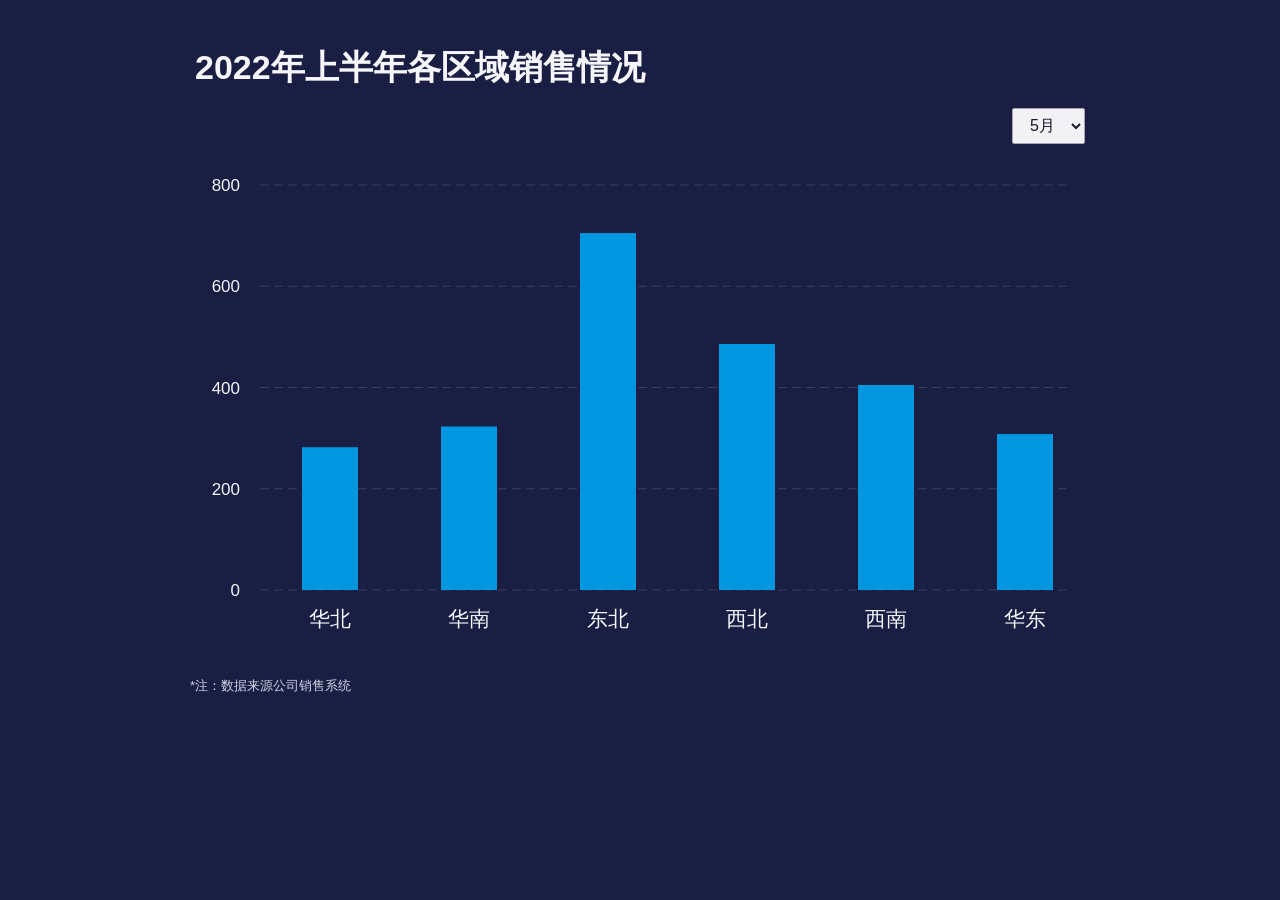
<file: 可视化/第三章 动态图表/1 动态柱形图/动态柱形图.html>
<!doctype html>
<html lang="zh-CN"><head><meta charset="utf-8"><meta name="viewport" content="width=device-width,initial-scale=1"><title>动态柱形图</title><style>
:root{color-scheme:dark;--bg:#1a1e43;--ink:#f5f5fa;--muted:#d1d4e8;--blue:#0070c0;--edge:#5e6384;--focus:#f5c353}
*{box-sizing:border-box}html,body{margin:0;min-height:100%;background:var(--bg);color:var(--ink);font-family:"Microsoft YaHei","SimHei",sans-serif}body{font-variant-numeric:tabular-nums}::selection{background:#0070c0;color:white}
main{max-width:1000px;margin:0 auto;padding:44px 0 24px}h1{font-size:34px;line-height:1.4;margin:0 55px;font-weight:700;letter-spacing:0}button,select,input{font:inherit}button,select{min-height:36px;border:1px solid #a4a6b4;border-radius:2px;padding:5px 13px;background:#f2f2f4;color:#171a31;cursor:pointer}button:hover,select:hover{background:#fff}button[aria-pressed="true"]{background:#0070c0;border-color:#4bb5f4;color:white}button:disabled{opacity:.45;cursor:default}input{accent-color:#0070c0}button:focus-visible,select:focus-visible,input:focus-visible,[tabindex]:focus-visible{outline:3px solid var(--focus);outline-offset:4px}
.toolbar{display:flex;justify-content:flex-end;align-items:center;gap:12px;flex-wrap:wrap;margin:14px 55px 4px;min-height:40px}.toolbar label{display:inline-flex;gap:7px;align-items:center;font-size:16px;cursor:pointer}.toolbar input{width:16px;height:16px;margin:0}.toolbar fieldset{display:flex;gap:14px;border:0;padding:0;margin:0}.sr-only{position:absolute;width:1px;height:1px;padding:0;margin:-1px;overflow:hidden;clip:rect(0,0,0,0);white-space:nowrap;border:0}
.legend-toolbar{justify-content:flex-start;gap:24px}.legend-toolbar label{padding:7px 12px;font-size:16px;color:white}.legend-toolbar label:nth-of-type(1){background:#0070c0}.legend-toolbar label:nth-of-type(2){background:#e74e69}.legend-toolbar label:nth-of-type(3){background:#ffc000;color:#182040}
.plot-wrap{width:100%;overflow-x:auto;scrollbar-color:#737aab #1a1e43;scrollbar-width:thin}.plot{display:block;width:100%;height:auto;touch-action:pan-x pan-y}.plot text{font-family:"Microsoft YaHei","SimHei",sans-serif;fill:var(--ink)}.mark{cursor:default;transition:filter .15s}.mark:hover,.mark:focus{filter:brightness(1.12)}.grid{stroke:#b7bed2;stroke-opacity:.20;stroke-width:1;stroke-dasharray:9 5}.axis{stroke:#5e6384;stroke-width:1}
footer{font-size:13px;color:var(--muted);margin:15px 50px 0;line-height:1.7}#tip{position:fixed;z-index:5;max-width:300px;padding:10px 13px;background:#f7f8fc;color:#172039;border:1px solid #9ba6cb;border-radius:4px;box-shadow:0 5px 18px #0005;font-size:14px;line-height:1.6;pointer-events:none;white-space:pre-line}#tip[hidden]{display:none}
.slicer{margin:0 55px 26px;border:1px solid #5e6384;padding:12px;background:#f1f2f7;color:#202439}.slicer-top{display:flex;align-items:center;gap:18px;justify-content:space-between;margin-bottom:12px}.slicer-top label{display:flex;align-items:center;gap:6px;font-size:14px}.slicer-top button{min-height:30px;font-size:13px}.departments{display:grid;grid-template-columns:repeat(4,1fr);gap:7px}.departments button{min-height:35px;font-size:15px;text-align:left}.slicer button[aria-pressed="false"]{background:#dce8f7;border-color:#92b4d7;color:#1c3553}.slicer button[aria-pressed="false"]:hover{background:#c7def8}.selection{font-size:14px;color:var(--muted);margin:8px 55px 0;min-height:20px}
@media(max-width:640px){main{padding-top:24px}h1{font-size:25px;margin:0 22px}.toolbar{margin:16px 22px 5px;gap:9px}.toolbar label{font-size:14px}.legend-toolbar{gap:8px}.legend-toolbar label{padding:6px 8px;font-size:14px}footer{margin:15px 22px;font-size:12px}.slicer{margin:0 22px 20px}.slicer-top{gap:7px;flex-wrap:wrap}.departments{grid-template-columns:repeat(2,1fr)}.selection{margin:8px 22px}.slicer-top strong{margin-right:auto}}
@media(prefers-reduced-motion:reduce){*{transition:none!important}}
</style></head>
<body><main><h1 id="chart-title">2022年上半年各区域销售情况</h1><div class="toolbar"><label><span class="sr-only">月份</span><select id="period" aria-label="选择月份"></select></label></div>
<div class="plot-wrap" tabindex="0" aria-label="图表区域"><svg id="chart" class="plot" xmlns="http://www.w3.org/2000/svg" viewBox="0 0 1000 510" role="group" aria-label="交互图表"></svg></div>
<footer>*注：数据来源公司销售系统</footer><p id="status" class="sr-only" aria-live="polite"></p></main>
<div id="tip" role="tooltip" hidden></div><script id="source-data" type="application/json">{"labels": ["华北", "华南", "东北", "西北", "西南", "华东"], "periods": ["1月", "2月", "3月", "4月", "5月", "6月"], "values": {"1月": [259, 247, 705, 513, 463, 384], "2月": [235, 266, 529, 324, 579, 282], "3月": [330, 342, 705, 540, 492, 308], "4月": [282, 342, 599, 270, 492, 384], "5月": [282, 323, 705, 486, 405, 308], "6月": [965, 380, 282, 567, 463, 897]}, "initial": "5月"}</script><script>
const DATA=JSON.parse(document.getElementById('source-data').textContent);
const svg=document.getElementById('chart'), title=document.getElementById('chart-title'), status=document.getElementById('status'), tip=document.getElementById('tip');
const BG='#1a1e43', BLUE='#0070c0', PINK='#e74e69', GOLD='#ffc000';
const compact=()=>innerWidth<=640;
function fit(){svg.setAttribute('viewBox',`0 0 ${compact()?660:1000} 510`)}
fit();addEventListener('resize',()=>{fit();update()});
const esc=s=>String(s).replace(/[&<>"']/g,c=>({'&':'&amp;','<':'&lt;','>':'&gt;','"':'&quot;',"'":'&#39;'}[c]));
const num=(v,d=0)=>Number(v).toLocaleString('en-US',{useGrouping:false,minimumFractionDigits:d,maximumFractionDigits:d});
const pct=v=>num(v*100,0)+'%';
const exactPct=v=>Number((v*100).toFixed(2))+'%';
function attrs(obj){return Object.entries(obj).map(([k,v])=>` ${k}="${esc(v)}"`).join('')}
function txt(x,y,s,size=19,anchor='middle',fill='#f5f5fa',more={}){return `<text${attrs({x,y,'font-size':size,'text-anchor':anchor,fill,...more})} style="fill:${fill}">${esc(s)}</text>`}
function line(x1,y1,x2,y2,color,width=1,more={}){return `<line${attrs({x1,y1,x2,y2,stroke:color,'stroke-width':width,...more})}/>`}
function rect(x,y,w,h,fill,more={}){return `<rect${attrs({x,y,width:w,height:Math.max(0,h),fill,...more})}/>`}
function circle(x,y,r,fill,more={}){return `<circle${attrs({cx:x,cy:y,r,fill,...more})}/>`}
function mark(label,value,extra={}){return {class:'mark',tabindex:0,role:'img','aria-label':label,'data-tip':label,'data-value':value,...extra}}
function polar(cx,cy,r,a){return [cx+r*Math.cos(a*Math.PI/180),cy+r*Math.sin(a*Math.PI/180)]}
function ringPath(cx,cy,outer,inner,start,end){
    const a=polar(cx,cy,outer,start),b=polar(cx,cy,outer,end),c=polar(cx,cy,inner,end),d=polar(cx,cy,inner,start),large=end-start>180?1:0;
    return `M${a} A${outer},${outer} 0 ${large} 1 ${b} L${c} A${inner},${inner} 0 ${large} 0 ${d} Z`;
}
function ring(cx,cy,outer,inner,start,end,color,more={}){return `<path${attrs({d:ringPath(cx,cy,outer,inner,start,end),fill:color,...more})}/>`}
function options(el,values,selected){el.innerHTML=values.map(s=>`<option${s===selected?' selected':''}>${esc(s)}</option>`).join('')}
function announce(message){status.textContent=message;svg.setAttribute('aria-label',message)}
function defs(){return '<defs><linearGradient id="bar-gradient" x1="0" y1="0" x2="1" y2="0"><stop stop-color="#0070c0"/><stop offset="1" stop-color="#00b0f0"/></linearGradient></defs>'}
let animation=0,shown=[];
function animate(values,paint){
    cancelAnimationFrame(animation);tip.hidden=true;
    const from=shown.length===values.length?[...shown]:[...values];
    const duration=matchMedia('(prefers-reduced-motion: reduce)').matches?0:320;
    const start=performance.now();
    const frame=now=>{let t=duration?Math.min((now-start)/duration,1):1;let ease=1-Math.pow(1-t,3);shown=values.map((v,i)=>from[i]+(v-from[i])*ease);paint(shown,t===1);if(t<1)animation=requestAnimationFrame(frame)};
    frame(start);
}
function showTip(el,x,y){
    tip.textContent=el.dataset.tip;tip.hidden=false;
    tip.style.left=Math.max(8,Math.min(x+14,innerWidth-tip.offsetWidth-12))+'px';
    tip.style.top=Math.max(8,Math.min(y+12,innerHeight-tip.offsetHeight-12))+'px';
}
svg.addEventListener('pointermove',e=>{const el=e.target.closest('[data-tip]');if(el)showTip(el,e.clientX,e.clientY);else tip.hidden=true});
svg.addEventListener('pointerleave',()=>tip.hidden=true);
svg.addEventListener('focusin',e=>{const el=e.target.closest('[data-tip]');if(el){const b=el.getBoundingClientRect();showTip(el,b.x+b.width/2,b.y)}});
svg.addEventListener('focusout',()=>tip.hidden=true);
document.addEventListener('keydown',e=>{if(e.key==='Escape')tip.hidden=true});

const select=document.getElementById('period');options(select,DATA.periods,DATA.initial);
function update(){
    const period=select.value,values=DATA.values[period],maximum=Math.max(800,Math.ceil(Math.max(...values)/200)*200);
    window.chartState={period,labels:DATA.labels,values,maximum};announce(period+'各区域销量：'+values.join('、'));
    animate(values,vs=>{
        let s='';const top=35,base=440,height=base-top;
        for(let v=0;v<=maximum;v+=200){const y=base-v/maximum*height;s+=line(compact()?95:120,y,compact()?625:930,y,'#b7bed2',1,{class:'grid'})+txt(compact()?82:100,y+6,v,compact()?20:17,'end')}
        vs.forEach((v,i)=>{const x=compact()?140+i*86:190+i*139,y=base-v/maximum*height,w=compact()?42:56;
            s+=rect(x-w/2,y,w,base-y,'#0097e0',mark(`${period} · ${DATA.labels[i]}\n销量 ${values[i]}`,values[i],{'data-category':DATA.labels[i]}));
            s+=txt(x,476,DATA.labels[i],21);
        });svg.innerHTML=s;
    });
}
select.addEventListener('change',update);update();
</script></body></html>
</file>
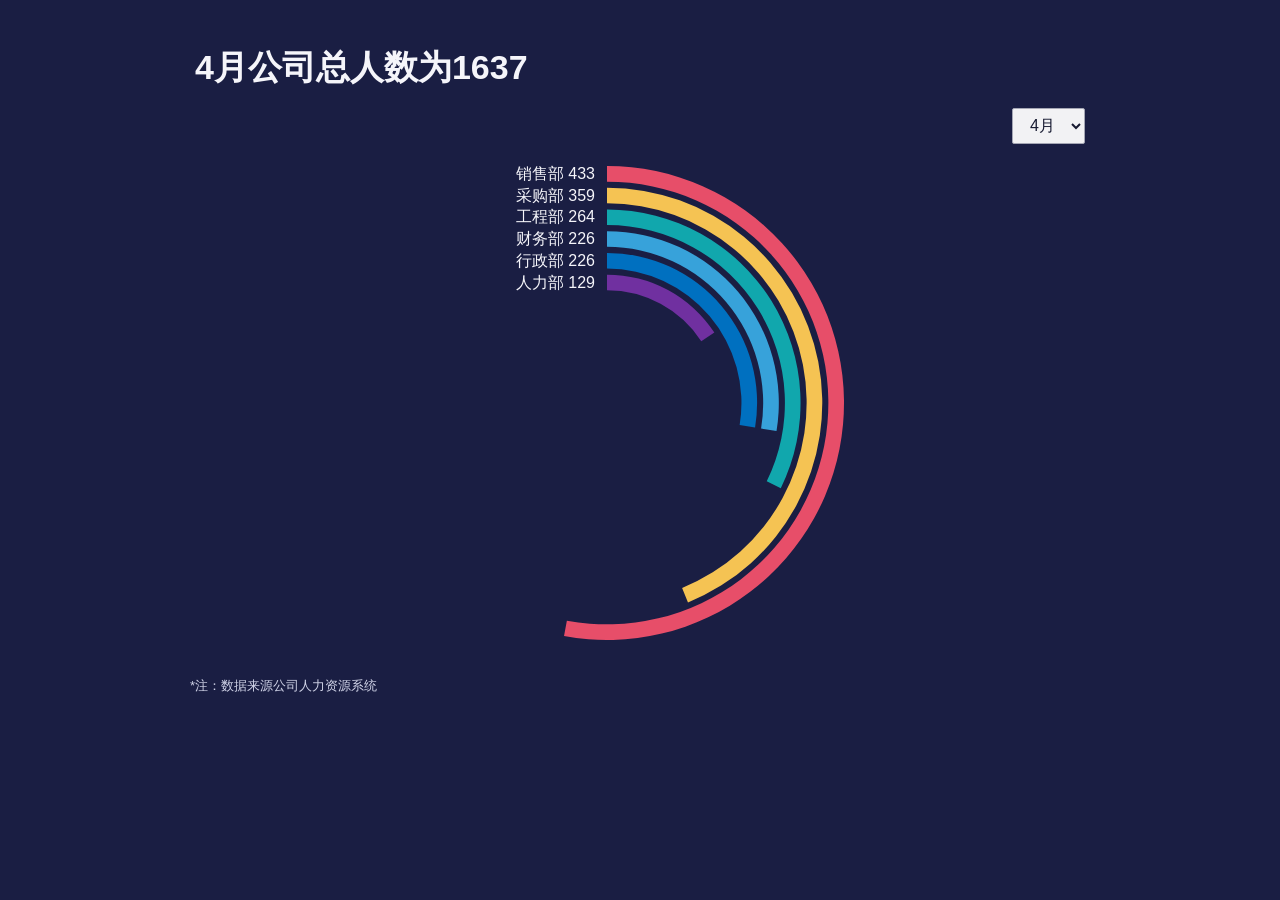
<file: 可视化/第三章 动态图表/2 动态跑道图/动态跑道图.html>
<!doctype html>
<html lang="zh-CN"><head><meta charset="utf-8"><meta name="viewport" content="width=device-width,initial-scale=1"><title>动态跑道图</title><style>
:root{color-scheme:dark;--bg:#1a1e43;--ink:#f5f5fa;--muted:#d1d4e8;--blue:#0070c0;--edge:#5e6384;--focus:#f5c353}
*{box-sizing:border-box}html,body{margin:0;min-height:100%;background:var(--bg);color:var(--ink);font-family:"Microsoft YaHei","SimHei",sans-serif}body{font-variant-numeric:tabular-nums}::selection{background:#0070c0;color:white}
main{max-width:1000px;margin:0 auto;padding:44px 0 24px}h1{font-size:34px;line-height:1.4;margin:0 55px;font-weight:700;letter-spacing:0}button,select,input{font:inherit}button,select{min-height:36px;border:1px solid #a4a6b4;border-radius:2px;padding:5px 13px;background:#f2f2f4;color:#171a31;cursor:pointer}button:hover,select:hover{background:#fff}button[aria-pressed="true"]{background:#0070c0;border-color:#4bb5f4;color:white}button:disabled{opacity:.45;cursor:default}input{accent-color:#0070c0}button:focus-visible,select:focus-visible,input:focus-visible,[tabindex]:focus-visible{outline:3px solid var(--focus);outline-offset:4px}
.toolbar{display:flex;justify-content:flex-end;align-items:center;gap:12px;flex-wrap:wrap;margin:14px 55px 4px;min-height:40px}.toolbar label{display:inline-flex;gap:7px;align-items:center;font-size:16px;cursor:pointer}.toolbar input{width:16px;height:16px;margin:0}.toolbar fieldset{display:flex;gap:14px;border:0;padding:0;margin:0}.sr-only{position:absolute;width:1px;height:1px;padding:0;margin:-1px;overflow:hidden;clip:rect(0,0,0,0);white-space:nowrap;border:0}
.legend-toolbar{justify-content:flex-start;gap:24px}.legend-toolbar label{padding:7px 12px;font-size:16px;color:white}.legend-toolbar label:nth-of-type(1){background:#0070c0}.legend-toolbar label:nth-of-type(2){background:#e74e69}.legend-toolbar label:nth-of-type(3){background:#ffc000;color:#182040}
.plot-wrap{width:100%;overflow-x:auto;scrollbar-color:#737aab #1a1e43;scrollbar-width:thin}.plot{display:block;width:100%;height:auto;touch-action:pan-x pan-y}.plot text{font-family:"Microsoft YaHei","SimHei",sans-serif;fill:var(--ink)}.mark{cursor:default;transition:filter .15s}.mark:hover,.mark:focus{filter:brightness(1.12)}.grid{stroke:#b7bed2;stroke-opacity:.20;stroke-width:1;stroke-dasharray:9 5}.axis{stroke:#5e6384;stroke-width:1}
footer{font-size:13px;color:var(--muted);margin:15px 50px 0;line-height:1.7}#tip{position:fixed;z-index:5;max-width:300px;padding:10px 13px;background:#f7f8fc;color:#172039;border:1px solid #9ba6cb;border-radius:4px;box-shadow:0 5px 18px #0005;font-size:14px;line-height:1.6;pointer-events:none;white-space:pre-line}#tip[hidden]{display:none}
.slicer{margin:0 55px 26px;border:1px solid #5e6384;padding:12px;background:#f1f2f7;color:#202439}.slicer-top{display:flex;align-items:center;gap:18px;justify-content:space-between;margin-bottom:12px}.slicer-top label{display:flex;align-items:center;gap:6px;font-size:14px}.slicer-top button{min-height:30px;font-size:13px}.departments{display:grid;grid-template-columns:repeat(4,1fr);gap:7px}.departments button{min-height:35px;font-size:15px;text-align:left}.slicer button[aria-pressed="false"]{background:#dce8f7;border-color:#92b4d7;color:#1c3553}.slicer button[aria-pressed="false"]:hover{background:#c7def8}.selection{font-size:14px;color:var(--muted);margin:8px 55px 0;min-height:20px}
@media(max-width:640px){main{padding-top:24px}h1{font-size:25px;margin:0 22px}.toolbar{margin:16px 22px 5px;gap:9px}.toolbar label{font-size:14px}.legend-toolbar{gap:8px}.legend-toolbar label{padding:6px 8px;font-size:14px}footer{margin:15px 22px;font-size:12px}.slicer{margin:0 22px 20px}.slicer-top{gap:7px;flex-wrap:wrap}.departments{grid-template-columns:repeat(2,1fr)}.selection{margin:8px 22px}.slicer-top strong{margin-right:auto}}
@media(prefers-reduced-motion:reduce){*{transition:none!important}}
</style></head>
<body><main><h1 id="chart-title">4月公司总人数为1637</h1><div class="toolbar"><label><span class="sr-only">月份</span><select id="period" aria-label="选择月份"></select></label></div>
<div class="plot-wrap" tabindex="0" aria-label="图表区域"><svg id="chart" class="plot" xmlns="http://www.w3.org/2000/svg" viewBox="0 0 1000 510" role="group" aria-label="交互图表"></svg></div>
<footer>*注：数据来源公司人力资源系统</footer><p id="status" class="sr-only" aria-live="polite"></p></main>
<div id="tip" role="tooltip" hidden></div><script id="source-data" type="application/json">{"labels": ["人力部", "行政部", "财务部", "工程部", "采购部", "销售部"], "periods": ["1月", "2月", "3月", "4月"], "values": {"1月": [130, 226, 238, 293, 326, 451], "2月": [138, 206, 228, 305, 349, 456], "3月": [130, 217, 255, 314, 316, 406], "4月": [129, 226, 226, 264, 359, 433]}, "initial": "4月"}</script><script>
const DATA=JSON.parse(document.getElementById('source-data').textContent);
const svg=document.getElementById('chart'), title=document.getElementById('chart-title'), status=document.getElementById('status'), tip=document.getElementById('tip');
const BG='#1a1e43', BLUE='#0070c0', PINK='#e74e69', GOLD='#ffc000';
const compact=()=>innerWidth<=640;
function fit(){svg.setAttribute('viewBox',`0 0 ${compact()?660:1000} 510`)}
fit();addEventListener('resize',()=>{fit();update()});
const esc=s=>String(s).replace(/[&<>"']/g,c=>({'&':'&amp;','<':'&lt;','>':'&gt;','"':'&quot;',"'":'&#39;'}[c]));
const num=(v,d=0)=>Number(v).toLocaleString('en-US',{useGrouping:false,minimumFractionDigits:d,maximumFractionDigits:d});
const pct=v=>num(v*100,0)+'%';
const exactPct=v=>Number((v*100).toFixed(2))+'%';
function attrs(obj){return Object.entries(obj).map(([k,v])=>` ${k}="${esc(v)}"`).join('')}
function txt(x,y,s,size=19,anchor='middle',fill='#f5f5fa',more={}){return `<text${attrs({x,y,'font-size':size,'text-anchor':anchor,fill,...more})} style="fill:${fill}">${esc(s)}</text>`}
function line(x1,y1,x2,y2,color,width=1,more={}){return `<line${attrs({x1,y1,x2,y2,stroke:color,'stroke-width':width,...more})}/>`}
function rect(x,y,w,h,fill,more={}){return `<rect${attrs({x,y,width:w,height:Math.max(0,h),fill,...more})}/>`}
function circle(x,y,r,fill,more={}){return `<circle${attrs({cx:x,cy:y,r,fill,...more})}/>`}
function mark(label,value,extra={}){return {class:'mark',tabindex:0,role:'img','aria-label':label,'data-tip':label,'data-value':value,...extra}}
function polar(cx,cy,r,a){return [cx+r*Math.cos(a*Math.PI/180),cy+r*Math.sin(a*Math.PI/180)]}
function ringPath(cx,cy,outer,inner,start,end){
    const a=polar(cx,cy,outer,start),b=polar(cx,cy,outer,end),c=polar(cx,cy,inner,end),d=polar(cx,cy,inner,start),large=end-start>180?1:0;
    return `M${a} A${outer},${outer} 0 ${large} 1 ${b} L${c} A${inner},${inner} 0 ${large} 0 ${d} Z`;
}
function ring(cx,cy,outer,inner,start,end,color,more={}){return `<path${attrs({d:ringPath(cx,cy,outer,inner,start,end),fill:color,...more})}/>`}
function options(el,values,selected){el.innerHTML=values.map(s=>`<option${s===selected?' selected':''}>${esc(s)}</option>`).join('')}
function announce(message){status.textContent=message;svg.setAttribute('aria-label',message)}
function defs(){return '<defs><linearGradient id="bar-gradient" x1="0" y1="0" x2="1" y2="0"><stop stop-color="#0070c0"/><stop offset="1" stop-color="#00b0f0"/></linearGradient></defs>'}
let animation=0,shown=[];
function animate(values,paint){
    cancelAnimationFrame(animation);tip.hidden=true;
    const from=shown.length===values.length?[...shown]:[...values];
    const duration=matchMedia('(prefers-reduced-motion: reduce)').matches?0:320;
    const start=performance.now();
    const frame=now=>{let t=duration?Math.min((now-start)/duration,1):1;let ease=1-Math.pow(1-t,3);shown=values.map((v,i)=>from[i]+(v-from[i])*ease);paint(shown,t===1);if(t<1)animation=requestAnimationFrame(frame)};
    frame(start);
}
function showTip(el,x,y){
    tip.textContent=el.dataset.tip;tip.hidden=false;
    tip.style.left=Math.max(8,Math.min(x+14,innerWidth-tip.offsetWidth-12))+'px';
    tip.style.top=Math.max(8,Math.min(y+12,innerHeight-tip.offsetHeight-12))+'px';
}
svg.addEventListener('pointermove',e=>{const el=e.target.closest('[data-tip]');if(el)showTip(el,e.clientX,e.clientY);else tip.hidden=true});
svg.addEventListener('pointerleave',()=>tip.hidden=true);
svg.addEventListener('focusin',e=>{const el=e.target.closest('[data-tip]');if(el){const b=el.getBoundingClientRect();showTip(el,b.x+b.width/2,b.y)}});
svg.addEventListener('focusout',()=>tip.hidden=true);
document.addEventListener('keydown',e=>{if(e.key==='Escape')tip.hidden=true});

const select=document.getElementById('period');options(select,DATA.periods,DATA.initial);
const colors=['#7030a0','#0070c0','#37a2da','#11a7ad','#f5c353','#e74e69'];
function update(){
    const period=select.value,values=DATA.values[period],total=values.reduce((a,b)=>a+b,0);
    title.textContent=`${period}公司总人数为${total}`;
    window.chartState={period,labels:DATA.labels,values,total,denominator:total/2};announce(title.textContent);
    animate(values,vs=>{
        const cx=compact()?340:467,cy=253,outer=237,inner=outer*.45,step=(outer-inner)/6;let s='';
        vs.forEach((v,i)=>{const r=inner+(i+1)*step,ri=r-step*.72,end=-90+360*v/(total/2);
            s+=ring(cx,cy,r,ri,-90,end,colors[i],mark(`${period} · ${DATA.labels[i]}\n${values[i]}人 · 占公司总人数${exactPct(values[i]/total)}`,values[i],{'data-category':DATA.labels[i]}));
            s+=txt(cx-12,cy-r+step*.6,`${DATA.labels[i]}  ${values[i]}`,compact()?19:16,'end');
        });svg.innerHTML=s;
    });
}
select.addEventListener('change',update);update();
</script></body></html>
</file>
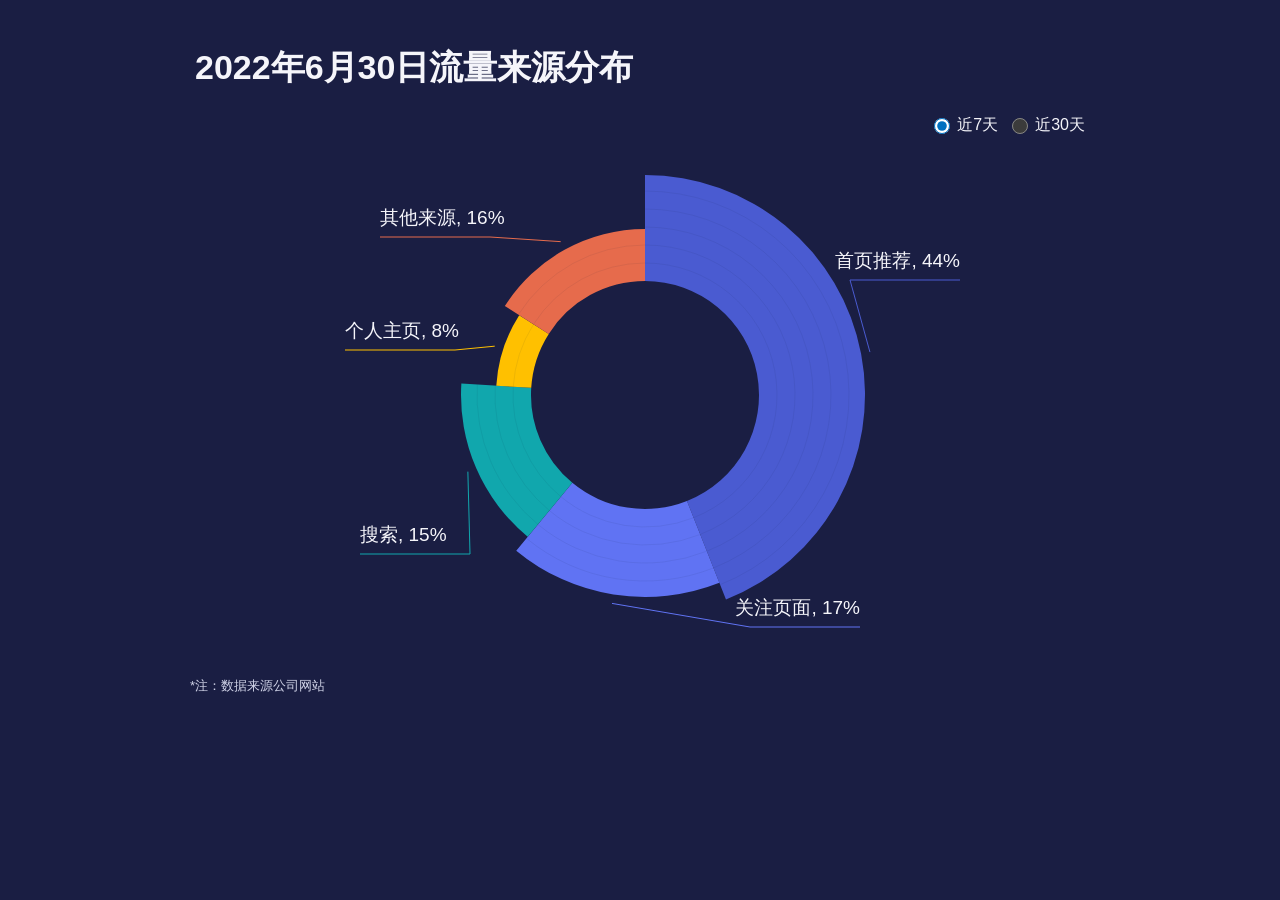
<file: 可视化/第三章 动态图表/3 动态南丁格尔圆环图/动态南丁格尔圆环图.html>
<!doctype html>
<html lang="zh-CN"><head><meta charset="utf-8"><meta name="viewport" content="width=device-width,initial-scale=1"><title>动态南丁格尔圆环图</title><style>
:root{color-scheme:dark;--bg:#1a1e43;--ink:#f5f5fa;--muted:#d1d4e8;--blue:#0070c0;--edge:#5e6384;--focus:#f5c353}
*{box-sizing:border-box}html,body{margin:0;min-height:100%;background:var(--bg);color:var(--ink);font-family:"Microsoft YaHei","SimHei",sans-serif}body{font-variant-numeric:tabular-nums}::selection{background:#0070c0;color:white}
main{max-width:1000px;margin:0 auto;padding:44px 0 24px}h1{font-size:34px;line-height:1.4;margin:0 55px;font-weight:700;letter-spacing:0}button,select,input{font:inherit}button,select{min-height:36px;border:1px solid #a4a6b4;border-radius:2px;padding:5px 13px;background:#f2f2f4;color:#171a31;cursor:pointer}button:hover,select:hover{background:#fff}button[aria-pressed="true"]{background:#0070c0;border-color:#4bb5f4;color:white}button:disabled{opacity:.45;cursor:default}input{accent-color:#0070c0}button:focus-visible,select:focus-visible,input:focus-visible,[tabindex]:focus-visible{outline:3px solid var(--focus);outline-offset:4px}
.toolbar{display:flex;justify-content:flex-end;align-items:center;gap:12px;flex-wrap:wrap;margin:14px 55px 4px;min-height:40px}.toolbar label{display:inline-flex;gap:7px;align-items:center;font-size:16px;cursor:pointer}.toolbar input{width:16px;height:16px;margin:0}.toolbar fieldset{display:flex;gap:14px;border:0;padding:0;margin:0}.sr-only{position:absolute;width:1px;height:1px;padding:0;margin:-1px;overflow:hidden;clip:rect(0,0,0,0);white-space:nowrap;border:0}
.legend-toolbar{justify-content:flex-start;gap:24px}.legend-toolbar label{padding:7px 12px;font-size:16px;color:white}.legend-toolbar label:nth-of-type(1){background:#0070c0}.legend-toolbar label:nth-of-type(2){background:#e74e69}.legend-toolbar label:nth-of-type(3){background:#ffc000;color:#182040}
.plot-wrap{width:100%;overflow-x:auto;scrollbar-color:#737aab #1a1e43;scrollbar-width:thin}.plot{display:block;width:100%;height:auto;touch-action:pan-x pan-y}.plot text{font-family:"Microsoft YaHei","SimHei",sans-serif;fill:var(--ink)}.mark{cursor:default;transition:filter .15s}.mark:hover,.mark:focus{filter:brightness(1.12)}.grid{stroke:#b7bed2;stroke-opacity:.20;stroke-width:1;stroke-dasharray:9 5}.axis{stroke:#5e6384;stroke-width:1}
footer{font-size:13px;color:var(--muted);margin:15px 50px 0;line-height:1.7}#tip{position:fixed;z-index:5;max-width:300px;padding:10px 13px;background:#f7f8fc;color:#172039;border:1px solid #9ba6cb;border-radius:4px;box-shadow:0 5px 18px #0005;font-size:14px;line-height:1.6;pointer-events:none;white-space:pre-line}#tip[hidden]{display:none}
.slicer{margin:0 55px 26px;border:1px solid #5e6384;padding:12px;background:#f1f2f7;color:#202439}.slicer-top{display:flex;align-items:center;gap:18px;justify-content:space-between;margin-bottom:12px}.slicer-top label{display:flex;align-items:center;gap:6px;font-size:14px}.slicer-top button{min-height:30px;font-size:13px}.departments{display:grid;grid-template-columns:repeat(4,1fr);gap:7px}.departments button{min-height:35px;font-size:15px;text-align:left}.slicer button[aria-pressed="false"]{background:#dce8f7;border-color:#92b4d7;color:#1c3553}.slicer button[aria-pressed="false"]:hover{background:#c7def8}.selection{font-size:14px;color:var(--muted);margin:8px 55px 0;min-height:20px}
@media(max-width:640px){main{padding-top:24px}h1{font-size:25px;margin:0 22px}.toolbar{margin:16px 22px 5px;gap:9px}.toolbar label{font-size:14px}.legend-toolbar{gap:8px}.legend-toolbar label{padding:6px 8px;font-size:14px}footer{margin:15px 22px;font-size:12px}.slicer{margin:0 22px 20px}.slicer-top{gap:7px;flex-wrap:wrap}.departments{grid-template-columns:repeat(2,1fr)}.selection{margin:8px 22px}.slicer-top strong{margin-right:auto}}
@media(prefers-reduced-motion:reduce){*{transition:none!important}}
</style></head>
<body><main><h1 id="chart-title">2022年6月30日流量来源分布</h1><div class="toolbar"><fieldset><legend class="sr-only">统计周期</legend><label><input type="radio" name="period" value="近7天">近7天</label><label><input type="radio" name="period" value="近30天">近30天</label></fieldset></div>
<div class="plot-wrap" tabindex="0" aria-label="图表区域"><svg id="chart" class="plot" xmlns="http://www.w3.org/2000/svg" viewBox="0 0 1000 510" role="group" aria-label="交互图表"></svg></div>
<footer>*注：数据来源公司网站</footer><p id="status" class="sr-only" aria-live="polite"></p></main>
<div id="tip" role="tooltip" hidden></div><script id="source-data" type="application/json">{"labels": ["首页推荐", "关注页面", "搜索", "个人主页", "其他来源"], "periods": ["近7天", "近30天"], "values": {"近7天": [0.44, 0.17, 0.15, 0.08, 0.16], "近30天": [0.38, 0.21, 0.15, 0.09, 0.17]}, "initial": "近7天"}</script><script>
const DATA=JSON.parse(document.getElementById('source-data').textContent);
const svg=document.getElementById('chart'), title=document.getElementById('chart-title'), status=document.getElementById('status'), tip=document.getElementById('tip');
const BG='#1a1e43', BLUE='#0070c0', PINK='#e74e69', GOLD='#ffc000';
const compact=()=>innerWidth<=640;
function fit(){svg.setAttribute('viewBox',`0 0 ${compact()?660:1000} 510`)}
fit();addEventListener('resize',()=>{fit();update()});
const esc=s=>String(s).replace(/[&<>"']/g,c=>({'&':'&amp;','<':'&lt;','>':'&gt;','"':'&quot;',"'":'&#39;'}[c]));
const num=(v,d=0)=>Number(v).toLocaleString('en-US',{useGrouping:false,minimumFractionDigits:d,maximumFractionDigits:d});
const pct=v=>num(v*100,0)+'%';
const exactPct=v=>Number((v*100).toFixed(2))+'%';
function attrs(obj){return Object.entries(obj).map(([k,v])=>` ${k}="${esc(v)}"`).join('')}
function txt(x,y,s,size=19,anchor='middle',fill='#f5f5fa',more={}){return `<text${attrs({x,y,'font-size':size,'text-anchor':anchor,fill,...more})} style="fill:${fill}">${esc(s)}</text>`}
function line(x1,y1,x2,y2,color,width=1,more={}){return `<line${attrs({x1,y1,x2,y2,stroke:color,'stroke-width':width,...more})}/>`}
function rect(x,y,w,h,fill,more={}){return `<rect${attrs({x,y,width:w,height:Math.max(0,h),fill,...more})}/>`}
function circle(x,y,r,fill,more={}){return `<circle${attrs({cx:x,cy:y,r,fill,...more})}/>`}
function mark(label,value,extra={}){return {class:'mark',tabindex:0,role:'img','aria-label':label,'data-tip':label,'data-value':value,...extra}}
function polar(cx,cy,r,a){return [cx+r*Math.cos(a*Math.PI/180),cy+r*Math.sin(a*Math.PI/180)]}
function ringPath(cx,cy,outer,inner,start,end){
    const a=polar(cx,cy,outer,start),b=polar(cx,cy,outer,end),c=polar(cx,cy,inner,end),d=polar(cx,cy,inner,start),large=end-start>180?1:0;
    return `M${a} A${outer},${outer} 0 ${large} 1 ${b} L${c} A${inner},${inner} 0 ${large} 0 ${d} Z`;
}
function ring(cx,cy,outer,inner,start,end,color,more={}){return `<path${attrs({d:ringPath(cx,cy,outer,inner,start,end),fill:color,...more})}/>`}
function options(el,values,selected){el.innerHTML=values.map(s=>`<option${s===selected?' selected':''}>${esc(s)}</option>`).join('')}
function announce(message){status.textContent=message;svg.setAttribute('aria-label',message)}
function defs(){return '<defs><linearGradient id="bar-gradient" x1="0" y1="0" x2="1" y2="0"><stop stop-color="#0070c0"/><stop offset="1" stop-color="#00b0f0"/></linearGradient></defs>'}
let animation=0,shown=[];
function animate(values,paint){
    cancelAnimationFrame(animation);tip.hidden=true;
    const from=shown.length===values.length?[...shown]:[...values];
    const duration=matchMedia('(prefers-reduced-motion: reduce)').matches?0:320;
    const start=performance.now();
    const frame=now=>{let t=duration?Math.min((now-start)/duration,1):1;let ease=1-Math.pow(1-t,3);shown=values.map((v,i)=>from[i]+(v-from[i])*ease);paint(shown,t===1);if(t<1)animation=requestAnimationFrame(frame)};
    frame(start);
}
function showTip(el,x,y){
    tip.textContent=el.dataset.tip;tip.hidden=false;
    tip.style.left=Math.max(8,Math.min(x+14,innerWidth-tip.offsetWidth-12))+'px';
    tip.style.top=Math.max(8,Math.min(y+12,innerHeight-tip.offsetHeight-12))+'px';
}
svg.addEventListener('pointermove',e=>{const el=e.target.closest('[data-tip]');if(el)showTip(el,e.clientX,e.clientY);else tip.hidden=true});
svg.addEventListener('pointerleave',()=>tip.hidden=true);
svg.addEventListener('focusin',e=>{const el=e.target.closest('[data-tip]');if(el){const b=el.getBoundingClientRect();showTip(el,b.x+b.width/2,b.y)}});
svg.addEventListener('focusout',()=>tip.hidden=true);
document.addEventListener('keydown',e=>{if(e.key==='Escape')tip.hidden=true});

const controls=[...document.querySelectorAll('input[name="period"]')];
controls.forEach(el=>el.checked=el.value===DATA.initial);
const colors=['#4a5bd1','#6073f3','#11a7ad','#ffc000','#e66b4c'];
function update(){
    const period=controls.find(el=>el.checked).value,values=DATA.values[period];
    window.chartState={period,labels:DATA.labels,values};announce(period+'流量来源：'+DATA.labels.map((l,i)=>l+exactPct(values[i])).join('，'));
    animate(values,vs=>{
        let s='',start=-90;const cx=compact()?340:505,cy=245,inner=compact()?100:114;
        const radii=compact()?[190,172,154,126,140]:[220,202,184,149,166],ends=compact()?[[640,130],[550,477],[20,420],[20,200],[40,87]]:[[820,130],[720,477],[220,404],[205,200],[240,87]];
        vs.forEach((v,i)=>{
            const end=start+v*360,r=radii[i],mid=(start+end)/2,point=polar(cx,cy,r+9,mid);
            s+=ring(cx,cy,r,inner,start,end,colors[i],mark(`${period} · ${DATA.labels[i]}\n${exactPct(values[i])}`,values[i],{'data-category':DATA.labels[i]}));
            // 原图的多系列圆环叠层纹理。
            for(let rr=inner+18;rr<r;rr+=18){const a=polar(cx,cy,rr,start),b=polar(cx,cy,rr,end);s+=`<path d="M${a} A${rr},${rr} 0 ${end-start>180?1:0} 1 ${b}" fill="none" stroke="${BG}" stroke-opacity=".07" pointer-events="none"/>`}
            const [tx,ty]=ends[i],right=i<2,elbow=tx+(right?-110:110);
            s+=`<polyline points="${point} ${elbow},${ty} ${tx},${ty}" fill="none" stroke="${colors[i]}" stroke-width="1"/>`;
            s+=txt(tx,ty-13,`${DATA.labels[i]}, ${pct(values[i])}`,19,right?'end':'start');start=end;
        });svg.innerHTML=s;
    });
}
controls.forEach(el=>el.addEventListener('change',update));update();
</script></body></html>
</file>
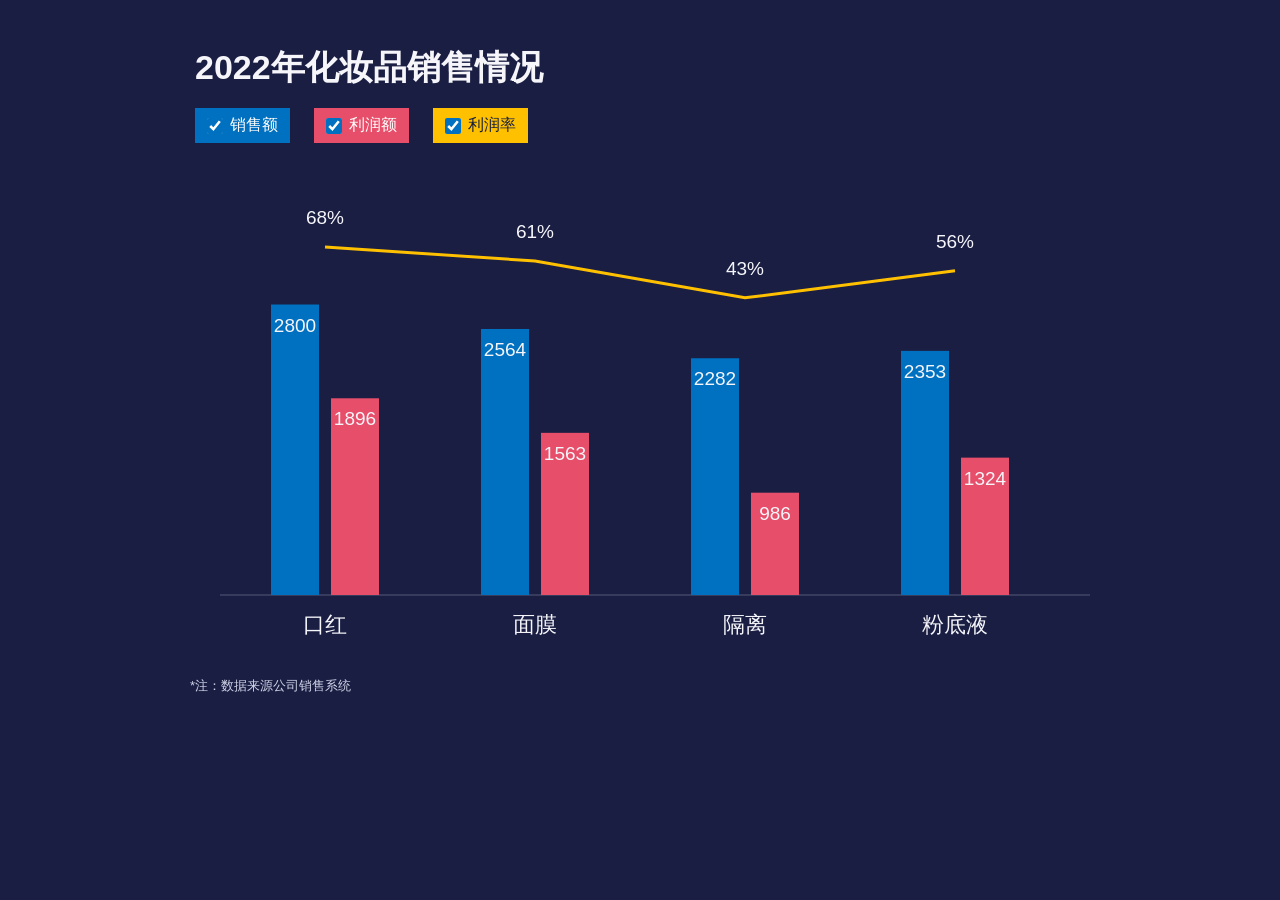
<file: 可视化/第三章 动态图表/4 动态组合图/动态组合图.html>
<!doctype html>
<html lang="zh-CN"><head><meta charset="utf-8"><meta name="viewport" content="width=device-width,initial-scale=1"><title>动态组合图</title><style>
:root{color-scheme:dark;--bg:#1a1e43;--ink:#f5f5fa;--muted:#d1d4e8;--blue:#0070c0;--edge:#5e6384;--focus:#f5c353}
*{box-sizing:border-box}html,body{margin:0;min-height:100%;background:var(--bg);color:var(--ink);font-family:"Microsoft YaHei","SimHei",sans-serif}body{font-variant-numeric:tabular-nums}::selection{background:#0070c0;color:white}
main{max-width:1000px;margin:0 auto;padding:44px 0 24px}h1{font-size:34px;line-height:1.4;margin:0 55px;font-weight:700;letter-spacing:0}button,select,input{font:inherit}button,select{min-height:36px;border:1px solid #a4a6b4;border-radius:2px;padding:5px 13px;background:#f2f2f4;color:#171a31;cursor:pointer}button:hover,select:hover{background:#fff}button[aria-pressed="true"]{background:#0070c0;border-color:#4bb5f4;color:white}button:disabled{opacity:.45;cursor:default}input{accent-color:#0070c0}button:focus-visible,select:focus-visible,input:focus-visible,[tabindex]:focus-visible{outline:3px solid var(--focus);outline-offset:4px}
.toolbar{display:flex;justify-content:flex-end;align-items:center;gap:12px;flex-wrap:wrap;margin:14px 55px 4px;min-height:40px}.toolbar label{display:inline-flex;gap:7px;align-items:center;font-size:16px;cursor:pointer}.toolbar input{width:16px;height:16px;margin:0}.toolbar fieldset{display:flex;gap:14px;border:0;padding:0;margin:0}.sr-only{position:absolute;width:1px;height:1px;padding:0;margin:-1px;overflow:hidden;clip:rect(0,0,0,0);white-space:nowrap;border:0}
.legend-toolbar{justify-content:flex-start;gap:24px}.legend-toolbar label{padding:7px 12px;font-size:16px;color:white}.legend-toolbar label:nth-of-type(1){background:#0070c0}.legend-toolbar label:nth-of-type(2){background:#e74e69}.legend-toolbar label:nth-of-type(3){background:#ffc000;color:#182040}
.plot-wrap{width:100%;overflow-x:auto;scrollbar-color:#737aab #1a1e43;scrollbar-width:thin}.plot{display:block;width:100%;height:auto;touch-action:pan-x pan-y}.plot text{font-family:"Microsoft YaHei","SimHei",sans-serif;fill:var(--ink)}.mark{cursor:default;transition:filter .15s}.mark:hover,.mark:focus{filter:brightness(1.12)}.grid{stroke:#b7bed2;stroke-opacity:.20;stroke-width:1;stroke-dasharray:9 5}.axis{stroke:#5e6384;stroke-width:1}
footer{font-size:13px;color:var(--muted);margin:15px 50px 0;line-height:1.7}#tip{position:fixed;z-index:5;max-width:300px;padding:10px 13px;background:#f7f8fc;color:#172039;border:1px solid #9ba6cb;border-radius:4px;box-shadow:0 5px 18px #0005;font-size:14px;line-height:1.6;pointer-events:none;white-space:pre-line}#tip[hidden]{display:none}
.slicer{margin:0 55px 26px;border:1px solid #5e6384;padding:12px;background:#f1f2f7;color:#202439}.slicer-top{display:flex;align-items:center;gap:18px;justify-content:space-between;margin-bottom:12px}.slicer-top label{display:flex;align-items:center;gap:6px;font-size:14px}.slicer-top button{min-height:30px;font-size:13px}.departments{display:grid;grid-template-columns:repeat(4,1fr);gap:7px}.departments button{min-height:35px;font-size:15px;text-align:left}.slicer button[aria-pressed="false"]{background:#dce8f7;border-color:#92b4d7;color:#1c3553}.slicer button[aria-pressed="false"]:hover{background:#c7def8}.selection{font-size:14px;color:var(--muted);margin:8px 55px 0;min-height:20px}
@media(max-width:640px){main{padding-top:24px}h1{font-size:25px;margin:0 22px}.toolbar{margin:16px 22px 5px;gap:9px}.toolbar label{font-size:14px}.legend-toolbar{gap:8px}.legend-toolbar label{padding:6px 8px;font-size:14px}footer{margin:15px 22px;font-size:12px}.slicer{margin:0 22px 20px}.slicer-top{gap:7px;flex-wrap:wrap}.departments{grid-template-columns:repeat(2,1fr)}.selection{margin:8px 22px}.slicer-top strong{margin-right:auto}}
@media(prefers-reduced-motion:reduce){*{transition:none!important}}
</style></head>
<body><main><h1 id="chart-title">2022年化妆品销售情况</h1><div class="toolbar legend-toolbar"><label><input type="checkbox" value="销售额">销售额</label><label><input type="checkbox" value="利润额">利润额</label><label><input type="checkbox" value="利润率">利润率</label></div>
<div class="plot-wrap" tabindex="0" aria-label="图表区域"><svg id="chart" class="plot" xmlns="http://www.w3.org/2000/svg" viewBox="0 0 1000 510" role="group" aria-label="交互图表"></svg></div>
<footer>*注：数据来源公司销售系统</footer><p id="status" class="sr-only" aria-live="polite"></p></main>
<div id="tip" role="tooltip" hidden></div><script id="source-data" type="application/json">{"labels": ["口红", "面膜", "隔离", "粉底液"], "sales": [2800, 2564, 2282, 2353], "profit": [1896, 1563, 986, 1324], "rate": [0.6771428571428572, 0.609594383775351, 0.43207712532865905, 0.5626859328516787], "initial": [true, true, true]}</script><script>
const DATA=JSON.parse(document.getElementById('source-data').textContent);
const svg=document.getElementById('chart'), title=document.getElementById('chart-title'), status=document.getElementById('status'), tip=document.getElementById('tip');
const BG='#1a1e43', BLUE='#0070c0', PINK='#e74e69', GOLD='#ffc000';
const compact=()=>innerWidth<=640;
function fit(){svg.setAttribute('viewBox',`0 0 ${compact()?660:1000} 510`)}
fit();addEventListener('resize',()=>{fit();update()});
const esc=s=>String(s).replace(/[&<>"']/g,c=>({'&':'&amp;','<':'&lt;','>':'&gt;','"':'&quot;',"'":'&#39;'}[c]));
const num=(v,d=0)=>Number(v).toLocaleString('en-US',{useGrouping:false,minimumFractionDigits:d,maximumFractionDigits:d});
const pct=v=>num(v*100,0)+'%';
const exactPct=v=>Number((v*100).toFixed(2))+'%';
function attrs(obj){return Object.entries(obj).map(([k,v])=>` ${k}="${esc(v)}"`).join('')}
function txt(x,y,s,size=19,anchor='middle',fill='#f5f5fa',more={}){return `<text${attrs({x,y,'font-size':size,'text-anchor':anchor,fill,...more})} style="fill:${fill}">${esc(s)}</text>`}
function line(x1,y1,x2,y2,color,width=1,more={}){return `<line${attrs({x1,y1,x2,y2,stroke:color,'stroke-width':width,...more})}/>`}
function rect(x,y,w,h,fill,more={}){return `<rect${attrs({x,y,width:w,height:Math.max(0,h),fill,...more})}/>`}
function circle(x,y,r,fill,more={}){return `<circle${attrs({cx:x,cy:y,r,fill,...more})}/>`}
function mark(label,value,extra={}){return {class:'mark',tabindex:0,role:'img','aria-label':label,'data-tip':label,'data-value':value,...extra}}
function polar(cx,cy,r,a){return [cx+r*Math.cos(a*Math.PI/180),cy+r*Math.sin(a*Math.PI/180)]}
function ringPath(cx,cy,outer,inner,start,end){
    const a=polar(cx,cy,outer,start),b=polar(cx,cy,outer,end),c=polar(cx,cy,inner,end),d=polar(cx,cy,inner,start),large=end-start>180?1:0;
    return `M${a} A${outer},${outer} 0 ${large} 1 ${b} L${c} A${inner},${inner} 0 ${large} 0 ${d} Z`;
}
function ring(cx,cy,outer,inner,start,end,color,more={}){return `<path${attrs({d:ringPath(cx,cy,outer,inner,start,end),fill:color,...more})}/>`}
function options(el,values,selected){el.innerHTML=values.map(s=>`<option${s===selected?' selected':''}>${esc(s)}</option>`).join('')}
function announce(message){status.textContent=message;svg.setAttribute('aria-label',message)}
function defs(){return '<defs><linearGradient id="bar-gradient" x1="0" y1="0" x2="1" y2="0"><stop stop-color="#0070c0"/><stop offset="1" stop-color="#00b0f0"/></linearGradient></defs>'}
let animation=0,shown=[];
function animate(values,paint){
    cancelAnimationFrame(animation);tip.hidden=true;
    const from=shown.length===values.length?[...shown]:[...values];
    const duration=matchMedia('(prefers-reduced-motion: reduce)').matches?0:320;
    const start=performance.now();
    const frame=now=>{let t=duration?Math.min((now-start)/duration,1):1;let ease=1-Math.pow(1-t,3);shown=values.map((v,i)=>from[i]+(v-from[i])*ease);paint(shown,t===1);if(t<1)animation=requestAnimationFrame(frame)};
    frame(start);
}
function showTip(el,x,y){
    tip.textContent=el.dataset.tip;tip.hidden=false;
    tip.style.left=Math.max(8,Math.min(x+14,innerWidth-tip.offsetWidth-12))+'px';
    tip.style.top=Math.max(8,Math.min(y+12,innerHeight-tip.offsetHeight-12))+'px';
}
svg.addEventListener('pointermove',e=>{const el=e.target.closest('[data-tip]');if(el)showTip(el,e.clientX,e.clientY);else tip.hidden=true});
svg.addEventListener('pointerleave',()=>tip.hidden=true);
svg.addEventListener('focusin',e=>{const el=e.target.closest('[data-tip]');if(el){const b=el.getBoundingClientRect();showTip(el,b.x+b.width/2,b.y)}});
svg.addEventListener('focusout',()=>tip.hidden=true);
document.addEventListener('keydown',e=>{if(e.key==='Escape')tip.hidden=true});

const checks=[...document.querySelectorAll('.legend-toolbar input')];checks.forEach((el,i)=>el.checked=DATA.initial[i]);
function update(){
    const active=checks.map(el=>el.checked),xs=compact()?[130,270,410,550]:[185,395,605,815],base=445,h=415;let s=line(80,base,compact()?625:950,base,'#555a79');
    const values=[DATA.sales,DATA.profit,DATA.rate];window.chartState={labels:DATA.labels,values,active};
    DATA.labels.forEach((l,i)=>s+=txt(xs[i],482,l,22));
    for(let k=0;k<2;k++)if(active[k]){
        values[k].forEach((v,i)=>{const x=xs[i]+(k===0?-1:1)*(compact()?22:30),y=base-v/4000*h,color=k===0?BLUE:PINK;
            s+=rect(x-(compact()?19:24),y,compact()?38:48,base-y,color,mark(`${DATA.labels[i]} · ${k===0?'销售额':'利润额'}\n${v}`,v,{'data-series':k,'data-category':DATA.labels[i]}));s+=txt(x,y+27,v,19);
        });
    }
    if(active[2]){
        const points=DATA.rate.map((v,i)=>[xs[i],base-(v+1)/2*h]);
        s+=`<polyline points="${points.map(p=>p.join(',')).join(' ')}" fill="none" stroke="${GOLD}" stroke-width="3"/>`;
        points.forEach(([x,y],i)=>{s+=circle(x,y,10,'transparent',mark(`${DATA.labels[i]} · 利润率\n${exactPct(DATA.rate[i])}`,DATA.rate[i],{'data-series':2,'data-category':DATA.labels[i]}));s+=txt(x,y-23,pct(DATA.rate[i]),19)});
    }
    if(!active.some(Boolean))s+=txt(compact()?330:500,230,'请勾选上方指标',24);
    svg.innerHTML=s;announce('显示指标：'+checks.filter(el=>el.checked).map(el=>el.value).join('、'));
}
checks.forEach(el=>el.addEventListener('change',update));update();
</script></body></html>
</file>
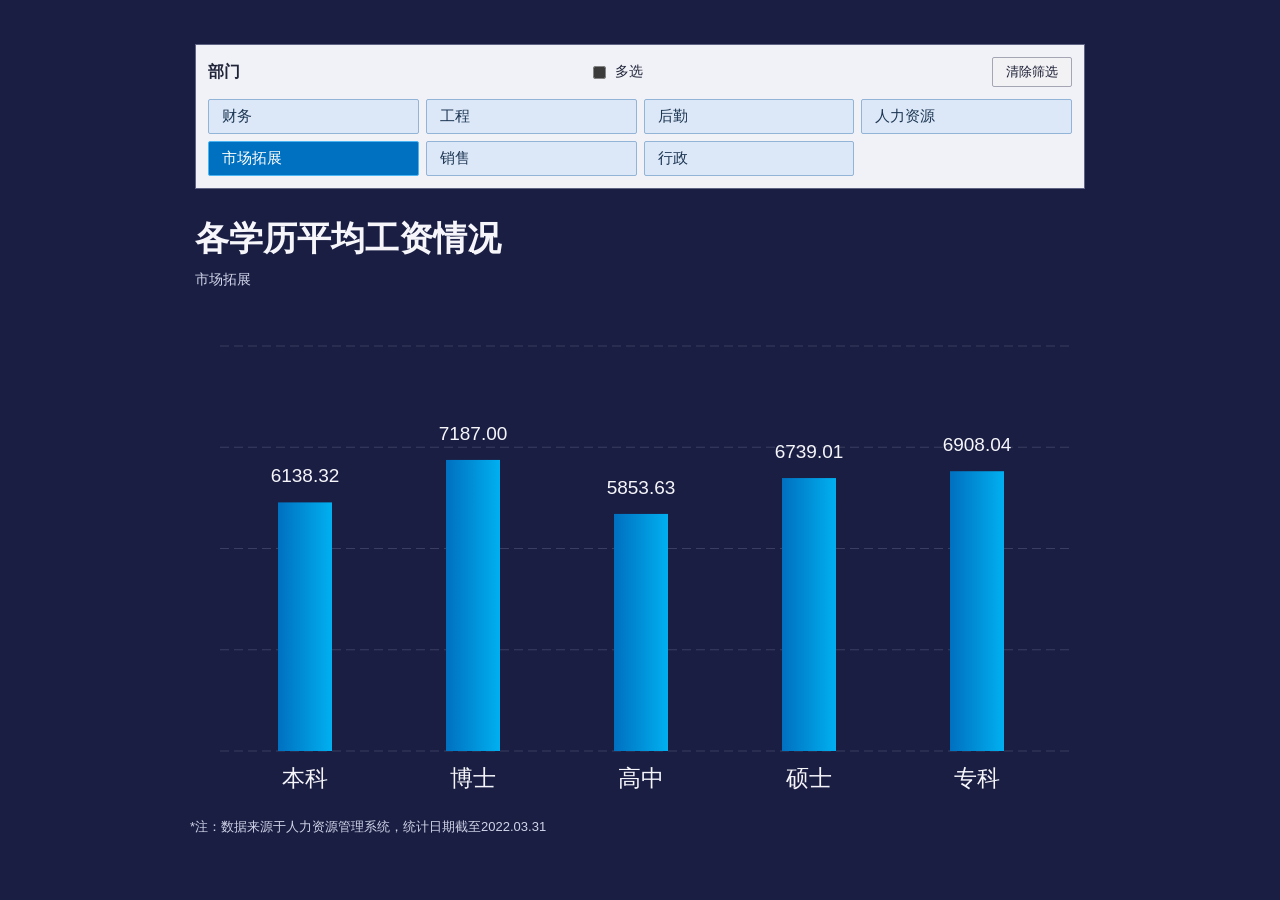
<file: 可视化/第三章 动态图表/5 透视表切片器/透视表切片器.html>
<!doctype html>
<html lang="zh-CN"><head><meta charset="utf-8"><meta name="viewport" content="width=device-width,initial-scale=1"><title>透视表切片器</title><style>
:root{color-scheme:dark;--bg:#1a1e43;--ink:#f5f5fa;--muted:#d1d4e8;--blue:#0070c0;--edge:#5e6384;--focus:#f5c353}
*{box-sizing:border-box}html,body{margin:0;min-height:100%;background:var(--bg);color:var(--ink);font-family:"Microsoft YaHei","SimHei",sans-serif}body{font-variant-numeric:tabular-nums}::selection{background:#0070c0;color:white}
main{max-width:1000px;margin:0 auto;padding:44px 0 24px}h1{font-size:34px;line-height:1.4;margin:0 55px;font-weight:700;letter-spacing:0}button,select,input{font:inherit}button,select{min-height:36px;border:1px solid #a4a6b4;border-radius:2px;padding:5px 13px;background:#f2f2f4;color:#171a31;cursor:pointer}button:hover,select:hover{background:#fff}button[aria-pressed="true"]{background:#0070c0;border-color:#4bb5f4;color:white}button:disabled{opacity:.45;cursor:default}input{accent-color:#0070c0}button:focus-visible,select:focus-visible,input:focus-visible,[tabindex]:focus-visible{outline:3px solid var(--focus);outline-offset:4px}
.toolbar{display:flex;justify-content:flex-end;align-items:center;gap:12px;flex-wrap:wrap;margin:14px 55px 4px;min-height:40px}.toolbar label{display:inline-flex;gap:7px;align-items:center;font-size:16px;cursor:pointer}.toolbar input{width:16px;height:16px;margin:0}.toolbar fieldset{display:flex;gap:14px;border:0;padding:0;margin:0}.sr-only{position:absolute;width:1px;height:1px;padding:0;margin:-1px;overflow:hidden;clip:rect(0,0,0,0);white-space:nowrap;border:0}
.legend-toolbar{justify-content:flex-start;gap:24px}.legend-toolbar label{padding:7px 12px;font-size:16px;color:white}.legend-toolbar label:nth-of-type(1){background:#0070c0}.legend-toolbar label:nth-of-type(2){background:#e74e69}.legend-toolbar label:nth-of-type(3){background:#ffc000;color:#182040}
.plot-wrap{width:100%;overflow-x:auto;scrollbar-color:#737aab #1a1e43;scrollbar-width:thin}.plot{display:block;width:100%;height:auto;touch-action:pan-x pan-y}.plot text{font-family:"Microsoft YaHei","SimHei",sans-serif;fill:var(--ink)}.mark{cursor:default;transition:filter .15s}.mark:hover,.mark:focus{filter:brightness(1.12)}.grid{stroke:#b7bed2;stroke-opacity:.20;stroke-width:1;stroke-dasharray:9 5}.axis{stroke:#5e6384;stroke-width:1}
footer{font-size:13px;color:var(--muted);margin:15px 50px 0;line-height:1.7}#tip{position:fixed;z-index:5;max-width:300px;padding:10px 13px;background:#f7f8fc;color:#172039;border:1px solid #9ba6cb;border-radius:4px;box-shadow:0 5px 18px #0005;font-size:14px;line-height:1.6;pointer-events:none;white-space:pre-line}#tip[hidden]{display:none}
.slicer{margin:0 55px 26px;border:1px solid #5e6384;padding:12px;background:#f1f2f7;color:#202439}.slicer-top{display:flex;align-items:center;gap:18px;justify-content:space-between;margin-bottom:12px}.slicer-top label{display:flex;align-items:center;gap:6px;font-size:14px}.slicer-top button{min-height:30px;font-size:13px}.departments{display:grid;grid-template-columns:repeat(4,1fr);gap:7px}.departments button{min-height:35px;font-size:15px;text-align:left}.slicer button[aria-pressed="false"]{background:#dce8f7;border-color:#92b4d7;color:#1c3553}.slicer button[aria-pressed="false"]:hover{background:#c7def8}.selection{font-size:14px;color:var(--muted);margin:8px 55px 0;min-height:20px}
@media(max-width:640px){main{padding-top:24px}h1{font-size:25px;margin:0 22px}.toolbar{margin:16px 22px 5px;gap:9px}.toolbar label{font-size:14px}.legend-toolbar{gap:8px}.legend-toolbar label{padding:6px 8px;font-size:14px}footer{margin:15px 22px;font-size:12px}.slicer{margin:0 22px 20px}.slicer-top{gap:7px;flex-wrap:wrap}.departments{grid-template-columns:repeat(2,1fr)}.selection{margin:8px 22px}.slicer-top strong{margin-right:auto}}
@media(prefers-reduced-motion:reduce){*{transition:none!important}}
</style></head>
<body><main><div class="slicer" role="group" aria-label="部门切片器"><div class="slicer-top"><strong>部门</strong><label><input type="checkbox" id="multi">多选</label><button type="button" id="clear">清除筛选</button></div><div class="departments"><button type="button" data-department="财务" aria-pressed="false">财务</button><button type="button" data-department="工程" aria-pressed="false">工程</button><button type="button" data-department="后勤" aria-pressed="false">后勤</button><button type="button" data-department="人力资源" aria-pressed="false">人力资源</button><button type="button" data-department="市场拓展" aria-pressed="false">市场拓展</button><button type="button" data-department="销售" aria-pressed="false">销售</button><button type="button" data-department="行政" aria-pressed="false">行政</button></div></div><h1 id="chart-title">各学历平均工资情况</h1><p id="selection" class="selection"></p>
<div class="plot-wrap" tabindex="0" aria-label="图表区域"><svg id="chart" class="plot" xmlns="http://www.w3.org/2000/svg" viewBox="0 0 1000 510" role="group" aria-label="交互图表"></svg></div>
<footer>*注：数据来源于人力资源管理系统，统计日期截至2022.03.31</footer><p id="status" class="sr-only" aria-live="polite"></p></main>
<div id="tip" role="tooltip" hidden></div><script id="source-data" type="application/json">{"labels": ["本科", "博士", "高中", "硕士", "专科"], "departments": ["财务", "工程", "后勤", "人力资源", "市场拓展", "销售", "行政"], "groups": {"财务": {"本科": [183935, 28], "博士": [4317, 1], "高中": [28914, 8], "硕士": [74127, 10], "专科": [17338, 5]}, "工程": {"本科": [0, 0], "博士": [0, 0], "高中": [3468, 1], "硕士": [0, 0], "专科": [0, 0]}, "后勤": {"本科": [0, 0], "博士": [0, 0], "高中": [2693, 1], "硕士": [0, 0], "专科": [0, 0]}, "人力资源": {"本科": [182535, 27], "博士": [14971, 3], "高中": [13883, 5], "硕士": [145667, 15], "专科": [67336, 15]}, "市场拓展": {"本科": [1411813, 230], "博士": [114992, 16], "高中": [427315, 73], "硕士": [1091720, 162], "专科": [822057, 119]}, "销售": {"本科": [1187693, 166], "博士": [132588, 15], "高中": [281365, 50], "硕士": [935006, 128], "专科": [567139, 87]}, "行政": {"本科": [761899, 121], "博士": [130459, 13], "高中": [201259, 32], "硕士": [472776, 83], "专科": [282044, 56]}}, "initial": ["市场拓展"]}</script><script>
const DATA=JSON.parse(document.getElementById('source-data').textContent);
const svg=document.getElementById('chart'), title=document.getElementById('chart-title'), status=document.getElementById('status'), tip=document.getElementById('tip');
const BG='#1a1e43', BLUE='#0070c0', PINK='#e74e69', GOLD='#ffc000';
const compact=()=>innerWidth<=640;
function fit(){svg.setAttribute('viewBox',`0 0 ${compact()?660:1000} 510`)}
fit();addEventListener('resize',()=>{fit();update()});
const esc=s=>String(s).replace(/[&<>"']/g,c=>({'&':'&amp;','<':'&lt;','>':'&gt;','"':'&quot;',"'":'&#39;'}[c]));
const num=(v,d=0)=>Number(v).toLocaleString('en-US',{useGrouping:false,minimumFractionDigits:d,maximumFractionDigits:d});
const pct=v=>num(v*100,0)+'%';
const exactPct=v=>Number((v*100).toFixed(2))+'%';
function attrs(obj){return Object.entries(obj).map(([k,v])=>` ${k}="${esc(v)}"`).join('')}
function txt(x,y,s,size=19,anchor='middle',fill='#f5f5fa',more={}){return `<text${attrs({x,y,'font-size':size,'text-anchor':anchor,fill,...more})} style="fill:${fill}">${esc(s)}</text>`}
function line(x1,y1,x2,y2,color,width=1,more={}){return `<line${attrs({x1,y1,x2,y2,stroke:color,'stroke-width':width,...more})}/>`}
function rect(x,y,w,h,fill,more={}){return `<rect${attrs({x,y,width:w,height:Math.max(0,h),fill,...more})}/>`}
function circle(x,y,r,fill,more={}){return `<circle${attrs({cx:x,cy:y,r,fill,...more})}/>`}
function mark(label,value,extra={}){return {class:'mark',tabindex:0,role:'img','aria-label':label,'data-tip':label,'data-value':value,...extra}}
function polar(cx,cy,r,a){return [cx+r*Math.cos(a*Math.PI/180),cy+r*Math.sin(a*Math.PI/180)]}
function ringPath(cx,cy,outer,inner,start,end){
    const a=polar(cx,cy,outer,start),b=polar(cx,cy,outer,end),c=polar(cx,cy,inner,end),d=polar(cx,cy,inner,start),large=end-start>180?1:0;
    return `M${a} A${outer},${outer} 0 ${large} 1 ${b} L${c} A${inner},${inner} 0 ${large} 0 ${d} Z`;
}
function ring(cx,cy,outer,inner,start,end,color,more={}){return `<path${attrs({d:ringPath(cx,cy,outer,inner,start,end),fill:color,...more})}/>`}
function options(el,values,selected){el.innerHTML=values.map(s=>`<option${s===selected?' selected':''}>${esc(s)}</option>`).join('')}
function announce(message){status.textContent=message;svg.setAttribute('aria-label',message)}
function defs(){return '<defs><linearGradient id="bar-gradient" x1="0" y1="0" x2="1" y2="0"><stop stop-color="#0070c0"/><stop offset="1" stop-color="#00b0f0"/></linearGradient></defs>'}
let animation=0,shown=[];
function animate(values,paint){
    cancelAnimationFrame(animation);tip.hidden=true;
    const from=shown.length===values.length?[...shown]:[...values];
    const duration=matchMedia('(prefers-reduced-motion: reduce)').matches?0:320;
    const start=performance.now();
    const frame=now=>{let t=duration?Math.min((now-start)/duration,1):1;let ease=1-Math.pow(1-t,3);shown=values.map((v,i)=>from[i]+(v-from[i])*ease);paint(shown,t===1);if(t<1)animation=requestAnimationFrame(frame)};
    frame(start);
}
function showTip(el,x,y){
    tip.textContent=el.dataset.tip;tip.hidden=false;
    tip.style.left=Math.max(8,Math.min(x+14,innerWidth-tip.offsetWidth-12))+'px';
    tip.style.top=Math.max(8,Math.min(y+12,innerHeight-tip.offsetHeight-12))+'px';
}
svg.addEventListener('pointermove',e=>{const el=e.target.closest('[data-tip]');if(el)showTip(el,e.clientX,e.clientY);else tip.hidden=true});
svg.addEventListener('pointerleave',()=>tip.hidden=true);
svg.addEventListener('focusin',e=>{const el=e.target.closest('[data-tip]');if(el){const b=el.getBoundingClientRect();showTip(el,b.x+b.width/2,b.y)}});
svg.addEventListener('focusout',()=>tip.hidden=true);
document.addEventListener('keydown',e=>{if(e.key==='Escape')tip.hidden=true});

const multi=document.getElementById('multi'),selection=document.getElementById('selection');let selected=new Set(DATA.initial);
const buttons=[...document.querySelectorAll('[data-department]')];
function update(){
    buttons.forEach(b=>b.setAttribute('aria-pressed',String(selected.has(b.dataset.department))));
    const names=DATA.departments.filter(d=>selected.has(d)),counts=[],sums=[];
    DATA.labels.forEach((e,i)=>{sums[i]=0;counts[i]=0;names.forEach(d=>{sums[i]+=DATA.groups[d][e][0];counts[i]+=DATA.groups[d][e][1]})});
    const values=sums.map((s,i)=>counts[i]?s/counts[i]:null),maximum=Math.max(10000,Math.ceil(Math.max(0,...values.filter(v=>v!==null))/2500)*2500);
    selection.textContent=names.length===DATA.departments.length?'全部部门':(names.length?names.join('、'):'未选择部门');
    window.chartState={departments:names,labels:DATA.labels,values,counts,sums,maximum};announce(selection.textContent+' · 各学历平均月收入');
    animate(values.map(v=>v??0),vs=>{
        const base=460,h=405;let s=defs();
        for(let v=0;v<=maximum;v+=2500){const y=base-v/maximum*h;s+=line(compact()?65:80,y,compact()?610:930,y,'#b7bed2',1,{class:'grid'})}
        DATA.labels.forEach((l,i)=>{const x=compact()?115+i*110:165+i*168,y=base-vs[i]/maximum*h;
            if(values[i]!==null){s+=rect(x-(compact()?22:27),y,compact()?44:54,base-y,'url(#bar-gradient)',mark(`${l}\n平均月收入 ${num(values[i],2)}元\n${counts[i]}人`,values[i],{'data-category':l,'data-count':counts[i]}));s+=txt(x,y-20,num(values[i],2),19)}
            else if(names.length)s+=txt(x,base-25,'无数据',18);
            s+=txt(x,base+35,l,23);
        });
        if(!names.length)s+=txt(compact()?330:505,235,'请选择部门',24);svg.innerHTML=s;
    });
}
buttons.forEach(b=>b.addEventListener('click',e=>{const d=b.dataset.department;if(multi.checked||e.ctrlKey||e.metaKey){selected.has(d)?selected.delete(d):selected.add(d)}else selected=new Set([d]);update()}));
document.getElementById('clear').addEventListener('click',()=>{selected=new Set(DATA.departments);update()});
update();
</script></body></html>
</file>
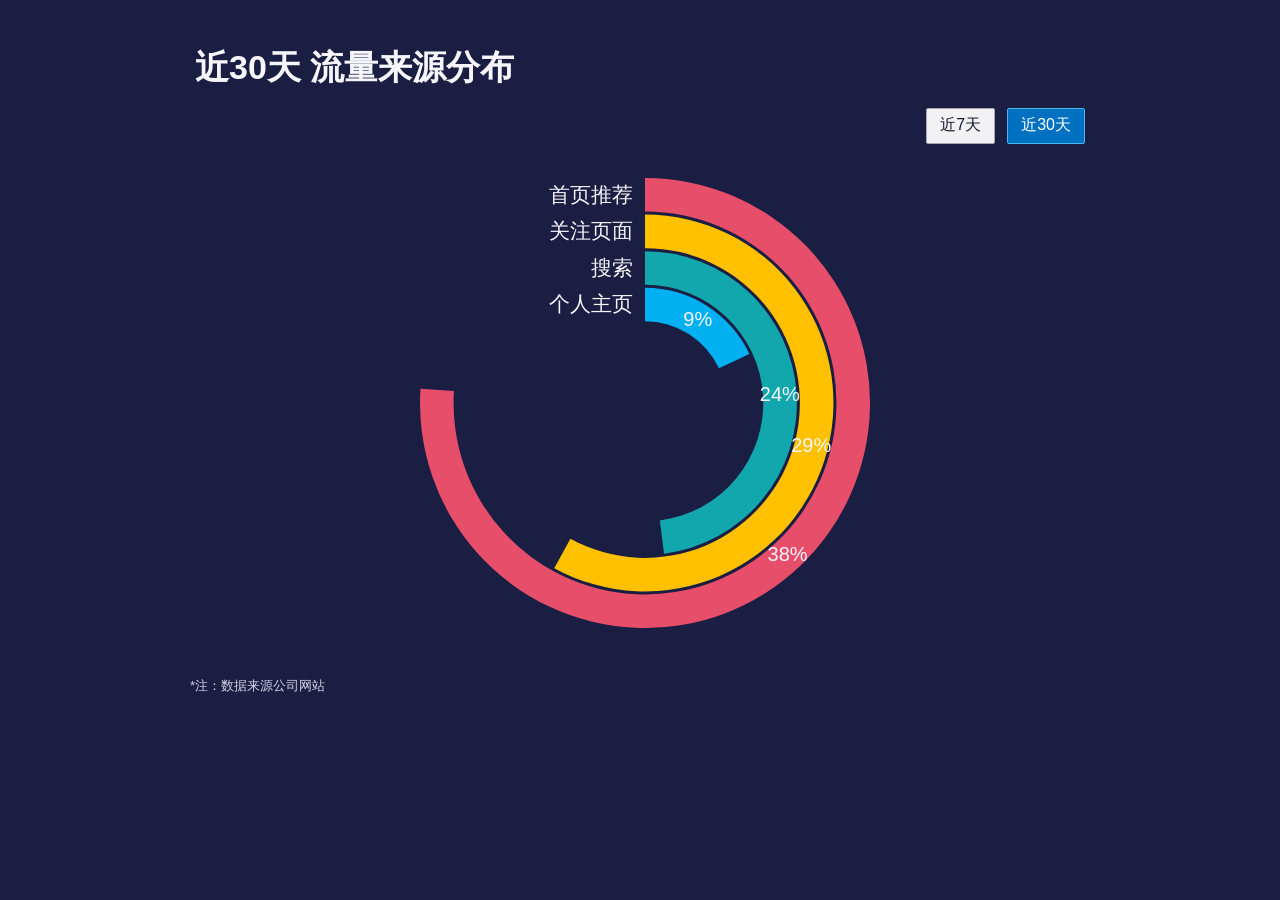
<file: 可视化/第三章 动态图表/6 VBA动态玉玦图/VBA动态玉玦图.html>
<!doctype html>
<html lang="zh-CN"><head><meta charset="utf-8"><meta name="viewport" content="width=device-width,initial-scale=1"><title>VBA动态玉玦图</title><style>
:root{color-scheme:dark;--bg:#1a1e43;--ink:#f5f5fa;--muted:#d1d4e8;--blue:#0070c0;--edge:#5e6384;--focus:#f5c353}
*{box-sizing:border-box}html,body{margin:0;min-height:100%;background:var(--bg);color:var(--ink);font-family:"Microsoft YaHei","SimHei",sans-serif}body{font-variant-numeric:tabular-nums}::selection{background:#0070c0;color:white}
main{max-width:1000px;margin:0 auto;padding:44px 0 24px}h1{font-size:34px;line-height:1.4;margin:0 55px;font-weight:700;letter-spacing:0}button,select,input{font:inherit}button,select{min-height:36px;border:1px solid #a4a6b4;border-radius:2px;padding:5px 13px;background:#f2f2f4;color:#171a31;cursor:pointer}button:hover,select:hover{background:#fff}button[aria-pressed="true"]{background:#0070c0;border-color:#4bb5f4;color:white}button:disabled{opacity:.45;cursor:default}input{accent-color:#0070c0}button:focus-visible,select:focus-visible,input:focus-visible,[tabindex]:focus-visible{outline:3px solid var(--focus);outline-offset:4px}
.toolbar{display:flex;justify-content:flex-end;align-items:center;gap:12px;flex-wrap:wrap;margin:14px 55px 4px;min-height:40px}.toolbar label{display:inline-flex;gap:7px;align-items:center;font-size:16px;cursor:pointer}.toolbar input{width:16px;height:16px;margin:0}.toolbar fieldset{display:flex;gap:14px;border:0;padding:0;margin:0}.sr-only{position:absolute;width:1px;height:1px;padding:0;margin:-1px;overflow:hidden;clip:rect(0,0,0,0);white-space:nowrap;border:0}
.legend-toolbar{justify-content:flex-start;gap:24px}.legend-toolbar label{padding:7px 12px;font-size:16px;color:white}.legend-toolbar label:nth-of-type(1){background:#0070c0}.legend-toolbar label:nth-of-type(2){background:#e74e69}.legend-toolbar label:nth-of-type(3){background:#ffc000;color:#182040}
.plot-wrap{width:100%;overflow-x:auto;scrollbar-color:#737aab #1a1e43;scrollbar-width:thin}.plot{display:block;width:100%;height:auto;touch-action:pan-x pan-y}.plot text{font-family:"Microsoft YaHei","SimHei",sans-serif;fill:var(--ink)}.mark{cursor:default;transition:filter .15s}.mark:hover,.mark:focus{filter:brightness(1.12)}.grid{stroke:#b7bed2;stroke-opacity:.20;stroke-width:1;stroke-dasharray:9 5}.axis{stroke:#5e6384;stroke-width:1}
footer{font-size:13px;color:var(--muted);margin:15px 50px 0;line-height:1.7}#tip{position:fixed;z-index:5;max-width:300px;padding:10px 13px;background:#f7f8fc;color:#172039;border:1px solid #9ba6cb;border-radius:4px;box-shadow:0 5px 18px #0005;font-size:14px;line-height:1.6;pointer-events:none;white-space:pre-line}#tip[hidden]{display:none}
.slicer{margin:0 55px 26px;border:1px solid #5e6384;padding:12px;background:#f1f2f7;color:#202439}.slicer-top{display:flex;align-items:center;gap:18px;justify-content:space-between;margin-bottom:12px}.slicer-top label{display:flex;align-items:center;gap:6px;font-size:14px}.slicer-top button{min-height:30px;font-size:13px}.departments{display:grid;grid-template-columns:repeat(4,1fr);gap:7px}.departments button{min-height:35px;font-size:15px;text-align:left}.slicer button[aria-pressed="false"]{background:#dce8f7;border-color:#92b4d7;color:#1c3553}.slicer button[aria-pressed="false"]:hover{background:#c7def8}.selection{font-size:14px;color:var(--muted);margin:8px 55px 0;min-height:20px}
@media(max-width:640px){main{padding-top:24px}h1{font-size:25px;margin:0 22px}.toolbar{margin:16px 22px 5px;gap:9px}.toolbar label{font-size:14px}.legend-toolbar{gap:8px}.legend-toolbar label{padding:6px 8px;font-size:14px}footer{margin:15px 22px;font-size:12px}.slicer{margin:0 22px 20px}.slicer-top{gap:7px;flex-wrap:wrap}.departments{grid-template-columns:repeat(2,1fr)}.selection{margin:8px 22px}.slicer-top strong{margin-right:auto}}
@media(prefers-reduced-motion:reduce){*{transition:none!important}}
</style></head>
<body><main><h1 id="chart-title">近30天 流量来源分布</h1><div class="toolbar"><button type="button" data-period="近7天" aria-pressed="false">近7天</button><button type="button" data-period="近30天" aria-pressed="true">近30天</button></div>
<div class="plot-wrap" tabindex="0" aria-label="图表区域"><svg id="chart" class="plot" xmlns="http://www.w3.org/2000/svg" viewBox="0 0 1000 510" role="group" aria-label="交互图表"></svg></div>
<footer>*注：数据来源公司网站</footer><p id="status" class="sr-only" aria-live="polite"></p></main>
<div id="tip" role="tooltip" hidden></div><script id="source-data" type="application/json">{"labels": ["个人主页", "搜索", "关注页面", "首页推荐"], "periods": ["近7天", "近30天"], "values": {"近7天": [0.13, 0.19, 0.32, 0.36], "近30天": [0.09, 0.24, 0.29, 0.38]}, "initial": "近30天"}</script><script>
const DATA=JSON.parse(document.getElementById('source-data').textContent);
const svg=document.getElementById('chart'), title=document.getElementById('chart-title'), status=document.getElementById('status'), tip=document.getElementById('tip');
const BG='#1a1e43', BLUE='#0070c0', PINK='#e74e69', GOLD='#ffc000';
const compact=()=>innerWidth<=640;
function fit(){svg.setAttribute('viewBox',`0 0 ${compact()?660:1000} 510`)}
fit();addEventListener('resize',()=>{fit();update()});
const esc=s=>String(s).replace(/[&<>"']/g,c=>({'&':'&amp;','<':'&lt;','>':'&gt;','"':'&quot;',"'":'&#39;'}[c]));
const num=(v,d=0)=>Number(v).toLocaleString('en-US',{useGrouping:false,minimumFractionDigits:d,maximumFractionDigits:d});
const pct=v=>num(v*100,0)+'%';
const exactPct=v=>Number((v*100).toFixed(2))+'%';
function attrs(obj){return Object.entries(obj).map(([k,v])=>` ${k}="${esc(v)}"`).join('')}
function txt(x,y,s,size=19,anchor='middle',fill='#f5f5fa',more={}){return `<text${attrs({x,y,'font-size':size,'text-anchor':anchor,fill,...more})} style="fill:${fill}">${esc(s)}</text>`}
function line(x1,y1,x2,y2,color,width=1,more={}){return `<line${attrs({x1,y1,x2,y2,stroke:color,'stroke-width':width,...more})}/>`}
function rect(x,y,w,h,fill,more={}){return `<rect${attrs({x,y,width:w,height:Math.max(0,h),fill,...more})}/>`}
function circle(x,y,r,fill,more={}){return `<circle${attrs({cx:x,cy:y,r,fill,...more})}/>`}
function mark(label,value,extra={}){return {class:'mark',tabindex:0,role:'img','aria-label':label,'data-tip':label,'data-value':value,...extra}}
function polar(cx,cy,r,a){return [cx+r*Math.cos(a*Math.PI/180),cy+r*Math.sin(a*Math.PI/180)]}
function ringPath(cx,cy,outer,inner,start,end){
    const a=polar(cx,cy,outer,start),b=polar(cx,cy,outer,end),c=polar(cx,cy,inner,end),d=polar(cx,cy,inner,start),large=end-start>180?1:0;
    return `M${a} A${outer},${outer} 0 ${large} 1 ${b} L${c} A${inner},${inner} 0 ${large} 0 ${d} Z`;
}
function ring(cx,cy,outer,inner,start,end,color,more={}){return `<path${attrs({d:ringPath(cx,cy,outer,inner,start,end),fill:color,...more})}/>`}
function options(el,values,selected){el.innerHTML=values.map(s=>`<option${s===selected?' selected':''}>${esc(s)}</option>`).join('')}
function announce(message){status.textContent=message;svg.setAttribute('aria-label',message)}
function defs(){return '<defs><linearGradient id="bar-gradient" x1="0" y1="0" x2="1" y2="0"><stop stop-color="#0070c0"/><stop offset="1" stop-color="#00b0f0"/></linearGradient></defs>'}
let animation=0,shown=[];
function animate(values,paint){
    cancelAnimationFrame(animation);tip.hidden=true;
    const from=shown.length===values.length?[...shown]:[...values];
    const duration=matchMedia('(prefers-reduced-motion: reduce)').matches?0:320;
    const start=performance.now();
    const frame=now=>{let t=duration?Math.min((now-start)/duration,1):1;let ease=1-Math.pow(1-t,3);shown=values.map((v,i)=>from[i]+(v-from[i])*ease);paint(shown,t===1);if(t<1)animation=requestAnimationFrame(frame)};
    frame(start);
}
function showTip(el,x,y){
    tip.textContent=el.dataset.tip;tip.hidden=false;
    tip.style.left=Math.max(8,Math.min(x+14,innerWidth-tip.offsetWidth-12))+'px';
    tip.style.top=Math.max(8,Math.min(y+12,innerHeight-tip.offsetHeight-12))+'px';
}
svg.addEventListener('pointermove',e=>{const el=e.target.closest('[data-tip]');if(el)showTip(el,e.clientX,e.clientY);else tip.hidden=true});
svg.addEventListener('pointerleave',()=>tip.hidden=true);
svg.addEventListener('focusin',e=>{const el=e.target.closest('[data-tip]');if(el){const b=el.getBoundingClientRect();showTip(el,b.x+b.width/2,b.y)}});
svg.addEventListener('focusout',()=>tip.hidden=true);
document.addEventListener('keydown',e=>{if(e.key==='Escape')tip.hidden=true});

const buttons=[...document.querySelectorAll('[data-period]')];let period=DATA.initial;
const colors=['#00b0f0','#11a7ad','#ffc000','#e74e69'];
function update(){
    buttons.forEach(b=>b.setAttribute('aria-pressed',String(b.dataset.period===period)));
    title.textContent=`${period} 流量来源分布`;
    const values=DATA.values[period];window.chartState={period,labels:DATA.labels,values,denominator:.5};announce(title.textContent);
    animate(values,vs=>{
        const cx=compact()?360:505,cy=253,outer=225,inner=outer*.35,step=(outer-inner)/4;let s='';
        vs.forEach((v,i)=>{
            const r=inner+(i+1)*step,ri=r-step+3,end=-90+360*v/.5;
            s+=ring(cx,cy,r,ri,-90,end,colors[i],mark(`${period} · ${DATA.labels[i]}\n${exactPct(values[i])}`,values[i],{'data-category':DATA.labels[i]}));
            s+=txt(cx-12,cy-r+step*.65,DATA.labels[i],21,'end');
            const [x,y]=polar(cx,cy,(r+ri)/2,(-90+end)/2);s+=txt(x,y+6,pct(values[i]),20);
        });svg.innerHTML=s;
    });
}
buttons.forEach(b=>b.addEventListener('click',()=>{period=b.dataset.period;update()}));update();
</script></body></html>
</file>
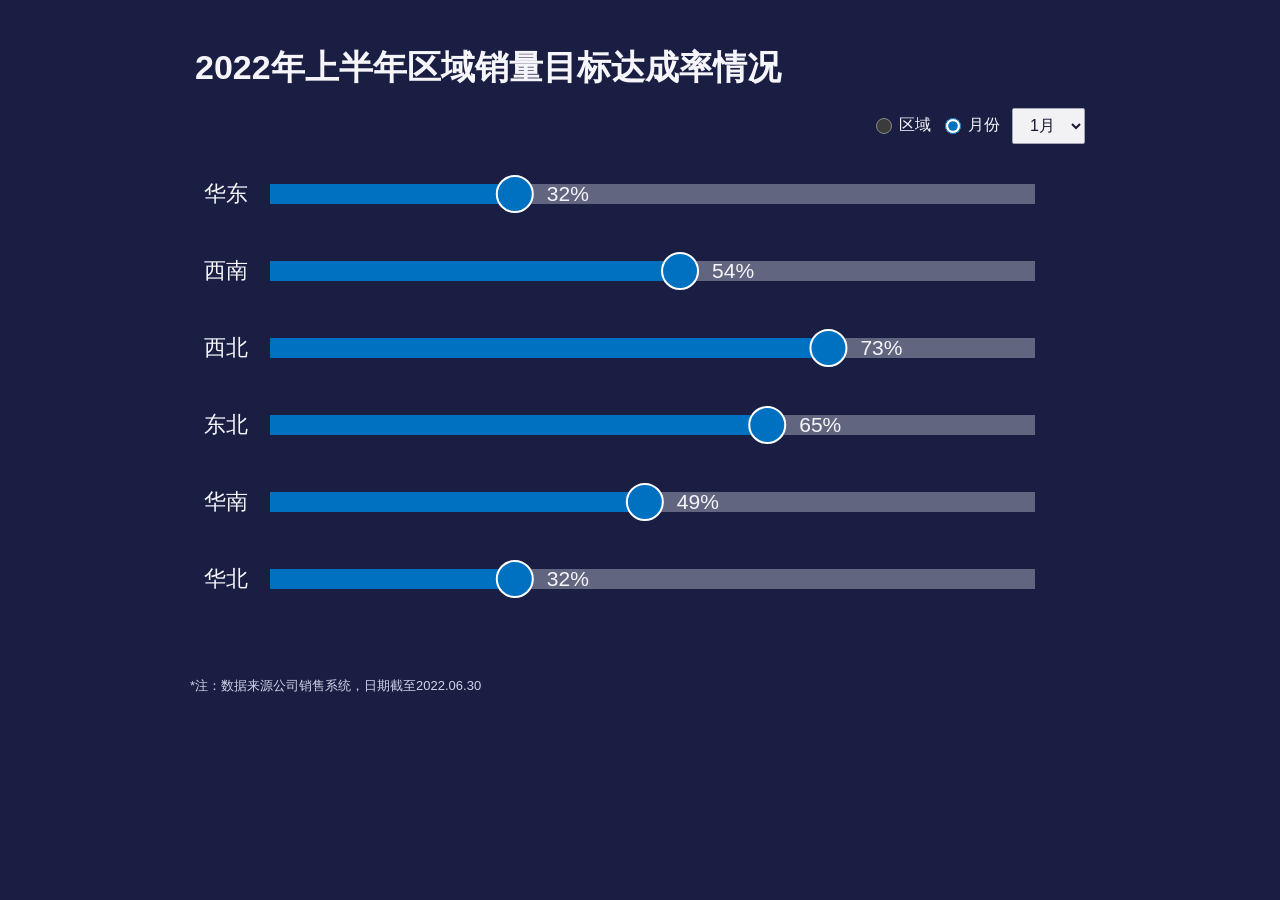
<file: 可视化/第三章 动态图表/7 动态滑珠图/动态滑珠图.html>
<!doctype html>
<html lang="zh-CN"><head><meta charset="utf-8"><meta name="viewport" content="width=device-width,initial-scale=1"><title>动态滑珠图</title><style>
:root{color-scheme:dark;--bg:#1a1e43;--ink:#f5f5fa;--muted:#d1d4e8;--blue:#0070c0;--edge:#5e6384;--focus:#f5c353}
*{box-sizing:border-box}html,body{margin:0;min-height:100%;background:var(--bg);color:var(--ink);font-family:"Microsoft YaHei","SimHei",sans-serif}body{font-variant-numeric:tabular-nums}::selection{background:#0070c0;color:white}
main{max-width:1000px;margin:0 auto;padding:44px 0 24px}h1{font-size:34px;line-height:1.4;margin:0 55px;font-weight:700;letter-spacing:0}button,select,input{font:inherit}button,select{min-height:36px;border:1px solid #a4a6b4;border-radius:2px;padding:5px 13px;background:#f2f2f4;color:#171a31;cursor:pointer}button:hover,select:hover{background:#fff}button[aria-pressed="true"]{background:#0070c0;border-color:#4bb5f4;color:white}button:disabled{opacity:.45;cursor:default}input{accent-color:#0070c0}button:focus-visible,select:focus-visible,input:focus-visible,[tabindex]:focus-visible{outline:3px solid var(--focus);outline-offset:4px}
.toolbar{display:flex;justify-content:flex-end;align-items:center;gap:12px;flex-wrap:wrap;margin:14px 55px 4px;min-height:40px}.toolbar label{display:inline-flex;gap:7px;align-items:center;font-size:16px;cursor:pointer}.toolbar input{width:16px;height:16px;margin:0}.toolbar fieldset{display:flex;gap:14px;border:0;padding:0;margin:0}.sr-only{position:absolute;width:1px;height:1px;padding:0;margin:-1px;overflow:hidden;clip:rect(0,0,0,0);white-space:nowrap;border:0}
.legend-toolbar{justify-content:flex-start;gap:24px}.legend-toolbar label{padding:7px 12px;font-size:16px;color:white}.legend-toolbar label:nth-of-type(1){background:#0070c0}.legend-toolbar label:nth-of-type(2){background:#e74e69}.legend-toolbar label:nth-of-type(3){background:#ffc000;color:#182040}
.plot-wrap{width:100%;overflow-x:auto;scrollbar-color:#737aab #1a1e43;scrollbar-width:thin}.plot{display:block;width:100%;height:auto;touch-action:pan-x pan-y}.plot text{font-family:"Microsoft YaHei","SimHei",sans-serif;fill:var(--ink)}.mark{cursor:default;transition:filter .15s}.mark:hover,.mark:focus{filter:brightness(1.12)}.grid{stroke:#b7bed2;stroke-opacity:.20;stroke-width:1;stroke-dasharray:9 5}.axis{stroke:#5e6384;stroke-width:1}
footer{font-size:13px;color:var(--muted);margin:15px 50px 0;line-height:1.7}#tip{position:fixed;z-index:5;max-width:300px;padding:10px 13px;background:#f7f8fc;color:#172039;border:1px solid #9ba6cb;border-radius:4px;box-shadow:0 5px 18px #0005;font-size:14px;line-height:1.6;pointer-events:none;white-space:pre-line}#tip[hidden]{display:none}
.slicer{margin:0 55px 26px;border:1px solid #5e6384;padding:12px;background:#f1f2f7;color:#202439}.slicer-top{display:flex;align-items:center;gap:18px;justify-content:space-between;margin-bottom:12px}.slicer-top label{display:flex;align-items:center;gap:6px;font-size:14px}.slicer-top button{min-height:30px;font-size:13px}.departments{display:grid;grid-template-columns:repeat(4,1fr);gap:7px}.departments button{min-height:35px;font-size:15px;text-align:left}.slicer button[aria-pressed="false"]{background:#dce8f7;border-color:#92b4d7;color:#1c3553}.slicer button[aria-pressed="false"]:hover{background:#c7def8}.selection{font-size:14px;color:var(--muted);margin:8px 55px 0;min-height:20px}
@media(max-width:640px){main{padding-top:24px}h1{font-size:25px;margin:0 22px}.toolbar{margin:16px 22px 5px;gap:9px}.toolbar label{font-size:14px}.legend-toolbar{gap:8px}.legend-toolbar label{padding:6px 8px;font-size:14px}footer{margin:15px 22px;font-size:12px}.slicer{margin:0 22px 20px}.slicer-top{gap:7px;flex-wrap:wrap}.departments{grid-template-columns:repeat(2,1fr)}.selection{margin:8px 22px}.slicer-top strong{margin-right:auto}}
@media(prefers-reduced-motion:reduce){*{transition:none!important}}
</style></head>
<body><main><h1 id="chart-title">2022年上半年区域销量目标达成率情况</h1><div class="toolbar"><fieldset><legend class="sr-only">筛选方式</legend><label><input type="radio" name="mode" value="region">区域</label><label><input type="radio" name="mode" value="month">月份</label></fieldset><select id="choice" aria-label="选择月份"></select></div>
<div class="plot-wrap" tabindex="0" aria-label="图表区域"><svg id="chart" class="plot" xmlns="http://www.w3.org/2000/svg" viewBox="0 0 1000 510" role="group" aria-label="交互图表"></svg></div>
<footer>*注：数据来源公司销售系统，日期截至2022.06.30</footer><p id="status" class="sr-only" aria-live="polite"></p></main>
<div id="tip" role="tooltip" hidden></div><script id="source-data" type="application/json">{"labels": ["华北", "华南", "东北", "西北", "西南", "华东"], "months": ["1月", "2月", "3月", "4月", "5月", "6月"], "matrix": [[0.32, 0.45, 0.66, 0.52, 0.69, 0.771], [0.49, 0.36, 0.54, 0.39, 0.415, 0.403], [0.65, 0.53, 0.58, 0.48, 0.445, 0.399], [0.73, 0.63, 0.61, 0.53, 0.47, 0.408], [0.536, 0.498, 0.527, 0.708, 0.7035, 0.758], [0.32, 0.49, 0.65, 0.73, 0.536, 0.7468]], "initialMode": "month", "initialIndex": 0}</script><script>
const DATA=JSON.parse(document.getElementById('source-data').textContent);
const svg=document.getElementById('chart'), title=document.getElementById('chart-title'), status=document.getElementById('status'), tip=document.getElementById('tip');
const BG='#1a1e43', BLUE='#0070c0', PINK='#e74e69', GOLD='#ffc000';
const compact=()=>innerWidth<=640;
function fit(){svg.setAttribute('viewBox',`0 0 ${compact()?660:1000} 510`)}
fit();addEventListener('resize',()=>{fit();update()});
const esc=s=>String(s).replace(/[&<>"']/g,c=>({'&':'&amp;','<':'&lt;','>':'&gt;','"':'&quot;',"'":'&#39;'}[c]));
const num=(v,d=0)=>Number(v).toLocaleString('en-US',{useGrouping:false,minimumFractionDigits:d,maximumFractionDigits:d});
const pct=v=>num(v*100,0)+'%';
const exactPct=v=>Number((v*100).toFixed(2))+'%';
function attrs(obj){return Object.entries(obj).map(([k,v])=>` ${k}="${esc(v)}"`).join('')}
function txt(x,y,s,size=19,anchor='middle',fill='#f5f5fa',more={}){return `<text${attrs({x,y,'font-size':size,'text-anchor':anchor,fill,...more})} style="fill:${fill}">${esc(s)}</text>`}
function line(x1,y1,x2,y2,color,width=1,more={}){return `<line${attrs({x1,y1,x2,y2,stroke:color,'stroke-width':width,...more})}/>`}
function rect(x,y,w,h,fill,more={}){return `<rect${attrs({x,y,width:w,height:Math.max(0,h),fill,...more})}/>`}
function circle(x,y,r,fill,more={}){return `<circle${attrs({cx:x,cy:y,r,fill,...more})}/>`}
function mark(label,value,extra={}){return {class:'mark',tabindex:0,role:'img','aria-label':label,'data-tip':label,'data-value':value,...extra}}
function polar(cx,cy,r,a){return [cx+r*Math.cos(a*Math.PI/180),cy+r*Math.sin(a*Math.PI/180)]}
function ringPath(cx,cy,outer,inner,start,end){
    const a=polar(cx,cy,outer,start),b=polar(cx,cy,outer,end),c=polar(cx,cy,inner,end),d=polar(cx,cy,inner,start),large=end-start>180?1:0;
    return `M${a} A${outer},${outer} 0 ${large} 1 ${b} L${c} A${inner},${inner} 0 ${large} 0 ${d} Z`;
}
function ring(cx,cy,outer,inner,start,end,color,more={}){return `<path${attrs({d:ringPath(cx,cy,outer,inner,start,end),fill:color,...more})}/>`}
function options(el,values,selected){el.innerHTML=values.map(s=>`<option${s===selected?' selected':''}>${esc(s)}</option>`).join('')}
function announce(message){status.textContent=message;svg.setAttribute('aria-label',message)}
function defs(){return '<defs><linearGradient id="bar-gradient" x1="0" y1="0" x2="1" y2="0"><stop stop-color="#0070c0"/><stop offset="1" stop-color="#00b0f0"/></linearGradient></defs>'}
let animation=0,shown=[];
function animate(values,paint){
    cancelAnimationFrame(animation);tip.hidden=true;
    const from=shown.length===values.length?[...shown]:[...values];
    const duration=matchMedia('(prefers-reduced-motion: reduce)').matches?0:320;
    const start=performance.now();
    const frame=now=>{let t=duration?Math.min((now-start)/duration,1):1;let ease=1-Math.pow(1-t,3);shown=values.map((v,i)=>from[i]+(v-from[i])*ease);paint(shown,t===1);if(t<1)animation=requestAnimationFrame(frame)};
    frame(start);
}
function showTip(el,x,y){
    tip.textContent=el.dataset.tip;tip.hidden=false;
    tip.style.left=Math.max(8,Math.min(x+14,innerWidth-tip.offsetWidth-12))+'px';
    tip.style.top=Math.max(8,Math.min(y+12,innerHeight-tip.offsetHeight-12))+'px';
}
svg.addEventListener('pointermove',e=>{const el=e.target.closest('[data-tip]');if(el)showTip(el,e.clientX,e.clientY);else tip.hidden=true});
svg.addEventListener('pointerleave',()=>tip.hidden=true);
svg.addEventListener('focusin',e=>{const el=e.target.closest('[data-tip]');if(el){const b=el.getBoundingClientRect();showTip(el,b.x+b.width/2,b.y)}});
svg.addEventListener('focusout',()=>tip.hidden=true);
document.addEventListener('keydown',e=>{if(e.key==='Escape')tip.hidden=true});

const modes=[...document.querySelectorAll('input[name="mode"]')],select=document.getElementById('choice');
modes.forEach(el=>el.checked=el.value===DATA.initialMode);
const remembered={month:DATA.months[DATA.initialMode==='month'?DATA.initialIndex:0],region:DATA.labels[DATA.initialMode==='region'?DATA.initialIndex:0]};
function updateOptions(){const mode=modes.find(el=>el.checked).value;options(select,mode==='month'?DATA.months:DATA.labels,remembered[mode]);select.setAttribute('aria-label',mode==='month'?'选择月份':'选择区域');update()}
function update(){
    const mode=modes.find(el=>el.checked).value,key=select.value;remembered[mode]=key;
    let labels,values;
    if(mode==='month'){const j=DATA.months.indexOf(key);labels=[...DATA.labels].reverse();values=DATA.matrix.map(row=>row[j]).reverse()}
    else{const i=DATA.labels.indexOf(key);labels=[...DATA.months].reverse();values=[...DATA.matrix[i]].reverse()}
    window.chartState={mode,choice:key,labels,values};announce(key+'目标达成率：'+labels.map((l,i)=>l+exactPct(values[i])).join('，'));
    animate(values,vs=>{
        let s='';vs.forEach((v,i)=>{const y=44+i*77,x0=compact()?95:130,length=compact()?510:765,x=x0+v*length;
            s+=txt(x0-22,y+7,labels[i],22,'end');s+=rect(x0,y-10,length,20,'#62657f');s+=rect(x0,y-10,v*length,20,BLUE);
            s+=circle(x,y,18,BLUE,{stroke:'#ffffff','stroke-width':2,...mark(`${key} · ${labels[i]}\n完成率 ${exactPct(values[i])}`,values[i],{'data-category':labels[i]})});
            s+=txt(x+32,y+7,pct(values[i]),21,'start');
        });svg.innerHTML=s;
    });
}
modes.forEach(el=>el.addEventListener('change',updateOptions));select.addEventListener('change',update);updateOptions();
</script></body></html>
</file>
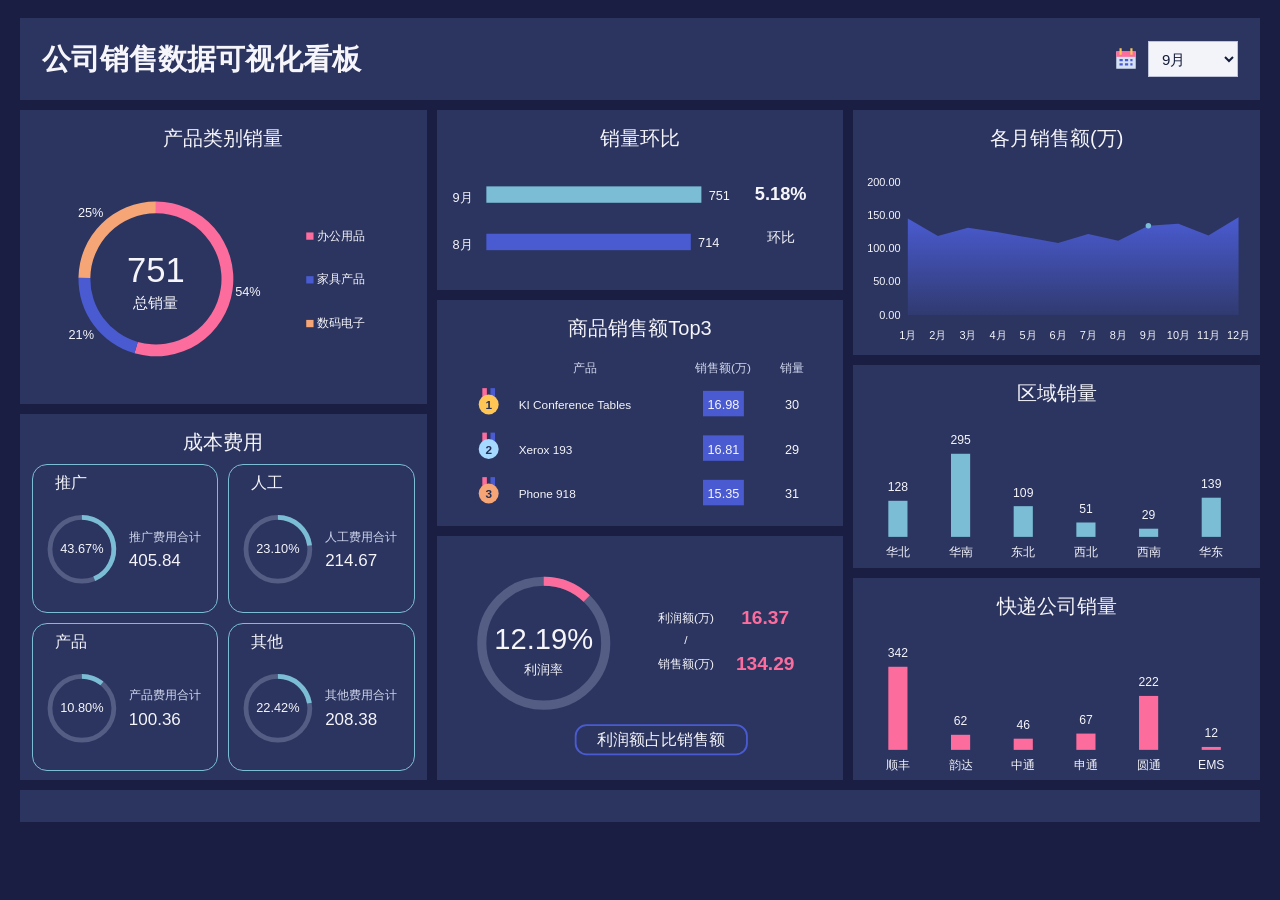
<file: 可视化/第四章 可视化看板/2 销售看板/销售看板.html>
<!doctype html>
<html lang="zh-CN">
<head><meta charset="utf-8"><meta name="viewport" content="width=device-width,initial-scale=1"><title>公司销售数据可视化看板</title>
<style>
:root{color-scheme:dark;--bg:#1a1e43;--panel:#2c3560;--ink:#f5f5fa;--muted:#d1d7ee;--pink:#fc6c9d;--blue:#4a5bd1;--cyan:#7bbdd5}
*{box-sizing:border-box}body{margin:0;background:var(--bg);color:var(--ink);font-family:"Microsoft YaHei","SimHei",sans-serif;font-variant-numeric:tabular-nums}main{width:min(1400px,100%);margin:0 auto;padding:18px 20px 16px}header{min-height:82px;background:var(--panel);display:flex;align-items:center;justify-content:space-between;gap:20px;padding:14px 22px;margin-bottom:10px}h1{font-size:29px;line-height:1.4;margin:0;font-weight:700}header label{display:flex;align-items:center;gap:9px;white-space:nowrap;font-size:15px}select{background:#f3f4f9;color:#141c3b;border:1px solid #bdc3d8;border-radius:0;font:inherit;min-width:90px;min-height:36px;padding:4px 9px;cursor:pointer}.calendar{width:26px;height:26px;color:#c9d9f7}select:focus-visible,[tabindex]:focus-visible{outline:3px solid #ffc655;outline-offset:3px}
.dashboard{display:grid;grid-template-columns:repeat(3,minmax(0,1fr));gap:10px}.column{display:flex;flex-direction:column;gap:10px;min-width:0}.panel{background:var(--panel);min-width:0;padding:13px 12px 8px;overflow:hidden}h2{font-size:20px;font-weight:400;text-align:center;margin:0 0 7px;line-height:1.5}.product{height:294px}.cost{height:366px}.comparison{height:180px}.ranking{height:226px}.profit{height:244px}.annual{height:245px}.region,.courier{height:202.5px}.chart{display:block;width:100%;height:calc(100% - 37px);overflow:visible}.chart text{font-family:"Microsoft YaHei","SimHei",sans-serif}.cost-grid{display:grid;grid-template-columns:1fr 1fr;gap:10px;height:calc(100% - 38px)}.cost-item{border:1px solid var(--cyan);border-radius:15px;padding:8px 9px;min-width:0;display:flex;flex-direction:column}.cost-item h3{font-size:16px;font-weight:400;margin:0 0 5px 13px}.cost-body{display:flex;align-items:center;gap:7px;flex:1}.cost-ring{width:48%;flex-shrink:0}.cost-text{font-size:12px;line-height:1.7;min-width:0;color:var(--muted)}.cost-text strong{display:block;color:var(--ink);font-size:17px;font-weight:400}.profit .chart{height:100%}footer{height:32px;margin-top:10px;background:var(--panel)}.mark{cursor:default}.mark:hover{filter:brightness(1.15)}#tooltip{position:fixed;z-index:10;background:#f7f8ff;color:#1b2345;border:1px solid #7bbdd5;box-shadow:0 4px 18px #0004;border-radius:3px;max-width:min(360px,calc(100vw - 20px));padding:9px 12px;line-height:1.6;font-size:14px;white-space:pre-line;pointer-events:none}.sr-only{position:absolute;width:1px;height:1px;padding:0;overflow:hidden;clip:rect(0,0,0,0);white-space:nowrap}#tooltip[hidden]{display:none}.refreshed{animation:reveal .2s ease-out}@keyframes reveal{from{opacity:.5}to{opacity:1}}
@media(max-width:1000px) and (min-width:701px){main{padding:12px}.dashboard{gap:8px}.column{gap:8px}.panel{padding:11px 6px 6px}h1{font-size:25px}h2{font-size:17px}.cost-grid{gap:6px}.cost-item{padding:6px}.cost-body{gap:3px}.cost-text{font-size:10px}.cost-text strong{font-size:13px}.cost-item h3{font-size:14px}}
@media(max-width:700px){main{padding:12px}header{padding:16px;align-items:flex-start;flex-wrap:wrap;gap:12px}h1{font-size:24px}header label{margin-left:auto}.dashboard{grid-template-columns:1fr}.panel{padding:15px 13px 10px}h2{font-size:20px}.product{height:300px}.cost{height:350px}.comparison{height:190px}.ranking{height:235px}.profit{height:245px}.annual{height:260px}.region,.courier{height:225px}.cost-text strong{font-size:17px}.cost-text{font-size:12px}footer{height:20px}}
@media(prefers-reduced-motion:reduce){*{animation:none!important}}
</style></head>
<body><main><header><h1>公司销售数据可视化看板</h1><label><svg class="calendar" viewBox="0 0 24 24" aria-hidden="true"><path d="M3 5h18v16H3z" fill="#d5e1f5"/><path d="M3 5h18v5H3z" fill="#fc6c9d"/><path d="M7 2v6M17 2v6" stroke="#ffc655" stroke-width="2"/><path d="M6 13h3m2 0h3m2 0h2M6 17h3m2 0h3m2 0h2" stroke="#4a5bd1" stroke-width="2"/></svg><span class="sr-only">月份</span><select id="month" aria-label="选择月份"></select></label></header>
<div class="dashboard">
<div class="column"><section class="panel product"><h2>产品类别销量</h2><svg id="product" class="chart" viewBox="0 0 420 230" role="group" aria-label="产品类别销量"></svg></section><section class="panel cost"><h2>成本费用</h2><div id="costs" class="cost-grid"></div></section></div>
<div class="column"><section class="panel comparison"><h2>销量环比</h2><svg id="comparison" class="chart" viewBox="0 0 420 130" role="group" aria-label="销量环比"></svg></section><section class="panel ranking"><h2>商品销售额Top3</h2><svg id="ranking" class="chart" viewBox="0 0 420 185" role="group" aria-label="商品销售额前三名"></svg></section><section class="panel profit"><svg id="profit" class="chart" viewBox="0 0 420 222" role="group" aria-label="利润额占比销售额"></svg></section></div>
<div class="column"><section class="panel annual"><h2>各月销售额(万)</h2><svg id="annual" class="chart" viewBox="0 0 420 205" role="group" aria-label="各月销售额"></svg></section><section class="panel region"><h2>区域销量</h2><svg id="region" class="chart" viewBox="0 0 420 166" role="group" aria-label="区域销量"></svg></section><section class="panel courier"><h2>快递公司销量</h2><svg id="courier" class="chart" viewBox="0 0 420 166" role="group" aria-label="快递公司销量"></svg></section></div>
</div><footer aria-hidden="true"></footer><p id="status" class="sr-only" aria-live="polite"></p></main><div id="tooltip" role="tooltip" hidden></div>
<script id="data" type="application/json">{"months": [{"month": "1月", "count": 730, "sales": 145.22460700000002, "profit": 17.1765738766, "category": [407, 157, 166], "region": [133, 270, 116, 66, 24, 121], "courier": [295, 62, 65, 78, 218, 12], "cost": [500.44982400000004, 234.045392, 226.70150800000002, 109.35042], "top": [{"name": "Xerox 193", "sales": 23.483475999999996, "count": 36}, {"name": "Phone 918", "sales": 19.940698, "count": 40}, {"name": "KI Conference Tables", "sales": 11.649572200000001, "count": 22}]}, {"month": "2月", "count": 659, "sales": 118.62991244999999, "profit": 10.199487882, "category": [350, 149, 160], "region": [96, 256, 100, 49, 22, 136], "courier": [299, 42, 51, 90, 160, 17], "cost": [550.5802560000001, 268.191328, 196.51852, 133.6581], "top": [{"name": "KI Conference Tables", "sales": 17.993847199999998, "count": 32}, {"name": "Xerox 193", "sales": 17.196353000000002, "count": 26}, {"name": "Phone 918", "sales": 16.7764432, "count": 29}]}, {"month": "3月", "count": 719, "sales": 131.26952515, "profit": 10.9101829802, "category": [380, 150, 189], "region": [138, 278, 82, 40, 33, 148], "courier": [290, 72, 55, 86, 207, 9], "cost": [422.168496, 248.99756800000003, 189.630969, 133.00943999999998], "top": [{"name": "Xerox 193", "sales": 21.077405000000002, "count": 28}, {"name": "KI Conference Tables", "sales": 16.375748400000003, "count": 29}, {"name": "3M Organizer Strips", "sales": 11.453202, "count": 59}]}, {"month": "4月", "count": 688, "sales": 124.26048119999999, "profit": 13.2574852028, "category": [382, 138, 168], "region": [126, 264, 88, 58, 18, 134], "courier": [288, 65, 42, 81, 196, 16], "cost": [512.840016, 239.56656, 268.120842, 133.0891], "top": [{"name": "Phone 918", "sales": 15.705699000000001, "count": 32}, {"name": "KI Conference Tables", "sales": 15.072502050000002, "count": 28}, {"name": "Xerox 193", "sales": 14.169825, "count": 21}]}, {"month": "5月", "count": 794, "sales": 116.50837705, "profit": 11.462513470100001, "category": [446, 146, 202], "region": [160, 313, 105, 51, 18, 147], "courier": [315, 65, 62, 109, 228, 15], "cost": [523.85352, 209.211984, 256.085258, 91.68866], "top": [{"name": "Xerox 193", "sales": 15.412688999999997, "count": 26}, {"name": "Phone 918", "sales": 15.123398000000003, "count": 30}, {"name": "KI Conference Tables", "sales": 13.176449, "count": 22}]}, {"month": "6月", "count": 665, "sales": 108.1053584, "profit": 11.5726629153, "category": [370, 132, 163], "region": [140, 216, 114, 59, 13, 123], "courier": [292, 65, 58, 67, 166, 17], "cost": [475.859328, 246.817536, 210.15257999999997, 129.77751999999998], "top": [{"name": "Phone 918", "sales": 14.554928550000003, "count": 39}, {"name": "Crate-A-Files™", "sales": 11.185844000000001, "count": 47}, {"name": "KI Conference Tables", "sales": 9.034435399999998, "count": 20}]}, {"month": "7月", "count": 721, "sales": 121.61598545, "profit": 12.3267407995, "category": [407, 144, 170], "region": [178, 269, 96, 54, 13, 111], "courier": [328, 80, 61, 58, 173, 21], "cost": [470.8747680000001, 197.174416, 192.99247, 128.8785], "top": [{"name": "Xerox 193", "sales": 19.408976000000006, "count": 30}, {"name": "Canon PC940 Copier", "sales": 13.0895, "count": 11}, {"name": "Phone 918", "sales": 12.252396999999998, "count": 31}]}, {"month": "8月", "count": 714, "sales": 111.74269720000001, "profit": 7.310032817, "category": [405, 144, 165], "region": [139, 271, 108, 65, 19, 112], "courier": [322, 62, 54, 82, 183, 11], "cost": [421.171584, 273.665104, 211.46897199999998, 111.05742], "top": [{"name": "KI Conference Tables", "sales": 18.864957000000004, "count": 35}, {"name": "Xerox 193", "sales": 14.863202000000001, "count": 24}, {"name": "Phone 918", "sales": 11.191594999999998, "count": 29}]}, {"month": "9月", "count": 751, "sales": 134.28874355, "profit": 16.3746218635, "category": [409, 156, 186], "region": [128, 295, 109, 51, 29, 139], "courier": [342, 62, 46, 67, 222, 12], "cost": [405.83812800000004, 208.382624, 214.665924, 100.36022], "top": [{"name": "KI Conference Tables", "sales": 16.980229400000006, "count": 30}, {"name": "Xerox 193", "sales": 16.814961000000007, "count": 29}, {"name": "Phone 918", "sales": 15.348495, "count": 31}]}, {"month": "10月", "count": 732, "sales": 137.2817269, "profit": 19.0001696562, "category": [429, 142, 161], "region": [169, 258, 110, 65, 27, 103], "courier": [284, 63, 66, 71, 238, 10], "cost": [444.10056000000003, 209.211984, 207.049656, 104.99188000000001], "top": [{"name": "Xerox 193", "sales": 18.444328000000002, "count": 27}, {"name": "Phone 918", "sales": 13.731082, "count": 32}, {"name": "KI Conference Tables", "sales": 12.967664400000004, "count": 31}]}, {"month": "11月", "count": 664, "sales": 119.55373105, "profit": 11.04506247, "category": [325, 142, 197], "region": [124, 257, 75, 50, 19, 139], "courier": [311, 55, 62, 69, 157, 10], "cost": [511.65321600000004, 240.182656, 219.837464, 121.77738000000001], "top": [{"name": "Xerox 193", "sales": 17.789208, "count": 30}, {"name": "KI Conference Tables", "sales": 14.843013600000003, "count": 27}, {"name": "Phone 918", "sales": 11.349084249999999, "count": 27}]}, {"month": "12月", "count": 727, "sales": 146.8738222, "profit": 14.2731966549, "category": [380, 169, 178], "region": [129, 290, 107, 54, 15, 132], "courier": [338, 70, 45, 82, 179, 13], "cost": [401.37576, 236.96, 276.536348, 119.74035999999998], "top": [{"name": "KI Conference Tables", "sales": 19.908657849999994, "count": 33}, {"name": "Canon PC940 Copier", "sales": 17.423213999999998, "count": 10}, {"name": "Xerox 193", "sales": 17.182785, "count": 29}]}], "initial": 8, "categories": ["办公用品", "家具产品", "数码电子"], "regions": ["华北", "华南", "东北", "西北", "西南", "华东"], "couriers": ["顺丰", "韵达", "中通", "申通", "圆通", "EMS"], "costCategories": ["推广", "其他", "人工", "产品"]}</script>
<script>
const DATA=JSON.parse(document.getElementById('data').textContent),select=document.getElementById('month'),tip=document.getElementById('tooltip');
const WHITE='#f5f5fa',MUTED='#d1d7ee',BLUE='#4a5bd1',CYAN='#7bbdd5',PINK='#fc6c9d',TRACK='#545d83';
const esc=s=>String(s).replace(/[&<>"']/g,c=>({'&':'&amp;','<':'&lt;','>':'&gt;','"':'&quot;',"'":'&#39;'}[c]));
const fmt=(n,d=2)=>Number(n).toLocaleString('en-US',{useGrouping:false,minimumFractionDigits:d,maximumFractionDigits:d});
const text=(x,y,s,size=14,anchor='middle',fill=WHITE,weight=400)=>`<text x="${x}" y="${y}" font-size="${size}" text-anchor="${anchor}" fill="${fill}" font-weight="${weight}">${esc(s)}</text>`;
const mark=(label,value)=>`class="mark" tabindex="0" role="img" aria-label="${esc(label)}" data-tip="${esc(label)}" data-value="${value}"`;
const rect=(x,y,w,h,fill,attr='')=>`<rect x="${x}" y="${y}" width="${w}" height="${Math.max(0,h)}" fill="${fill}" ${attr}/>`;
const circle=(cx,cy,r,fill,attr='')=>`<circle cx="${cx}" cy="${cy}" r="${r}" fill="${fill}" ${attr}/>`;
function point(cx,cy,r,deg){return [cx+r*Math.cos(deg*Math.PI/180),cy+r*Math.sin(deg*Math.PI/180)]}
function arc(cx,cy,r,inner,start,end,color,attr=''){
 if(end-start<.00001)return '';
 if(end-start>=359.9999)return `<circle cx="${cx}" cy="${cy}" r="${(r+inner)/2}" fill="none" stroke="${color}" stroke-width="${r-inner}" ${attr}/>`;
 const a=point(cx,cy,r,start),b=point(cx,cy,r,end),c=point(cx,cy,inner,end),d=point(cx,cy,inner,start),large=end-start>180?1:0;
 return `<path d="M${a} A${r},${r} 0 ${large} 1 ${b} L${c} A${inner},${inner} 0 ${large} 0 ${d} Z" fill="${color}" ${attr}/>`;
}
function ring(cx,cy,r,inner,ratio,color,label){return arc(cx,cy,r,inner,-90,270,TRACK)+arc(cx,cy,r,inner,-90,-90+360*Math.max(0,Math.min(1,ratio)),color,mark(label,ratio))}
function draw(id,s){const el=document.getElementById(id);el.innerHTML=s;el.classList.remove('refreshed');void el.getBoundingClientRect();el.classList.add('refreshed')}
function bars(id,labels,values,color,month){
 const base=140,h=105,max=Math.max(1,...values)*1.1;let s='';
 values.forEach((v,i)=>{const x=28+i*72,y=base-v/max*h;s+=rect(x-11,y,22,base-y,color,mark(`${month} · ${labels[i]}\n销量 ${v}`,v))+text(x,y-11,v,14)+text(x,162,labels[i],14)});draw(id,s);
}
function update(){
 const index=Number(select.value),d=DATA.months[index],prev=index?DATA.months[index-1]:null;
 const rate=d.sales?d.profit/d.sales:null,mom=prev&&prev.count?(d.count/prev.count-1):null;
 window.dashboardState={month:d.month,...d,rate,mom,previous:prev?{month:prev.month,count:prev.count}:null};tip.hidden=true;
 let s='',start=-90;
 d.category.forEach((v,i)=>{let end=start+v/d.count*360;const colors=[PINK,BLUE,'#f6a576'];
  s+=arc(136,116,85,72,start,end,colors[i],mark(`${d.month} · ${DATA.categories[i]}\n销量 ${v} · ${fmt(v/d.count*100)}%`,v));
  const [x,y]=point(136,116,102,(start+end)/2);s+=text(x,y+5,fmt(v/d.count*100,0)+'%',14);
  s+=rect(301,65+i*48,8,8,colors[i])+text(313,73+i*48,DATA.categories[i],13,'start');start=end;
 });s+=text(136,119,d.count,38)+text(136,148,'总销量',16);draw('product',s);
 const costTotal=d.cost.reduce((a,b)=>a+b,0),order=[0,2,3,1];
 document.getElementById('costs').innerHTML=order.map(i=>{const label=DATA.costCategories[i],value=d.cost[i],ratio=costTotal?value/costTotal:0;return `<div class="cost-item"><h3>${esc(label)}</h3><div class="cost-body"><svg class="cost-ring" viewBox="0 0 100 110" role="group" aria-label="${label}成本占比">${ring(50,53,43,37,ratio,CYAN,`${d.month} · ${label}成本\n${fmt(value)} · 占比 ${fmt(ratio*100)}%`)}${text(50,58,fmt(ratio*100)+'%',16)}</svg><div class="cost-text">${esc(label)}费用合计<strong>${fmt(value)}</strong></div></div></div>`}).join('');
 s='';const compMax=Math.max(d.count,prev?.count??0,1),len=236;
 s+=text(26,44,d.month,14,'end')+rect(41,27,len*d.count/compMax,18,CYAN,mark(`${d.month}销量 ${d.count}`,d.count))+text(49+len*d.count/compMax,42,d.count,14,'start');
 if(prev)s+=text(26,96,prev.month,14,'end')+rect(41,79,len*prev.count/compMax,18,BLUE,mark(`${prev.month}销量 ${prev.count}`,prev.count))+text(49+len*prev.count/compMax,94,prev.count,14,'start');
 else s+=text(41,94,'无上月数据',14,'start',MUTED);
 s+=text(364,42,mom===null?'—':fmt(mom*100)+'%',20,'middle',WHITE,700)+text(364,88,'环比',15);draw('comparison',s);
 s=text(149,24,'产品',13,'middle',MUTED)+text(301,24,'销售额(万)',13,'middle',MUTED)+text(377,24,'销量',13,'middle',MUTED);
 d.top.forEach((p,i)=>{const y=63+i*49,c=['#ffc655','#a5d9ff','#f6a576'][i];
  s+=rect(36,y-21,5,11,'#fc6c9d')+rect(45,y-21,5,11,'#4a5bd1')+circle(43,y-3,11,c)+text(43,y+2,i+1,13,'middle','#253055',700);
  const display=p.name.length>25?p.name.slice(0,24)+'…':p.name;
  s+=`<g ${mark(`${i+1}. ${p.name}\n销售额 ${fmt(p.sales)}万 · 销量 ${p.count}`,p.sales)}>${rect(65,y-20,206,29,'transparent')}${text(76,y+2,display,13,'start')}</g>`;
  s+=rect(279,y-18,45,28,BLUE)+text(301.5,y+2,fmt(p.sales),14)+text(377,y+2,p.count,14);
 });draw('ranking',s);
 s=ring(104,92,73,63,rate??0,PINK,`${d.month}利润率 ${rate===null?'无数据':fmt(rate*100)+'%'}`)+text(104,98,rate===null?'—':fmt(rate*100)+'%',32)+text(104,126,'利润率',14);
 s+=text(260,69,'利润额(万)',13)+text(347,71,fmt(d.profit),21,'middle',PINK,700)+text(260,93,'/',13)+text(260,119,'销售额(万)',13)+text(347,121,fmt(d.sales),21,'middle',PINK,700);
 s+=`<rect x="139" y="182" width="188" height="32" rx="12" fill="none" stroke="${BLUE}" stroke-width="2"/>`+text(233,204,'利润额占比销售额',18);draw('profit',s);
 const maxSales=Math.max(200,Math.ceil(Math.max(...DATA.months.map(m=>m.sales))/50)*50),base=170,left=47,right=410,top=24;
 const points=DATA.months.map((m,i)=>[left+i*(right-left)/11,base-m.sales/maxSales*(base-top)]);
 s='<defs><linearGradient id="area-fill" x1="0" y1="0" x2="0" y2="1"><stop stop-color="#4a5bd1"/><stop offset="1" stop-color="#4a5bd1" stop-opacity=".14"/></linearGradient></defs>';
 s+=`<path d="M${left},${base} L${points.map(p=>p.join(',')).join(' L')} L${right},${base}Z" fill="url(#area-fill)"/>`;
 for(let v=0;v<=maxSales;v+=50)s+=text(39,base-v/maxSales*(base-top)+4,fmt(v),12,'end');
 DATA.months.forEach((m,i)=>{const [x,y]=points[i];s+=text(x,196,m.month,12)+circle(x,y,8,'transparent',mark(`${m.month}销售额 ${fmt(m.sales)}万`,m.sales));if(i===index)s+=circle(x,y,3,CYAN,'pointer-events="none"')});draw('annual',s);
 bars('region',DATA.regions,d.region,CYAN,d.month);bars('courier',DATA.couriers,d.courier,PINK,d.month);
 document.getElementById('status').textContent=`${d.month}，总销量${d.count}，销售额${fmt(d.sales)}万，利润额${fmt(d.profit)}万。`;
}
select.innerHTML=DATA.months.map((m,i)=>`<option value="${i}"${i===DATA.initial?' selected':''}>${m.month}</option>`).join('');select.addEventListener('change',update);
function show(el,x,y){tip.textContent=el.dataset.tip;tip.hidden=false;tip.style.left=Math.max(8,Math.min(x+13,innerWidth-tip.offsetWidth-10))+'px';tip.style.top=Math.max(8,Math.min(y+12,innerHeight-tip.offsetHeight-10))+'px'}
document.addEventListener('pointermove',e=>{const el=e.target.closest('[data-tip]');if(el)show(el,e.clientX,e.clientY);else tip.hidden=true});
document.addEventListener('focusin',e=>{const el=e.target.closest('[data-tip]');if(el){const r=el.getBoundingClientRect();show(el,r.x+r.width/2,r.y)}});
document.addEventListener('focusout',()=>tip.hidden=true);document.addEventListener('keydown',e=>{if(e.key==='Escape')tip.hidden=true});window.addEventListener('blur',()=>tip.hidden=true);
update();
</script></body></html>
</file>
<file: 国家数据可视化看板/assets/style.css>
:root{--accent:#087b85;--accent-soft:#e5f4f5;--ink:#173844;--muted:#52717f;--subtle:#506c78;--line:#dbe7ed;--ground:#eef5f8;--surface:#fff;--positive:#0a7e83;--negative:#c65b4c;--radius:15px;--shadow:0 5px 16px rgba(24,63,78,.055)}
*{box-sizing:border-box}html{scroll-behavior:smooth;scroll-padding-top:160px}body{margin:0;color:var(--ink);background:var(--ground);font-family:"Microsoft YaHei","Noto Sans SC","PingFang SC",sans-serif;font-size:14px;line-height:1.6;font-variant-numeric:tabular-nums}button,input,select{font:inherit}button,a,input,select{-webkit-tap-highlight-color:transparent}button{cursor:pointer}button:disabled{cursor:default;opacity:.4}a{color:var(--accent);text-underline-offset:4px}::selection{background:#c8e8e9;color:#133b45}:focus-visible{outline:3px solid var(--accent);outline-offset:3px}input{accent-color:var(--accent);caret-color:var(--accent)}[hidden]{display:none!important}.sr-only{position:absolute;width:1px;height:1px;padding:0;overflow:hidden;clip:rect(0,0,0,0);white-space:nowrap;border:0}.skip-link{position:fixed;left:18px;top:-80px;background:white;padding:10px 18px;z-index:100}.skip-link:focus{top:8px}
.site-header{height:66px;display:flex;align-items:center;gap:28px;padding:0 30px;background:#fff;border-bottom:1px solid var(--line)}.brand{display:flex;align-items:center;gap:9px;white-space:nowrap;font-weight:750;font-size:16px;text-decoration:none;color:var(--ink)}.brand svg{width:24px;height:24px;stroke:var(--accent);stroke-width:2.6;stroke-linecap:round;fill:none}.site-header nav{display:flex;align-items:center;gap:5px}.site-header nav a{text-decoration:none;color:var(--muted);padding:8px 15px;border-radius:8px;font-size:13px;white-space:nowrap}.site-header nav a:hover{background:#f1f6f8}.site-header nav a[aria-current="page"]{background:var(--accent-soft);color:var(--accent);font-weight:700}.byline{margin-left:auto;color:var(--subtle);font-size:12px;white-space:nowrap}
main{max-width:1840px;margin:auto;padding:27px 28px 20px}.page-heading{display:flex;justify-content:space-between;align-items:center;gap:18px;margin-bottom:20px}h1{margin:0 0 6px;font-size:29px;font-weight:750;line-height:1.4;letter-spacing:-.015em}h2,h3{font-weight:700}h1,h2,h3,p{overflow-wrap:break-word}.page-heading p{margin:0;color:var(--muted);font-size:13px}.actions{display:flex;gap:9px;flex-shrink:0}.button,.step-button,select{border:1px solid #cfdee6;background:#fff;color:var(--ink);border-radius:8px;min-height:36px;padding:6px 12px;line-height:1.5}.button:hover,.step-button:hover:not(:disabled){background:var(--accent-soft);border-color:var(--accent)}.button.primary{background:var(--accent);border-color:var(--accent);color:#fff;font-weight:700}.button.primary:hover{filter:brightness(.94)}.icon-button{padding:8px;display:grid;place-items:center}.button svg{height:18px;width:18px;stroke:currentColor;stroke-width:1.7;fill:none}
.control-bar{position:sticky;top:0;z-index:15;display:flex;align-items:center;gap:12px;padding:13px 15px;background:#f8fcfd;border:1px solid var(--line);border-radius:12px;box-shadow:0 3px 10px rgba(24,63,78,.025);margin-bottom:20px}.period-controls{display:flex;align-items:center;gap:10px;flex:1;min-width:240px}.control-label{color:var(--muted);white-space:nowrap;font-size:12px}.step-button{width:30px;min-height:32px;padding:2px;font-size:23px;line-height:1}.period-controls input{min-width:70px;width:100%;height:5px;cursor:pointer}.period-controls select{font-weight:700;color:var(--accent);min-width:106px;background:white}.range-controls{display:flex;align-items:center;gap:6px;color:var(--muted);font-size:12px}.range-controls select{font-size:12px;padding:6px 7px;max-width:100px}.range-to{font-size:11px}.segmented{display:flex;white-space:nowrap;background:#e8f0f3;padding:3px;border-radius:9px}.segmented button{border:0;border-radius:7px;color:var(--muted);background:transparent;padding:6px 11px;font-size:12px}.segmented button[aria-pressed="true"]{background:white;color:var(--accent);box-shadow:0 1px 5px #17384410;font-weight:700}.control-bar>.button{padding:6px 12px;font-size:12px;flex-shrink:0}.category-filters{margin:0 0 18px;padding:11px 15px;border:1px solid var(--line);border-radius:10px;background:#f8fcfd}.category-filters legend{font-size:12px;color:var(--muted);padding:0 5px}.category-filters>div{display:inline-flex;flex-wrap:wrap;gap:12px}.category-filters label{display:flex;align-items:center;gap:5px;font-size:12px;cursor:pointer}.category-filters>span{font-size:11px;color:var(--subtle);margin-left:16px}
.kpi-grid{display:grid;grid-template-columns:repeat(6,minmax(0,1fr));gap:14px;margin-bottom:17px}.kpi{position:relative;background:#fff;border-radius:12px;box-shadow:var(--shadow);padding:17px 18px 13px;min-width:0;overflow:hidden}.kpi-top{display:flex;align-items:start;justify-content:space-between;gap:4px;min-height:22px}.kpi-label{color:var(--muted);font-size:12px;line-height:1.45}.kpi-vintage{font-size:10px;color:var(--accent);background:var(--accent-soft);padding:1px 5px;border-radius:4px;white-space:nowrap}.kpi-value{font-size:31px;line-height:1.5;font-weight:750;letter-spacing:-.025em;white-space:nowrap}.kpi-unit{color:var(--muted);font-size:12px;margin-left:4px;letter-spacing:0;font-weight:400}.kpi-change{color:var(--subtle);font-size:11px;white-space:nowrap}.pos{color:var(--positive)}.neg{color:var(--negative)}.insight{margin:0 0 27px;padding:14px 18px;border:1px solid #d3e8ec;border-radius:11px;background:#f7fcfd;font-size:13px;line-height:1.9;color:#365866}.insight strong{color:var(--ink);margin-right:9px}.insight b{color:var(--accent);font-weight:700}
.chart-section{margin-top:30px}.chart-section:first-child{margin-top:0}.section-heading{display:flex;align-items:center;justify-content:space-between;gap:15px;margin-bottom:13px}.section-heading h2{font-size:19px;line-height:1.45;margin:0 0 3px}.section-heading p{margin:0;color:var(--muted);font-size:12px}.section-status{color:var(--subtle);font-size:11px;white-space:nowrap}.chart-grid{display:grid;grid-template-columns:repeat(12,minmax(0,1fr));gap:16px}.panel{grid-column:span 6;min-width:0;background:white;border:1px solid var(--line);border-radius:var(--radius);overflow:hidden}.panel[data-span="8"]{grid-column:span 8}.panel[data-span="4"]{grid-column:span 4}.panel-heading{display:flex;justify-content:space-between;align-items:start;gap:7px;min-height:64px;padding:17px 17px 3px}.panel-heading h3{font-size:16px;margin:0;line-height:1.6}.panel-description{font-size:11px;color:var(--subtle);margin:3px 0 0;line-height:1.55}.panel-actions{display:flex;gap:7px;align-items:center;flex-shrink:0;padding-top:1px}.vintage-tag{font-size:10px;color:var(--accent);background:var(--accent-soft);padding:2px 5px;border-radius:4px;white-space:nowrap}.expand-button{padding:3px;display:grid;place-items:center;background:transparent;border:0;border-radius:4px;color:var(--subtle)}.expand-button:hover{color:var(--accent);background:var(--accent-soft)}.expand-button svg{width:15px;height:15px;fill:none;stroke:currentColor;stroke-width:1.6;stroke-linecap:round}.chart{width:100%;height:304px}.panel[data-span="8"] .chart{height:328px}.chart-grid:has(.panel[data-span="8"])>.panel[data-span="4"] .chart{height:328px}.chart-empty{height:100%;display:flex;align-items:center;justify-content:center;text-align:center;flex-direction:column;gap:8px;color:var(--subtle);font-size:13px;padding:30px}.chart-empty strong{font-size:14px;color:var(--muted)}
.data-section{margin-top:32px}.table-scroll{max-height:340px;overflow:auto;background:white;border:1px solid var(--line);border-radius:12px}table{border-collapse:collapse;width:100%;font-size:12px}th,td{padding:10px 18px;border-bottom:1px solid #e8eff3;text-align:left;white-space:nowrap}th{position:sticky;top:0;background:#f4f9fb;color:var(--muted);font-weight:600;z-index:1}td:nth-child(2),th:nth-child(2){text-align:right}tbody tr:hover{background:#f4fafb}footer{display:flex;gap:20px;flex-wrap:wrap;color:var(--subtle);font-size:11px;padding:22px 0 0;margin-top:25px;border-top:1px solid var(--line)}footer a{margin-left:auto;display:flex;align-items:center;gap:5px}footer svg{width:13px;height:13px;fill:none;stroke:currentColor;stroke-width:1.6}
dialog{border:0;border-radius:16px;color:var(--ink);padding:0;width:min(780px,calc(100vw - 32px));max-height:88vh;box-shadow:0 20px 80px rgba(10,35,45,.23)}dialog::backdrop{background:#193b4666}.dialog-heading{display:flex;align-items:center;justify-content:space-between;gap:16px;padding:17px 23px;border-bottom:1px solid var(--line);background:#fff;position:sticky;top:0;z-index:2}.dialog-heading h2{font-size:18px;margin:0}.dialog-heading>div{display:flex;gap:9px}.source-content{padding:7px 24px 20px;line-height:1.9;font-size:13px}.source-content ul{padding-left:20px}.source-content li{margin:12px 0}#chartDialog{width:min(1320px,calc(100vw - 32px))}#expandedChart{height:72vh;min-height:320px}.toast{position:fixed;bottom:25px;left:50%;transform:translateX(-50%);z-index:40;padding:10px 20px;background:#173844;color:#fff;border-radius:8px;box-shadow:0 5px 20px #102d4920;font-size:13px}.echarts-tooltip{font-family:inherit!important}
@media(min-width:1550px){.chart{height:326px}.panel[data-span="8"] .chart,.chart-grid:has(.panel[data-span="8"])>.panel[data-span="4"] .chart{height:350px}.kpi-value{font-size:36px}main{padding-left:30px;padding-right:30px}.kpi-label{font-size:13px}}
@media(max-width:1180px){.site-header{padding:0 20px;gap:18px}.byline{display:none}.site-header nav a{padding:8px 11px}main{padding:23px 20px}.control-bar{flex-wrap:wrap;gap:9px}.period-controls{flex-basis:45%;min-width:240px}.range-controls{margin-left:auto}.kpi-grid{grid-template-columns:repeat(3,minmax(0,1fr))}.kpi{padding:14px 16px 11px}.kpi-value{font-size:31px}.panel[data-span="4"],.panel[data-span="8"]{grid-column:span 6}.panel[data-span="8"] .chart,.chart-grid:has(.panel[data-span="8"])>.panel[data-span="4"] .chart{height:304px}h1{font-size:27px}.chart-grid{gap:14px}}
@media(max-width:720px){html{scroll-padding-top:205px}.site-header{height:auto;display:block;padding:12px 14px 8px}.brand{font-size:16px;gap:8px}.brand svg{height:21px}.site-header nav{margin-top:10px;justify-content:space-between;gap:3px}.site-header nav a{font-size:12px;padding:7px 8px;text-align:center;flex:1}.page-heading{align-items:start;gap:12px;margin-bottom:15px;flex-direction:column}.page-heading .actions{gap:7px}.actions .button{font-size:12px;min-height:33px;padding:5px 10px}.actions .icon-button{padding:6px}.page-heading p{font-size:12px}.page-heading h1{font-size:25px;margin-bottom:4px}main{padding:18px 12px 15px}.control-bar{padding:11px 10px;gap:8px;margin-bottom:14px;top:0}.period-controls{flex:1 1 100%;gap:7px;min-width:0}.period-controls select{min-width:83px;padding:5px 6px;font-size:12px}.control-label{font-size:11px}.step-button{width:27px;min-height:30px}.range-controls{margin:0 auto 0 0;gap:4px}.range-controls select{max-width:79px;font-size:11px;min-height:31px;padding:3px 2px}.range-controls label{font-size:11px}.control-bar>.button{min-height:31px;padding:4px 9px;font-size:11px}.segmented{order:4}.segmented button{font-size:11px;padding:4px 10px}.kpi-grid{grid-template-columns:repeat(2,minmax(0,1fr));gap:9px;margin-bottom:13px}.kpi{padding:13px 13px 10px;border-radius:10px}.kpi-label{font-size:11px}.kpi-value{font-size:27px;letter-spacing:-.02em}.kpi-unit{font-size:10px;margin-left:3px}.kpi-change{font-size:10px}.kpi-vintage{font-size:9px}.insight{font-size:12px;line-height:1.85;padding:12px 13px;margin-bottom:24px}.chart-grid{display:block}.panel{margin-bottom:12px;border-radius:12px}.panel-heading{padding:14px 13px 2px;min-height:59px}.panel-heading h3{font-size:15px}.panel-description{font-size:10px}.chart,.panel[data-span="8"] .chart,.chart-grid:has(.panel[data-span="8"])>.panel[data-span="4"] .chart{height:308px}.chart-section{margin-top:25px}.section-heading h2{font-size:18px}.section-heading p{font-size:11px}.section-status{font-size:10px}.category-filters{padding:7px 10px 10px}.category-filters>div{gap:9px 12px}.category-filters>span{display:block;margin:7px 0 0;font-size:10px}.category-filters label{font-size:11px}.table-scroll{max-height:300px}td,th{padding:9px 13px}.data-section .section-heading .button{font-size:11px}footer{gap:5px 16px;line-height:1.8}footer a{margin-left:0}.dialog-heading{padding:13px 15px}.dialog-heading h2{font-size:15px}.dialog-heading .button{font-size:11px;padding:5px 9px}.source-content{padding:7px 18px 16px;font-size:12px}#expandedChart{height:72vh}dialog{max-height:94vh}}
@media(prefers-reduced-motion:reduce){html{scroll-behavior:auto}*,*::before,*::after{animation-duration:.01ms!important;transition-duration:.01ms!important}}

html{scrollbar-gutter:stable}
</file>
